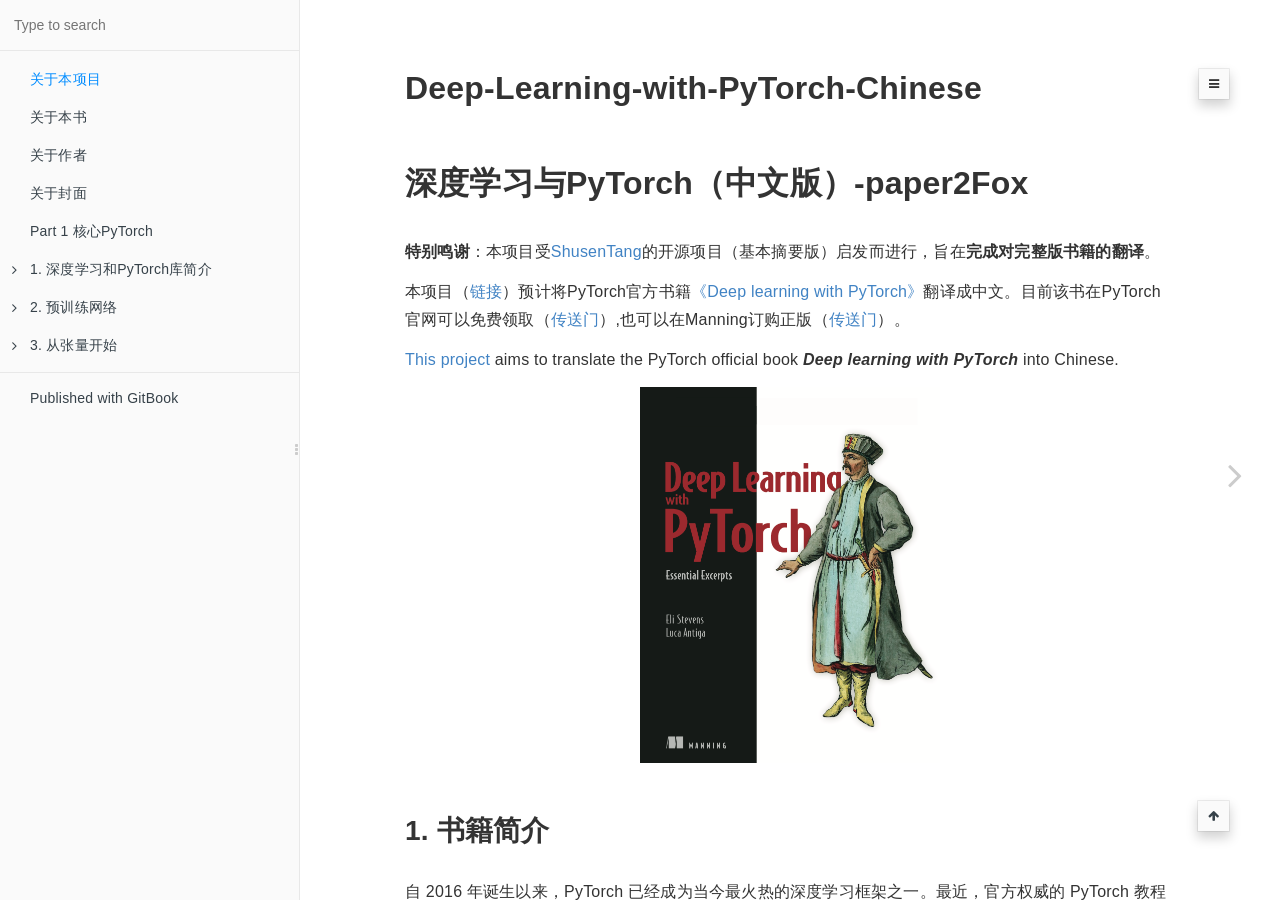
<file: index.html>
<!DOCTYPE HTML>
<html lang="" >
    <head>
        <meta charset="UTF-8">
        <meta content="text/html; charset=utf-8" http-equiv="Content-Type">
        <title>关于本项目 · 深度学习与PyTorch（中文版）</title>
        <meta http-equiv="X-UA-Compatible" content="IE=edge" />
        <meta name="description" content="">
        <meta name="generator" content="GitBook 3.2.3">
        <meta name="author" content="译者：paper2Fox">
        
        
    
    <link rel="stylesheet" href="gitbook/style.css">

    
            
                
                <link rel="stylesheet" href="gitbook/gitbook-plugin-search-pro/search.css">
                
            
                
                <link rel="stylesheet" href="gitbook/gitbook-plugin-prism/prism-solarizedlight.css">
                
            
                
                <link rel="stylesheet" href="gitbook/gitbook-plugin-bibtex-indexed-cite/style.css">
                
            
                
                <link rel="stylesheet" href="gitbook/gitbook-plugin-anchor-navigation-ex/style/plugin.css">
                
            
                
                <link rel="stylesheet" href="gitbook/gitbook-plugin-page-footer-ex/style/plugin.css">
                
            
                
                <link rel="stylesheet" href="gitbook/gitbook-plugin-splitter/splitter.css">
                
            
                
                <link rel="stylesheet" href="gitbook/gitbook-plugin-code/plugin.css">
                
            
                
                <link rel="stylesheet" href="gitbook/gitbook-plugin-expandable-chapters-small/expandable-chapters-small.css">
                
            
                
                <link rel="stylesheet" href="gitbook/gitbook-plugin-katex/katex.min.css">
                
            
                
                <link rel="stylesheet" href="gitbook/gitbook-plugin-auto-scroll-table/website.css">
                
            
                
                <link rel="stylesheet" href="gitbook/gitbook-plugin-fontsettings/website.css">
                
            
        

    

    
        
    
        
    
        
    
        
    
        
    
        
    

        
    
    
    
    <meta name="HandheldFriendly" content="true"/>
    <meta name="viewport" content="width=device-width, initial-scale=1, user-scalable=no">
    <meta name="apple-mobile-web-app-capable" content="yes">
    <meta name="apple-mobile-web-app-status-bar-style" content="black">
    <link rel="apple-touch-icon-precomposed" sizes="152x152" href="gitbook/images/apple-touch-icon-precomposed-152.png">
    <link rel="shortcut icon" href="gitbook/images/favicon.ico" type="image/x-icon">

    
    <link rel="next" href="about/about_this_book.html" />
    
    

    <style>
    @media only screen and (max-width: 640px) {
        .book-header .hidden-mobile {
            display: none;
        }
    }
    </style>
    <script>
        window["gitbook-plugin-github-buttons"] = {"buttons":[{"user":"paper2Fox","repo":"Deep-Learning-with-PyTorch-Chinese","type":["star","watch","fork"],"size":"large","count":true}]};
    </script>

    </head>
    <body>
        
<div class="book">
    <div class="book-summary">
        
            
<div id="book-search-input" role="search">
    <input type="text" placeholder="Type to search" />
</div>

            
                <nav role="navigation">
                


<ul class="summary">
    
    

    

    
        
        
    
        <li class="chapter active" data-level="1.1" data-path="./">
            
                <a href="./">
            
                    
                    关于本项目
            
                </a>
            

            
        </li>
    
        <li class="chapter " data-level="1.2" data-path="about/about_this_book.html">
            
                <a href="about/about_this_book.html">
            
                    
                    关于本书
            
                </a>
            

            
        </li>
    
        <li class="chapter " data-level="1.3" data-path="about/about_the_authors.html">
            
                <a href="about/about_the_authors.html">
            
                    
                    关于作者
            
                </a>
            

            
        </li>
    
        <li class="chapter " data-level="1.4" data-path="about/about_the_cover_illustration.html">
            
                <a href="about/about_the_cover_illustration.html">
            
                    
                    关于封面
            
                </a>
            

            
        </li>
    
        <li class="chapter " data-level="1.5" data-path="Chapter1/1.0.html">
            
                <a href="Chapter1/1.0.html">
            
                    
                    Part 1 核心PyTorch
            
                </a>
            

            
        </li>
    
        <li class="chapter " data-level="1.6" data-path="Chapter1/1.1.html">
            
                <a href="Chapter1/1.1.html">
            
                    
                    1. 深度学习和PyTorch库简介
            
                </a>
            

            
            <ul class="articles">
                
    
        <li class="chapter " data-level="1.6.1" data-path="Chapter1/1.1.html">
            
                <a href="Chapter1/1.1.html#chap1-1">
            
                    
                    1.1 深度学习革命
            
                </a>
            

            
        </li>
    
        <li class="chapter " data-level="1.6.2" data-path="Chapter1/1.1.html">
            
                <a href="Chapter1/1.1.html#chap1-2">
            
                    
                    1.2 深度学习：PyTorch
            
                </a>
            

            
        </li>
    
        <li class="chapter " data-level="1.6.3" data-path="Chapter1/1.1.html">
            
                <a href="Chapter1/1.1.html#chap1-3">
            
                    
                    1.3 为什么使用深度学习
            
                </a>
            

            
        </li>
    
        <li class="chapter " data-level="1.6.4" data-path="Chapter1/1.1.html">
            
                <a href="Chapter1/1.1.html#chap1-4">
            
                    
                    1.4 概述PyTorch如何支持深度学习项目
            
                </a>
            

            
        </li>
    
        <li class="chapter " data-level="1.6.5" data-path="Chapter1/1.1.html">
            
                <a href="Chapter1/1.1.html#chap1-5">
            
                    
                    1.5 硬件和软件要求
            
                </a>
            

            
        </li>
    
        <li class="chapter " data-level="1.6.6" data-path="Chapter1/1.1.html">
            
                <a href="Chapter1/1.1.html#chap1-6">
            
                    
                    1.6 练习
            
                </a>
            

            
        </li>
    
        <li class="chapter " data-level="1.6.7" data-path="Chapter1/1.1.html">
            
                <a href="Chapter1/1.1.html#chap1-7">
            
                    
                    1.7 小结
            
                </a>
            

            
        </li>
    

            </ul>
            
        </li>
    
        <li class="chapter " data-level="1.7" data-path="Chapter2/2.1.html">
            
                <a href="Chapter2/2.1.html">
            
                    
                    2. 预训练网络
            
                </a>
            

            
            <ul class="articles">
                
    
        <li class="chapter " data-level="1.7.1" data-path="Chapter2/2.1.html">
            
                <a href="Chapter2/2.1.html#chap2-1">
            
                    
                    2.1 一种可识别图像主体的预训练网络
            
                </a>
            

            
        </li>
    
        <li class="chapter " data-level="1.7.2" data-path="Chapter2/2.1.html">
            
                <a href="Chapter2/2.1.html#chap2-2">
            
                    
                    2.2 一种从伪到真的预训练模型
            
                </a>
            

            
        </li>
    
        <li class="chapter " data-level="1.7.3" data-path="Chapter2/2.1.html">
            
                <a href="Chapter2/2.1.html#chap2-3">
            
                    
                    2.3 一种描述场景的预训练网络
            
                </a>
            

            
        </li>
    
        <li class="chapter " data-level="1.7.4" data-path="Chapter2/2.1.html">
            
                <a href="Chapter2/2.1.html#chap2-4">
            
                    
                    2.4 Torch Hub
            
                </a>
            

            
        </li>
    
        <li class="chapter " data-level="1.7.5" data-path="Chapter2/2.1.html">
            
                <a href="Chapter2/2.1.html#chap2-5">
            
                    
                    2.5 结论
            
                </a>
            

            
        </li>
    
        <li class="chapter " data-level="1.7.6" data-path="Chapter2/2.1.html">
            
                <a href="Chapter2/2.1.html#chap2-6">
            
                    
                    2.6 练习
            
                </a>
            

            
        </li>
    
        <li class="chapter " data-level="1.7.7" data-path="Chapter2/2.1.html">
            
                <a href="Chapter2/2.1.html#chap2-7">
            
                    
                    2.7 小结
            
                </a>
            

            
        </li>
    

            </ul>
            
        </li>
    
        <li class="chapter " data-level="1.8" data-path="Chapter3/3.1.html">
            
                <a href="Chapter3/3.1.html">
            
                    
                    3. 从张量开始
            
                </a>
            

            
            <ul class="articles">
                
    
        <li class="chapter " data-level="1.8.1" data-path="Chapter3/3.1.html">
            
                <a href="Chapter3/3.1.html#chap3-1">
            
                    
                    3.1 浮点数世界
            
                </a>
            

            
        </li>
    
        <li class="chapter " data-level="1.8.2" data-path="Chapter3/3.1.html">
            
                <a href="Chapter3/3.1.html#chap3-2">
            
                    
                    3.2 张量：多维数组
            
                </a>
            

            
        </li>
    
        <li class="chapter " data-level="1.8.3" data-path="Chapter3/3.1.html">
            
                <a href="Chapter3/3.1.html#chap3-3">
            
                    
                    3.3 索引张量
            
                </a>
            

            
        </li>
    
        <li class="chapter " data-level="1.8.4" data-path="Chapter3/3.1.html">
            
                <a href="Chapter3/3.1.html#chap3-4">
            
                    
                    3.4 命名张量
            
                </a>
            

            
        </li>
    
        <li class="chapter " data-level="1.8.5" data-path="Chapter3/3.1.html">
            
                <a href="Chapter3/3.1.html#chap3-5">
            
                    
                    3.5 张量元素类型
            
                </a>
            

            
        </li>
    
        <li class="chapter " data-level="1.8.6" data-path="Chapter3/3.1.html">
            
                <a href="Chapter3/3.1.html#chap3-6">
            
                    
                    3.6 张量API
            
                </a>
            

            
        </li>
    
        <li class="chapter " data-level="1.8.7" data-path="Chapter3/3.1.html">
            
                <a href="Chapter3/3.1.html#chap3-7">
            
                    
                    3.7 张量：存储的风景
            
                </a>
            

            
        </li>
    
        <li class="chapter " data-level="1.8.8" data-path="Chapter3/3.1.html">
            
                <a href="Chapter3/3.1.html#chap3-8">
            
                    
                    3.8 张量元数据：尺寸、偏移和步长
            
                </a>
            

            
        </li>
    
        <li class="chapter " data-level="1.8.9" data-path="Chapter3/3.1.html">
            
                <a href="Chapter3/3.1.html#chap3-9">
            
                    
                    3.9 移动张量至GPU
            
                </a>
            

            
        </li>
    
        <li class="chapter " data-level="1.8.10" data-path="Chapter3/3.1.html">
            
                <a href="Chapter3/3.1.html#chap3-10">
            
                    
                    3.10 NumPy互操作性
            
                </a>
            

            
        </li>
    
        <li class="chapter " data-level="1.8.11" data-path="Chapter3/3.1.html">
            
                <a href="Chapter3/3.1.html#chap3-11">
            
                    
                    3.11 广义张量也是张量
            
                </a>
            

            
        </li>
    
        <li class="chapter " data-level="1.8.12" data-path="Chapter3/3.1.html">
            
                <a href="Chapter3/3.1.html#chap3-12">
            
                    
                    3.12 序列化张量
            
                </a>
            

            
        </li>
    
        <li class="chapter " data-level="1.8.13" data-path="Chapter3/3.1.html">
            
                <a href="Chapter3/3.1.html#chap3-13">
            
                    
                    3.13 结论
            
                </a>
            

            
        </li>
    
        <li class="chapter " data-level="1.8.14" data-path="Chapter3/3.1.html">
            
                <a href="Chapter3/3.1.html#chap3-14">
            
                    
                    3.14 练习
            
                </a>
            

            
        </li>
    
        <li class="chapter " data-level="1.8.15" data-path="Chapter3/3.1.html">
            
                <a href="Chapter3/3.1.html#chap3-15">
            
                    
                    3.15 小结
            
                </a>
            

            
        </li>
    

            </ul>
            
        </li>
    

    

    <li class="divider"></li>

    <li>
        <a href="https://www.gitbook.com" target="blank" class="gitbook-link">
            Published with GitBook
        </a>
    </li>
</ul>


                </nav>
            
        
    </div>

    <div class="book-body">
        
            <div class="body-inner">
                
                    

<div class="book-header" role="navigation">
    

    <!-- Title -->
    <h1>
        <i class="fa fa-circle-o-notch fa-spin"></i>
        <a href="." >关于本项目</a>
    </h1>
</div>




                    <div class="page-wrapper" tabindex="-1" role="main">
                        <div class="page-inner">
                            
<div id="book-search-results">
    <div class="search-noresults">
    
                                <section class="normal markdown-section">
                                
                                <div id="anchor-navigation-ex-navbar"><i class="fa fa-navicon"></i><ul><li><span class="title-icon "></span><a href="#deep-learning-with-pytorch-chinese"><b></b>Deep-Learning-with-PyTorch-Chinese</a></li><li><span class="title-icon "></span><a href="#&#x6DF1;&#x5EA6;&#x5B66;&#x4E60;&#x4E0E;pytorch&#xFF08;&#x4E2D;&#x6587;&#x7248;&#xFF09;-paper2fox"><b></b>&#x6DF1;&#x5EA6;&#x5B66;&#x4E60;&#x4E0E;PyTorch&#xFF08;&#x4E2D;&#x6587;&#x7248;&#xFF09;-paper2Fox</a></li><ul><li><span class="title-icon "></span><a href="#1-&#x4E66;&#x7C4D;&#x7B80;&#x4ECB;"><b></b>1. &#x4E66;&#x7C4D;&#x7B80;&#x4ECB;</a></li><li><span class="title-icon "></span><a href="#2-&#x9879;&#x76EE;&#x7B80;&#x4ECB;"><b></b>2. &#x9879;&#x76EE;&#x7B80;&#x4ECB;</a></li><li><span class="title-icon "></span><a href="#httpspaper2foxgithubiodeep-learning-with-pytorch-chinese"><b></b>https://paper2fox.github.io/Deep-Learning-with-PyTorch-Chinese/</a></li><li><span class="title-icon "></span><a href="#3-&#x76EE;&#x5F55;"><b></b>3. &#x76EE;&#x5F55;</a></li><li><span class="title-icon "></span><a href="#4-&#x58F0;&#x660E;"><b></b>4. &#x58F0;&#x660E;</a></li><li><span class="title-icon "></span><a href="#license"><b></b>LICENSE</a></li></ul></ul></div><a href="#deep-learning-with-pytorch-chinese" id="anchorNavigationExGoTop"><i class="fa fa-arrow-up"></i></a><h1 id="deep-learning-with-pytorch-chinese"><a name="deep-learning-with-pytorch-chinese" class="anchor-navigation-ex-anchor" href="#deep-learning-with-pytorch-chinese"><i class="fa fa-link" aria-hidden="true"></i></a>Deep-Learning-with-PyTorch-Chinese</h1>
<h1 id="&#x6DF1;&#x5EA6;&#x5B66;&#x4E60;&#x4E0E;pytorch&#xFF08;&#x4E2D;&#x6587;&#x7248;&#xFF09;-paper2fox"><a name="&#x6DF1;&#x5EA6;&#x5B66;&#x4E60;&#x4E0E;pytorch&#xFF08;&#x4E2D;&#x6587;&#x7248;&#xFF09;-paper2fox" class="anchor-navigation-ex-anchor" href="#&#x6DF1;&#x5EA6;&#x5B66;&#x4E60;&#x4E0E;pytorch&#xFF08;&#x4E2D;&#x6587;&#x7248;&#xFF09;-paper2fox"><i class="fa fa-link" aria-hidden="true"></i></a>&#x6DF1;&#x5EA6;&#x5B66;&#x4E60;&#x4E0E;PyTorch&#xFF08;&#x4E2D;&#x6587;&#x7248;&#xFF09;-paper2Fox</h1>
<p><strong>&#x7279;&#x522B;&#x9E23;&#x8C22;</strong>&#xFF1A;&#x672C;&#x9879;&#x76EE;&#x53D7;<a href="https://github.com/ShusenTang/Deep-Learning-with-PyTorch-Chinese" target="_blank">ShusenTang</a>&#x7684;&#x5F00;&#x6E90;&#x9879;&#x76EE;&#xFF08;&#x57FA;&#x672C;&#x6458;&#x8981;&#x7248;&#xFF09;&#x542F;&#x53D1;&#x800C;&#x8FDB;&#x884C;&#xFF0C;&#x65E8;&#x5728;<strong>&#x5B8C;&#x6210;&#x5BF9;&#x5B8C;&#x6574;&#x7248;&#x4E66;&#x7C4D;&#x7684;&#x7FFB;&#x8BD1;</strong>&#x3002;</p>
<p>&#x672C;&#x9879;&#x76EE;&#xFF08;<a href="https://github.com/paper2Fox/Deep-Learning-with-PyTorch-Chinese" target="_blank">&#x94FE;&#x63A5;</a>&#xFF09;&#x9884;&#x8BA1;&#x5C06;PyTorch&#x5B98;&#x65B9;&#x4E66;&#x7C4D;<a href="https://pytorch.org/deep-learning-with-pytorch" target="_blank">&#x300A;Deep learning with PyTorch&#x300B;</a>&#x7FFB;&#x8BD1;&#x6210;&#x4E2D;&#x6587;&#x3002;&#x76EE;&#x524D;&#x8BE5;&#x4E66;&#x5728;PyTorch&#x5B98;&#x7F51;&#x53EF;&#x4EE5;&#x514D;&#x8D39;&#x9886;&#x53D6;&#xFF08;<a href="https://pytorch.org/assets/deep-learning/Deep-Learning-with-PyTorch.pdf" target="_blank">&#x4F20;&#x9001;&#x95E8;</a>&#xFF09;,&#x4E5F;&#x53EF;&#x4EE5;&#x5728;Manning&#x8BA2;&#x8D2D;&#x6B63;&#x7248;&#xFF08;<a href="https://www.manning.com/books/deep-learning-with-pytorch" target="_blank">&#x4F20;&#x9001;&#x95E8;</a>&#xFF09;&#x3002;</p>
<p><a href="https://github.com/paper2Fox/Deep-Learning-with-PyTorch-Chinese" target="_blank">This project</a> aims to translate the PyTorch official book <strong><em>Deep learning with PyTorch</em></strong> into Chinese.</p>
<div align="center">
<img width="300" src="img/cover.png" alt="cover">
</div>

<h2 id="1-&#x4E66;&#x7C4D;&#x7B80;&#x4ECB;"><a name="1-&#x4E66;&#x7C4D;&#x7B80;&#x4ECB;" class="anchor-navigation-ex-anchor" href="#1-&#x4E66;&#x7C4D;&#x7B80;&#x4ECB;"><i class="fa fa-link" aria-hidden="true"></i></a>1. &#x4E66;&#x7C4D;&#x7B80;&#x4ECB;</h2>
<p>&#x81EA; 2016 &#x5E74;&#x8BDE;&#x751F;&#x4EE5;&#x6765;&#xFF0C;PyTorch &#x5DF2;&#x7ECF;&#x6210;&#x4E3A;&#x5F53;&#x4ECA;&#x6700;&#x706B;&#x70ED;&#x7684;&#x6DF1;&#x5EA6;&#x5B66;&#x4E60;&#x6846;&#x67B6;&#x4E4B;&#x4E00;&#x3002;&#x6700;&#x8FD1;&#xFF0C;&#x5B98;&#x65B9;&#x6743;&#x5A01;&#x7684; PyTorch &#x6559;&#x7A0B;&#x4E66;&#x300A;Deep learning with PyTorch&#x300B;&#x7EC8;&#x4E8E;&#x95EE;&#x4E16;&#x4E86;&#xFF0C;&#x6D88;&#x606F;&#x4E00;&#x51FA;&#x5C31;&#x83B7;&#x5F97;&#x5DE8;&#x4F6C; Yann LeCun &#x529B;&#x8350;&#xFF0C;&#x662F;&#x5165;&#x95E8;PyTorch&#x53CA;&#x6DF1;&#x5EA6;&#x5B66;&#x4E60;&#x7684;&#x7EDD;&#x4F73;&#x6559;&#x6750;&#x3002;&#x4F5C;&#x8005;&#xFF1A;<strong>ELI STEVENS, LUCA ANTIGA, AND THOMAS VIEHMANN</strong></p>
<div align="center">
<img width="350" src="img/twitter.png" alt="twitter">
</div>

<p>&#x76EE;&#x524D;&#xFF0C;<a href="https://pytorch.org/assets/deep-learning/Deep-Learning-with-PyTorch.pdf" target="_blank">PyTorch&#x5B98;&#x7F51;&#x63D0;&#x4F9B;&#x7684;PDF</a>&#x5DF2;&#x7ECF;&#x662F;<strong>2020&#x5E74;7&#x6708;&#x6B63;&#x5F0F;&#x51FA;&#x7248;</strong>&#x7684;&#x5B8C;&#x6574;&#x7248;&#xFF0C;&#x5171;<strong>522</strong>&#x9875;&#xFF0C;&#x5185;&#x5BB9;&#x5171;&#x5305;&#x62EC;&#x4EE5;&#x4E0B;&#x4E09;&#x5927;&#x90E8;&#x5206;&#xFF1A;</p>
<ol>
<li>&#x6838;&#x5FC3;PyTorch&#xFF08;&#x7B2C;1-8&#x7AE0;&#xFF09;</li>
<li>&#x4ECE;&#x73B0;&#x5B9E;&#x4E16;&#x754C;&#x4E2D;&#x7684;&#x56FE;&#x50CF;&#x4E2D;&#x5B66;&#x4E60;&#xFF1A;&#x80BA;&#x764C;&#x7684;&#x65E9;&#x671F;&#x53D1;&#x73B0;&#xFF08;&#x7B2C;9-14&#x7AE0;&#xFF09;</li>
<li>&#x90E8;&#x7F72;&#xFF08;&#x7B2C;15&#x7AE0;&#xFF09;</li>
</ol>
<p>&#x8BE5;&#x4E66;&#x63D0;&#x4F9B;&#x4E86;&#x8BE6;&#x7EC6;&#x7684;&#x52A8;&#x624B;&#x5165;&#x95E8;&#xFF0C;&#x4ECB;&#x7ECD;&#x4E86;&#x5982;&#x4F55;&#x4F7F;&#x7528;&#x6D41;&#x884C;&#x7684;&#x5F00;&#x6E90;&#x673A;&#x5668;&#x5B66;&#x4E60;&#x6846;&#x67B6;<strong>PyTorch</strong>&#x6784;&#x5EFA;&#x548C;&#x8BAD;&#x7EC3;&#x795E;&#x7ECF;&#x7F51;&#x7EDC;&#x3002;&#x5185;&#x5BB9;&#x6DB5;&#x76D6;&#xFF1A;</p>
<ul>
<li>&#x6DF1;&#x5EA6;&#x5B66;&#x4E60;&#x548C;PyTorch&#x5E93;&#x7B80;&#x4ECB;</li>
<li>&#x9884;&#x8BAD;&#x7EC3;&#x7F51;&#x7EDC;</li>
<li>&#x5F20;&#x91CF;</li>
<li>&#x5B66;&#x4E60;&#x673A;&#x5236;</li>
<li>&#x4F7F;&#x7528;&#x795E;&#x7ECF;&#x7F51;&#x7EDC;&#x62DF;&#x5408;&#x6570;&#x636E;</li>
<li>&#x4F7F;&#x7528;&#x5377;&#x79EF;&#x6CDB;&#x5316;</li>
<li>&#x771F;&#x5B9E;&#x793A;&#x4F8B;&#xFF1A;&#x5EFA;&#x7ACB;&#x7528;&#x4E8E;&#x764C;&#x75C7;&#x68C0;&#x6D4B;&#x7684;&#x795E;&#x7ECF;&#x7F51;&#x7EDC;</li>
<li>&#x90E8;&#x7F72;&#x5230;&#x751F;&#x4EA7;</li>
</ul>
<p><strong>&#x539F;&#x4E66;&#x7684;GitHub</strong><a href="https://github.com/deep-learning-with-pytorch/dlwpt-code" target="_blank">&#x94FE;&#x63A5;</a>&#x63D0;&#x4F9B;&#x4E86;&#x53EF;&#x8FD0;&#x884C;&#x4EE3;&#x7801;&#x548C;&#x6570;&#x636E;&#x96C6;&#x4E0B;&#x8F7D;&#xFF0C;&#x672C;&#x9879;&#x76EE;&#x4E0D;&#x518D;&#x53E6;&#x884C;&#x642C;&#x8FD0;&#xFF0C;&#x8BF7;&#x8BFB;&#x8005;&#x4EEC;&#x79FB;&#x6B65;&#x539F;&#x8D34;&#x3002;</p>
<p><strong>Manning</strong>&#x8D2D;&#x4E70;&#x4E0B;&#x8F7D;&#x94FE;&#x63A5;: <a href="https://www.manning.com/books/deep-learning-with-pytorch" target="_blank">https://www.manning.com/books/deep-learning-with-pytorch</a></p>
<p><strong>Amazon</strong>&#x8D2D;&#x4E70;&#x4E0B;&#x8F7D;&#x94FE;&#x63A5;: <a href="https://amzn.to/38Iwrff" target="_blank">https://amzn.to/38Iwrff</a> (affiliate link)</p>
<p>&#x539F;&#x4E66;&#x52D8;&#x8BEF;&#x53EF;&#x4EE5;&#x5728;manning &#x67E5;&#x627E;, &#x6216;&#x8005;&#x67E5;&#x770B; <a href="https://deep-learning-with-pytorch.github.io/dlwpt-code/errata.html" target="_blank">https://deep-learning-with-pytorch.github.io/dlwpt-code/errata.html</a></p>
<h2 id="2-&#x9879;&#x76EE;&#x7B80;&#x4ECB;"><a name="2-&#x9879;&#x76EE;&#x7B80;&#x4ECB;" class="anchor-navigation-ex-anchor" href="#2-&#x9879;&#x76EE;&#x7B80;&#x4ECB;"><i class="fa fa-link" aria-hidden="true"></i></a>2. &#x9879;&#x76EE;&#x7B80;&#x4ECB;</h2>
<p><strong>&#x672C;&#x9879;&#x76EE;&#x8BA1;&#x5212;&#x5C06;&#x539F;&#x4E66;&#x7FFB;&#x8BD1;&#x6210;&#x4E2D;&#x6587;&#xFF0C;&#x76EE;&#x524D;&#x6B63;&#x6301;&#x7EED;&#x66F4;&#x65B0;&#x4E2D;&#x3002;</strong></p>
<p><strong>&#x300A;&#x6DF1;&#x5EA6;&#x5B66;&#x4E60;&#x4E0E;PyTorch&#x300B;</strong> &#x9762;&#x5411;&#x5BF9;PyTorch&#x611F;&#x5174;&#x8DA3;&#xFF0C;&#x5C24;&#x5176;&#x662F;&#x60F3;&#x5FEB;&#x901F;&#x5165;&#x95E8;PyTorch&#x7684;&#x7AE5;&#x978B;&#x3002;&#x672C;&#x9879;&#x76EE;&#x5E76;&#x4E0D;&#x8981;&#x6C42;&#x4F60;&#x6709;&#x4EFB;&#x4F55;&#x6DF1;&#x5EA6;&#x5B66;&#x4E60;&#x6216;&#x8005;&#x673A;&#x5668;&#x5B66;&#x4E60;&#x7684;&#x80CC;&#x666F;&#x77E5;&#x8BC6;&#xFF0C;&#x4F60;&#x53EA;&#x9700;&#x4E86;&#x89E3;&#x57FA;&#x7840;&#x7684;&#x6570;&#x5B66;&#x548C;&#x7F16;&#x7A0B;&#xFF0C;&#x5982;&#x57FA;&#x7840;&#x7684;&#x7EBF;&#x6027;&#x4EE3;&#x6570;&#x3001;&#x5FAE;&#x5206;&#x548C;&#x6982;&#x7387;&#xFF0C;&#x4EE5;&#x53CA;&#x57FA;&#x7840;&#x7684;Python&#x7F16;&#x7A0B;&#x3002;&#x76F8;&#x6BD4;&#x4E8E;&#x5176;&#x4ED6;&#x7684;&#x53C2;&#x8003;&#x578B;&#x6559;&#x6750;&#xFF0C;&#x8FD9;&#x672C;&#x4E66;&#x662F;&#x901A;&#x8FC7;&#x9010;&#x6B65;&#x6DF1;&#x5165;&#x8FDB;&#x800C;&#x638C;&#x63E1;PyTorch&#x7684;&#x4E0D;&#x4E8C;&#x4E4B;&#x9009;&#x3002;</p>
<p>&#x672C;<a href="https://github.com/paper2Fox/Deep-Learning-with-PyTorch-Chinese" target="_blank">&#x4ED3;&#x5E93;</a>&#x7684;master&#x5206;&#x652F;&#x5C06;&#x63D0;&#x4F9B;markdown&#x683C;&#x5F0F;&#x7684;&#x4E2D;&#x6587;&#x7FFB;&#x8BD1;&#xFF0C;&#x540E;&#x7EED;&#x4F1A;&#x63A8;&#x51FA;&#x53EF;&#x4F9B;&#x4E0B;&#x8F7D;&#x7684;&#x7248;&#x672C;&#x3002;&#x76EE;&#x524D;&#x6682;&#x65F6;&#x4EC5;&#x63D0;&#x4F9B;<strong>Gitbook&#x5728;&#x7EBF;&#x9884;&#x89C8;</strong>&#x3002;</p>
<p><strong>&#x5728;&#x7EBF;&#x9884;&#x89C8;&#xFF1A;</strong></p>
<h2 id="httpspaper2foxgithubiodeep-learning-with-pytorch-chinese"><a name="httpspaper2foxgithubiodeep-learning-with-pytorch-chinese" class="anchor-navigation-ex-anchor" href="#httpspaper2foxgithubiodeep-learning-with-pytorch-chinese"><i class="fa fa-link" aria-hidden="true"></i></a><a href="https://paper2fox.github.io/Deep-Learning-with-PyTorch-Chinese/" target="_blank">https://paper2fox.github.io/Deep-Learning-with-PyTorch-Chinese/</a></h2>
<p>&#x6B22;&#x8FCE;&#x5BF9;&#x672C;&#x9879;&#x76EE;&#x505A;&#x51FA;&#x8D21;&#x732E;&#x6216;&#x63D0;&#x51FA;issue&#x3002;</p>
<h2 id="3-&#x76EE;&#x5F55;"><a name="3-&#x76EE;&#x5F55;" class="anchor-navigation-ex-anchor" href="#3-&#x76EE;&#x5F55;"><i class="fa fa-link" aria-hidden="true"></i></a>3. &#x76EE;&#x5F55;</h2>
<ul>
<li><a href="./">&#x5173;&#x4E8E;&#x672C;&#x9879;&#x76EE;</a></li>
<li><a href="about/about_this_book.html">&#x5173;&#x4E8E;&#x672C;&#x4E66;</a></li>
<li><a href="about/about_the_authors.html">&#x5173;&#x4E8E;&#x4F5C;&#x8005;</a></li>
<li><p><a href="about/about_the_cover_illustration.html">&#x5173;&#x4E8E;&#x5C01;&#x9762;</a></p>
</li>
<li><p><a href="Chapter1/1.0.html">Part 1 &#x6838;&#x5FC3;PyTorch</a></p>
</li>
<li><a href="Chapter1/1.1.html">1. &#x6DF1;&#x5EA6;&#x5B66;&#x4E60;&#x548C;PyTorch&#x5E93;&#x7B80;&#x4ECB;</a><ul>
<li><a href="Chapter1/1.1.html#chap1-1">1.1 &#x6DF1;&#x5EA6;&#x5B66;&#x4E60;&#x9769;&#x547D;</a></li>
<li><a href="Chapter1/1.1.html#chap1-2">1.2 &#x6DF1;&#x5EA6;&#x5B66;&#x4E60;&#xFF1A;PyTorch</a></li>
<li><a href="Chapter1/1.1.html#chap1-3">1.3 &#x4E3A;&#x4EC0;&#x4E48;&#x4F7F;&#x7528;&#x6DF1;&#x5EA6;&#x5B66;&#x4E60;</a> </li>
<li><a href="Chapter1/1.1.html#chap1-4">1.4 &#x6982;&#x8FF0;PyTorch&#x5982;&#x4F55;&#x652F;&#x6301;&#x6DF1;&#x5EA6;&#x5B66;&#x4E60;&#x9879;&#x76EE;</a>   </li>
<li><a href="Chapter1/1.1.html#chap1-5">1.5 &#x786C;&#x4EF6;&#x548C;&#x8F6F;&#x4EF6;&#x8981;&#x6C42;</a>  </li>
<li><a href="Chapter1/1.1.html#chap1-6">1.6 &#x7EC3;&#x4E60;</a>  </li>
<li><a href="Chapter1/1.1.html#chap1-7">1.7 &#x5C0F;&#x7ED3;</a></li>
</ul>
</li>
<li><a href="Chapter2/2.1.html">2. &#x9884;&#x8BAD;&#x7EC3;&#x7F51;&#x7EDC;</a>     <ul>
<li><a href="Chapter2/2.1.html#chap2-1">2.1 &#x4E00;&#x79CD;&#x53EF;&#x8BC6;&#x522B;&#x56FE;&#x50CF;&#x4E3B;&#x4F53;&#x7684;&#x9884;&#x8BAD;&#x7EC3;&#x7F51;&#x7EDC;</a></li>
<li><a href="Chapter2/2.1.html#chap2-2">2.2 &#x4E00;&#x79CD;&#x4ECE;&#x4F2A;&#x5230;&#x771F;&#x7684;&#x9884;&#x8BAD;&#x7EC3;&#x6A21;&#x578B;</a></li>
<li><a href="Chapter2/2.1.html#chap2-3">2.3 &#x4E00;&#x79CD;&#x63CF;&#x8FF0;&#x573A;&#x666F;&#x7684;&#x9884;&#x8BAD;&#x7EC3;&#x7F51;&#x7EDC;</a></li>
<li><a href="Chapter2/2.1.html#chap2-4">2.4 Torch Hub</a></li>
<li><a href="Chapter2/2.1.html#chap2-5">2.5 &#x7ED3;&#x8BBA;</a></li>
<li><a href="Chapter2/2.1.html#chap2-6">2.6 &#x7EC3;&#x4E60;</a></li>
<li><a href="Chapter2/2.1.html#chap2-7">2.7 &#x5C0F;&#x7ED3;</a></li>
</ul>
</li>
<li><a href="Chapter3/3.1.html">3. &#x4ECE;&#x5F20;&#x91CF;&#x5F00;&#x59CB;</a>     <ul>
<li><a href="Chapter3/3.1.html#chap3-1">3.1 &#x6D6E;&#x70B9;&#x6570;&#x4E16;&#x754C;</a></li>
<li><a href="Chapter3/3.1.html#chap3-2">3.2 &#x5F20;&#x91CF;&#xFF1A;&#x591A;&#x7EF4;&#x6570;&#x7EC4;</a></li>
<li><a href="Chapter3/3.1.html#chap3-3">3.3 &#x7D22;&#x5F15;&#x5F20;&#x91CF;</a></li>
<li><a href="Chapter3/3.1.html#chap3-4">3.4 &#x547D;&#x540D;&#x5F20;&#x91CF;</a></li>
<li><a href="Chapter3/3.1.html#chap3-5">3.5 &#x5F20;&#x91CF;&#x5143;&#x7D20;&#x7C7B;&#x578B;</a></li>
<li><a href="Chapter3/3.1.html#chap3-6">3.6 &#x5F20;&#x91CF;API</a></li>
<li><a href="Chapter3/3.1.html#chap3-7">3.7 &#x5F20;&#x91CF;&#xFF1A;&#x5B58;&#x50A8;&#x7684;&#x98CE;&#x666F;</a></li>
<li><a href="Chapter3/3.1.html#chap3-8">3.8 &#x5F20;&#x91CF;&#x5143;&#x6570;&#x636E;&#xFF1A;&#x5C3A;&#x5BF8;&#x3001;&#x504F;&#x79FB;&#x548C;&#x6B65;&#x957F;</a></li>
<li><a href="Chapter3/3.1.html#chap3-9">3.9 &#x79FB;&#x52A8;&#x5F20;&#x91CF;&#x81F3;GPU</a></li>
<li><a href="Chapter3/3.1.html#chap3-10">3.10 NumPy&#x4E92;&#x64CD;&#x4F5C;&#x6027;</a></li>
<li><a href="Chapter3/3.1.html#chap3-11">3.11 &#x5E7F;&#x4E49;&#x5F20;&#x91CF;&#x4E5F;&#x662F;&#x5F20;&#x91CF;</a></li>
<li><a href="Chapter3/3.1.html#chap3-12">3.12 &#x5E8F;&#x5217;&#x5316;&#x5F20;&#x91CF;</a></li>
<li><a href="Chapter3/3.1.html#chap3-13">3.13 &#x7ED3;&#x8BBA;</a></li>
<li><a href="Chapter3/3.1.html#chap3-14">3.14 &#x7EC3;&#x4E60;</a></li>
<li><a href="Chapter3/3.1.html#chap3-15">3.15 &#x5C0F;&#x7ED3;</a></li>
</ul>
</li>
</ul>
<p><strong>&#x672A;&#x5B8C;&#x5F85;&#x7EED;</strong></p>
<h2 id="4-&#x58F0;&#x660E;"><a name="4-&#x58F0;&#x660E;" class="anchor-navigation-ex-anchor" href="#4-&#x58F0;&#x660E;"><i class="fa fa-link" aria-hidden="true"></i></a>4. &#x58F0;&#x660E;</h2>
<ul>
<li>&#x8BD1;&#x8005;&#x7EAF;&#x7CB9;&#x51FA;&#x4E8E;&#x5B66;&#x4E60;&#x76EE;&#x7684;&#x4E0E;&#x4E2A;&#x4EBA;&#x5174;&#x8DA3;&#x800C;&#x8FDB;&#x884C;&#x7FFB;&#x8BD1;&#xFF0C;&#x4E0D;&#x8FFD;&#x6C42;&#x4EFB;&#x4F55;&#x7ECF;&#x6D4E;&#x5229;&#x76CA;&#xFF1B;</li>
<li>&#x672C;&#x9879;&#x76EE;&#x4EC5;&#x9650;&#x4E8E;&#x5B66;&#x4E60;&#x7814;&#x7A76;&#x76EE;&#x7684;&#x7684;&#x4F7F;&#x7528;&#xFF0C;&#x8BD1;&#x8005;&#x4FDD;&#x7559;&#x5BF9;&#x6B64;&#x9879;&#x76EE;&#x7684;&#x7F72;&#x540D;&#x6743;&#xFF0C;&#x4EFB;&#x4F55;&#x8F6C;&#x8F7D;&#x5FC5;&#x987B;&#x6CE8;&#x660E;&#x51FA;&#x5904;&#xFF0C;&#x4F46;&#x4E0D;&#x5F97;&#x7528;&#x4E8E;&#x4EFB;&#x4F55;&#x5546;&#x4E1A;&#x7528;&#x9014;&#xFF1B;</li>
<li>&#x4F7F;&#x7528;&#x672C;&#x9879;&#x76EE;&#x5BF9;&#x539F;&#x8457;&#x7684;&#x4FB5;&#x6743;&#x884C;&#x4E3A;&#x6216;&#x8005;&#x8FDD;&#x53CD;&#x77E5;&#x8BC6;&#x4EA7;&#x6743;&#x4FDD;&#x62A4;&#x6CD5;&#x7684;&#x4EFB;&#x4F55;&#x884C;&#x4E3A;&#xFF0C;&#x4E0E;&#x8BD1;&#x8005;&#x65E0;&#x5173;&#xFF1B;</li>
<li>&#x6709;&#x80FD;&#x529B;&#x9605;&#x8BFB;&#x82F1;&#x6587;&#x4E66;&#x7C4D;&#x8005;&#x8BF7;&#x9605;&#x8BFB;&#x539F;&#x7248;&#x6216;&#x8D2D;&#x4E70;&#x5B8C;&#x6574;&#x7248;&#x4E66;&#x7C4D;&#x3002;</li>
</ul>
<h2 id="license"><a name="license" class="anchor-navigation-ex-anchor" href="#license"><i class="fa fa-link" aria-hidden="true"></i></a>LICENSE</h2>
<p>CC BY-NC&#xFF08;&#x7F72;&#x540D;-&#x975E;&#x5546;&#x4E1A;&#x6027;&#x4F7F;&#x7528;&#xFF09;4.0</p>
<footer class="page-footer-ex"> <span class="page-footer-ex-copyright"> By <a href="https://github.com/paper2Fox" target="_blank">paper2Fox</a>&#xFF0C;&#x4F7F;&#x7528;<a href="https://creativecommons.org/licenses/by-sa/4.0/" target="_blank">&#x77E5;&#x8BC6;&#x5171;&#x4EAB; &#x7F72;&#x540D;-&#x76F8;&#x540C;&#x65B9;&#x5F0F;&#x5171;&#x4EAB; 4.0&#x534F;&#x8BAE;</a>&#x53D1;&#x5E03; </span> &#xA0;&#xA0;&#xA0;&#xA0;&#xA0;&#xA0;&#xA0;&#xA0;&#xA0;&#xA0; <span class="page-footer-ex-footer-update"> &#x6B64;&#x9875;&#x9762;&#x4FEE;&#x8BA2;&#x4E8E;&#xFF1A; 2020-12-25 15:20:22 </span> </footer>
                                
                                </section>
                            
    </div>
    <div class="search-results">
        <div class="has-results">
            
            <h1 class="search-results-title"><span class='search-results-count'></span> results matching "<span class='search-query'></span>"</h1>
            <ul class="search-results-list"></ul>
            
        </div>
        <div class="no-results">
            
            <h1 class="search-results-title">No results matching "<span class='search-query'></span>"</h1>
            
        </div>
    </div>
</div>

                        </div>
                    </div>
                
            </div>

            
                
                
                <a href="about/about_this_book.html" class="navigation navigation-next navigation-unique" aria-label="Next page: 关于本书">
                    <i class="fa fa-angle-right"></i>
                </a>
                
            
        
    </div>

    <script>
        var gitbook = gitbook || [];
        gitbook.push(function() {
            gitbook.page.hasChanged({"page":{"title":"关于本项目","level":"1.1","depth":1,"next":{"title":"关于本书","level":"1.2","depth":1,"path":"about/about_this_book.md","ref":"about/about_this_book.md","articles":[]},"dir":"ltr"},"config":{"plugins":["-lunr","-search","search-pro","-sharing","github-buttons","ga","-highlight","prism","bibtex-indexed-cite","anchor-navigation-ex","page-footer-ex","splitter","todo","code","expandable-chapters-small","splitter","katex","auto-scroll-table"],"styles":{"website":"styles/website.css","pdf":"styles/pdf.css","epub":"styles/epub.css","mobi":"styles/mobi.css","ebook":"styles/ebook.css","print":"styles/print.css"},"pluginsConfig":{"prism":{"ignore":["mermaid","eval-js"],"css":["prismjs/themes/prism-solarizedlight.css"]},"todo":{},"page-footer-ex":{"copyright":"By [paper2Fox](https://github.com/paper2Fox)，使用[知识共享 署名-相同方式共享 4.0协议](https://creativecommons.org/licenses/by-sa/4.0/)发布","markdown":true,"update_format":"YYYY-MM-DD HH:mm:ss","update_label":"此页面修订于："},"splitter":{},"search-pro":{"cutWordLib":"nodejieba","defineWord":["Gitbook Use"]},"auto-scroll-table":{},"code":{"copyButtons":true},"katex":{},"fontsettings":{"theme":"white","family":"sans","size":2},"anchor-navigation-ex":{"associatedWithSummary":true,"float":{"floatIcon":"fa fa-navicon","level1Icon":"","level2Icon":"","level3Icon":"","showLevelIcon":false},"mode":"float","multipleH1":true,"pageTop":{"level1Icon":"","level2Icon":"","level3Icon":"","showLevelIcon":false},"printLog":false,"showGoTop":true,"showLevel":false},"bibtex-indexed-cite":{"path":"/"},"github-buttons":{"buttons":[{"user":"paper2Fox","repo":"Deep-Learning-with-PyTorch-Chinese","type":["star","watch","fork"],"size":"large","count":true}]},"expandable-chapters-small":{},"ga":{"configuration":"auto","token":"UA-131910384-3"},"theme-default":{"styles":{"website":"styles/website.css","pdf":"styles/pdf.css","epub":"styles/epub.css","mobi":"styles/mobi.css","ebook":"styles/ebook.css","print":"styles/print.css"},"showLevel":false}},"theme":"default","author":"译者：paper2Fox","pdf":{"pageNumbers":true,"fontSize":12,"fontFamily":"Arial","paperSize":"a4","chapterMark":"pagebreak","pageBreaksBefore":"/","margin":{"right":62,"left":62,"top":56,"bottom":56}},"structure":{"langs":"LANGS.md","readme":"README.md","glossary":"GLOSSARY.md","summary":"SUMMARY.md"},"bibCount":0,"variables":{},"title":"深度学习与PyTorch（中文版）","bib":[],"gitbook":"*"},"file":{"path":"README.md","mtime":"2020-12-25T15:20:22.001Z","type":"markdown"},"gitbook":{"version":"3.2.3","time":"2020-12-25T15:21:06.584Z"},"basePath":".","book":{"language":""}});
        });
    </script>
</div>

        
    <script src="gitbook/gitbook.js"></script>
    <script src="gitbook/theme.js"></script>
    
        
        <script src="gitbook/gitbook-plugin-search-pro/jquery.mark.min.js"></script>
        
    
        
        <script src="gitbook/gitbook-plugin-search-pro/search.js"></script>
        
    
        
        <script src="gitbook/gitbook-plugin-github-buttons/plugin.js"></script>
        
    
        
        <script src="gitbook/gitbook-plugin-ga/plugin.js"></script>
        
    
        
        <script src="gitbook/gitbook-plugin-splitter/splitter.js"></script>
        
    
        
        <script src="gitbook/gitbook-plugin-code/plugin.js"></script>
        
    
        
        <script src="gitbook/gitbook-plugin-expandable-chapters-small/expandable-chapters-small.js"></script>
        
    
        
        <script src="gitbook/gitbook-plugin-auto-scroll-table/plugin.js"></script>
        
    
        
        <script src="gitbook/gitbook-plugin-fontsettings/fontsettings.js"></script>
        
    

    </body>
</html>
</file>
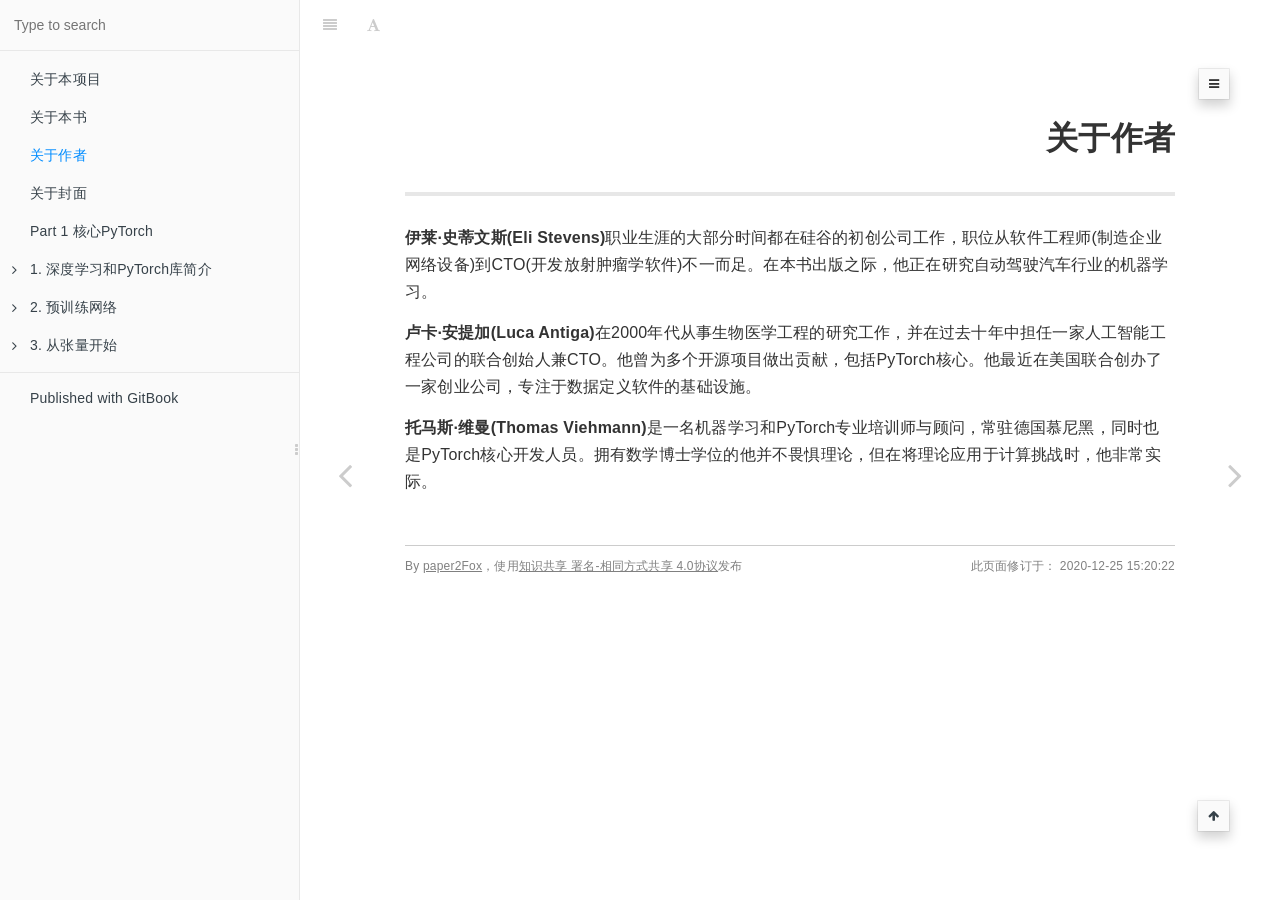
<file: about/about_the_authors.html>
<!DOCTYPE HTML>
<html lang="" >
    <head>
        <meta charset="UTF-8">
        <meta content="text/html; charset=utf-8" http-equiv="Content-Type">
        <title>关于作者 · 深度学习与PyTorch（中文版）</title>
        <meta http-equiv="X-UA-Compatible" content="IE=edge" />
        <meta name="description" content="">
        <meta name="generator" content="GitBook 3.2.3">
        <meta name="author" content="译者：paper2Fox">
        
        
    
    <link rel="stylesheet" href="../gitbook/style.css">

    
            
                
                <link rel="stylesheet" href="../gitbook/gitbook-plugin-search-pro/search.css">
                
            
                
                <link rel="stylesheet" href="../gitbook/gitbook-plugin-prism/prism-solarizedlight.css">
                
            
                
                <link rel="stylesheet" href="../gitbook/gitbook-plugin-bibtex-indexed-cite/style.css">
                
            
                
                <link rel="stylesheet" href="../gitbook/gitbook-plugin-anchor-navigation-ex/style/plugin.css">
                
            
                
                <link rel="stylesheet" href="../gitbook/gitbook-plugin-page-footer-ex/style/plugin.css">
                
            
                
                <link rel="stylesheet" href="../gitbook/gitbook-plugin-splitter/splitter.css">
                
            
                
                <link rel="stylesheet" href="../gitbook/gitbook-plugin-code/plugin.css">
                
            
                
                <link rel="stylesheet" href="../gitbook/gitbook-plugin-expandable-chapters-small/expandable-chapters-small.css">
                
            
                
                <link rel="stylesheet" href="../gitbook/gitbook-plugin-katex/katex.min.css">
                
            
                
                <link rel="stylesheet" href="../gitbook/gitbook-plugin-auto-scroll-table/website.css">
                
            
                
                <link rel="stylesheet" href="../gitbook/gitbook-plugin-fontsettings/website.css">
                
            
        

    

    
        
    
        
    
        
    
        
    
        
    
        
    

        
    
    
    
    <meta name="HandheldFriendly" content="true"/>
    <meta name="viewport" content="width=device-width, initial-scale=1, user-scalable=no">
    <meta name="apple-mobile-web-app-capable" content="yes">
    <meta name="apple-mobile-web-app-status-bar-style" content="black">
    <link rel="apple-touch-icon-precomposed" sizes="152x152" href="../gitbook/images/apple-touch-icon-precomposed-152.png">
    <link rel="shortcut icon" href="../gitbook/images/favicon.ico" type="image/x-icon">

    
    <link rel="next" href="about_the_cover_illustration.html" />
    
    
    <link rel="prev" href="about_this_book.html" />
    

    <style>
    @media only screen and (max-width: 640px) {
        .book-header .hidden-mobile {
            display: none;
        }
    }
    </style>
    <script>
        window["gitbook-plugin-github-buttons"] = {"buttons":[{"user":"paper2Fox","repo":"Deep-Learning-with-PyTorch-Chinese","type":["star","watch","fork"],"size":"large","count":true}]};
    </script>

    </head>
    <body>
        
<div class="book">
    <div class="book-summary">
        
            
<div id="book-search-input" role="search">
    <input type="text" placeholder="Type to search" />
</div>

            
                <nav role="navigation">
                


<ul class="summary">
    
    

    

    
        
        
    
        <li class="chapter " data-level="1.1" data-path="../">
            
                <a href="../">
            
                    
                    关于本项目
            
                </a>
            

            
        </li>
    
        <li class="chapter " data-level="1.2" data-path="about_this_book.html">
            
                <a href="about_this_book.html">
            
                    
                    关于本书
            
                </a>
            

            
        </li>
    
        <li class="chapter active" data-level="1.3" data-path="about_the_authors.html">
            
                <a href="about_the_authors.html">
            
                    
                    关于作者
            
                </a>
            

            
        </li>
    
        <li class="chapter " data-level="1.4" data-path="about_the_cover_illustration.html">
            
                <a href="about_the_cover_illustration.html">
            
                    
                    关于封面
            
                </a>
            

            
        </li>
    
        <li class="chapter " data-level="1.5" data-path="../Chapter1/1.0.html">
            
                <a href="../Chapter1/1.0.html">
            
                    
                    Part 1 核心PyTorch
            
                </a>
            

            
        </li>
    
        <li class="chapter " data-level="1.6" data-path="../Chapter1/1.1.html">
            
                <a href="../Chapter1/1.1.html">
            
                    
                    1. 深度学习和PyTorch库简介
            
                </a>
            

            
            <ul class="articles">
                
    
        <li class="chapter " data-level="1.6.1" data-path="../Chapter1/1.1.html">
            
                <a href="../Chapter1/1.1.html#chap1-1">
            
                    
                    1.1 深度学习革命
            
                </a>
            

            
        </li>
    
        <li class="chapter " data-level="1.6.2" data-path="../Chapter1/1.1.html">
            
                <a href="../Chapter1/1.1.html#chap1-2">
            
                    
                    1.2 深度学习：PyTorch
            
                </a>
            

            
        </li>
    
        <li class="chapter " data-level="1.6.3" data-path="../Chapter1/1.1.html">
            
                <a href="../Chapter1/1.1.html#chap1-3">
            
                    
                    1.3 为什么使用深度学习
            
                </a>
            

            
        </li>
    
        <li class="chapter " data-level="1.6.4" data-path="../Chapter1/1.1.html">
            
                <a href="../Chapter1/1.1.html#chap1-4">
            
                    
                    1.4 概述PyTorch如何支持深度学习项目
            
                </a>
            

            
        </li>
    
        <li class="chapter " data-level="1.6.5" data-path="../Chapter1/1.1.html">
            
                <a href="../Chapter1/1.1.html#chap1-5">
            
                    
                    1.5 硬件和软件要求
            
                </a>
            

            
        </li>
    
        <li class="chapter " data-level="1.6.6" data-path="../Chapter1/1.1.html">
            
                <a href="../Chapter1/1.1.html#chap1-6">
            
                    
                    1.6 练习
            
                </a>
            

            
        </li>
    
        <li class="chapter " data-level="1.6.7" data-path="../Chapter1/1.1.html">
            
                <a href="../Chapter1/1.1.html#chap1-7">
            
                    
                    1.7 小结
            
                </a>
            

            
        </li>
    

            </ul>
            
        </li>
    
        <li class="chapter " data-level="1.7" data-path="../Chapter2/2.1.html">
            
                <a href="../Chapter2/2.1.html">
            
                    
                    2. 预训练网络
            
                </a>
            

            
            <ul class="articles">
                
    
        <li class="chapter " data-level="1.7.1" data-path="../Chapter2/2.1.html">
            
                <a href="../Chapter2/2.1.html#chap2-1">
            
                    
                    2.1 一种可识别图像主体的预训练网络
            
                </a>
            

            
        </li>
    
        <li class="chapter " data-level="1.7.2" data-path="../Chapter2/2.1.html">
            
                <a href="../Chapter2/2.1.html#chap2-2">
            
                    
                    2.2 一种从伪到真的预训练模型
            
                </a>
            

            
        </li>
    
        <li class="chapter " data-level="1.7.3" data-path="../Chapter2/2.1.html">
            
                <a href="../Chapter2/2.1.html#chap2-3">
            
                    
                    2.3 一种描述场景的预训练网络
            
                </a>
            

            
        </li>
    
        <li class="chapter " data-level="1.7.4" data-path="../Chapter2/2.1.html">
            
                <a href="../Chapter2/2.1.html#chap2-4">
            
                    
                    2.4 Torch Hub
            
                </a>
            

            
        </li>
    
        <li class="chapter " data-level="1.7.5" data-path="../Chapter2/2.1.html">
            
                <a href="../Chapter2/2.1.html#chap2-5">
            
                    
                    2.5 结论
            
                </a>
            

            
        </li>
    
        <li class="chapter " data-level="1.7.6" data-path="../Chapter2/2.1.html">
            
                <a href="../Chapter2/2.1.html#chap2-6">
            
                    
                    2.6 练习
            
                </a>
            

            
        </li>
    
        <li class="chapter " data-level="1.7.7" data-path="../Chapter2/2.1.html">
            
                <a href="../Chapter2/2.1.html#chap2-7">
            
                    
                    2.7 小结
            
                </a>
            

            
        </li>
    

            </ul>
            
        </li>
    
        <li class="chapter " data-level="1.8" data-path="../Chapter3/3.1.html">
            
                <a href="../Chapter3/3.1.html">
            
                    
                    3. 从张量开始
            
                </a>
            

            
            <ul class="articles">
                
    
        <li class="chapter " data-level="1.8.1" data-path="../Chapter3/3.1.html">
            
                <a href="../Chapter3/3.1.html#chap3-1">
            
                    
                    3.1 浮点数世界
            
                </a>
            

            
        </li>
    
        <li class="chapter " data-level="1.8.2" data-path="../Chapter3/3.1.html">
            
                <a href="../Chapter3/3.1.html#chap3-2">
            
                    
                    3.2 张量：多维数组
            
                </a>
            

            
        </li>
    
        <li class="chapter " data-level="1.8.3" data-path="../Chapter3/3.1.html">
            
                <a href="../Chapter3/3.1.html#chap3-3">
            
                    
                    3.3 索引张量
            
                </a>
            

            
        </li>
    
        <li class="chapter " data-level="1.8.4" data-path="../Chapter3/3.1.html">
            
                <a href="../Chapter3/3.1.html#chap3-4">
            
                    
                    3.4 命名张量
            
                </a>
            

            
        </li>
    
        <li class="chapter " data-level="1.8.5" data-path="../Chapter3/3.1.html">
            
                <a href="../Chapter3/3.1.html#chap3-5">
            
                    
                    3.5 张量元素类型
            
                </a>
            

            
        </li>
    
        <li class="chapter " data-level="1.8.6" data-path="../Chapter3/3.1.html">
            
                <a href="../Chapter3/3.1.html#chap3-6">
            
                    
                    3.6 张量API
            
                </a>
            

            
        </li>
    
        <li class="chapter " data-level="1.8.7" data-path="../Chapter3/3.1.html">
            
                <a href="../Chapter3/3.1.html#chap3-7">
            
                    
                    3.7 张量：存储的风景
            
                </a>
            

            
        </li>
    
        <li class="chapter " data-level="1.8.8" data-path="../Chapter3/3.1.html">
            
                <a href="../Chapter3/3.1.html#chap3-8">
            
                    
                    3.8 张量元数据：尺寸、偏移和步长
            
                </a>
            

            
        </li>
    
        <li class="chapter " data-level="1.8.9" data-path="../Chapter3/3.1.html">
            
                <a href="../Chapter3/3.1.html#chap3-9">
            
                    
                    3.9 移动张量至GPU
            
                </a>
            

            
        </li>
    
        <li class="chapter " data-level="1.8.10" data-path="../Chapter3/3.1.html">
            
                <a href="../Chapter3/3.1.html#chap3-10">
            
                    
                    3.10 NumPy互操作性
            
                </a>
            

            
        </li>
    
        <li class="chapter " data-level="1.8.11" data-path="../Chapter3/3.1.html">
            
                <a href="../Chapter3/3.1.html#chap3-11">
            
                    
                    3.11 广义张量也是张量
            
                </a>
            

            
        </li>
    
        <li class="chapter " data-level="1.8.12" data-path="../Chapter3/3.1.html">
            
                <a href="../Chapter3/3.1.html#chap3-12">
            
                    
                    3.12 序列化张量
            
                </a>
            

            
        </li>
    
        <li class="chapter " data-level="1.8.13" data-path="../Chapter3/3.1.html">
            
                <a href="../Chapter3/3.1.html#chap3-13">
            
                    
                    3.13 结论
            
                </a>
            

            
        </li>
    
        <li class="chapter " data-level="1.8.14" data-path="../Chapter3/3.1.html">
            
                <a href="../Chapter3/3.1.html#chap3-14">
            
                    
                    3.14 练习
            
                </a>
            

            
        </li>
    
        <li class="chapter " data-level="1.8.15" data-path="../Chapter3/3.1.html">
            
                <a href="../Chapter3/3.1.html#chap3-15">
            
                    
                    3.15 小结
            
                </a>
            

            
        </li>
    

            </ul>
            
        </li>
    

    

    <li class="divider"></li>

    <li>
        <a href="https://www.gitbook.com" target="blank" class="gitbook-link">
            Published with GitBook
        </a>
    </li>
</ul>


                </nav>
            
        
    </div>

    <div class="book-body">
        
            <div class="body-inner">
                
                    

<div class="book-header" role="navigation">
    

    <!-- Title -->
    <h1>
        <i class="fa fa-circle-o-notch fa-spin"></i>
        <a href=".." >关于作者</a>
    </h1>
</div>




                    <div class="page-wrapper" tabindex="-1" role="main">
                        <div class="page-inner">
                            
<div id="book-search-results">
    <div class="search-noresults">
    
                                <section class="normal markdown-section">
                                
                                <div id="anchor-navigation-ex-navbar"><i class="fa fa-navicon"></i><ul><li><span class="title-icon "></span><a href="#&#x5173;&#x4E8E;&#x4F5C;&#x8005;"><b></b>&#x5173;&#x4E8E;&#x4F5C;&#x8005;</a></li></ul></div><a href="#&#x5173;&#x4E8E;&#x4F5C;&#x8005;" id="anchorNavigationExGoTop"><i class="fa fa-arrow-up"></i></a><h1 id="&#x5173;&#x4E8E;&#x4F5C;&#x8005;"><a name="&#x5173;&#x4E8E;&#x4F5C;&#x8005;" class="anchor-navigation-ex-anchor" href="#&#x5173;&#x4E8E;&#x4F5C;&#x8005;"><i class="fa fa-link" aria-hidden="true"></i></a><p align="right">&#x5173;&#x4E8E;&#x4F5C;&#x8005;</p></h1>
<hr>
<p><b>&#x4F0A;&#x83B1;&#xB7;&#x53F2;&#x8482;&#x6587;&#x65AF;(Eli Stevens)</b>&#x804C;&#x4E1A;&#x751F;&#x6DAF;&#x7684;&#x5927;&#x90E8;&#x5206;&#x65F6;&#x95F4;&#x90FD;&#x5728;&#x7845;&#x8C37;&#x7684;&#x521D;&#x521B;&#x516C;&#x53F8;&#x5DE5;&#x4F5C;&#xFF0C;&#x804C;&#x4F4D;&#x4ECE;&#x8F6F;&#x4EF6;&#x5DE5;&#x7A0B;&#x5E08;(&#x5236;&#x9020;&#x4F01;&#x4E1A;&#x7F51;&#x7EDC;&#x8BBE;&#x5907;)&#x5230;CTO(&#x5F00;&#x53D1;&#x653E;&#x5C04;&#x80BF;&#x7624;&#x5B66;&#x8F6F;&#x4EF6;)&#x4E0D;&#x4E00;&#x800C;&#x8DB3;&#x3002;&#x5728;&#x672C;&#x4E66;&#x51FA;&#x7248;&#x4E4B;&#x9645;&#xFF0C;&#x4ED6;&#x6B63;&#x5728;&#x7814;&#x7A76;&#x81EA;&#x52A8;&#x9A7E;&#x9A76;&#x6C7D;&#x8F66;&#x884C;&#x4E1A;&#x7684;&#x673A;&#x5668;&#x5B66;&#x4E60;&#x3002;</p>
<p><b>&#x5362;&#x5361;&#xB7;&#x5B89;&#x63D0;&#x52A0;(Luca Antiga)</b>&#x5728;2000&#x5E74;&#x4EE3;&#x4ECE;&#x4E8B;&#x751F;&#x7269;&#x533B;&#x5B66;&#x5DE5;&#x7A0B;&#x7684;&#x7814;&#x7A76;&#x5DE5;&#x4F5C;&#xFF0C;&#x5E76;&#x5728;&#x8FC7;&#x53BB;&#x5341;&#x5E74;&#x4E2D;&#x62C5;&#x4EFB;&#x4E00;&#x5BB6;&#x4EBA;&#x5DE5;&#x667A;&#x80FD;&#x5DE5;&#x7A0B;&#x516C;&#x53F8;&#x7684;&#x8054;&#x5408;&#x521B;&#x59CB;&#x4EBA;&#x517C;CTO&#x3002;&#x4ED6;&#x66FE;&#x4E3A;&#x591A;&#x4E2A;&#x5F00;&#x6E90;&#x9879;&#x76EE;&#x505A;&#x51FA;&#x8D21;&#x732E;&#xFF0C;&#x5305;&#x62EC;PyTorch&#x6838;&#x5FC3;&#x3002;&#x4ED6;&#x6700;&#x8FD1;&#x5728;&#x7F8E;&#x56FD;&#x8054;&#x5408;&#x521B;&#x529E;&#x4E86;&#x4E00;&#x5BB6;&#x521B;&#x4E1A;&#x516C;&#x53F8;&#xFF0C;&#x4E13;&#x6CE8;&#x4E8E;&#x6570;&#x636E;&#x5B9A;&#x4E49;&#x8F6F;&#x4EF6;&#x7684;&#x57FA;&#x7840;&#x8BBE;&#x65BD;&#x3002;</p>
<p><b>&#x6258;&#x9A6C;&#x65AF;&#xB7;&#x7EF4;&#x66FC;(Thomas Viehmann)</b>&#x662F;&#x4E00;&#x540D;&#x673A;&#x5668;&#x5B66;&#x4E60;&#x548C;PyTorch&#x4E13;&#x4E1A;&#x57F9;&#x8BAD;&#x5E08;&#x4E0E;&#x987E;&#x95EE;&#xFF0C;&#x5E38;&#x9A7B;&#x5FB7;&#x56FD;&#x6155;&#x5C3C;&#x9ED1;&#xFF0C;&#x540C;&#x65F6;&#x4E5F;&#x662F;PyTorch&#x6838;&#x5FC3;&#x5F00;&#x53D1;&#x4EBA;&#x5458;&#x3002;&#x62E5;&#x6709;&#x6570;&#x5B66;&#x535A;&#x58EB;&#x5B66;&#x4F4D;&#x7684;&#x4ED6;&#x5E76;&#x4E0D;&#x754F;&#x60E7;&#x7406;&#x8BBA;&#xFF0C;&#x4F46;&#x5728;&#x5C06;&#x7406;&#x8BBA;&#x5E94;&#x7528;&#x4E8E;&#x8BA1;&#x7B97;&#x6311;&#x6218;&#x65F6;&#xFF0C;&#x4ED6;&#x975E;&#x5E38;&#x5B9E;&#x9645;&#x3002;</p>
<footer class="page-footer-ex"> <span class="page-footer-ex-copyright"> By <a href="https://github.com/paper2Fox" target="_blank">paper2Fox</a>&#xFF0C;&#x4F7F;&#x7528;<a href="https://creativecommons.org/licenses/by-sa/4.0/" target="_blank">&#x77E5;&#x8BC6;&#x5171;&#x4EAB; &#x7F72;&#x540D;-&#x76F8;&#x540C;&#x65B9;&#x5F0F;&#x5171;&#x4EAB; 4.0&#x534F;&#x8BAE;</a>&#x53D1;&#x5E03; </span> &#xA0;&#xA0;&#xA0;&#xA0;&#xA0;&#xA0;&#xA0;&#xA0;&#xA0;&#xA0; <span class="page-footer-ex-footer-update"> &#x6B64;&#x9875;&#x9762;&#x4FEE;&#x8BA2;&#x4E8E;&#xFF1A; 2020-12-25 15:20:22 </span> </footer>
                                
                                </section>
                            
    </div>
    <div class="search-results">
        <div class="has-results">
            
            <h1 class="search-results-title"><span class='search-results-count'></span> results matching "<span class='search-query'></span>"</h1>
            <ul class="search-results-list"></ul>
            
        </div>
        <div class="no-results">
            
            <h1 class="search-results-title">No results matching "<span class='search-query'></span>"</h1>
            
        </div>
    </div>
</div>

                        </div>
                    </div>
                
            </div>

            
                
                <a href="about_this_book.html" class="navigation navigation-prev " aria-label="Previous page: 关于本书">
                    <i class="fa fa-angle-left"></i>
                </a>
                
                
                <a href="about_the_cover_illustration.html" class="navigation navigation-next " aria-label="Next page: 关于封面">
                    <i class="fa fa-angle-right"></i>
                </a>
                
            
        
    </div>

    <script>
        var gitbook = gitbook || [];
        gitbook.push(function() {
            gitbook.page.hasChanged({"page":{"title":"关于作者","level":"1.3","depth":1,"next":{"title":"关于封面","level":"1.4","depth":1,"path":"about/about_the_cover_illustration.md","ref":"about/about_the_cover_illustration.md","articles":[]},"previous":{"title":"关于本书","level":"1.2","depth":1,"path":"about/about_this_book.md","ref":"about/about_this_book.md","articles":[]},"dir":"ltr"},"config":{"plugins":["-lunr","-search","search-pro","-sharing","github-buttons","ga","-highlight","prism","bibtex-indexed-cite","anchor-navigation-ex","page-footer-ex","splitter","todo","code","expandable-chapters-small","splitter","katex","auto-scroll-table"],"styles":{"website":"styles/website.css","pdf":"styles/pdf.css","epub":"styles/epub.css","mobi":"styles/mobi.css","ebook":"styles/ebook.css","print":"styles/print.css"},"pluginsConfig":{"prism":{"ignore":["mermaid","eval-js"],"css":["prismjs/themes/prism-solarizedlight.css"]},"todo":{},"page-footer-ex":{"copyright":"By [paper2Fox](https://github.com/paper2Fox)，使用[知识共享 署名-相同方式共享 4.0协议](https://creativecommons.org/licenses/by-sa/4.0/)发布","markdown":true,"update_format":"YYYY-MM-DD HH:mm:ss","update_label":"此页面修订于："},"splitter":{},"search-pro":{"cutWordLib":"nodejieba","defineWord":["Gitbook Use"]},"auto-scroll-table":{},"code":{"copyButtons":true},"katex":{},"fontsettings":{"theme":"white","family":"sans","size":2},"anchor-navigation-ex":{"associatedWithSummary":true,"float":{"floatIcon":"fa fa-navicon","level1Icon":"","level2Icon":"","level3Icon":"","showLevelIcon":false},"mode":"float","multipleH1":true,"pageTop":{"level1Icon":"","level2Icon":"","level3Icon":"","showLevelIcon":false},"printLog":false,"showGoTop":true,"showLevel":false},"bibtex-indexed-cite":{"path":"/"},"github-buttons":{"buttons":[{"user":"paper2Fox","repo":"Deep-Learning-with-PyTorch-Chinese","type":["star","watch","fork"],"size":"large","count":true}]},"expandable-chapters-small":{},"ga":{"configuration":"auto","token":"UA-131910384-3"},"theme-default":{"styles":{"website":"styles/website.css","pdf":"styles/pdf.css","epub":"styles/epub.css","mobi":"styles/mobi.css","ebook":"styles/ebook.css","print":"styles/print.css"},"showLevel":false}},"theme":"default","author":"译者：paper2Fox","pdf":{"pageNumbers":true,"fontSize":12,"fontFamily":"Arial","paperSize":"a4","chapterMark":"pagebreak","pageBreaksBefore":"/","margin":{"right":62,"left":62,"top":56,"bottom":56}},"structure":{"langs":"LANGS.md","readme":"README.md","glossary":"GLOSSARY.md","summary":"SUMMARY.md"},"bibCount":0,"variables":{},"title":"深度学习与PyTorch（中文版）","bib":[],"gitbook":"*"},"file":{"path":"about/about_the_authors.md","mtime":"2020-12-25T15:20:22.001Z","type":"markdown"},"gitbook":{"version":"3.2.3","time":"2020-12-25T15:21:06.584Z"},"basePath":"..","book":{"language":""}});
        });
    </script>
</div>

        
    <script src="../gitbook/gitbook.js"></script>
    <script src="../gitbook/theme.js"></script>
    
        
        <script src="../gitbook/gitbook-plugin-search-pro/jquery.mark.min.js"></script>
        
    
        
        <script src="../gitbook/gitbook-plugin-search-pro/search.js"></script>
        
    
        
        <script src="../gitbook/gitbook-plugin-github-buttons/plugin.js"></script>
        
    
        
        <script src="../gitbook/gitbook-plugin-ga/plugin.js"></script>
        
    
        
        <script src="../gitbook/gitbook-plugin-splitter/splitter.js"></script>
        
    
        
        <script src="../gitbook/gitbook-plugin-code/plugin.js"></script>
        
    
        
        <script src="../gitbook/gitbook-plugin-expandable-chapters-small/expandable-chapters-small.js"></script>
        
    
        
        <script src="../gitbook/gitbook-plugin-auto-scroll-table/plugin.js"></script>
        
    
        
        <script src="../gitbook/gitbook-plugin-fontsettings/fontsettings.js"></script>
        
    

    </body>
</html>
</file>
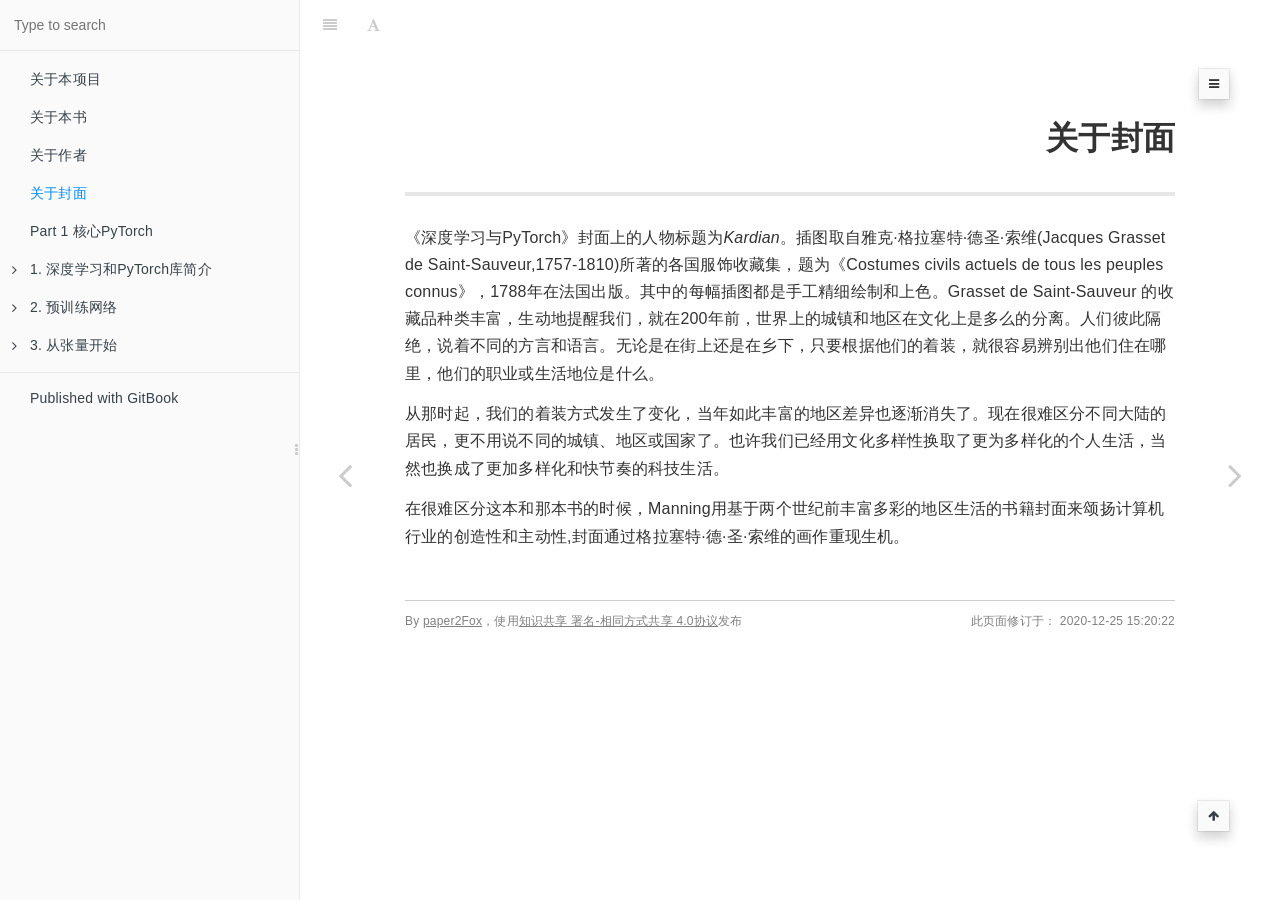
<file: about/about_the_cover_illustration.html>
<!DOCTYPE HTML>
<html lang="" >
    <head>
        <meta charset="UTF-8">
        <meta content="text/html; charset=utf-8" http-equiv="Content-Type">
        <title>关于封面 · 深度学习与PyTorch（中文版）</title>
        <meta http-equiv="X-UA-Compatible" content="IE=edge" />
        <meta name="description" content="">
        <meta name="generator" content="GitBook 3.2.3">
        <meta name="author" content="译者：paper2Fox">
        
        
    
    <link rel="stylesheet" href="../gitbook/style.css">

    
            
                
                <link rel="stylesheet" href="../gitbook/gitbook-plugin-search-pro/search.css">
                
            
                
                <link rel="stylesheet" href="../gitbook/gitbook-plugin-prism/prism-solarizedlight.css">
                
            
                
                <link rel="stylesheet" href="../gitbook/gitbook-plugin-bibtex-indexed-cite/style.css">
                
            
                
                <link rel="stylesheet" href="../gitbook/gitbook-plugin-anchor-navigation-ex/style/plugin.css">
                
            
                
                <link rel="stylesheet" href="../gitbook/gitbook-plugin-page-footer-ex/style/plugin.css">
                
            
                
                <link rel="stylesheet" href="../gitbook/gitbook-plugin-splitter/splitter.css">
                
            
                
                <link rel="stylesheet" href="../gitbook/gitbook-plugin-code/plugin.css">
                
            
                
                <link rel="stylesheet" href="../gitbook/gitbook-plugin-expandable-chapters-small/expandable-chapters-small.css">
                
            
                
                <link rel="stylesheet" href="../gitbook/gitbook-plugin-katex/katex.min.css">
                
            
                
                <link rel="stylesheet" href="../gitbook/gitbook-plugin-auto-scroll-table/website.css">
                
            
                
                <link rel="stylesheet" href="../gitbook/gitbook-plugin-fontsettings/website.css">
                
            
        

    

    
        
    
        
    
        
    
        
    
        
    
        
    

        
    
    
    
    <meta name="HandheldFriendly" content="true"/>
    <meta name="viewport" content="width=device-width, initial-scale=1, user-scalable=no">
    <meta name="apple-mobile-web-app-capable" content="yes">
    <meta name="apple-mobile-web-app-status-bar-style" content="black">
    <link rel="apple-touch-icon-precomposed" sizes="152x152" href="../gitbook/images/apple-touch-icon-precomposed-152.png">
    <link rel="shortcut icon" href="../gitbook/images/favicon.ico" type="image/x-icon">

    
    <link rel="next" href="../Chapter1/1.0.html" />
    
    
    <link rel="prev" href="about_the_authors.html" />
    

    <style>
    @media only screen and (max-width: 640px) {
        .book-header .hidden-mobile {
            display: none;
        }
    }
    </style>
    <script>
        window["gitbook-plugin-github-buttons"] = {"buttons":[{"user":"paper2Fox","repo":"Deep-Learning-with-PyTorch-Chinese","type":["star","watch","fork"],"size":"large","count":true}]};
    </script>

    </head>
    <body>
        
<div class="book">
    <div class="book-summary">
        
            
<div id="book-search-input" role="search">
    <input type="text" placeholder="Type to search" />
</div>

            
                <nav role="navigation">
                


<ul class="summary">
    
    

    

    
        
        
    
        <li class="chapter " data-level="1.1" data-path="../">
            
                <a href="../">
            
                    
                    关于本项目
            
                </a>
            

            
        </li>
    
        <li class="chapter " data-level="1.2" data-path="about_this_book.html">
            
                <a href="about_this_book.html">
            
                    
                    关于本书
            
                </a>
            

            
        </li>
    
        <li class="chapter " data-level="1.3" data-path="about_the_authors.html">
            
                <a href="about_the_authors.html">
            
                    
                    关于作者
            
                </a>
            

            
        </li>
    
        <li class="chapter active" data-level="1.4" data-path="about_the_cover_illustration.html">
            
                <a href="about_the_cover_illustration.html">
            
                    
                    关于封面
            
                </a>
            

            
        </li>
    
        <li class="chapter " data-level="1.5" data-path="../Chapter1/1.0.html">
            
                <a href="../Chapter1/1.0.html">
            
                    
                    Part 1 核心PyTorch
            
                </a>
            

            
        </li>
    
        <li class="chapter " data-level="1.6" data-path="../Chapter1/1.1.html">
            
                <a href="../Chapter1/1.1.html">
            
                    
                    1. 深度学习和PyTorch库简介
            
                </a>
            

            
            <ul class="articles">
                
    
        <li class="chapter " data-level="1.6.1" data-path="../Chapter1/1.1.html">
            
                <a href="../Chapter1/1.1.html#chap1-1">
            
                    
                    1.1 深度学习革命
            
                </a>
            

            
        </li>
    
        <li class="chapter " data-level="1.6.2" data-path="../Chapter1/1.1.html">
            
                <a href="../Chapter1/1.1.html#chap1-2">
            
                    
                    1.2 深度学习：PyTorch
            
                </a>
            

            
        </li>
    
        <li class="chapter " data-level="1.6.3" data-path="../Chapter1/1.1.html">
            
                <a href="../Chapter1/1.1.html#chap1-3">
            
                    
                    1.3 为什么使用深度学习
            
                </a>
            

            
        </li>
    
        <li class="chapter " data-level="1.6.4" data-path="../Chapter1/1.1.html">
            
                <a href="../Chapter1/1.1.html#chap1-4">
            
                    
                    1.4 概述PyTorch如何支持深度学习项目
            
                </a>
            

            
        </li>
    
        <li class="chapter " data-level="1.6.5" data-path="../Chapter1/1.1.html">
            
                <a href="../Chapter1/1.1.html#chap1-5">
            
                    
                    1.5 硬件和软件要求
            
                </a>
            

            
        </li>
    
        <li class="chapter " data-level="1.6.6" data-path="../Chapter1/1.1.html">
            
                <a href="../Chapter1/1.1.html#chap1-6">
            
                    
                    1.6 练习
            
                </a>
            

            
        </li>
    
        <li class="chapter " data-level="1.6.7" data-path="../Chapter1/1.1.html">
            
                <a href="../Chapter1/1.1.html#chap1-7">
            
                    
                    1.7 小结
            
                </a>
            

            
        </li>
    

            </ul>
            
        </li>
    
        <li class="chapter " data-level="1.7" data-path="../Chapter2/2.1.html">
            
                <a href="../Chapter2/2.1.html">
            
                    
                    2. 预训练网络
            
                </a>
            

            
            <ul class="articles">
                
    
        <li class="chapter " data-level="1.7.1" data-path="../Chapter2/2.1.html">
            
                <a href="../Chapter2/2.1.html#chap2-1">
            
                    
                    2.1 一种可识别图像主体的预训练网络
            
                </a>
            

            
        </li>
    
        <li class="chapter " data-level="1.7.2" data-path="../Chapter2/2.1.html">
            
                <a href="../Chapter2/2.1.html#chap2-2">
            
                    
                    2.2 一种从伪到真的预训练模型
            
                </a>
            

            
        </li>
    
        <li class="chapter " data-level="1.7.3" data-path="../Chapter2/2.1.html">
            
                <a href="../Chapter2/2.1.html#chap2-3">
            
                    
                    2.3 一种描述场景的预训练网络
            
                </a>
            

            
        </li>
    
        <li class="chapter " data-level="1.7.4" data-path="../Chapter2/2.1.html">
            
                <a href="../Chapter2/2.1.html#chap2-4">
            
                    
                    2.4 Torch Hub
            
                </a>
            

            
        </li>
    
        <li class="chapter " data-level="1.7.5" data-path="../Chapter2/2.1.html">
            
                <a href="../Chapter2/2.1.html#chap2-5">
            
                    
                    2.5 结论
            
                </a>
            

            
        </li>
    
        <li class="chapter " data-level="1.7.6" data-path="../Chapter2/2.1.html">
            
                <a href="../Chapter2/2.1.html#chap2-6">
            
                    
                    2.6 练习
            
                </a>
            

            
        </li>
    
        <li class="chapter " data-level="1.7.7" data-path="../Chapter2/2.1.html">
            
                <a href="../Chapter2/2.1.html#chap2-7">
            
                    
                    2.7 小结
            
                </a>
            

            
        </li>
    

            </ul>
            
        </li>
    
        <li class="chapter " data-level="1.8" data-path="../Chapter3/3.1.html">
            
                <a href="../Chapter3/3.1.html">
            
                    
                    3. 从张量开始
            
                </a>
            

            
            <ul class="articles">
                
    
        <li class="chapter " data-level="1.8.1" data-path="../Chapter3/3.1.html">
            
                <a href="../Chapter3/3.1.html#chap3-1">
            
                    
                    3.1 浮点数世界
            
                </a>
            

            
        </li>
    
        <li class="chapter " data-level="1.8.2" data-path="../Chapter3/3.1.html">
            
                <a href="../Chapter3/3.1.html#chap3-2">
            
                    
                    3.2 张量：多维数组
            
                </a>
            

            
        </li>
    
        <li class="chapter " data-level="1.8.3" data-path="../Chapter3/3.1.html">
            
                <a href="../Chapter3/3.1.html#chap3-3">
            
                    
                    3.3 索引张量
            
                </a>
            

            
        </li>
    
        <li class="chapter " data-level="1.8.4" data-path="../Chapter3/3.1.html">
            
                <a href="../Chapter3/3.1.html#chap3-4">
            
                    
                    3.4 命名张量
            
                </a>
            

            
        </li>
    
        <li class="chapter " data-level="1.8.5" data-path="../Chapter3/3.1.html">
            
                <a href="../Chapter3/3.1.html#chap3-5">
            
                    
                    3.5 张量元素类型
            
                </a>
            

            
        </li>
    
        <li class="chapter " data-level="1.8.6" data-path="../Chapter3/3.1.html">
            
                <a href="../Chapter3/3.1.html#chap3-6">
            
                    
                    3.6 张量API
            
                </a>
            

            
        </li>
    
        <li class="chapter " data-level="1.8.7" data-path="../Chapter3/3.1.html">
            
                <a href="../Chapter3/3.1.html#chap3-7">
            
                    
                    3.7 张量：存储的风景
            
                </a>
            

            
        </li>
    
        <li class="chapter " data-level="1.8.8" data-path="../Chapter3/3.1.html">
            
                <a href="../Chapter3/3.1.html#chap3-8">
            
                    
                    3.8 张量元数据：尺寸、偏移和步长
            
                </a>
            

            
        </li>
    
        <li class="chapter " data-level="1.8.9" data-path="../Chapter3/3.1.html">
            
                <a href="../Chapter3/3.1.html#chap3-9">
            
                    
                    3.9 移动张量至GPU
            
                </a>
            

            
        </li>
    
        <li class="chapter " data-level="1.8.10" data-path="../Chapter3/3.1.html">
            
                <a href="../Chapter3/3.1.html#chap3-10">
            
                    
                    3.10 NumPy互操作性
            
                </a>
            

            
        </li>
    
        <li class="chapter " data-level="1.8.11" data-path="../Chapter3/3.1.html">
            
                <a href="../Chapter3/3.1.html#chap3-11">
            
                    
                    3.11 广义张量也是张量
            
                </a>
            

            
        </li>
    
        <li class="chapter " data-level="1.8.12" data-path="../Chapter3/3.1.html">
            
                <a href="../Chapter3/3.1.html#chap3-12">
            
                    
                    3.12 序列化张量
            
                </a>
            

            
        </li>
    
        <li class="chapter " data-level="1.8.13" data-path="../Chapter3/3.1.html">
            
                <a href="../Chapter3/3.1.html#chap3-13">
            
                    
                    3.13 结论
            
                </a>
            

            
        </li>
    
        <li class="chapter " data-level="1.8.14" data-path="../Chapter3/3.1.html">
            
                <a href="../Chapter3/3.1.html#chap3-14">
            
                    
                    3.14 练习
            
                </a>
            

            
        </li>
    
        <li class="chapter " data-level="1.8.15" data-path="../Chapter3/3.1.html">
            
                <a href="../Chapter3/3.1.html#chap3-15">
            
                    
                    3.15 小结
            
                </a>
            

            
        </li>
    

            </ul>
            
        </li>
    

    

    <li class="divider"></li>

    <li>
        <a href="https://www.gitbook.com" target="blank" class="gitbook-link">
            Published with GitBook
        </a>
    </li>
</ul>


                </nav>
            
        
    </div>

    <div class="book-body">
        
            <div class="body-inner">
                
                    

<div class="book-header" role="navigation">
    

    <!-- Title -->
    <h1>
        <i class="fa fa-circle-o-notch fa-spin"></i>
        <a href=".." >关于封面</a>
    </h1>
</div>




                    <div class="page-wrapper" tabindex="-1" role="main">
                        <div class="page-inner">
                            
<div id="book-search-results">
    <div class="search-noresults">
    
                                <section class="normal markdown-section">
                                
                                <div id="anchor-navigation-ex-navbar"><i class="fa fa-navicon"></i><ul><li><span class="title-icon "></span><a href="#&#x5173;&#x4E8E;&#x5C01;&#x9762;"><b></b>&#x5173;&#x4E8E;&#x5C01;&#x9762;</a></li></ul></div><a href="#&#x5173;&#x4E8E;&#x5C01;&#x9762;" id="anchorNavigationExGoTop"><i class="fa fa-arrow-up"></i></a><h1 id="&#x5173;&#x4E8E;&#x5C01;&#x9762;"><a name="&#x5173;&#x4E8E;&#x5C01;&#x9762;" class="anchor-navigation-ex-anchor" href="#&#x5173;&#x4E8E;&#x5C01;&#x9762;"><i class="fa fa-link" aria-hidden="true"></i></a><p align="right">&#x5173;&#x4E8E;&#x5C01;&#x9762;</p></h1>
<hr>
<p>&#x300A;&#x6DF1;&#x5EA6;&#x5B66;&#x4E60;&#x4E0E;PyTorch&#x300B;&#x5C01;&#x9762;&#x4E0A;&#x7684;&#x4EBA;&#x7269;&#x6807;&#x9898;&#x4E3A;<em>Kardian</em>&#x3002;&#x63D2;&#x56FE;&#x53D6;&#x81EA;&#x96C5;&#x514B;&#xB7;&#x683C;&#x62C9;&#x585E;&#x7279;&#xB7;&#x5FB7;&#x5723;&#xB7;&#x7D22;&#x7EF4;(Jacques Grasset de Saint-Sauveur,1757-1810)&#x6240;&#x8457;&#x7684;&#x5404;&#x56FD;&#x670D;&#x9970;&#x6536;&#x85CF;&#x96C6;&#xFF0C;&#x9898;&#x4E3A;&#x300A;Costumes civils actuels de tous les peuples connus&#x300B;&#xFF0C;1788&#x5E74;&#x5728;&#x6CD5;&#x56FD;&#x51FA;&#x7248;&#x3002;&#x5176;&#x4E2D;&#x7684;&#x6BCF;&#x5E45;&#x63D2;&#x56FE;&#x90FD;&#x662F;&#x624B;&#x5DE5;&#x7CBE;&#x7EC6;&#x7ED8;&#x5236;&#x548C;&#x4E0A;&#x8272;&#x3002;Grasset de Saint-Sauveur &#x7684;&#x6536;&#x85CF;&#x54C1;&#x79CD;&#x7C7B;&#x4E30;&#x5BCC;&#xFF0C;&#x751F;&#x52A8;&#x5730;&#x63D0;&#x9192;&#x6211;&#x4EEC;&#xFF0C;&#x5C31;&#x5728;200&#x5E74;&#x524D;&#xFF0C;&#x4E16;&#x754C;&#x4E0A;&#x7684;&#x57CE;&#x9547;&#x548C;&#x5730;&#x533A;&#x5728;&#x6587;&#x5316;&#x4E0A;&#x662F;&#x591A;&#x4E48;&#x7684;&#x5206;&#x79BB;&#x3002;&#x4EBA;&#x4EEC;&#x5F7C;&#x6B64;&#x9694;&#x7EDD;&#xFF0C;&#x8BF4;&#x7740;&#x4E0D;&#x540C;&#x7684;&#x65B9;&#x8A00;&#x548C;&#x8BED;&#x8A00;&#x3002;&#x65E0;&#x8BBA;&#x662F;&#x5728;&#x8857;&#x4E0A;&#x8FD8;&#x662F;&#x5728;&#x4E61;&#x4E0B;&#xFF0C;&#x53EA;&#x8981;&#x6839;&#x636E;&#x4ED6;&#x4EEC;&#x7684;&#x7740;&#x88C5;&#xFF0C;&#x5C31;&#x5F88;&#x5BB9;&#x6613;&#x8FA8;&#x522B;&#x51FA;&#x4ED6;&#x4EEC;&#x4F4F;&#x5728;&#x54EA;&#x91CC;&#xFF0C;&#x4ED6;&#x4EEC;&#x7684;&#x804C;&#x4E1A;&#x6216;&#x751F;&#x6D3B;&#x5730;&#x4F4D;&#x662F;&#x4EC0;&#x4E48;&#x3002;</p>
<p>&#x4ECE;&#x90A3;&#x65F6;&#x8D77;&#xFF0C;&#x6211;&#x4EEC;&#x7684;&#x7740;&#x88C5;&#x65B9;&#x5F0F;&#x53D1;&#x751F;&#x4E86;&#x53D8;&#x5316;&#xFF0C;&#x5F53;&#x5E74;&#x5982;&#x6B64;&#x4E30;&#x5BCC;&#x7684;&#x5730;&#x533A;&#x5DEE;&#x5F02;&#x4E5F;&#x9010;&#x6E10;&#x6D88;&#x5931;&#x4E86;&#x3002;&#x73B0;&#x5728;&#x5F88;&#x96BE;&#x533A;&#x5206;&#x4E0D;&#x540C;&#x5927;&#x9646;&#x7684;&#x5C45;&#x6C11;&#xFF0C;&#x66F4;&#x4E0D;&#x7528;&#x8BF4;&#x4E0D;&#x540C;&#x7684;&#x57CE;&#x9547;&#x3001;&#x5730;&#x533A;&#x6216;&#x56FD;&#x5BB6;&#x4E86;&#x3002;&#x4E5F;&#x8BB8;&#x6211;&#x4EEC;&#x5DF2;&#x7ECF;&#x7528;&#x6587;&#x5316;&#x591A;&#x6837;&#x6027;&#x6362;&#x53D6;&#x4E86;&#x66F4;&#x4E3A;&#x591A;&#x6837;&#x5316;&#x7684;&#x4E2A;&#x4EBA;&#x751F;&#x6D3B;&#xFF0C;&#x5F53;&#x7136;&#x4E5F;&#x6362;&#x6210;&#x4E86;&#x66F4;&#x52A0;&#x591A;&#x6837;&#x5316;&#x548C;&#x5FEB;&#x8282;&#x594F;&#x7684;&#x79D1;&#x6280;&#x751F;&#x6D3B;&#x3002;</p>
<p>&#x5728;&#x5F88;&#x96BE;&#x533A;&#x5206;&#x8FD9;&#x672C;&#x548C;&#x90A3;&#x672C;&#x4E66;&#x7684;&#x65F6;&#x5019;&#xFF0C;Manning&#x7528;&#x57FA;&#x4E8E;&#x4E24;&#x4E2A;&#x4E16;&#x7EAA;&#x524D;&#x4E30;&#x5BCC;&#x591A;&#x5F69;&#x7684;&#x5730;&#x533A;&#x751F;&#x6D3B;&#x7684;&#x4E66;&#x7C4D;&#x5C01;&#x9762;&#x6765;&#x9882;&#x626C;&#x8BA1;&#x7B97;&#x673A;&#x884C;&#x4E1A;&#x7684;&#x521B;&#x9020;&#x6027;&#x548C;&#x4E3B;&#x52A8;&#x6027;,&#x5C01;&#x9762;&#x901A;&#x8FC7;&#x683C;&#x62C9;&#x585E;&#x7279;&#xB7;&#x5FB7;&#xB7;&#x5723;&#xB7;&#x7D22;&#x7EF4;&#x7684;&#x753B;&#x4F5C;&#x91CD;&#x73B0;&#x751F;&#x673A;&#x3002;</p>
<footer class="page-footer-ex"> <span class="page-footer-ex-copyright"> By <a href="https://github.com/paper2Fox" target="_blank">paper2Fox</a>&#xFF0C;&#x4F7F;&#x7528;<a href="https://creativecommons.org/licenses/by-sa/4.0/" target="_blank">&#x77E5;&#x8BC6;&#x5171;&#x4EAB; &#x7F72;&#x540D;-&#x76F8;&#x540C;&#x65B9;&#x5F0F;&#x5171;&#x4EAB; 4.0&#x534F;&#x8BAE;</a>&#x53D1;&#x5E03; </span> &#xA0;&#xA0;&#xA0;&#xA0;&#xA0;&#xA0;&#xA0;&#xA0;&#xA0;&#xA0; <span class="page-footer-ex-footer-update"> &#x6B64;&#x9875;&#x9762;&#x4FEE;&#x8BA2;&#x4E8E;&#xFF1A; 2020-12-25 15:20:22 </span> </footer>
                                
                                </section>
                            
    </div>
    <div class="search-results">
        <div class="has-results">
            
            <h1 class="search-results-title"><span class='search-results-count'></span> results matching "<span class='search-query'></span>"</h1>
            <ul class="search-results-list"></ul>
            
        </div>
        <div class="no-results">
            
            <h1 class="search-results-title">No results matching "<span class='search-query'></span>"</h1>
            
        </div>
    </div>
</div>

                        </div>
                    </div>
                
            </div>

            
                
                <a href="about_the_authors.html" class="navigation navigation-prev " aria-label="Previous page: 关于作者">
                    <i class="fa fa-angle-left"></i>
                </a>
                
                
                <a href="../Chapter1/1.0.html" class="navigation navigation-next " aria-label="Next page: Part 1 核心PyTorch">
                    <i class="fa fa-angle-right"></i>
                </a>
                
            
        
    </div>

    <script>
        var gitbook = gitbook || [];
        gitbook.push(function() {
            gitbook.page.hasChanged({"page":{"title":"关于封面","level":"1.4","depth":1,"next":{"title":"Part 1 核心PyTorch","level":"1.5","depth":1,"path":"Chapter1/1.0.md","ref":"./Chapter1/1.0.md","articles":[]},"previous":{"title":"关于作者","level":"1.3","depth":1,"path":"about/about_the_authors.md","ref":"about/about_the_authors.md","articles":[]},"dir":"ltr"},"config":{"plugins":["-lunr","-search","search-pro","-sharing","github-buttons","ga","-highlight","prism","bibtex-indexed-cite","anchor-navigation-ex","page-footer-ex","splitter","todo","code","expandable-chapters-small","splitter","katex","auto-scroll-table"],"styles":{"website":"styles/website.css","pdf":"styles/pdf.css","epub":"styles/epub.css","mobi":"styles/mobi.css","ebook":"styles/ebook.css","print":"styles/print.css"},"pluginsConfig":{"prism":{"ignore":["mermaid","eval-js"],"css":["prismjs/themes/prism-solarizedlight.css"]},"todo":{},"page-footer-ex":{"copyright":"By [paper2Fox](https://github.com/paper2Fox)，使用[知识共享 署名-相同方式共享 4.0协议](https://creativecommons.org/licenses/by-sa/4.0/)发布","markdown":true,"update_format":"YYYY-MM-DD HH:mm:ss","update_label":"此页面修订于："},"splitter":{},"search-pro":{"cutWordLib":"nodejieba","defineWord":["Gitbook Use"]},"auto-scroll-table":{},"code":{"copyButtons":true},"katex":{},"fontsettings":{"theme":"white","family":"sans","size":2},"anchor-navigation-ex":{"associatedWithSummary":true,"float":{"floatIcon":"fa fa-navicon","level1Icon":"","level2Icon":"","level3Icon":"","showLevelIcon":false},"mode":"float","multipleH1":true,"pageTop":{"level1Icon":"","level2Icon":"","level3Icon":"","showLevelIcon":false},"printLog":false,"showGoTop":true,"showLevel":false},"bibtex-indexed-cite":{"path":"/"},"github-buttons":{"buttons":[{"user":"paper2Fox","repo":"Deep-Learning-with-PyTorch-Chinese","type":["star","watch","fork"],"size":"large","count":true}]},"expandable-chapters-small":{},"ga":{"configuration":"auto","token":"UA-131910384-3"},"theme-default":{"styles":{"website":"styles/website.css","pdf":"styles/pdf.css","epub":"styles/epub.css","mobi":"styles/mobi.css","ebook":"styles/ebook.css","print":"styles/print.css"},"showLevel":false}},"theme":"default","author":"译者：paper2Fox","pdf":{"pageNumbers":true,"fontSize":12,"fontFamily":"Arial","paperSize":"a4","chapterMark":"pagebreak","pageBreaksBefore":"/","margin":{"right":62,"left":62,"top":56,"bottom":56}},"structure":{"langs":"LANGS.md","readme":"README.md","glossary":"GLOSSARY.md","summary":"SUMMARY.md"},"bibCount":0,"variables":{},"title":"深度学习与PyTorch（中文版）","bib":[],"gitbook":"*"},"file":{"path":"about/about_the_cover_illustration.md","mtime":"2020-12-25T15:20:22.001Z","type":"markdown"},"gitbook":{"version":"3.2.3","time":"2020-12-25T15:21:06.584Z"},"basePath":"..","book":{"language":""}});
        });
    </script>
</div>

        
    <script src="../gitbook/gitbook.js"></script>
    <script src="../gitbook/theme.js"></script>
    
        
        <script src="../gitbook/gitbook-plugin-search-pro/jquery.mark.min.js"></script>
        
    
        
        <script src="../gitbook/gitbook-plugin-search-pro/search.js"></script>
        
    
        
        <script src="../gitbook/gitbook-plugin-github-buttons/plugin.js"></script>
        
    
        
        <script src="../gitbook/gitbook-plugin-ga/plugin.js"></script>
        
    
        
        <script src="../gitbook/gitbook-plugin-splitter/splitter.js"></script>
        
    
        
        <script src="../gitbook/gitbook-plugin-code/plugin.js"></script>
        
    
        
        <script src="../gitbook/gitbook-plugin-expandable-chapters-small/expandable-chapters-small.js"></script>
        
    
        
        <script src="../gitbook/gitbook-plugin-auto-scroll-table/plugin.js"></script>
        
    
        
        <script src="../gitbook/gitbook-plugin-fontsettings/fontsettings.js"></script>
        
    

    </body>
</html>
</file>
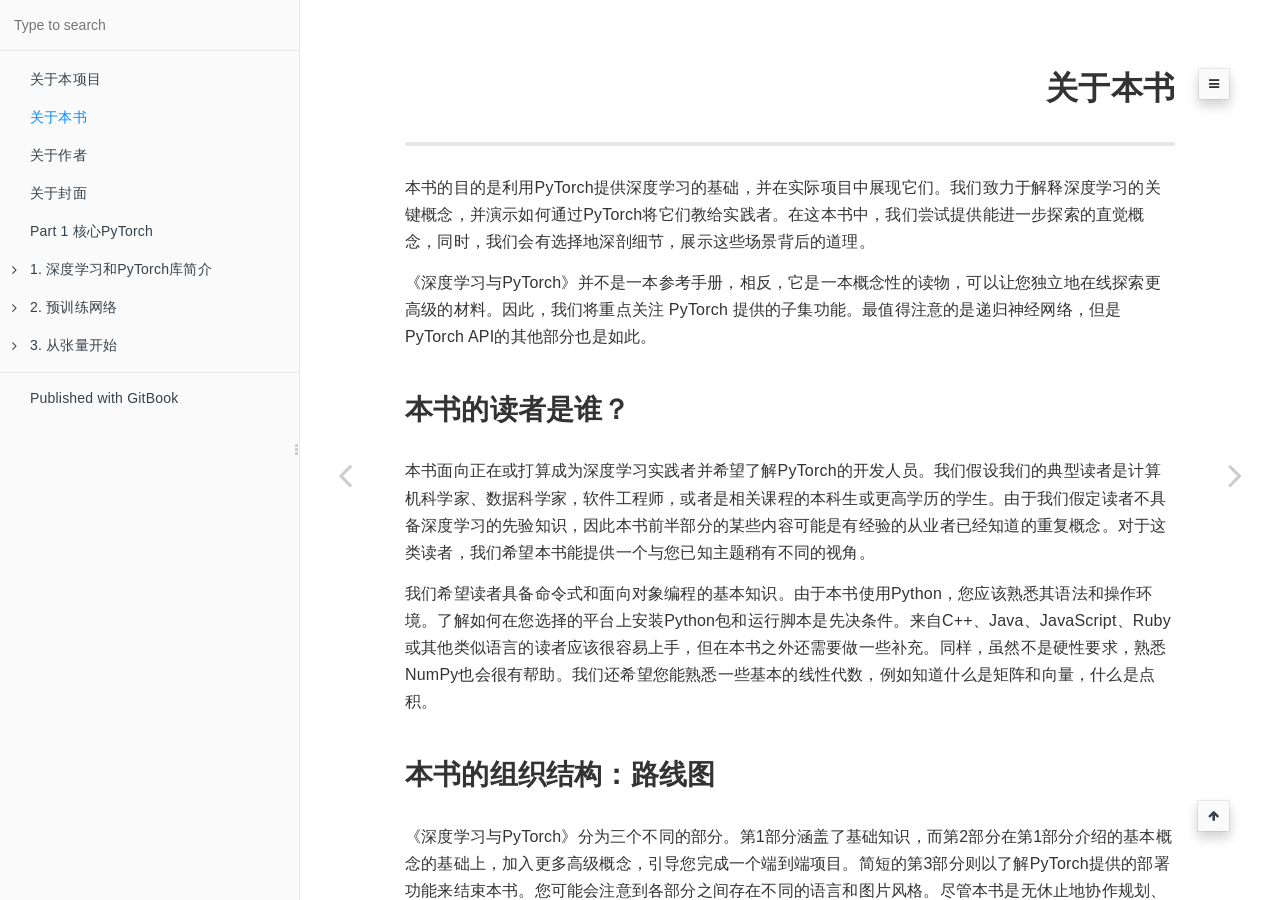
<file: about/about_this_book.html>
<!DOCTYPE HTML>
<html lang="" >
    <head>
        <meta charset="UTF-8">
        <meta content="text/html; charset=utf-8" http-equiv="Content-Type">
        <title>关于本书 · 深度学习与PyTorch（中文版）</title>
        <meta http-equiv="X-UA-Compatible" content="IE=edge" />
        <meta name="description" content="">
        <meta name="generator" content="GitBook 3.2.3">
        <meta name="author" content="译者：paper2Fox">
        
        
    
    <link rel="stylesheet" href="../gitbook/style.css">

    
            
                
                <link rel="stylesheet" href="../gitbook/gitbook-plugin-search-pro/search.css">
                
            
                
                <link rel="stylesheet" href="../gitbook/gitbook-plugin-prism/prism-solarizedlight.css">
                
            
                
                <link rel="stylesheet" href="../gitbook/gitbook-plugin-bibtex-indexed-cite/style.css">
                
            
                
                <link rel="stylesheet" href="../gitbook/gitbook-plugin-anchor-navigation-ex/style/plugin.css">
                
            
                
                <link rel="stylesheet" href="../gitbook/gitbook-plugin-page-footer-ex/style/plugin.css">
                
            
                
                <link rel="stylesheet" href="../gitbook/gitbook-plugin-splitter/splitter.css">
                
            
                
                <link rel="stylesheet" href="../gitbook/gitbook-plugin-code/plugin.css">
                
            
                
                <link rel="stylesheet" href="../gitbook/gitbook-plugin-expandable-chapters-small/expandable-chapters-small.css">
                
            
                
                <link rel="stylesheet" href="../gitbook/gitbook-plugin-katex/katex.min.css">
                
            
                
                <link rel="stylesheet" href="../gitbook/gitbook-plugin-auto-scroll-table/website.css">
                
            
                
                <link rel="stylesheet" href="../gitbook/gitbook-plugin-fontsettings/website.css">
                
            
        

    

    
        
    
        
    
        
    
        
    
        
    
        
    

        
    
    
    
    <meta name="HandheldFriendly" content="true"/>
    <meta name="viewport" content="width=device-width, initial-scale=1, user-scalable=no">
    <meta name="apple-mobile-web-app-capable" content="yes">
    <meta name="apple-mobile-web-app-status-bar-style" content="black">
    <link rel="apple-touch-icon-precomposed" sizes="152x152" href="../gitbook/images/apple-touch-icon-precomposed-152.png">
    <link rel="shortcut icon" href="../gitbook/images/favicon.ico" type="image/x-icon">

    
    <link rel="next" href="about_the_authors.html" />
    
    
    <link rel="prev" href="../" />
    

    <style>
    @media only screen and (max-width: 640px) {
        .book-header .hidden-mobile {
            display: none;
        }
    }
    </style>
    <script>
        window["gitbook-plugin-github-buttons"] = {"buttons":[{"user":"paper2Fox","repo":"Deep-Learning-with-PyTorch-Chinese","type":["star","watch","fork"],"size":"large","count":true}]};
    </script>

    </head>
    <body>
        
<div class="book">
    <div class="book-summary">
        
            
<div id="book-search-input" role="search">
    <input type="text" placeholder="Type to search" />
</div>

            
                <nav role="navigation">
                


<ul class="summary">
    
    

    

    
        
        
    
        <li class="chapter " data-level="1.1" data-path="../">
            
                <a href="../">
            
                    
                    关于本项目
            
                </a>
            

            
        </li>
    
        <li class="chapter active" data-level="1.2" data-path="about_this_book.html">
            
                <a href="about_this_book.html">
            
                    
                    关于本书
            
                </a>
            

            
        </li>
    
        <li class="chapter " data-level="1.3" data-path="about_the_authors.html">
            
                <a href="about_the_authors.html">
            
                    
                    关于作者
            
                </a>
            

            
        </li>
    
        <li class="chapter " data-level="1.4" data-path="about_the_cover_illustration.html">
            
                <a href="about_the_cover_illustration.html">
            
                    
                    关于封面
            
                </a>
            

            
        </li>
    
        <li class="chapter " data-level="1.5" data-path="../Chapter1/1.0.html">
            
                <a href="../Chapter1/1.0.html">
            
                    
                    Part 1 核心PyTorch
            
                </a>
            

            
        </li>
    
        <li class="chapter " data-level="1.6" data-path="../Chapter1/1.1.html">
            
                <a href="../Chapter1/1.1.html">
            
                    
                    1. 深度学习和PyTorch库简介
            
                </a>
            

            
            <ul class="articles">
                
    
        <li class="chapter " data-level="1.6.1" data-path="../Chapter1/1.1.html">
            
                <a href="../Chapter1/1.1.html#chap1-1">
            
                    
                    1.1 深度学习革命
            
                </a>
            

            
        </li>
    
        <li class="chapter " data-level="1.6.2" data-path="../Chapter1/1.1.html">
            
                <a href="../Chapter1/1.1.html#chap1-2">
            
                    
                    1.2 深度学习：PyTorch
            
                </a>
            

            
        </li>
    
        <li class="chapter " data-level="1.6.3" data-path="../Chapter1/1.1.html">
            
                <a href="../Chapter1/1.1.html#chap1-3">
            
                    
                    1.3 为什么使用深度学习
            
                </a>
            

            
        </li>
    
        <li class="chapter " data-level="1.6.4" data-path="../Chapter1/1.1.html">
            
                <a href="../Chapter1/1.1.html#chap1-4">
            
                    
                    1.4 概述PyTorch如何支持深度学习项目
            
                </a>
            

            
        </li>
    
        <li class="chapter " data-level="1.6.5" data-path="../Chapter1/1.1.html">
            
                <a href="../Chapter1/1.1.html#chap1-5">
            
                    
                    1.5 硬件和软件要求
            
                </a>
            

            
        </li>
    
        <li class="chapter " data-level="1.6.6" data-path="../Chapter1/1.1.html">
            
                <a href="../Chapter1/1.1.html#chap1-6">
            
                    
                    1.6 练习
            
                </a>
            

            
        </li>
    
        <li class="chapter " data-level="1.6.7" data-path="../Chapter1/1.1.html">
            
                <a href="../Chapter1/1.1.html#chap1-7">
            
                    
                    1.7 小结
            
                </a>
            

            
        </li>
    

            </ul>
            
        </li>
    
        <li class="chapter " data-level="1.7" data-path="../Chapter2/2.1.html">
            
                <a href="../Chapter2/2.1.html">
            
                    
                    2. 预训练网络
            
                </a>
            

            
            <ul class="articles">
                
    
        <li class="chapter " data-level="1.7.1" data-path="../Chapter2/2.1.html">
            
                <a href="../Chapter2/2.1.html#chap2-1">
            
                    
                    2.1 一种可识别图像主体的预训练网络
            
                </a>
            

            
        </li>
    
        <li class="chapter " data-level="1.7.2" data-path="../Chapter2/2.1.html">
            
                <a href="../Chapter2/2.1.html#chap2-2">
            
                    
                    2.2 一种从伪到真的预训练模型
            
                </a>
            

            
        </li>
    
        <li class="chapter " data-level="1.7.3" data-path="../Chapter2/2.1.html">
            
                <a href="../Chapter2/2.1.html#chap2-3">
            
                    
                    2.3 一种描述场景的预训练网络
            
                </a>
            

            
        </li>
    
        <li class="chapter " data-level="1.7.4" data-path="../Chapter2/2.1.html">
            
                <a href="../Chapter2/2.1.html#chap2-4">
            
                    
                    2.4 Torch Hub
            
                </a>
            

            
        </li>
    
        <li class="chapter " data-level="1.7.5" data-path="../Chapter2/2.1.html">
            
                <a href="../Chapter2/2.1.html#chap2-5">
            
                    
                    2.5 结论
            
                </a>
            

            
        </li>
    
        <li class="chapter " data-level="1.7.6" data-path="../Chapter2/2.1.html">
            
                <a href="../Chapter2/2.1.html#chap2-6">
            
                    
                    2.6 练习
            
                </a>
            

            
        </li>
    
        <li class="chapter " data-level="1.7.7" data-path="../Chapter2/2.1.html">
            
                <a href="../Chapter2/2.1.html#chap2-7">
            
                    
                    2.7 小结
            
                </a>
            

            
        </li>
    

            </ul>
            
        </li>
    
        <li class="chapter " data-level="1.8" data-path="../Chapter3/3.1.html">
            
                <a href="../Chapter3/3.1.html">
            
                    
                    3. 从张量开始
            
                </a>
            

            
            <ul class="articles">
                
    
        <li class="chapter " data-level="1.8.1" data-path="../Chapter3/3.1.html">
            
                <a href="../Chapter3/3.1.html#chap3-1">
            
                    
                    3.1 浮点数世界
            
                </a>
            

            
        </li>
    
        <li class="chapter " data-level="1.8.2" data-path="../Chapter3/3.1.html">
            
                <a href="../Chapter3/3.1.html#chap3-2">
            
                    
                    3.2 张量：多维数组
            
                </a>
            

            
        </li>
    
        <li class="chapter " data-level="1.8.3" data-path="../Chapter3/3.1.html">
            
                <a href="../Chapter3/3.1.html#chap3-3">
            
                    
                    3.3 索引张量
            
                </a>
            

            
        </li>
    
        <li class="chapter " data-level="1.8.4" data-path="../Chapter3/3.1.html">
            
                <a href="../Chapter3/3.1.html#chap3-4">
            
                    
                    3.4 命名张量
            
                </a>
            

            
        </li>
    
        <li class="chapter " data-level="1.8.5" data-path="../Chapter3/3.1.html">
            
                <a href="../Chapter3/3.1.html#chap3-5">
            
                    
                    3.5 张量元素类型
            
                </a>
            

            
        </li>
    
        <li class="chapter " data-level="1.8.6" data-path="../Chapter3/3.1.html">
            
                <a href="../Chapter3/3.1.html#chap3-6">
            
                    
                    3.6 张量API
            
                </a>
            

            
        </li>
    
        <li class="chapter " data-level="1.8.7" data-path="../Chapter3/3.1.html">
            
                <a href="../Chapter3/3.1.html#chap3-7">
            
                    
                    3.7 张量：存储的风景
            
                </a>
            

            
        </li>
    
        <li class="chapter " data-level="1.8.8" data-path="../Chapter3/3.1.html">
            
                <a href="../Chapter3/3.1.html#chap3-8">
            
                    
                    3.8 张量元数据：尺寸、偏移和步长
            
                </a>
            

            
        </li>
    
        <li class="chapter " data-level="1.8.9" data-path="../Chapter3/3.1.html">
            
                <a href="../Chapter3/3.1.html#chap3-9">
            
                    
                    3.9 移动张量至GPU
            
                </a>
            

            
        </li>
    
        <li class="chapter " data-level="1.8.10" data-path="../Chapter3/3.1.html">
            
                <a href="../Chapter3/3.1.html#chap3-10">
            
                    
                    3.10 NumPy互操作性
            
                </a>
            

            
        </li>
    
        <li class="chapter " data-level="1.8.11" data-path="../Chapter3/3.1.html">
            
                <a href="../Chapter3/3.1.html#chap3-11">
            
                    
                    3.11 广义张量也是张量
            
                </a>
            

            
        </li>
    
        <li class="chapter " data-level="1.8.12" data-path="../Chapter3/3.1.html">
            
                <a href="../Chapter3/3.1.html#chap3-12">
            
                    
                    3.12 序列化张量
            
                </a>
            

            
        </li>
    
        <li class="chapter " data-level="1.8.13" data-path="../Chapter3/3.1.html">
            
                <a href="../Chapter3/3.1.html#chap3-13">
            
                    
                    3.13 结论
            
                </a>
            

            
        </li>
    
        <li class="chapter " data-level="1.8.14" data-path="../Chapter3/3.1.html">
            
                <a href="../Chapter3/3.1.html#chap3-14">
            
                    
                    3.14 练习
            
                </a>
            

            
        </li>
    
        <li class="chapter " data-level="1.8.15" data-path="../Chapter3/3.1.html">
            
                <a href="../Chapter3/3.1.html#chap3-15">
            
                    
                    3.15 小结
            
                </a>
            

            
        </li>
    

            </ul>
            
        </li>
    

    

    <li class="divider"></li>

    <li>
        <a href="https://www.gitbook.com" target="blank" class="gitbook-link">
            Published with GitBook
        </a>
    </li>
</ul>


                </nav>
            
        
    </div>

    <div class="book-body">
        
            <div class="body-inner">
                
                    

<div class="book-header" role="navigation">
    

    <!-- Title -->
    <h1>
        <i class="fa fa-circle-o-notch fa-spin"></i>
        <a href=".." >关于本书</a>
    </h1>
</div>




                    <div class="page-wrapper" tabindex="-1" role="main">
                        <div class="page-inner">
                            
<div id="book-search-results">
    <div class="search-noresults">
    
                                <section class="normal markdown-section">
                                
                                <div id="anchor-navigation-ex-navbar"><i class="fa fa-navicon"></i><ul><li><span class="title-icon "></span><a href="#&#x5173;&#x4E8E;&#x672C;&#x4E66;"><b></b>&#x5173;&#x4E8E;&#x672C;&#x4E66;</a></li><ul><li><span class="title-icon "></span><a href="#&#x672C;&#x4E66;&#x7684;&#x8BFB;&#x8005;&#x662F;&#x8C01;&#xFF1F;"><b></b>&#x672C;&#x4E66;&#x7684;&#x8BFB;&#x8005;&#x662F;&#x8C01;&#xFF1F;</a></li><li><span class="title-icon "></span><a href="#&#x672C;&#x4E66;&#x7684;&#x7EC4;&#x7EC7;&#x7ED3;&#x6784;&#xFF1A;&#x8DEF;&#x7EBF;&#x56FE;"><b></b>&#x672C;&#x4E66;&#x7684;&#x7EC4;&#x7EC7;&#x7ED3;&#x6784;&#xFF1A;&#x8DEF;&#x7EBF;&#x56FE;</a></li><li><span class="title-icon "></span><a href="#&#x5173;&#x4E8E;&#x4EE3;&#x7801;"><b></b>&#x5173;&#x4E8E;&#x4EE3;&#x7801;</a></li><li><span class="title-icon "></span><a href="#&#x786C;&#x4EF6;&#x548C;&#x8F6F;&#x4EF6;&#x9700;&#x6C42;"><b></b>&#x786C;&#x4EF6;&#x548C;&#x8F6F;&#x4EF6;&#x9700;&#x6C42;</a></li><li><span class="title-icon "></span><a href="#livebook&#x8BBA;&#x575B;"><b></b>liveBook&#x8BBA;&#x575B;</a></li><li><span class="title-icon "></span><a href="#&#x5176;&#x4ED6;&#x5728;&#x7EBF;&#x8D44;&#x6E90;"><b></b>&#x5176;&#x4ED6;&#x5728;&#x7EBF;&#x8D44;&#x6E90;</a></li></ul></ul></div><a href="#&#x5173;&#x4E8E;&#x672C;&#x4E66;" id="anchorNavigationExGoTop"><i class="fa fa-arrow-up"></i></a><h1 id="&#x5173;&#x4E8E;&#x672C;&#x4E66;"><a name="&#x5173;&#x4E8E;&#x672C;&#x4E66;" class="anchor-navigation-ex-anchor" href="#&#x5173;&#x4E8E;&#x672C;&#x4E66;"><i class="fa fa-link" aria-hidden="true"></i></a><p align="right">&#x5173;&#x4E8E;&#x672C;&#x4E66;</p></h1>
<hr>
<p>&#x672C;&#x4E66;&#x7684;&#x76EE;&#x7684;&#x662F;&#x5229;&#x7528;PyTorch&#x63D0;&#x4F9B;&#x6DF1;&#x5EA6;&#x5B66;&#x4E60;&#x7684;&#x57FA;&#x7840;&#xFF0C;&#x5E76;&#x5728;&#x5B9E;&#x9645;&#x9879;&#x76EE;&#x4E2D;&#x5C55;&#x73B0;&#x5B83;&#x4EEC;&#x3002;&#x6211;&#x4EEC;&#x81F4;&#x529B;&#x4E8E;&#x89E3;&#x91CA;&#x6DF1;&#x5EA6;&#x5B66;&#x4E60;&#x7684;&#x5173;&#x952E;&#x6982;&#x5FF5;&#xFF0C;&#x5E76;&#x6F14;&#x793A;&#x5982;&#x4F55;&#x901A;&#x8FC7;PyTorch&#x5C06;&#x5B83;&#x4EEC;&#x6559;&#x7ED9;&#x5B9E;&#x8DF5;&#x8005;&#x3002;&#x5728;&#x8FD9;&#x672C;&#x4E66;&#x4E2D;&#xFF0C;&#x6211;&#x4EEC;&#x5C1D;&#x8BD5;&#x63D0;&#x4F9B;&#x80FD;&#x8FDB;&#x4E00;&#x6B65;&#x63A2;&#x7D22;&#x7684;&#x76F4;&#x89C9;&#x6982;&#x5FF5;&#xFF0C;&#x540C;&#x65F6;&#xFF0C;&#x6211;&#x4EEC;&#x4F1A;&#x6709;&#x9009;&#x62E9;&#x5730;&#x6DF1;&#x5256;&#x7EC6;&#x8282;&#xFF0C;&#x5C55;&#x793A;&#x8FD9;&#x4E9B;&#x573A;&#x666F;&#x80CC;&#x540E;&#x7684;&#x9053;&#x7406;&#x3002;</p>
<p>&#x300A;&#x6DF1;&#x5EA6;&#x5B66;&#x4E60;&#x4E0E;PyTorch&#x300B;&#x5E76;&#x4E0D;&#x662F;&#x4E00;&#x672C;&#x53C2;&#x8003;&#x624B;&#x518C;&#xFF0C;&#x76F8;&#x53CD;&#xFF0C;&#x5B83;&#x662F;&#x4E00;&#x672C;&#x6982;&#x5FF5;&#x6027;&#x7684;&#x8BFB;&#x7269;&#xFF0C;&#x53EF;&#x4EE5;&#x8BA9;&#x60A8;&#x72EC;&#x7ACB;&#x5730;&#x5728;&#x7EBF;&#x63A2;&#x7D22;&#x66F4;&#x9AD8;&#x7EA7;&#x7684;&#x6750;&#x6599;&#x3002;&#x56E0;&#x6B64;&#xFF0C;&#x6211;&#x4EEC;&#x5C06;&#x91CD;&#x70B9;&#x5173;&#x6CE8; PyTorch &#x63D0;&#x4F9B;&#x7684;&#x5B50;&#x96C6;&#x529F;&#x80FD;&#x3002;&#x6700;&#x503C;&#x5F97;&#x6CE8;&#x610F;&#x7684;&#x662F;&#x9012;&#x5F52;&#x795E;&#x7ECF;&#x7F51;&#x7EDC;&#xFF0C;&#x4F46;&#x662F;PyTorch API&#x7684;&#x5176;&#x4ED6;&#x90E8;&#x5206;&#x4E5F;&#x662F;&#x5982;&#x6B64;&#x3002;</p>
<h2 id="&#x672C;&#x4E66;&#x7684;&#x8BFB;&#x8005;&#x662F;&#x8C01;&#xFF1F;"><a name="&#x672C;&#x4E66;&#x7684;&#x8BFB;&#x8005;&#x662F;&#x8C01;&#xFF1F;" class="anchor-navigation-ex-anchor" href="#&#x672C;&#x4E66;&#x7684;&#x8BFB;&#x8005;&#x662F;&#x8C01;&#xFF1F;"><i class="fa fa-link" aria-hidden="true"></i></a>&#x672C;&#x4E66;&#x7684;&#x8BFB;&#x8005;&#x662F;&#x8C01;&#xFF1F;</h2>
<p>&#x672C;&#x4E66;&#x9762;&#x5411;&#x6B63;&#x5728;&#x6216;&#x6253;&#x7B97;&#x6210;&#x4E3A;&#x6DF1;&#x5EA6;&#x5B66;&#x4E60;&#x5B9E;&#x8DF5;&#x8005;&#x5E76;&#x5E0C;&#x671B;&#x4E86;&#x89E3;PyTorch&#x7684;&#x5F00;&#x53D1;&#x4EBA;&#x5458;&#x3002;&#x6211;&#x4EEC;&#x5047;&#x8BBE;&#x6211;&#x4EEC;&#x7684;&#x5178;&#x578B;&#x8BFB;&#x8005;&#x662F;&#x8BA1;&#x7B97;&#x673A;&#x79D1;&#x5B66;&#x5BB6;&#x3001;&#x6570;&#x636E;&#x79D1;&#x5B66;&#x5BB6;&#xFF0C;&#x8F6F;&#x4EF6;&#x5DE5;&#x7A0B;&#x5E08;&#xFF0C;&#x6216;&#x8005;&#x662F;&#x76F8;&#x5173;&#x8BFE;&#x7A0B;&#x7684;&#x672C;&#x79D1;&#x751F;&#x6216;&#x66F4;&#x9AD8;&#x5B66;&#x5386;&#x7684;&#x5B66;&#x751F;&#x3002;&#x7531;&#x4E8E;&#x6211;&#x4EEC;&#x5047;&#x5B9A;&#x8BFB;&#x8005;&#x4E0D;&#x5177;&#x5907;&#x6DF1;&#x5EA6;&#x5B66;&#x4E60;&#x7684;&#x5148;&#x9A8C;&#x77E5;&#x8BC6;&#xFF0C;&#x56E0;&#x6B64;&#x672C;&#x4E66;&#x524D;&#x534A;&#x90E8;&#x5206;&#x7684;&#x67D0;&#x4E9B;&#x5185;&#x5BB9;&#x53EF;&#x80FD;&#x662F;&#x6709;&#x7ECF;&#x9A8C;&#x7684;&#x4ECE;&#x4E1A;&#x8005;&#x5DF2;&#x7ECF;&#x77E5;&#x9053;&#x7684;&#x91CD;&#x590D;&#x6982;&#x5FF5;&#x3002;&#x5BF9;&#x4E8E;&#x8FD9;&#x7C7B;&#x8BFB;&#x8005;&#xFF0C;&#x6211;&#x4EEC;&#x5E0C;&#x671B;&#x672C;&#x4E66;&#x80FD;&#x63D0;&#x4F9B;&#x4E00;&#x4E2A;&#x4E0E;&#x60A8;&#x5DF2;&#x77E5;&#x4E3B;&#x9898;&#x7A0D;&#x6709;&#x4E0D;&#x540C;&#x7684;&#x89C6;&#x89D2;&#x3002;</p>
<p>&#x6211;&#x4EEC;&#x5E0C;&#x671B;&#x8BFB;&#x8005;&#x5177;&#x5907;&#x547D;&#x4EE4;&#x5F0F;&#x548C;&#x9762;&#x5411;&#x5BF9;&#x8C61;&#x7F16;&#x7A0B;&#x7684;&#x57FA;&#x672C;&#x77E5;&#x8BC6;&#x3002;&#x7531;&#x4E8E;&#x672C;&#x4E66;&#x4F7F;&#x7528;Python&#xFF0C;&#x60A8;&#x5E94;&#x8BE5;&#x719F;&#x6089;&#x5176;&#x8BED;&#x6CD5;&#x548C;&#x64CD;&#x4F5C;&#x73AF;&#x5883;&#x3002;&#x4E86;&#x89E3;&#x5982;&#x4F55;&#x5728;&#x60A8;&#x9009;&#x62E9;&#x7684;&#x5E73;&#x53F0;&#x4E0A;&#x5B89;&#x88C5;Python&#x5305;&#x548C;&#x8FD0;&#x884C;&#x811A;&#x672C;&#x662F;&#x5148;&#x51B3;&#x6761;&#x4EF6;&#x3002;&#x6765;&#x81EA;C++&#x3001;Java&#x3001;JavaScript&#x3001;Ruby&#x6216;&#x5176;&#x4ED6;&#x7C7B;&#x4F3C;&#x8BED;&#x8A00;&#x7684;&#x8BFB;&#x8005;&#x5E94;&#x8BE5;&#x5F88;&#x5BB9;&#x6613;&#x4E0A;&#x624B;&#xFF0C;&#x4F46;&#x5728;&#x672C;&#x4E66;&#x4E4B;&#x5916;&#x8FD8;&#x9700;&#x8981;&#x505A;&#x4E00;&#x4E9B;&#x8865;&#x5145;&#x3002;&#x540C;&#x6837;&#xFF0C;&#x867D;&#x7136;&#x4E0D;&#x662F;&#x786C;&#x6027;&#x8981;&#x6C42;&#xFF0C;&#x719F;&#x6089;NumPy&#x4E5F;&#x4F1A;&#x5F88;&#x6709;&#x5E2E;&#x52A9;&#x3002;&#x6211;&#x4EEC;&#x8FD8;&#x5E0C;&#x671B;&#x60A8;&#x80FD;&#x719F;&#x6089;&#x4E00;&#x4E9B;&#x57FA;&#x672C;&#x7684;&#x7EBF;&#x6027;&#x4EE3;&#x6570;&#xFF0C;&#x4F8B;&#x5982;&#x77E5;&#x9053;&#x4EC0;&#x4E48;&#x662F;&#x77E9;&#x9635;&#x548C;&#x5411;&#x91CF;&#xFF0C;&#x4EC0;&#x4E48;&#x662F;&#x70B9;&#x79EF;&#x3002;</p>
<h2 id="&#x672C;&#x4E66;&#x7684;&#x7EC4;&#x7EC7;&#x7ED3;&#x6784;&#xFF1A;&#x8DEF;&#x7EBF;&#x56FE;"><a name="&#x672C;&#x4E66;&#x7684;&#x7EC4;&#x7EC7;&#x7ED3;&#x6784;&#xFF1A;&#x8DEF;&#x7EBF;&#x56FE;" class="anchor-navigation-ex-anchor" href="#&#x672C;&#x4E66;&#x7684;&#x7EC4;&#x7EC7;&#x7ED3;&#x6784;&#xFF1A;&#x8DEF;&#x7EBF;&#x56FE;"><i class="fa fa-link" aria-hidden="true"></i></a>&#x672C;&#x4E66;&#x7684;&#x7EC4;&#x7EC7;&#x7ED3;&#x6784;&#xFF1A;&#x8DEF;&#x7EBF;&#x56FE;</h2>
<p>&#x300A;&#x6DF1;&#x5EA6;&#x5B66;&#x4E60;&#x4E0E;PyTorch&#x300B;&#x5206;&#x4E3A;&#x4E09;&#x4E2A;&#x4E0D;&#x540C;&#x7684;&#x90E8;&#x5206;&#x3002;&#x7B2C;1&#x90E8;&#x5206;&#x6DB5;&#x76D6;&#x4E86;&#x57FA;&#x7840;&#x77E5;&#x8BC6;&#xFF0C;&#x800C;&#x7B2C;2&#x90E8;&#x5206;&#x5728;&#x7B2C;1&#x90E8;&#x5206;&#x4ECB;&#x7ECD;&#x7684;&#x57FA;&#x672C;&#x6982;&#x5FF5;&#x7684;&#x57FA;&#x7840;&#x4E0A;&#xFF0C;&#x52A0;&#x5165;&#x66F4;&#x591A;&#x9AD8;&#x7EA7;&#x6982;&#x5FF5;&#xFF0C;&#x5F15;&#x5BFC;&#x60A8;&#x5B8C;&#x6210;&#x4E00;&#x4E2A;&#x7AEF;&#x5230;&#x7AEF;&#x9879;&#x76EE;&#x3002;&#x7B80;&#x77ED;&#x7684;&#x7B2C;3&#x90E8;&#x5206;&#x5219;&#x4EE5;&#x4E86;&#x89E3;PyTorch&#x63D0;&#x4F9B;&#x7684;&#x90E8;&#x7F72;&#x529F;&#x80FD;&#x6765;&#x7ED3;&#x675F;&#x672C;&#x4E66;&#x3002;&#x60A8;&#x53EF;&#x80FD;&#x4F1A;&#x6CE8;&#x610F;&#x5230;&#x5404;&#x90E8;&#x5206;&#x4E4B;&#x95F4;&#x5B58;&#x5728;&#x4E0D;&#x540C;&#x7684;&#x8BED;&#x8A00;&#x548C;&#x56FE;&#x7247;&#x98CE;&#x683C;&#x3002;&#x5C3D;&#x7BA1;&#x672C;&#x4E66;&#x662F;&#x65E0;&#x4F11;&#x6B62;&#x5730;&#x534F;&#x4F5C;&#x89C4;&#x5212;&#x3001;&#x8BA8;&#x8BBA;&#x548C;&#x7F16;&#x8F91;&#x7684;&#x7ED3;&#x679C;&#xFF0C;&#x4F46;&#x5199;&#x4F5C;&#x548C;&#x7ED8;&#x5236;&#x56FE;&#x7247;&#x7684;&#x5DE5;&#x4F5C;&#x5374;&#x662F;&#x7531;&#x5404;&#x4F4D;&#x4F5C;&#x8005;&#x5206;&#x62C5;&#x5B8C;&#x6210;&#x7684;&#x3002;Luca&#x4E3B;&#x8981;&#x8D1F;&#x8D23;&#x7B2C;1&#x90E8;&#x5206;&#xFF0C;Eli&#x8D1F;&#x8D23;&#x7B2C;2&#x90E8;&#x5206;<a href="#jump2"><sup>2</sup></a>&#xFF0C;Thomas&#x5219;&#x8BD5;&#x56FE;&#x5C06;&#x7B2C;3&#x90E8;&#x5206;&#x7684;&#x98CE;&#x683C;&#x4E0E;&#x524D;&#x4E24;&#x90E8;&#x5206;&#x76F8;&#x878D;&#x5408;&#x3002;&#x4E0E;&#x5176;&#x8FFD;&#x6C42;&#x6700;&#x4F4E;&#x9650;&#x5EA6;&#x7684;&#x7EDF;&#x4E00;&#x6027;&#xFF0C;&#x6211;&#x4EEC;&#x51B3;&#x5B9A;&#x4FDD;&#x7559;&#x5404;&#x90E8;&#x5206;&#x7279;&#x6709;&#x7684;&#x539F;&#x8C8C;&#x3002;</p>
<p>&#xA0;&#xA0;&#xA0;&#xA0;&#x4EE5;&#x4E0B;&#x662F;&#x5404;&#x90E8;&#x5206;&#x7684;&#x5206;&#x89E3;&#xFF0C;&#x5E76;&#x7B80;&#x8981;&#x4ECB;&#x7ECD;&#x4E86;&#x5404;&#x90E8;&#x5206;&#x3002;</p>
<p><strong>PART 1</strong></p>
<p>&#x5728;&#x7B2C;1&#x90E8;&#x5206;&#x4E2D;&#xFF0C;&#x6211;&#x4EEC;&#x5C06;&#x8FC8;&#x51FA;&#x4F7F;&#x7528;PyTorch&#x7684;&#x7B2C;&#x4E00;&#x6B65;&#xFF0C;&#x57F9;&#x517B;&#x7406;&#x89E3;&#x5F00;&#x53D1;PyTorch&#x9879;&#x76EE;&#x6240;&#x9700;&#x7684;&#x57FA;&#x672C;&#x6280;&#x80FD;&#xFF0C;&#x5E76;&#x5F00;&#x59CB;&#x6784;&#x5EFA;&#x6211;&#x4EEC;&#x81EA;&#x5DF1;&#x7684;&#x9879;&#x76EE;&#x3002;&#x6211;&#x4EEC;&#x5C06;&#x4ECB;&#x7ECD;PyTorch API&#x548C;&#x4E00;&#x4E9B;&#x4EE4;PyTorch&#x6210;&#x4E3A;&#x5E93;&#x7684;&#x5E55;&#x540E;&#x7279;&#x6027;&#xFF0C;&#x5E76;&#x7740;&#x624B;&#x8BAD;&#x7EC3;&#x4E00;&#x4E2A;&#x521D;&#x59CB;&#x7684;&#x5206;&#x7C7B;&#x6A21;&#x578B;&#x3002;&#x5728;&#x7B2C;1&#x90E8;&#x5206;&#x7ED3;&#x675F;&#x65F6;&#xFF0C;&#x6211;&#x4EEC;&#x5C06;&#x4E3A;&#x5904;&#x7406;&#x4E00;&#x4E2A;&#x771F;&#x5B9E;&#x7684;&#x9879;&#x76EE;&#x800C;&#x505A;&#x597D;&#x51C6;&#x5907;&#x3002;</p>
<p>&#x7B2C;1&#x7AE0;&#x4ECB;&#x7ECD;&#x4E86;PyTorch&#x4F5C;&#x4E3A;&#x4E00;&#x4E2A;&#x5E93;&#x53CA;&#x5176;&#x5728;&#x6DF1;&#x5EA6;&#x5B66;&#x4E60;&#x9769;&#x547D;&#x4E2D;&#x7684;&#x5730;&#x4F4D;&#xFF0C;&#x5E76;&#x89E6;&#x53CA;&#x4E86;PyTorch&#x6709;&#x522B;&#x4E8E;&#x5176;&#x4ED6;&#x6DF1;&#x5EA6;&#x5B66;&#x4E60;&#x6846;&#x67B6;&#x7684;&#x5730;&#x65B9;&#x3002;
&#x7B2C;2&#x7AE0;&#x901A;&#x8FC7;&#x8FD0;&#x884C;&#x9884;&#x8BAD;&#x7EC3;&#x7F51;&#x7EDC;&#x7684;&#x793A;&#x4F8B;&#x6765;&#x5C55;&#x793A;PyTorch&#x7684;&#x8FD0;&#x884C;&#x60C5;&#x51B5;&#xFF0C;&#x5B83;&#x6F14;&#x793A;&#x4E86;&#x5982;&#x4F55;&#x5728;PyTorch Hub&#x4E2D;&#x4E0B;&#x8F7D;&#x548C;&#x8FD0;&#x884C;&#x6A21;&#x578B;&#x3002;
&#x7B2C;3&#x7AE0;&#x4ECB;&#x7ECD;&#x4E86;PyTorch&#x7684;&#x57FA;&#x672C;&#x6784;&#x4EF6;--&#x5F20;&#x91CF;&#xFF0C;&#x5C55;&#x793A;&#x4E86;&#x5B83;&#x7684;API&#xFF0C;&#x5E76;&#x5728;&#x4ECB;&#x7ECD;&#x4E86;&#x4E00;&#x4E9B;&#x5E55;&#x540E;&#x7684;&#x5B9E;&#x73B0;&#x7EC6;&#x8282;&#x3002;
&#x7B2C;4&#x7AE0;&#x6F14;&#x793A;&#x4E86;&#x5982;&#x4F55;&#x5C06;&#x4E0D;&#x540C;&#x7C7B;&#x578B;&#x7684;&#x6570;&#x636E;&#x8868;&#x793A;&#x4E3A;&#x5F20;&#x91CF;&#xFF0C;&#x4EE5;&#x53CA;&#x6DF1;&#x5EA6;&#x5B66;&#x4E60;&#x6A21;&#x578B;&#x5BF9;&#x5F20;&#x91CF;&#x5F62;&#x72B6;&#x7684;&#x9884;&#x671F;&#x3002;
&#x7B2C;5&#x7AE0;&#x4ECB;&#x7ECD;&#x4E86;&#x901A;&#x8FC7;&#x68AF;&#x5EA6;&#x4E0B;&#x964D;&#x8FDB;&#x884C;&#x5B66;&#x4E60;&#x7684;&#x673A;&#x5236;&#xFF0C;&#x4EE5;&#x53CA;PyTorch&#x5982;&#x4F55;&#x4F7F;&#x5176;&#x5B9E;&#x73B0;&#x81EA;&#x52A8;&#x5FAE;&#x5206;&#x529F;&#x80FD;&#x3002;
&#x7B2C;6&#x7AE0;&#x5C55;&#x793A;&#x4E86;&#x5728;PyTorch&#x4E2D;&#x4F7F;&#x7528;<code>nn</code>&#x548C;<code>optim</code>&#x6A21;&#x5757;&#x6784;&#x5EFA;&#x548C;&#x8BAD;&#x7EC3;&#x56DE;&#x5F52;&#x795E;&#x7ECF;&#x7F51;&#x7EDC;&#x7684;&#x8FC7;&#x7A0B;&#x3002;
&#x7B2C;7&#x7AE0;&#x5728;&#x4E0A;&#x4E00;&#x7AE0;&#x7684;&#x57FA;&#x7840;&#x4E0A;&#xFF0C;&#x521B;&#x5EFA;&#x4E00;&#x4E2A;&#x7528;&#x4E8E;&#x56FE;&#x50CF;&#x5206;&#x7C7B;&#x7684;&#x5168;&#x8FDE;&#x63A5;&#x6A21;&#x578B;&#xFF0C;&#x5E76;&#x6269;&#x5C55;PyTorch API&#x7684;&#x77E5;&#x8BC6;&#x3002;
&#x7B2C;8&#x7AE0;&#x4ECB;&#x7ECD;&#x4E86;&#x5377;&#x79EF;&#x795E;&#x7ECF;&#x7F51;&#x7EDC;&#xFF0C;&#x5E76;&#x6269;&#x5C55;&#x4E86;&#x7528;&#x4E8E;&#x6784;&#x5EFA;&#x795E;&#x7ECF;&#x7F51;&#x7EDC;&#x6A21;&#x578B;&#x53CA;&#x5176;PyTorch&#x5B9E;&#x73B0;&#x7684;&#x66F4;&#x591A;&#x9AD8;&#x7EA7;&#x6982;&#x5FF5;&#x3002;</p>
<p><strong>PART 2</strong></p>
<p>&#x5728;&#x7B2C;2&#x90E8;&#x5206;&#x4E2D;&#xFF0C;&#x6BCF;&#x4E00;&#x7AE0;&#x90FD;&#x4F7F;&#x6211;&#x4EEC;&#x66F4;&#x63A5;&#x8FD1;&#x81EA;&#x52A8;&#x68C0;&#x6D4B;&#x80BA;&#x764C;&#x7684;&#x7EFC;&#x5408;&#x89E3;&#x51B3;&#x65B9;&#x6848;&#x3002;&#x6211;&#x4EEC;&#x5C06;&#x4EE5;&#x8FD9;&#x4E00;&#x96BE;&#x9898;&#x4E3A;&#x52A8;&#x529B;&#xFF0C;&#x5C55;&#x793A;&#x89E3;&#x51B3;&#x764C;&#x75C7;&#x7B5B;&#x67E5;&#x7B49;&#x5927;&#x89C4;&#x6A21;&#x95EE;&#x9898;&#x6240;&#x9700;&#x7684;&#x5B9E;&#x9645;&#x65B9;&#x6CD5;&#x3002;&#x8FD9;&#x662F;&#x4E00;&#x4E2A;&#x4E13;&#x6CE8;&#x4E8E;&#x6E05;&#x6D01;&#x5DE5;&#x7A0B;&#x3001;&#x6545;&#x969C;&#x6392;&#x9664;&#x548C;&#x95EE;&#x9898;&#x89E3;&#x51B3;&#x7684;&#x5927;&#x578B;&#x9879;&#x76EE;&#x3002;</p>
<p>&#x7B2C;9&#x7AE0;&#x63CF;&#x8FF0;&#x4E86;&#x6211;&#x4EEC;&#x5C06;&#x7528;&#x4E8E;&#x80BA;&#x90E8;&#x80BF;&#x7624;&#x5206;&#x7C7B;&#x7684;&#x7AEF;&#x5230;&#x7AEF;&#x7B56;&#x7565;&#xFF0C;&#x4ECE;&#x8BA1;&#x7B97;&#x673A;&#x65AD;&#x5C42;&#x626B;&#x63CF;(CT)&#x6210;&#x50CF;&#x5F00;&#x59CB;&#x3002;
&#x7B2C;10&#x7AE0;&#x4F7F;&#x7528;&#x6807;&#x51C6;PyTorch API&#x52A0;&#x8F7D;&#x4EBA;&#x4F53;&#x6CE8;&#x91CA;&#x6570;&#x636E;&#x4EE5;&#x53CA;&#x6765;&#x81EA;CT&#x626B;&#x63CF;&#x7684;&#x56FE;&#x50CF;&#xFF0C;&#x5E76;&#x5C06;&#x76F8;&#x5173;&#x4FE1;&#x606F;&#x8F6C;&#x6362;&#x4E3A;&#x5F20;&#x91CF;&#x3002;
&#x7B2C;11&#x7AE0;&#x4ECB;&#x7ECD;&#x4E86;&#x4E00;&#x4E2A;&#x4F7F;&#x7528;&#x7B2C;10&#x7AE0;&#x4E2D;&#x4ECB;&#x7ECD;&#x7684;&#x8BAD;&#x7EC3;&#x6570;&#x636E;&#x7684;&#x4E00;&#x7EA7;&#x5206;&#x7C7B;&#x6A21;&#x578B;&#xFF0C;&#x6211;&#x4EEC;&#x5BF9;&#x8BE5;&#x6A21;&#x578B;&#x8FDB;&#x884C;&#x4E86;&#x8BAD;&#x7EC3;&#xFF0C;&#x5E76;&#x6536;&#x96C6;&#x4E86;&#x57FA;&#x672C;&#x7684;&#x6027;&#x80FD;&#x6307;&#x6807;&#x3002;
&#x6211;&#x4EEC;&#x8FD8;&#x4ECB;&#x7ECD;&#x4E86;&#x5982;&#x4F55;&#x4F7F;&#x7528;TensorBoard&#x6765;&#x76D1;&#x63A7;&#x8BAD;&#x7EC3;&#x3002;
&#x7B2C;12&#x7AE0;&#x63A2;&#x7D22;&#x5E76;&#x5B9E;&#x73B0;&#x4E86;&#x6807;&#x51C6;&#x7684;&#x6027;&#x80FD;&#x6307;&#x6807;&#xFF0C;&#x5E76;&#x4F7F;&#x7528;&#x8FD9;&#x4E9B;&#x6307;&#x6807;&#x6765;&#x5224;&#x522B;&#x8BAD;&#x7EC3;&#x6A21;&#x578B;&#x7684;&#x7F3A;&#x9677;&#x3002;&#x7136;&#x540E;&#xFF0C;&#x6211;&#x4EEC;&#x901A;&#x8FC7;&#x4F7F;&#x7528;&#x6570;&#x636E;&#x5E73;&#x8861;&#x548C;&#x6570;&#x636E;&#x589E;&#x5F3A;&#x7684;&#x6539;&#x8FDB;&#x8BAD;&#x7EC3;&#x96C6;&#x6765;&#x7F13;&#x89E3;&#x8FD9;&#x4E9B;&#x7F3A;&#x9677;&#x3002;
&#x7B2C;13&#x7AE0;&#x63CF;&#x8FF0;&#x4E86;&#x5206;&#x5272;&#xFF0C;&#x8FD9;&#x662F;&#x4E00;&#x79CD;&#x50CF;&#x7D20;&#x5230;&#x50CF;&#x7D20;&#x7684;&#x6A21;&#x578B;&#x67B6;&#x6784;&#xFF0C;&#x6211;&#x4EEC;&#x4F7F;&#x7528;&#x5B83;&#x6765;&#x751F;&#x6210;&#x8986;&#x76D6;&#x6574;&#x4E2A;CT&#x626B;&#x63CF;&#x56FE;&#x50CF;&#x7684;&#x53EF;&#x80FD;&#x80BF;&#x7624;&#x4F4D;&#x7F6E;&#x7684;&#x70ED;&#x56FE;&#x3002;
&#x8FD9;&#x5F20;&#x70ED;&#x56FE;&#x53EF;&#x4EE5;&#x7528;&#x4E8E;&#x5728;&#x672A;&#x7ECF;&#x4EBA;&#x7C7B;&#x5224;&#x522B;&#x7684;CT&#x626B;&#x63CF;&#x56FE;&#x7247;&#x4E0A;&#x5BFB;&#x627E;&#x80BF;&#x7624;&#x4F4D;&#x7F6E;&#x3002;
&#x7B2C;14&#x7AE0;&#x5B9E;&#x73B0;&#x4E86;&#x6700;&#x7EC8;&#x7684;&#x7AEF;&#x5230;&#x7AEF;&#x9879;&#x76EE;&#xFF1A;&#x4F7F;&#x7528;&#x6211;&#x4EEC;&#x7684;&#x65B0;&#x578B;&#x5206;&#x5272;&#x6A21;&#x578B;&#x5BF9;&#x764C;&#x75C7;&#x60A3;&#x8005;&#x8FDB;&#x884C;&#x8BCA;&#x65AD;&#xFF0C;&#x7136;&#x540E;&#x8FDB;&#x884C;&#x5206;&#x7C7B;&#x3002;</p>
<p><strong>PART 3</strong></p>
<p>&#x7B2C;3&#x90E8;&#x5206;&#x662F;&#x6709;&#x5173;&#x90E8;&#x7F72;&#x7684;&#x5355;&#x7AE0;&#x3002; &#x7B2C;15&#x7AE0;&#x6982;&#x8FF0;&#x4E86;&#x5982;&#x4F55;&#x5C06;PyTorch&#x6A21;&#x578B;&#x90E8;&#x7F72;&#x5230;&#x7B80;&#x5355;&#x7684;Web&#x670D;&#x52A1;&#x91CC;&#xFF0C;&#x5982;&#x4F55;&#x5C06;&#x5176;&#x5D4C;&#x5165;C++&#x7A0B;&#x5E8F;&#x6216;&#x5C06;&#x5176;&#x79FB;&#x690D;&#x5230;&#x624B;&#x673A;&#x4E2D;&#x3002;</p>
<h2 id="&#x5173;&#x4E8E;&#x4EE3;&#x7801;"><a name="&#x5173;&#x4E8E;&#x4EE3;&#x7801;" class="anchor-navigation-ex-anchor" href="#&#x5173;&#x4E8E;&#x4EE3;&#x7801;"><i class="fa fa-link" aria-hidden="true"></i></a>&#x5173;&#x4E8E;&#x4EE3;&#x7801;</h2>
<p>&#x672C;&#x4E66;&#x4E2D;&#x7684;&#x6240;&#x6709;&#x4EE3;&#x7801;&#x90FD;&#x662F;&#x4E3A;Python 3.6&#x6216;&#x66F4;&#x9AD8;&#x7248;&#x672C;&#x7F16;&#x5199;&#x7684;&#x3002;&#x8BE5;&#x4E66;&#x7684;&#x4EE3;&#x7801;&#x53EF;&#x4ECE;Manning&#x7684;&#x7F51;&#x7AD9;(<a href="https://www.manning.com/books/deep-learning-with-pytorch" target="_blank">https://www.manning.com/books/deep-learning-with-pytorch</a>) &#x548C;GitHub(<a href="https://github.com/deep-learning-withpytorch/dlwpt-code" target="_blank">https://github.com/deep-learning-withpytorch/dlwpt-code</a>) &#x4E0B;&#x8F7D;&#x3002;&#x7248;&#x672C;3.6.8&#x662F;&#x64B0;&#x5199;&#x672C;&#x6587;&#x65F6;&#x7684;&#x6700;&#x65B0;&#x7248;&#x672C;&#xFF0C;&#x4E5F;&#x662F;&#x6211;&#x4EEC;&#x7528;&#x6765;&#x6D4B;&#x8BD5;&#x672C;&#x4E66;&#x4E2D;&#x793A;&#x4F8B;&#x7684;&#x7248;&#x672C;&#x3002; &#x4F8B;&#x5982;&#xFF1A;</p>
<pre class="language-"><code class="lang-python">$ python
Python <span class="token number">3.6</span><span class="token number">.8</span> <span class="token punctuation">(</span>default<span class="token punctuation">,</span> Jan <span class="token number">14</span> <span class="token number">2019</span><span class="token punctuation">,</span> <span class="token number">11</span><span class="token punctuation">:</span><span class="token number">02</span><span class="token punctuation">:</span><span class="token number">34</span><span class="token punctuation">)</span>
<span class="token punctuation">[</span>GCC <span class="token number">8.0</span><span class="token number">.1</span> <span class="token number">20180414</span> on linux
Type <span class="token string">&quot;help&quot;</span><span class="token punctuation">,</span> <span class="token string">&quot;copyright&quot;</span><span class="token punctuation">,</span> <span class="token string">&quot;credits&quot;</span> <span class="token keyword">or</span> <span class="token string">&quot;license&quot;</span> <span class="token keyword">for</span> more information<span class="token punctuation">.</span>
<span class="token operator">&gt;&gt;</span><span class="token operator">&gt;</span>
</code></pre>
<p>&#x5728;Bash&#x63D0;&#x793A;&#x7B26;&#x4E0B;&#x8F93;&#x5165;&#x7684;&#x547D;&#x4EE4;&#x884C;&#x4EE5;<code>$</code>&#x5F00;&#x5934;&#xFF08;&#x4F8B;&#x5982;&#xFF0C;&#x672C;&#x793A;&#x4F8B;&#x4E2D;&#x7684;<code>$ python</code>&#x884C;&#xFF09;&#x3002;&#x56FA;&#x5B9A;&#x5BBD;&#x5EA6;&#x7684;&#x5185;&#x8054;&#x4EE3;&#x7801;&#x770B;&#x8D77;&#x6765;&#x50CF;<code>self</code>&#x3002;</p>
<p>&#x4EE5;<code>&gt;&gt;&gt;</code>&#x5F00;&#x5934;&#x7684;&#x4EE3;&#x7801;&#x5757;&#x662F;Python&#x4EA4;&#x4E92;&#x5F0F;&#x63D0;&#x793A;&#x7B26;&#x4E0B;&#x4F1A;&#x8BDD;&#x7684;&#x8BB0;&#x5F55;&#x3002;<code>&gt;&gt;&gt;</code>&#x5B57;&#x7B26;&#x4E0D;&#x5E94;&#x89C6;&#x4E3A;&#x8F93;&#x5165;&#xFF1B;&#x672C;&#x4E66;&#x4E2D;&#x4E0D;&#x4EE5;<code>&gt;&gt;&gt;</code>&#x6216;&#x8005;<code>...</code>&#x5F00;&#x5934;&#x7684;&#x6587;&#x672C;&#x884C;&#x90FD;&#x662F;&#x8F93;&#x51FA;&#x3002;&#x5728;&#x67D0;&#x4E9B;&#x60C5;&#x51B5;&#x4E0B;&#xFF0C;&#x4F1A;&#x5728;<code>&gt;&gt;&gt;</code>&#x524D;&#x63D2;&#x5165;&#x989D;&#x5916;&#x7684;&#x7A7A;&#x884C;&#xFF0C;&#x4EE5;&#x63D0;&#x9AD8;&#x6253;&#x5370;&#x65F6;&#x7684;&#x53EF;&#x8BFB;&#x6027;&#x3002;&#x5F53;&#x60A8;&#x5728;&#x4EA4;&#x4E92;&#x63D0;&#x793A;&#x7B26;&#x4E0B;&#x5B9E;&#x9645;&#x8F93;&#x5165;&#x6587;&#x672C;&#x65F6;&#xFF0C;&#x4E0D;&#x5305;&#x62EC;&#x8FD9;&#x4E9B;&#x7A7A;&#x884C;&#xFF1A;</p>
<pre class="language-"><code class="lang-bash"><span class="token operator">&gt;&gt;</span><span class="token operator">&gt;</span> print<span class="token punctuation">(</span><span class="token string">&quot;Hello, world!&quot;</span><span class="token punctuation">)</span> 
Hello, world<span class="token operator">!</span>
                                <span class="token operator">&lt;</span>-----------&#x8FD9;&#x4E00;&#x7A7A;&#x884C;&#x5728;&#x5B9E;&#x9645;&#x8FD0;&#x884C;&#x65F6;&#x4E0D;&#x4F1A;&#x51FA;&#x73B0;
<span class="token operator">&gt;&gt;</span><span class="token operator">&gt;</span> print<span class="token punctuation">(</span><span class="token string">&quot;Until next time...&quot;</span><span class="token punctuation">)</span> 
Until next time<span class="token punctuation">..</span>.
</code></pre>
<p>&#x6211;&#x4EEC;&#x8FD8;&#x5927;&#x91CF;&#x4F7F;&#x7528;&#x4E86;Jupyter Notebook&#xFF0C;&#x5982;&#x7B2C;1&#x7AE0;&#x7B2C;1.5.1&#x8282;&#x6240;&#x8FF0;&#x3002; &#x4F5C;&#x4E3A;&#x5B98;&#x65B9;GitHub&#x5B58;&#x50A8;&#x5E93;&#x7684;&#x4E00;&#x90E8;&#x5206;&#xFF0C;&#x6211;&#x4EEC;&#x63D0;&#x4F9B;&#x7684;notebook&#x4E2D;&#x7684;&#x4EE3;&#x7801;&#x5982;&#x4E0B;&#x6240;&#x793A;&#xFF1A;</p>
<pre class="language-"><code class="lang-python"><span class="token comment"># In[1]: </span>
<span class="token keyword">print</span><span class="token punctuation">(</span><span class="token string">&quot;Hello, world!&quot;</span><span class="token punctuation">)</span> 

<span class="token comment"># Out[1]: </span>
Hello<span class="token punctuation">,</span> world!

<span class="token comment"># In[2]: </span>
<span class="token keyword">print</span><span class="token punctuation">(</span><span class="token string">&quot;Until next time...&quot;</span><span class="token punctuation">)</span> 

<span class="token comment"># Out[2]: </span>
Until <span class="token builtin">next</span> time<span class="token punctuation">.</span><span class="token punctuation">.</span><span class="token punctuation">.</span>
</code></pre>
<p>&#x51E0;&#x4E4E;&#x6211;&#x4EEC;&#x6240;&#x6709;&#x7684;&#x793A;&#x4F8B;&#x7B14;&#x8BB0;&#x672C;&#x90FD;&#x5728;&#x7B2C;&#x4E00;&#x4E2A;&#x5355;&#x5143;&#x683C;&#x4E2D;&#x5305;&#x542B;&#x4EE5;&#x4E0B;&#x6837;&#x677F;&#xFF08;&#x5728;&#x524D;&#x51E0;&#x7AE0;&#x4E2D;&#x53EF;&#x80FD;&#x4F1A;&#x9057;&#x6F0F;&#x4E00;&#x4E9B;&#x884C;&#xFF09;&#xFF0C;&#x4E4B;&#x540E;&#xFF0C;&#x6211;&#x4EEC;&#x4F1A;&#x5C06;&#x5176;&#x7565;&#x8FC7;&#xFF1A;</p>
<pre class="language-"><code class="lang-python"><span class="token comment"># In[1]: </span>
<span class="token operator">%</span>matplotlib inline 
<span class="token keyword">from</span> matplotlib <span class="token keyword">import</span> pyplot <span class="token keyword">as</span> plt 
<span class="token keyword">import</span> numpy <span class="token keyword">as</span> np 

<span class="token keyword">import</span> torch 
<span class="token keyword">import</span> torch<span class="token punctuation">.</span>nn <span class="token keyword">as</span> nn 
<span class="token keyword">import</span> torch<span class="token punctuation">.</span>nn<span class="token punctuation">.</span>functional <span class="token keyword">as</span> F 
<span class="token keyword">import</span> torch<span class="token punctuation">.</span>optim <span class="token keyword">as</span> optim 

torch<span class="token punctuation">.</span>set_printoptions<span class="token punctuation">(</span>edgeitems<span class="token operator">=</span><span class="token number">2</span><span class="token punctuation">)</span> 
torch<span class="token punctuation">.</span>manual_seed<span class="token punctuation">(</span><span class="token number">123</span><span class="token punctuation">)</span>
</code></pre>
<p>&#x6B64;&#x5916;&#xFF0C;&#x4EE3;&#x7801;&#x5757;&#x662F;<code>.py</code>&#x6E90;&#x6587;&#x4EF6;&#x7684;&#x90E8;&#x5206;&#x6216;&#x5168;&#x90E8;&#x3002;</p>
<p><strong>Listing 15.1 main.py:5, def man</strong></p>
<pre class="language-"><code class="lang-python"><span class="token keyword">def</span> <span class="token function">main</span><span class="token punctuation">(</span><span class="token punctuation">)</span><span class="token punctuation">:</span> 
    <span class="token keyword">print</span><span class="token punctuation">(</span><span class="token string">&quot;Hello, world!&quot;</span><span class="token punctuation">)</span> 

<span class="token keyword">if</span> __name__ <span class="token operator">==</span> <span class="token string">&apos;__main__&apos;</span><span class="token punctuation">:</span> 
    main<span class="token punctuation">(</span><span class="token punctuation">)</span>
</code></pre>
<p>&#x672C;&#x4E66;&#x4E2D;&#x7684;&#x8BB8;&#x591A;&#x4EE3;&#x7801;&#x6837;&#x672C;&#x90FD;&#x662F;&#x4EE5;&#x4E24;&#x683C;&#x7F29;&#x8FDB;&#x7684;&#x65B9;&#x5F0F;&#x5448;&#x73B0;&#x7684;&#x3002;&#x7531;&#x4E8E;&#x5370;&#x5237;&#x7684;&#x5C40;&#x9650;&#x6027;&#xFF0C;&#x4EE3;&#x7801;&#x5217;&#x8868;&#x6BCF;&#x884C;&#x88AB;&#x9650;&#x5236;&#x5728;80&#x4E2A;&#x5B57;&#x7B26;&#x5185;&#xFF0C;&#x8FD9;&#x5BF9;&#x4E8E;&#x5927;&#x91CF;&#x7F29;&#x8FDB;&#x7684;&#x4EE3;&#x7801;&#x6BB5;&#x6765;&#x8BF4;&#x53EF;&#x80FD;&#x4E0D;&#x5207;&#x5B9E;&#x9645;&#x3002;&#x4F7F;&#x7528;&#x4E24;&#x4E2A;&#x7A7A;&#x683C;&#x7F29;&#x8FDB;&#x6709;&#x52A9;&#x4E8E;&#x51CF;&#x8F7B;&#x539F;&#x672C;&#x4F1A;&#x51FA;&#x73B0;&#x7684;&#x8FC7;&#x5EA6;&#x6362;&#x884C;&#x95EE;&#x9898;&#x3002;&#x6240;&#x6709;&#x53EF;&#x4F9B;&#x672C;&#x4E66;&#x4E0B;&#x8F7D;&#x7684;&#x4EE3;&#x7801;(&#x540C;&#x6837;&#xFF0C;&#x5728; <a href="https://www.manning.com/books/deep-learningwith-pytorch" target="_blank">https://www.manning.com/books/deep-learningwith-pytorch</a> &#x548C; <a href="https://github.com/deep-learning-with-pytorch/dlwpt-code" target="_blank">https://github.com/deep-learning-with-pytorch/dlwpt-code</a>) &#x90FD;&#x4F7F;&#x7528;&#x4E86;&#x4E00;&#x81F4;&#x7684;&#x56DB;&#x4E2A;&#x7A7A;&#x683C;&#x7F29;&#x8FDB;&#x3002;&#x4EE5;<code>_t</code>&#x4E3A;&#x540E;&#x7F00;&#x547D;&#x540D;&#x7684;&#x53D8;&#x91CF;&#x662F;&#x5B58;&#x50A8;&#x5728;CPU&#x5185;&#x5B58;&#x4E2D;&#x7684;&#x5F20;&#x91CF;&#xFF0C;<code>_g</code>&#x662F;&#x5B58;&#x50A8;&#x5728;GPU&#x5185;&#x5B58;&#x4E2D;&#x7684;&#x5F20;&#x91CF;&#xFF0C;<code>_a</code>&#x662F;<code>NumPy</code>&#x6570;&#x7EC4;&#x3002;</p>
<h2 id="&#x786C;&#x4EF6;&#x548C;&#x8F6F;&#x4EF6;&#x9700;&#x6C42;"><a name="&#x786C;&#x4EF6;&#x548C;&#x8F6F;&#x4EF6;&#x9700;&#x6C42;" class="anchor-navigation-ex-anchor" href="#&#x786C;&#x4EF6;&#x548C;&#x8F6F;&#x4EF6;&#x9700;&#x6C42;"><i class="fa fa-link" aria-hidden="true"></i></a>&#x786C;&#x4EF6;&#x548C;&#x8F6F;&#x4EF6;&#x9700;&#x6C42;</h2>
<p>&#x7B2C;1&#x90E8;&#x5206;&#x88AB;&#x8BBE;&#x8BA1;&#x4E3A;&#x4E0D;&#x9700;&#x8981;&#x4EFB;&#x4F55;&#x7279;&#x5B9A;&#x7684;&#x8BA1;&#x7B97;&#x8D44;&#x6E90;&#x3002;&#x4EFB;&#x4F55;&#x6700;&#x65B0;&#x7684;&#x8BA1;&#x7B97;&#x673A;&#x6216;&#x5728;&#x7EBF;&#x8BA1;&#x7B97;&#x8D44;&#x6E90;&#x90FD;&#x662F;&#x8DB3;&#x591F;&#x7684;&#x3002;&#x540C;&#x6837;&#xFF0C;&#x4E5F;&#x4E0D;&#x9700;&#x8981;&#x7279;&#x5B9A;&#x7684;&#x64CD;&#x4F5C;&#x7CFB;&#x7EDF;&#x3002;&#x5728;&#x7B2C;2&#x90E8;&#x5206;&#x4E2D;&#xFF0C;&#x6211;&#x4EEC;&#x9884;&#x8BA1;&#x5B8C;&#x6210;&#x66F4;&#x9AD8;&#x7EA7;&#x793A;&#x4F8B;&#x7684;&#x5B8C;&#x6574;&#x57F9;&#x8BAD;&#x8FD0;&#x884C;&#x5C06;&#x9700;&#x8981;&#x652F;&#x6301;&#x4E00;&#x4E2A;&#x652F;&#x6301;CUDA&#x7684;GPU&#x3002;&#x7B2C;2&#x90E8;&#x5206;&#x4E2D;&#x4F7F;&#x7528;&#x7684;&#x8BBE;&#x5907;&#x9ED8;&#x8BA4;&#x53C2;&#x6570;&#x5747;&#x5047;&#x8BBE;GPU&#x5177;&#x6709;8 GB&#x7684;RAM(&#x6211;&#x4EEC;&#x5EFA;&#x8BAE;&#x4F7F;&#x7528;NVIDIA GTX 1070&#x6216;&#x66F4;&#x9AD8;&#x7248;&#x672C;)&#xFF0C;&#x4F46;&#x662F;&#x5982;&#x679C;&#x60A8;&#x7684;&#x786C;&#x4EF6;&#x53EF;&#x7528;&#x7684;RAM&#x8F83;&#x5C11;&#xFF0C;&#x53EF;&#x4EE5;&#x8C03;&#x6574;&#x8FD9;&#x4E9B;&#x53C2;&#x6570;&#x3002;&#x7B2C;2&#x90E8;&#x5206;&#x7684;&#x764C;&#x75C7;&#x68C0;&#x6D4B;&#x9879;&#x76EE;&#x6240;&#x9700;&#x7684;&#x539F;&#x59CB;&#x6570;&#x636E;&#x4E0B;&#x8F7D;&#x91CF;&#x7EA6;&#x4E3A;60 GB&#xFF0C;&#x7CFB;&#x7EDF;&#x4E0A;&#x603B;&#x5171;&#x9700;&#x8981;200 GB(&#x81F3;&#x5C11;)&#x53EF;&#x7528;&#x78C1;&#x76D8;&#x7A7A;&#x95F4;&#x7528;&#x4E8E;&#x8BAD;&#x7EC3;&#x6A21;&#x578B;&#x3002;&#x5E78;&#x8FD0;&#x7684;&#x662F;&#xFF0C;&#x5728;&#x7EBF;&#x8BA1;&#x7B97;&#x670D;&#x52A1;&#x6700;&#x8FD1;&#x5F00;&#x59CB;&#x514D;&#x8D39;&#x63D0;&#x4F9B;GPU&#x65F6;&#x95F4;&#x3002;&#x6211;&#x4EEC;&#x5C06;&#x5728;&#x76F8;&#x5E94;&#x7684;&#x7AE0;&#x8282;&#x4E2D;&#x66F4;&#x8BE6;&#x7EC6;&#x5730;&#x8BA8;&#x8BBA;&#x8BA1;&#x7B97;&#x9700;&#x6C42;&#x3002;</p>
<p>&#x60A8;&#x9700;&#x8981;Python 3.6&#x6216;&#x66F4;&#x9AD8;&#x7248;&#x672C;&#x7684;&#x7248;&#x672C;&#xFF1B;&#x53EF;&#x5728;Python&#x7F51;&#x7AD9;(<a href="https://www.python.org/downloads" target="_blank">https://www.python.org/downloads</a>) &#x4E0A;&#x627E;&#x5230;&#x76F8;&#x5173;&#x8BF4;&#x660E;&#x3002;&#x6709;&#x5173; PyTorch&#x7684;&#x5B89;&#x88C5;&#x4FE1;&#x606F;&#xFF0C;&#x8BF7;&#x53C2;&#x9605; PyTorch &#x5B98;&#x65B9;&#x7F51;&#x7AD9; (<a href="https://pytorch.org/get-started/locally" target="_blank">https://pytorch.org/get-started/locally</a>) &#x4E0A;&#x7684;&#x5165;&#x95E8;&#x6307;&#x5357;&#x3002;&#x6211;&#x4EEC;&#x5EFA;&#x8BAE;Windows&#x7528;&#x6237;&#x4F7F;&#x7528;Anaconda&#x6216;Miniconda (<a href="https://www.anaconda.com/distribution" target="_blank">https://www.anaconda.com/distribution</a> &#x6216; <a href="https://docs.conda.io/en/latest/miniconda.html" target="_blank">https://docs.conda.io/en/latest/miniconda.html</a>) &#x8FDB;&#x884C;&#x5B89;&#x88C5;&#x3002;&#x5176;&#x4ED6;&#x64CD;&#x4F5C;&#x7CFB;&#x7EDF;&#x5982;Linux&#x901A;&#x5E38;&#x6709;&#x66F4;&#x591A;&#x7684;&#x53EF;&#x884C;&#x9009;&#x9879;&#xFF0C;<code>Pip</code>&#x662F;Python&#x6700;&#x5E38;&#x7528;&#x7684;&#x5305;&#x7BA1;&#x7406;&#x5668;&#x3002;&#x6211;&#x4EEC;&#x63D0;&#x4F9B;&#x4E86;&#x4E00;&#x4E2A;requirements.txt&#x6587;&#x4EF6;&#xFF0C;<code>Pip</code>&#x53EF;&#x4EE5;&#x7528;&#x5B83;&#x6765;&#x5904;&#x7406;Python&#x7684;&#x4F9D;&#x8D56;&#x9700;&#x6C42;&#x3002;&#x7531;&#x4E8E;&#x76EE;&#x524D;&#x7684;&#x82F9;&#x679C;&#x7B14;&#x8BB0;&#x672C;&#x7535;&#x8111;&#x4E0D;&#x5305;&#x542B;&#x652F;&#x6301;CUDA&#x7684;GPU&#xFF0C;&#x56E0;&#x6B64;PyTorch&#x7684;macOS&#x9884;&#x7F16;&#x8BD1;&#x5305;&#x53EA;&#x652F;&#x6301;CPU&#x3002;&#x5F53;&#x7136;&#xFF0C;&#x6709;&#x7ECF;&#x9A8C;&#x7684;&#x7528;&#x6237;&#x53EF;&#x4EE5;&#x81EA;&#x7531;&#x5730;&#x4EE5;&#x6700;&#x7B26;&#x5408;&#x60A8;&#x9996;&#x9009;&#x5F00;&#x53D1;&#x73AF;&#x5883;&#x7684;&#x65B9;&#x5F0F;&#x5B89;&#x88C5;&#x8F6F;&#x4EF6;&#x5305;&#x3002;</p>
<h2 id="livebook&#x8BBA;&#x575B;"><a name="livebook&#x8BBA;&#x575B;" class="anchor-navigation-ex-anchor" href="#livebook&#x8BBA;&#x575B;"><i class="fa fa-link" aria-hidden="true"></i></a>liveBook&#x8BBA;&#x575B;</h2>
<p>&#x8D2D;&#x4E70;&#x300A;&#x6DF1;&#x5EA6;&#x5B66;&#x4E60;&#x4E0E;PyTorch&#x300B;&#x5305;&#x62EC;&#x514D;&#x8D39;&#x8BBF;&#x95EE;&#x7531;Manning Publications&#x8FD0;&#x8425;&#x7684;&#x79C1;&#x4EBA;&#x7F51;&#x7EDC;&#x8BBA;&#x575B;&#xFF0C;&#x60A8;&#x53EF;&#x4EE5;&#x5728;&#x8BE5;&#x8BBA;&#x575B;&#x4E0A;&#x5BF9;&#x672C;&#x4E66;&#x53D1;&#x8868;&#x8BC4;&#x8BBA;&#xFF0C;&#x63D0;&#x51FA;&#x6280;&#x672F;&#x95EE;&#x9898;&#xFF0C;&#x5E76;&#x4ECE;&#x4F5C;&#x8005;&#x548C;&#x5176;&#x4ED6;&#x7528;&#x6237;&#x90A3;&#x91CC;&#x83B7;&#x5F97;&#x5E2E;&#x52A9;&#x3002;&#x8981;&#x8BBF;&#x95EE;&#x8BE5;&#x8BBA;&#x575B;&#xFF0C;&#x8BF7;&#x8BBF;&#x95EE; <a href="https://livebook.manning.com/#&#xFF01;/book/deep-learning-with-pytorch/discussion" target="_blank">https://livebook.manning.com/#&#xFF01;/book/deep-learning-with-pytorch/discussion</a> &#x3002;&#x60A8;&#x53EF;&#x4EE5;&#x5728; <a href="https://livebook.manning.com/#&#xFF01;/discussion" target="_blank">https://livebook.manning.com/#&#xFF01;/discussion</a> &#x4E86;&#x89E3;&#x66F4;&#x591A;&#x5173;&#x4E8E;Manning&#x8BBA;&#x575B;&#x548C;&#x884C;&#x4E3A;&#x89C4;&#x5219;&#x7684;&#x4FE1;&#x606F;&#x3002;Manning&#x5BF9;&#x8BFB;&#x8005;&#x627F;&#x8BFA;&#x63D0;&#x4F9B;&#x4E00;&#x4E2A;&#x573A;&#x6240;&#xFF0C;&#x8BA9;&#x4E2A;&#x4EBA;&#x8BFB;&#x8005;&#x4E4B;&#x95F4;&#x548C;&#x8BFB;&#x8005;&#x4E0E;&#x4F5C;&#x8005;&#x4E4B;&#x95F4;&#x53EF;&#x4EE5;&#x8FDB;&#x884C;&#x6709;&#x610F;&#x4E49;&#x7684;&#x5BF9;&#x8BDD;&#x3002;&#x8FD9;&#x4E0D;&#x662F;&#x5BF9;&#x4F5C;&#x8005;&#x7684;&#x4EFB;&#x4F55;&#x5177;&#x4F53;&#x53C2;&#x4E0E;&#x91CF;&#x7684;&#x627F;&#x8BFA;&#xFF0C;&#x4ED6;&#x4EEC;&#x5BF9;&#x8BBA;&#x575B;&#x7684;&#x8D21;&#x732E;&#x4ECD;&#x7136;&#x662F;&#x81EA;&#x613F;&#x7684;&#xFF08;&#x4E14;&#x65E0;&#x507F;&#x7684;&#xFF09;&#x3002;&#x6211;&#x4EEC;&#x5EFA;&#x8BAE;&#x60A8;&#x5C1D;&#x8BD5;&#x5411;&#x4ED6;&#x4EEC;&#x63D0;&#x51FA;&#x4E00;&#x4E9B;&#x5177;&#x6709;&#x6311;&#x6218;&#x6027;&#x7684;&#x95EE;&#x9898;&#xFF0C;&#x4EE5;&#x514D;&#x4ED6;&#x4EEC;&#x5931;&#x53BB;&#x5174;&#x8DA3;&#x3002;&#x53EA;&#x8981;&#x8BE5;&#x4E66;&#x8FD8;&#x5728;&#x5370;&#x5237;&#xFF0C;&#x5C31;&#x53EF;&#x4EE5;&#x4ECE;&#x51FA;&#x7248;&#x5546;&#x7684;&#x7F51;&#x7AD9;&#x4E0A;&#x8BBF;&#x95EE;&#x8BBA;&#x575B;&#x5E76;&#x83B7;&#x5F97;&#x4EE5;&#x524D;&#x8BA8;&#x8BBA;&#x7684;&#x5B58;&#x6863;&#x3002;</p>
<h2 id="&#x5176;&#x4ED6;&#x5728;&#x7EBF;&#x8D44;&#x6E90;"><a name="&#x5176;&#x4ED6;&#x5728;&#x7EBF;&#x8D44;&#x6E90;" class="anchor-navigation-ex-anchor" href="#&#x5176;&#x4ED6;&#x5728;&#x7EBF;&#x8D44;&#x6E90;"><i class="fa fa-link" aria-hidden="true"></i></a>&#x5176;&#x4ED6;&#x5728;&#x7EBF;&#x8D44;&#x6E90;</h2>
<p>&#x867D;&#x7136;&#x8FD9;&#x672C;&#x4E66;&#x6CA1;&#x6709;&#x5047;&#x8BBE;&#x8BFB;&#x8005;&#x9700;&#x8981;&#x5177;&#x5907;&#x6DF1;&#x5EA6;&#x5B66;&#x4E60;&#x7684;&#x5148;&#x9A8C;&#x77E5;&#x8BC6;&#xFF0C;&#x4F46;&#x5B83;&#x6CA1;&#x6709;&#x5305;&#x62EC;&#x6DF1;&#x5EA6;&#x5B66;&#x4E60;&#x7684;&#x57FA;&#x7840;&#x4ECB;&#x7ECD;&#x3002;&#x6211;&#x4EEC;&#x6DB5;&#x76D6;&#x4E86;&#x57FA;&#x7840;&#x77E5;&#x8BC6;&#xFF0C;&#x4F46;&#x6211;&#x4EEC;&#x7684;&#x91CD;&#x70B9;&#x662F;&#x719F;&#x7EC3;&#x4F7F;&#x7528;PyTorch&#x5E93;&#x3002;&#x6211;&#x4EEC;&#x9F13;&#x52B1;&#x611F;&#x5174;&#x8DA3;&#x7684;&#x8BFB;&#x8005;&#x5728;&#x9605;&#x8BFB;&#x672C;&#x4E66;&#x4E4B;&#x524D;&#x3001;&#x671F;&#x95F4;&#x6216;&#x4E4B;&#x540E;&#x5EFA;&#x7ACB;&#x8D77;&#x5BF9;&#x6DF1;&#x5EA6;&#x5B66;&#x4E60;&#x7684;&#x76F4;&#x89C2;&#x7406;&#x89E3;&#x3002;&#x4E3A;&#x6B64;&#xFF0C;<em>Grokking Deep Learning</em> (<a href="https://www.manning.com/books/grokking-deep-learning" target="_blank">https://www.manning.com/books/grokking-deep-learning</a>) &#x662F;&#x4E00;&#x672C;&#x5F88;&#x597D;&#x7684;&#x8D44;&#x6E90;&#xFF0C;&#x5B83;&#x53EF;&#x4EE5;&#x5E2E;&#x52A9;&#x6211;&#x4EEC;&#x5BF9;&#x6DF1;&#x5EA6;&#x795E;&#x7ECF;&#x7F51;&#x7EDC;&#x7684;&#x57FA;&#x7840;&#x673A;&#x5236;&#x5EFA;&#x7ACB;&#x8D77;&#x5F3A;&#x5927;&#x7684;&#x5FC3;&#x7406;&#x6A21;&#x578B;&#x548C;&#x76F4;&#x89C9;&#x7406;&#x89E3;&#x3002;&#x8981;&#x60F3;&#x83B7;&#x5F97;&#x5168;&#x9762;&#x7684;&#x4ECB;&#x7ECD;&#x548C;&#x53C2;&#x8003;&#xFF0C;&#x6211;&#x4EEC;&#x5EFA;&#x8BAE;&#x60A8;&#x9605;&#x8BFB;Goodfellow et al.&#x7684;<em>Deep Learning</em> (<a href="https://www.deeplearningbook.org)&#x3002;&#x5F53;&#x7136;&#xFF0C;Manning" target="_blank">https://www.deeplearningbook.org)&#x3002;&#x5F53;&#x7136;&#xFF0C;Manning</a> Publications&#x4E5F;&#x5177;&#x6709;&#x5927;&#x91CF;&#x7684;&#x6DF1;&#x5EA6;&#x5B66;&#x4E60;&#x4E66;&#x76EE;(<a href="https://www.manning.com/CATALOG#SECTION-83)&#xFF0C;&#x6DB5;&#x76D6;&#x4E86;&#x8BE5;&#x9886;&#x57DF;&#x7684;&#x5404;&#x79CD;&#x4E3B;&#x9898;&#x3002;&#x6839;&#x636E;&#x60A8;&#x7684;&#x5174;&#x8DA3;&#xFF0C;&#x5B83;&#x4EEC;&#x4E2D;&#x7684;&#x8BB8;&#x591A;&#x90FD;&#x503C;&#x5F97;&#x6210;&#x4E3A;&#x60A8;&#x9605;&#x8BFB;&#x7684;&#x4E0B;&#x4E00;&#x672C;&#x4E66;&#x3002;" target="_blank">https://www.manning.com/CATALOG#SECTION-83)&#xFF0C;&#x6DB5;&#x76D6;&#x4E86;&#x8BE5;&#x9886;&#x57DF;&#x7684;&#x5404;&#x79CD;&#x4E3B;&#x9898;&#x3002;&#x6839;&#x636E;&#x60A8;&#x7684;&#x5174;&#x8DA3;&#xFF0C;&#x5B83;&#x4EEC;&#x4E2D;&#x7684;&#x8BB8;&#x591A;&#x90FD;&#x503C;&#x5F97;&#x6210;&#x4E3A;&#x60A8;&#x9605;&#x8BFB;&#x7684;&#x4E0B;&#x4E00;&#x672C;&#x4E66;&#x3002;</a></p>
<hr>
<p><span id="jump2"><sup>2</sup></span> Eli&#x548C;Thomas&#x7684;&#x4E00;&#x4E9B;&#x827A;&#x672F;&#x4F5C;&#x54C1;&#x51FA;&#x73B0;&#x5728;&#x4E86;&#x5176;&#x4ED6;&#x90E8;&#x5206;&#xFF1B;&#x5982;&#x679C;&#x60A8;&#x53D1;&#x73B0;&#x5728;&#x67D0;&#x4E2A;&#x7AE0;&#x8282;&#x4E2D;&#xFF0C;&#x98CE;&#x683C;&#x6539;&#x53D8;&#x4E86;&#xFF0C;&#x4E0D;&#x8981;&#x611F;&#x5230;&#x9707;&#x60CA;&#xFF01;</p>
<footer class="page-footer-ex"> <span class="page-footer-ex-copyright"> By <a href="https://github.com/paper2Fox" target="_blank">paper2Fox</a>&#xFF0C;&#x4F7F;&#x7528;<a href="https://creativecommons.org/licenses/by-sa/4.0/" target="_blank">&#x77E5;&#x8BC6;&#x5171;&#x4EAB; &#x7F72;&#x540D;-&#x76F8;&#x540C;&#x65B9;&#x5F0F;&#x5171;&#x4EAB; 4.0&#x534F;&#x8BAE;</a>&#x53D1;&#x5E03; </span> &#xA0;&#xA0;&#xA0;&#xA0;&#xA0;&#xA0;&#xA0;&#xA0;&#xA0;&#xA0; <span class="page-footer-ex-footer-update"> &#x6B64;&#x9875;&#x9762;&#x4FEE;&#x8BA2;&#x4E8E;&#xFF1A; 2020-12-25 15:20:22 </span> </footer>
                                
                                </section>
                            
    </div>
    <div class="search-results">
        <div class="has-results">
            
            <h1 class="search-results-title"><span class='search-results-count'></span> results matching "<span class='search-query'></span>"</h1>
            <ul class="search-results-list"></ul>
            
        </div>
        <div class="no-results">
            
            <h1 class="search-results-title">No results matching "<span class='search-query'></span>"</h1>
            
        </div>
    </div>
</div>

                        </div>
                    </div>
                
            </div>

            
                
                <a href="../" class="navigation navigation-prev " aria-label="Previous page: 关于本项目">
                    <i class="fa fa-angle-left"></i>
                </a>
                
                
                <a href="about_the_authors.html" class="navigation navigation-next " aria-label="Next page: 关于作者">
                    <i class="fa fa-angle-right"></i>
                </a>
                
            
        
    </div>

    <script>
        var gitbook = gitbook || [];
        gitbook.push(function() {
            gitbook.page.hasChanged({"page":{"title":"关于本书","level":"1.2","depth":1,"next":{"title":"关于作者","level":"1.3","depth":1,"path":"about/about_the_authors.md","ref":"about/about_the_authors.md","articles":[]},"previous":{"title":"关于本项目","level":"1.1","depth":1,"path":"README.md","ref":"./README.md","articles":[]},"dir":"ltr"},"config":{"plugins":["-lunr","-search","search-pro","-sharing","github-buttons","ga","-highlight","prism","bibtex-indexed-cite","anchor-navigation-ex","page-footer-ex","splitter","todo","code","expandable-chapters-small","splitter","katex","auto-scroll-table"],"styles":{"website":"styles/website.css","pdf":"styles/pdf.css","epub":"styles/epub.css","mobi":"styles/mobi.css","ebook":"styles/ebook.css","print":"styles/print.css"},"pluginsConfig":{"prism":{"ignore":["mermaid","eval-js"],"css":["prismjs/themes/prism-solarizedlight.css"]},"todo":{},"page-footer-ex":{"copyright":"By [paper2Fox](https://github.com/paper2Fox)，使用[知识共享 署名-相同方式共享 4.0协议](https://creativecommons.org/licenses/by-sa/4.0/)发布","markdown":true,"update_format":"YYYY-MM-DD HH:mm:ss","update_label":"此页面修订于："},"splitter":{},"search-pro":{"cutWordLib":"nodejieba","defineWord":["Gitbook Use"]},"auto-scroll-table":{},"code":{"copyButtons":true},"katex":{},"fontsettings":{"theme":"white","family":"sans","size":2},"anchor-navigation-ex":{"associatedWithSummary":true,"float":{"floatIcon":"fa fa-navicon","level1Icon":"","level2Icon":"","level3Icon":"","showLevelIcon":false},"mode":"float","multipleH1":true,"pageTop":{"level1Icon":"","level2Icon":"","level3Icon":"","showLevelIcon":false},"printLog":false,"showGoTop":true,"showLevel":false},"bibtex-indexed-cite":{"path":"/"},"github-buttons":{"buttons":[{"user":"paper2Fox","repo":"Deep-Learning-with-PyTorch-Chinese","type":["star","watch","fork"],"size":"large","count":true}]},"expandable-chapters-small":{},"ga":{"configuration":"auto","token":"UA-131910384-3"},"theme-default":{"styles":{"website":"styles/website.css","pdf":"styles/pdf.css","epub":"styles/epub.css","mobi":"styles/mobi.css","ebook":"styles/ebook.css","print":"styles/print.css"},"showLevel":false}},"theme":"default","author":"译者：paper2Fox","pdf":{"pageNumbers":true,"fontSize":12,"fontFamily":"Arial","paperSize":"a4","chapterMark":"pagebreak","pageBreaksBefore":"/","margin":{"right":62,"left":62,"top":56,"bottom":56}},"structure":{"langs":"LANGS.md","readme":"README.md","glossary":"GLOSSARY.md","summary":"SUMMARY.md"},"bibCount":0,"variables":{},"title":"深度学习与PyTorch（中文版）","bib":[],"gitbook":"*"},"file":{"path":"about/about_this_book.md","mtime":"2020-12-25T15:20:22.001Z","type":"markdown"},"gitbook":{"version":"3.2.3","time":"2020-12-25T15:21:06.584Z"},"basePath":"..","book":{"language":""}});
        });
    </script>
</div>

        
    <script src="../gitbook/gitbook.js"></script>
    <script src="../gitbook/theme.js"></script>
    
        
        <script src="../gitbook/gitbook-plugin-search-pro/jquery.mark.min.js"></script>
        
    
        
        <script src="../gitbook/gitbook-plugin-search-pro/search.js"></script>
        
    
        
        <script src="../gitbook/gitbook-plugin-github-buttons/plugin.js"></script>
        
    
        
        <script src="../gitbook/gitbook-plugin-ga/plugin.js"></script>
        
    
        
        <script src="../gitbook/gitbook-plugin-splitter/splitter.js"></script>
        
    
        
        <script src="../gitbook/gitbook-plugin-code/plugin.js"></script>
        
    
        
        <script src="../gitbook/gitbook-plugin-expandable-chapters-small/expandable-chapters-small.js"></script>
        
    
        
        <script src="../gitbook/gitbook-plugin-auto-scroll-table/plugin.js"></script>
        
    
        
        <script src="../gitbook/gitbook-plugin-fontsettings/fontsettings.js"></script>
        
    

    </body>
</html>
</file>
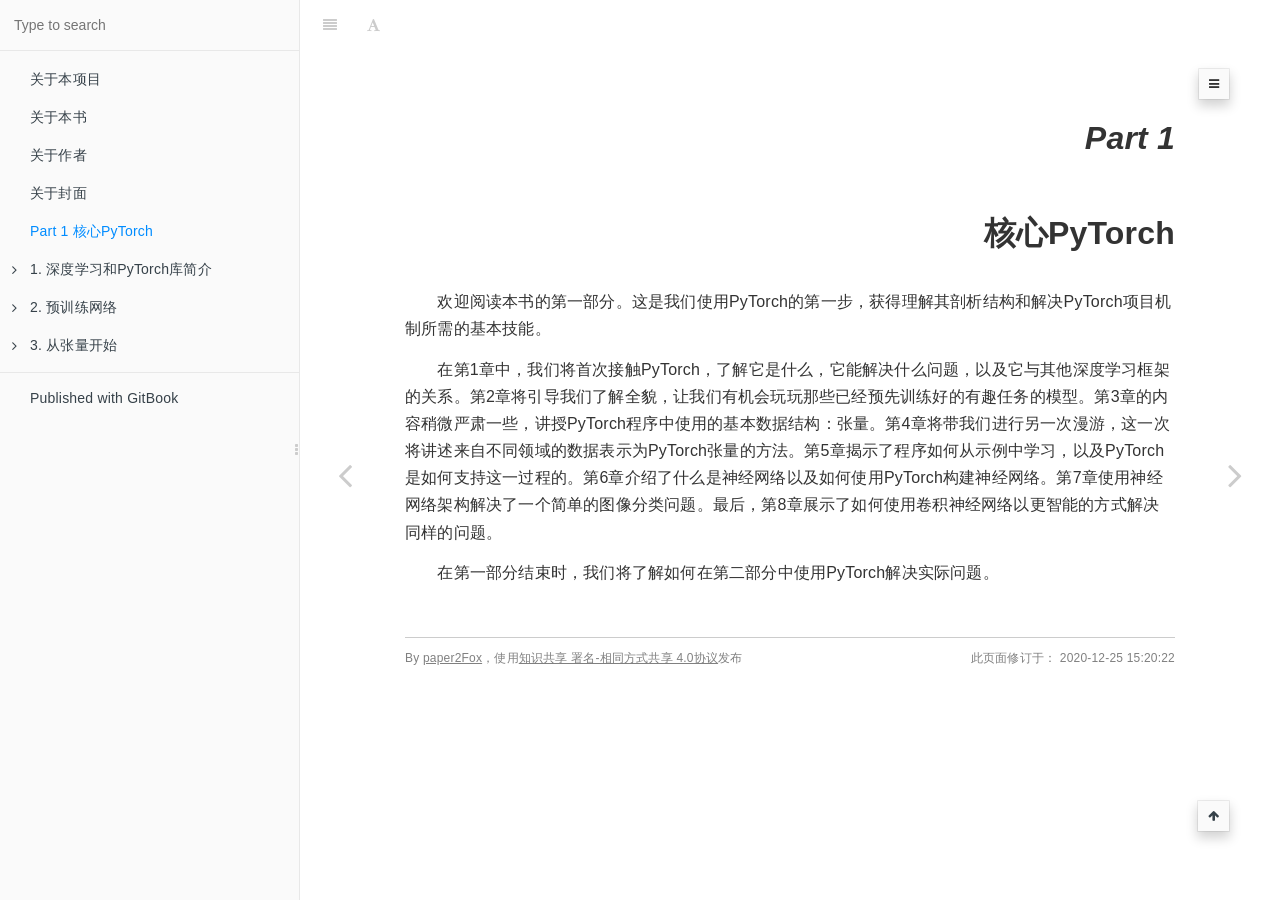
<file: Chapter1/1.0.html>
<!DOCTYPE HTML>
<html lang="" >
    <head>
        <meta charset="UTF-8">
        <meta content="text/html; charset=utf-8" http-equiv="Content-Type">
        <title>Part 1 核心PyTorch · 深度学习与PyTorch（中文版）</title>
        <meta http-equiv="X-UA-Compatible" content="IE=edge" />
        <meta name="description" content="">
        <meta name="generator" content="GitBook 3.2.3">
        <meta name="author" content="译者：paper2Fox">
        
        
    
    <link rel="stylesheet" href="../gitbook/style.css">

    
            
                
                <link rel="stylesheet" href="../gitbook/gitbook-plugin-search-pro/search.css">
                
            
                
                <link rel="stylesheet" href="../gitbook/gitbook-plugin-prism/prism-solarizedlight.css">
                
            
                
                <link rel="stylesheet" href="../gitbook/gitbook-plugin-bibtex-indexed-cite/style.css">
                
            
                
                <link rel="stylesheet" href="../gitbook/gitbook-plugin-anchor-navigation-ex/style/plugin.css">
                
            
                
                <link rel="stylesheet" href="../gitbook/gitbook-plugin-page-footer-ex/style/plugin.css">
                
            
                
                <link rel="stylesheet" href="../gitbook/gitbook-plugin-splitter/splitter.css">
                
            
                
                <link rel="stylesheet" href="../gitbook/gitbook-plugin-code/plugin.css">
                
            
                
                <link rel="stylesheet" href="../gitbook/gitbook-plugin-expandable-chapters-small/expandable-chapters-small.css">
                
            
                
                <link rel="stylesheet" href="../gitbook/gitbook-plugin-katex/katex.min.css">
                
            
                
                <link rel="stylesheet" href="../gitbook/gitbook-plugin-auto-scroll-table/website.css">
                
            
                
                <link rel="stylesheet" href="../gitbook/gitbook-plugin-fontsettings/website.css">
                
            
        

    

    
        
    
        
    
        
    
        
    
        
    
        
    

        
    
    
    
    <meta name="HandheldFriendly" content="true"/>
    <meta name="viewport" content="width=device-width, initial-scale=1, user-scalable=no">
    <meta name="apple-mobile-web-app-capable" content="yes">
    <meta name="apple-mobile-web-app-status-bar-style" content="black">
    <link rel="apple-touch-icon-precomposed" sizes="152x152" href="../gitbook/images/apple-touch-icon-precomposed-152.png">
    <link rel="shortcut icon" href="../gitbook/images/favicon.ico" type="image/x-icon">

    
    <link rel="next" href="1.1.html" />
    
    
    <link rel="prev" href="../about/about_the_cover_illustration.html" />
    

    <style>
    @media only screen and (max-width: 640px) {
        .book-header .hidden-mobile {
            display: none;
        }
    }
    </style>
    <script>
        window["gitbook-plugin-github-buttons"] = {"buttons":[{"user":"paper2Fox","repo":"Deep-Learning-with-PyTorch-Chinese","type":["star","watch","fork"],"size":"large","count":true}]};
    </script>

    </head>
    <body>
        
<div class="book">
    <div class="book-summary">
        
            
<div id="book-search-input" role="search">
    <input type="text" placeholder="Type to search" />
</div>

            
                <nav role="navigation">
                


<ul class="summary">
    
    

    

    
        
        
    
        <li class="chapter " data-level="1.1" data-path="../">
            
                <a href="../">
            
                    
                    关于本项目
            
                </a>
            

            
        </li>
    
        <li class="chapter " data-level="1.2" data-path="../about/about_this_book.html">
            
                <a href="../about/about_this_book.html">
            
                    
                    关于本书
            
                </a>
            

            
        </li>
    
        <li class="chapter " data-level="1.3" data-path="../about/about_the_authors.html">
            
                <a href="../about/about_the_authors.html">
            
                    
                    关于作者
            
                </a>
            

            
        </li>
    
        <li class="chapter " data-level="1.4" data-path="../about/about_the_cover_illustration.html">
            
                <a href="../about/about_the_cover_illustration.html">
            
                    
                    关于封面
            
                </a>
            

            
        </li>
    
        <li class="chapter active" data-level="1.5" data-path="1.0.html">
            
                <a href="1.0.html">
            
                    
                    Part 1 核心PyTorch
            
                </a>
            

            
        </li>
    
        <li class="chapter " data-level="1.6" data-path="1.1.html">
            
                <a href="1.1.html">
            
                    
                    1. 深度学习和PyTorch库简介
            
                </a>
            

            
            <ul class="articles">
                
    
        <li class="chapter " data-level="1.6.1" data-path="1.1.html">
            
                <a href="1.1.html#chap1-1">
            
                    
                    1.1 深度学习革命
            
                </a>
            

            
        </li>
    
        <li class="chapter " data-level="1.6.2" data-path="1.1.html">
            
                <a href="1.1.html#chap1-2">
            
                    
                    1.2 深度学习：PyTorch
            
                </a>
            

            
        </li>
    
        <li class="chapter " data-level="1.6.3" data-path="1.1.html">
            
                <a href="1.1.html#chap1-3">
            
                    
                    1.3 为什么使用深度学习
            
                </a>
            

            
        </li>
    
        <li class="chapter " data-level="1.6.4" data-path="1.1.html">
            
                <a href="1.1.html#chap1-4">
            
                    
                    1.4 概述PyTorch如何支持深度学习项目
            
                </a>
            

            
        </li>
    
        <li class="chapter " data-level="1.6.5" data-path="1.1.html">
            
                <a href="1.1.html#chap1-5">
            
                    
                    1.5 硬件和软件要求
            
                </a>
            

            
        </li>
    
        <li class="chapter " data-level="1.6.6" data-path="1.1.html">
            
                <a href="1.1.html#chap1-6">
            
                    
                    1.6 练习
            
                </a>
            

            
        </li>
    
        <li class="chapter " data-level="1.6.7" data-path="1.1.html">
            
                <a href="1.1.html#chap1-7">
            
                    
                    1.7 小结
            
                </a>
            

            
        </li>
    

            </ul>
            
        </li>
    
        <li class="chapter " data-level="1.7" data-path="../Chapter2/2.1.html">
            
                <a href="../Chapter2/2.1.html">
            
                    
                    2. 预训练网络
            
                </a>
            

            
            <ul class="articles">
                
    
        <li class="chapter " data-level="1.7.1" data-path="../Chapter2/2.1.html">
            
                <a href="../Chapter2/2.1.html#chap2-1">
            
                    
                    2.1 一种可识别图像主体的预训练网络
            
                </a>
            

            
        </li>
    
        <li class="chapter " data-level="1.7.2" data-path="../Chapter2/2.1.html">
            
                <a href="../Chapter2/2.1.html#chap2-2">
            
                    
                    2.2 一种从伪到真的预训练模型
            
                </a>
            

            
        </li>
    
        <li class="chapter " data-level="1.7.3" data-path="../Chapter2/2.1.html">
            
                <a href="../Chapter2/2.1.html#chap2-3">
            
                    
                    2.3 一种描述场景的预训练网络
            
                </a>
            

            
        </li>
    
        <li class="chapter " data-level="1.7.4" data-path="../Chapter2/2.1.html">
            
                <a href="../Chapter2/2.1.html#chap2-4">
            
                    
                    2.4 Torch Hub
            
                </a>
            

            
        </li>
    
        <li class="chapter " data-level="1.7.5" data-path="../Chapter2/2.1.html">
            
                <a href="../Chapter2/2.1.html#chap2-5">
            
                    
                    2.5 结论
            
                </a>
            

            
        </li>
    
        <li class="chapter " data-level="1.7.6" data-path="../Chapter2/2.1.html">
            
                <a href="../Chapter2/2.1.html#chap2-6">
            
                    
                    2.6 练习
            
                </a>
            

            
        </li>
    
        <li class="chapter " data-level="1.7.7" data-path="../Chapter2/2.1.html">
            
                <a href="../Chapter2/2.1.html#chap2-7">
            
                    
                    2.7 小结
            
                </a>
            

            
        </li>
    

            </ul>
            
        </li>
    
        <li class="chapter " data-level="1.8" data-path="../Chapter3/3.1.html">
            
                <a href="../Chapter3/3.1.html">
            
                    
                    3. 从张量开始
            
                </a>
            

            
            <ul class="articles">
                
    
        <li class="chapter " data-level="1.8.1" data-path="../Chapter3/3.1.html">
            
                <a href="../Chapter3/3.1.html#chap3-1">
            
                    
                    3.1 浮点数世界
            
                </a>
            

            
        </li>
    
        <li class="chapter " data-level="1.8.2" data-path="../Chapter3/3.1.html">
            
                <a href="../Chapter3/3.1.html#chap3-2">
            
                    
                    3.2 张量：多维数组
            
                </a>
            

            
        </li>
    
        <li class="chapter " data-level="1.8.3" data-path="../Chapter3/3.1.html">
            
                <a href="../Chapter3/3.1.html#chap3-3">
            
                    
                    3.3 索引张量
            
                </a>
            

            
        </li>
    
        <li class="chapter " data-level="1.8.4" data-path="../Chapter3/3.1.html">
            
                <a href="../Chapter3/3.1.html#chap3-4">
            
                    
                    3.4 命名张量
            
                </a>
            

            
        </li>
    
        <li class="chapter " data-level="1.8.5" data-path="../Chapter3/3.1.html">
            
                <a href="../Chapter3/3.1.html#chap3-5">
            
                    
                    3.5 张量元素类型
            
                </a>
            

            
        </li>
    
        <li class="chapter " data-level="1.8.6" data-path="../Chapter3/3.1.html">
            
                <a href="../Chapter3/3.1.html#chap3-6">
            
                    
                    3.6 张量API
            
                </a>
            

            
        </li>
    
        <li class="chapter " data-level="1.8.7" data-path="../Chapter3/3.1.html">
            
                <a href="../Chapter3/3.1.html#chap3-7">
            
                    
                    3.7 张量：存储的风景
            
                </a>
            

            
        </li>
    
        <li class="chapter " data-level="1.8.8" data-path="../Chapter3/3.1.html">
            
                <a href="../Chapter3/3.1.html#chap3-8">
            
                    
                    3.8 张量元数据：尺寸、偏移和步长
            
                </a>
            

            
        </li>
    
        <li class="chapter " data-level="1.8.9" data-path="../Chapter3/3.1.html">
            
                <a href="../Chapter3/3.1.html#chap3-9">
            
                    
                    3.9 移动张量至GPU
            
                </a>
            

            
        </li>
    
        <li class="chapter " data-level="1.8.10" data-path="../Chapter3/3.1.html">
            
                <a href="../Chapter3/3.1.html#chap3-10">
            
                    
                    3.10 NumPy互操作性
            
                </a>
            

            
        </li>
    
        <li class="chapter " data-level="1.8.11" data-path="../Chapter3/3.1.html">
            
                <a href="../Chapter3/3.1.html#chap3-11">
            
                    
                    3.11 广义张量也是张量
            
                </a>
            

            
        </li>
    
        <li class="chapter " data-level="1.8.12" data-path="../Chapter3/3.1.html">
            
                <a href="../Chapter3/3.1.html#chap3-12">
            
                    
                    3.12 序列化张量
            
                </a>
            

            
        </li>
    
        <li class="chapter " data-level="1.8.13" data-path="../Chapter3/3.1.html">
            
                <a href="../Chapter3/3.1.html#chap3-13">
            
                    
                    3.13 结论
            
                </a>
            

            
        </li>
    
        <li class="chapter " data-level="1.8.14" data-path="../Chapter3/3.1.html">
            
                <a href="../Chapter3/3.1.html#chap3-14">
            
                    
                    3.14 练习
            
                </a>
            

            
        </li>
    
        <li class="chapter " data-level="1.8.15" data-path="../Chapter3/3.1.html">
            
                <a href="../Chapter3/3.1.html#chap3-15">
            
                    
                    3.15 小结
            
                </a>
            

            
        </li>
    

            </ul>
            
        </li>
    

    

    <li class="divider"></li>

    <li>
        <a href="https://www.gitbook.com" target="blank" class="gitbook-link">
            Published with GitBook
        </a>
    </li>
</ul>


                </nav>
            
        
    </div>

    <div class="book-body">
        
            <div class="body-inner">
                
                    

<div class="book-header" role="navigation">
    

    <!-- Title -->
    <h1>
        <i class="fa fa-circle-o-notch fa-spin"></i>
        <a href=".." >Part 1 核心PyTorch</a>
    </h1>
</div>




                    <div class="page-wrapper" tabindex="-1" role="main">
                        <div class="page-inner">
                            
<div id="book-search-results">
    <div class="search-noresults">
    
                                <section class="normal markdown-section">
                                
                                <div id="anchor-navigation-ex-navbar"><i class="fa fa-navicon"></i><ul><li><span class="title-icon "></span><a href="#part-1"><b></b>Part 1</a></li><li><span class="title-icon "></span><a href="#&#x6838;&#x5FC3;pytorch"><b></b>&#x6838;&#x5FC3;PyTorch</a></li></ul></div><a href="#part-1" id="anchorNavigationExGoTop"><i class="fa fa-arrow-up"></i></a><h1 id="part-1"><a name="part-1" class="anchor-navigation-ex-anchor" href="#part-1"><i class="fa fa-link" aria-hidden="true"></i></a><i><p align="right">Part 1</p></i></h1>
<h1 id="&#x6838;&#x5FC3;pytorch"><a name="&#x6838;&#x5FC3;pytorch" class="anchor-navigation-ex-anchor" href="#&#x6838;&#x5FC3;pytorch"><i class="fa fa-link" aria-hidden="true"></i></a><p align="right">&#x6838;&#x5FC3;PyTorch</p></h1>
<p>&#x2003;&#x2003;&#x6B22;&#x8FCE;&#x9605;&#x8BFB;&#x672C;&#x4E66;&#x7684;&#x7B2C;&#x4E00;&#x90E8;&#x5206;&#x3002;&#x8FD9;&#x662F;&#x6211;&#x4EEC;&#x4F7F;&#x7528;PyTorch&#x7684;&#x7B2C;&#x4E00;&#x6B65;&#xFF0C;&#x83B7;&#x5F97;&#x7406;&#x89E3;&#x5176;&#x5256;&#x6790;&#x7ED3;&#x6784;&#x548C;&#x89E3;&#x51B3;PyTorch&#x9879;&#x76EE;&#x673A;&#x5236;&#x6240;&#x9700;&#x7684;&#x57FA;&#x672C;&#x6280;&#x80FD;&#x3002;</p>
<p>&#x2003;&#x2003;&#x5728;&#x7B2C;1&#x7AE0;&#x4E2D;&#xFF0C;&#x6211;&#x4EEC;&#x5C06;&#x9996;&#x6B21;&#x63A5;&#x89E6;PyTorch&#xFF0C;&#x4E86;&#x89E3;&#x5B83;&#x662F;&#x4EC0;&#x4E48;&#xFF0C;&#x5B83;&#x80FD;&#x89E3;&#x51B3;&#x4EC0;&#x4E48;&#x95EE;&#x9898;&#xFF0C;&#x4EE5;&#x53CA;&#x5B83;&#x4E0E;&#x5176;&#x4ED6;&#x6DF1;&#x5EA6;&#x5B66;&#x4E60;&#x6846;&#x67B6;&#x7684;&#x5173;&#x7CFB;&#x3002;&#x7B2C;2&#x7AE0;&#x5C06;&#x5F15;&#x5BFC;&#x6211;&#x4EEC;&#x4E86;&#x89E3;&#x5168;&#x8C8C;&#xFF0C;&#x8BA9;&#x6211;&#x4EEC;&#x6709;&#x673A;&#x4F1A;&#x73A9;&#x73A9;&#x90A3;&#x4E9B;&#x5DF2;&#x7ECF;&#x9884;&#x5148;&#x8BAD;&#x7EC3;&#x597D;&#x7684;&#x6709;&#x8DA3;&#x4EFB;&#x52A1;&#x7684;&#x6A21;&#x578B;&#x3002;&#x7B2C;3&#x7AE0;&#x7684;&#x5185;&#x5BB9;&#x7A0D;&#x5FAE;&#x4E25;&#x8083;&#x4E00;&#x4E9B;&#xFF0C;&#x8BB2;&#x6388;PyTorch&#x7A0B;&#x5E8F;&#x4E2D;&#x4F7F;&#x7528;&#x7684;&#x57FA;&#x672C;&#x6570;&#x636E;&#x7ED3;&#x6784;&#xFF1A;&#x5F20;&#x91CF;&#x3002;&#x7B2C;4&#x7AE0;&#x5C06;&#x5E26;&#x6211;&#x4EEC;&#x8FDB;&#x884C;&#x53E6;&#x4E00;&#x6B21;&#x6F2B;&#x6E38;&#xFF0C;&#x8FD9;&#x4E00;&#x6B21;&#x5C06;&#x8BB2;&#x8FF0;&#x6765;&#x81EA;&#x4E0D;&#x540C;&#x9886;&#x57DF;&#x7684;&#x6570;&#x636E;&#x8868;&#x793A;&#x4E3A;PyTorch&#x5F20;&#x91CF;&#x7684;&#x65B9;&#x6CD5;&#x3002;&#x7B2C;5&#x7AE0;&#x63ED;&#x793A;&#x4E86;&#x7A0B;&#x5E8F;&#x5982;&#x4F55;&#x4ECE;&#x793A;&#x4F8B;&#x4E2D;&#x5B66;&#x4E60;&#xFF0C;&#x4EE5;&#x53CA;PyTorch&#x662F;&#x5982;&#x4F55;&#x652F;&#x6301;&#x8FD9;&#x4E00;&#x8FC7;&#x7A0B;&#x7684;&#x3002;&#x7B2C;6&#x7AE0;&#x4ECB;&#x7ECD;&#x4E86;&#x4EC0;&#x4E48;&#x662F;&#x795E;&#x7ECF;&#x7F51;&#x7EDC;&#x4EE5;&#x53CA;&#x5982;&#x4F55;&#x4F7F;&#x7528;PyTorch&#x6784;&#x5EFA;&#x795E;&#x7ECF;&#x7F51;&#x7EDC;&#x3002;&#x7B2C;7&#x7AE0;&#x4F7F;&#x7528;&#x795E;&#x7ECF;&#x7F51;&#x7EDC;&#x67B6;&#x6784;&#x89E3;&#x51B3;&#x4E86;&#x4E00;&#x4E2A;&#x7B80;&#x5355;&#x7684;&#x56FE;&#x50CF;&#x5206;&#x7C7B;&#x95EE;&#x9898;&#x3002;&#x6700;&#x540E;&#xFF0C;&#x7B2C;8&#x7AE0;&#x5C55;&#x793A;&#x4E86;&#x5982;&#x4F55;&#x4F7F;&#x7528;&#x5377;&#x79EF;&#x795E;&#x7ECF;&#x7F51;&#x7EDC;&#x4EE5;&#x66F4;&#x667A;&#x80FD;&#x7684;&#x65B9;&#x5F0F;&#x89E3;&#x51B3;&#x540C;&#x6837;&#x7684;&#x95EE;&#x9898;&#x3002;</p>
<p>&#x2003;&#x2003;&#x5728;&#x7B2C;&#x4E00;&#x90E8;&#x5206;&#x7ED3;&#x675F;&#x65F6;&#xFF0C;&#x6211;&#x4EEC;&#x5C06;&#x4E86;&#x89E3;&#x5982;&#x4F55;&#x5728;&#x7B2C;&#x4E8C;&#x90E8;&#x5206;&#x4E2D;&#x4F7F;&#x7528;PyTorch&#x89E3;&#x51B3;&#x5B9E;&#x9645;&#x95EE;&#x9898;&#x3002;</p>
<footer class="page-footer-ex"> <span class="page-footer-ex-copyright"> By <a href="https://github.com/paper2Fox" target="_blank">paper2Fox</a>&#xFF0C;&#x4F7F;&#x7528;<a href="https://creativecommons.org/licenses/by-sa/4.0/" target="_blank">&#x77E5;&#x8BC6;&#x5171;&#x4EAB; &#x7F72;&#x540D;-&#x76F8;&#x540C;&#x65B9;&#x5F0F;&#x5171;&#x4EAB; 4.0&#x534F;&#x8BAE;</a>&#x53D1;&#x5E03; </span> &#xA0;&#xA0;&#xA0;&#xA0;&#xA0;&#xA0;&#xA0;&#xA0;&#xA0;&#xA0; <span class="page-footer-ex-footer-update"> &#x6B64;&#x9875;&#x9762;&#x4FEE;&#x8BA2;&#x4E8E;&#xFF1A; 2020-12-25 15:20:22 </span> </footer>
                                
                                </section>
                            
    </div>
    <div class="search-results">
        <div class="has-results">
            
            <h1 class="search-results-title"><span class='search-results-count'></span> results matching "<span class='search-query'></span>"</h1>
            <ul class="search-results-list"></ul>
            
        </div>
        <div class="no-results">
            
            <h1 class="search-results-title">No results matching "<span class='search-query'></span>"</h1>
            
        </div>
    </div>
</div>

                        </div>
                    </div>
                
            </div>

            
                
                <a href="../about/about_the_cover_illustration.html" class="navigation navigation-prev " aria-label="Previous page: 关于封面">
                    <i class="fa fa-angle-left"></i>
                </a>
                
                
                <a href="1.1.html" class="navigation navigation-next " aria-label="Next page: 1. 深度学习和PyTorch库简介">
                    <i class="fa fa-angle-right"></i>
                </a>
                
            
        
    </div>

    <script>
        var gitbook = gitbook || [];
        gitbook.push(function() {
            gitbook.page.hasChanged({"page":{"title":"Part 1 核心PyTorch","level":"1.5","depth":1,"next":{"title":"1. 深度学习和PyTorch库简介","level":"1.6","depth":1,"path":"Chapter1/1.1.md","ref":"./Chapter1/1.1.md","articles":[{"title":"1.1 深度学习革命","level":"1.6.1","depth":2,"anchor":"#chap1-1","path":"Chapter1/1.1.md","ref":"./Chapter1/1.1.md#chap1-1","articles":[]},{"title":"1.2 深度学习：PyTorch","level":"1.6.2","depth":2,"anchor":"#chap1-2","path":"Chapter1/1.1.md","ref":"./Chapter1/1.1.md#chap1-2","articles":[]},{"title":"1.3 为什么使用深度学习","level":"1.6.3","depth":2,"anchor":"#chap1-3","path":"Chapter1/1.1.md","ref":"./Chapter1/1.1.md#chap1-3","articles":[]},{"title":"1.4 概述PyTorch如何支持深度学习项目","level":"1.6.4","depth":2,"anchor":"#chap1-4","path":"Chapter1/1.1.md","ref":"./Chapter1/1.1.md#chap1-4","articles":[]},{"title":"1.5 硬件和软件要求","level":"1.6.5","depth":2,"anchor":"#chap1-5","path":"Chapter1/1.1.md","ref":"./Chapter1/1.1.md#chap1-5","articles":[]},{"title":"1.6 练习","level":"1.6.6","depth":2,"anchor":"#chap1-6","path":"Chapter1/1.1.md","ref":"./Chapter1/1.1.md#chap1-6","articles":[]},{"title":"1.7 小结","level":"1.6.7","depth":2,"anchor":"#chap1-7","path":"Chapter1/1.1.md","ref":"./Chapter1/1.1.md#chap1-7","articles":[]}]},"previous":{"title":"关于封面","level":"1.4","depth":1,"path":"about/about_the_cover_illustration.md","ref":"about/about_the_cover_illustration.md","articles":[]},"dir":"ltr"},"config":{"plugins":["-lunr","-search","search-pro","-sharing","github-buttons","ga","-highlight","prism","bibtex-indexed-cite","anchor-navigation-ex","page-footer-ex","splitter","todo","code","expandable-chapters-small","splitter","katex","auto-scroll-table"],"styles":{"website":"styles/website.css","pdf":"styles/pdf.css","epub":"styles/epub.css","mobi":"styles/mobi.css","ebook":"styles/ebook.css","print":"styles/print.css"},"pluginsConfig":{"prism":{"ignore":["mermaid","eval-js"],"css":["prismjs/themes/prism-solarizedlight.css"]},"todo":{},"page-footer-ex":{"copyright":"By [paper2Fox](https://github.com/paper2Fox)，使用[知识共享 署名-相同方式共享 4.0协议](https://creativecommons.org/licenses/by-sa/4.0/)发布","markdown":true,"update_format":"YYYY-MM-DD HH:mm:ss","update_label":"此页面修订于："},"splitter":{},"search-pro":{"cutWordLib":"nodejieba","defineWord":["Gitbook Use"]},"auto-scroll-table":{},"code":{"copyButtons":true},"katex":{},"fontsettings":{"theme":"white","family":"sans","size":2},"anchor-navigation-ex":{"associatedWithSummary":true,"float":{"floatIcon":"fa fa-navicon","level1Icon":"","level2Icon":"","level3Icon":"","showLevelIcon":false},"mode":"float","multipleH1":true,"pageTop":{"level1Icon":"","level2Icon":"","level3Icon":"","showLevelIcon":false},"printLog":false,"showGoTop":true,"showLevel":false},"bibtex-indexed-cite":{"path":"/"},"github-buttons":{"buttons":[{"user":"paper2Fox","repo":"Deep-Learning-with-PyTorch-Chinese","type":["star","watch","fork"],"size":"large","count":true}]},"expandable-chapters-small":{},"ga":{"configuration":"auto","token":"UA-131910384-3"},"theme-default":{"styles":{"website":"styles/website.css","pdf":"styles/pdf.css","epub":"styles/epub.css","mobi":"styles/mobi.css","ebook":"styles/ebook.css","print":"styles/print.css"},"showLevel":false}},"theme":"default","author":"译者：paper2Fox","pdf":{"pageNumbers":true,"fontSize":12,"fontFamily":"Arial","paperSize":"a4","chapterMark":"pagebreak","pageBreaksBefore":"/","margin":{"right":62,"left":62,"top":56,"bottom":56}},"structure":{"langs":"LANGS.md","readme":"README.md","glossary":"GLOSSARY.md","summary":"SUMMARY.md"},"bibCount":0,"variables":{},"title":"深度学习与PyTorch（中文版）","bib":[],"gitbook":"*"},"file":{"path":"Chapter1/1.0.md","mtime":"2020-12-25T15:20:22.001Z","type":"markdown"},"gitbook":{"version":"3.2.3","time":"2020-12-25T15:21:06.584Z"},"basePath":"..","book":{"language":""}});
        });
    </script>
</div>

        
    <script src="../gitbook/gitbook.js"></script>
    <script src="../gitbook/theme.js"></script>
    
        
        <script src="../gitbook/gitbook-plugin-search-pro/jquery.mark.min.js"></script>
        
    
        
        <script src="../gitbook/gitbook-plugin-search-pro/search.js"></script>
        
    
        
        <script src="../gitbook/gitbook-plugin-github-buttons/plugin.js"></script>
        
    
        
        <script src="../gitbook/gitbook-plugin-ga/plugin.js"></script>
        
    
        
        <script src="../gitbook/gitbook-plugin-splitter/splitter.js"></script>
        
    
        
        <script src="../gitbook/gitbook-plugin-code/plugin.js"></script>
        
    
        
        <script src="../gitbook/gitbook-plugin-expandable-chapters-small/expandable-chapters-small.js"></script>
        
    
        
        <script src="../gitbook/gitbook-plugin-auto-scroll-table/plugin.js"></script>
        
    
        
        <script src="../gitbook/gitbook-plugin-fontsettings/fontsettings.js"></script>
        
    

    </body>
</html>
</file>
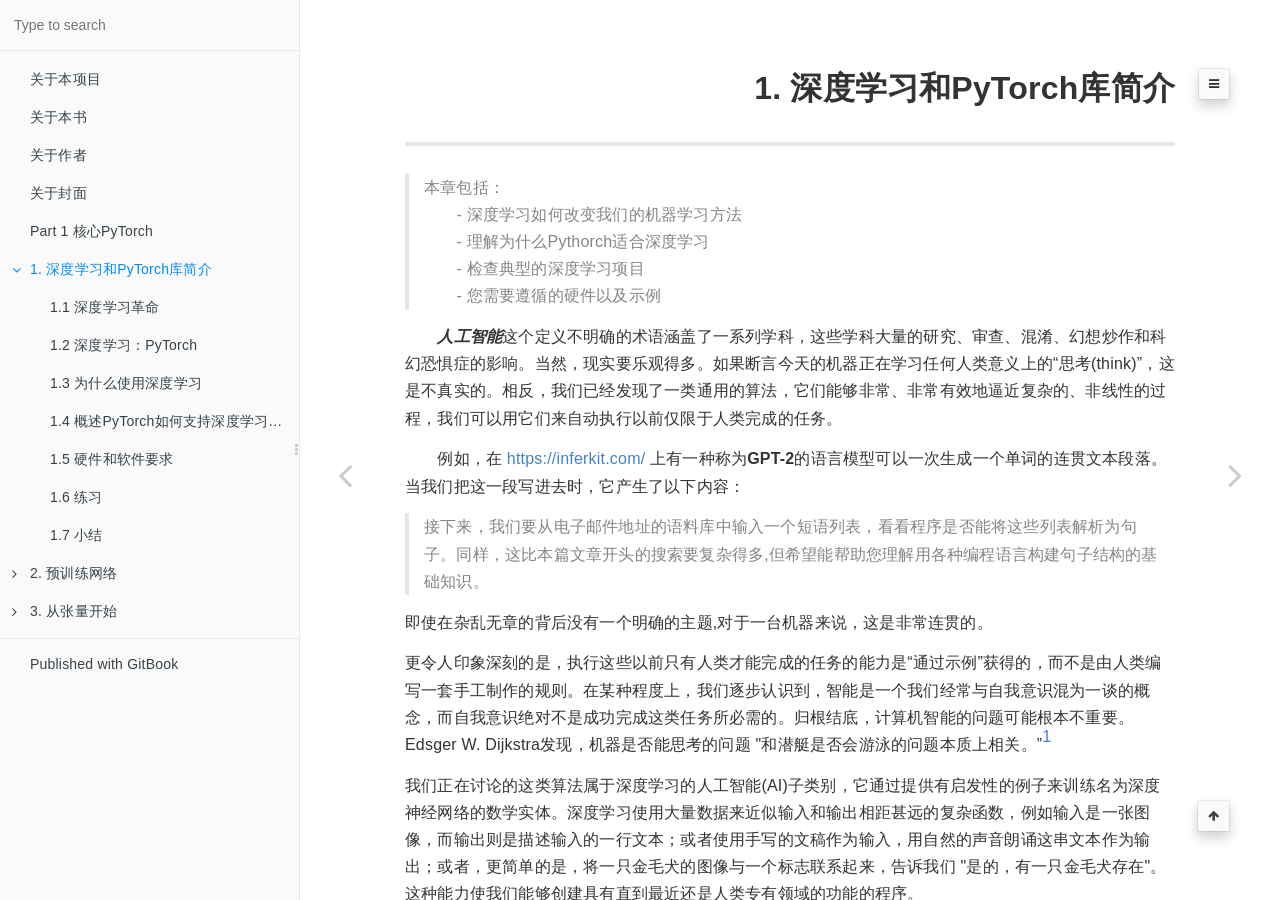
<file: Chapter1/1.1.html>
<!DOCTYPE HTML>
<html lang="" >
    <head>
        <meta charset="UTF-8">
        <meta content="text/html; charset=utf-8" http-equiv="Content-Type">
        <title>1. 深度学习和PyTorch库简介 · 深度学习与PyTorch（中文版）</title>
        <meta http-equiv="X-UA-Compatible" content="IE=edge" />
        <meta name="description" content="">
        <meta name="generator" content="GitBook 3.2.3">
        <meta name="author" content="译者：paper2Fox">
        
        
    
    <link rel="stylesheet" href="../gitbook/style.css">

    
            
                
                <link rel="stylesheet" href="../gitbook/gitbook-plugin-search-pro/search.css">
                
            
                
                <link rel="stylesheet" href="../gitbook/gitbook-plugin-prism/prism-solarizedlight.css">
                
            
                
                <link rel="stylesheet" href="../gitbook/gitbook-plugin-bibtex-indexed-cite/style.css">
                
            
                
                <link rel="stylesheet" href="../gitbook/gitbook-plugin-anchor-navigation-ex/style/plugin.css">
                
            
                
                <link rel="stylesheet" href="../gitbook/gitbook-plugin-page-footer-ex/style/plugin.css">
                
            
                
                <link rel="stylesheet" href="../gitbook/gitbook-plugin-splitter/splitter.css">
                
            
                
                <link rel="stylesheet" href="../gitbook/gitbook-plugin-code/plugin.css">
                
            
                
                <link rel="stylesheet" href="../gitbook/gitbook-plugin-expandable-chapters-small/expandable-chapters-small.css">
                
            
                
                <link rel="stylesheet" href="../gitbook/gitbook-plugin-katex/katex.min.css">
                
            
                
                <link rel="stylesheet" href="../gitbook/gitbook-plugin-auto-scroll-table/website.css">
                
            
                
                <link rel="stylesheet" href="../gitbook/gitbook-plugin-fontsettings/website.css">
                
            
        

    

    
        
    
        
    
        
    
        
    
        
    
        
    

        
    
    
    
    <meta name="HandheldFriendly" content="true"/>
    <meta name="viewport" content="width=device-width, initial-scale=1, user-scalable=no">
    <meta name="apple-mobile-web-app-capable" content="yes">
    <meta name="apple-mobile-web-app-status-bar-style" content="black">
    <link rel="apple-touch-icon-precomposed" sizes="152x152" href="../gitbook/images/apple-touch-icon-precomposed-152.png">
    <link rel="shortcut icon" href="../gitbook/images/favicon.ico" type="image/x-icon">

    
    <link rel="next" href="1.1.html" />
    
    
    <link rel="prev" href="1.0.html" />
    

    <style>
    @media only screen and (max-width: 640px) {
        .book-header .hidden-mobile {
            display: none;
        }
    }
    </style>
    <script>
        window["gitbook-plugin-github-buttons"] = {"buttons":[{"user":"paper2Fox","repo":"Deep-Learning-with-PyTorch-Chinese","type":["star","watch","fork"],"size":"large","count":true}]};
    </script>

    </head>
    <body>
        
<div class="book">
    <div class="book-summary">
        
            
<div id="book-search-input" role="search">
    <input type="text" placeholder="Type to search" />
</div>

            
                <nav role="navigation">
                


<ul class="summary">
    
    

    

    
        
        
    
        <li class="chapter " data-level="1.1" data-path="../">
            
                <a href="../">
            
                    
                    关于本项目
            
                </a>
            

            
        </li>
    
        <li class="chapter " data-level="1.2" data-path="../about/about_this_book.html">
            
                <a href="../about/about_this_book.html">
            
                    
                    关于本书
            
                </a>
            

            
        </li>
    
        <li class="chapter " data-level="1.3" data-path="../about/about_the_authors.html">
            
                <a href="../about/about_the_authors.html">
            
                    
                    关于作者
            
                </a>
            

            
        </li>
    
        <li class="chapter " data-level="1.4" data-path="../about/about_the_cover_illustration.html">
            
                <a href="../about/about_the_cover_illustration.html">
            
                    
                    关于封面
            
                </a>
            

            
        </li>
    
        <li class="chapter " data-level="1.5" data-path="1.0.html">
            
                <a href="1.0.html">
            
                    
                    Part 1 核心PyTorch
            
                </a>
            

            
        </li>
    
        <li class="chapter active" data-level="1.6" data-path="1.1.html">
            
                <a href="1.1.html">
            
                    
                    1. 深度学习和PyTorch库简介
            
                </a>
            

            
            <ul class="articles">
                
    
        <li class="chapter " data-level="1.6.1" data-path="1.1.html">
            
                <a href="1.1.html#chap1-1">
            
                    
                    1.1 深度学习革命
            
                </a>
            

            
        </li>
    
        <li class="chapter " data-level="1.6.2" data-path="1.1.html">
            
                <a href="1.1.html#chap1-2">
            
                    
                    1.2 深度学习：PyTorch
            
                </a>
            

            
        </li>
    
        <li class="chapter " data-level="1.6.3" data-path="1.1.html">
            
                <a href="1.1.html#chap1-3">
            
                    
                    1.3 为什么使用深度学习
            
                </a>
            

            
        </li>
    
        <li class="chapter " data-level="1.6.4" data-path="1.1.html">
            
                <a href="1.1.html#chap1-4">
            
                    
                    1.4 概述PyTorch如何支持深度学习项目
            
                </a>
            

            
        </li>
    
        <li class="chapter " data-level="1.6.5" data-path="1.1.html">
            
                <a href="1.1.html#chap1-5">
            
                    
                    1.5 硬件和软件要求
            
                </a>
            

            
        </li>
    
        <li class="chapter " data-level="1.6.6" data-path="1.1.html">
            
                <a href="1.1.html#chap1-6">
            
                    
                    1.6 练习
            
                </a>
            

            
        </li>
    
        <li class="chapter " data-level="1.6.7" data-path="1.1.html">
            
                <a href="1.1.html#chap1-7">
            
                    
                    1.7 小结
            
                </a>
            

            
        </li>
    

            </ul>
            
        </li>
    
        <li class="chapter " data-level="1.7" data-path="../Chapter2/2.1.html">
            
                <a href="../Chapter2/2.1.html">
            
                    
                    2. 预训练网络
            
                </a>
            

            
            <ul class="articles">
                
    
        <li class="chapter " data-level="1.7.1" data-path="../Chapter2/2.1.html">
            
                <a href="../Chapter2/2.1.html#chap2-1">
            
                    
                    2.1 一种可识别图像主体的预训练网络
            
                </a>
            

            
        </li>
    
        <li class="chapter " data-level="1.7.2" data-path="../Chapter2/2.1.html">
            
                <a href="../Chapter2/2.1.html#chap2-2">
            
                    
                    2.2 一种从伪到真的预训练模型
            
                </a>
            

            
        </li>
    
        <li class="chapter " data-level="1.7.3" data-path="../Chapter2/2.1.html">
            
                <a href="../Chapter2/2.1.html#chap2-3">
            
                    
                    2.3 一种描述场景的预训练网络
            
                </a>
            

            
        </li>
    
        <li class="chapter " data-level="1.7.4" data-path="../Chapter2/2.1.html">
            
                <a href="../Chapter2/2.1.html#chap2-4">
            
                    
                    2.4 Torch Hub
            
                </a>
            

            
        </li>
    
        <li class="chapter " data-level="1.7.5" data-path="../Chapter2/2.1.html">
            
                <a href="../Chapter2/2.1.html#chap2-5">
            
                    
                    2.5 结论
            
                </a>
            

            
        </li>
    
        <li class="chapter " data-level="1.7.6" data-path="../Chapter2/2.1.html">
            
                <a href="../Chapter2/2.1.html#chap2-6">
            
                    
                    2.6 练习
            
                </a>
            

            
        </li>
    
        <li class="chapter " data-level="1.7.7" data-path="../Chapter2/2.1.html">
            
                <a href="../Chapter2/2.1.html#chap2-7">
            
                    
                    2.7 小结
            
                </a>
            

            
        </li>
    

            </ul>
            
        </li>
    
        <li class="chapter " data-level="1.8" data-path="../Chapter3/3.1.html">
            
                <a href="../Chapter3/3.1.html">
            
                    
                    3. 从张量开始
            
                </a>
            

            
            <ul class="articles">
                
    
        <li class="chapter " data-level="1.8.1" data-path="../Chapter3/3.1.html">
            
                <a href="../Chapter3/3.1.html#chap3-1">
            
                    
                    3.1 浮点数世界
            
                </a>
            

            
        </li>
    
        <li class="chapter " data-level="1.8.2" data-path="../Chapter3/3.1.html">
            
                <a href="../Chapter3/3.1.html#chap3-2">
            
                    
                    3.2 张量：多维数组
            
                </a>
            

            
        </li>
    
        <li class="chapter " data-level="1.8.3" data-path="../Chapter3/3.1.html">
            
                <a href="../Chapter3/3.1.html#chap3-3">
            
                    
                    3.3 索引张量
            
                </a>
            

            
        </li>
    
        <li class="chapter " data-level="1.8.4" data-path="../Chapter3/3.1.html">
            
                <a href="../Chapter3/3.1.html#chap3-4">
            
                    
                    3.4 命名张量
            
                </a>
            

            
        </li>
    
        <li class="chapter " data-level="1.8.5" data-path="../Chapter3/3.1.html">
            
                <a href="../Chapter3/3.1.html#chap3-5">
            
                    
                    3.5 张量元素类型
            
                </a>
            

            
        </li>
    
        <li class="chapter " data-level="1.8.6" data-path="../Chapter3/3.1.html">
            
                <a href="../Chapter3/3.1.html#chap3-6">
            
                    
                    3.6 张量API
            
                </a>
            

            
        </li>
    
        <li class="chapter " data-level="1.8.7" data-path="../Chapter3/3.1.html">
            
                <a href="../Chapter3/3.1.html#chap3-7">
            
                    
                    3.7 张量：存储的风景
            
                </a>
            

            
        </li>
    
        <li class="chapter " data-level="1.8.8" data-path="../Chapter3/3.1.html">
            
                <a href="../Chapter3/3.1.html#chap3-8">
            
                    
                    3.8 张量元数据：尺寸、偏移和步长
            
                </a>
            

            
        </li>
    
        <li class="chapter " data-level="1.8.9" data-path="../Chapter3/3.1.html">
            
                <a href="../Chapter3/3.1.html#chap3-9">
            
                    
                    3.9 移动张量至GPU
            
                </a>
            

            
        </li>
    
        <li class="chapter " data-level="1.8.10" data-path="../Chapter3/3.1.html">
            
                <a href="../Chapter3/3.1.html#chap3-10">
            
                    
                    3.10 NumPy互操作性
            
                </a>
            

            
        </li>
    
        <li class="chapter " data-level="1.8.11" data-path="../Chapter3/3.1.html">
            
                <a href="../Chapter3/3.1.html#chap3-11">
            
                    
                    3.11 广义张量也是张量
            
                </a>
            

            
        </li>
    
        <li class="chapter " data-level="1.8.12" data-path="../Chapter3/3.1.html">
            
                <a href="../Chapter3/3.1.html#chap3-12">
            
                    
                    3.12 序列化张量
            
                </a>
            

            
        </li>
    
        <li class="chapter " data-level="1.8.13" data-path="../Chapter3/3.1.html">
            
                <a href="../Chapter3/3.1.html#chap3-13">
            
                    
                    3.13 结论
            
                </a>
            

            
        </li>
    
        <li class="chapter " data-level="1.8.14" data-path="../Chapter3/3.1.html">
            
                <a href="../Chapter3/3.1.html#chap3-14">
            
                    
                    3.14 练习
            
                </a>
            

            
        </li>
    
        <li class="chapter " data-level="1.8.15" data-path="../Chapter3/3.1.html">
            
                <a href="../Chapter3/3.1.html#chap3-15">
            
                    
                    3.15 小结
            
                </a>
            

            
        </li>
    

            </ul>
            
        </li>
    

    

    <li class="divider"></li>

    <li>
        <a href="https://www.gitbook.com" target="blank" class="gitbook-link">
            Published with GitBook
        </a>
    </li>
</ul>


                </nav>
            
        
    </div>

    <div class="book-body">
        
            <div class="body-inner">
                
                    

<div class="book-header" role="navigation">
    

    <!-- Title -->
    <h1>
        <i class="fa fa-circle-o-notch fa-spin"></i>
        <a href=".." >1. 深度学习和PyTorch库简介</a>
    </h1>
</div>




                    <div class="page-wrapper" tabindex="-1" role="main">
                        <div class="page-inner">
                            
<div id="book-search-results">
    <div class="search-noresults">
    
                                <section class="normal markdown-section">
                                
                                <div id="anchor-navigation-ex-navbar"><i class="fa fa-navicon"></i><ul><li><span class="title-icon "></span><a href="#1-&#x6DF1;&#x5EA6;&#x5B66;&#x4E60;&#x548C;pytorch&#x5E93;&#x7B80;&#x4ECB;"><b></b>1. &#x6DF1;&#x5EA6;&#x5B66;&#x4E60;&#x548C;PyTorch&#x5E93;&#x7B80;&#x4ECB;</a></li><ul><li><span class="title-icon "></span><a href="#11-&#x6DF1;&#x5EA6;&#x5B66;&#x4E60;&#x9769;&#x547D;"><b></b>1.1 &#x6DF1;&#x5EA6;&#x5B66;&#x4E60;&#x9769;&#x547D;</a></li><li><span class="title-icon "></span><a href="#12-&#x6DF1;&#x5EA6;&#x5B66;&#x4E60;&#xFF1A;pytorch"><b></b>1.2 &#x6DF1;&#x5EA6;&#x5B66;&#x4E60;&#xFF1A;PyTorch</a></li><li><span class="title-icon "></span><a href="#13-&#x4E3A;&#x4EC0;&#x4E48;&#x4F7F;&#x7528;&#x6DF1;&#x5EA6;&#x5B66;&#x4E60;"><b></b>1.3 &#x4E3A;&#x4EC0;&#x4E48;&#x4F7F;&#x7528;&#x6DF1;&#x5EA6;&#x5B66;&#x4E60;</a></li><ul><li><span class="title-icon "></span><a href="#131-&#x6DF1;&#x5EA6;&#x5B66;&#x4E60;&#x7ADE;&#x4E89;&#x683C;&#x5C40;"><b></b>1.3.1 &#x6DF1;&#x5EA6;&#x5B66;&#x4E60;&#x7ADE;&#x4E89;&#x683C;&#x5C40;</a></li></ul><li><span class="title-icon "></span><a href="#14-&#x6982;&#x8FF0;pytorch&#x5982;&#x4F55;&#x652F;&#x6301;&#x6DF1;&#x5EA6;&#x5B66;&#x4E60;&#x9879;&#x76EE;"><b></b>1.4 &#x6982;&#x8FF0;PyTorch&#x5982;&#x4F55;&#x652F;&#x6301;&#x6DF1;&#x5EA6;&#x5B66;&#x4E60;&#x9879;&#x76EE;</a></li><li><span class="title-icon "></span><a href="#15-&#x786C;&#x4EF6;&#x548C;&#x8F6F;&#x4EF6;&#x8981;&#x6C42;"><b></b>1.5 &#x786C;&#x4EF6;&#x548C;&#x8F6F;&#x4EF6;&#x8981;&#x6C42;</a></li><ul><li><span class="title-icon "></span><a href="#151-&#x4F7F;&#x7528;jupyter-notebooks"><b></b>1.5.1 &#x4F7F;&#x7528;Jupyter Notebooks</a></li></ul><li><span class="title-icon "></span><a href="#16-&#x7EC3;&#x4E60;"><b></b>1.6 &#x7EC3;&#x4E60;</a></li><li><span class="title-icon "></span><a href="#17-&#x5C0F;&#x7ED3;"><b></b>1.7 &#x5C0F;&#x7ED3;</a></li></ul></ul></div><a href="#1-&#x6DF1;&#x5EA6;&#x5B66;&#x4E60;&#x548C;pytorch&#x5E93;&#x7B80;&#x4ECB;" id="anchorNavigationExGoTop"><i class="fa fa-arrow-up"></i></a><h1 id="1-&#x6DF1;&#x5EA6;&#x5B66;&#x4E60;&#x548C;pytorch&#x5E93;&#x7B80;&#x4ECB;"><a name="1-&#x6DF1;&#x5EA6;&#x5B66;&#x4E60;&#x548C;pytorch&#x5E93;&#x7B80;&#x4ECB;" class="anchor-navigation-ex-anchor" href="#1-&#x6DF1;&#x5EA6;&#x5B66;&#x4E60;&#x548C;pytorch&#x5E93;&#x7B80;&#x4ECB;"><i class="fa fa-link" aria-hidden="true"></i></a><p align="right">1. &#x6DF1;&#x5EA6;&#x5B66;&#x4E60;&#x548C;PyTorch&#x5E93;&#x7B80;&#x4ECB;</p></h1>
<hr>
<blockquote>
<p>&#x672C;&#x7AE0;&#x5305;&#x62EC;&#xFF1A;<br>&#x2003;&#x2003;- &#x6DF1;&#x5EA6;&#x5B66;&#x4E60;&#x5982;&#x4F55;&#x6539;&#x53D8;&#x6211;&#x4EEC;&#x7684;&#x673A;&#x5668;&#x5B66;&#x4E60;&#x65B9;&#x6CD5;<br>&#x2003;&#x2003;- &#x7406;&#x89E3;&#x4E3A;&#x4EC0;&#x4E48;Pythorch&#x9002;&#x5408;&#x6DF1;&#x5EA6;&#x5B66;&#x4E60;<br>&#x2003;&#x2003;- &#x68C0;&#x67E5;&#x5178;&#x578B;&#x7684;&#x6DF1;&#x5EA6;&#x5B66;&#x4E60;&#x9879;&#x76EE;<br>&#x2003;&#x2003;- &#x60A8;&#x9700;&#x8981;&#x9075;&#x5FAA;&#x7684;&#x786C;&#x4EF6;&#x4EE5;&#x53CA;&#x793A;&#x4F8B;  </p>
</blockquote>
<p>&#x2003;&#x2003;<i><b>&#x4EBA;&#x5DE5;&#x667A;&#x80FD;</b></i>&#x8FD9;&#x4E2A;&#x5B9A;&#x4E49;&#x4E0D;&#x660E;&#x786E;&#x7684;&#x672F;&#x8BED;&#x6DB5;&#x76D6;&#x4E86;&#x4E00;&#x7CFB;&#x5217;&#x5B66;&#x79D1;&#xFF0C;&#x8FD9;&#x4E9B;&#x5B66;&#x79D1;&#x5927;&#x91CF;&#x7684;&#x7814;&#x7A76;&#x3001;&#x5BA1;&#x67E5;&#x3001;&#x6DF7;&#x6DC6;&#x3001;&#x5E7B;&#x60F3;&#x7092;&#x4F5C;&#x548C;&#x79D1;&#x5E7B;&#x6050;&#x60E7;&#x75C7;&#x7684;&#x5F71;&#x54CD;&#x3002;&#x5F53;&#x7136;&#xFF0C;&#x73B0;&#x5B9E;&#x8981;&#x4E50;&#x89C2;&#x5F97;&#x591A;&#x3002;&#x5982;&#x679C;&#x65AD;&#x8A00;&#x4ECA;&#x5929;&#x7684;&#x673A;&#x5668;&#x6B63;&#x5728;&#x5B66;&#x4E60;&#x4EFB;&#x4F55;&#x4EBA;&#x7C7B;&#x610F;&#x4E49;&#x4E0A;&#x7684;&#x201C;&#x601D;&#x8003;(think)&#x201D;&#xFF0C;&#x8FD9;&#x662F;&#x4E0D;&#x771F;&#x5B9E;&#x7684;&#x3002;&#x76F8;&#x53CD;&#xFF0C;&#x6211;&#x4EEC;&#x5DF2;&#x7ECF;&#x53D1;&#x73B0;&#x4E86;&#x4E00;&#x7C7B;&#x901A;&#x7528;&#x7684;&#x7B97;&#x6CD5;&#xFF0C;&#x5B83;&#x4EEC;&#x80FD;&#x591F;&#x975E;&#x5E38;&#x3001;&#x975E;&#x5E38;&#x6709;&#x6548;&#x5730;&#x903C;&#x8FD1;&#x590D;&#x6742;&#x7684;&#x3001;&#x975E;&#x7EBF;&#x6027;&#x7684;&#x8FC7;&#x7A0B;&#xFF0C;&#x6211;&#x4EEC;&#x53EF;&#x4EE5;&#x7528;&#x5B83;&#x4EEC;&#x6765;&#x81EA;&#x52A8;&#x6267;&#x884C;&#x4EE5;&#x524D;&#x4EC5;&#x9650;&#x4E8E;&#x4EBA;&#x7C7B;&#x5B8C;&#x6210;&#x7684;&#x4EFB;&#x52A1;&#x3002;  </p>
<p>&#x2003;&#x2003;&#x4F8B;&#x5982;&#xFF0C;&#x5728; <a href="https://inferkit.com/" target="_blank">https://inferkit.com/</a> &#x4E0A;&#x6709;&#x4E00;&#x79CD;&#x79F0;&#x4E3A;<strong>GPT-2</strong>&#x7684;&#x8BED;&#x8A00;&#x6A21;&#x578B;&#x53EF;&#x4EE5;&#x4E00;&#x6B21;&#x751F;&#x6210;&#x4E00;&#x4E2A;&#x5355;&#x8BCD;&#x7684;&#x8FDE;&#x8D2F;&#x6587;&#x672C;&#x6BB5;&#x843D;&#x3002;&#x5F53;&#x6211;&#x4EEC;&#x628A;&#x8FD9;&#x4E00;&#x6BB5;&#x5199;&#x8FDB;&#x53BB;&#x65F6;&#xFF0C;&#x5B83;&#x4EA7;&#x751F;&#x4E86;&#x4EE5;&#x4E0B;&#x5185;&#x5BB9;&#xFF1A;</p>
<blockquote>
<p>&#x63A5;&#x4E0B;&#x6765;&#xFF0C;&#x6211;&#x4EEC;&#x8981;&#x4ECE;&#x7535;&#x5B50;&#x90AE;&#x4EF6;&#x5730;&#x5740;&#x7684;&#x8BED;&#x6599;&#x5E93;&#x4E2D;&#x8F93;&#x5165;&#x4E00;&#x4E2A;&#x77ED;&#x8BED;&#x5217;&#x8868;&#xFF0C;&#x770B;&#x770B;&#x7A0B;&#x5E8F;&#x662F;&#x5426;&#x80FD;&#x5C06;&#x8FD9;&#x4E9B;&#x5217;&#x8868;&#x89E3;&#x6790;&#x4E3A;&#x53E5;&#x5B50;&#x3002;&#x540C;&#x6837;&#xFF0C;&#x8FD9;&#x6BD4;&#x672C;&#x7BC7;&#x6587;&#x7AE0;&#x5F00;&#x5934;&#x7684;&#x641C;&#x7D22;&#x8981;&#x590D;&#x6742;&#x5F97;&#x591A;,&#x4F46;&#x5E0C;&#x671B;&#x80FD;&#x5E2E;&#x52A9;&#x60A8;&#x7406;&#x89E3;&#x7528;&#x5404;&#x79CD;&#x7F16;&#x7A0B;&#x8BED;&#x8A00;&#x6784;&#x5EFA;&#x53E5;&#x5B50;&#x7ED3;&#x6784;&#x7684;&#x57FA;&#x7840;&#x77E5;&#x8BC6;&#x3002;</p>
</blockquote>
<p>&#x5373;&#x4F7F;&#x5728;&#x6742;&#x4E71;&#x65E0;&#x7AE0;&#x7684;&#x80CC;&#x540E;&#x6CA1;&#x6709;&#x4E00;&#x4E2A;&#x660E;&#x786E;&#x7684;&#x4E3B;&#x9898;,&#x5BF9;&#x4E8E;&#x4E00;&#x53F0;&#x673A;&#x5668;&#x6765;&#x8BF4;&#xFF0C;&#x8FD9;&#x662F;&#x975E;&#x5E38;&#x8FDE;&#x8D2F;&#x7684;&#x3002;</p>
<p>&#x66F4;&#x4EE4;&#x4EBA;&#x5370;&#x8C61;&#x6DF1;&#x523B;&#x7684;&#x662F;&#xFF0C;&#x6267;&#x884C;&#x8FD9;&#x4E9B;&#x4EE5;&#x524D;&#x53EA;&#x6709;&#x4EBA;&#x7C7B;&#x624D;&#x80FD;&#x5B8C;&#x6210;&#x7684;&#x4EFB;&#x52A1;&#x7684;&#x80FD;&#x529B;&#x662F;&#x201C;&#x901A;&#x8FC7;&#x793A;&#x4F8B;&#x201D;&#x83B7;&#x5F97;&#x7684;&#xFF0C;&#x800C;&#x4E0D;&#x662F;&#x7531;&#x4EBA;&#x7C7B;&#x7F16;&#x5199;&#x4E00;&#x5957;&#x624B;&#x5DE5;&#x5236;&#x4F5C;&#x7684;&#x89C4;&#x5219;&#x3002;&#x5728;&#x67D0;&#x79CD;&#x7A0B;&#x5EA6;&#x4E0A;&#xFF0C;&#x6211;&#x4EEC;&#x9010;&#x6B65;&#x8BA4;&#x8BC6;&#x5230;&#xFF0C;&#x667A;&#x80FD;&#x662F;&#x4E00;&#x4E2A;&#x6211;&#x4EEC;&#x7ECF;&#x5E38;&#x4E0E;&#x81EA;&#x6211;&#x610F;&#x8BC6;&#x6DF7;&#x4E3A;&#x4E00;&#x8C08;&#x7684;&#x6982;&#x5FF5;&#xFF0C;&#x800C;&#x81EA;&#x6211;&#x610F;&#x8BC6;&#x7EDD;&#x5BF9;&#x4E0D;&#x662F;&#x6210;&#x529F;&#x5B8C;&#x6210;&#x8FD9;&#x7C7B;&#x4EFB;&#x52A1;&#x6240;&#x5FC5;&#x9700;&#x7684;&#x3002;&#x5F52;&#x6839;&#x7ED3;&#x5E95;&#xFF0C;&#x8BA1;&#x7B97;&#x673A;&#x667A;&#x80FD;&#x7684;&#x95EE;&#x9898;&#x53EF;&#x80FD;&#x6839;&#x672C;&#x4E0D;&#x91CD;&#x8981;&#x3002;Edsger W. Dijkstra&#x53D1;&#x73B0;&#xFF0C;&#x673A;&#x5668;&#x662F;&#x5426;&#x80FD;&#x601D;&#x8003;&#x7684;&#x95EE;&#x9898; &quot;&#x548C;&#x6F5C;&#x8247;&#x662F;&#x5426;&#x4F1A;&#x6E38;&#x6CF3;&#x7684;&#x95EE;&#x9898;&#x672C;&#x8D28;&#x4E0A;&#x76F8;&#x5173;&#x3002;&#x201D;<a href="#jump1-1"><sup>1</sup></a></p>
<p>&#x6211;&#x4EEC;&#x6B63;&#x5728;&#x8BA8;&#x8BBA;&#x7684;&#x8FD9;&#x7C7B;&#x7B97;&#x6CD5;&#x5C5E;&#x4E8E;&#x6DF1;&#x5EA6;&#x5B66;&#x4E60;&#x7684;&#x4EBA;&#x5DE5;&#x667A;&#x80FD;(AI)&#x5B50;&#x7C7B;&#x522B;&#xFF0C;&#x5B83;&#x901A;&#x8FC7;&#x63D0;&#x4F9B;&#x6709;&#x542F;&#x53D1;&#x6027;&#x7684;&#x4F8B;&#x5B50;&#x6765;&#x8BAD;&#x7EC3;&#x540D;&#x4E3A;&#x6DF1;&#x5EA6;&#x795E;&#x7ECF;&#x7F51;&#x7EDC;&#x7684;&#x6570;&#x5B66;&#x5B9E;&#x4F53;&#x3002;&#x6DF1;&#x5EA6;&#x5B66;&#x4E60;&#x4F7F;&#x7528;&#x5927;&#x91CF;&#x6570;&#x636E;&#x6765;&#x8FD1;&#x4F3C;&#x8F93;&#x5165;&#x548C;&#x8F93;&#x51FA;&#x76F8;&#x8DDD;&#x751A;&#x8FDC;&#x7684;&#x590D;&#x6742;&#x51FD;&#x6570;&#xFF0C;&#x4F8B;&#x5982;&#x8F93;&#x5165;&#x662F;&#x4E00;&#x5F20;&#x56FE;&#x50CF;&#xFF0C;&#x800C;&#x8F93;&#x51FA;&#x5219;&#x662F;&#x63CF;&#x8FF0;&#x8F93;&#x5165;&#x7684;&#x4E00;&#x884C;&#x6587;&#x672C;&#xFF1B;&#x6216;&#x8005;&#x4F7F;&#x7528;&#x624B;&#x5199;&#x7684;&#x6587;&#x7A3F;&#x4F5C;&#x4E3A;&#x8F93;&#x5165;&#xFF0C;&#x7528;&#x81EA;&#x7136;&#x7684;&#x58F0;&#x97F3;&#x6717;&#x8BF5;&#x8FD9;&#x4E32;&#x6587;&#x672C;&#x4F5C;&#x4E3A;&#x8F93;&#x51FA;&#xFF1B;&#x6216;&#x8005;&#xFF0C;&#x66F4;&#x7B80;&#x5355;&#x7684;&#x662F;&#xFF0C;&#x5C06;&#x4E00;&#x53EA;&#x91D1;&#x6BDB;&#x72AC;&#x7684;&#x56FE;&#x50CF;&#x4E0E;&#x4E00;&#x4E2A;&#x6807;&#x5FD7;&#x8054;&#x7CFB;&#x8D77;&#x6765;&#xFF0C;&#x544A;&#x8BC9;&#x6211;&#x4EEC; &quot;&#x662F;&#x7684;&#xFF0C;&#x6709;&#x4E00;&#x53EA;&#x91D1;&#x6BDB;&#x72AC;&#x5B58;&#x5728;&quot;&#x3002;&#x8FD9;&#x79CD;&#x80FD;&#x529B;&#x4F7F;&#x6211;&#x4EEC;&#x80FD;&#x591F;&#x521B;&#x5EFA;&#x5177;&#x6709;&#x76F4;&#x5230;&#x6700;&#x8FD1;&#x8FD8;&#x662F;&#x4EBA;&#x7C7B;&#x4E13;&#x6709;&#x9886;&#x57DF;&#x7684;&#x529F;&#x80FD;&#x7684;&#x7A0B;&#x5E8F;&#x3002;</p>
<h2 id="11-&#x6DF1;&#x5EA6;&#x5B66;&#x4E60;&#x9769;&#x547D;"><a name="11-&#x6DF1;&#x5EA6;&#x5B66;&#x4E60;&#x9769;&#x547D;" class="anchor-navigation-ex-anchor" href="#11-&#x6DF1;&#x5EA6;&#x5B66;&#x4E60;&#x9769;&#x547D;"><i class="fa fa-link" aria-hidden="true"></i></a>1.1 <span id="chap1-1">&#x6DF1;&#x5EA6;&#x5B66;&#x4E60;&#x9769;&#x547D;</span></h2>
<p>&#x2003;&#x2003;&#x4E3A;&#x4E86;&#x9886;&#x4F1A;&#x8FD9;&#x79CD;&#x6DF1;&#x5EA6;&#x5B66;&#x4E60;&#x65B9;&#x6CD5;&#x6240;&#x5E26;&#x6765;&#x7684;&#x8303;&#x5F0F;&#x8F6C;&#x53D8;&#xFF0C;&#x8BA9;&#x6211;&#x4EEC;&#x56DE;&#x8FC7;&#x5934;&#x6765;&#x770B;&#x4E00;&#x770B;&#x3002;&#x76F4;&#x5230;&#x8FC7;&#x53BB;&#x5341;&#x5E74;&#xFF0C;&#x5F52;&#x4E8E;<strong>&#x673A;&#x5668;&#x5B66;&#x4E60;</strong>&#x6807;&#x7B7E;&#x4E0B;&#x7684;&#x66F4;&#x5E7F;&#x6CDB;&#x7684;&#x4E00;&#x7C7B;&#x7CFB;&#x7EDF;&#x90FD;&#x4E25;&#x91CD;&#x4F9D;&#x8D56;&#x4E8E;<strong>&#x7279;&#x5F81;&#x5DE5;&#x7A0B;</strong>&#x3002;&#x7279;&#x5F81;&#x662F;&#x5BF9;&#x8F93;&#x5165;&#x6570;&#x636E;&#x7684;&#x8F6C;&#x6362;&#xFF0C;&#x4FBF;&#x4E8E;&#x4E0B;&#x6E38;&#x7B97;&#x6CD5;&#xFF08;&#x5982;&#x5206;&#x7C7B;&#x5668;&#xFF09;&#x5728;&#x65B0;&#x6570;&#x636E;&#x4E0A;&#x4EA7;&#x751F;&#x6B63;&#x786E;&#x7684;&#x7ED3;&#x679C;&#x3002;&#x7279;&#x5F81;&#x5DE5;&#x7A0B;&#x5305;&#x62EC;&#x63D0;&#x51FA;&#x6B63;&#x786E;&#x7684;&#x53D8;&#x6362;&#xFF0C;&#x4EE5;&#x4FBF;&#x4E0B;&#x6E38;&#x7B97;&#x6CD5;&#x80FD;&#x591F;&#x89E3;&#x51B3;&#x4EFB;&#x52A1;&#x3002;&#x4F8B;&#x5982;&#xFF0C;&#x4E3A;&#x4E86;&#x533A;&#x5206;&#x624B;&#x5199;&#x6570;&#x5B57;&#x56FE;&#x50CF;&#x4E2D;&#x7684;1&#x548C;0&#xFF0C;&#x6211;&#x4EEC;&#x4F1A;&#x60F3;&#x51FA;&#x4E00;&#x7EC4;&#x6EE4;&#x6CE2;&#x5668;&#x6765;&#x4F30;&#x8BA1;&#x56FE;&#x50CF;&#x4E0A;&#x7684;&#x8FB9;&#x7F18;&#x65B9;&#x5411;&#xFF0C;&#x7136;&#x540E;&#x8BAD;&#x7EC3;&#x5206;&#x7C7B;&#x5668;&#x6765;&#x9884;&#x6D4B;&#x7ED9;&#x5B9A;&#x8FB9;&#x7F18;&#x65B9;&#x5411;&#x5206;&#x5E03;&#x7684;&#x6B63;&#x786E;&#x6570;&#x5B57;&#x3002;&#x53E6;&#x4E00;&#x4E2A;&#x6709;&#x7528;&#x7684;&#x7279;&#x5F81;&#x53EF;&#x80FD;&#x662F;&#x5C01;&#x95ED;&#x7684;&#x5B54;&#x6D1E;&#x7684;&#x6570;&#x91CF;&#xFF0C;&#x5982;&#x5728;0&#x3001;8&#xFF0C;&#x7279;&#x522B;&#x662F;&#x73AF;&#x72B6;2(loopy twos)&#x4E2D;&#x770B;&#x5230;&#x7684;&#x3002;</p>
<p>&#x2003;&#x2003;&#x53E6;&#x4E00;&#x65B9;&#x9762;&#xFF0C;&#x6DF1;&#x5EA6;&#x5B66;&#x4E60;&#x5904;&#x7406;&#x81EA;&#x52A8;&#x5730;&#x4ECE;&#x539F;&#x59CB;&#x6570;&#x636E;&#x4E2D;&#x627E;&#x5230;&#x8FD9;&#x6837;&#x7684;&#x8868;&#x5F81;&#xFF0C;&#x4EE5;&#x4FBF;&#x6210;&#x529F;&#x5730;&#x6267;&#x884C;&#x4EFB;&#x52A1;&#x3002;&#x5728;1&#x5BF9;0&#x7684;&#x793A;&#x4F8B;&#x4E2D;&#xFF0C;&#x8FC7;&#x6EE4;&#x5668;&#x5C06;&#x5728;&#x8BAD;&#x7EC3;&#x671F;&#x95F4;&#x901A;&#x8FC7;&#x8FED;&#x4EE3;&#x67E5;&#x770B;&#x6210;&#x5BF9;&#x7684;&#x793A;&#x4F8B;&#x548C;&#x76EE;&#x6807;&#x6807;&#x7B7E;&#x6765;&#x5B8C;&#x5584;&#x3002;&#x8FD9;&#x5E76;&#x4E0D;&#x662F;&#x8BF4;&#x7279;&#x5F81;&#x5DE5;&#x7A0B;&#x4E0D;&#x9002;&#x5408;&#x6DF1;&#x5EA6;&#x5B66;&#x4E60;&#xFF0C;&#x6211;&#x4EEC;&#x7ECF;&#x5E38;&#x9700;&#x8981;&#x5728;&#x5B66;&#x4E60;&#x7CFB;&#x7EDF;&#x4E2D;&#x6CE8;&#x5165;&#x67D0;&#x79CD;&#x5F62;&#x5F0F;&#x7684;&#x5148;&#x9A8C;&#x77E5;&#x8BC6;&#x3002;&#x7136;&#x800C;&#xFF0C;&#x795E;&#x7ECF;&#x7F51;&#x7EDC;&#x901A;&#x8FC7;&#x6444;&#x53D6;&#x6570;&#x636E;&#x5E76;&#x6839;&#x636E;&#x793A;&#x4F8B;&#x63D0;&#x53D6;&#x6709;&#x7528;&#x7684;&#x8868;&#x5F81;&#x7684;&#x80FD;&#x529B;&#x662F;&#x6DF1;&#x5EA6;&#x5B66;&#x4E60;&#x5982;&#x6B64;&#x5F3A;&#x5927;&#x7684;&#x539F;&#x56E0;&#x3002;&#x6DF1;&#x5EA6;&#x5B66;&#x4E60;&#x4ECE;&#x4E1A;&#x8005;&#x7684;&#x91CD;&#x70B9;&#x4E0D;&#x662F;&#x624B;&#x5DE5;&#x5236;&#x4F5C;&#x8FD9;&#x4E9B;&#x8868;&#x5F81;&#xFF0C;&#x800C;&#x662F;&#x5BF9;&#x6570;&#x5B66;&#x5B9E;&#x4F53;&#x8FDB;&#x884C;&#x64CD;&#x4F5C;&#xFF0C;&#x4F7F;&#x5176;&#x81EA;&#x4E3B;&#x5730;&#x4ECE;&#x8BAD;&#x7EC3;&#x6570;&#x636E;&#x4E2D;&#x53D1;&#x73B0;&#x8868;&#x5F81;&#x3002;&#x901A;&#x5E38;&#xFF0C;&#x8FD9;&#x4E9B;&#x81EA;&#x52A8;&#x521B;&#x5EFA;&#x7684;&#x7279;&#x5F81;&#x6BD4;&#x624B;&#x5DE5;&#x521B;&#x5EFA;&#x7684;&#x7279;&#x5F81;&#x66F4;&#x597D;&#xFF01;&#x4E0E;&#x8BB8;&#x591A;&#x98A0;&#x8986;&#x6027;&#x6280;&#x672F;&#x4E00;&#x6837;&#xFF0C;&#x8FD9;&#x4E00;&#x4E8B;&#x5B9E;&#x5BFC;&#x81F4;&#x4E86;&#x89C2;&#x70B9;&#x7684;&#x6539;&#x53D8;&#x3002;</p>
<p>&#x2003;&#x2003;&#x5728;&#x56FE;1.1&#x7684;&#x5DE6;&#x4FA7;&#xFF0C;&#x6211;&#x4EEC;&#x770B;&#x5230;&#x4ECE;&#x4E1A;&#x8005;&#x5FD9;&#x7740;&#x5B9A;&#x4E49;&#x5DE5;&#x7A0B;&#x7279;&#x5F81;&#xFF0C;&#x5E76;&#x5C06;&#x5176;&#x53CD;&#x9988;&#x7ED9;&#x5B66;&#x4E60;&#x7B97;&#x6CD5;&#xFF1B;&#x4EFB;&#x52A1;&#x4E0A;&#x7684;&#x7ED3;&#x679C;&#x5C06;&#x548C;&#x4ECE;&#x4E1A;&#x8005;&#x5DE5;&#x7A0B;&#x4E0A;&#x9009;&#x62E9;&#x7684;&#x7279;&#x5F81;&#x4E00;&#x6837;&#x597D;&#x3002;&#x5728;&#x53F3;&#x4FA7;&#xFF0C;&#x901A;&#x8FC7;&#x6DF1;&#x5EA6;&#x5B66;&#x4E60;&#xFF0C;&#x5C06;&#x539F;&#x59CB;&#x6570;&#x636E;&#x53CD;&#x9988;&#x7ED9;&#x7B97;&#x6CD5;&#xFF0C;&#x5728;&#x81EA;&#x8EAB;&#x4EFB;&#x52A1;&#x6027;&#x80FD;&#x4F18;&#x5316;&#x7684;&#x5F15;&#x5BFC;&#x4E0B;&#xFF0C;&#x81EA;&#x52A8;&#x63D0;&#x53D6;&#x5C42;&#x6B21;&#x5316;&#x7279;&#x5F81;&#xFF1B;&#x4EFB;&#x52A1;&#x7684;&#x7ED3;&#x679C;&#x5C06;&#x548C;&#x4ECE;&#x4E1A;&#x8005;&#x63A8;&#x52A8;&#x7B97;&#x6CD5;&#x671D;&#x7740;&#x76EE;&#x6807;&#x524D;&#x8FDB;&#x7684;&#x80FD;&#x529B;&#x4E00;&#x6837;&#x597D;&#x3002;</p>
<p><center>&#x56FE;1.1 &#x6DF1;&#x5EA6;&#x5B66;&#x4E60;&#x4EA4;&#x6362;&#x4E86;&#x624B;&#x5DE5;&#x5236;&#x4F5C;&#x529F;&#x80FD;&#x7684;&#x9700;&#x6C42;&#xFF0C;&#x4EE5;&#x6EE1;&#x8DB3;&#x6570;&#x636E;&#x548C;&#x8BA1;&#x7B97;&#x9700;&#x6C42;&#x7684;&#x589E;&#x52A0;</center></p>
<div align="center">
<img src="../img/Chap1/1-1.png">
</div>

<p>&#x4ECE;&#x56FE;1.1&#x7684;&#x53F3;&#x4FA7;&#x5F00;&#x59CB;&#xFF0C;&#x6211;&#x4EEC;&#x5DF2;&#x7ECF;&#x77A5;&#x89C1;&#x4E86;&#x6267;&#x884C;&#x6210;&#x529F;&#x7684;&#x6DF1;&#x5EA6;&#x5B66;&#x4E60;&#x6240;&#x9700;&#x7684;&#x6761;&#x4EF6;&#xFF1A;</p>
<ul>
<li>&#x6211;&#x4EEC;&#x9700;&#x8981;&#x4E00;&#x79CD;&#x65B9;&#x6CD5;&#x6765;&#x63D0;&#x53D6;&#x6211;&#x4EEC;&#x624B;&#x5934;&#x7684;&#x4EFB;&#x4F55;&#x6570;&#x636E;&#x3002;</li>
<li>&#x6211;&#x4EEC;&#x9700;&#x8981;&#x4EE5;&#x67D0;&#x79CD;&#x65B9;&#x5F0F;&#x5B9A;&#x4E49;&#x6DF1;&#x5EA6;&#x5B66;&#x4E60;&#x673A;&#x5668;&#x3002;</li>
<li>&#x6211;&#x4EEC;&#x5FC5;&#x987B;&#x6709;&#x4E00;&#x79CD;&#x81EA;&#x52A8;&#x5316;&#x7684;&#x65B9;&#x5F0F;&#xFF0C;<strong>&#x8BAD;&#x7EC3;</strong>&#xFF0C;&#x4EE5;&#x83B7;&#x5F97;&#x6709;&#x7528;&#x7684;&#x8868;&#x5F81;&#xFF0C;&#x5E76;&#x4F7F;&#x673A;&#x5668;&#x4EA7;&#x751F;&#x671F;&#x671B;&#x7684;&#x8F93;&#x51FA;&#x3002;</li>
</ul>
<p>&#x2003;&#x2003;&#x8FD9;&#x8BA9;&#x6211;&#x4EEC;&#x4E0D;&#x5F97;&#x4E0D;&#x4ED4;&#x7EC6;&#x8003;&#x8651;&#x6211;&#x4EEC;&#x4E00;&#x76F4;&#x5728;&#x8BF4;&#x7684;<strong>&#x8BAD;&#x7EC3;</strong>&#x8FD9;&#x4EF6;&#x4E8B;&#x3002;&#x5728;&#x8BAD;&#x7EC3;&#x8FC7;&#x7A0B;&#x4E2D;&#xFF0C;&#x6211;&#x4EEC;&#x4F7F;&#x7528;&#x4E00;&#x4E2A;<strong>&#x6807;&#x51C6;</strong>&#xFF0C;&#x5373;&#x6A21;&#x578B;&#x8F93;&#x51FA;&#x548C;&#x53C2;&#x8003;&#x6570;&#x636E;&#x7684;&#x5B9E;&#x503C;&#x51FD;&#x6570;&#xFF0C;&#x4E3A;&#x6211;&#x4EEC;&#x6A21;&#x578B;&#x7684;&#x671F;&#x671B;&#x8F93;&#x51FA;&#x548C;&#x5B9E;&#x9645;&#x8F93;&#x51FA;&#x4E4B;&#x95F4;&#x7684;&#x5DEE;&#x5F02;&#x63D0;&#x4F9B;&#x4E00;&#x4E2A;&#x6570;&#x503C;&#x5206;&#x6570;&#xFF08;&#x6309;&#x7167;&#x60EF;&#x4F8B;&#xFF0C;&#x5206;&#x6570;&#x8D8A;&#x4F4E;&#x901A;&#x5E38;&#x8D8A;&#x597D;&#xFF09;&#x3002;&#x8BAD;&#x7EC3;&#x5305;&#x62EC;&#x901A;&#x8FC7;&#x9010;&#x6B65;&#x4FEE;&#x6539;&#x6211;&#x4EEC;&#x7684;&#x6DF1;&#x5EA6;&#x5B66;&#x4E60;&#x673A;&#x5668;&#x6765;&#x63A8;&#x52A8;&#x6807;&#x51C6;&#x5411;&#x66F4;&#x4F4E;&#x7684;&#x5206;&#x6570;&#x53D1;&#x5C55;&#xFF0C;&#x76F4;&#x5230;&#x5B83;&#x8FBE;&#x5230;&#x4F4E;&#x5206;&#xFF0C;&#x5373;&#x4F7F;&#x662F;&#x5728;&#x8BAD;&#x7EC3;&#x671F;&#x95F4;&#x6CA1;&#x6709;&#x770B;&#x5230;&#x7684;&#x6570;&#x636E;&#x4E0A;&#x4E5F;&#x662F;&#x5982;&#x6B64;&#x3002;</p>
<h2 id="12-&#x6DF1;&#x5EA6;&#x5B66;&#x4E60;&#xFF1A;pytorch"><a name="12-&#x6DF1;&#x5EA6;&#x5B66;&#x4E60;&#xFF1A;pytorch" class="anchor-navigation-ex-anchor" href="#12-&#x6DF1;&#x5EA6;&#x5B66;&#x4E60;&#xFF1A;pytorch"><i class="fa fa-link" aria-hidden="true"></i></a><span id="chap1-2">1.2 &#x6DF1;&#x5EA6;&#x5B66;&#x4E60;&#xFF1A;PyTorch</span></h2>
<p>&#x2003;&#x2003;PyTorch&#x662F;&#x4E00;&#x4E2A;Python&#x7A0B;&#x5E8F;&#x5E93;&#xFF0C;&#x6709;&#x52A9;&#x4E8E;&#x6784;&#x5EFA;&#x6DF1;&#x5EA6;&#x5B66;&#x4E60;&#x9879;&#x76EE;&#x3002;&#x5B83;&#x5F3A;&#x8C03;&#x7075;&#x6D3B;&#x6027;&#xFF0C;&#x5141;&#x8BB8;&#x91C7;&#x7528;&#x4E60;&#x60EF;&#x6027;&#x7684;Python&#x8868;&#x8FBE;&#x6DF1;&#x5EA6;&#x5B66;&#x4E60;&#x6A21;&#x578B;&#x3002;&#x8FD9;&#x79CD;&#x4EB2;&#x548C;&#x529B;&#x548C;&#x6613;&#x7528;&#x6027;&#x5728;&#x7814;&#x7A76;&#x793E;&#x533A;&#x4E2D;&#x627E;&#x5230;&#x4E86;&#x65E9;&#x671F;&#x7684;&#x91C7;&#x7528;&#x8005;&#xFF0C;&#x81EA;&#x9996;&#x6B21;&#x53D1;&#x5E03;&#x4EE5;&#x6765;&#x7684;&#x51E0;&#x5E74;&#x4E2D;&#xFF0C;&#x5B83;&#x6A2A;&#x8DE8;&#x5E7F;&#x6CDB;&#x7684;&#x5E94;&#x7528;&#x9886;&#x57DF;&#xFF0C;&#x5DF2;&#x7ECF;&#x6210;&#x957F;&#x4E3A;&#x6700;&#x7A81;&#x51FA;&#x7684;&#x6DF1;&#x5EA6;&#x5B66;&#x4E60;&#x5DE5;&#x5177;&#x4E4B;&#x4E00;&#x3002;</p>
<p>&#x2003;&#x2003;&#x6B63;&#x5982;Python&#x5BF9;&#x7F16;&#x7A0B;&#x7684;&#x4F5C;&#x7528;&#x4E00;&#x6837;&#xFF0C;PyTorch&#x63D0;&#x4F9B;&#x4E86;&#x4E00;&#x4E2A;&#x5F88;&#x597D;&#x7684;&#x6DF1;&#x5EA6;&#x5B66;&#x4E60;&#x5165;&#x95E8;&#x3002;&#x540C;&#x65F6;&#xFF0C;&#x4E8B;&#x5B9E;&#x8BC1;&#x660E;&#xFF0C;PyTorch&#x5B8C;&#x5168;&#x6709;&#x8D44;&#x683C;&#x5728;&#x4E13;&#x4E1A;&#x80CC;&#x666F;&#x4E0B;&#x7528;&#x4E8E;&#x771F;&#x5B9E;&#x4E16;&#x754C;&#x7684;&#x9AD8;&#x7CBE;&#x5C16;&#x5DE5;&#x4F5C;&#x3002;&#x6211;&#x4EEC;&#x76F8;&#x4FE1;&#xFF0C;PyTorch&#x6E05;&#x6670;&#x7684;&#x8BED;&#x6CD5;&#x3001;&#x7CBE;&#x7B80;&#x7684;API&#x548C;&#x6613;&#x4E8E;&#x8C03;&#x8BD5;&#x4F7F;&#x5176;&#x6210;&#x4E3A;&#x5F15;&#x8FDB;&#x6DF1;&#x5EA6;&#x5B66;&#x4E60;&#x7684;&#x7EDD;&#x4F73;&#x9009;&#x62E9;&#x3002;&#x6211;&#x4EEC;&#x5F3A;&#x70C8;&#x5EFA;&#x8BAE;&#x5B66;&#x4E60;PyTorch&#x4F5C;&#x4E3A;&#x60A8;&#x7684;&#x7B2C;&#x4E00;&#x4E2A;&#x6DF1;&#x5EA6;&#x5B66;&#x4E60;&#x5E93;&#x3002;&#x81F3;&#x4E8E;&#x5B83;&#x662F;&#x5426;&#x5E94;&#x8BE5;&#x6210;&#x4E3A;&#x60A8;&#x5B66;&#x4E60;&#x7684;&#x6700;&#x540E;&#x4E00;&#x4E2A;&#x6DF1;&#x5EA6;&#x5B66;&#x4E60;&#x5E93;&#xFF0C;&#x5C06;&#x7531;&#x60A8;&#x81EA;&#x5DF1;&#x51B3;&#x5B9A;&#x3002;</p>
<p>&#x2003;&#x2003;&#x4E8B;&#x5B9E;&#x4E0A;&#xFF0C;&#x56FE;1.1&#x4E2D;&#x7684;&#x6DF1;&#x5EA6;&#x5B66;&#x4E60;&#x673A;&#x7684;&#x6838;&#x5FC3;&#x662F;&#x4E00;&#x4E2A;&#x5C06;&#x8F93;&#x5165;&#x6620;&#x5C04;&#x5230;&#x8F93;&#x51FA;&#x7684;&#x76F8;&#x5F53;&#x590D;&#x6742;&#x7684;&#x6570;&#x5B66;&#x51FD;&#x6570;&#x3002;&#x4E3A;&#x4E86;&#x4FBF;&#x4E8E;&#x8868;&#x8FBE;&#x6B64;&#x51FD;&#x6570;&#xFF0C;PyTorch&#x63D0;&#x4F9B;&#x4E86;&#x6838;&#x5FC3;&#x6570;&#x636E;&#x7ED3;&#x6784;-<strong>&#x5F20;&#x91CF;</strong>&#xFF0C;&#x5B83;&#x662F;&#x4E00;&#x4E2A;&#x591A;&#x7EF4;&#x6570;&#x7EC4;&#xFF0C;&#x4E0E;NumPy&#x6570;&#x7EC4;&#x6709;&#x8BB8;&#x591A;&#x76F8;&#x4F3C;&#x4E4B;&#x5904;&#x3002;&#x56F4;&#x7ED5;&#x8FD9;&#x4E00;&#x57FA;&#x7840;&#xFF0C;PyTorch&#x63D0;&#x4F9B;&#x4E86;&#x5728;&#x4E13;&#x7528;&#x786C;&#x4EF6;&#x4E0A;&#x6267;&#x884C;&#x52A0;&#x901F;&#x6570;&#x5B66;&#x8FD0;&#x7B97;&#x7684;&#x529F;&#x80FD;&#xFF0C;&#x8FD9;&#x4F7F;&#x5F97;&#x8BBE;&#x8BA1;&#x795E;&#x7ECF;&#x7F51;&#x7EDC;&#x7ED3;&#x6784;&#x5E76;&#x5728;&#x5355;&#x673A;&#x6216;&#x5E76;&#x884C;&#x8BA1;&#x7B97;&#x8D44;&#x6E90;&#x4E0A;&#x8FDB;&#x884C;&#x8BAD;&#x7EC3;&#x53D8;&#x5F97;&#x975E;&#x5E38;&#x65B9;&#x4FBF;&#x3002;</p>
<p>&#x2003;&#x2003;&#x672C;&#x4E66;&#x65E8;&#x5728;&#x4E3A;&#x8F6F;&#x4EF6;&#x5DE5;&#x7A0B;&#x5E08;&#x3001;&#x6570;&#x636E;&#x79D1;&#x5B66;&#x5BB6;&#x548C;&#x719F;&#x7EC3;&#x638C;&#x63E1;Python&#x7684;&#x5B66;&#x751F;&#x63D0;&#x4F9B;&#x4E00;&#x4E2A;&#x8D77;&#x70B9;&#xFF0C;&#x8BA9;&#x4ED6;&#x4EEC;&#x80FD;&#x591F;&#x81EA;&#x5982;&#x5730;&#x4F7F;&#x7528;PyTorch&#x6765;&#x6784;&#x5EFA;&#x6DF1;&#x5EA6;&#x5B66;&#x4E60;&#x9879;&#x76EE;&#x3002;&#x6211;&#x4EEC;&#x5E0C;&#x671B;&#x672C;&#x4E66;&#x5C3D;&#x53EF;&#x80FD;&#x5730;&#x901A;&#x4FD7;&#x6613;&#x61C2;&#x548C;&#x5B9E;&#x7528;&#xFF0C;&#x6211;&#x4EEC;&#x5E0C;&#x671B;&#x60A8;&#x80FD;&#x591F;&#x5C06;&#x672C;&#x4E66;&#x4E2D;&#x7684;&#x6982;&#x5FF5;&#x5E94;&#x7528;&#x5230;&#x5176;&#x4ED6;&#x9886;&#x57DF;&#x3002;&#x4E3A;&#x6B64;&#xFF0C;&#x6211;&#x4EEC;&#x91C7;&#x7528;&#x4E86;&#x5B9E;&#x8DF5;&#x7684;&#x65B9;&#x6CD5;&#xFF0C;&#x5E76;&#x9F13;&#x52B1;&#x60A8;&#x968F;&#x65F6;&#x51C6;&#x5907;&#x597D;&#x60A8;&#x7684;&#x8BA1;&#x7B97;&#x673A;&#xFF0C;&#x8FD9;&#x6837;&#x60A8;&#x5C31;&#x53EF;&#x4EE5;&#x4F7F;&#x7528;&#x8FD9;&#x4E9B;&#x793A;&#x4F8B;&#xFF0C;&#x5E76;&#x5C06;&#x5B83;&#x4EEC;&#x8FDB;&#x4E00;&#x6B65;&#x63A8;&#x5E7F;&#x3002;&#x5F53;&#x6211;&#x4EEC;&#x8BFB;&#x5B8C;&#x672C;&#x4E66;&#x7684;&#x65F6;&#x5019;&#xFF0C;&#x6211;&#x4EEC;&#x5E0C;&#x671B;&#x60A8;&#x80FD;&#x591F;&#x5728;&#x4F18;&#x79C0;&#x7684;&#x5B98;&#x65B9;&#x6587;&#x6863;&#x7684;&#x652F;&#x6301;&#x4E0B;&#xFF0C;&#x5229;&#x7528;&#x4E00;&#x4E2A;&#x6570;&#x636E;&#x6E90;&#xFF0C;&#x6784;&#x5EFA;&#x51FA;&#x4E00;&#x4E2A;&#x6DF1;&#x5EA6;&#x5B66;&#x4E60;&#x9879;&#x76EE;&#x3002;</p>
<p>&#x2003;&#x2003;&#x5C3D;&#x7BA1;&#x6211;&#x4EEC;&#x5F3A;&#x8C03;&#x4F7F;&#x7528;PyTorch&#x6784;&#x5EFA;&#x6DF1;&#x5EA6;&#x5B66;&#x4E60;&#x7CFB;&#x7EDF;&#x7684;&#x5B9E;&#x7528;&#x6027;&#xFF0C;&#x4F46;&#x6211;&#x4EEC;&#x76F8;&#x4FE1;&#xFF0C;&#x63D0;&#x4F9B;&#x4E00;&#x4E2A;&#x6613;&#x61C2;&#x7684;&#x57FA;&#x7840;&#x6DF1;&#x5EA6;&#x5B66;&#x4E60;&#x5DE5;&#x5177;&#x7684;&#x4ECB;&#x7ECD;&#xFF0C;&#x4E0D;&#x4EC5;&#x4EC5;&#x662F;&#x4E3A;&#x4E86;&#x4FC3;&#x8FDB;&#x65B0;&#x6280;&#x672F;&#x6280;&#x80FD;&#x7684;&#x83B7;&#x5F97;&#xFF0C;&#x66F4;&#x662F;&#x4E3A;&#x4E86;&#x8BA9;&#x6765;&#x81EA;&#x5E7F;&#x6CDB;&#x5B66;&#x79D1;&#x7684;&#x65B0;&#x4E00;&#x4EE3;&#x79D1;&#x5B66;&#x5BB6;&#x3001;&#x5DE5;&#x7A0B;&#x5E08;&#x548C;&#x4ECE;&#x4E1A;&#x4EBA;&#x5458;&#x638C;&#x63E1;&#x5DE5;&#x4F5C;&#x77E5;&#x8BC6;&#xFF0C;&#x5728;&#x672A;&#x6765;&#x51E0;&#x5341;&#x5E74;&#x5185;&#x6210;&#x4E3A;&#x8BB8;&#x591A;&#x8F6F;&#x4EF6;&#x9879;&#x76EE;&#x7684;&#x652F;&#x67F1;&#x3002;</p>
<p>&#x2003;&#x2003;&#x4E3A;&#x4E86;&#x5145;&#x5206;&#x5229;&#x7528;&#x8FD9;&#x672C;&#x4E66;&#xFF0C;&#x60A8;&#x9700;&#x8981;&#x51C6;&#x5907;&#x4E24;&#x6837;&#x4E1C;&#x897F;&#xFF1A;</p>
<ul>
<li>&#x6709;&#x4E00;&#x5B9A;&#x7684;Python&#x7F16;&#x7A0B;&#x7ECF;&#x9A8C;&#x3002;&#x6211;&#x4EEC;&#x4E0D;&#x6253;&#x7B97;&#x5728;&#x8FD9;&#x4E00;&#x70B9;&#x4E0A;&#x505A;&#x4EFB;&#x4F55;&#x5C1D;&#x8BD5;&#xFF1B;&#x60A8;&#x9700;&#x8981;&#x638C;&#x63E1;Python&#x6570;&#x636E;&#x7C7B;&#x578B;&#x3001;&#x7C7B;&#x3001;&#x6D6E;&#x70B9;&#x6570;&#x5B57;&#x7B49;&#x3002;</li>
<li>&#x613F;&#x610F;&#x6DF1;&#x5165;&#x7814;&#x7A76;&#x5E76;&#x52A8;&#x624B;&#x64CD;&#x4F5C;&#x3002;&#x6211;&#x4EEC;&#x5C06;&#x4ECE;&#x57FA;&#x7840;&#x77E5;&#x8BC6;&#x5F00;&#x59CB;&#xFF0C;&#x79EF;&#x7D2F;&#x6211;&#x4EEC;&#x7684;&#x5DE5;&#x4F5C;&#x77E5;&#x8BC6;&#x3002;&#x5982;&#x679C;&#x60A8;&#x80FD;&#x8DDF;&#x7740;&#x6211;&#x4EEC;&#x4E00;&#x8D77;&#x5B66;&#x4E60;&#xFF0C;&#x60A8;&#x5C06;&#x4F1A;&#x8F7B;&#x677E;&#x5F88;&#x591A;&#x3002;</li>
</ul>
<p>&#x2003;&#x2003;&#x300A;&#x6DF1;&#x5EA6;&#x5B66;&#x4E60;&#x4E0E;PyTorch&#x300B;&#x5206;&#x4E3A;&#x4E09;&#x4E2A;&#x4E0D;&#x540C;&#x7684;&#x90E8;&#x5206;&#x3002;&#x7B2C;1&#x90E8;&#x5206;&#x6DB5;&#x76D6;&#x4E86;&#x57FA;&#x7840;&#x77E5;&#x8BC6;&#xFF0C;&#x8BE6;&#x7EC6;&#x7814;&#x7A76;&#x4E86;PyTorch&#x63D0;&#x4F9B;&#x7684;&#x8BBE;&#x65BD;&#xFF0C;&#x4EE5;&#x4FBF;&#x901A;&#x8FC7;&#x4EE3;&#x7801;&#x5C06;&#x56FE;1.1&#x4E2D;&#x7684;&#x6DF1;&#x5EA6;&#x5B66;&#x4E60;&#x6846;&#x67B6;&#x4ED8;&#x8BF8;&#x5B9E;&#x65BD;&#x3002;&#x7B2C;2&#x90E8;&#x5206;&#x5C06;&#x5F15;&#x5BFC;&#x60A8;&#x5B8C;&#x6210;&#x4E00;&#x4E2A;&#x6D89;&#x53CA;&#x533B;&#x5B66;&#x6210;&#x50CF;&#x7684;&#x7AEF;&#x5230;&#x7AEF;&#x9879;&#x76EE;&#xFF1A;&#x5728;CT&#x626B;&#x63CF;&#x4E2D;&#x67E5;&#x627E;&#x80BF;&#x7624;&#x5E76;&#x5BF9;&#x5176;&#x8FDB;&#x884C;&#x5206;&#x7C7B;&#xFF0C;&#x5728;&#x7B2C;1&#x90E8;&#x5206;&#x4ECB;&#x7ECD;&#x7684;&#x57FA;&#x672C;&#x6982;&#x5FF5;&#x57FA;&#x7840;&#x6784;&#x5EFA;&#xFF0C;&#x5E76;&#x6DFB;&#x52A0;&#x66F4;&#x9AD8;&#x7EA7;&#x7684;&#x4E3B;&#x9898;&#x3002;&#x7B80;&#x77ED;&#x7684;&#x7B2C;3&#x90E8;&#x5206;&#x4EE5;&#x4E86;&#x89E3;PyTorch&#x4E3A;&#x5C06;&#x6DF1;&#x5EA6;&#x5B66;&#x4E60;&#x6A21;&#x578B;&#x90E8;&#x7F72;&#x5230;&#x751F;&#x4EA7;&#x4E2D;&#x6240;&#x63D0;&#x4F9B;&#x7684;&#x529F;&#x80FD;&#x6765;&#x7ED3;&#x675F;&#x672C;&#x4E66;&#x3002;</p>
<p>&#x2003;&#x2003;&#x6DF1;&#x5EA6;&#x5B66;&#x4E60;&#x662F;&#x4E00;&#x4E2A;&#x5DE8;&#x5927;&#x7684;&#x9886;&#x57DF;&#x3002;&#x5728;&#x672C;&#x4E66;&#x4E2D;&#xFF0C;&#x6211;&#x4EEC;&#x5C06;&#x4ECB;&#x7ECD;&#x8BE5;&#x9886;&#x57DF;&#x4E2D;&#x7684;&#x4E00;&#x5C0F;&#x90E8;&#x5206;&#xFF1A;&#x5177;&#x4F53;&#x6765;&#x8BF4;&#xFF0C;&#x5229;&#x7528;&#x5E38;&#x89C1;&#x4E8E;&#x56FE;&#x50CF;&#x5904;&#x7406;&#x7684;2D&#x548C;3D&#x6570;&#x636E;&#x96C6;&#xFF0C;&#x91C7;&#x7EB3;PyTorch&#x5B9E;&#x73B0;&#x8F83;&#x5C0F;&#x8303;&#x56F4;&#x7684;&#x5206;&#x7C7B;&#x548C;&#x5206;&#x5272;&#x9879;&#x76EE;&#x3002;&#x672C;&#x4E66;&#x4E13;&#x6CE8;&#x4E8E;&#x5B9E;&#x7528;&#x7684;PyTorch&#xFF0C;&#x76EE;&#x7684;&#x662F;&#x6DB5;&#x76D6;&#x8DB3;&#x591F;&#x591A;&#x7684;&#x9886;&#x57DF;&#xFF0C;&#x8BA9;&#x60A8;&#x80FD;&#x591F;&#x7528;&#x6DF1;&#x5EA6;&#x5B66;&#x4E60;&#x89E3;&#x51B3;&#x73B0;&#x5B9E;&#x4E16;&#x754C;&#x7684;&#x673A;&#x5668;&#x5B66;&#x4E60;&#x95EE;&#x9898;&#xFF0C;&#x4F8B;&#x5982;&#x5728;&#x89C6;&#x89C9;&#x9886;&#x57DF;&#xFF0C;&#x6216;&#x8005;&#x63A2;&#x7D22;&#x7814;&#x7A76;&#x6587;&#x732E;&#x4E2D;&#x51FA;&#x73B0;&#x7684;&#x65B0;&#x6A21;&#x578B;&#x3002;&#x4E0E;&#x6DF1;&#x5EA6;&#x5B66;&#x4E60;&#x7814;&#x7A76;&#x76F8;&#x5173;&#x7684;&#x5927;&#x90E8;&#x5206;&#xFF08;&#x5982;&#x679C;&#x4E0D;&#x662F;&#x5168;&#x90E8;&#xFF09;&#x6700;&#x65B0;&#x51FA;&#x7248;&#x7269;&#x90FD;&#x53EF;&#x4EE5;&#x5728;arXiV&#x516C;&#x5171;&#x9884;&#x5370;&#x672C;&#x5E93;&#x4E2D;&#x627E;&#x5230;&#xFF0C;&#x8BE5;&#x5E93;&#x6258;&#x7BA1;&#x5728; <a href="https://arxiv.org" target="_blank">https://arxiv.org</a>. <a href="#jump1-2"><sup>2</sup></a></p>
<h2 id="13-&#x4E3A;&#x4EC0;&#x4E48;&#x4F7F;&#x7528;&#x6DF1;&#x5EA6;&#x5B66;&#x4E60;"><a name="13-&#x4E3A;&#x4EC0;&#x4E48;&#x4F7F;&#x7528;&#x6DF1;&#x5EA6;&#x5B66;&#x4E60;" class="anchor-navigation-ex-anchor" href="#13-&#x4E3A;&#x4EC0;&#x4E48;&#x4F7F;&#x7528;&#x6DF1;&#x5EA6;&#x5B66;&#x4E60;"><i class="fa fa-link" aria-hidden="true"></i></a><span id="chap1-3">1.3 &#x4E3A;&#x4EC0;&#x4E48;&#x4F7F;&#x7528;&#x6DF1;&#x5EA6;&#x5B66;&#x4E60;</span></h2>
<p>&#x2003;&#x2003;&#x6B63;&#x5982;&#x6211;&#x4EEC;&#x5DF2;&#x7ECF;&#x8BF4;&#x8FC7;&#x7684;&#xFF0C;&#x6DF1;&#x5EA6;&#x5B66;&#x4E60;&#x5141;&#x8BB8;&#x6211;&#x4EEC;&#x901A;&#x8FC7;&#x5C06;&#x6211;&#x4EEC;&#x7684;&#x6A21;&#x578B;&#x66B4;&#x9732;&#x5728;&#x8BF4;&#x660E;&#x6027;&#x7684;&#x4F8B;&#x5B50;&#x4E2D;&#xFF0C;&#x6765;&#x6267;&#x884C;&#x975E;&#x5E38;&#x5E7F;&#x6CDB;&#x7684;&#x590D;&#x6742;&#x4EFB;&#x52A1;&#xFF0C;&#x6BD4;&#x5982;&#x673A;&#x5668;&#x7FFB;&#x8BD1;&#x3001;&#x73A9;&#x7B56;&#x7565;&#x6E38;&#x620F;&#x6216;&#x8BC6;&#x522B;&#x6DF7;&#x4E71;&#x573A;&#x666F;&#x4E2D;&#x7684;&#x5BF9;&#x8C61;&#x3002;&#x4E3A;&#x4E86;&#x5728;&#x5B9E;&#x8DF5;&#x4E2D;&#x505A;&#x5230;&#x8FD9;&#x4E00;&#x70B9;&#xFF0C;&#x6211;&#x4EEC;&#x9700;&#x8981;&#x7684;&#x5DE5;&#x5177;&#x5FC5;&#x987B;&#x662F;&#x7075;&#x6D3B;&#x7684;&#xFF0C;&#x4EE5;&#x4FBF;&#x5B83;&#x4EEC;&#x80FD;&#x591F;&#x9002;&#x5E94;&#x5982;&#x6B64;&#x5E7F;&#x6CDB;&#x7684;&#x95EE;&#x9898;&#xFF0C;&#x5E76;&#x4E14;&#x8981;&#x9AD8;&#x6548;&#xFF0C;&#x53EF;&#x4EE5;&#x5728;&#x5408;&#x7406;&#x7684;&#x65F6;&#x95F4;&#x5185;&#x5BF9;&#x5927;&#x91CF;&#x6570;&#x636E;&#x8FDB;&#x884C;&#x8BAD;&#x7EC3;&#xFF1B;&#x800C;&#x4E14;&#x6211;&#x4EEC;&#x9700;&#x8981;&#x8BAD;&#x7EC3;&#x540E;&#x7684;&#x6A21;&#x578B;&#x5728;&#x8F93;&#x5165;&#x5B58;&#x5728;&#x53EF;&#x53D8;&#x6027;&#x7684;&#x60C5;&#x51B5;&#x4E0B;&#x6B63;&#x786E;&#x6267;&#x884C;&#x3002;&#x8BA9;&#x6211;&#x4EEC;&#x6765;&#x770B;&#x770B;&#x6211;&#x4EEC;&#x51B3;&#x5B9A;&#x4F7F;&#x7528;PyTorch&#x7684;&#x4E00;&#x4E9B;&#x539F;&#x56E0;&#x3002;</p>
<p>&#x2003;&#x2003;PyTorch&#x5F88;&#x5BB9;&#x6613;&#x88AB;&#x63A8;&#x8350;&#xFF0C;&#x56E0;&#x4E3A;&#x5B83;&#x975E;&#x5E38;&#x7B80;&#x5355;&#x3002;&#x8BB8;&#x591A;&#x7814;&#x7A76;&#x4EBA;&#x5458;&#x548C;&#x4ECE;&#x4E1A;&#x4EBA;&#x5458;&#x53D1;&#x73B0;&#x5B83;&#x6613;&#x4E8E;&#x5B66;&#x4E60;&#x3001;&#x4F7F;&#x7528;&#x3001;&#x6269;&#x5C55;&#x548C;&#x8C03;&#x8BD5;&#x3002;&#x5B83;&#x662F;Python&#x5F0F;&#x7684;&#xFF0C;&#x867D;&#x7136;&#x50CF;&#x4EFB;&#x4F55;&#x590D;&#x6742;&#x7684;&#x9886;&#x57DF;&#x4E00;&#x6837;&#xFF0C;&#x5B83;&#x4E5F;&#x6709;&#x6CE8;&#x610F;&#x4E8B;&#x9879;&#x548C;&#x6700;&#x4F73;&#x5B9E;&#x8DF5;&#xFF0C;&#x4F46;&#x4F7F;&#x7528;&#x8BE5;&#x5E93;&#x4E00;&#x822C;&#x4F1A;&#x8BA9;&#x4E4B;&#x524D;&#x4F7F;&#x7528;&#x8FC7;Python&#x7684;&#x5F00;&#x53D1;&#x8005;&#x611F;&#x5230;&#x719F;&#x6089;&#x3002;</p>
<p>&#x2003;&#x2003;&#x66F4;&#x5177;&#x4F53;&#x5730;&#x8BF4;&#xFF0C;&#x5728;PyTorch&#x4E2D;&#x7F16;&#x5199;&#x6DF1;&#x5EA6;&#x5B66;&#x4E60;&#x673A;&#x662F;&#x975E;&#x5E38;&#x81EA;&#x7136;&#x7684;&#x3002;PyTorch&#x4E3A;&#x6211;&#x4EEC;&#x63D0;&#x4F9B;&#x4E86;&#x4E00;&#x79CD;&#x6570;&#x636E;&#x7C7B;&#x578B;&#xFF0C;<strong>&#x5F20;&#x91CF;(Tensor)</strong>&#xFF0C;&#x901A;&#x5E38;&#x7528;&#x4E8E;&#x4FDD;&#x5B58;&#x6570;&#x5B57;&#x3001;&#x5411;&#x91CF;&#x3001;&#x77E9;&#x9635;&#x6216;&#x6570;&#x7EC4;&#x3002;&#x6B64;&#x5916;&#xFF0C;&#x5B83;&#x8FD8;&#x63D0;&#x4F9B;&#x4E86;&#x5BF9;&#x5B83;&#x4EEC;&#x8FDB;&#x884C;&#x64CD;&#x4F5C;&#x7684;&#x51FD;&#x6570;&#x3002;&#x6211;&#x4EEC;&#x53EF;&#x4EE5;&#x4F7F;&#x7528;&#x5B83;&#x4EEC;&#x8FDB;&#x884C;&#x589E;&#x91CF;&#x7F16;&#x7A0B;&#xFF0C;&#x5982;&#x679C;&#x9700;&#x8981;&#xFF0C;&#x8FD8;&#x53EF;&#x4EE5;&#x8FDB;&#x884C;&#x4EA4;&#x4E92;&#x5F0F;&#x7F16;&#x7A0B;&#xFF0C;&#x5C31;&#x50CF;&#x6211;&#x4EEC;&#x5728;Python&#x4E2D;&#x4E60;&#x60EF;&#x7684;&#x90A3;&#x6837;&#x3002;&#x5982;&#x679C;&#x60A8;&#x4E86;&#x89E3;NumPy&#xFF0C;&#x8FD9;&#x5C06;&#x975E;&#x5E38;&#x719F;&#x6089;&#x3002;</p>
<p>&#x2003;&#x2003;&#x7136;&#x800C;&#xFF0C;PyTorch&#x63D0;&#x4F9B;&#x4E86;&#x4E24;&#x70B9;&#x4F7F;&#x5176;&#x4E0E;&#x6DF1;&#x5EA6;&#x5B66;&#x4E60;&#x7279;&#x522B;&#x76F8;&#x5173;&#x7684;&#x4E1C;&#x897F;&#xFF1A;&#x7B2C;&#x4E00;&#xFF0C;&#x5B83;&#x4F7F;&#x7528;&#x56FE;&#x5F62;&#x5904;&#x7406;&#x5355;&#x5143;(GPU)&#x63D0;&#x4F9B;&#x52A0;&#x901F;&#x8BA1;&#x7B97;&#xFF0C;&#x901A;&#x5E38;&#x6BD4;&#x5728;CPU&#x4E0A;&#x8FDB;&#x884C;&#x76F8;&#x540C;&#x7684;&#x8BA1;&#x7B97;&#x63D0;&#x901F;50&#x500D;&#x3002;&#x5176;&#x6B21;&#xFF0C;PyTorch&#x63D0;&#x4F9B;&#x4E86;&#x652F;&#x6301;&#x5BF9;&#x901A;&#x7528;&#x6570;&#x5B66;&#x8868;&#x8FBE;&#x5F0F;&#x8FDB;&#x884C;&#x6570;&#x503C;&#x4F18;&#x5316;&#x7684;&#x8BBE;&#x65BD;&#xFF0C;&#x800C;&#x6DF1;&#x5EA6;&#x5B66;&#x4E60;&#x5C06;&#x4F7F;&#x7528;&#x8FD9;&#x4E9B;&#x8868;&#x8FBE;&#x5F0F;&#x8FDB;&#x884C;&#x8BAD;&#x7EC3;&#x3002;&#x8BF7;&#x6CE8;&#x610F;&#xFF0C;&#x8FD9;&#x4E24;&#x4E2A;&#x529F;&#x80FD;&#x4E00;&#x822C;&#x90FD;&#x9002;&#x7528;&#x4E8E;&#x79D1;&#x5B66;&#x8BA1;&#x7B97;&#xFF0C;&#x800C;&#x4E0D;&#x4EC5;&#x4EC5;&#x4E13;&#x7528;&#x4E8E;&#x6DF1;&#x5EA6;&#x5B66;&#x4E60;&#x3002;&#x4E8B;&#x5B9E;&#x4E0A;&#xFF0C;&#x6211;&#x4EEC;&#x53EF;&#x4EE5;&#x653E;&#x5FC3;&#x5730;&#x5C06;PyTorch&#x5B9A;&#x6027;&#x4E3A;&#x4E00;&#x4E2A;&#x5728;Python&#x4E2D;&#x4E3A;&#x79D1;&#x5B66;&#x8BA1;&#x7B97;&#x63D0;&#x4F9B;&#x4F18;&#x5316;&#x652F;&#x6301;&#x7684;&#x9AD8;&#x6027;&#x80FD;&#x5E93;&#x3002;</p>
<p>&#x2003;&#x2003;PyTorch&#x7684;&#x4E00;&#x4E2A;&#x8BBE;&#x8BA1;&#x9A71;&#x52A8;&#x56E0;&#x7D20;&#x662F;&#x8868;&#x73B0;&#x529B;&#xFF0C;&#x5B83;&#x5141;&#x8BB8;&#x5F00;&#x53D1;&#x4EBA;&#x5458;&#x5B9E;&#x73B0;&#x590D;&#x6742;&#x7684;&#x6A21;&#x578B;&#xFF0C;&#x800C;&#x4E0D;&#x4F1A;&#x88AB;&#x5E93;&#x5F3A;&#x52A0;&#x8FC7;&#x591A;&#x7684;&#x590D;&#x6742;&#x6027;(&#x5B83;&#x4E0D;&#x662F;&#x4E00;&#x4E2A;&#x6846;&#x67B6;&#xFF01;)&#x3002;PyTorch&#x53EF;&#x4EE5;&#x8BF4;&#x662F;&#x6DF1;&#x5EA6;&#x5B66;&#x4E60;&#x9886;&#x57DF;&#x4E2D;&#x6700;&#x80FD;&#x5C06;&#x60F3;&#x6CD5;&#x65E0;&#x7F1D;&#x7FFB;&#x8BD1;&#x6210;Python&#x4EE3;&#x7801;&#x7684;&#x5E93;&#x4E4B;&#x4E00;&#x3002;&#x51FA;&#x4E8E;&#x8FD9;&#x4E2A;&#x539F;&#x56E0;&#xFF0C;PyTorch &#x5728;&#x7814;&#x7A76;&#x4E2D;&#x5F97;&#x5230;&#x4E86;&#x5E7F;&#x6CDB;&#x7684;&#x91C7;&#x7528;&#xFF0C;&#x8FD9;&#x4E00;&#x70B9;&#x4ECE;&#x56FD;&#x9645;&#x4F1A;&#x8BAE;&#x4E0A;&#x7684;&#x9AD8;&#x5F15;&#x7528;&#x7387;&#x5C31;&#x53EF;&#x4EE5;&#x770B;&#x51FA;<a href="#jump1-3"><sup>3</sup></a>&#x3002;</p>
<p>&#x2003;&#x2003;PyTorch&#x4E5F;&#x6709;&#x4E00;&#x6BB5;&#x4ECE;&#x7814;&#x7A76;&#x548C;&#x5F00;&#x53D1;&#x8FC7;&#x6E21;&#x5230;&#x751F;&#x4EA7;&#x7684;&#x4EE4;&#x4EBA;&#x4FE1;&#x670D;&#x7684;&#x5386;&#x53F2;&#x3002;&#x867D;&#x7136;PyTorch&#x6700;&#x521D;&#x4E13;&#x6CE8;&#x4E8E;&#x7814;&#x7A76;&#x5DE5;&#x4F5C;&#x6D41;&#xFF0C;&#x4F46;&#x5B83;&#x5DF2;&#x7ECF;&#x914D;&#x5907;&#x4E86;&#x9AD8;&#x6027;&#x80FD;&#x7684;C++ runtime&#xFF0C;&#x53EF;&#x4EE5;&#x4E0D;&#x4F9D;&#x8D56;Python&#x90E8;&#x7F72;&#x6A21;&#x578B;&#x8FDB;&#x884C;&#x63A8;&#x7406;&#xFF0C;&#x5E76;&#x53EF;&#x7528;&#x4E8E;&#x7528;C++&#x8BBE;&#x8BA1;&#x548C;&#x8BAD;&#x7EC3;&#x6A21;&#x578B;&#x3002;&#x5B83;&#x8FD8;&#x589E;&#x52A0;&#x4E86;&#x4E0E;&#x5176;&#x4ED6;&#x8BED;&#x8A00;&#x7684;&#x7ED1;&#x5B9A;&#xFF0C;&#x4EE5;&#x53CA;&#x7528;&#x4E8E;&#x90E8;&#x7F72;&#x5230;&#x79FB;&#x52A8;&#x8BBE;&#x5907;&#x7684;&#x63A5;&#x53E3;&#x3002;&#x8FD9;&#x4E9B;&#x529F;&#x80FD;&#x4F7F;&#x6211;&#x4EEC;&#x80FD;&#x591F;&#x5229;&#x7528;PyTorch&#x7684;&#x7075;&#x6D3B;&#x6027;&#xFF0C;&#x5E76;&#x5C06;&#x5176;&#x5F15;&#x5165;&#x5230;&#x4E86;&#x96BE;&#x4EE5;&#x83B7;&#x5F97;&#x5B8C;&#x6574;&#x7684;Python runtime&#x6216;&#x5F00;&#x9500;&#x6602;&#x8D35;&#x7684;&#x5E94;&#x7528;&#x7A0B;&#x5E8F;&#x4E2D;&#x3002;</p>
<p>&#x2003;&#x2003;&#x5F53;&#x7136;&#xFF0C;&#x58F0;&#x79F0;&#x6613;&#x7528;&#x6027;&#x548C;&#x9AD8;&#x6027;&#x80FD;&#x662F;&#x5FAE;&#x4E0D;&#x8DB3;&#x9053;&#x7684;&#x3002;&#x6211;&#x4EEC;&#x5E0C;&#x671B;&#xFF0C;&#x5F53;&#x60A8;&#x8BFB;&#x5B8C;&#x8FD9;&#x672C;&#x4E66;&#x7684;&#x65F6;&#x5019;&#xFF0C;&#x60A8;&#x4F1A;&#x540C;&#x610F;&#x6211;&#x4EEC;&#x7684;&#x8BF4;&#x6CD5;&#xFF0C;&#x6211;&#x4EEC;&#x5728;&#x8FD9;&#x91CC;&#x7684;&#x8BF4;&#x6CD5;&#x662F;&#x6709;&#x6839;&#x636E;&#x7684;&#x3002;</p>
<h3 id="131-&#x6DF1;&#x5EA6;&#x5B66;&#x4E60;&#x7ADE;&#x4E89;&#x683C;&#x5C40;"><a name="131-&#x6DF1;&#x5EA6;&#x5B66;&#x4E60;&#x7ADE;&#x4E89;&#x683C;&#x5C40;" class="anchor-navigation-ex-anchor" href="#131-&#x6DF1;&#x5EA6;&#x5B66;&#x4E60;&#x7ADE;&#x4E89;&#x683C;&#x5C40;"><i class="fa fa-link" aria-hidden="true"></i></a>1.3.1 &#x6DF1;&#x5EA6;&#x5B66;&#x4E60;&#x7ADE;&#x4E89;&#x683C;&#x5C40;</h3>
<p>&#x2003;&#x2003;&#x867D;&#x7136;&#x6240;&#x6709;&#x7684;&#x7C7B;&#x6BD4;&#x90FD;&#x662F;&#x6709;&#x7F3A;&#x9677;&#x7684;&#xFF0C;&#x4F46;2017&#x5E74;1&#x6708;PyTorch 0.1&#x7684;&#x53D1;&#x5E03;&#x4F3C;&#x4E4E;&#x6807;&#x5FD7;&#x7740;&#x6DF1;&#x5EA6;&#x5B66;&#x4E60;&#x5E93;&#x3001;&#x5305;&#x88C5;&#x5668;&#x548C;&#x6570;&#x636E;&#x4EA4;&#x6362;&#x683C;&#x5F0F;&#x4ECE;&#x5BD2;&#x6B66;&#x7EAA;&#x7206;&#x70B8;&#x5F0F;&#x7684;&#x6269;&#x6563;&#x8FC7;&#x6E21;&#x5230;&#x4E86;&#x4E00;&#x4E2A;&#x6574;&#x5408;&#x548C;&#x7EDF;&#x4E00;&#x7684;&#x65F6;&#x4EE3;&#x3002;</p>
<blockquote>
<p>&#x6CE8;<br>&#x6700;&#x8FD1;&#xFF0C;&#x6DF1;&#x5EA6;&#x5B66;&#x4E60;&#x9886;&#x57DF;&#x7684;&#x53D1;&#x5C55;&#x975E;&#x5E38;&#x8FC5;&#x901F;&#xFF0C;&#x5F53;&#x60A8;&#x8BFB;&#x5230;&#x8FD9;&#x7BC7;&#x5370;&#x5237;&#x54C1;&#x7684;&#x65F6;&#x5019;&#xFF0C;&#x5B83;&#x5F88;&#x53EF;&#x80FD;&#x5DF2;&#x7ECF;&#x8FC7;&#x65F6;&#x4E86;&#x3002;&#x5982;&#x679C;&#x60A8;&#x4E0D;&#x719F;&#x6089;&#x8FD9;&#x91CC;&#x63D0;&#x5230;&#x7684;&#x4E00;&#x4E9B;&#x5E93;&#xFF0C;&#x90A3;&#x4E5F;&#x6CA1;&#x5173;&#x7CFB;&#x3002;</p>
</blockquote>
<p>&#x5728;PyTorch&#x7684;&#x7B2C;&#x4E00;&#x4E2A;&#x6D4B;&#x8BD5;&#x7248;&#x53D1;&#x5E03;&#x65F6;&#xFF1A;</p>
<ul>
<li>Theano&#x548C;TensorFlow&#x662F;&#x9996;&#x5C48;&#x4E00;&#x6307;&#x7684;&#x5E95;&#x5C42;&#x5E93;&#xFF0C;&#x5B83;&#x7684;&#x5DE5;&#x4F5C;&#x6A21;&#x5F0F;&#x662F;&#x8BA9;&#x7528;&#x6237;&#x5B9A;&#x4E49;&#x4E00;&#x4E2A;&#x8BA1;&#x7B97;&#x56FE;&#xFF0C;&#x7136;&#x540E;&#x6267;&#x884C;&#x5B83;&#x3002;</li>
<li>Lasagne&#x548C;Keras&#x662F;&#x56F4;&#x7ED5;Theano&#x7684;&#x9AD8;&#x7EA7;&#x5C01;&#x88C5;&#x5668;&#xFF0C;Keras&#x4E5F;&#x5C01;&#x88C5;&#x4E86;TensorFlow&#x548C;CNTK</li>
<li>Caffe&#x3001;Chainer&#x3001;DyNet&#x3001;Torch&#xFF08;&#x57FA;&#x4E8E;Lua&#x7684;PyTorch&#x7684;&#x524D;&#x8EAB;&#xFF09;&#x3001;MXNet&#x3001;CNTK&#x3001;DL4J&#x7B49;&#x586B;&#x8865;&#x4E86;&#x751F;&#x6001;&#x7CFB;&#x7EDF;&#x4E2D;&#x7684;&#x5404;&#x79CD;&#x7A7A;&#x7F3A;&#x3002;</li>
</ul>
<p>&#x5728;&#x968F;&#x540E;&#x7684;&#x5927;&#x7EA6;&#x4E24;&#x5E74;&#x65F6;&#x95F4;&#x91CC;&#xFF0C;&#x683C;&#x5C40;&#x53D1;&#x751F;&#x4E86;&#x5DE8;&#x5927;&#x7684;&#x53D8;&#x5316;&#x3002;&#x793E;&#x533A;&#x57FA;&#x672C;&#x4E0A;&#x5DE9;&#x56FA;&#x4E86;PyTorch&#x6216;TensorFlow&#x7684;&#x5730;&#x4F4D;&#xFF0C;&#x9664;&#x4E86;&#x90A3;&#x4E9B;&#x586B;&#x8865;&#x7279;&#x5B9A;&#x5E02;&#x573A;&#x7684;&#x5E93;&#x4E4B;&#x5916;&#xFF0C;&#x5176;&#x4ED6;&#x5E93;&#x7684;&#x91C7;&#x7528;&#x7387;&#x4E5F;&#x5728;&#x51CF;&#x5C11;&#x3002;&#x7B80;&#x800C;&#x8A00;&#x4E4B;&#xFF1A;</p>
<ul>
<li>Theano&#xFF0C;&#x6700;&#x65E9;&#x7684;&#x6DF1;&#x5EA6;&#x5B66;&#x4E60;&#x6846;&#x67B6;&#x4E4B;&#x4E00;&#xFF0C;&#x5DF2;&#x7ECF;&#x505C;&#x6B62;&#x4E86;&#x4E3B;&#x52A8;&#x5F00;&#x53D1;&#x3002;</li>
<li>TensorFlow&#xFF1A;<ul>
<li>&#x5B8C;&#x5168;&#x878D;&#x5408;&#x4E86;Keras&#xFF0C;&#x5C06;&#x5176;&#x63D0;&#x5347;&#x4E3A;&#x4E00;&#x6D41;&#x7684;API </li>
<li>&#x63D0;&#x4F9B;&#x4E86;&#x4E00;&#x4E2A;&#x5373;&#x65F6;&#x6267;&#x884C;&#x7684; &quot;eager mode&quot;&#xFF0C;&#x8FD9;&#x4E0E;PyTorch&#x5904;&#x7406;&#x8BA1;&#x7B97;&#x7684;&#x65B9;&#x5F0F;&#x6709;&#x4E9B;&#x76F8;&#x4F3C; </li>
<li>&#x53D1;&#x5E03;&#x4E86;&#x9ED8;&#x8BA4;&#x91C7;&#x7528;eager mode&#x7684;TF 2.0</li>
</ul>
</li>
<li>JAX&#xFF0C;&#x662F;Google&#x5F00;&#x53D1;&#x7684;&#x4E00;&#x4E2A;&#x72EC;&#x7ACB;&#x4E8E;TensorFlow&#x7684;&#x5E93;&#xFF0C;&#x4F5C;&#x4E3A;&#x4E00;&#x4E2A;&#x4E0E;NumPy&#x5BF9;&#x7B49;&#x7684;&#x5E93;&#xFF0C;&#x5177;&#x6709;GPU&#x3001;autograd&#x548C;JIT&#x529F;&#x80FD;&#xFF0C;&#x5B83;&#x5DF2;&#x7ECF;&#x5F00;&#x59CB;&#x83B7;&#x5F97;&#x5438;&#x5F15;&#x529B;&#x3002;</li>
<li>PyTorch&#xFF1A;<ul>
<li>&#x4F7F;&#x7528;Caffe2&#x4F5C;&#x4E3A;&#x540E;&#x7AEF;</li>
<li>&#x66FF;&#x6362;&#x4E86;&#x5927;&#x90E8;&#x5206;&#x4ECE;&#x57FA;&#x4E8E;Lua&#x7684;Torch&#x9879;&#x76EE;&#x4E2D;&#x91CD;&#x7528;&#x7684;&#x4F4E;&#x7EA7;&#x4EE3;&#x7801;</li>
<li>&#x589E;&#x52A0;&#x4E86;&#x5BF9;ONNX&#x7684;&#x652F;&#x6301;&#xFF0C;ONNX&#x662F;&#x4E00;&#x79CD;&#x5382;&#x5546;&#x4E2D;&#x7ACB;&#x7684;&#x6A21;&#x578B;&#x63CF;&#x8FF0;&#x548C;&#x4EA4;&#x6362;&#x683C;&#x5F0F;</li>
<li>&#x589E;&#x52A0;&#x4E86;&#x4E00;&#x4E2A;&#x5EF6;&#x8FDF;&#x6267;&#x884C;&#x7684; &quot;graph mode &quot;runtime&#xFF0C;&#x79F0;&#x4E3A;TorchScript</li>
<li>&#x53D1;&#x5E03;&#x4E86;1.0&#x7248;&#x672C;</li>
<li>&#x53D6;&#x4EE3;&#x4E86;CNTK&#x548C;Chainer&#xFF0C;&#x6210;&#x4E3A;&#x5404;&#x81EA;&#x516C;&#x53F8;&#x8D5E;&#x52A9;&#x5546;&#x9009;&#x62E9;&#x7684;&#x6846;&#x67B6;</li>
</ul>
</li>
</ul>
<p>TensorFlow&#x62E5;&#x6709;&#x5F3A;&#x5927;&#x7684;&#x751F;&#x4EA7;&#x6E20;&#x9053;&#x3001;&#x5E7F;&#x6CDB;&#x7684;&#x884C;&#x4E1A;&#x793E;&#x533A;&#x548C;&#x5DE8;&#x5927;&#x7684;&#x5E02;&#x573A;&#x4EFD;&#x989D;&#x3002;&#x7531;&#x4E8E;&#x5176;&#x6613;&#x7528;&#x6027;&#xFF0C;PyTorch&#x5728;&#x7814;&#x7A76;&#x548C;&#x6559;&#x5B66;&#x754C;&#x53D6;&#x5F97;&#x4E86;&#x5DE8;&#x5927;&#x7684;&#x8FDB;&#x5C55;&#xFF0C;&#x81EA;&#x90A3;&#x4EE5;&#x6765;&#xFF0C;&#x968F;&#x7740;&#x7814;&#x7A76;&#x4EBA;&#x5458;&#x548C;&#x6BD5;&#x4E1A;&#x751F;&#x57F9;&#x8BAD;&#x5B66;&#x751F;&#x5E76;&#x8F6C;&#x5411;&#x5DE5;&#x4E1A;&#x754C;&#xFF0C;PyTorch&#x7684;&#x53D1;&#x5C55;&#x52BF;&#x5934;&#x6709;&#x6240;&#x589E;&#x5F3A;&#x3002;&#x5728;&#x751F;&#x4EA7;&#x89E3;&#x51B3;&#x65B9;&#x6848;&#x65B9;&#x9762;&#xFF0C;&#x5B83;&#x4E5F;&#x79EF;&#x7D2F;&#x4E86;&#x52A8;&#x529B;&#x3002;&#x6709;&#x8DA3;&#x7684;&#x662F;&#xFF0C;&#x968F;&#x7740;TorchScript&#x548C;eager mode&#x7684;&#x51FA;&#x73B0;&#xFF0C;PyTorch&#x548C;TensorFlow&#x7684;&#x529F;&#x80FD;&#x96C6;&#x90FD;&#x5F00;&#x59CB;&#x4E0E;&#x5BF9;&#x65B9;&#x7684;&#x529F;&#x80FD;&#x96C6;&#x8D8B;&#x4E8E;&#x4E00;&#x81F4;&#xFF0C;&#x5C3D;&#x7BA1;&#x8FD9;&#x4E9B;&#x529F;&#x80FD;&#x7684;&#x5448;&#x73B0;&#x65B9;&#x5F0F;&#x548C;&#x6574;&#x4F53;&#x4F53;&#x9A8C;&#x4ECD;&#x7136;&#x6709;&#x5F88;&#x5927;&#x7684;&#x4E0D;&#x540C;&#x3002;</p>
<h2 id="14-&#x6982;&#x8FF0;pytorch&#x5982;&#x4F55;&#x652F;&#x6301;&#x6DF1;&#x5EA6;&#x5B66;&#x4E60;&#x9879;&#x76EE;"><a name="14-&#x6982;&#x8FF0;pytorch&#x5982;&#x4F55;&#x652F;&#x6301;&#x6DF1;&#x5EA6;&#x5B66;&#x4E60;&#x9879;&#x76EE;" class="anchor-navigation-ex-anchor" href="#14-&#x6982;&#x8FF0;pytorch&#x5982;&#x4F55;&#x652F;&#x6301;&#x6DF1;&#x5EA6;&#x5B66;&#x4E60;&#x9879;&#x76EE;"><i class="fa fa-link" aria-hidden="true"></i></a><span id="chap1-4">1.4 &#x6982;&#x8FF0;PyTorch&#x5982;&#x4F55;&#x652F;&#x6301;&#x6DF1;&#x5EA6;&#x5B66;&#x4E60;&#x9879;&#x76EE;</span></h2>
<p>&#x2003;&#x2003;&#x6211;&#x4EEC;&#x5DF2;&#x7ECF;&#x63D0;&#x5230;&#x4E86;PyTorch&#x4E2D;&#x7684;&#x4E00;&#x4E9B;&#x7EC4;&#x4EF6;&#x3002;&#x73B0;&#x5728;&#xFF0C;&#x8BA9;&#x6211;&#x4EEC;&#x82B1;&#x70B9;&#x65F6;&#x95F4;&#x6765;&#x6B63;&#x5F0F;&#x786E;&#x5B9A;&#x4E00;&#x4E0B;&#x6784;&#x6210;PyTorch&#x7684;&#x4E3B;&#x8981;&#x7EC4;&#x4EF6;&#x7684;&#x9AD8;&#x7EA7;&#x5730;&#x56FE;&#x3002;&#x6211;&#x4EEC;&#x53EF;&#x4EE5;&#x901A;&#x8FC7;&#x89C2;&#x5BDF;&#x6DF1;&#x5EA6;&#x5B66;&#x4E60;&#x9879;&#x76EE;&#x9700;&#x8981;&#x4ECE;PyTorch&#x4E2D;&#x83B7;&#x5F97;&#x4EC0;&#x4E48;&#x6765;&#x5B9E;&#x73B0;&#x8FD9;&#x4E00;&#x76EE;&#x6807;&#x3002;</p>
<p>&#x2003;&#x2003;&#x9996;&#x5148;&#xFF0C;PyTorch&#x7684;&quot;Py&quot;&#x548C;Python&#x4E00;&#x6837;&#xFF0C;&#x4F46;&#x91CC;&#x9762;&#x6709;&#x5F88;&#x591A;&#x975E;Python&#x7684;&#x4EE3;&#x7801;&#x3002;&#x5B9E;&#x9645;&#x4E0A;&#xFF0C;&#x51FA;&#x4E8E;&#x6027;&#x80FD;&#x8003;&#x8651;&#xFF0C;PyTorch&#x7684;&#x5927;&#x90E8;&#x5206;&#x4EE3;&#x7801;&#x662F;&#x7528;C++&#x548C;CUDA (<a href="https://www.geforce.com/hardware/technology/cuda" target="_blank">https://www.geforce.com/hardware/technology/cuda</a>) &#x7F16;&#x5199;&#x7684;&#xFF0C;CUDA&#x662F;NVIDIA&#x7684;&#x4E00;&#x79CD;&#x7C7B;&#x4F3C;&#x4E8E;C++&#x7684;&#x8BED;&#x8A00;&#xFF0C;&#x7ECF;&#x8FC7;&#x7F16;&#x8BD1;&#x540E;&#x53EF;&#x4EE5;&#x5728;GPU&#x4E0A;&#x5927;&#x89C4;&#x6A21;&#x5E76;&#x884C;&#x8FD0;&#x884C;&#x3002;&#x6709;&#x4E00;&#x4E9B;&#x65B9;&#x6CD5;&#x53EF;&#x4EE5;&#x76F4;&#x63A5;&#x4ECE;C++&#x4E2D;&#x8FD0;&#x884C;PyTorch&#xFF0C;&#x6211;&#x4EEC;&#x5C06;&#x5728;&#x7B2C;15&#x7AE0;&#x4E2D;&#x7814;&#x7A76;&#x8FD9;&#x4E9B;&#x65B9;&#x6CD5;&#x3002;&#x8FD9;&#x79CD;&#x80FD;&#x529B;&#x7684;&#x52A8;&#x673A;&#x4E4B;&#x4E00;&#x662F;&#x4E3A;&#x5728;&#x751F;&#x4EA7;&#x4E2D;&#x90E8;&#x7F72;&#x6A21;&#x578B;&#x63D0;&#x4F9B;&#x53EF;&#x9760;&#x7684;&#x7B56;&#x7565;&#x3002;&#x7136;&#x800C;&#xFF0C;&#x5927;&#x591A;&#x6570;&#x65F6;&#x5019;&#xFF0C;&#x6211;&#x4EEC;&#x4F1A;&#x4ECE;Python&#x4E2D;&#x4E0E;PyTorch&#x8FDB;&#x884C;&#x4EA4;&#x4E92;&#xFF0C;&#x6784;&#x5EFA;&#x6A21;&#x578B;&#x3001;&#x8BAD;&#x7EC3;&#x6A21;&#x578B;&#xFF0C;&#x5E76;&#x4F7F;&#x7528;&#x8BAD;&#x7EC3;&#x540E;&#x7684;&#x6A21;&#x578B;&#x6765;&#x89E3;&#x51B3;&#x5B9E;&#x9645;&#x95EE;&#x9898;&#x3002;</p>
<p>&#x2003;&#x2003;&#x4E8B;&#x5B9E;&#x4E0A;&#xFF0C;Python API&#x662F;PyTorch&#x5728;&#x53EF;&#x7528;&#x6027;&#x548C;&#x4E0E;&#x66F4;&#x5E7F;&#x6CDB;&#x7684;Python&#x751F;&#x6001;&#x7CFB;&#x7EDF;&#x96C6;&#x6210;&#x65B9;&#x9762;&#x7684;&#x4EAE;&#x70B9;&#x3002;&#x8BA9;&#x6211;&#x4EEC;&#x6765;&#x770B;&#x770B;PyTorch&#x7684;&#x5FC3;&#x7406;&#x6A21;&#x578B;&#x3002;</p>
<p>&#x2003;&#x2003;&#x6B63;&#x5982;&#x6211;&#x4EEC;&#x5DF2;&#x7ECF;&#x63D0;&#x5230;&#x7684;&#xFF0C;PyTorch&#x7684;&#x6838;&#x5FC3;&#x662F;&#x4E00;&#x4E2A;&#x63D0;&#x4F9B;&#x591A;&#x7EF4;&#x6570;&#x7EC4;&#x7684;&#x5E93;&#xFF0C;&#x4E5F;&#x5C31;&#x662F; PyTorch&#x7684;&#x672F;&#x8BED;&#x4E2D;&#x7684; <code>tensors</code>&#xFF08;&#x5F20;&#x91CF;&#xFF0C;&#x6211;&#x4EEC;&#x5C06;&#x5728;&#x7B2C;3&#x7AE0;&#x4E2D;&#x8BE6;&#x7EC6;&#x4ECB;&#x7ECD;&#xFF09;&#xFF0C;&#x4EE5;&#x53CA;&#x7531; <code>torch</code>&#x6A21;&#x5757;&#x63D0;&#x4F9B;&#x7684;&#x5173;&#x4E8E;&#x5B83;&#x4EEC;&#x7684;&#x5927;&#x91CF;&#x64CD;&#x4F5C;&#x5E93;&#x3002;<code>tensors</code> &#x548C;&#x5BF9;&#x5B83;&#x4EEC;&#x7684;&#x64CD;&#x4F5C;&#x90FD;&#x53EF;&#x4EE5;&#x5728; CPU &#x6216; GPU &#x4E0A;&#x4F7F;&#x7528;&#x3002;&#x5728;PyTorch&#x4E2D;&#xFF0C;&#x5C06;&#x8BA1;&#x7B97;&#x4ECE;CPU&#x8F6C;&#x79FB;&#x5230;GPU&#x4E0A;&#xFF0C;&#x6240;&#x9700;&#x8981;&#x7684;&#x4E0D;&#x8FC7;&#x662F;&#x4E00;&#x4E24;&#x4E2A;&#x989D;&#x5916;&#x7684;&#x51FD;&#x6570;&#x8C03;&#x7528;&#x3002;PyTorch &#x63D0;&#x4F9B;&#x7684;&#x7B2C;&#x4E8C;&#x9879;&#x6838;&#x5FC3;&#x529F;&#x80FD;&#x662F;&#xFF0C;&#x80FD;&#x591F;&#x8BA9;<code>tensors</code>&#x8DDF;&#x8E2A;&#x5BF9;&#x5176;&#x6267;&#x884C;&#x7684;&#x64CD;&#x4F5C;&#xFF0C;&#x5E76;&#x5206;&#x6790;&#x8BA1;&#x7B97;&#x8F93;&#x51FA;&#x76F8;&#x5BF9;&#x4E8E;&#x4EFB;&#x4F55;&#x8F93;&#x5165;&#x7684;&#x5BFC;&#x6570;&#x3002;&#x8FD9;&#x662F;&#x7528;&#x4E8E;&#x6570;&#x503C;&#x4F18;&#x5316;&#x7684;&#xFF0C;&#x800C;&#x4E14;&#x662F;&#x7531; <code>tensors</code>&#x901A;&#x8FC7;PyTorch&#x5E93;&#x4E0B;&#x7684; <code>autograd</code> &#x5F15;&#x64CE;&#x8C03;&#x5EA6;&#x800C;&#x539F;&#x751F;&#x63D0;&#x4F9B;&#x7684;&#x3002;</p>
<p>&#x2003;&#x2003;&#x901A;&#x8FC7;&#x62E5;&#x6709;&#x5F20;&#x91CF;&#x548C;&#x652F;&#x6301;&#x81EA;&#x52A8;&#x68AF;&#x5EA6;&#x7684;&#x5F20;&#x91CF;&#x6807;&#x51C6;&#x5E93;&#xFF0C;PyTorch&#x53EF;&#x4EE5;&#x7528;&#x4E8E;&#x7269;&#x7406;&#x3001;&#x6E32;&#x67D3;&#x3001;&#x4F18;&#x5316;&#x3001;&#x6A21;&#x62DF;&#x3001;&#x5EFA;&#x6A21;&#x7B49;-&#x6211;&#x4EEC;&#x5F88;&#x6709;&#x53EF;&#x80FD;&#x5728;&#x6574;&#x4E2A;&#x79D1;&#x5B66;&#x5E94;&#x7528;&#x9886;&#x57DF;&#x770B;&#x5230;PyTorch&#x4EE5;&#x521B;&#x9020;&#x6027;&#x7684;&#x65B9;&#x5F0F;&#x88AB;&#x4F7F;&#x7528;&#x3002;&#x4F46;PyTorch&#x9996;&#x5148;&#x662F;&#x4E00;&#x4E2A;&#x6DF1;&#x5EA6;&#x5B66;&#x4E60;&#x5E93;&#xFF0C;&#x56E0;&#x6B64;&#x5B83;&#x63D0;&#x4F9B;&#x4E86;&#x6784;&#x5EFA;&#x548C;&#x8BAD;&#x7EC3;&#x795E;&#x7ECF;&#x7F51;&#x7EDC;&#x6240;&#x9700;&#x7684;&#x6240;&#x6709;&#x6784;&#x4EF6;&#x3002;&#x56FE;1.2&#x663E;&#x793A;&#x4E86;&#x52A0;&#x8F7D;&#x6570;&#x636E;&#x3001;&#x8BAD;&#x7EC3;&#x6A21;&#x578B;&#xFF0C;&#x7136;&#x540E;&#x5C06;&#x8BE5;&#x6A21;&#x578B;&#x90E8;&#x7F72;&#x5230;&#x751F;&#x4EA7;&#x73AF;&#x5883;&#x4E2D;&#x7684;&#x6807;&#x51C6;&#x8BBE;&#x7F6E;&#x3002;</p>
<p>&#x2003;&#x2003;&#x6784;&#x5EFA;&#x795E;&#x7ECF;&#x7F51;&#x7EDC;&#x7684;&#x6838;&#x5FC3;PyTorch&#x6A21;&#x5757;&#x4F4D;&#x4E8E;<code>torch.nn</code>&#x4E2D;&#xFF0C;&#x5B83;&#x63D0;&#x4F9B;&#x4E86;&#x5E38;&#x89C1;&#x7684;&#x795E;&#x7ECF;&#x7F51;&#x7EDC;&#x5C42;&#x548C;&#x5176;&#x4ED6;&#x67B6;&#x6784;&#x7EC4;&#x4EF6;&#x3002;&#x5168;&#x8FDE;&#x63A5;&#x5C42;&#x3001;&#x5377;&#x79EF;&#x5C42;&#x3001;&#x6FC0;&#x6D3B;&#x51FD;&#x6570;&#x548C;&#x635F;&#x5931;&#x51FD;&#x6570;&#x90FD;&#x53EF;&#x4EE5;&#x5728;&#x8FD9;&#x91CC;&#x627E;&#x5230;&#xFF08;&#x6211;&#x4EEC;&#x5C06;&#x5728;&#x672C;&#x4E66;&#x7684;&#x5176;&#x4ED6;&#x90E8;&#x5206;&#x8BE6;&#x7EC6;&#x4ECB;&#x7ECD;&#x8FD9;&#x4E9B;&#x5185;&#x5BB9;&#x7684;&#x542B;&#x4E49;&#xFF09;&#x3002;&#x8FD9;&#x4E9B;&#x7EC4;&#x4EF6;&#x53EF;&#x4EE5;&#x7528;&#x6765;&#x5EFA;&#x7ACB;&#x548C;&#x521D;&#x59CB;&#x5316;&#x6211;&#x4EEC;&#x5728;&#x56FE;1.2&#x4E2D;&#x5FC3;&#x770B;&#x5230;&#x7684;&#x672A;&#x7ECF;&#x8BAD;&#x7EC3;&#x7684;&#x6A21;&#x578B;&#x3002;&#x4E3A;&#x4E86;&#x8BAD;&#x7EC3;&#x6211;&#x4EEC;&#x7684;&#x6A21;&#x578B;&#xFF0C;&#x6211;&#x4EEC;&#x9700;&#x8981;&#x4E00;&#x4E9B;&#x989D;&#x5916;&#x7684;&#x4E1C;&#x897F;&#xFF1A;&#x8BAD;&#x7EC3;&#x6570;&#x636E;&#x6E90;&#x3001;&#x4F7F;&#x6A21;&#x578B;&#x9002;&#x5E94;&#x8BAD;&#x7EC3;&#x6570;&#x636E;&#x7684;&#x4F18;&#x5316;&#x5668;&#xFF0C;&#x4EE5;&#x53CA;&#x5C06;&#x6A21;&#x578B;&#x548C;&#x6570;&#x636E;&#x9001;&#x5230;&#x5B9E;&#x9645;&#x6267;&#x884C;&#x8BAD;&#x7EC3;&#x6A21;&#x578B;&#x6240;&#x9700;&#x8BA1;&#x7B97;&#x7684;&#x786C;&#x4EF6;&#x7684;&#x65B9;&#x6CD5;&#x3002;</p>
<p><center>&#x56FE;1.2 PyTorch&#x9879;&#x76EE;&#x7684;&#x57FA;&#x672C;&#x3001;&#x9AD8;&#x7EA7;&#x7ED3;&#x6784;&#xFF0C;&#x5305;&#x62EC;&#x6570;&#x636E;&#x52A0;&#x8F7D;&#x3001;&#x57F9;&#x8BAD;&#x548C;&#x90E8;&#x7F72;&#x5230;&#x751F;&#x4EA7;</center></p>
<div align="center">
<img src="../img/Chap1/1-2.png">
</div>

<p>&#x2003;&#x2003;&#x5728;&#x56FE;1.2&#x5DE6;&#x4FA7;&#xFF0C;&#x6211;&#x4EEC;&#x770B;&#x5230;&#xFF0C;&#x5728;&#x8BAD;&#x7EC3;&#x6570;&#x636E;&#x5230;&#x8FBE;&#x6211;&#x4EEC;&#x7684;&#x6A21;&#x578B;&#x4E4B;&#x524D;&#xFF0C;&#x9700;&#x8981;&#x8FDB;&#x884C;&#x76F8;&#x5F53;&#x591A;&#x7684;&#x6570;&#x636E;&#x5904;&#x7406;<a href="#jump1-4"><sup>4</sup></a>&#x3002;&#x9996;&#x5148;&#xFF0C;&#x7269;&#x7406;&#x83B7;&#x53D6;&#x6570;&#x636E;&#xFF0C;&#x901A;&#x5E38;&#x662F;&#x4ECE;&#x67D0;&#x79CD;&#x7C7B;&#x578B;&#x7684;&#x5B58;&#x50A8;&#x4E2D;&#x83B7;&#x53D6;&#x6570;&#x636E;&#x4F5C;&#x4E3A;&#x6570;&#x636E;&#x6E90;&#x3002;&#x7136;&#x540E;&#xFF0C;&#x6211;&#x4EEC;&#x9700;&#x8981;&#x5C06;&#x6570;&#x636E;&#x4E2D;&#x7684;&#x6BCF;&#x4E2A;&#x6837;&#x672C;&#x8F6C;&#x6362;&#x4E3A;PyTorch&#x80FD;&#x591F;&#x5B9E;&#x9645;&#x5904;&#x7406;&#x7684;&#x4E1C;&#x897F;&#xFF1A;tensors(&#x5F20;&#x91CF;)&#x3002;&#x5728;&#x6211;&#x4EEC;&#x7684;&#x81EA;&#x5B9A;&#x4E49;&#x6570;&#x636E;&#xFF08;&#x65E0;&#x8BBA;&#x5176;&#x683C;&#x5F0F;&#x5982;&#x4F55;&#xFF09;&#x548C;&#x6807;&#x51C6;&#x5316;&#x7684; PyTorch &#x5F20;&#x91CF;&#x4E4B;&#x95F4;&#x7684;&#x6865;&#x6881;&#x5C31;&#x662F; <code>torch.utils.data</code> &#x4E2D; PyTorch &#x63D0;&#x4F9B;&#x7684; <code>Dataset</code> &#x7C7B;&#x3002;&#x7531;&#x4E8E;&#x8FD9;&#x4E2A;&#x8FC7;&#x7A0B;&#x5728;&#x4E0D;&#x540C;&#x7684;&#x95EE;&#x9898;&#x4E0A;&#x6709;&#x5F88;&#x5927;&#x7684;&#x5DEE;&#x5F02;&#xFF0C;&#x6240;&#x4EE5;&#x6211;&#x4EEC;&#x5FC5;&#x987B;&#x81EA;&#x5DF1;&#x5B9E;&#x73B0;&#x8FD9;&#x4E2A;&#x6570;&#x636E;&#x6E90;&#x3002;&#x6211;&#x4EEC;&#x5C06;&#x5728;&#x7B2C;4&#x7AE0;&#x4E2D;&#x8BE6;&#x7EC6;&#x7814;&#x7A76;&#x5982;&#x4F55;&#x5C06;&#x6211;&#x4EEC;&#x53EF;&#x80FD;&#x8981;&#x5904;&#x7406;&#x7684;&#x5404;&#x79CD;&#x7C7B;&#x578B;&#x7684;&#x6570;&#x636E;&#x8868;&#x793A;&#x4E3A;&#x5F20;&#x91CF;&#x3002;</p>
<p>&#x2003;&#x2003;&#x7531;&#x4E8E;&#x6570;&#x636E;&#x5B58;&#x50A8;&#x5F80;&#x5F80;&#x5F88;&#x6162;&#xFF0C;&#x7279;&#x522B;&#x662F;&#x7531;&#x4E8E;&#x8BBF;&#x95EE;&#x5EF6;&#x8FDF;&#xFF0C;&#x6211;&#x4EEC;&#x5E0C;&#x671B;&#x80FD;&#x5B9E;&#x73B0;&#x6570;&#x636E;&#x52A0;&#x8F7D;&#x7684;&#x5E76;&#x884C;&#x5316;&#x3002;&#x4F46;&#x7531;&#x4E8E;Python&#x8BF8;&#x591A;&#x4F18;&#x70B9;&#x5E76;&#x4E0D;&#x5305;&#x62EC;&#x7B80;&#x5355;&#x3001;&#x9AD8;&#x6548;&#x3001;&#x5E76;&#x884C;&#x5904;&#x7406;&#xFF0C;&#x56E0;&#x6B64;&#x6211;&#x4EEC;&#x5C06;&#x9700;&#x8981;&#x591A;&#x4E2A;&#x8FDB;&#x7A0B;&#x6765;&#x52A0;&#x8F7D;&#x6211;&#x4EEC;&#x7684;&#x6570;&#x636E;&#xFF0C;&#x4EE5;&#x4FBF;&#x5C06;&#x5B83;&#x4EEC;&#x7EC4;&#x88C5;&#x6210;<code>batches</code>&#x6279;&#x5904;&#x7406;&#xFF1A;&#x5305;&#x542B;&#x591A;&#x4E2A;&#x6837;&#x672C;&#x7684;&#x5F20;&#x91CF;&#x3002;&#x8FD9;&#x76F8;&#x5F53;&#x590D;&#x6742;&#xFF1B;&#x4F46;&#x7531;&#x4E8E;&#x5B83;&#x4E5F;&#x6BD4;&#x8F83;&#x901A;&#x7528;&#xFF0C;PyTorch&#x5728;<code>DataLoader</code>&#x7C7B;&#x4E2D;&#x5F88;&#x5BB9;&#x6613;&#x5730;&#x63D0;&#x4F9B;&#x4E86;&#x6240;&#x6709;&#x8FD9;&#x4E9B;&#x3002;&#x5B83;&#x7684;&#x5B9E;&#x4F8B;&#x53EF;&#x4EE5;&#x6D3E;&#x751F;&#x751F;&#x5B50;&#x8FDB;&#x7A0B;&#xFF0C;&#x4EE5;&#x4FBF;&#x5728;&#x540E;&#x53F0;&#x4ECE;&#x6570;&#x636E;&#x96C6;&#x4E2D;&#x52A0;&#x8F7D;&#x6570;&#x636E;&#xFF0C;&#x8FD9;&#x6837;&#xFF0C;&#x53EA;&#x8981;&#x8BAD;&#x7EC3;&#x5FAA;&#x73AF;&#x80FD;&#x591F;&#x4F7F;&#x7528;&#x5B83;&#xFF0C;&#x5B83;&#x5C31;&#x53EF;&#x4EE5;&#x51C6;&#x5907;&#x597D;&#x5E76;&#x7B49;&#x5F85;&#x8BAD;&#x7EC3;&#x5FAA;&#x73AF;&#x3002;&#x6211;&#x4EEC;&#x5C06;&#x5728;&#x7B2C;7&#x7AE0;&#x8BA4;&#x8BC6;&#x548C;&#x4F7F;&#x7528;<code>Dataset</code>&#x548C;<code>DataLoader</code>&#x3002;</p>
<p>&#x2003;&#x2003;&#x6709;&#x4E86;&#x83B7;&#x53D6;&#x6279;&#x91CF;&#x6837;&#x672C;&#x7684;&#x673A;&#x5236;&#xFF0C;&#x6211;&#x4EEC;&#x53EF;&#x4EE5;&#x8F6C;&#x5411;&#x56FE;1.2&#x4E2D;&#x5FC3;&#x7684;&#x8BAD;&#x7EC3;&#x5FAA;&#x73AF;&#x672C;&#x8EAB;&#x3002;&#x901A;&#x5E38;&#x60C5;&#x51B5;&#x4E0B;&#xFF0C;&#x8BAD;&#x7EC3;&#x5FAA;&#x73AF;&#x662F;&#x4F5C;&#x4E3A;&#x4E00;&#x4E2A;&#x6807;&#x51C6;&#x7684;Python <code>for</code>&#x5FAA;&#x73AF;&#x6765;&#x5B9E;&#x73B0;&#x7684;&#x3002;&#x5728;&#x6700;&#x7B80;&#x5355;&#x7684;&#x60C5;&#x51B5;&#x4E0B;&#xFF0C;&#x6A21;&#x578B;&#x5728;&#x672C;&#x5730;CPU&#x6216;&#x5355;&#x4E2A;GPU&#x4E0A;&#x8FD0;&#x884C;&#x6240;&#x9700;&#x7684;&#x8BA1;&#x7B97;&#xFF0C;&#x4E00;&#x65E6;&#x8BAD;&#x7EC3;&#x5FAA;&#x73AF;&#x6709;&#x4E86;&#x6570;&#x636E;&#xFF0C;&#x8BA1;&#x7B97;&#x5C31;&#x53EF;&#x4EE5;&#x7ACB;&#x5373;&#x5F00;&#x59CB;&#x3002;&#x8FD9;&#x6709;&#x53EF;&#x80FD;&#x662F;&#x4F60;&#x7684;&#x57FA;&#x672C;&#x8BBE;&#x7F6E;&#xFF0C;&#x8FD9;&#x4E5F;&#x662F;&#x6211;&#x4EEC;&#x5728;&#x672C;&#x4E66;&#x4E2D;&#x5047;&#x8BBE;&#x7684;&#x8BBE;&#x7F6E;&#x3002;</p>
<p>&#x2003;&#x2003;&#x5728;&#x8BAD;&#x7EC3;&#x5FAA;&#x73AF;&#x7684;&#x6BCF;&#x4E00;&#x6B65;&#xFF0C;&#x6211;&#x4EEC;&#x90FD;&#x4F1A;&#x6839;&#x636E;&#x4ECE;&#x6570;&#x636E;&#x52A0;&#x8F7D;&#x5668;&#x83B7;&#x5F97;&#x7684;&#x6837;&#x672C;&#x6765;&#x8BC4;&#x4F30;&#x6211;&#x4EEC;&#x7684;&#x6A21;&#x578B;&#x3002;&#x7136;&#x540E;&#xFF0C;&#x6211;&#x4EEC;&#x4F7F;&#x7528;&#x67D0;&#x79CD;<strong>&#x6807;&#x51C6;</strong>&#x6216;<strong>&#x635F;&#x5931;&#x51FD;&#x6570;</strong>&#x5C06;&#x6A21;&#x578B;&#x7684;&#x8F93;&#x51FA;&#x4E0E;&#x9884;&#x671F;&#x8F93;&#x51FA;&#xFF08;&#x76EE;&#x6807;&#xFF09;&#x8FDB;&#x884C;&#x6BD4;&#x8F83;&#x3002;&#x6B63;&#x5982;&#x5B83;&#x63D0;&#x4F9B;&#x4E86;&#x7528;&#x4E8E;&#x6784;&#x5EFA;&#x6A21;&#x578B;&#x7684;&#x7EC4;&#x4EF6;&#x4E00;&#x6837;&#xFF0C;PyTorch&#x4E5F;&#x6709;&#x5404;&#x79CD;&#x635F;&#x5931;&#x51FD;&#x6570;&#x4F9B;&#x6211;&#x4EEC;&#x4F7F;&#x7528;&#x3002;&#x5B83;&#x4EEC;&#x4E5F;&#x5728; <code>torch.nn</code> &#x4E2D;&#x63D0;&#x4F9B;&#x3002;&#x5728;&#x5C06;&#x6211;&#x4EEC;&#x7684;&#x5B9E;&#x9645;&#x8F93;&#x51FA;&#x4E0E;&#x5177;&#x6709;&#x635F;&#x5931;&#x51FD;&#x6570;&#x7684;&#x7406;&#x60F3;&#x8F93;&#x51FA;&#x8FDB;&#x884C;&#x6BD4;&#x8F83;&#x4E4B;&#x540E;&#xFF0C;&#x6211;&#x4EEC;&#x9700;&#x8981;&#x7A0D;&#x5FAE;&#x6539;&#x52A8;&#x6A21;&#x578B;&#xFF0C;&#x4F7F;&#x5176;&#x8F93;&#x51FA;&#x66F4;&#x63A5;&#x8FD1;&#x76EE;&#x6807;&#x503C;&#x3002;&#x5982;&#x524D;&#x6240;&#x8FF0;&#xFF0C;&#x8FD9;&#x5C31;&#x662F; <code>PyTorch autograd</code> &#x5F15;&#x64CE;&#x7684;&#x4F5C;&#x7528;&#xFF1B;&#x4F46;&#x6211;&#x4EEC;&#x8FD8;&#x9700;&#x8981;&#x4E00;&#x4E2A;<strong>&#x4F18;&#x5316;&#x5668;</strong>&#x6765;&#x8FDB;&#x884C;&#x66F4;&#x65B0;&#xFF0C;&#x8FD9;&#x5C31;&#x662F; PyTorch &#x5728; <code>torch.optim</code> &#x4E2D;&#x4E3A;&#x6211;&#x4EEC;&#x63D0;&#x4F9B;&#x7684;&#x529F;&#x80FD;&#x3002;&#x6211;&#x4EEC;&#x5C06;&#x5728;&#x7B2C;5&#x7AE0;&#x4E2D;&#x5F00;&#x59CB;&#x7814;&#x7A76;&#x4F7F;&#x7528;&#x635F;&#x5931;&#x51FD;&#x6570;&#x548C;&#x4F18;&#x5316;&#x5668;&#x7684;&#x8BAD;&#x7EC3;&#x5FAA;&#x73AF;&#xFF0C;&#x7136;&#x540E;&#x5728;&#x7B2C;6&#x7AE0;&#x5230;&#x7B2C;8&#x7AE0;&#x4E2D;&#x78E8;&#x7EC3;&#x6211;&#x4EEC;&#x7684;&#x6280;&#x80FD;&#xFF0C;&#x6700;&#x540E;&#x518D;&#x7740;&#x624B;&#x8FDB;&#x884C;&#x7B2C;2&#x90E8;&#x5206;&#x7684;&#x5927;&#x9879;&#x76EE;&#x3002;</p>
<p>&#x2003;&#x2003;&#x4F7F;&#x7528;&#x66F4;&#x590D;&#x6742;&#x7684;&#x786C;&#x4EF6;&#x8D8A;&#x6765;&#x8D8A;&#x5E38;&#x89C1;&#xFF0C;&#x6BD4;&#x5982;&#x591A;&#x4E2A;GPU&#x6216;&#x591A;&#x53F0;&#x673A;&#x5668;&#x4E3A;&#x8BAD;&#x7EC3;&#x4E00;&#x4E2A;&#x5927;&#x578B;&#x6A21;&#x578B;&#x5171;&#x540C;&#x8D21;&#x732E;&#x81EA;&#x5DF1;&#x7684;&#x8D44;&#x6E90;&#xFF0C;&#x5982;&#x56FE;1.2&#x5E95;&#x90E8;&#x4E2D;&#x5FC3;&#x6240;&#x793A;&#x3002;&#x5728;&#x8FD9;&#x4E9B;&#x60C5;&#x51B5;&#x4E0B;&#xFF0C;&#x53EF;&#x4EE5;&#x91C7;&#x7528; <code>torch.nn.parallel.Distributed-DataParallel</code> &#x548C; <code>torch.distributed</code> &#x5B50;&#x6A21;&#x5757;&#x6765;&#x4F7F;&#x7528;&#x989D;&#x5916;&#x7684;&#x786C;&#x4EF6;&#x3002;</p>
<p>&#x2003;&#x2003;&#x8BAD;&#x7EC3;&#x5FAA;&#x73AF;&#x53EF;&#x80FD;&#x662F;&#x6DF1;&#x5EA6;&#x5B66;&#x4E60;&#x9879;&#x76EE;&#x4E2D;&#x6700;&#x4E4F;&#x5473;&#x5374;&#x6700;&#x8017;&#x65F6;&#x7684;&#x90E8;&#x5206;&#x3002;&#x5728;&#x5B83;&#x7ED3;&#x675F;&#x65F6;&#xFF0C;&#x6211;&#x4EEC;&#x5F97;&#x5230;&#x7684;&#x56DE;&#x62A5;&#x662F;&#x4E00;&#x4E2A;&#x6A21;&#x578B;&#xFF0C;&#x5B83;&#x7684;&#x53C2;&#x6570;&#x5DF2;&#x7ECF;&#x5728;&#x6211;&#x4EEC;&#x7684;&#x4EFB;&#x52A1;&#x4E0A;&#x5F97;&#x5230;&#x4E86;&#x4F18;&#x5316;&#xFF1A;&#x56FE;&#x4E2D;&#x8BAD;&#x7EC3;&#x5FAA;&#x73AF;&#x53F3;&#x8FB9;&#x63CF;&#x7ED8;&#x7684;<strong>&#x8BAD;&#x7EC3;&#x6A21;&#x578B;</strong>&#x3002;&#x6709;&#x4E00;&#x4E2A;&#x6A21;&#x578B;&#x6765;&#x89E3;&#x51B3;&#x4EFB;&#x52A1;&#x662F;&#x5F88;&#x597D;&#x7684;&#xFF0C;&#x4F46;&#x4E3A;&#x4E86;&#x8BA9;&#x5B83;&#x6709;&#x7528;&#xFF0C;&#x6211;&#x4EEC;&#x5FC5;&#x987B;&#x628A;&#x5B83;&#x653E;&#x5728;&#x9700;&#x8981;&#x5DE5;&#x4F5C;&#x7684;&#x5730;&#x65B9;&#x3002;&#x8FD9;&#x4E2A;&#x8FC7;&#x7A0B;&#x4E2D;&#x7684;&#x90E8;&#x7F72;&#x90E8;&#x5206;&#xFF0C;&#x5982;&#x56FE;1.2&#x4E2D;&#x53F3;&#x4FA7;&#x63CF;&#x7ED8;&#xFF0C;&#x53EF;&#x80FD;&#x6D89;&#x53CA;&#x5C06;&#x6A21;&#x578B;&#x653E;&#x5728;&#x670D;&#x52A1;&#x5668;&#x4E0A;&#xFF0C;&#x6216;&#x8005;&#x5BFC;&#x51FA;&#x6A21;&#x578B;&#x52A0;&#x8F7D;&#x5230;&#x4E91;&#x5F15;&#x64CE;&#x3002;&#x6216;&#x8005;&#x6211;&#x4EEC;&#x53EF;&#x80FD;&#x4F1A;&#x5C06;&#x5176;&#x4E0E;&#x4E00;&#x4E2A;&#x66F4;&#x5927;&#x7684;&#x5E94;&#x7528;&#x7A0B;&#x5E8F;&#x96C6;&#x6210;&#xFF0C;&#x6216;&#x8005;&#x5728;&#x624B;&#x673A;&#x4E0A;&#x8FD0;&#x884C;&#x3002;</p>
<p>&#x2003;&#x2003;&#x90E8;&#x7F72;&#x5B9E;&#x8DF5;&#x7684;&#x4E00;&#x4E2A;&#x7279;&#x5B9A;&#x6B65;&#x9AA4;&#x53EF;&#x4EE5;&#x662F;&#x5BFC;&#x51FA;&#x6A21;&#x578B;&#x3002;&#x5982;&#x524D;&#x6240;&#x8FF0;&#xFF0C;PyTorch&#x9ED8;&#x8BA4;&#x4E3A;&#x7ACB;&#x5373;&#x6267;&#x884C;&#x6A21;&#x578B;&#xFF08;EAGER&#x6A21;&#x5F0F;&#xFF09;&#x3002;&#x6BCF;&#x5F53;&#x6D89;&#x53CA;PyTorch&#x7684;&#x6307;&#x4EE4;&#x88AB;Python&#x89E3;&#x91CA;&#x5668;&#x6267;&#x884C;&#x65F6;&#xFF0C;&#x76F8;&#x5E94;&#x7684;&#x64CD;&#x4F5C;&#x5C31;&#x4F1A;&#x88AB;&#x5E95;&#x5C42;&#x7684;C++&#x6216;CUDA&#x5B9E;&#x73B0;&#x7ACB;&#x5373;&#x6267;&#x884C;&#x3002;&#x968F;&#x7740;&#x5BF9; tensors &#x8FDB;&#x884C;&#x64CD;&#x4F5C;&#x7684;&#x6307;&#x4EE4;&#x589E;&#x591A;&#xFF0C;&#x540E;&#x7AEF;&#x5B9E;&#x73B0;&#x4F1A;&#x6267;&#x884C;&#x66F4;&#x591A;&#x7684;&#x64CD;&#x4F5C;&#x3002;</p>
<p>PyTorch&#x8FD8;&#x63D0;&#x4F9B;&#x4E86;&#x4E00;&#x79CD;&#x901A;&#x8FC7;TorchScript&#x63D0;&#x524D;&#x7F16;&#x8BD1;&#x6A21;&#x578B;&#x7684;&#x65B9;&#x6CD5;&#x3002;
&#x4F7F;&#x7528;TorchScript&#xFF0C;PyTorch&#x53EF;&#x4EE5;&#x5C06;&#x6A21;&#x578B;&#x5E8F;&#x5217;&#x5316;&#x4E3A;&#x4E00;&#x7EC4;&#x6307;&#x4EE4;&#xFF0C;&#x8FD9;&#x4E9B;&#x6307;&#x4EE4;&#x53EF;&#x4EE5;&#x72EC;&#x7ACB;&#x4E8E;Python&#x8C03;&#x7528;&#xFF1A;&#x6BD4;&#x65B9;&#x8BF4;&#xFF0C;&#x4ECE;C++&#x7A0B;&#x5E8F;&#x6216;&#x5728;&#x79FB;&#x52A8;&#x8BBE;&#x5907;&#x4E0A;&#x8C03;&#x7528;&#x3002;
&#x6211;&#x4EEC;&#x53EF;&#x4EE5;&#x5C06;&#x5176;&#x89C6;&#x4E3A;&#x5177;&#x6709;&#x7279;&#x5B9A;&#x4E8E;&#x5F20;&#x91CF;&#x64CD;&#x4F5C;&#x7684;&#x6709;&#x9650;&#x6307;&#x4EE4;&#x96C6;&#x7684;&#x865A;&#x62DF;&#x673A;&#x3002;
&#x8FD9;&#x5141;&#x8BB8;&#x6211;&#x4EEC;&#x5C06;&#x6A21;&#x578B;&#x5BFC;&#x51FA;&#x4E3A;&#x4E0E;PyTorch&#x8FD0;&#x884C;&#x65F6;&#x4E00;&#x8D77;&#x4F7F;&#x7528;&#x7684;TorchScript&#xFF0C;&#x6216;&#x8005;&#x4EE5;&#x79F0;&#x4E3A;ONNX&#x7684;&#x6807;&#x51C6;&#x5316;&#x683C;&#x5F0F;&#x5BFC;&#x51FA;&#x3002;
&#x8FD9;&#x4E9B;&#x529F;&#x80FD;&#x662F;PyTorch&#x751F;&#x4EA7;&#x90E8;&#x7F72;&#x529F;&#x80FD;&#x7684;&#x57FA;&#x7840;&#x3002;
&#x6211;&#x4EEC;&#x5C06;&#x5728;&#x7B2C;15&#x7AE0;&#x4E2D;&#x8BA8;&#x8BBA;&#x8FD9;&#x4E00;&#x70B9;&#x3002;</p>
<p>PyTorch &#x8FD8;&#x63D0;&#x4F9B;&#x4E86;&#x4E00;&#x79CD;&#x901A;&#x8FC7; <code>TorchScript</code> &#x63D0;&#x524D;&#x7F16;&#x8BD1;&#x6A21;&#x578B;&#x7684;&#x65B9;&#x6CD5;&#x3002;&#x4F7F;&#x7528;TorchScript&#xFF0C;PyTorch&#x53EF;&#x4EE5;&#x5C06;&#x6A21;&#x578B;&#x5E8F;&#x5217;&#x5316;&#x4E3A;&#x4E00;&#x5957;&#x72EC;&#x7ACB;&#x4E8E;Python&#x8C03;&#x7528;&#x7684;&#x6307;&#x4EE4;&#xFF1A;&#x6BD4;&#x5982;&#x8BF4;&#xFF0C;&#x4ECE;C++&#x7A0B;&#x5E8F;&#x6216;&#x79FB;&#x52A8;&#x8BBE;&#x5907;&#x4E0A;&#x8C03;&#x7528;&#x3002;&#x6211;&#x4EEC;&#x53EF;&#x4EE5;&#x5C06;&#x5176;&#x89C6;&#x4E3A;&#x5177;&#x6709;&#x7279;&#x5B9A;&#x4E8E;&#x5F20;&#x91CF;&#x64CD;&#x4F5C;&#x7684;&#x6709;&#x9650;&#x6307;&#x4EE4;&#x96C6;&#x7684;&#x865A;&#x62DF;&#x673A;&#x3002;&#x8FD9;&#x4F7F;&#x5F97;&#x6211;&#x4EEC;&#x53EF;&#x4EE5;&#x5C06;&#x6A21;&#x578B;&#x5BFC;&#x51FA;&#xFF0C;&#x6216;&#x8005;&#x4F5C;&#x4E3A;<code>TorchScript</code>&#x4E0E;<code>PyTorch runtime</code>&#x4E00;&#x8D77;&#x4F7F;&#x7528;&#xFF0C;&#x6216;&#x8005;&#x4EE5;&#x540D;&#x4E3A;<code>ONNX</code>&#x7684;&#x6807;&#x51C6;&#x5316;&#x683C;&#x5F0F;&#x5BFC;&#x51FA;&#x3002;&#x8FD9;&#x4E9B;&#x529F;&#x80FD;&#x662F; PyTorch &#x751F;&#x4EA7;&#x90E8;&#x7F72;&#x80FD;&#x529B;&#x7684;&#x57FA;&#x7840;&#x3002;&#x6211;&#x4EEC;&#x5C06;&#x5728;&#x7B2C; 15 &#x7AE0;&#x4E2D;&#x4ECB;&#x7ECD;&#x8FD9;&#x4E00;&#x70B9;&#x3002;</p>
<h2 id="15-&#x786C;&#x4EF6;&#x548C;&#x8F6F;&#x4EF6;&#x8981;&#x6C42;"><a name="15-&#x786C;&#x4EF6;&#x548C;&#x8F6F;&#x4EF6;&#x8981;&#x6C42;" class="anchor-navigation-ex-anchor" href="#15-&#x786C;&#x4EF6;&#x548C;&#x8F6F;&#x4EF6;&#x8981;&#x6C42;"><i class="fa fa-link" aria-hidden="true"></i></a><span id="chap1-5">1.5 &#x786C;&#x4EF6;&#x548C;&#x8F6F;&#x4EF6;&#x8981;&#x6C42;</span></h2>
<p>&#x2003;&#x2003;&#x672C;&#x4E66;&#x9700;&#x8981;&#x5BF9;&#x6D89;&#x53CA;&#x5927;&#x91CF;&#x6570;&#x503C;&#x8BA1;&#x7B97;&#x7684;&#x4EFB;&#x52A1;&#x8FDB;&#x884C;&#x7F16;&#x7A0B;&#x548C;&#x8FD0;&#x884C;&#xFF0C;&#x5982;&#x5927;&#x91CF;&#x77E9;&#x9635;&#x7684;&#x4E58;&#x6CD5;&#x3002;&#x4E8B;&#x5B9E;&#x8BC1;&#x660E;&#xFF0C;&#x5728;&#x65B0;&#x7684;&#x6570;&#x636E;&#x4E0A;&#x8FD0;&#x884C;&#x4E00;&#x4E2A;&#x9884;&#x5148;&#x8BAD;&#x7EC3;&#x597D;&#x7684;&#x7F51;&#x7EDC;&#xFF0C;&#x662F;&#x4EFB;&#x4F55;&#x4E00;&#x53F0;&#x6700;&#x65B0;&#x7684;&#x7B14;&#x8BB0;&#x672C;&#x7535;&#x8111;&#x6216;&#x4E2A;&#x4EBA;&#x8BA1;&#x7B97;&#x673A;&#x90FD;&#x80FD;&#x505A;&#x5230;&#x7684;&#x3002;&#x5373;&#x4F7F;&#x662F;&#x91C7;&#x7528;&#x9884;&#x8BAD;&#x7EC3;&#x7684;&#x7F51;&#x7EDC;&#xFF0C;&#x5E76;&#x5BF9;&#x5176;&#x4E2D;&#x7684;&#x4E00;&#x5C0F;&#x90E8;&#x5206;&#x8FDB;&#x884C;&#x518D;&#x8BAD;&#x7EC3;&#xFF0C;&#x4F7F;&#x5176;&#x5728;&#x65B0;&#x7684;&#x6570;&#x636E;&#x96C6;&#x4E0A;&#x4E13;&#x4E1A;&#x5316;&#xFF0C;&#x4E5F;&#x4E0D;&#x4E00;&#x5B9A;&#x9700;&#x8981;&#x4E13;&#x95E8;&#x7684;&#x786C;&#x4EF6;&#x3002;&#x4F60;&#x53EF;&#x4EE5;&#x4F7F;&#x7528;&#x6807;&#x51C6;&#x7684;&#x4E2A;&#x4EBA;&#x8BA1;&#x7B97;&#x673A;&#x6216;&#x7B14;&#x8BB0;&#x672C;&#x7535;&#x8111;&#x6765;&#x8DDF;&#x8FDB;&#x6211;&#x4EEC;&#x5728;&#x672C;&#x4E66;&#x7B2C;1&#x90E8;&#x5206;&#x6240;&#x505A;&#x7684;&#x4E00;&#x5207;&#x3002;</p>
<p>&#x2003;&#x2003;&#x7136;&#x800C;&#xFF0C;&#x6211;&#x4EEC;&#x9884;&#x8BA1;&#xFF0C;&#x5B8C;&#x6210;&#x7B2C;2&#x90E8;&#x5206;&#x4E2D;&#x66F4;&#x9AD8;&#x7EA7;&#x7684;&#x793A;&#x4F8B;&#x7684;&#x5B8C;&#x6574;&#x8BAD;&#x7EC3;&#x8FD0;&#x884C;&#x5C06;&#x9700;&#x8981;&#x4E00;&#x4E2A;&#x652F;&#x6301;CUDA&#x7684;GPU&#x3002;&#x7B2C;2&#x90E8;&#x5206;&#x4E2D;&#x4F7F;&#x7528;&#x7684;&#x9ED8;&#x8BA4;&#x53C2;&#x6570;&#x5047;&#x8BBE;GPU&#x7684;&#x5185;&#x5B58;&#x4E3A;8 GB&#xFF08;&#x6211;&#x4EEC;&#x5EFA;&#x8BAE;&#x4F7F;&#x7528;NVIDIA GTX 1070&#x6216;&#x66F4;&#x9AD8;&#x7248;&#x672C;&#xFF09;&#xFF0C;&#x4F46;&#x5982;&#x679C;&#x4F60;&#x7684;&#x786C;&#x4EF6;&#x53EF;&#x7528;&#x5185;&#x5B58;&#x8F83;&#x5C11;&#xFF0C;&#x8FD9;&#x4E9B;&#x53C2;&#x6570;&#x53EF;&#x4EE5;&#x8C03;&#x6574;&#x3002;&#x9700;&#x8981;&#x8BF4;&#x660E;&#x7684;&#x662F;&#xFF1A;&#x5982;&#x679C;&#x4F60;&#x613F;&#x610F;&#x7B49;&#x5F85;&#xFF0C;&#x8FD9;&#x6837;&#x7684;&#x786C;&#x4EF6;&#x5E76;&#x4E0D;&#x662F;&#x5FC5;&#x987B;&#x7684;&#xFF0C;&#x4F46;&#x5728;GPU&#x4E0A;&#x8FD0;&#x884C;&#x81F3;&#x5C11;&#x53EF;&#x4EE5;&#x5C06;&#x8BAD;&#x7EC3;&#x65F6;&#x95F4;&#x7F29;&#x77ED;&#x4E00;&#x4E2A;&#x6570;&#x91CF;&#x7EA7;&#xFF08;&#x901A;&#x5E38;&#x4F1A;&#x5FEB;40-50&#x500D;&#xFF09;&#x3002;&#x5355;&#x72EC;&#x6765;&#x770B;&#xFF0C;&#x8BA1;&#x7B97;&#x53C2;&#x6570;&#x66F4;&#x65B0;&#x6240;&#x9700;&#x7684;&#x64CD;&#x4F5C;&#x5728;&#x73B0;&#x4EE3;&#x786C;&#x4EF6;&#x4E0A;&#xFF08;&#x4ECE;&#x51E0;&#x5206;&#x4E4B;&#x4E00;&#x79D2;&#x5230;&#x51E0;&#x79D2;&#xFF09;&#x662F;&#x5F88;&#x5FEB;&#x7684;&#xFF0C;&#x6BD4;&#x5982;&#x5178;&#x578B;&#x7684;&#x7B14;&#x8BB0;&#x672C;&#x7535;&#x8111;CPU&#x3002;&#x95EE;&#x9898;&#x5728;&#x4E8E;&#xFF0C;&#x8BAD;&#x7EC3;&#x6D89;&#x53CA;&#x53CD;&#x590D;&#x3001;&#x591A;&#x6B21;&#x5730;&#x8FD0;&#x884C;&#x8FD9;&#x4E9B;&#x64CD;&#xFF0C;&#x589E;&#x91CF;&#x66F4;&#x65B0;&#x7F51;&#x7EDC;&#x53C2;&#x6570;&#xFF0C;&#x4EE5;&#x6700;&#x5C0F;&#x5316;&#x8BAD;&#x7EC3;&#x8BEF;&#x5DEE;&#x3002;</p>
<p>&#x2003;&#x2003;&#x4E2D;&#x7B49;&#x89C4;&#x6A21;&#x7684;&#x7F51;&#x7EDC;&#x5728;&#x914D;&#x5907;&#x597D;GPU&#x7684;&#x5DE5;&#x4F5C;&#x7AD9;&#x4E0A;&#x4ECE;&#x5934;&#x5F00;&#x59CB;&#x8BAD;&#x7EC3;&#x5927;&#x578B;&#x771F;&#x5B9E;&#x4E16;&#x754C;&#x7684;&#x6570;&#x636E;&#x96C6;&#x53EF;&#x80FD;&#x9700;&#x8981;&#x6570;&#x5C0F;&#x65F6;&#x5230;&#x6570;&#x5929;&#x7684;&#x65F6;&#x95F4;&#x3002;&#x901A;&#x8FC7;&#x5728;&#x540C;&#x4E00;&#x53F0;&#x673A;&#x5668;&#x4E0A;&#x4F7F;&#x7528;&#x591A;&#x4E2A;GPU&#xFF0C;&#x751A;&#x81F3;&#x5728;&#x914D;&#x5907;&#x591A;&#x4E2A;GPU&#x7684;&#x673A;&#x5668;&#x96C6;&#x7FA4;&#x4F7F;&#x7528;&#x591A;&#x4E2A;GPU&#xFF0C;&#x53EF;&#x4EE5;&#x8FDB;&#x4E00;&#x6B65;&#x7F29;&#x77ED;&#x8FD9;&#x4E00;&#x65F6;&#x95F4;&#x3002;&#x591A;&#x4E8F;&#x4E86;&#x4E91;&#x8BA1;&#x7B97;&#x63D0;&#x4F9B;&#x5546;&#x63D0;&#x4F9B;&#x7684;&#x670D;&#x52A1;&#xFF0C;&#x8FD9;&#x4E9B;&#x914D;&#x7F6E;&#x5E76;&#x4E0D;&#x50CF;&#x542C;&#x8D77;&#x6765;&#x90A3;&#x6837;&#x4EE4;&#x4EBA;&#x671B;&#x800C;&#x5374;&#x6B65;&#x3002;DAWNBench (<a href="https://dawn.cs.stanford.edu/benchmark/index.html" target="_blank">https://dawn.cs.stanford.edu/benchmark/index.html</a>) &#x662F;&#x65AF;&#x5766;&#x798F;&#x5927;&#x5B66;&#x7684;&#x4E00;&#x4E2A;&#x6709;&#x8DA3;&#x7684;&#x8BA1;&#x5212;&#xFF0C;&#x65E8;&#x5728;&#x63D0;&#x4F9B;&#x4E0E;&#x516C;&#x5F00;&#x53EF;&#x7528;&#x6570;&#x636E;&#x96C6;&#x4E0A;&#x7684;&#x5E38;&#x89C1;&#x6DF1;&#x5EA6;&#x5B66;&#x4E60;&#x4EFB;&#x52A1;&#x76F8;&#x5173;&#x7684;&#x8BAD;&#x7EC3;&#x65F6;&#x95F4;&#x548C;&#x4E91;&#x8BA1;&#x7B97;&#x6210;&#x672C;&#x7684;&#x57FA;&#x51C6;&#x3002;</p>
<p>&#x2003;&#x2003;&#x56E0;&#x6B64;&#xFF0C;&#x5982;&#x679C;&#x4F60;&#x5728;&#x9605;&#x8BFB;&#x81F3;&#x7B2C;2&#x90E8;&#x5206;&#x65F6;&#xFF0C;&#x5DF2;&#x7ECF;&#x62E5;&#x4E00;&#x4E2A;GPU&#xFF0C;&#x90A3;&#x5C31;&#x592A;&#x597D;&#x4E86;&#x3002;&#x5426;&#x5219;&#xFF0C;&#x6211;&#x4EEC;&#x5EFA;&#x8BAE;&#x67E5;&#x770B;&#x5404;&#x79CD;&#x4E91;&#x5E73;&#x53F0;&#x7684;&#x4EA7;&#x54C1;&#xFF0C;&#x5176;&#x4E2D;&#x8BB8;&#x591A;&#x5E73;&#x53F0;&#x63D0;&#x4F9B;&#x4E86;&#x652F;&#x6301;GPU&#x7684;Jupyter Notebooks&#xFF0C;&#x5E76;&#x9884;&#x88C5;&#x4E86;PyTorch&#xFF0C;&#x901A;&#x5E38;&#x662F;&#x6709;&#x514D;&#x8D39;&#x914D;&#x989D;&#x7684;&#x3002;Google Colaboratory (<a href="https://colab.research.google.com" target="_blank">https://colab.research.google.com</a>) &#x662F;&#x4E00;&#x4E2A;&#x5F88;&#x597D;&#x7684;&#x5F00;&#x59CB;&#x3002;</p>
<p>&#x2003;&#x2003;&#x6700;&#x540E;&#x4E00;&#x4E2A;&#x8003;&#x8651;&#x4E8B;&#x9879;&#x662F;&#x64CD;&#x4F5C;&#x7CFB;&#x7EDF;(OS)&#x3002;PyTorch&#x4ECE;&#x7B2C;&#x4E00;&#x4E2A;&#x7248;&#x672C;&#x5F00;&#x59CB;&#x5C31;&#x652F;&#x6301;Linux&#x548C;MacOS&#xFF0C;&#x5E76;&#x5728;2018&#x5E74;&#x83B7;&#x5F97;&#x4E86;Windows&#x7684;&#x652F;&#x6301;&#x3002;&#x7531;&#x4E8E;&#x76EE;&#x524D;&#x7684;&#x82F9;&#x679C;&#x7B14;&#x8BB0;&#x672C;&#x7535;&#x8111;&#x4E0D;&#x5305;&#x62EC;&#x652F;&#x6301;CUDA&#x7684;GPU&#xFF0C;&#x56E0;&#x6B64;PyTorch&#x7684;&#x9884;&#x7F16;&#x8BD1;MacOS&#x8F6F;&#x4EF6;&#x5305;&#x4EC5;&#x9002;&#x7528;&#x4E8E;CPU&#x3002;&#x5728;&#x6574;&#x672C;&#x4E66;&#x4E2D;&#xFF0C;&#x6211;&#x4EEC;&#x5C06;&#x5C3D;&#x91CF;&#x907F;&#x514D;&#x5047;&#x8BBE;&#x60A8;&#x6B63;&#x5728;&#x8FD0;&#x884C;&#x7279;&#x5B9A;&#x7684;&#x64CD;&#x4F5C;&#x7CFB;&#x7EDF;&#xFF0C;&#x5C3D;&#x7BA1;&#x7B2C;2&#x90E8;&#x5206;&#x4E2D;&#x7684;&#x4E00;&#x4E9B;&#x811A;&#x672C;&#x4F3C;&#x4E4E;&#x662F;&#x4ECE;Linux&#x4E0B;&#x7684;Bash&#x547D;&#x4EE4;&#x63D0;&#x793A;&#x884C;&#x8FD0;&#x884C;&#x7684;&#x3002;&#x8FD9;&#x4E9B;&#x811A;&#x672C;&#x7684;&#x547D;&#x4EE4;&#x884C;&#x5E94;&#x8BE5;&#x5F88;&#x5BB9;&#x6613;&#x8F6C;&#x6362;&#x4E3A;&#x4E0E;Windows&#x517C;&#x5BB9;&#x7684;&#x5F62;&#x5F0F;&#x3002;&#x4E3A;&#x65B9;&#x4FBF;&#x8D77;&#x89C1;&#xFF0C;&#x5728;&#x53EF;&#x80FD;&#x7684;&#x60C5;&#x51B5;&#x4E0B;&#xFF0C;&#x4EE3;&#x7801;&#x5C06;&#x6309;&#x7167;&#x4ECE;Jupyter Notebook&#x4E2D;&#x8FD0;&#x884C;&#x7684;&#x65B9;&#x5F0F;&#x5217;&#x51FA;&#x3002;</p>
<p>&#x2003;&#x2003;&#x6709;&#x5173;&#x5B89;&#x88C5;&#x4FE1;&#x606F;&#xFF0C;&#x8BF7;&#x53C2;&#x89C1;PyTorch&#x5B98;&#x65B9;&#x7F51;&#x7AD9; (<a href="https://pytorch.org/get-started/locally" target="_blank">https://pytorch.org/get-started/locally</a>) &#x4E0A;&#x7684;&#x5165;&#x95E8;&#x6307;&#x5357;&#x3002;&#x6211;&#x4EEC;&#x5EFA;&#x8BAE;Windows&#x7528;&#x6237;&#x4F7F;&#x7528;Anaconda&#x6216;Miniconda (<a href="https://www.anaconda.com/distribution" target="_blank">https://www.anaconda.com/distribution</a> &#x6216; <a href="https://docs.conda.io/en/latest/miniconda.html" target="_blank">https://docs.conda.io/en/latest/miniconda.html</a>) &#x8FDB;&#x884C;&#x5B89;&#x88C5;&#x3002;&#x5176;&#x4ED6;&#x64CD;&#x4F5C;&#x7CFB;&#x7EDF;(&#x5982;Linux)&#x901A;&#x5E38;&#x5177;&#x6709;&#x66F4;&#x5E7F;&#x6CDB;&#x7684;&#x53EF;&#x7528;&#x9009;&#x9879;&#xFF0C;<code>Pip</code> &#x662F;Python&#x6700;&#x5E38;&#x89C1;&#x7684;&#x5305;&#x7BA1;&#x7406;&#x5668;&#x3002;&#x6211;&#x4EEC;&#x63D0;&#x4F9B;&#x4E86;&#x4E00;&#x4E2A;<code>requirements.txt</code>&#x6587;&#x4EF6;&#xFF0C;pip&#x53EF;&#x4EE5;&#x4F7F;&#x7528;&#x8BE5;&#x6587;&#x4EF6;&#x5B89;&#x88C5;&#x4F9D;&#x8D56;&#x9879;&#x3002;&#x5F53;&#x7136;&#xFF0C;&#x6709;&#x7ECF;&#x9A8C;&#x7684;&#x7528;&#x6237;&#x53EF;&#x4EE5;&#x81EA;&#x7531;&#x5730;&#x4EE5;&#x4E0E;&#x60A8;&#x9996;&#x9009;&#x7684;&#x5F00;&#x53D1;&#x73AF;&#x5883;&#x6700;&#x517C;&#x5BB9;&#x7684;&#x65B9;&#x5F0F;&#x5B89;&#x88C5;&#x8F6F;&#x4EF6;&#x5305;&#x3002;</p>
<p>&#x2003;&#x2003;&#x7B2C;2&#x90E8;&#x5206;&#x4E5F;&#x6709;&#x4E00;&#x4E9B;&#x4E0D;&#x5C0F;&#x7684;&#x4E0B;&#x8F7D;&#x5E26;&#x5BBD;&#x548C;&#x78C1;&#x76D8;&#x7A7A;&#x95F4;&#x8981;&#x6C42;&#x3002;&#x7B2C;2&#x90E8;&#x5206;&#x4E2D;&#x764C;&#x75C7;&#x68C0;&#x6D4B;&#x9879;&#x76EE;&#x6240;&#x9700;&#x7684;&#x539F;&#x59CB;&#x6570;&#x636E;&#x4E0B;&#x8F7D;&#x91CF;&#x7EA6;&#x4E3A;60 GB&#xFF0C;&#x89E3;&#x538B;&#x540E;&#x9700;&#x8981;&#x7EA6;120 GB&#x7684;&#x7A7A;&#x95F4;&#x3002;&#x538B;&#x7F29;&#x540E;&#x7684;&#x6570;&#x636E;&#x53EF;&#x4EE5;&#x5728;&#x89E3;&#x538B;&#x540E;&#x5220;&#x9664;&#x3002;&#x6B64;&#x5916;&#xFF0C;&#x51FA;&#x4E8E;&#x6027;&#x80FD;&#x8003;&#x8651;&#xFF0C;&#x8981;&#x7F13;&#x5B58;&#x90E8;&#x5206;&#x6570;&#x636E;&#xFF0C;&#x5728;&#x8BAD;&#x7EC3;&#x65F6;&#x8FD8;&#x9700;&#x8981;80GB&#x3002;&#x4F60;&#x5C06;&#x9700;&#x8981;&#x5728;&#x7CFB;&#x7EDF;&#x4E0A;&#x51C6;&#x5907;&#x603B;&#x5171;200 GB&#xFF08;&#x81F3;&#x5C11;&#xFF09;&#x7684;&#x53EF;&#x7528;&#x78C1;&#x76D8;&#x7A7A;&#x95F4;&#xFF0C;&#x7528;&#x4E8E;&#x8BAD;&#x7EC3;&#x3002;&#x867D;&#x7136;&#x53EF;&#x4EE5;&#x4F7F;&#x7528;&#x7F51;&#x7EDC;&#x5B58;&#x50A8;&#xFF0C;&#x4F46;&#x5982;&#x679C;&#x7F51;&#x7EDC;&#x8BBF;&#x95EE;&#x901F;&#x5EA6;&#x6162;&#x4E8E;&#x672C;&#x5730;&#x78C1;&#x76D8;&#xFF0C;&#x5219;&#x53EF;&#x80FD;&#x4F1A;&#x6709;&#x8BAD;&#x7EC3;&#x901F;&#x5EA6;&#x635F;&#x5931;&#x3002;&#x4F60;&#x6700;&#x597D;&#x5728;&#x672C;&#x5730;SSD&#x4E0A;&#x6709;&#x7A7A;&#x95F4;&#x6765;&#x5B58;&#x50A8;&#x6570;&#x636E;&#xFF0C;&#x4EE5;&#x4FBF;&#x5FEB;&#x901F;&#x68C0;&#x7D22;&#x3002;</p>
<h3 id="151-&#x4F7F;&#x7528;jupyter-notebooks"><a name="151-&#x4F7F;&#x7528;jupyter-notebooks" class="anchor-navigation-ex-anchor" href="#151-&#x4F7F;&#x7528;jupyter-notebooks"><i class="fa fa-link" aria-hidden="true"></i></a>1.5.1 &#x4F7F;&#x7528;Jupyter Notebooks</h3>
<p>&#x2003;&#x2003;&#x6211;&#x4EEC;&#x5C06;&#x5047;&#x8BBE;&#x60A8;&#x5DF2;&#x7ECF;&#x5B89;&#x88C5;&#x4E86;PyTorch&#x548C;&#x5176;&#x4ED6;&#x4F9D;&#x8D56;&#x9879;&#xFF0C;&#x5E76;&#x4E14;&#x5DF2;&#x7ECF;&#x9A8C;&#x8BC1;&#x4E86;&#x4E00;&#x5207;&#x6B63;&#x5E38;&#x3002;&#x524D;&#x9762;&#x6211;&#x4EEC;&#x63D0;&#x5230;&#x4E86;&#x9075;&#x5FAA;&#x672C;&#x4E66;&#x4E2D;&#x7684;&#x4EE3;&#x7801;&#x7684;&#x53EF;&#x80FD;&#x6027;&#x3002;&#x6211;&#x4EEC;&#x5C06;&#x5728;&#x793A;&#x4F8B;&#x4EE3;&#x7801;&#x4E2D;&#x5927;&#x91CF;&#x4F7F;&#x7528;<code>Jupyter Notebooks</code>&#x3002;<code>Jupyter Notebook</code>&#x5728;&#x6D4F;&#x89C8;&#x5668;&#x4E2D;&#x663E;&#x793A;&#x4E3A;&#x4E00;&#x4E2A;&#x9875;&#x9762;&#xFF0C;&#x6211;&#x4EEC;&#x53EF;&#x4EE5;&#x901A;&#x8FC7;&#x5B83;&#x4EA4;&#x4E92;&#x5F0F;&#x5730;&#x8FD0;&#x884C;&#x4EE3;&#x7801;&#x3002;&#x4EE3;&#x7801;&#x7531;&#x4E00;&#x4E2A;<code>kernel</code>&#xFF08;&#x5185;&#x6838;&#xFF09;&#x8FDB;&#x884C;&#x8BC4;&#x4F30;&#xFF0C;&#x8BE5;<code>kernel</code>&#x662F;&#x4E00;&#x4E2A;&#x8FD0;&#x884C;&#x5728;&#x670D;&#x52A1;&#x5668;&#x4E0A;&#x7684;&#x8FDB;&#x7A0B;&#xFF0C;&#x5B83;&#x968F;&#x65F6;&#x51C6;&#x5907;&#x63A5;&#x6536;&#x4EE3;&#x7801;&#x6267;&#x884C;&#x5E76;&#x5C06;&#x7ED3;&#x679C;&#x53D1;&#x56DE;&#xFF0C;&#x7136;&#x540E;&#x5728;&#x9875;&#x9762;&#x4E0A;&#x5185;&#x8054;&#x6E32;&#x67D3;&#x3002;<code>notebook</code>&#x5C06;&#x5185;&#x6838;&#x7684;&#x72B6;&#x6001;&#x548C;&#x4EE3;&#x7801;&#x8BC4;&#x4F30;&#x8FC7;&#x7A0B;&#x4E2D;&#x5B9A;&#x4E49;&#x7684;&#x53D8;&#x91CF;&#x4E00;&#x6837;&#xFF0C;&#x7EF4;&#x62A4;&#x5728;&#x5185;&#x5B58;&#x4E2D;&#xFF0C;&#x76F4;&#x5230;&#x5B83;&#x88AB;&#x7EC8;&#x6B62;&#x6216;&#x91CD;&#x65B0;&#x542F;&#x52A8;&#x3002;&#x6211;&#x4EEC;&#x4E0E;<code>notebook</code>&#x4EA4;&#x4E92;&#x7684;&#x57FA;&#x672C;&#x5355;&#x4F4D;&#x662F;&#x4E00;&#x4E2A;<code>cell</code>&#xFF08;&#x5355;&#x5143;&#x683C;&#xFF09;&#xFF1A;&#x9875;&#x9762;&#x4E0A;&#x7684;&#x4E00;&#x4E2A;&#x65B9;&#x6846;&#xFF0C;&#x6211;&#x4EEC;&#x53EF;&#x4EE5;&#x5728;&#x5176;&#x4E2D;&#x952E;&#x5165;&#x4EE3;&#x7801;&#x5E76;&#x8BA9;&#x5185;&#x6838;&#x5BF9;&#x5176;&#x6C42;&#x503C;(&#x901A;&#x8FC7;&#x83DC;&#x5355;&#x9879;&#x6216;&#x6309;Shift-Enter)&#x3002;&#x6211;&#x4EEC;&#x53EF;&#x4EE5;&#x5728;&#x4E00;&#x4E2A;<code>notebook</code>&#x4E2D;&#x6DFB;&#x52A0;&#x591A;&#x4E2A;<code>cell</code>&#xFF0C;&#x65B0;&#x7684;<code>cell</code>&#x5C06;&#x53EF;&#x89C1;&#x6211;&#x4EEC;&#x5728;&#x524D;&#x9762;&#x7684;<code>cell</code>&#x4E2D;&#x521B;&#x5EFA;&#x7684;&#x53D8;&#x91CF;&#x3002;<code>cell</code>&#x7684;&#x6700;&#x540E;&#x4E00;&#x884C;&#x8FD4;&#x56DE;&#x7684;&#x503C;&#x5728;&#x6267;&#x884C;&#x540E;&#x4F1A;&#x88AB;&#x6253;&#x5370;&#x5728;<code>cell</code>&#x7684;&#x6B63;&#x4E0B;&#x65B9;&#xFF0C;&#x7ED8;&#x56FE;&#x4E5F;&#x662F;&#x5982;&#x6B64;&#x3002;&#x901A;&#x8FC7;&#x6DF7;&#x5408;&#x6E90;&#x4EE3;&#x7801;&#x3001;&#x8BC4;&#x4F30;&#x7ED3;&#x679C;&#x548C;Markdown&#x683C;&#x5F0F;&#x7684;&#x6587;&#x672C;&#x5355;&#x5143;&#x683C;&#xFF0C;&#x6211;&#x4EEC;&#x53EF;&#x4EE5;&#x751F;&#x6210;&#x6F02;&#x4EAE;&#x7684;&#x4EA4;&#x4E92;&#x5F0F;&#x6587;&#x6863;&#x3002;&#x4F60;&#x53EF;&#x4EE5;&#x5728;&#x9879;&#x76EE;&#x7F51;&#x7AD9; (<a href="https://jupyter.org" target="_blank">https://jupyter.org</a>) &#x4E0A;&#x9605;&#x8BFB;&#x5173;&#x4E8E;<code>Jupyter Notebooks</code>&#x7684;&#x6240;&#x6709;&#x5185;&#x5BB9;&#x3002;</p>
<p>&#x2003;&#x2003;&#x6B64;&#x65F6;&#xFF0C;&#x60A8;&#x9700;&#x8981;&#x4ECE;GitHub&#x7684;&#x4EE3;&#x7801;&#x7B7E;&#x51FA;&#x7684;&#x6839;&#x76EE;&#x5F55;&#x542F;&#x52A8;<code>notebook</code>&#x670D;&#x52A1;&#x5668;&#x3002;&#x5177;&#x4F53;&#x5982;&#x4F55;&#x542F;&#x52A8;&#x670D;&#x52A1;&#x5668;&#x53D6;&#x51B3;&#x4E8E;&#x4F60;&#x7684;&#x64CD;&#x4F5C;&#x7CFB;&#x7EDF;&#x7684;&#x7EC6;&#x8282;&#xFF0C;&#x4EE5;&#x53CA;&#x4F60;&#x5B89;&#x88C5;Jupyter&#x7684;&#x65B9;&#x5F0F;&#x548C;&#x4F4D;&#x7F6E;&#x3002;&#x5982;&#x679C;&#x60A8;&#x6709;&#x4EFB;&#x4F55;&#x95EE;&#x9898;&#xFF0C;&#x6B22;&#x8FCE;&#x5728;&#x672C;&#x4E66;&#x7684;&#x8BBA;&#x575B;&#x4E0A;&#x63D0;&#x95EE;&#x3002;5&#x542F;&#x52A8;&#x540E;&#xFF0C;&#x60A8;&#x7684;&#x9ED8;&#x8BA4;&#x6D4F;&#x89C8;&#x5668;&#x5C06;&#x5F39;&#x51FA;&#xFF0C;&#x663E;&#x793A;&#x672C;&#x5730;&#x7B14;&#x8BB0;&#x672C;&#x6587;&#x4EF6;&#x7684;&#x5217;&#x8868;&#x3002;</p>
<p>&#x2003;&#x2003;&#x8FD9;&#x65F6;&#xFF0C;&#x4F60;&#x9700;&#x8981;&#x4ECE;GitHub&#x7684;&#x4EE3;&#x7801;&#x7B7E;&#x51FA;&#x7684;&#x6839;&#x76EE;&#x5F55;&#x4E0B;&#x542F;&#x52A8;&#x7B14;&#x8BB0;&#x672C;&#x670D;&#x52A1;&#x5668;&#x3002;&#x5177;&#x4F53;&#x5982;&#x4F55;&#x542F;&#x52A8;&#x670D;&#x52A1;&#x5668;&#x53D6;&#x51B3;&#x4E8E;&#x4F60;&#x7684;&#x64CD;&#x4F5C;&#x7CFB;&#x7EDF;&#x7684;&#x7EC6;&#x8282;&#xFF0C;&#x4EE5;&#x53CA;&#x4F60;&#x5B89;&#x88C5;Jupyter&#x7684;&#x65B9;&#x5F0F;&#x548C;&#x5730;&#x70B9;&#x3002;&#x5982;&#x679C;&#x4F60;&#x6709;&#x95EE;&#x9898;&#xFF0C;&#x6B22;&#x8FCE;&#x5728;&#x672C;&#x4E66;&#x7684;&#x8BBA;&#x575B;&#x4E0A;&#x63D0;&#x95EE;<a href="#jump1-5"><sup>5</sup></a>&#x3002;&#x542F;&#x52A8;&#x540E;&#xFF0C;&#x4F60;&#x7684;&#x9ED8;&#x8BA4;&#x6D4F;&#x89C8;&#x5668;&#x4F1A;&#x5F39;&#x51FA;&#xFF0C;&#x663E;&#x793A;&#x672C;&#x5730;&#x7B14;&#x8BB0;&#x672C;&#x6587;&#x4EF6;&#x7684;&#x5217;&#x8868;&#x3002;</p>
<blockquote>
<p>&#x6CE8;
Jupyter Notebooks&#x662F;&#x901A;&#x8FC7;&#x4EE3;&#x7801;&#x8868;&#x8FBE;&#x548C;&#x7814;&#x7A76;&#x60F3;&#x6CD5;&#x7684;&#x5F3A;&#x5927;&#x5DE5;&#x5177;&#x3002;&#x867D;&#x7136;&#x6211;&#x4EEC;&#x8BA4;&#x4E3A;&#x5B83;&#x4EEC;&#x975E;&#x5E38;&#x9002;&#x5408;&#x6211;&#x4EEC;&#x8FD9;&#x672C;&#x4E66;&#x7684;&#x7528;&#x4F8B;&#xFF0C;&#x4F46;&#x5B83;&#x4EEC;&#x5E76;&#x4E0D;&#x9002;&#x5408;&#x6BCF;&#x4E2A;&#x4EBA;&#x3002;&#x6211;&#x4EEC;&#x8BA4;&#x4E3A;,&#x4E13;&#x6CE8;&#x4E8E;&#x6D88;&#x9664;&#x6469;&#x64E6;&#x548C;&#x6700;&#x5C0F;&#x5316;&#x8BA4;&#x77E5;&#x5F00;&#x9500;&#x662F;&#x5F88;&#x91CD;&#x8981;&#x7684;&#xFF0C;&#x8FD9;&#x5BF9;&#x6BCF;&#x4E2A;&#x4EBA;&#x6765;&#x8BF4;&#x90FD;&#x662F;&#x4E0D;&#x540C;&#x7684;&#x3002;&#x5728;&#x4F7F;&#x7528;PyTorch&#x8FDB;&#x884C;&#x8BD5;&#x9A8C;&#x671F;&#x95F4;&#xFF0C;&#x4F60;&#x53EF;&#x4EE5;&#x968F;&#x610F;&#x4F7F;&#x7528;&#x3002;</p>
</blockquote>
<p>&#x2003;&#x2003;&#x4E66;&#x4E2D;&#x6240;&#x6709;&#x5217;&#x8868;&#x7684;&#x5B8C;&#x6574;&#x5DE5;&#x4F5C;&#x4EE3;&#x7801;&#x53EF;&#x4EE5;&#x5728;&#x672C;&#x4E66;&#x7684;&#x7F51;&#x7AD9; (<a href="https://www.manning.com/books/deep-learning-with-pytorch" target="_blank">https://www.manning.com/books/deep-learning-with-pytorch</a>) &#x548C;&#x6211;&#x4EEC;&#x5728;GitHub&#x4E0A;&#x7684;&#x5B58;&#x50A8;&#x5E93; (<a href="https://github.com/deep-learning-with-pytorch/dlwpt-code" target="_blank">https://github.com/deep-learning-with-pytorch/dlwpt-code</a>) &#x4E2D;&#x627E;&#x5230;&#x3002;</p>
<h2 id="16-&#x7EC3;&#x4E60;"><a name="16-&#x7EC3;&#x4E60;" class="anchor-navigation-ex-anchor" href="#16-&#x7EC3;&#x4E60;"><i class="fa fa-link" aria-hidden="true"></i></a><span id="chap1-6">1.6 &#x7EC3;&#x4E60;</span></h2>
<ol>
<li>&#x542F;&#x52A8;Python&#xFF0C;&#x4EE5;&#x83B7;&#x5F97;&#x4EA4;&#x4E92;&#x5F0F;&#x63D0;&#x793A;&#x7A97;&#x53E3;&#x3002;<ol>
<li>&#x60A8;&#x4F7F;&#x7528;&#x7684;&#x662F;&#x4EC0;&#x4E48;Python&#x7248;&#x672C;&#xFF1F;&#x6211;&#x4EEC;&#x5E0C;&#x671B;&#x81F3;&#x5C11;&#x662F;3.6&#xFF01;</li>
<li>&#x60A8;&#x80FD;<code>import torch</code>&#x5417;&#xFF1F;&#x60A8;&#x5F97;&#x5230;&#x7684;&#x662F;&#x4EC0;&#x4E48;&#x7248;&#x672C;&#x7684;PyTorch&#xFF1F;</li>
<li><code>torch.cuda.is_available()</code>&#x7684;&#x7ED3;&#x679C;&#x662F;&#x4EC0;&#x4E48;&#xFF1F;&#x6839;&#x636E;&#x60A8;&#x4F7F;&#x7528;&#x7684;&#x786C;&#x4EF6;&#xFF0C;&#x5B83;&#x662F;&#x5426;&#x7B26;&#x5408;&#x60A8;&#x7684;&#x9884;&#x671F;&#xFF1F;</li>
</ol>
</li>
<li>&#x542F;&#x52A8;Jupyter notebook server&#x3002;<ol>
<li>Jupyter&#x4F7F;&#x7528;&#x7684;&#x662F;&#x4EC0;&#x4E48;&#x7248;&#x672C;&#x7684;Python&#xFF1F;</li>
<li>Jupyter&#x4F7F;&#x7528;&#x7684;<code>torch</code>&#x5E93;&#x7684;&#x4F4D;&#x7F6E;&#x4E0E;&#x60A8;&#x4ECE;&#x4EA4;&#x4E92;&#x63D0;&#x793A;&#x7B26;&#x5BFC;&#x5165;&#x7684;&#x4F4D;&#x7F6E;&#x76F8;&#x540C;&#x5417;&#xFF1F;</li>
</ol>
</li>
</ol>
<h2 id="17-&#x5C0F;&#x7ED3;"><a name="17-&#x5C0F;&#x7ED3;" class="anchor-navigation-ex-anchor" href="#17-&#x5C0F;&#x7ED3;"><i class="fa fa-link" aria-hidden="true"></i></a><span id="chap1-7">1.7 &#x5C0F;&#x7ED3;</span></h2>
<ul>
<li>&#x6DF1;&#x5EA6;&#x5B66;&#x4E60;&#x6A21;&#x578B;&#x4F1A;&#x81EA;&#x52A8;&#x5B66;&#x4E60;&#x4ECE;&#x5B9E;&#x4F8B;&#x4E2D;&#x5173;&#x8054;&#x8F93;&#x5165;&#x548C;&#x671F;&#x671B;&#x7684;&#x8F93;&#x51FA;&#x3002;</li>
<li>&#x50CF;PyTorch&#x8FD9;&#x6837;&#x7684;&#x5E93;&#x53EF;&#x4EE5;&#x8BA9;&#x60A8;&#x9AD8;&#x6548;&#x5730;&#x6784;&#x5EFA;&#x548C;&#x8BAD;&#x7EC3;&#x795E;&#x7ECF;&#x7F51;&#x7EDC;&#x6A21;&#x578B;&#x3002;</li>
<li>PyTorch&#x6700;&#x5927;&#x9650;&#x5EA6;&#x5730;&#x51CF;&#x5C11;&#x4E86;&#x8BA4;&#x77E5;&#x5F00;&#x9500;&#xFF0C;&#x540C;&#x65F6;&#x6CE8;&#x91CD;&#x7075;&#x6D3B;&#x6027;&#x548C;&#x901F;&#x5EA6;&#x3002;&#x5B83;&#x8FD8;&#x9ED8;&#x8BA4;&#x4E3A;&#x7ACB;&#x5373;&#x6267;&#x884C;&#x64CD;&#x4F5C;&#x3002;</li>
<li>TorchScript&#x5141;&#x8BB8;&#x6211;&#x4EEC;&#x9884;&#x7F16;&#x8BD1;&#x6A21;&#x578B;&#xFF0C;&#x4E0D;&#x4EC5;&#x53EF;&#x4EE5;&#x4ECE;Python&#x4E2D;&#x8C03;&#x7528;&#x5B83;&#x4EEC;&#xFF0C;&#x8FD8;&#x53EF;&#x4EE5;&#x4ECE;C++&#x7A0B;&#x5E8F;&#x548C;&#x79FB;&#x52A8;&#x8BBE;&#x5907;&#x4E0A;&#x8C03;&#x7528;&#x5B83;&#x4EEC;&#x3002;</li>
<li>&#x81EA;2017&#x5E74;&#x521D;&#x53D1;&#x5E03;PyTorch&#x4EE5;&#x6765;&#xFF0C;&#x6DF1;&#x5EA6;&#x5B66;&#x4E60;&#x5DE5;&#x5177;&#x751F;&#x6001;&#x7CFB;&#x7EDF;&#x5DF2;&#x7ECF;&#x660E;&#x663E;&#x5DE9;&#x56FA;&#x3002;</li>
<li>PyTorch&#x63D0;&#x4F9B;&#x4E86;&#x8BB8;&#x591A;&#x5B9E;&#x7528;&#x7A0B;&#x5E8F;&#x5E93;&#x6765;&#x4FC3;&#x8FDB;&#x6DF1;&#x5EA6;&#x5B66;&#x4E60;&#x9879;&#x76EE;&#x3002;</li>
</ul>
<hr>
<p><span id="jump1-1"> <sup>1</sup></span> Edsger W. Dijkstra, &#x201C;The Threats to Computing Science,&#x201D; <a href="http://mng.bz/nPJ5" target="_blank">http://mng.bz/nPJ5</a>.</p>
<p><span id="jump1-2"><sup>2</sup></span> &#x6211;&#x4EEC;&#x8FD8;&#x63A8;&#x8350;<a href="www.arxiv-sanity.com">www.arxiv-sanity.com</a>&#x5E2E;&#x52A9;&#x7EC4;&#x7EC7;&#x611F;&#x5174;&#x8DA3;&#x7684;&#x7814;&#x7A76;&#x8BBA;&#x6587;&#x3002;</p>
<p><span id="jump1-3"><sup>3</sup></span> &#x5728;2019&#x5E74;&#x56FD;&#x9645;&#x5B66;&#x4E60;&#x8868;&#x5F81;&#x4F1A;&#x8BAE;&#xFF08;ICLR&#xFF09;&#x4E0A;&#xFF0C;PyTorch&#x88AB;252&#x7BC7;&#x8BBA;&#x6587;&#x5F15;&#x7528;&#xFF0C;&#x9AD8;&#x4E8E;&#x4E0A;&#x4E00;&#x5E74;&#x7684;87&#x7BC7;&#xFF0C;&#x4E0E;TensorFlow&#x51FA;&#x73B0;&#x5728;266&#x7BC7;&#x8BBA;&#x6587;&#x4E2D;&#x7684;&#x6C34;&#x5E73;&#x76F8;&#x540C;&#x3002;</p>
<p><span id="jump1-5"><sup>5</sup></span> &#x8FD9;&#x53EA;&#x662F;&#x5373;&#x65F6;&#x5B8C;&#x6210;&#x7684;&#x6570;&#x636E;&#x51C6;&#x5907;&#xFF0C;&#x800C;&#x4E0D;&#x662F;&#x9884;&#x5904;&#x7406;&#xFF0C;&#x8FD9;&#x5728;&#x5B9E;&#x9645;&#x9879;&#x76EE;&#x4E2D;&#x53EF;&#x80FD;&#x662F;&#x76F8;&#x5F53;&#x5927;&#x7684;&#x4E00;&#x90E8;&#x5206;&#x3002;</p>
<p><span id="jump1-5"><sup>5</sup></span> <a href="https://forums.manning.com/forums/deep-learning-with-pytorch" target="_blank">https://forums.manning.com/forums/deep-learning-with-pytorch</a></p>
<footer class="page-footer-ex"> <span class="page-footer-ex-copyright"> By <a href="https://github.com/paper2Fox" target="_blank">paper2Fox</a>&#xFF0C;&#x4F7F;&#x7528;<a href="https://creativecommons.org/licenses/by-sa/4.0/" target="_blank">&#x77E5;&#x8BC6;&#x5171;&#x4EAB; &#x7F72;&#x540D;-&#x76F8;&#x540C;&#x65B9;&#x5F0F;&#x5171;&#x4EAB; 4.0&#x534F;&#x8BAE;</a>&#x53D1;&#x5E03; </span> &#xA0;&#xA0;&#xA0;&#xA0;&#xA0;&#xA0;&#xA0;&#xA0;&#xA0;&#xA0; <span class="page-footer-ex-footer-update"> &#x6B64;&#x9875;&#x9762;&#x4FEE;&#x8BA2;&#x4E8E;&#xFF1A; 2020-12-25 15:20:22 </span> </footer>
                                
                                </section>
                            
    </div>
    <div class="search-results">
        <div class="has-results">
            
            <h1 class="search-results-title"><span class='search-results-count'></span> results matching "<span class='search-query'></span>"</h1>
            <ul class="search-results-list"></ul>
            
        </div>
        <div class="no-results">
            
            <h1 class="search-results-title">No results matching "<span class='search-query'></span>"</h1>
            
        </div>
    </div>
</div>

                        </div>
                    </div>
                
            </div>

            
                
                <a href="1.0.html" class="navigation navigation-prev " aria-label="Previous page: Part 1 核心PyTorch">
                    <i class="fa fa-angle-left"></i>
                </a>
                
                
                <a href="1.1.html#chap1-1" class="navigation navigation-next " aria-label="Next page: 1.1 深度学习革命">
                    <i class="fa fa-angle-right"></i>
                </a>
                
            
        
    </div>

    <script>
        var gitbook = gitbook || [];
        gitbook.push(function() {
            gitbook.page.hasChanged({"page":{"title":"1. 深度学习和PyTorch库简介","level":"1.6","depth":1,"next":{"title":"1.1 深度学习革命","level":"1.6.1","depth":2,"anchor":"#chap1-1","path":"Chapter1/1.1.md","ref":"./Chapter1/1.1.md#chap1-1","articles":[]},"previous":{"title":"Part 1 核心PyTorch","level":"1.5","depth":1,"path":"Chapter1/1.0.md","ref":"./Chapter1/1.0.md","articles":[]},"dir":"ltr"},"config":{"plugins":["-lunr","-search","search-pro","-sharing","github-buttons","ga","-highlight","prism","bibtex-indexed-cite","anchor-navigation-ex","page-footer-ex","splitter","todo","code","expandable-chapters-small","splitter","katex","auto-scroll-table"],"styles":{"website":"styles/website.css","pdf":"styles/pdf.css","epub":"styles/epub.css","mobi":"styles/mobi.css","ebook":"styles/ebook.css","print":"styles/print.css"},"pluginsConfig":{"prism":{"ignore":["mermaid","eval-js"],"css":["prismjs/themes/prism-solarizedlight.css"]},"todo":{},"page-footer-ex":{"copyright":"By [paper2Fox](https://github.com/paper2Fox)，使用[知识共享 署名-相同方式共享 4.0协议](https://creativecommons.org/licenses/by-sa/4.0/)发布","markdown":true,"update_format":"YYYY-MM-DD HH:mm:ss","update_label":"此页面修订于："},"splitter":{},"search-pro":{"cutWordLib":"nodejieba","defineWord":["Gitbook Use"]},"auto-scroll-table":{},"code":{"copyButtons":true},"katex":{},"fontsettings":{"theme":"white","family":"sans","size":2},"anchor-navigation-ex":{"associatedWithSummary":true,"float":{"floatIcon":"fa fa-navicon","level1Icon":"","level2Icon":"","level3Icon":"","showLevelIcon":false},"mode":"float","multipleH1":true,"pageTop":{"level1Icon":"","level2Icon":"","level3Icon":"","showLevelIcon":false},"printLog":false,"showGoTop":true,"showLevel":false},"bibtex-indexed-cite":{"path":"/"},"github-buttons":{"buttons":[{"user":"paper2Fox","repo":"Deep-Learning-with-PyTorch-Chinese","type":["star","watch","fork"],"size":"large","count":true}]},"expandable-chapters-small":{},"ga":{"configuration":"auto","token":"UA-131910384-3"},"theme-default":{"styles":{"website":"styles/website.css","pdf":"styles/pdf.css","epub":"styles/epub.css","mobi":"styles/mobi.css","ebook":"styles/ebook.css","print":"styles/print.css"},"showLevel":false}},"theme":"default","author":"译者：paper2Fox","pdf":{"pageNumbers":true,"fontSize":12,"fontFamily":"Arial","paperSize":"a4","chapterMark":"pagebreak","pageBreaksBefore":"/","margin":{"right":62,"left":62,"top":56,"bottom":56}},"structure":{"langs":"LANGS.md","readme":"README.md","glossary":"GLOSSARY.md","summary":"SUMMARY.md"},"bibCount":0,"variables":{},"title":"深度学习与PyTorch（中文版）","bib":[],"gitbook":"*"},"file":{"path":"Chapter1/1.1.md","mtime":"2020-12-25T15:20:22.001Z","type":"markdown"},"gitbook":{"version":"3.2.3","time":"2020-12-25T15:21:06.584Z"},"basePath":"..","book":{"language":""}});
        });
    </script>
</div>

        
    <script src="../gitbook/gitbook.js"></script>
    <script src="../gitbook/theme.js"></script>
    
        
        <script src="../gitbook/gitbook-plugin-search-pro/jquery.mark.min.js"></script>
        
    
        
        <script src="../gitbook/gitbook-plugin-search-pro/search.js"></script>
        
    
        
        <script src="../gitbook/gitbook-plugin-github-buttons/plugin.js"></script>
        
    
        
        <script src="../gitbook/gitbook-plugin-ga/plugin.js"></script>
        
    
        
        <script src="../gitbook/gitbook-plugin-splitter/splitter.js"></script>
        
    
        
        <script src="../gitbook/gitbook-plugin-code/plugin.js"></script>
        
    
        
        <script src="../gitbook/gitbook-plugin-expandable-chapters-small/expandable-chapters-small.js"></script>
        
    
        
        <script src="../gitbook/gitbook-plugin-auto-scroll-table/plugin.js"></script>
        
    
        
        <script src="../gitbook/gitbook-plugin-fontsettings/fontsettings.js"></script>
        
    

    </body>
</html>
</file>
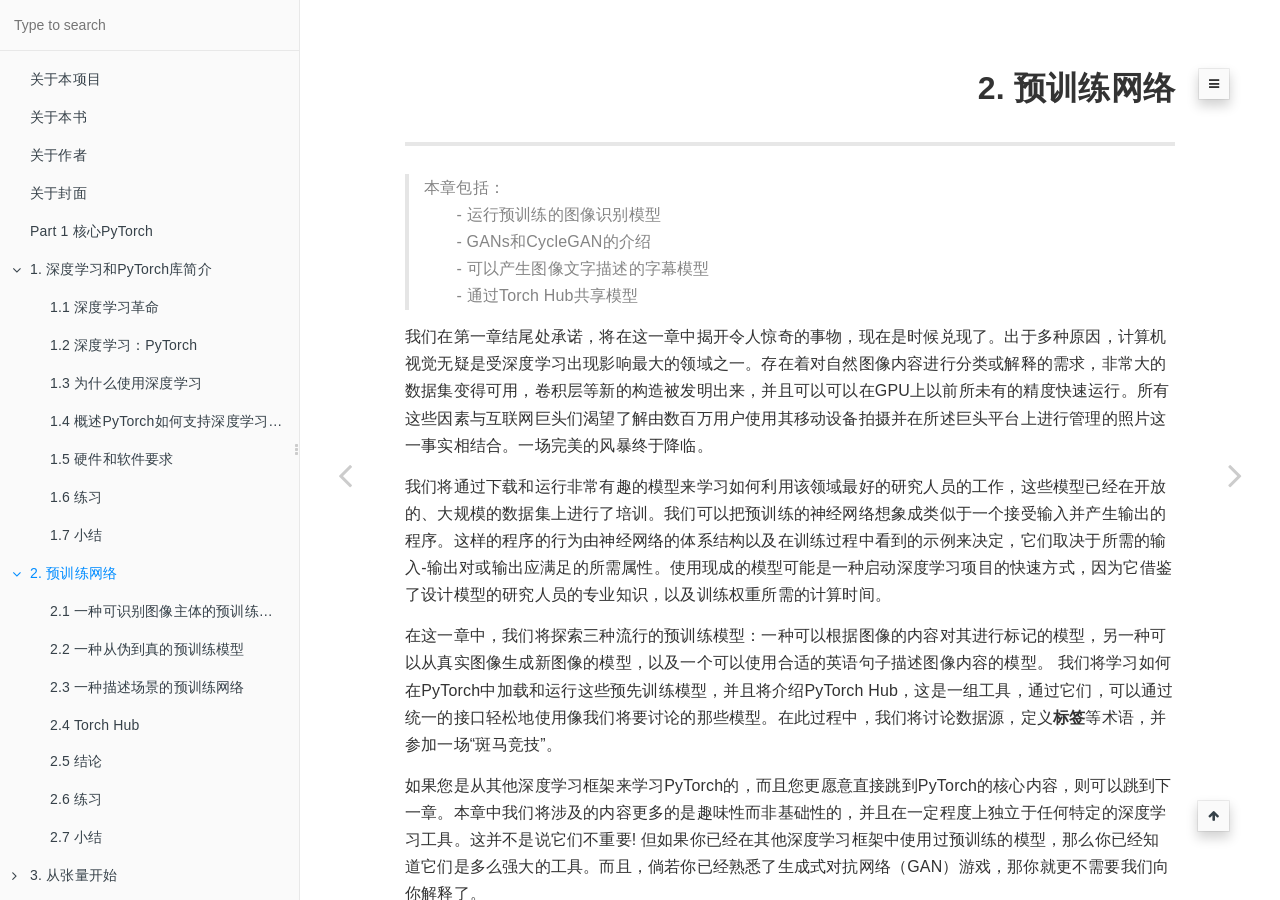
<file: Chapter2/2.1.html>
<!DOCTYPE HTML>
<html lang="" >
    <head>
        <meta charset="UTF-8">
        <meta content="text/html; charset=utf-8" http-equiv="Content-Type">
        <title>2. 预训练网络 · 深度学习与PyTorch（中文版）</title>
        <meta http-equiv="X-UA-Compatible" content="IE=edge" />
        <meta name="description" content="">
        <meta name="generator" content="GitBook 3.2.3">
        <meta name="author" content="译者：paper2Fox">
        
        
    
    <link rel="stylesheet" href="../gitbook/style.css">

    
            
                
                <link rel="stylesheet" href="../gitbook/gitbook-plugin-search-pro/search.css">
                
            
                
                <link rel="stylesheet" href="../gitbook/gitbook-plugin-prism/prism-solarizedlight.css">
                
            
                
                <link rel="stylesheet" href="../gitbook/gitbook-plugin-bibtex-indexed-cite/style.css">
                
            
                
                <link rel="stylesheet" href="../gitbook/gitbook-plugin-anchor-navigation-ex/style/plugin.css">
                
            
                
                <link rel="stylesheet" href="../gitbook/gitbook-plugin-page-footer-ex/style/plugin.css">
                
            
                
                <link rel="stylesheet" href="../gitbook/gitbook-plugin-splitter/splitter.css">
                
            
                
                <link rel="stylesheet" href="../gitbook/gitbook-plugin-code/plugin.css">
                
            
                
                <link rel="stylesheet" href="../gitbook/gitbook-plugin-expandable-chapters-small/expandable-chapters-small.css">
                
            
                
                <link rel="stylesheet" href="../gitbook/gitbook-plugin-katex/katex.min.css">
                
            
                
                <link rel="stylesheet" href="../gitbook/gitbook-plugin-auto-scroll-table/website.css">
                
            
                
                <link rel="stylesheet" href="../gitbook/gitbook-plugin-fontsettings/website.css">
                
            
        

    

    
        
    
        
    
        
    
        
    
        
    
        
    

        
    
    
    
    <meta name="HandheldFriendly" content="true"/>
    <meta name="viewport" content="width=device-width, initial-scale=1, user-scalable=no">
    <meta name="apple-mobile-web-app-capable" content="yes">
    <meta name="apple-mobile-web-app-status-bar-style" content="black">
    <link rel="apple-touch-icon-precomposed" sizes="152x152" href="../gitbook/images/apple-touch-icon-precomposed-152.png">
    <link rel="shortcut icon" href="../gitbook/images/favicon.ico" type="image/x-icon">

    
    <link rel="next" href="2.1.html" />
    
    
    <link rel="prev" href="../Chapter1/1.1.html" />
    

    <style>
    @media only screen and (max-width: 640px) {
        .book-header .hidden-mobile {
            display: none;
        }
    }
    </style>
    <script>
        window["gitbook-plugin-github-buttons"] = {"buttons":[{"user":"paper2Fox","repo":"Deep-Learning-with-PyTorch-Chinese","type":["star","watch","fork"],"size":"large","count":true}]};
    </script>

    </head>
    <body>
        
<div class="book">
    <div class="book-summary">
        
            
<div id="book-search-input" role="search">
    <input type="text" placeholder="Type to search" />
</div>

            
                <nav role="navigation">
                


<ul class="summary">
    
    

    

    
        
        
    
        <li class="chapter " data-level="1.1" data-path="../">
            
                <a href="../">
            
                    
                    关于本项目
            
                </a>
            

            
        </li>
    
        <li class="chapter " data-level="1.2" data-path="../about/about_this_book.html">
            
                <a href="../about/about_this_book.html">
            
                    
                    关于本书
            
                </a>
            

            
        </li>
    
        <li class="chapter " data-level="1.3" data-path="../about/about_the_authors.html">
            
                <a href="../about/about_the_authors.html">
            
                    
                    关于作者
            
                </a>
            

            
        </li>
    
        <li class="chapter " data-level="1.4" data-path="../about/about_the_cover_illustration.html">
            
                <a href="../about/about_the_cover_illustration.html">
            
                    
                    关于封面
            
                </a>
            

            
        </li>
    
        <li class="chapter " data-level="1.5" data-path="../Chapter1/1.0.html">
            
                <a href="../Chapter1/1.0.html">
            
                    
                    Part 1 核心PyTorch
            
                </a>
            

            
        </li>
    
        <li class="chapter " data-level="1.6" data-path="../Chapter1/1.1.html">
            
                <a href="../Chapter1/1.1.html">
            
                    
                    1. 深度学习和PyTorch库简介
            
                </a>
            

            
            <ul class="articles">
                
    
        <li class="chapter " data-level="1.6.1" data-path="../Chapter1/1.1.html">
            
                <a href="../Chapter1/1.1.html#chap1-1">
            
                    
                    1.1 深度学习革命
            
                </a>
            

            
        </li>
    
        <li class="chapter " data-level="1.6.2" data-path="../Chapter1/1.1.html">
            
                <a href="../Chapter1/1.1.html#chap1-2">
            
                    
                    1.2 深度学习：PyTorch
            
                </a>
            

            
        </li>
    
        <li class="chapter " data-level="1.6.3" data-path="../Chapter1/1.1.html">
            
                <a href="../Chapter1/1.1.html#chap1-3">
            
                    
                    1.3 为什么使用深度学习
            
                </a>
            

            
        </li>
    
        <li class="chapter " data-level="1.6.4" data-path="../Chapter1/1.1.html">
            
                <a href="../Chapter1/1.1.html#chap1-4">
            
                    
                    1.4 概述PyTorch如何支持深度学习项目
            
                </a>
            

            
        </li>
    
        <li class="chapter " data-level="1.6.5" data-path="../Chapter1/1.1.html">
            
                <a href="../Chapter1/1.1.html#chap1-5">
            
                    
                    1.5 硬件和软件要求
            
                </a>
            

            
        </li>
    
        <li class="chapter " data-level="1.6.6" data-path="../Chapter1/1.1.html">
            
                <a href="../Chapter1/1.1.html#chap1-6">
            
                    
                    1.6 练习
            
                </a>
            

            
        </li>
    
        <li class="chapter " data-level="1.6.7" data-path="../Chapter1/1.1.html">
            
                <a href="../Chapter1/1.1.html#chap1-7">
            
                    
                    1.7 小结
            
                </a>
            

            
        </li>
    

            </ul>
            
        </li>
    
        <li class="chapter active" data-level="1.7" data-path="2.1.html">
            
                <a href="2.1.html">
            
                    
                    2. 预训练网络
            
                </a>
            

            
            <ul class="articles">
                
    
        <li class="chapter " data-level="1.7.1" data-path="2.1.html">
            
                <a href="2.1.html#chap2-1">
            
                    
                    2.1 一种可识别图像主体的预训练网络
            
                </a>
            

            
        </li>
    
        <li class="chapter " data-level="1.7.2" data-path="2.1.html">
            
                <a href="2.1.html#chap2-2">
            
                    
                    2.2 一种从伪到真的预训练模型
            
                </a>
            

            
        </li>
    
        <li class="chapter " data-level="1.7.3" data-path="2.1.html">
            
                <a href="2.1.html#chap2-3">
            
                    
                    2.3 一种描述场景的预训练网络
            
                </a>
            

            
        </li>
    
        <li class="chapter " data-level="1.7.4" data-path="2.1.html">
            
                <a href="2.1.html#chap2-4">
            
                    
                    2.4 Torch Hub
            
                </a>
            

            
        </li>
    
        <li class="chapter " data-level="1.7.5" data-path="2.1.html">
            
                <a href="2.1.html#chap2-5">
            
                    
                    2.5 结论
            
                </a>
            

            
        </li>
    
        <li class="chapter " data-level="1.7.6" data-path="2.1.html">
            
                <a href="2.1.html#chap2-6">
            
                    
                    2.6 练习
            
                </a>
            

            
        </li>
    
        <li class="chapter " data-level="1.7.7" data-path="2.1.html">
            
                <a href="2.1.html#chap2-7">
            
                    
                    2.7 小结
            
                </a>
            

            
        </li>
    

            </ul>
            
        </li>
    
        <li class="chapter " data-level="1.8" data-path="../Chapter3/3.1.html">
            
                <a href="../Chapter3/3.1.html">
            
                    
                    3. 从张量开始
            
                </a>
            

            
            <ul class="articles">
                
    
        <li class="chapter " data-level="1.8.1" data-path="../Chapter3/3.1.html">
            
                <a href="../Chapter3/3.1.html#chap3-1">
            
                    
                    3.1 浮点数世界
            
                </a>
            

            
        </li>
    
        <li class="chapter " data-level="1.8.2" data-path="../Chapter3/3.1.html">
            
                <a href="../Chapter3/3.1.html#chap3-2">
            
                    
                    3.2 张量：多维数组
            
                </a>
            

            
        </li>
    
        <li class="chapter " data-level="1.8.3" data-path="../Chapter3/3.1.html">
            
                <a href="../Chapter3/3.1.html#chap3-3">
            
                    
                    3.3 索引张量
            
                </a>
            

            
        </li>
    
        <li class="chapter " data-level="1.8.4" data-path="../Chapter3/3.1.html">
            
                <a href="../Chapter3/3.1.html#chap3-4">
            
                    
                    3.4 命名张量
            
                </a>
            

            
        </li>
    
        <li class="chapter " data-level="1.8.5" data-path="../Chapter3/3.1.html">
            
                <a href="../Chapter3/3.1.html#chap3-5">
            
                    
                    3.5 张量元素类型
            
                </a>
            

            
        </li>
    
        <li class="chapter " data-level="1.8.6" data-path="../Chapter3/3.1.html">
            
                <a href="../Chapter3/3.1.html#chap3-6">
            
                    
                    3.6 张量API
            
                </a>
            

            
        </li>
    
        <li class="chapter " data-level="1.8.7" data-path="../Chapter3/3.1.html">
            
                <a href="../Chapter3/3.1.html#chap3-7">
            
                    
                    3.7 张量：存储的风景
            
                </a>
            

            
        </li>
    
        <li class="chapter " data-level="1.8.8" data-path="../Chapter3/3.1.html">
            
                <a href="../Chapter3/3.1.html#chap3-8">
            
                    
                    3.8 张量元数据：尺寸、偏移和步长
            
                </a>
            

            
        </li>
    
        <li class="chapter " data-level="1.8.9" data-path="../Chapter3/3.1.html">
            
                <a href="../Chapter3/3.1.html#chap3-9">
            
                    
                    3.9 移动张量至GPU
            
                </a>
            

            
        </li>
    
        <li class="chapter " data-level="1.8.10" data-path="../Chapter3/3.1.html">
            
                <a href="../Chapter3/3.1.html#chap3-10">
            
                    
                    3.10 NumPy互操作性
            
                </a>
            

            
        </li>
    
        <li class="chapter " data-level="1.8.11" data-path="../Chapter3/3.1.html">
            
                <a href="../Chapter3/3.1.html#chap3-11">
            
                    
                    3.11 广义张量也是张量
            
                </a>
            

            
        </li>
    
        <li class="chapter " data-level="1.8.12" data-path="../Chapter3/3.1.html">
            
                <a href="../Chapter3/3.1.html#chap3-12">
            
                    
                    3.12 序列化张量
            
                </a>
            

            
        </li>
    
        <li class="chapter " data-level="1.8.13" data-path="../Chapter3/3.1.html">
            
                <a href="../Chapter3/3.1.html#chap3-13">
            
                    
                    3.13 结论
            
                </a>
            

            
        </li>
    
        <li class="chapter " data-level="1.8.14" data-path="../Chapter3/3.1.html">
            
                <a href="../Chapter3/3.1.html#chap3-14">
            
                    
                    3.14 练习
            
                </a>
            

            
        </li>
    
        <li class="chapter " data-level="1.8.15" data-path="../Chapter3/3.1.html">
            
                <a href="../Chapter3/3.1.html#chap3-15">
            
                    
                    3.15 小结
            
                </a>
            

            
        </li>
    

            </ul>
            
        </li>
    

    

    <li class="divider"></li>

    <li>
        <a href="https://www.gitbook.com" target="blank" class="gitbook-link">
            Published with GitBook
        </a>
    </li>
</ul>


                </nav>
            
        
    </div>

    <div class="book-body">
        
            <div class="body-inner">
                
                    

<div class="book-header" role="navigation">
    

    <!-- Title -->
    <h1>
        <i class="fa fa-circle-o-notch fa-spin"></i>
        <a href=".." >2. 预训练网络</a>
    </h1>
</div>




                    <div class="page-wrapper" tabindex="-1" role="main">
                        <div class="page-inner">
                            
<div id="book-search-results">
    <div class="search-noresults">
    
                                <section class="normal markdown-section">
                                
                                <div id="anchor-navigation-ex-navbar"><i class="fa fa-navicon"></i><ul><li><span class="title-icon "></span><a href="#2-&#x9884;&#x8BAD;&#x7EC3;&#x7F51;&#x7EDC;"><b></b>2. &#x9884;&#x8BAD;&#x7EC3;&#x7F51;&#x7EDC;</a></li><ul><li><span class="title-icon "></span><a href="#21-&#x4E00;&#x79CD;&#x53EF;&#x8BC6;&#x522B;&#x56FE;&#x50CF;&#x4E3B;&#x4F53;&#x7684;&#x9884;&#x8BAD;&#x7EC3;&#x7F51;&#x7EDC;"><b></b>2.1 &#x4E00;&#x79CD;&#x53EF;&#x8BC6;&#x522B;&#x56FE;&#x50CF;&#x4E3B;&#x4F53;&#x7684;&#x9884;&#x8BAD;&#x7EC3;&#x7F51;&#x7EDC;</a></li><ul><li><span class="title-icon "></span><a href="#211-&#x83B7;&#x53D6;&#x7528;&#x4E8E;&#x56FE;&#x50CF;&#x8BC6;&#x522B;&#x7684;&#x9884;&#x8BAD;&#x7EC3;&#x7F51;&#x7EDC;"><b></b>2.1.1 &#x83B7;&#x53D6;&#x7528;&#x4E8E;&#x56FE;&#x50CF;&#x8BC6;&#x522B;&#x7684;&#x9884;&#x8BAD;&#x7EC3;&#x7F51;&#x7EDC;</a></li><li><span class="title-icon "></span><a href="#212-alexnet"><b></b>2.1.2 AlexNet</a></li><li><span class="title-icon "></span><a href="#213-resnet"><b></b>2.1.3 ResNet</a></li><li><span class="title-icon "></span><a href="#214-&#x51C6;&#x5907;&#xFF0C;&#x8BBE;&#x5B9A;&#xFF0C;&#x5373;&#x5C06;&#x8FD0;&#x884C;"><b></b>2.1.4 &#x51C6;&#x5907;&#xFF0C;&#x8BBE;&#x5B9A;&#xFF0C;&#x5373;&#x5C06;&#x8FD0;&#x884C;</a></li><li><span class="title-icon "></span><a href="#215-&#x8FD0;&#x884C;"><b></b>2.1.5 &#x8FD0;&#x884C;</a></li></ul><li><span class="title-icon "></span><a href="#22-&#x4E00;&#x79CD;&#x4ECE;&#x4F2A;&#x5230;&#x771F;&#x7684;&#x9884;&#x8BAD;&#x7EC3;&#x6A21;&#x578B;"><b></b>2.2 &#x4E00;&#x79CD;&#x4ECE;&#x4F2A;&#x5230;&#x771F;&#x7684;&#x9884;&#x8BAD;&#x7EC3;&#x6A21;&#x578B;</a></li><ul><li><span class="title-icon "></span><a href="#221-&#x751F;&#x6210;&#x5F0F;&#x5BF9;&#x6297;&#x7F51;&#x7EDC;&#x95EE;&#x9898;the-gan-game"><b></b>2.2.1 &#x751F;&#x6210;&#x5F0F;&#x5BF9;&#x6297;&#x7F51;&#x7EDC;&#x95EE;&#x9898;(The GAN game)</a></li><li><span class="title-icon "></span><a href="#222-cyclegan"><b></b>2.2.2 CycleGAN</a></li><li><span class="title-icon "></span><a href="#223-&#x628A;&#x9A6C;&#x53D8;&#x6210;&#x6591;&#x9A6C;&#x7684;&#x7F51;&#x7EDC;"><b></b>2.2.3 &#x628A;&#x9A6C;&#x53D8;&#x6210;&#x6591;&#x9A6C;&#x7684;&#x7F51;&#x7EDC;</a></li></ul><li><span class="title-icon "></span><a href="#23-&#x4E00;&#x79CD;&#x63CF;&#x8FF0;&#x573A;&#x666F;&#x7684;&#x9884;&#x8BAD;&#x7EC3;&#x7F51;&#x7EDC;"><b></b>2.3 &#x4E00;&#x79CD;&#x63CF;&#x8FF0;&#x573A;&#x666F;&#x7684;&#x9884;&#x8BAD;&#x7EC3;&#x7F51;&#x7EDC;</a></li><ul><li><span class="title-icon "></span><a href="#231-neuraltalk2"><b></b>2.3.1 NeuralTalk2</a></li></ul><li><span class="title-icon "></span><a href="#24-torch-hub"><b></b>2.4 Torch Hub</a></li><li><span class="title-icon "></span><a href="#25-&#x7ED3;&#x8BBA;"><b></b>2.5 &#x7ED3;&#x8BBA;</a></li><li><span class="title-icon "></span><a href="#26-&#x7EC3;&#x4E60;"><b></b>2.6 &#x7EC3;&#x4E60;</a></li><li><span class="title-icon "></span><a href="#27-&#x5C0F;&#x7ED3;"><b></b>2.7 &#x5C0F;&#x7ED3;</a></li></ul></ul></div><a href="#2-&#x9884;&#x8BAD;&#x7EC3;&#x7F51;&#x7EDC;" id="anchorNavigationExGoTop"><i class="fa fa-arrow-up"></i></a><h1 id="2-&#x9884;&#x8BAD;&#x7EC3;&#x7F51;&#x7EDC;"><a name="2-&#x9884;&#x8BAD;&#x7EC3;&#x7F51;&#x7EDC;" class="anchor-navigation-ex-anchor" href="#2-&#x9884;&#x8BAD;&#x7EC3;&#x7F51;&#x7EDC;"><i class="fa fa-link" aria-hidden="true"></i></a><p align="right">2. &#x9884;&#x8BAD;&#x7EC3;&#x7F51;&#x7EDC;</p></h1>
<hr>
<blockquote>
<p>&#x672C;&#x7AE0;&#x5305;&#x62EC;&#xFF1A;<br>&#x2003;&#x2003;- &#x8FD0;&#x884C;&#x9884;&#x8BAD;&#x7EC3;&#x7684;&#x56FE;&#x50CF;&#x8BC6;&#x522B;&#x6A21;&#x578B;<br>&#x2003;&#x2003;- GANs&#x548C;CycleGAN&#x7684;&#x4ECB;&#x7ECD;<br>&#x2003;&#x2003;- &#x53EF;&#x4EE5;&#x4EA7;&#x751F;&#x56FE;&#x50CF;&#x6587;&#x5B57;&#x63CF;&#x8FF0;&#x7684;&#x5B57;&#x5E55;&#x6A21;&#x578B;<br>&#x2003;&#x2003;- &#x901A;&#x8FC7;Torch Hub&#x5171;&#x4EAB;&#x6A21;&#x578B;  </p>
</blockquote>
<p>&#x6211;&#x4EEC;&#x5728;&#x7B2C;&#x4E00;&#x7AE0;&#x7ED3;&#x5C3E;&#x5904;&#x627F;&#x8BFA;&#xFF0C;&#x5C06;&#x5728;&#x8FD9;&#x4E00;&#x7AE0;&#x4E2D;&#x63ED;&#x5F00;&#x4EE4;&#x4EBA;&#x60CA;&#x5947;&#x7684;&#x4E8B;&#x7269;&#xFF0C;&#x73B0;&#x5728;&#x662F;&#x65F6;&#x5019;&#x5151;&#x73B0;&#x4E86;&#x3002;&#x51FA;&#x4E8E;&#x591A;&#x79CD;&#x539F;&#x56E0;&#xFF0C;&#x8BA1;&#x7B97;&#x673A;&#x89C6;&#x89C9;&#x65E0;&#x7591;&#x662F;&#x53D7;&#x6DF1;&#x5EA6;&#x5B66;&#x4E60;&#x51FA;&#x73B0;&#x5F71;&#x54CD;&#x6700;&#x5927;&#x7684;&#x9886;&#x57DF;&#x4E4B;&#x4E00;&#x3002;&#x5B58;&#x5728;&#x7740;&#x5BF9;&#x81EA;&#x7136;&#x56FE;&#x50CF;&#x5185;&#x5BB9;&#x8FDB;&#x884C;&#x5206;&#x7C7B;&#x6216;&#x89E3;&#x91CA;&#x7684;&#x9700;&#x6C42;&#xFF0C;&#x975E;&#x5E38;&#x5927;&#x7684;&#x6570;&#x636E;&#x96C6;&#x53D8;&#x5F97;&#x53EF;&#x7528;&#xFF0C;&#x5377;&#x79EF;&#x5C42;&#x7B49;&#x65B0;&#x7684;&#x6784;&#x9020;&#x88AB;&#x53D1;&#x660E;&#x51FA;&#x6765;&#xFF0C;&#x5E76;&#x4E14;&#x53EF;&#x4EE5;&#x53EF;&#x4EE5;&#x5728;GPU&#x4E0A;&#x4EE5;&#x524D;&#x6240;&#x672A;&#x6709;&#x7684;&#x7CBE;&#x5EA6;&#x5FEB;&#x901F;&#x8FD0;&#x884C;&#x3002;&#x6240;&#x6709;&#x8FD9;&#x4E9B;&#x56E0;&#x7D20;&#x4E0E;&#x4E92;&#x8054;&#x7F51;&#x5DE8;&#x5934;&#x4EEC;&#x6E34;&#x671B;&#x4E86;&#x89E3;&#x7531;&#x6570;&#x767E;&#x4E07;&#x7528;&#x6237;&#x4F7F;&#x7528;&#x5176;&#x79FB;&#x52A8;&#x8BBE;&#x5907;&#x62CD;&#x6444;&#x5E76;&#x5728;&#x6240;&#x8FF0;&#x5DE8;&#x5934;&#x5E73;&#x53F0;&#x4E0A;&#x8FDB;&#x884C;&#x7BA1;&#x7406;&#x7684;&#x7167;&#x7247;&#x8FD9;&#x4E00;&#x4E8B;&#x5B9E;&#x76F8;&#x7ED3;&#x5408;&#x3002;&#x4E00;&#x573A;&#x5B8C;&#x7F8E;&#x7684;&#x98CE;&#x66B4;&#x7EC8;&#x4E8E;&#x964D;&#x4E34;&#x3002;</p>
<p>&#x6211;&#x4EEC;&#x5C06;&#x901A;&#x8FC7;&#x4E0B;&#x8F7D;&#x548C;&#x8FD0;&#x884C;&#x975E;&#x5E38;&#x6709;&#x8DA3;&#x7684;&#x6A21;&#x578B;&#x6765;&#x5B66;&#x4E60;&#x5982;&#x4F55;&#x5229;&#x7528;&#x8BE5;&#x9886;&#x57DF;&#x6700;&#x597D;&#x7684;&#x7814;&#x7A76;&#x4EBA;&#x5458;&#x7684;&#x5DE5;&#x4F5C;&#xFF0C;&#x8FD9;&#x4E9B;&#x6A21;&#x578B;&#x5DF2;&#x7ECF;&#x5728;&#x5F00;&#x653E;&#x7684;&#x3001;&#x5927;&#x89C4;&#x6A21;&#x7684;&#x6570;&#x636E;&#x96C6;&#x4E0A;&#x8FDB;&#x884C;&#x4E86;&#x57F9;&#x8BAD;&#x3002;&#x6211;&#x4EEC;&#x53EF;&#x4EE5;&#x628A;&#x9884;&#x8BAD;&#x7EC3;&#x7684;&#x795E;&#x7ECF;&#x7F51;&#x7EDC;&#x60F3;&#x8C61;&#x6210;&#x7C7B;&#x4F3C;&#x4E8E;&#x4E00;&#x4E2A;&#x63A5;&#x53D7;&#x8F93;&#x5165;&#x5E76;&#x4EA7;&#x751F;&#x8F93;&#x51FA;&#x7684;&#x7A0B;&#x5E8F;&#x3002;&#x8FD9;&#x6837;&#x7684;&#x7A0B;&#x5E8F;&#x7684;&#x884C;&#x4E3A;&#x7531;&#x795E;&#x7ECF;&#x7F51;&#x7EDC;&#x7684;&#x4F53;&#x7CFB;&#x7ED3;&#x6784;&#x4EE5;&#x53CA;&#x5728;&#x8BAD;&#x7EC3;&#x8FC7;&#x7A0B;&#x4E2D;&#x770B;&#x5230;&#x7684;&#x793A;&#x4F8B;&#x6765;&#x51B3;&#x5B9A;&#xFF0C;&#x5B83;&#x4EEC;&#x53D6;&#x51B3;&#x4E8E;&#x6240;&#x9700;&#x7684;&#x8F93;&#x5165;-&#x8F93;&#x51FA;&#x5BF9;&#x6216;&#x8F93;&#x51FA;&#x5E94;&#x6EE1;&#x8DB3;&#x7684;&#x6240;&#x9700;&#x5C5E;&#x6027;&#x3002;&#x4F7F;&#x7528;&#x73B0;&#x6210;&#x7684;&#x6A21;&#x578B;&#x53EF;&#x80FD;&#x662F;&#x4E00;&#x79CD;&#x542F;&#x52A8;&#x6DF1;&#x5EA6;&#x5B66;&#x4E60;&#x9879;&#x76EE;&#x7684;&#x5FEB;&#x901F;&#x65B9;&#x5F0F;&#xFF0C;&#x56E0;&#x4E3A;&#x5B83;&#x501F;&#x9274;&#x4E86;&#x8BBE;&#x8BA1;&#x6A21;&#x578B;&#x7684;&#x7814;&#x7A76;&#x4EBA;&#x5458;&#x7684;&#x4E13;&#x4E1A;&#x77E5;&#x8BC6;&#xFF0C;&#x4EE5;&#x53CA;&#x8BAD;&#x7EC3;&#x6743;&#x91CD;&#x6240;&#x9700;&#x7684;&#x8BA1;&#x7B97;&#x65F6;&#x95F4;&#x3002;</p>
<p>&#x5728;&#x8FD9;&#x4E00;&#x7AE0;&#x4E2D;&#xFF0C;&#x6211;&#x4EEC;&#x5C06;&#x63A2;&#x7D22;&#x4E09;&#x79CD;&#x6D41;&#x884C;&#x7684;&#x9884;&#x8BAD;&#x7EC3;&#x6A21;&#x578B;&#xFF1A;&#x4E00;&#x79CD;&#x53EF;&#x4EE5;&#x6839;&#x636E;&#x56FE;&#x50CF;&#x7684;&#x5185;&#x5BB9;&#x5BF9;&#x5176;&#x8FDB;&#x884C;&#x6807;&#x8BB0;&#x7684;&#x6A21;&#x578B;&#xFF0C;&#x53E6;&#x4E00;&#x79CD;&#x53EF;&#x4EE5;&#x4ECE;&#x771F;&#x5B9E;&#x56FE;&#x50CF;&#x751F;&#x6210;&#x65B0;&#x56FE;&#x50CF;&#x7684;&#x6A21;&#x578B;&#xFF0C;&#x4EE5;&#x53CA;&#x4E00;&#x4E2A;&#x53EF;&#x4EE5;&#x4F7F;&#x7528;&#x5408;&#x9002;&#x7684;&#x82F1;&#x8BED;&#x53E5;&#x5B50;&#x63CF;&#x8FF0;&#x56FE;&#x50CF;&#x5185;&#x5BB9;&#x7684;&#x6A21;&#x578B;&#x3002;
&#x6211;&#x4EEC;&#x5C06;&#x5B66;&#x4E60;&#x5982;&#x4F55;&#x5728;PyTorch&#x4E2D;&#x52A0;&#x8F7D;&#x548C;&#x8FD0;&#x884C;&#x8FD9;&#x4E9B;&#x9884;&#x5148;&#x8BAD;&#x7EC3;&#x6A21;&#x578B;&#xFF0C;&#x5E76;&#x4E14;&#x5C06;&#x4ECB;&#x7ECD;PyTorch Hub&#xFF0C;&#x8FD9;&#x662F;&#x4E00;&#x7EC4;&#x5DE5;&#x5177;&#xFF0C;&#x901A;&#x8FC7;&#x5B83;&#x4EEC;&#xFF0C;&#x53EF;&#x4EE5;&#x901A;&#x8FC7;&#x7EDF;&#x4E00;&#x7684;&#x63A5;&#x53E3;&#x8F7B;&#x677E;&#x5730;&#x4F7F;&#x7528;&#x50CF;&#x6211;&#x4EEC;&#x5C06;&#x8981;&#x8BA8;&#x8BBA;&#x7684;&#x90A3;&#x4E9B;&#x6A21;&#x578B;&#x3002;&#x5728;&#x6B64;&#x8FC7;&#x7A0B;&#x4E2D;&#xFF0C;&#x6211;&#x4EEC;&#x5C06;&#x8BA8;&#x8BBA;&#x6570;&#x636E;&#x6E90;&#xFF0C;&#x5B9A;&#x4E49;<strong>&#x6807;&#x7B7E;</strong>&#x7B49;&#x672F;&#x8BED;&#xFF0C;&#x5E76;&#x53C2;&#x52A0;&#x4E00;&#x573A;&#x201C;&#x6591;&#x9A6C;&#x7ADE;&#x6280;&#x201D;&#x3002;</p>
<p>&#x5982;&#x679C;&#x60A8;&#x662F;&#x4ECE;&#x5176;&#x4ED6;&#x6DF1;&#x5EA6;&#x5B66;&#x4E60;&#x6846;&#x67B6;&#x6765;&#x5B66;&#x4E60;PyTorch&#x7684;&#xFF0C;&#x800C;&#x4E14;&#x60A8;&#x66F4;&#x613F;&#x610F;&#x76F4;&#x63A5;&#x8DF3;&#x5230;PyTorch&#x7684;&#x6838;&#x5FC3;&#x5185;&#x5BB9;&#xFF0C;&#x5219;&#x53EF;&#x4EE5;&#x8DF3;&#x5230;&#x4E0B;&#x4E00;&#x7AE0;&#x3002;&#x672C;&#x7AE0;&#x4E2D;&#x6211;&#x4EEC;&#x5C06;&#x6D89;&#x53CA;&#x7684;&#x5185;&#x5BB9;&#x66F4;&#x591A;&#x7684;&#x662F;&#x8DA3;&#x5473;&#x6027;&#x800C;&#x975E;&#x57FA;&#x7840;&#x6027;&#x7684;&#xFF0C;&#x5E76;&#x4E14;&#x5728;&#x4E00;&#x5B9A;&#x7A0B;&#x5EA6;&#x4E0A;&#x72EC;&#x7ACB;&#x4E8E;&#x4EFB;&#x4F55;&#x7279;&#x5B9A;&#x7684;&#x6DF1;&#x5EA6;&#x5B66;&#x4E60;&#x5DE5;&#x5177;&#x3002;&#x8FD9;&#x5E76;&#x4E0D;&#x662F;&#x8BF4;&#x5B83;&#x4EEC;&#x4E0D;&#x91CD;&#x8981;! &#x4F46;&#x5982;&#x679C;&#x4F60;&#x5DF2;&#x7ECF;&#x5728;&#x5176;&#x4ED6;&#x6DF1;&#x5EA6;&#x5B66;&#x4E60;&#x6846;&#x67B6;&#x4E2D;&#x4F7F;&#x7528;&#x8FC7;&#x9884;&#x8BAD;&#x7EC3;&#x7684;&#x6A21;&#x578B;&#xFF0C;&#x90A3;&#x4E48;&#x4F60;&#x5DF2;&#x7ECF;&#x77E5;&#x9053;&#x5B83;&#x4EEC;&#x662F;&#x591A;&#x4E48;&#x5F3A;&#x5927;&#x7684;&#x5DE5;&#x5177;&#x3002;&#x800C;&#x4E14;&#xFF0C;&#x5018;&#x82E5;&#x4F60;&#x5DF2;&#x7ECF;&#x719F;&#x6089;&#x4E86;&#x751F;&#x6210;&#x5F0F;&#x5BF9;&#x6297;&#x7F51;&#x7EDC;&#xFF08;GAN&#xFF09;&#x6E38;&#x620F;&#xFF0C;&#x90A3;&#x4F60;&#x5C31;&#x66F4;&#x4E0D;&#x9700;&#x8981;&#x6211;&#x4EEC;&#x5411;&#x4F60;&#x89E3;&#x91CA;&#x4E86;&#x3002;</p>
<p>&#x4E0D;&#x8FC7;&#xFF0C;&#x6211;&#x4EEC;&#x5E0C;&#x671B;&#x4F60;&#x80FD;&#x7EE7;&#x7EED;&#x9605;&#x8BFB;&#xFF0C;&#x56E0;&#x4E3A;&#x672C;&#x7AE0;&#x5728;&#x4E50;&#x8DA3;&#x4E4B;&#x4E0B;&#x9690;&#x85CF;&#x4E86;&#x4E00;&#x4E9B;&#x91CD;&#x8981;&#x7684;&#x6280;&#x80FD;&#x3002;&#x5B66;&#x4E60;&#x5982;&#x4F55;&#x4F7F;&#x7528; PyTorch &#x8FD0;&#x884C;&#x9884;&#x8BAD;&#x7EC3;&#x7684;&#x6A21;&#x578B;&#x662F;&#x4E00;&#x9879;&#x6709;&#x7528;&#x7684;&#x6280;&#x80FD;--&#x8FD9;&#x70B9;&#x5B8C;&#x5168;&#x6CA1;&#x9519;&#x3002;&#x5982;&#x679C;&#x6A21;&#x578B;&#x662F;&#x5728;&#x4E00;&#x4E2A;&#x5927;&#x578B;&#x6570;&#x636E;&#x96C6;&#x4E0A;&#x8BAD;&#x7EC3;&#x51FA;&#x6765;&#x7684;&#xFF0C;&#x5219;&#x7279;&#x522B;&#x6709;&#x7528;&#x3002;&#x6211;&#x4EEC;&#x9700;&#x8981;&#x4E60;&#x60EF;&#x4E8E;&#x5728;&#x771F;&#x5B9E;&#x4E16;&#x754C;&#x7684;&#x6570;&#x636E;&#x4E0A;&#x83B7;&#x53D6;&#x548C;&#x8FD0;&#x884C;&#x795E;&#x7ECF;&#x7F51;&#x7EDC;&#x7684;&#x673A;&#x5236;&#xFF0C;&#x7136;&#x540E;&#x5BF9;&#x5176;&#x8F93;&#x51FA;&#x8FDB;&#x884C;&#x53EF;&#x89C6;&#x5316;&#x548C;&#x8BC4;&#x4F30;&#xFF0C;&#x65E0;&#x8BBA;&#x6211;&#x4EEC;&#x662F;&#x5426;&#x5BF9;&#x5176;&#x8FDB;&#x884C;&#x4E86;&#x8BAD;&#x7EC3;&#x3002;</p>
<h2 id="21-&#x4E00;&#x79CD;&#x53EF;&#x8BC6;&#x522B;&#x56FE;&#x50CF;&#x4E3B;&#x4F53;&#x7684;&#x9884;&#x8BAD;&#x7EC3;&#x7F51;&#x7EDC;"><a name="21-&#x4E00;&#x79CD;&#x53EF;&#x8BC6;&#x522B;&#x56FE;&#x50CF;&#x4E3B;&#x4F53;&#x7684;&#x9884;&#x8BAD;&#x7EC3;&#x7F51;&#x7EDC;" class="anchor-navigation-ex-anchor" href="#21-&#x4E00;&#x79CD;&#x53EF;&#x8BC6;&#x522B;&#x56FE;&#x50CF;&#x4E3B;&#x4F53;&#x7684;&#x9884;&#x8BAD;&#x7EC3;&#x7F51;&#x7EDC;"><i class="fa fa-link" aria-hidden="true"></i></a>2.1 <span id="chap2-1">&#x4E00;&#x79CD;&#x53EF;&#x8BC6;&#x522B;&#x56FE;&#x50CF;&#x4E3B;&#x4F53;&#x7684;&#x9884;&#x8BAD;&#x7EC3;&#x7F51;&#x7EDC;</span></h2>
<p>&#x4F5C;&#x4E3A;&#x6211;&#x4EEC;&#x6DF1;&#x5EA6;&#x5B66;&#x4E60;&#x7684;&#x9996;&#x6B21;&#x5C1D;&#x8BD5;&#xFF0C;&#x6211;&#x4EEC;&#x5C06;&#x8FD0;&#x884C;&#x4E00;&#x4E2A;&#x6700;&#x5148;&#x8FDB;&#x7684;&#x6DF1;&#x5EA6;&#x795E;&#x7ECF;&#x7F51;&#x7EDC;&#xFF0C;&#x8BE5;&#x7F51;&#x7EDC;&#x7ECF;&#x8FC7;&#x4E86;&#x5BF9;&#x8C61;&#x8BC6;&#x522B;&#x4EFB;&#x52A1;&#x7684;&#x9884;&#x5148;&#x8BAD;&#x7EC3;&#x3002;&#x6709;&#x8BB8;&#x591A;&#x9884;&#x8BAD;&#x7EC3;&#x7684;&#x7F51;&#x7EDC;&#x53EF;&#x4EE5;&#x901A;&#x8FC7;&#x6E90;&#x4EE3;&#x7801;&#x5B58;&#x50A8;&#x5E93;&#x8BBF;&#x95EE;&#x5230;&#x3002;&#x7814;&#x7A76;&#x4EBA;&#x5458;&#x5728;&#x53D1;&#x8868;&#x8BBA;&#x6587;&#x7684;&#x540C;&#x65F6;&#x53D1;&#x5E03;&#x4ED6;&#x4EEC;&#x7684;&#x6E90;&#x4EE3;&#x7801;&#x662F;&#x5F88;&#x5E38;&#x89C1;&#x7684;&#xFF0C;&#x901A;&#x5E38;&#x4EE3;&#x7801;&#x4E2D;&#x4F1A;&#x9644;&#x5E26;&#x6709;&#x901A;&#x8FC7;&#x5728;&#x53C2;&#x8003;&#x6570;&#x636E;&#x96C6;&#x4E0A;&#x8BAD;&#x7EC3;&#x6A21;&#x578B;&#x83B7;&#x5F97;&#x7684;&#x6743;&#x91CD;&#x3002;&#x4F8B;&#x5982;&#xFF0C;&#x4F7F;&#x7528;&#x5176;&#x4E2D;&#x4E00;&#x79CD;&#x6A21;&#x578B;&#x53EF;&#x4EE5;&#x8BA9;&#x6211;&#x4EEC;&#x8F7B;&#x677E;&#x5730;&#x4E3A;&#x4E0B;&#x4E00;&#x4E2A;Web&#x670D;&#x52A1;&#x914D;&#x5907;&#x56FE;&#x50CF;&#x8BC6;&#x522B;&#x529F;&#x80FD;&#x3002;</p>
<p>&#x6211;&#x4EEC;&#x5728;&#x8FD9;&#x91CC;&#x8981;&#x63A2;&#x8BA8;&#x7684;&#x9884;&#x8BAD;&#x7EC3;&#x7F51;&#x7EDC;&#x662F;&#x5728;ImageNet&#x6570;&#x636E;&#x96C6;&#x7684;&#x4E00;&#x4E2A;&#x5B50;&#x96C6;&#x4E0A;&#x8BAD;&#x7EC3;&#x5F97;&#x5230;&#x7684; (<a href="http://imagenet.stanford.edu" target="_blank">http://imagenet.stanford.edu</a>) &#x3002;ImageNet&#x662F;&#x7531;&#x65AF;&#x5766;&#x798F;&#x5927;&#x5B66;&#x7EF4;&#x62A4;&#x7684;&#x5305;&#x542B;1400&#x591A;&#x4E07;&#x5F20;&#x56FE;&#x50CF;&#x7684;&#x5E9E;&#x5927;&#x7684;&#x6570;&#x636E;&#x96C6;&#x3002;&#x6240;&#x6709;&#x56FE;&#x50CF;&#x90FD;&#x7528;&#x6765;&#x81EA;wordnet&#x6570;&#x636E;&#x96C6; (<a href="http://wordnet.princeton.edu" target="_blank">http://wordnet.princeton.edu</a>) &#x7684;&#x540D;&#x8BCD;&#x5C42;&#x6B21;&#x7ED3;&#x6784;&#x8FDB;&#x884C;&#x4E86;&#x6807;&#x8BB0;&#xFF0C;&#x800C;&#x8BE5;&#x6570;&#x636E;&#x96C6;&#x53C8;&#x662F;&#x4E00;&#x4E2A;&#x5927;&#x578B;&#x7684;&#x82F1;&#x8BED;&#x8BCD;&#x6C47;&#x6570;&#x636E;&#x5E93;&#x3002;</p>
<p>ImageNet&#x6570;&#x636E;&#x96C6;&#x4E0E;&#x5176;&#x4ED6;&#x4E00;&#x4E9B;&#x516C;&#x5171;&#x6570;&#x636E;&#x96C6;&#x4E00;&#x6837;&#xFF0C;&#x8D77;&#x6E90;&#x4E8E;&#x5B66;&#x672F;&#x7ADE;&#x8D5B;&#x3002;&#x7ADE;&#x8D5B;&#x5386;&#x6765;&#x662F;&#x4E00;&#x4E9B;&#x673A;&#x6784;&#x548C;&#x516C;&#x53F8;&#x7684;&#x7814;&#x7A76;&#x4EBA;&#x5458;&#x7ECF;&#x5E38;&#x76F8;&#x4E92;&#x6311;&#x6218;&#x7684;&#x4E3B;&#x8981;&#x8D5B;&#x573A;&#x3002;&#x5176;&#x4E2D;&#xFF0C;ImageNet&#x5927;&#x89C4;&#x6A21;&#x89C6;&#x89C9;&#x8BC6;&#x522B;&#x6311;&#x6218;&#x8D5B;&#xFF08;ILSVRC&#xFF09;&#x81EA;2010&#x5E74;&#x521B;&#x529E;&#x4EE5;&#x6765;&#x5C31;&#x5E7F;&#x53D7;&#x6B22;&#x8FCE;&#x3002;&#x8FD9;&#x9879;&#x7279;&#x6B8A;&#x7684;&#x6BD4;&#x8D5B;&#x57FA;&#x4E8E;&#x591A;&#x9879;&#x4EFB;&#x52A1;&#xFF0C;&#x6BCF;&#x5E74;&#x7684;&#x4EFB;&#x52A1;&#x5185;&#x5BB9;&#x53EF;&#x80FD;&#x4F1A;&#x6709;&#x6240;&#x4E0D;&#x540C;&#xFF0C;&#x5982;&#x56FE;&#x50CF;&#x5206;&#x7C7B;&#xFF08;&#x544A;&#x8BC9;&#x56FE;&#x50CF;&#x4E2D;&#x5305;&#x542B;&#x54EA;&#x4E9B;&#x5BF9;&#x8C61;&#x7C7B;&#x522B;&#xFF09;&#x3001;&#x5BF9;&#x8C61;&#x5B9A;&#x4F4D;&#xFF08;&#x8BC6;&#x522B;&#x5BF9;&#x8C61;&#x5728;&#x56FE;&#x50CF;&#x4E2D;&#x7684;&#x4F4D;&#x7F6E;&#xFF09;&#x3001;&#x5BF9;&#x8C61;&#x68C0;&#x6D4B;&#xFF08;&#x8BC6;&#x522B;&#x548C;&#x6807;&#x8BB0;&#x56FE;&#x50CF;&#x4E2D;&#x7684;&#x5BF9;&#x8C61;&#xFF09;&#x3001;&#x573A;&#x666F;&#x5206;&#x7C7B;&#xFF08;&#x5BF9;&#x56FE;&#x50CF;&#x4E2D;&#x7684;&#x60C5;&#x51B5;&#x8FDB;&#x884C;&#x5206;&#x7C7B;&#xFF09;&#x548C;&#x573A;&#x666F;&#x89E3;&#x6790;&#xFF08;&#x5C06;&#x56FE;&#x50CF;&#x5206;&#x5272;&#x6210;&#x4E0E;&#x8BED;&#x4E49;&#x7C7B;&#x522B;&#x76F8;&#x5173;&#x7684;&#x533A;&#x57DF;&#xFF0C;&#x4F8B;&#x5982;&#x5976;&#x725B;&#x3001;&#x623F;&#x5B50;&#x3001;&#x5976;&#x916A;&#x3001;&#x5E3D;&#x5B50;&#xFF09;&#x3002;&#x5177;&#x4F53;&#x6765;&#x8BF4;&#xFF0C;&#x56FE;&#x50CF;&#x5206;&#x7C7B;&#x4EFB;&#x52A1;&#x5305;&#x62EC;&#x83B7;&#x53D6;&#x4E00;&#x5F20;&#x8F93;&#x5165;&#x56FE;&#x50CF;&#xFF0C;&#x5E76;&#x4ECE;1000&#x4E2A;&#x603B;&#x7C7B;&#x522B;&#x4E2D;&#x4EA7;&#x751F;5&#x4E2A;&#x6807;&#x7B7E;&#x5217;&#x8868;&#xFF0C;&#x6309;&#x7F6E;&#x4FE1;&#x5EA6;&#x6392;&#x5E8F;&#xFF0C;&#x63CF;&#x8FF0;&#x56FE;&#x50CF;&#x7684;&#x5185;&#x5BB9;&#x3002;</p>
<p>ILSVRC&#x7684;&#x8BAD;&#x7EC3;&#x96C6;&#x7531;120&#x4E07;&#x5F20;&#x56FE;&#x50CF;&#x7EC4;&#x6210;&#xFF0C;&#x8FD9;&#x4E9B;&#x56FE;&#x50CF;&#x7528;1000&#x4E2A;&#x540D;&#x8BCD;&#x4E2D;&#x4E4B;&#x4E00;&#x8FDB;&#x884C;&#x6807;&#x6CE8;&#xFF08;&#x4F8B;&#x5982; &quot;dog&quot;&#xFF09;&#xFF0C;&#x79F0;&#x4E3A;&#x56FE;&#x50CF;&#x7684;&#x7C7B;&#x522B;&#x3002;&#x5728;&#x8FD9;&#x4E2A;&#x610F;&#x4E49;&#x4E0A;&#x8BB2;&#xFF0C;&#x6211;&#x4EEC;&#x5C06;&#x4EA4;&#x66FF;&#x4F7F;&#x7528;<strong>label(&#x6807;&#x7B7E;)</strong> &#x548C;<strong>clase(&#x7C7B;)</strong> &#x8FD9;&#x4E24;&#x4E2A;&#x672F;&#x8BED;&#x3002;&#x6211;&#x4EEC;&#x53EF;&#x4EE5;&#x4ECE;&#x56FE;2.1&#x4E2D;&#x67E5;&#x770B;&#x4E00;&#x4E0B;ImageNet&#x4E2D;&#x7684;&#x56FE;&#x50CF;&#x3002;</p>
<center>&#x56FE;2.1 ImageNet&#x4E2D;&#x7684;&#x90E8;&#x5206;&#x56FE;&#x7247;&#x6837;&#x672C;</center>

<div align="center">
<img src="../img/Chap2/2-1.png">
</div>

<p>&#x8FD8;&#x6709;&#xFF0C;</p>
<center>&#x56FE;2.2 &#x63A8;&#x65AD;&#x8FC7;&#x7A0B;</center>

<div align="center">
<img src="../img/Chap2/2-2.png">
</div>

<p>&#x6211;&#x4EEC;&#x6700;&#x7EC8;&#x8981;&#x80FD;&#x591F;&#x628A;&#x6211;&#x4EEC;&#x81EA;&#x5DF1;&#x7684;&#x56FE;&#x50CF;&#x8F93;&#x5165;&#x5230;&#x6211;&#x4EEC;&#x7684;&#x9884;&#x8BAD;&#x7EC3;&#x6A21;&#x578B;&#x4E2D;&#xFF0C;&#x5982;&#x56FE;2.2&#x6240;&#x793A;&#x3002;&#x8FD9;&#x4F1A;&#x4EA7;&#x751F;&#x8BE5;&#x56FE;&#x50CF;&#x7684;&#x9884;&#x6D4B;&#x6807;&#x7B7E;&#x5217;&#x8868;&#xFF0C;&#x7136;&#x540E;&#x6211;&#x4EEC;&#x53EF;&#x4EE5;&#x68C0;&#x67E5;&#x8BE5;&#x5217;&#x8868;&#x4EE5;&#x67E5;&#x770B;&#x6A21;&#x578B;&#x8BA4;&#x4E3A;&#x6211;&#x4EEC;&#x7684;&#x56FE;&#x50CF;&#x662F;&#x4EC0;&#x4E48;&#x3002;&#x6709;&#x4E9B;&#x56FE;&#x50CF;&#x7684;&#x9884;&#x6D4B;&#x5F88;&#x51C6;&#x786E;&#xFF0C;&#x800C;&#x6709;&#x4E9B;&#x56FE;&#x50CF;&#x5219;&#x4E0D;&#x4F1A;&#x3002;</p>
<p>&#x8F93;&#x5165;&#x7684;&#x56FE;&#x50CF;&#x5C06;&#x9996;&#x5148;&#x88AB;&#x9884;&#x5904;&#x7406;&#x6210;&#x4E00;&#x4E2A;&#x591A;&#x7EF4;&#x6570;&#x7EC4;&#x7C7B; <code>torch.Tensor</code> &#x7684;&#x5B9E;&#x4F8B;&#x3002;&#x5B83;&#x662F;&#x4E00;&#x4E2A;&#x6709;&#x9AD8;&#x5EA6;&#x548C;&#x5BBD;&#x5EA6;&#x7684;RGB&#x56FE;&#x50CF;&#xFF0C;&#x56E0;&#x6B64;&#x8BE5;&#x5F20;&#x91CF;&#x5C06;&#x5177;&#x6709;&#x4E09;&#x4E2A;&#x7EF4;&#x5EA6;&#xFF1A;&#x4E09;&#x4E2A;&#x989C;&#x8272;&#x901A;&#x9053;&#x4E0E;&#x4E24;&#x4E2A;&#x7279;&#x5B9A;&#x5C3A;&#x5BF8;&#x7684;&#x7A7A;&#x95F4;&#x56FE;&#x50CF;&#x7EF4;&#x5EA6;&#x3002;(&#x6211;&#x4EEC;&#x5C06;&#x5728;&#x7B2C;3&#x7AE0;&#x4E2D;&#x8BE6;&#x7EC6;&#x4ECB;&#x7ECD;&#x4EC0;&#x4E48;&#x662F;&#x5F20;&#x91CF;&#xFF0C;&#x4F46;&#x73B0;&#x5728;&#xFF0C;&#x5C06;&#x5176;&#x89C6;&#x4E3A;&#x50CF;&#x6D6E;&#x70B9;&#x6570;&#x5B57;&#x7684;&#x5411;&#x91CF;&#x6216;&#x77E9;&#x9635;&#x3002;) &#x6211;&#x4EEC;&#x7684;&#x6A21;&#x578B;&#x5C06;&#x628A;&#x9884;&#x5904;&#x7406;&#x540E;&#x7684;&#x8F93;&#x5165;&#x56FE;&#x50CF;&#x4F20;&#x5165;&#x9884;&#x8BAD;&#x7EC3;&#x7F51;&#x7EDC;&#xFF0C;&#x4EE5;&#x83B7;&#x5F97;&#x6BCF;&#x4E2A;&#x7C7B;&#x7684;&#x5206;&#x6570;&#x3002;&#x6839;&#x636E;&#x6743;&#x91CD;&#xFF0C;&#x6700;&#x9AD8;&#x7684;&#x5206;&#x6570;&#x5BF9;&#x5E94;&#x7740;&#x6700;&#x6709;&#x53EF;&#x80FD;&#x7684;&#x7C7B;&#x3002;&#x7136;&#x540E;&#xFF0C;&#x6BCF;&#x4E2A;&#x7C7B;&#x4F1A;&#x88AB;&#x4E00;&#x5BF9;&#x4E00;&#x5730;&#x6620;&#x5C04;&#x5230;&#x4E00;&#x4E2A;&#x7C7B;&#x6807;&#x7B7E;&#x4E0A;&#x3002;&#x8BE5;&#x8F93;&#x51FA;&#x5305;&#x542B;&#x5728;&#x4E00;&#x4E2A;&#x6709;1000&#x4E2A;&#x5143;&#x7D20;&#x7684;<code>torch.Tensor</code>&#x4E2D;&#xFF0C;&#x6BCF;&#x4E2A;&#x5143;&#x7D20;&#x4EE3;&#x8868;&#x4E0E;&#x8BE5;&#x7C7B;&#x76F8;&#x5173;&#x7684;&#x5206;&#x6570;&#x3002;</p>
<p>&#x5728;&#x5B8C;&#x6210;&#x6240;&#x6709;&#x64CD;&#x4F5C;&#x4E4B;&#x524D;&#xFF0C;&#x6211;&#x4EEC;&#x9700;&#x8981;&#x5F97;&#x5230;&#x7F51;&#x7EDC;&#x672C;&#x8EAB;&#xFF0C;&#x6DF1;&#x5165;&#x4E86;&#x89E3;&#x4E00;&#x4E0B;&#x5B83;&#x7684;&#x7ED3;&#x6784;&#xFF0C;&#x5E76;&#x638C;&#x63E1;&#x5982;&#x4F55;&#x5728;&#x4F7F;&#x7528;&#x6A21;&#x578B;&#x4E4B;&#x524D;&#x51C6;&#x5907;&#x597D;&#x6570;&#x636E;&#x3002;</p>
<h3 id="211-&#x83B7;&#x53D6;&#x7528;&#x4E8E;&#x56FE;&#x50CF;&#x8BC6;&#x522B;&#x7684;&#x9884;&#x8BAD;&#x7EC3;&#x7F51;&#x7EDC;"><a name="211-&#x83B7;&#x53D6;&#x7528;&#x4E8E;&#x56FE;&#x50CF;&#x8BC6;&#x522B;&#x7684;&#x9884;&#x8BAD;&#x7EC3;&#x7F51;&#x7EDC;" class="anchor-navigation-ex-anchor" href="#211-&#x83B7;&#x53D6;&#x7528;&#x4E8E;&#x56FE;&#x50CF;&#x8BC6;&#x522B;&#x7684;&#x9884;&#x8BAD;&#x7EC3;&#x7F51;&#x7EDC;"><i class="fa fa-link" aria-hidden="true"></i></a>2.1.1 &#x83B7;&#x53D6;&#x7528;&#x4E8E;&#x56FE;&#x50CF;&#x8BC6;&#x522B;&#x7684;&#x9884;&#x8BAD;&#x7EC3;&#x7F51;&#x7EDC;</h3>
<p>&#x5982;&#x4E0A;&#x6240;&#x8FF0;&#xFF0C;&#x6211;&#x4EEC;&#x73B0;&#x5728;&#x5C06;&#x4E3A;&#x81EA;&#x5DF1;&#x914D;&#x5907;&#x4E00;&#x4E2A;&#x5728;ImageNet&#x4E0A;&#x8BAD;&#x7EC3;&#x597D;&#x7684;&#x7F51;&#x7EDC;&#x3002;&#x4E3A;&#x6B64;&#xFF0C;&#x6211;&#x4EEC;&#x5C06;&#x770B;&#x770B;TorchVision&#x9879;&#x76EE; (<a href="https://github.com/pytorch/vision" target="_blank">https://github.com/pytorch/vision</a>) &#xFF0C;&#x5B83;&#x5305;&#x542B;&#x4E86;&#x4E00;&#x4E9B;&#x6027;&#x80FD;&#x6700;&#x597D;&#x7684;&#x8BA1;&#x7B97;&#x673A;&#x89C6;&#x89C9;&#x795E;&#x7ECF;&#x7F51;&#x7EDC;&#x67B6;&#x6784;&#xFF0C;&#x5982;AlexNet (<a href="http://mng.bz/lo6z" target="_blank">http://mng.bz/lo6z</a>) &#x3001;ResNet (<a href="https://arxiv.org/pdf/1512.03385.pdf" target="_blank">https://arxiv.org/pdf/1512.03385.pdf</a>) &#x548C;Inception v3 (<a href="https://arxiv.org/pdf/1512.00567.pdf" target="_blank">https://arxiv.org/pdf/1512.00567.pdf</a>) &#x3002;&#x5B83;&#x8FD8;&#x53EF;&#x4EE5;&#x8F7B;&#x677E;&#x8BBF;&#x95EE;ImageNet&#x7B49;&#x6570;&#x636E;&#x96C6;&#x548C;&#x5176;&#x4ED6;&#x5B9E;&#x7528;&#x7A0B;&#x5E8F;&#xFF0C;&#x4EE5;&#x4FBF;&#x5728;PyTorch&#x4E2D;&#x52A0;&#x5FEB;&#x8BA1;&#x7B97;&#x673A;&#x89C6;&#x89C9;&#x5E94;&#x7528;&#x7684;&#x901F;&#x5EA6;&#x3002;&#x6211;&#x4EEC;&#x5C06;&#x5728;&#x672C;&#x4E66;&#x4E2D;&#x8FDB;&#x4E00;&#x6B65;&#x63A2;&#x8BA8;&#x5176;&#x4E2D;&#x4E00;&#x4E9B;&#x5185;&#x5BB9;&#x3002;</p>
<p>&#x73B0;&#x5728;&#xFF0C;&#x8BA9;&#x6211;&#x4EEC;&#x52A0;&#x8F7D;&#x5E76;&#x8FD0;&#x884C;&#x4E24;&#x4E2A;&#x7F51;&#x7EDC;&#xFF1A;&#x9996;&#x5148;&#x662F;AlexNet&#xFF0C;&#x8FD9;&#x662F;&#x56FE;&#x50CF;&#x8BC6;&#x522B;&#x7684;&#x65E9;&#x671F;&#x7A81;&#x7834;&#x6027;&#x7F51;&#x7EDC;&#x4E4B;&#x4E00;&#xFF1B;&#x7136;&#x540E;&#x662F;&#x6B8B;&#x5DEE;&#x7F51;&#x7EDC;&#xFF0C;&#x7B80;&#x79F0;ResNet&#xFF0C;&#x5B83;&#x5728;2015&#x5E74;&#x8D62;&#x5F97;&#x4E86;ImageNet&#x5206;&#x7C7B;&#x3001;&#x68C0;&#x6D4B;&#x548C;&#x5B9A;&#x4F4D;&#x7B49;&#x6BD4;&#x8D5B;&#x3002;&#x5982;&#x679C;&#x4F60;&#x6CA1;&#x6709;&#x5728;&#x7B2C;1&#x7AE0;&#x4E2D;&#x542F;&#x52A8;&#x5E76;&#x8FD0;&#x884C;&#x8FC7;PyTorch&#xFF0C;&#x90A3;&#x4E48;&#x73B0;&#x5728;&#x662F;&#x8FDB;&#x884C;&#x6B64;&#x64CD;&#x4F5C;&#x7684;&#x597D;&#x65F6;&#x673A;&#x3002;  </p>
<p>&#x9884;&#x8BAD;&#x7EC3;&#x7684;&#x6A21;&#x578B;&#x53EF;&#x4EE5;&#x5728; <code>torchvision.models</code> &#x4E2D;&#x627E;&#x5230;(code/p1ch2/2 _pre_trained_networks.ipynb) &#x5982;&#xFF1A;</p>
<pre class="language-"><code class="lang-python"><span class="token comment"># In[1]:</span>
<span class="token keyword">from</span> torchvision <span class="token keyword">import</span> models
</code></pre>
<p>&#x6211;&#x4EEC;&#x53EF;&#x4EE5;&#x770B;&#x770B;&#x5B9E;&#x9645;&#x7684;&#x6A21;&#x578B;&#xFF1A;</p>
<pre class="language-"><code class="lang-python"><span class="token comment"># In[2]:</span>
<span class="token builtin">dir</span><span class="token punctuation">(</span>models<span class="token punctuation">)</span>

<span class="token comment"># Out[2]:</span>
<span class="token punctuation">[</span><span class="token string">&apos;AlexNet&apos;</span><span class="token punctuation">,</span>
<span class="token string">&apos;DenseNet&apos;</span><span class="token punctuation">,</span>
<span class="token string">&apos;Inception3&apos;</span><span class="token punctuation">,</span>
<span class="token string">&apos;ResNet&apos;</span><span class="token punctuation">,</span>
<span class="token string">&apos;SqueezeNet&apos;</span><span class="token punctuation">,</span>
<span class="token string">&apos;VGG&apos;</span><span class="token punctuation">,</span>
<span class="token punctuation">.</span><span class="token punctuation">.</span><span class="token punctuation">.</span>
<span class="token string">&apos;alexnet&apos;</span><span class="token punctuation">,</span>
<span class="token string">&apos;densenet&apos;</span><span class="token punctuation">,</span>
<span class="token string">&apos;densenet121&apos;</span><span class="token punctuation">,</span>
<span class="token punctuation">.</span><span class="token punctuation">.</span><span class="token punctuation">.</span>
<span class="token string">&apos;resnet&apos;</span><span class="token punctuation">,</span>
<span class="token string">&apos;resnet101&apos;</span><span class="token punctuation">,</span>
<span class="token string">&apos;resnet152&apos;</span><span class="token punctuation">,</span>
<span class="token punctuation">.</span><span class="token punctuation">.</span><span class="token punctuation">.</span>
<span class="token punctuation">]</span>
</code></pre>
<p>&#x8FD9;&#x4E9B;&#x5927;&#x5199;&#x7684;&#x540D;&#x79F0;&#x6307;&#x7684;&#x662F;&#x5B9E;&#x73B0;&#x4E86;&#x8BB8;&#x591A;&#x6D41;&#x884C;&#x6A21;&#x578B;&#x7684; Python &#x7C7B;&#x3002;&#x5B83;&#x4EEC;&#x5728;&#x67B6;&#x6784;&#x4E0A;&#x6709;&#x6240;&#x4E0D;&#x540C; -- &#x4E5F;&#x5C31;&#x662F;&#x8BF4;&#xFF0C;&#x5728;&#x8F93;&#x5165;&#x548C;&#x8F93;&#x51FA;&#x4E4B;&#x95F4;&#x7684;&#x64CD;&#x4F5C;&#x5B89;&#x6392;&#x4E0A;&#x6709;&#x6240;&#x4E0D;&#x540C;&#x3002;&#x5C0F;&#x5199;&#x7684;&#x540D;&#x5B57;&#x662F;&#x4FBF;&#x6377;&#x51FD;&#x6570;(convenience functions)&#xFF0C;&#x5B83;&#x4EEC;&#x8FD4;&#x56DE;&#x4ECE;&#x8FD9;&#x4E9B;&#x7C7B;&#x5B9E;&#x4F8B;&#x5316;&#x7684;&#x6A21;&#x578B;&#xFF0C;&#x6709;&#x65F6;&#x5E26;&#x6709;&#x4E0D;&#x540C;&#x7684;&#x53C2;&#x6570;&#x96C6;&#x3002;&#x4F8B;&#x5982;&#xFF0C;<code>resnet101</code>&#x8FD4;&#x56DE;&#x5177;&#x6709;101&#x5C42;&#x7684;<code>ResNet</code>&#x5B9E;&#x4F8B;&#xFF0C;<code>resnet18</code>&#x6709;18&#x5C42;&#xFF0C;&#x7B49;&#x7B49;&#x3002;&#x73B0;&#x5728;&#xFF0C;&#x6211;&#x4EEC;&#x5C06;&#x6CE8;&#x610F;&#x529B;&#x8F6C;&#x5411;AlexNet&#x3002;</p>
<h3 id="212-alexnet"><a name="212-alexnet" class="anchor-navigation-ex-anchor" href="#212-alexnet"><i class="fa fa-link" aria-hidden="true"></i></a>2.1.2 AlexNet</h3>
<p>AlexNet&#x67B6;&#x6784;&#x5728;2012&#x5E74;ILSVRC&#x4E0A;&#x5927;&#x83B7;&#x5168;&#x80DC;&#xFF0C;&#x53D6;&#x5F97;&#x4E86;&#x524D;5&#x9879;&#x6D4B;&#x8BD5;&#x9519;&#x8BEF;&#x7387;&#xFF08;&#x6B63;&#x786E;&#x7684;&#x6807;&#x7B7E;&#x5FC5;&#x987B;&#x5728;&#x524D;5&#x4E2A;&#x9884;&#x6D4B;&#x4E2D;&#xFF09;&#x4E3A;15.4&#xFF05;&#x7684;&#x597D;&#x6210;&#x7EE9;&#x3002;&#x76F8;&#x6BD4;&#x4E4B;&#x4E0B;&#xFF0C;&#x63D0;&#x4EA4;&#x7684;&#x7B2C;&#x4E8C;&#x540D;&#x5E76;&#x4E0D;&#x662F;&#x57FA;&#x4E8E;&#x6DF1;&#x5EA6;&#x7F51;&#x7EDC;&#x7684;&#xFF0C;&#x843D;&#x540E;&#x4E8E;26.2%&#x3002;&#x8FD9;&#x662F;&#x8BA1;&#x7B97;&#x673A;&#x89C6;&#x89C9;&#x5386;&#x53F2;&#x4E0A;&#x7684;&#x4E00;&#x4E2A;&#x51B3;&#x5B9A;&#x6027;&#x65F6;&#x523B;&#xFF1A;&#x793E;&#x533A;&#x5F00;&#x59CB;&#x610F;&#x8BC6;&#x5230;&#x6DF1;&#x5EA6;&#x5B66;&#x4E60;&#x5728;&#x89C6;&#x89C9;&#x4EFB;&#x52A1;&#x4E2D;&#x7684;&#x6F5C;&#x529B;&#x3002;&#x5728;&#x5B9E;&#x73B0;&#x8FD9;&#x4E00;&#x98DE;&#x8DC3;&#x4E4B;&#x540E;&#xFF0C;&#x4EE5;&#x66F4;&#x591A;&#x7684;&#x73B0;&#x4EE3;&#x4F53;&#x7CFB;&#x7ED3;&#x6784;&#x548C;&#x8BAD;&#x7EC3;&#x65B9;&#x6CD5;&#x4E0D;&#x65AD;&#x5730;&#x8FDB;&#x884C;&#x4E86;&#x6539;&#x8FDB;&#xFF0C;&#x4F7F;&#x524D;5&#x4F4D;&#x9519;&#x8BEF;&#x7387;&#x964D;&#x4F4E;&#x81F3;3&#xFF05;&#x3002;</p>
<p>&#x6309;&#x7167;&#x4ECA;&#x5929;&#x7684;&#x6807;&#x51C6;&#xFF0C;&#x4E0E;&#x6700;&#x5148;&#x8FDB;&#x7684;&#x6A21;&#x578B;&#x76F8;&#x6BD4;&#xFF0C;AlexNet&#x53EA;&#x662F;&#x4E00;&#x4E2A;&#x76F8;&#x5F53;&#x5C0F;&#x7684;&#x7F51;&#x7EDC;&#x3002;&#x4F46;&#x5728;&#x6211;&#x4EEC;&#x7684;&#x6848;&#x4F8B;&#x4E2D;&#xFF0C;&#x5B83;&#x662F;&#x521D;&#x63A2;&#x795E;&#x7ECF;&#x7F51;&#x7EDC;&#x7684;&#x5B8C;&#x7F8E;&#x4E4B;&#x9009;&#xFF0C;&#x4E5F;&#x5C06;&#x88AB;&#x7528;&#x6765;&#x5B66;&#x4E60;&#x5982;&#x4F55;&#x5728;&#x65B0;&#x56FE;&#x50CF;&#x4E0A;&#x8FD0;&#x884C;&#x5B83;&#x7684;&#x9884;&#x8BAD;&#x7EC3;&#x7248;&#x672C;&#x3002;</p>
<p>&#x6211;&#x4EEC;&#x53EF;&#x4EE5;&#x4ECE;&#x56FE;2.3&#x4E2D;&#x770B;&#x5230;AlexNet&#x7684;&#x7ED3;&#x6784;&#x3002;&#x5E76;&#x4E0D;&#x662F;&#x8BF4;&#x6211;&#x4EEC;&#x73B0;&#x5728;&#x5DF2;&#x7ECF;&#x5177;&#x5907;&#x4E86;&#x7406;&#x89E3;&#x5B83;&#x7684;&#x6240;&#x6709;&#x8981;&#x7D20;&#xFF0C;&#x4F46;&#x6211;&#x4EEC;&#x53EF;&#x4EE5;&#x9884;&#x89C1;&#x51E0;&#x4E2A;&#x65B9;&#x9762;&#x3002;&#x9996;&#x5148;&#xFF0C;&#x6BCF;&#x4E2A;&#x5757;&#x90FD;&#x7531;&#x4E00;&#x5806;&#x4E58;&#x6CD5;&#x548C;&#x52A0;&#x6CD5;&#x7EC4;&#x6210;&#xFF0C;&#x518D;&#x52A0;&#x4E0A;&#x6211;&#x4EEC;&#x5C06;&#x5728;&#x7B2C;5&#x7AE0;&#x4E86;&#x89E3;&#x7684;&#x8F93;&#x51FA;&#x4E2D;&#x7684;&#x5C11;&#x91CF;&#x5176;&#x4ED6;&#x51FD;&#x6570;&#x3002;&#x6211;&#x4EEC;&#x53EF;&#x4EE5;&#x628A;&#x5B83;&#x770B;&#x6210;&#x662F;&#x4E00;&#x4E2A;&#x6EE4;&#x6CE2;&#x5668;--&#x4E00;&#x4E2A;&#x628A;&#x5355;&#x4E2A;&#x6216;&#x591A;&#x4E2A;&#x56FE;&#x50CF;&#x4F5C;&#x4E3A;&#x8F93;&#x5165;&#x5E76;&#x4EA7;&#x751F;&#x5176;&#x4ED6;&#x56FE;&#x50CF;&#x4F5C;&#x4E3A;&#x8F93;&#x51FA;&#x7684;&#x51FD;&#x6570;&#x3002;&#x5728;&#x8BAD;&#x7EC3;&#x8FC7;&#x7A0B;&#x4E2D;&#xFF0C;&#x5B83;&#x5C06;&#x6839;&#x636E;&#x6240;&#x770B;&#x5230;&#x7684;&#x793A;&#x4F8B;&#x4EE5;&#x53CA;&#x8FD9;&#x4E9B;&#x793A;&#x4F8B;&#x7684;&#x671F;&#x671B;&#x8F93;&#x51FA;&#x6765;&#x786E;&#x5B9A;&#x5176;&#x6267;&#x884C;&#x65B9;&#x5F0F;&#x3002;</p>
<center>&#x56FE;2.3 AlexNet&#x7ED3;&#x6784;</center>

<div align="center">
<img src="../img/Chap2/2-3.png">
</div>

<p>&#x5728;&#x56FE;2.3&#x4E2D;&#xFF0C;&#x8F93;&#x5165;&#x56FE;&#x50CF;&#x4ECE;&#x5DE6;&#x4FA7;&#x8FDB;&#x5165;&#xFF0C;&#x5E76;&#x901A;&#x8FC7;&#x4E94;&#x4E2A;&#x6EE4;&#x6CE2;&#x5668;&#xFF0C;&#x6BCF;&#x4E2A;&#x8FC7;&#x6EE4;&#x5668;&#x90FD;&#x4F1A;&#x4EA7;&#x751F;&#x591A;&#x4E2A;&#x8F93;&#x51FA;&#x56FE;&#x50CF;&#x3002;&#x5728;&#x6BCF;&#x4E00;&#x6B21;&#x6EE4;&#x6CE2;&#x540E;&#xFF0C;&#x56FE;&#x50CF;&#x7684;&#x5C3A;&#x5BF8;&#x90FD;&#x4F1A;&#x7F29;&#x5C0F;&#xFF0C;&#x5982;&#x56FE;&#x6240;&#x793A;&#x3002;&#x7531;&#x6700;&#x540E;&#x4E00;&#x7EC4;&#x6EE4;&#x6CE2;&#x5668;&#x4EA7;&#x751F;&#x7684;&#x56FE;&#x50CF;&#x88AB;&#x8BBE;&#x7F6E;&#x4E3A;&#x4E00;&#x4E2A;4096&#x4E2A;&#x5143;&#x7D20;&#x7684;&#x4E00;&#x7EF4;&#x77E2;&#x91CF;&#xFF0C;&#x5E76;&#x88AB;&#x5206;&#x7C7B;&#x4EE5;&#x4EA7;&#x751F;1000&#x79CD;&#x8F93;&#x51FA;&#x6982;&#x7387;&#xFF0C;&#x6BCF;&#x4E2A;&#x8F93;&#x51FA;&#x7C7B;&#x522B;&#x5404;&#x4E00;&#x4E2A;&#x3002;</p>
<p>&#x4E3A;&#x4E86;&#x5728;&#x8F93;&#x5165;&#x56FE;&#x50CF;&#x4E0A;&#x8FD0;&#x884C;AlexNet&#x67B6;&#x6784;&#xFF0C;&#x6211;&#x4EEC;&#x53EF;&#x4EE5;&#x521B;&#x5EFA;AlexNet&#x7C7B;&#x7684;&#x5B9E;&#x4F8B;&#x3002;&#x5B83;&#x662F;&#x8FD9;&#x6837;&#x5B9E;&#x73B0;&#x7684;&#xFF1A;</p>
<pre class="language-"><code class="lang-python"><span class="token comment"># In[3]:</span>
alexnet <span class="token operator">=</span> models<span class="token punctuation">.</span>AlexNet<span class="token punctuation">(</span><span class="token punctuation">)</span>
</code></pre>
<p>&#x6B64;&#x5904;&#xFF0C;<code>alexnet</code>&#x662F;&#x4E00;&#x4E2A;&#x53EF;&#x4EE5;&#x8FD0;&#x884C;AlexNet&#x67B6;&#x6784;&#x7684;&#x5BF9;&#x8C61;&#x3002;&#x6211;&#x4EEC;&#x6682;&#x65F6;&#x6CA1;&#x6709;&#x5FC5;&#x8981;&#x53BB;&#x4E86;&#x89E3;&#x8FD9;&#x4E2A;&#x67B6;&#x6784;&#x7684;&#x7EC6;&#x8282;&#x76EE;&#x524D;&#xFF0C;<code>AlexNet</code>&#x53EA;&#x662F;&#x4E00;&#x4E2A;&#x53EF;&#x4EE5;&#x50CF;&#x51FD;&#x6570;&#x4E00;&#x6837;&#x8C03;&#x7528;&#x7684;&#x4E0D;&#x900F;&#x660E;&#x5BF9;&#x8C61;&#x3002;&#x901A;&#x8FC7;&#x5411;<code>alexnet</code>&#x63D0;&#x4F9B;&#x4E00;&#x4E9B;&#x7279;&#x5B9A;&#x5C3A;&#x5BF8;&#x7684;&#x8F93;&#x5165;&#x6570;&#x636E;&#xFF08;&#x6211;&#x4EEC;&#x5F88;&#x5FEB;&#x5C31;&#x4F1A;&#x770B;&#x5230;&#x8FD9;&#x7C7B;&#x8F93;&#x5165;&#x6570;&#x636E;&#x5E94;&#x8BE5;&#x662F;&#x4EC0;&#x4E48;&#xFF09;&#xFF0C;&#x6211;&#x4EEC;&#x5C06;&#x901A;&#x8FC7;&#x7F51;&#x7EDC;&#x8FD0;&#x884C;&#x4E00;&#x6B21;<strong>forward pass(&#x6B63;&#x5411;&#x4F20;&#x9012;)</strong>&#x3002;&#x4E5F;&#x5C31;&#x662F;&#x8BF4;&#xFF0C;&#x8F93;&#x5165;&#x5C06;&#x901A;&#x8FC7;&#x7B2C;&#x4E00;&#x7EC4;&#x795E;&#x7ECF;&#x5143;&#xFF0C;&#x5176;&#x8F93;&#x51FA;&#x5C06;&#x88AB;&#x9988;&#x9001;&#x7ED9;&#x4E0B;&#x4E00;&#x7EC4;&#x795E;&#x7ECF;&#x5143;&#xFF0C;&#x76F4;&#x5230;&#x6700;&#x7EC8;&#x7684;&#x8F93;&#x51FA;&#x3002;&#x5B9E;&#x9645;&#x4E0A;&#xFF0C;&#x5047;&#x8BBE;&#x6211;&#x4EEC;&#x6709;&#x4E00;&#x4E2A;&#x6B63;&#x786E;&#x7C7B;&#x578B;&#x7684;&#x8F93;&#x5165;&#x5BF9;&#x8C61;&#xFF0C;&#x6211;&#x4EEC;&#x53EF;&#x4EE5;&#x7528;<code>output = alexnet(input)</code>&#x6765;&#x8FDB;&#x884C;&#x6B63;&#x5411;&#x4F20;&#x9012;&#x3002;</p>
<p>&#x4F46;&#x662F;&#xFF0C;&#x5982;&#x679C;&#x8FD9;&#x6837;&#x505A;&#xFF0C;&#x6211;&#x4EEC;&#x5C06;&#x901A;&#x8FC7;&#x6574;&#x4E2A;&#x7F51;&#x7EDC;&#x9988;&#x9001;&#x6570;&#x636E;&#x4EE5;&#x4EA7;&#x751F;...&#x5783;&#x573E;&#xFF01; &#x8FD9;&#x662F;&#x56E0;&#x4E3A;&#x7F51;&#x7EDC;&#x5C1A;&#x672A;&#x5F97;&#x5230;&#x521D;&#x59CB;&#x5316;&#xFF1A;&#x5B83;&#x7684;&#x6743;&#x91CD;&#xFF0C;&#x4E5F;&#x5C31;&#x662F;&#x8F93;&#x5165;&#x76F8;&#x4E58;&#x548C;&#x76F8;&#x52A0;&#x7684;&#x6570;&#x5B57;&#x5C1A;&#x672A;&#x7ECF;&#x8FC7;&#x4EFB;&#x4F55;&#x8BAD;&#x7EC3;-&#x7F51;&#x7EDC;&#x672C;&#x8EAB;&#x662F;&#x4E00;&#x7247;&#x7A7A;&#x767D;&#xFF08;&#x6216;&#x8005;&#x8BF4;&#x662F;<strong>&#x968F;&#x673A;</strong>&#x7684;&#xFF09;&#x3002;&#x6211;&#x4EEC;&#x9700;&#x8981;&#x4ECE;&#x5934;&#x5F00;&#x59CB;&#x5BF9;&#x5176;&#x8FDB;&#x884C;&#x8BAD;&#x7EC3;&#xFF0C;&#x6216;&#x8005;&#x4ECE;&#x4EE5;&#x524D;&#x7684;&#x8BAD;&#x7EC3;&#x4E2D;&#x52A0;&#x8F7D;&#x6743;&#x91CD;&#xFF0C;&#x73B0;&#x5728;&#x6211;&#x4EEC;&#x5C06;&#x8FDB;&#x884C;&#x6B64;&#x64CD;&#x4F5C;&#x3002;</p>
<p>&#x4E3A;&#x6B64;&#xFF0C;&#x8BA9;&#x6211;&#x4EEC;&#x56DE;&#x5230;<code>models</code>&#x6A21;&#x5757;&#x3002;&#x6211;&#x4EEC;&#x4E86;&#x89E3;&#x5230;&#xFF0C;&#x5927;&#x5199;&#x540D;&#x79F0;&#x5BF9;&#x5E94;&#x4E8E;&#x5B9E;&#x73B0;&#x8BA1;&#x7B97;&#x673A;&#x89C6;&#x89C9;&#x4F53;&#x7CFB;&#x7ED3;&#x6784;&#x7684;&#x6D41;&#x884C;&#x7684;&#x7C7B;&#x3002;&#x53E6;&#x4E00;&#x65B9;&#x9762;&#xFF0C;&#x5C0F;&#x5199;&#x540D;&#x79F0;&#x662F;&#x7528;&#x9884;&#x5B9A;&#x6570;&#x91CF;&#x7684;&#x5C42;&#x548C;&#x5355;&#x4F4D;&#x5B9E;&#x4F8B;&#x5316;&#x6A21;&#x578B;&#xFF0C;&#x5E76;&#x53EF;&#x4EE5;&#x9009;&#x62E9;&#x5C06;&#x9884;&#x8BAD;&#x7EC3;&#x7684;&#x6743;&#x91CD;&#x4E0B;&#x8F7D;&#x5E76;&#x52A0;&#x8F7D;&#x5230;&#x5176;&#x4E2D;&#x7684;&#x51FD;&#x6570;&#x3002; &#x8BF7;&#x6CE8;&#x610F;&#xFF0C;&#x5176;&#x5B9E;&#x5E76;&#x6CA1;&#x6709;&#x5FC5;&#x8981;&#x4F7F;&#x7528;&#x8FD9;&#x4E9B;&#x51FD;&#x6570;&#xFF1A;&#x5B83;&#x4EEC;&#x53EA;&#x662F;&#x4F7F;&#x60A8;&#x53EF;&#x4EE5;&#x65B9;&#x4FBF;&#x5730;&#x4F7F;&#x7528;&#x4E0E;&#x9884;&#x8BAD;&#x7EC3;&#x7F51;&#x7EDC;&#x7684;&#x6784;&#x5EFA;&#x65B9;&#x5F0F;&#x5339;&#x914D;&#x7684;&#x591A;&#x4E2A;&#x5C42;&#x548C;&#x5355;&#x5143;&#x6765;&#x5B9E;&#x4F8B;&#x5316;&#x6A21;&#x578B;&#x3002;</p>
<h3 id="213-resnet"><a name="213-resnet" class="anchor-navigation-ex-anchor" href="#213-resnet"><i class="fa fa-link" aria-hidden="true"></i></a>2.1.3 ResNet</h3>
<p>&#x957F;&#x8FDC;&#x6765;&#x770B;&#xFF0C;&#x5728;2015&#x5E74;&#x6B8B;&#x5DEE;&#x7F51;&#x7EDC;&#x51FA;&#x73B0;&#x4E4B;&#x524D;&#xFF0C;&#x5B9E;&#x73B0;&#x5982;&#x6B64;&#x6DF1;&#x5EA6;&#x7684;&#x7A33;&#x5B9A;&#x8BAD;&#x7EC3;&#x88AB;&#x8BA4;&#x4E3A;&#x662F;&#x6781;&#x5176;&#x56F0;&#x96BE;&#x7684;&#x3002;&#x6B8B;&#x5DEE;&#x7F51;&#x7EDC;&#x91C7;&#x7528;&#x4E86;&#x4E00;&#x5B9A;&#x7684;&#x6280;&#x5DE7;&#xFF0C;&#x8BA9;&#x5B83;&#x6210;&#x4E3A;&#x4E86;&#x53EF;&#x80FD;&#xFF0C;&#x5E76;&#x501F;&#x6B64;&#x4E00;&#x4E3E;&#x6253;&#x7834;&#x4E86;&#x5F53;&#x5E74;&#x7684;&#x51E0;&#x9879;&#x57FA;&#x51C6;&#x3002;</p>
<p>&#x73B0;&#x5728;&#x8BA9;&#x6211;&#x4EEC;&#x521B;&#x5EFA;&#x4E00;&#x4E2A;&#x7F51;&#x7EDC;&#x5B9E;&#x4F8B;&#x3002;&#x6211;&#x4EEC;&#x5C06;&#x4F20;&#x9012;&#x4E00;&#x4E2A;&#x53C2;&#x6570;&#xFF0C;&#x6307;&#x793A;&#x51FD;&#x6570;&#x4E0B;&#x8F7D;&#x5728;ImageNet&#x6570;&#x636E;&#x96C6;&#x4E0A;&#x8BAD;&#x7EC3;&#x7684; resnet101&#x7684;&#x6743;&#x91CD;&#xFF0C;&#x5176;&#x4E2D;&#x5305;&#x62EC;120&#x4E07;&#x5F20;&#x56FE;&#x7247;&#x548C;1000&#x4E2A;&#x7C7B;&#x522B;&#xFF1A;</p>
<pre class="language-"><code class="lang-python"><span class="token comment"># In[4]:</span>
resnet <span class="token operator">=</span> models<span class="token punctuation">.</span>resnet101<span class="token punctuation">(</span>pretrained<span class="token operator">=</span><span class="token boolean">True</span><span class="token punctuation">)</span>
</code></pre>
<p>&#x5F53;&#x6211;&#x4EEC;&#x76EF;&#x7740;&#x4E0B;&#x8F7D;&#x8FDB;&#x5EA6;&#x65F6;&#xFF0C;&#x53EF;&#x4EE5;&#x82B1;&#x4E00;&#x70B9;&#x65F6;&#x95F4;&#x6B23;&#x8D4F;&#x4E00;&#x4E0B;<code>resnet101</code>&#x7684;4450&#x4E07;&#x4E2A;&#x53C2;&#x6570;-&#x5176;&#x4E2D;&#x6709;&#x8BB8;&#x591A;&#x53C2;&#x6570;&#x53EF;&#x4EE5;&#x81EA;&#x52A8;&#x4F18;&#x5316;&#xFF01;</p>
<h3 id="214-&#x51C6;&#x5907;&#xFF0C;&#x8BBE;&#x5B9A;&#xFF0C;&#x5373;&#x5C06;&#x8FD0;&#x884C;"><a name="214-&#x51C6;&#x5907;&#xFF0C;&#x8BBE;&#x5B9A;&#xFF0C;&#x5373;&#x5C06;&#x8FD0;&#x884C;" class="anchor-navigation-ex-anchor" href="#214-&#x51C6;&#x5907;&#xFF0C;&#x8BBE;&#x5B9A;&#xFF0C;&#x5373;&#x5C06;&#x8FD0;&#x884C;"><i class="fa fa-link" aria-hidden="true"></i></a>2.1.4 &#x51C6;&#x5907;&#xFF0C;&#x8BBE;&#x5B9A;&#xFF0C;&#x5373;&#x5C06;&#x8FD0;&#x884C;</h3>
<p>&#x597D;&#xFF0C;&#x6211;&#x4EEC;&#x521A;&#x521A;&#x5F97;&#x5230;&#x4EC0;&#x4E48;&#xFF1F; &#x65E2;&#x7136;&#x6211;&#x4EEC;&#x5F88;&#x597D;&#x5947;&#xFF0C;&#x6211;&#x4EEC;&#x5C31;&#x6765;&#x770B;&#x4E00;&#x4E0B;<code>resnet101</code>&#x662F;&#x4EC0;&#x4E48;&#x6837;&#x5B50;&#x7684;&#x3002;&#x6211;&#x4EEC;&#x53EF;&#x4EE5;&#x901A;&#x8FC7;&#x6253;&#x5370;&#x8FD4;&#x56DE;&#x6A21;&#x578B;&#x7684;&#x503C;&#x6765;&#x505A;&#x5230;&#x8FD9;&#x4E00;&#x70B9;&#x3002;&#x8FD9;&#x4E3A;&#x6211;&#x4EEC;&#x63D0;&#x4F9B;&#x4E86;2.3&#x4E2D;&#x770B;&#x5230;&#x7684;&#x76F8;&#x540C;&#x7C7B;&#x578B;&#x4FE1;&#x606F;&#x7684;&#x6587;&#x672C;&#x8868;&#x793A;&#xFF0C;&#x5E76;&#x63D0;&#x4F9B;&#x4E86;&#x6709;&#x5173;&#x7F51;&#x7EDC;&#x7ED3;&#x6784;&#x7684;&#x8BE6;&#x7EC6;&#x4FE1;&#x606F;&#x3002;&#x76EE;&#x524D;&#x4F4D;&#x7F6E;&#xFF0C;&#x4FE1;&#x606F;&#x91CF;&#x53EF;&#x80FD;&#x6709;&#x70B9;&#x5927;&#xFF0C;&#x4F46;&#x662F;&#x968F;&#x7740;&#x672C;&#x4E66;&#x7684;&#x8FDB;&#x5C55;&#xFF0C;&#x6211;&#x4EEC;&#x5C06;&#x63D0;&#x9AD8;&#x7406;&#x89E3;&#x6B64;&#x4EE3;&#x7801;&#x5185;&#x6DB5;&#x7684;&#x80FD;&#x529B;&#xFF1A;</p>
<pre class="language-"><code class="lang-python"><span class="token comment"># In[5]:</span>
resnet

<span class="token comment"># Out[5]:</span>
ResNet<span class="token punctuation">(</span>
  <span class="token punctuation">(</span>conv1<span class="token punctuation">)</span><span class="token punctuation">:</span> Conv2d<span class="token punctuation">(</span><span class="token number">3</span><span class="token punctuation">,</span> <span class="token number">64</span><span class="token punctuation">,</span> kernel_size<span class="token operator">=</span><span class="token punctuation">(</span><span class="token number">7</span><span class="token punctuation">,</span> <span class="token number">7</span><span class="token punctuation">)</span><span class="token punctuation">,</span> stride<span class="token operator">=</span><span class="token punctuation">(</span><span class="token number">2</span><span class="token punctuation">,</span> <span class="token number">2</span><span class="token punctuation">)</span><span class="token punctuation">,</span> padding<span class="token operator">=</span><span class="token punctuation">(</span><span class="token number">3</span><span class="token punctuation">,</span> <span class="token number">3</span><span class="token punctuation">)</span><span class="token punctuation">,</span>
                  bias<span class="token operator">=</span><span class="token boolean">False</span><span class="token punctuation">)</span>
  <span class="token punctuation">(</span>bn1<span class="token punctuation">)</span><span class="token punctuation">:</span> BatchNorm2d<span class="token punctuation">(</span><span class="token number">64</span><span class="token punctuation">,</span> eps<span class="token operator">=</span><span class="token number">1e</span><span class="token operator">-</span><span class="token number">05</span><span class="token punctuation">,</span> momentum<span class="token operator">=</span><span class="token number">0.1</span><span class="token punctuation">,</span> affine<span class="token operator">=</span><span class="token boolean">True</span><span class="token punctuation">,</span>
                     track_running_stats<span class="token operator">=</span><span class="token boolean">True</span><span class="token punctuation">)</span>
  <span class="token punctuation">(</span>relu<span class="token punctuation">)</span><span class="token punctuation">:</span> ReLU<span class="token punctuation">(</span>inplace<span class="token punctuation">)</span>
  <span class="token punctuation">(</span>maxpool<span class="token punctuation">)</span><span class="token punctuation">:</span> MaxPool2d<span class="token punctuation">(</span>kernel_size<span class="token operator">=</span><span class="token number">3</span><span class="token punctuation">,</span> stride<span class="token operator">=</span><span class="token number">2</span><span class="token punctuation">,</span> padding<span class="token operator">=</span><span class="token number">1</span><span class="token punctuation">,</span> dilation<span class="token operator">=</span><span class="token number">1</span><span class="token punctuation">,</span>
                       ceil_mode<span class="token operator">=</span><span class="token boolean">False</span><span class="token punctuation">)</span>
  <span class="token punctuation">(</span>layer1<span class="token punctuation">)</span><span class="token punctuation">:</span> Sequential<span class="token punctuation">(</span>
    <span class="token punctuation">(</span><span class="token number">0</span><span class="token punctuation">)</span><span class="token punctuation">:</span> Bottleneck<span class="token punctuation">(</span>
<span class="token punctuation">.</span><span class="token punctuation">.</span><span class="token punctuation">.</span>
    <span class="token punctuation">)</span>
  <span class="token punctuation">)</span>
  <span class="token punctuation">(</span>avgpool<span class="token punctuation">)</span><span class="token punctuation">:</span> AvgPool2d<span class="token punctuation">(</span>kernel_size<span class="token operator">=</span><span class="token number">7</span><span class="token punctuation">,</span> stride<span class="token operator">=</span><span class="token number">1</span><span class="token punctuation">,</span> padding<span class="token operator">=</span><span class="token number">0</span><span class="token punctuation">)</span>
  <span class="token punctuation">(</span>fc<span class="token punctuation">)</span><span class="token punctuation">:</span> Linear<span class="token punctuation">(</span>in_features<span class="token operator">=</span><span class="token number">2048</span><span class="token punctuation">,</span> out_features<span class="token operator">=</span><span class="token number">1000</span><span class="token punctuation">,</span> bias<span class="token operator">=</span><span class="token boolean">True</span><span class="token punctuation">)</span>
<span class="token punctuation">)</span>
</code></pre>
<p>&#x6211;&#x4EEC;&#x5728;&#x8FD9;&#x91CC;&#x770B;&#x5230;&#x7684;&#x662F;<code>modules</code>&#xFF0C;&#x6BCF;&#x884C;&#x4E00;&#x4E2A;&#x3002;&#x8BF7;&#x6CE8;&#x610F;&#xFF0C;&#x5B83;&#x4EEC;&#x4E0E;Python&#x6A21;&#x5757;&#x6CA1;&#x6709;&#x4EFB;&#x4F55;&#x5171;&#x540C;&#x4E4B;&#x5904;&#xFF1A;&#x5B83;&#x4EEC;&#x662F;&#x5355;&#x4E2A;&#x64CD;&#x4F5C;&#xFF0C;&#x662F;&#x795E;&#x7ECF;&#x7F51;&#x7EDC;&#x7684;&#x6784;&#x5EFA;&#x5757;&#x3002;&#x5B83;&#x4EEC;&#x5728;&#x5176;&#x4ED6;&#x6DF1;&#x5EA6;&#x5B66;&#x4E60;&#x6846;&#x67B6;&#x4E2D;&#x4E5F;&#x88AB;&#x79F0;&#x4E3A;<strong>layers(&#x5C42;)</strong>&#x3002;</p>
<p>&#x5982;&#x679C;&#x6211;&#x4EEC;&#x5411;&#x4E0B;&#x6EDA;&#x52A8;&#xFF0C;&#x6211;&#x4EEC;&#x4F1A;&#x770B;&#x5230;&#x5F88;&#x591A;<strong>Bottleneck</strong>&#x6A21;&#x5757;&#x4E00;&#x4E2A;&#x63A5;&#x4E00;&#x4E2A;&#x5730;&#x91CD;&#x590D;&#xFF08;101&#x4E2A;&#xFF01;&#xFF09;&#xFF0C;&#x5176;&#x4E2D;&#x5305;&#x542B;&#x5377;&#x79EF;&#x548C;&#x5176;&#x4ED6;&#x6A21;&#x5757;&#x3002;&#x8FD9;&#x5C31;&#x662F;&#x4E00;&#x4E2A;&#x5178;&#x578B;&#x7684;&#x8BA1;&#x7B97;&#x673A;&#x89C6;&#x89C9;&#x6DF1;&#x5EA6;&#x795E;&#x7ECF;&#x7F51;&#x7EDC;&#x7684;&#x89E3;&#x5256;&#x7ED3;&#x6784;&#xFF1A;&#x4E00;&#x4E2A;&#x6216;&#x591A;&#x6216;&#x5C11;&#x6709;&#x987A;&#x5E8F;&#x7684;&#x6EE4;&#x6CE2;&#x5668;&#x548C;&#x975E;&#x7EBF;&#x6027;&#x51FD;&#x6570;&#x7684;&#x7EA7;&#x8054;&#xFF0C;&#x6700;&#x7EC8;&#x4EE5;&#x5C42;&#xFF08;<code>fc</code>&#xFF09;&#x4E3A;1000&#x4E2A;&#x8F93;&#x51FA;&#x7C7B;&#xFF08;<code>out_features</code>&#xFF09;&#x4E2D;&#x7684;&#x6BCF;&#x4E00;&#x4E2A;&#x4EA7;&#x751F;&#x5BF9;&#x5E94;&#x5206;&#x6570;&#x800C;&#x7ED3;&#x675F;&#x3002;</p>
<p><code>resnet</code>&#x53D8;&#x91CF;&#x53EF;&#x4EE5;&#x50CF;&#x51FD;&#x6570;&#x4E00;&#x6837;&#x88AB;&#x8C03;&#x7528;&#xFF0C;&#x5C06;&#x4E00;&#x5F20;&#x6216;&#x591A;&#x5F20;&#x56FE;&#x50CF;&#x4F5C;&#x4E3A;&#x8F93;&#x5165;&#xFF0C;&#x5E76;&#x4E3A;1,000&#x4E2A;ImageNet&#x7C7B;&#x4E2D;&#x7684;&#x6BCF;&#x4E00;&#x4E2A;&#x4EA7;&#x751F;&#x76F8;&#x540C;&#x6570;&#x91CF;&#x7684;&#x5206;&#x6570;&#x3002;&#x53EF;&#x4EE5;&#x50CF;&#x8C03;&#x7528;&#x51FD;&#x6570;&#x4E00;&#x6837;&#x8C03;&#x7528;<code>resnet</code>&#x53D8;&#x91CF;&#xFF0C;&#x5B83;&#x63A5;&#x53D7;&#x4E00;&#x5F20;&#x6216;&#x591A;&#x5F20;&#x56FE;&#x50CF;&#x4F5C;&#x4E3A;&#x8F93;&#x5165;&#xFF0C;&#x5E76;&#x4E3A;1000&#x4E2A;ImageNet&#x7C7B;&#x4E2D;&#x7684;&#x6BCF;&#x4E2A;&#x7C7B;&#x751F;&#x6210;&#x76F8;&#x540C;&#x6570;&#x91CF;&#x7684;&#x5206;&#x6570;&#x3002;&#x7136;&#x800C;&#xFF0C;&#x5728;&#x6267;&#x884C;&#x6B64;&#x64CD;&#x4F5C;&#x4E4B;&#x524D;&#xFF0C;&#x6211;&#x4EEC;&#x5FC5;&#x987B;&#x5BF9;&#x8F93;&#x5165;&#x56FE;&#x50CF;&#x8FDB;&#x884C;&#x9884;&#x5904;&#x7406;&#xFF0C;&#x4F7F;&#x5B83;&#x4EEC;&#x7684;&#x5927;&#x5C0F;&#x5408;&#x9002;&#xFF0C;&#x5E76;&#x4E14;&#x4F7F;&#x5B83;&#x4EEC;&#x7684;&#x503C;&#xFF08;&#x989C;&#x8272;&#xFF09;&#x5927;&#x81F4;&#x5904;&#x4E8E;&#x76F8;&#x540C;&#x7684;&#x6570;&#x503C;&#x8303;&#x56F4;&#x5185;&#x3002;&#x4E3A;&#x4E86;&#x505A;&#x5230;&#x8FD9;&#x4E00;&#x70B9;&#xFF0C;<code>torchvision</code>&#x6A21;&#x5757;&#x63D0;&#x4F9B;&#x4E86;&#x53D8;&#x6362;&#xFF0C;&#x5B83;&#x5141;&#x8BB8;&#x6211;&#x4EEC;&#x5FEB;&#x901F;&#x5B9A;&#x4E49;&#x57FA;&#x672C;&#x9884;&#x5904;&#x7406;&#x51FD;&#x6570;&#x7684;&#x7BA1;&#x9053;&#xFF1A;</p>
<pre class="language-"><code class="lang-python"><span class="token comment"># In[6]:</span>
<span class="token keyword">from</span> torchvision <span class="token keyword">import</span> transforms
preprocess <span class="token operator">=</span> transforms<span class="token punctuation">.</span>Compose<span class="token punctuation">(</span><span class="token punctuation">[</span>
        transforms<span class="token punctuation">.</span>Resize<span class="token punctuation">(</span><span class="token number">256</span><span class="token punctuation">)</span><span class="token punctuation">,</span>
        transforms<span class="token punctuation">.</span>CenterCrop<span class="token punctuation">(</span><span class="token number">224</span><span class="token punctuation">)</span><span class="token punctuation">,</span>
        transforms<span class="token punctuation">.</span>ToTensor<span class="token punctuation">(</span><span class="token punctuation">)</span><span class="token punctuation">,</span>
        transforms<span class="token punctuation">.</span>Normalize<span class="token punctuation">(</span>
            mean<span class="token operator">=</span><span class="token punctuation">[</span><span class="token number">0.485</span><span class="token punctuation">,</span> <span class="token number">0.456</span><span class="token punctuation">,</span> <span class="token number">0.406</span><span class="token punctuation">]</span><span class="token punctuation">,</span>
            std<span class="token operator">=</span><span class="token punctuation">[</span><span class="token number">0.229</span><span class="token punctuation">,</span> <span class="token number">0.224</span><span class="token punctuation">,</span> <span class="token number">0.225</span><span class="token punctuation">]</span>
        <span class="token punctuation">)</span><span class="token punctuation">]</span><span class="token punctuation">)</span>
</code></pre>
<p>&#x5728;&#x672C;&#x4F8B;&#x4E2D;&#xFF0C;&#x6211;&#x4EEC;&#x5B9A;&#x4E49;&#x4E86;&#x4E00;&#x4E2A;&#x9884;&#x5904;&#x7406;&#x51FD;&#x6570;&#xFF0C;&#x8BE5;&#x51FD;&#x6570;&#x4F1A;&#x628A;&#x8F93;&#x5165;&#x56FE;&#x50CF;&#x7F29;&#x653E;&#x4E3A;256&#xD7;256&#xFF0C;&#x5728;&#x4E2D;&#x5FC3;&#x4F4D;&#x7F6E;&#x5C06;&#x56FE;&#x50CF;&#x88C1;&#x526A;&#x4E3A; 24&#xD7;224&#xFF0C;&#x5C06;&#x5176;&#x8F6C;&#x6362;&#x4E3A;&#x5F20;&#x91CF;&#xFF08;PyTorch&#x591A;&#x7EF4;&#x6570;&#x7EC4;&#xFF1A;&#x5728;&#x672C;&#x4F8B;&#x4E2D;&#xFF0C;&#x662F;&#x4E00;&#x4E2A;&#x5177;&#x6709;&#x989C;&#x8272;&#x3001;&#x9AD8;&#x5EA6;&#x548C;&#x5BBD;&#x5EA6;&#x7684;3D&#x6570;&#x7EC4;&#xFF09;&#xFF0C;&#x5E76;&#x5BF9;&#x5176; RGB&#xFF08;&#x7EA2;&#x3001;&#x7EFF;&#x3001;&#x84DD;&#xFF09;&#x5206;&#x91CF;&#x8FDB;&#x884C;&#x5F52;&#x4E00;&#x5316;&#x5904;&#x7406;&#xFF0C;&#x4F7F;&#x5B83;&#x4EEC;&#x5177;&#x6709;&#x5B9A;&#x4E49;&#x7684;&#x5E73;&#x5747;&#x503C;&#x548C;&#x6807;&#x51C6;&#x5DEE;&#x3002;&#x5982;&#x679C;&#x6211;&#x4EEC;&#x5E0C;&#x671B;&#x7F51;&#x7EDC;&#x4EA7;&#x751F;&#x6709;&#x610F;&#x4E49;&#x7684;&#x7B54;&#x6848;&#xFF0C;&#x8FD9;&#x4E9B;&#x9700;&#x8981;&#x4E0E;&#x8BAD;&#x7EC3;&#x671F;&#x95F4;&#x5448;&#x73B0;&#x7ED9;&#x7F51;&#x7EDC;&#x7684;&#x5185;&#x5BB9;&#x76F8;&#x5339;&#x914D;&#x3002;&#x5F53;&#x6211;&#x4EEC;&#x5728;7.1.3&#x8282;&#x6DF1;&#x5165;&#x7814;&#x7A76;&#x5236;&#x4F5C;&#x6211;&#x4EEC;&#x81EA;&#x5DF1;&#x7684;&#x56FE;&#x50CF;&#x8BC6;&#x522B;&#x6A21;&#x578B;&#x65F6;&#xFF0C;&#x6211;&#x4EEC;&#x5C06;&#x66F4;&#x6DF1;&#x5165;&#x5730;&#x4E86;&#x89E3;&#x53D8;&#x6362;&#x3002;</p>
<p>&#x73B0;&#x5728;&#x6211;&#x4EEC;&#x53EF;&#x4EE5;&#x6293;&#x53D6;&#x4E00;&#x5F20;&#x6211;&#x4EEC;&#x6700;&#x559C;&#x6B22;&#x7684;&#x72D7;&#x7684;&#x56FE;&#x7247;&#xFF08;&#x6BD4;&#x5982;&#x8BF4;&#xFF0C;GitHub repo&#x4E2D;&#x7684;bobby.jpg&#xFF09;&#xFF0C;&#x5BF9;&#x5176;&#x8FDB;&#x884C;&#x9884;&#x5904;&#x7406;&#xFF0C;&#x7136;&#x540E;&#x770B;&#x770B;ResNet&#x5BF9;&#x5B83;&#x7684;&#x5224;&#x65AD;&#x3002;&#x6211;&#x4EEC;&#x53EF;&#x4EE5;&#x5148;&#x7528;Pillow (<a href="https://pillow.readthedocs.io/en/stable" target="_blank">https://pillow.readthedocs.io/en/stable</a>) &#x4ECE;&#x672C;&#x5730;&#x6587;&#x4EF6;&#x7CFB;&#x7EDF;&#x52A0;&#x8F7D;&#x4E00;&#x5F20;&#x56FE;&#x7247;&#xFF0C;Pillow&#x662F;Python&#x7684;&#x4E00;&#x4E2A;&#x56FE;&#x50CF;&#x5904;&#x7406;&#x6A21;&#x5757;&#xFF1A;</p>
<pre class="language-"><code class="lang-python"><span class="token comment"># In[7]:</span>
<span class="token keyword">from</span> PIL <span class="token keyword">import</span> Image
img <span class="token operator">=</span> Image<span class="token punctuation">.</span><span class="token builtin">open</span><span class="token punctuation">(</span><span class="token string">&quot;../data/p1ch2/bobby.jpg&quot;</span><span class="token punctuation">)</span>
</code></pre>
<p>&#x5982;&#x679C;&#x6211;&#x4EEC;&#x4ECE;Jupyter Notebook&#x8FDB;&#x884C;&#x8DDF;&#x8E2A;&#xFF0C;&#x5219;&#x53EF;&#x4EE5;&#x6267;&#x884C;&#x4EE5;&#x4E0B;&#x64CD;&#x4F5C;&#x6765;&#x67E5;&#x770B;&#x5185;&#x8054;&#x56FE;&#x7247;(&#x5B83;&#x5C06;&#x663E;&#x793A;&#x5728;<code>&lt;PIL.JpegImagePlugin ...</code>&#x4E2D;)&#xFF1A;</p>
<pre class="language-"><code class="lang-python"><span class="token comment"># In[8]:</span>
img
<span class="token comment"># Out[8]:</span>
<span class="token operator">&lt;</span>PIL<span class="token punctuation">.</span>JpegImagePlugin<span class="token punctuation">.</span>JpegImageFile image mode<span class="token operator">=</span>RGB size<span class="token operator">=</span>1280x720 at
 <span class="token number">0x1B1601360B8</span><span class="token operator">&gt;</span>
</code></pre>
<p> &#x6216;&#x8005;&#xFF0C;&#x6211;&#x4EEC;&#x53EF;&#x4EE5;&#x8C03;&#x7528;<code>show</code>&#x65B9;&#x6CD5;&#xFF0C;&#x5F39;&#x51FA;&#x4E00;&#x4E2A;&#x5E26;&#x6709;&#x67E5;&#x770B;&#x5668;&#x7684;&#x7A97;&#x53E3;&#xFF0C;&#x5C31;&#x53EF;&#x4EE5;&#x770B;&#x5230;&#x56FE;2.4&#x6240;&#x793A;&#x7684;&#x56FE;&#x50CF;&#xFF1A;</p>
<center>&#x56FE;2.4 &#x72D7;&#x72D7;&#xFF0C;&#x6211;&#x4EEC;&#x7279;&#x522B;&#x8F93;&#x5165;&#x7684;&#x56FE;&#x7247;</center>

<div align="center">
<img src="../img/Chap2/2-4.png">
</div>

<p>&#x7136;&#x540E;&#xFF0C;</p>
<pre class="language-"><code class="lang-python"><span class="token operator">&gt;&gt;</span><span class="token operator">&gt;</span> img<span class="token punctuation">.</span>show<span class="token punctuation">(</span><span class="token punctuation">)</span>
</code></pre>
<p>&#x63A5;&#x4E0B;&#x6765;&#xFF0C;&#x6211;&#x4EEC;&#x53EF;&#x4EE5;&#x901A;&#x8FC7;&#x9884;&#x5904;&#x7406;&#x7BA1;&#x9053;&#x4F20;&#x9012;&#x56FE;&#x50CF;&#xFF1A;</p>
<pre class="language-"><code class="lang-python"><span class="token comment"># In[9]:</span>
img_t <span class="token operator">=</span> preprocess<span class="token punctuation">(</span>img<span class="token punctuation">)</span>
</code></pre>
<p>&#x7136;&#x540E;&#xFF0C;&#x6211;&#x4EEC;&#x53EF;&#x4EE5;&#x4EE5;&#x7F51;&#x7EDC;&#x671F;&#x671B;&#x7684;&#x65B9;&#x5F0F;&#x5BF9;&#x8F93;&#x5165;&#x5F20;&#x91CF;&#x8FDB;&#x884C;&#x91CD;&#x5851;&#x3001;&#x88C1;&#x526A;&#x548C;&#x5F52;&#x4E00;&#x5316;&#x3002;&#x6211;&#x4EEC;&#x5C06;&#x5728;&#x63A5;&#x4E0B;&#x6765;&#x7684;&#x4E24;&#x7AE0;&#x4E2D;&#x4E86;&#x89E3;&#x66F4;&#x591A;&#x7684;&#x5185;&#x5BB9;&#xFF0C;&#x73B0;&#x5728;&#x5148;&#x7A0D;&#x7B49;&#x7247;&#x523B;&#x3002;</p>
<pre class="language-"><code class="lang-python"><span class="token comment"># In[10]:</span>
<span class="token keyword">import</span> torch
batch_t <span class="token operator">=</span> torch<span class="token punctuation">.</span>unsqueeze<span class="token punctuation">(</span>img_t<span class="token punctuation">,</span> <span class="token number">0</span><span class="token punctuation">)</span>
</code></pre>
<p>&#x6211;&#x4EEC;&#x73B0;&#x5728;&#x51C6;&#x5907;&#x597D;&#x8FD0;&#x884C;&#x6211;&#x4EEC;&#x7684;&#x6A21;&#x578B;&#x4E86;&#x3002;</p>
<h3 id="215-&#x8FD0;&#x884C;"><a name="215-&#x8FD0;&#x884C;" class="anchor-navigation-ex-anchor" href="#215-&#x8FD0;&#x884C;"><i class="fa fa-link" aria-hidden="true"></i></a>2.1.5 &#x8FD0;&#x884C;</h3>
<p>&#x5728;&#x65B0;&#x7684;&#x6570;&#x636E;&#x4E0A;&#x8FD0;&#x884C;&#x8BAD;&#x7EC3;&#x597D;&#x7684;&#x6A21;&#x578B;&#x7684;&#x8FC7;&#x7A0B;&#xFF0C;&#x5728;&#x6DF1;&#x5EA6;&#x5B66;&#x4E60;&#x754C;&#x79F0;&#x4E3A;<strong>inference(&#x63A8;&#x7406;)</strong>&#x3002;&#x4E3A;&#x4E86;&#x8FDB;&#x884C;&#x63A8;&#x7406;&#xFF0C;&#x6211;&#x4EEC;&#x9700;&#x8981;&#x5C06;&#x7F51;&#x7EDC;&#x7F6E;&#x4E8E;<code>eval</code>&#x6A21;&#x5F0F;:</p>
<pre class="language-"><code class="lang-python"><span class="token comment"># In[11]:</span>
resnet<span class="token punctuation">.</span><span class="token builtin">eval</span><span class="token punctuation">(</span><span class="token punctuation">)</span>

<span class="token comment"># Out[11]:</span>
ResNet<span class="token punctuation">(</span>
  <span class="token punctuation">(</span>conv1<span class="token punctuation">)</span><span class="token punctuation">:</span> Conv2d<span class="token punctuation">(</span><span class="token number">3</span><span class="token punctuation">,</span> <span class="token number">64</span><span class="token punctuation">,</span> kernel_size<span class="token operator">=</span><span class="token punctuation">(</span><span class="token number">7</span><span class="token punctuation">,</span> <span class="token number">7</span><span class="token punctuation">)</span><span class="token punctuation">,</span> stride<span class="token operator">=</span><span class="token punctuation">(</span><span class="token number">2</span><span class="token punctuation">,</span> <span class="token number">2</span><span class="token punctuation">)</span><span class="token punctuation">,</span> padding<span class="token operator">=</span><span class="token punctuation">(</span><span class="token number">3</span><span class="token punctuation">,</span> <span class="token number">3</span><span class="token punctuation">)</span><span class="token punctuation">,</span>
                  bias<span class="token operator">=</span><span class="token boolean">False</span><span class="token punctuation">)</span>
  <span class="token punctuation">(</span>bn1<span class="token punctuation">)</span><span class="token punctuation">:</span> BatchNorm2d<span class="token punctuation">(</span><span class="token number">64</span><span class="token punctuation">,</span> eps<span class="token operator">=</span><span class="token number">1e</span><span class="token operator">-</span><span class="token number">05</span><span class="token punctuation">,</span> momentum<span class="token operator">=</span><span class="token number">0.1</span><span class="token punctuation">,</span> affine<span class="token operator">=</span><span class="token boolean">True</span><span class="token punctuation">,</span>
                     track_running_stats<span class="token operator">=</span><span class="token boolean">True</span><span class="token punctuation">)</span>
  <span class="token punctuation">(</span>relu<span class="token punctuation">)</span><span class="token punctuation">:</span> ReLU<span class="token punctuation">(</span>inplace<span class="token punctuation">)</span>
  <span class="token punctuation">(</span>maxpool<span class="token punctuation">)</span><span class="token punctuation">:</span> MaxPool2d<span class="token punctuation">(</span>kernel_size<span class="token operator">=</span><span class="token number">3</span><span class="token punctuation">,</span> stride<span class="token operator">=</span><span class="token number">2</span><span class="token punctuation">,</span> padding<span class="token operator">=</span><span class="token number">1</span><span class="token punctuation">,</span> dilation<span class="token operator">=</span><span class="token number">1</span><span class="token punctuation">,</span>
                       ceil_mode<span class="token operator">=</span><span class="token boolean">False</span><span class="token punctuation">)</span>
  <span class="token punctuation">(</span>layer1<span class="token punctuation">)</span><span class="token punctuation">:</span> Sequential<span class="token punctuation">(</span>
    <span class="token punctuation">(</span><span class="token number">0</span><span class="token punctuation">)</span><span class="token punctuation">:</span> Bottleneck<span class="token punctuation">(</span>
<span class="token punctuation">.</span><span class="token punctuation">.</span><span class="token punctuation">.</span>
    <span class="token punctuation">)</span>
  <span class="token punctuation">)</span>
  <span class="token punctuation">(</span>avgpool<span class="token punctuation">)</span><span class="token punctuation">:</span> AvgPool2d<span class="token punctuation">(</span>kernel_size<span class="token operator">=</span><span class="token number">7</span><span class="token punctuation">,</span> stride<span class="token operator">=</span><span class="token number">1</span><span class="token punctuation">,</span> padding<span class="token operator">=</span><span class="token number">0</span><span class="token punctuation">)</span>
  <span class="token punctuation">(</span>fc<span class="token punctuation">)</span><span class="token punctuation">:</span> Linear<span class="token punctuation">(</span>in_features<span class="token operator">=</span><span class="token number">2048</span><span class="token punctuation">,</span> out_features<span class="token operator">=</span><span class="token number">1000</span><span class="token punctuation">,</span> bias<span class="token operator">=</span><span class="token boolean">True</span><span class="token punctuation">)</span>
<span class="token punctuation">)</span>
</code></pre>
<p>&#x5982;&#x679C;&#x6211;&#x4EEC;&#x5FD8;&#x8BB0;&#x4E86;&#x8FD9;&#x6837;&#x505A;&#xFF0C;&#x4E00;&#x4E9B;&#x9884;&#x5148;&#x8BAD;&#x7EC3;&#x7684;&#x6A21;&#x578B;&#xFF0C;&#x5982;<strong>batch normalization(&#x6279;&#x5F52;&#x4E00;&#x5316;)</strong> &#x548C;<strong>dropout(&#x968F;&#x673A;&#x5931;&#x6D3B;)</strong>&#xFF0C;&#x56E0;&#x4E3A;&#x5B83;&#x4EEC;&#x5185;&#x90E8;&#x7684;&#x5DE5;&#x4F5C;&#x65B9;&#x5F0F;,&#x5C06;&#x4E0D;&#x4F1A;&#x4EA7;&#x751F;&#x6709;&#x610F;&#x4E49;&#x7684;&#x7B54;&#x6848;&#x3002;&#x65E2;&#x7136;&#x5DF2;&#x7ECF;&#x8BBE;&#x7F6E;&#x4E86;<code>eval</code>&#xFF0C;&#x6211;&#x4EEC;&#x5C31;&#x53EF;&#x4EE5;&#x8FDB;&#x884C;&#x63A8;&#x7406;&#x4E86;&#xFF1A;</p>
<pre class="language-"><code class="lang-python"><span class="token comment"># In[12]:</span>
out <span class="token operator">=</span> resnet<span class="token punctuation">(</span>batch_t<span class="token punctuation">)</span>
out

<span class="token comment"># Out[12]:</span>
tensor<span class="token punctuation">(</span><span class="token punctuation">[</span><span class="token punctuation">[</span> <span class="token operator">-</span><span class="token number">3.4803</span><span class="token punctuation">,</span>  <span class="token operator">-</span><span class="token number">1.6618</span><span class="token punctuation">,</span>  <span class="token operator">-</span><span class="token number">2.4515</span><span class="token punctuation">,</span>  <span class="token operator">-</span><span class="token number">3.2662</span><span class="token punctuation">,</span>  <span class="token operator">-</span><span class="token number">3.2466</span><span class="token punctuation">,</span>  <span class="token operator">-</span><span class="token number">1.3611</span><span class="token punctuation">,</span>
          <span class="token operator">-</span><span class="token number">2.0465</span><span class="token punctuation">,</span>  <span class="token operator">-</span><span class="token number">2.5112</span><span class="token punctuation">,</span>  <span class="token operator">-</span><span class="token number">1.3043</span><span class="token punctuation">,</span>  <span class="token operator">-</span><span class="token number">2.8900</span><span class="token punctuation">,</span>  <span class="token operator">-</span><span class="token number">1.6862</span><span class="token punctuation">,</span>  <span class="token operator">-</span><span class="token number">1.3055</span><span class="token punctuation">,</span>
<span class="token punctuation">.</span><span class="token punctuation">.</span><span class="token punctuation">.</span>
           <span class="token number">2.8674</span><span class="token punctuation">,</span>  <span class="token operator">-</span><span class="token number">3.7442</span><span class="token punctuation">,</span>   <span class="token number">1.5085</span><span class="token punctuation">,</span>  <span class="token operator">-</span><span class="token number">3.2500</span><span class="token punctuation">,</span>  <span class="token operator">-</span><span class="token number">2.4894</span><span class="token punctuation">,</span>  <span class="token operator">-</span><span class="token number">0.3354</span><span class="token punctuation">,</span>
           <span class="token number">0.1286</span><span class="token punctuation">,</span>  <span class="token operator">-</span><span class="token number">1.1355</span><span class="token punctuation">,</span>   <span class="token number">3.3969</span><span class="token punctuation">,</span>   <span class="token number">4.4584</span><span class="token punctuation">]</span><span class="token punctuation">]</span><span class="token punctuation">)</span>
</code></pre>
<p>&#x521A;&#x521A;&#x53D1;&#x751F;&#x4E86;&#x4E00;&#x7EC4;&#x6D89;&#x53CA;4450&#x4E07;&#x4E2A;&#x53C2;&#x6570;&#x7684;&#x60CA;&#x4EBA;&#x64CD;&#x4F5C;&#xFF0C;&#x6BCF;&#x4E2A;ImageNet&#x7C7B;&#x4EA7;&#x751F;1000&#x4E2A;&#x5206;&#x6570;&#x7684;&#x5411;&#x91CF;&#x3002;&#x8FD9;&#x5E76;&#x6CA1;&#x6709;&#x82B1;&#x8D39;&#x592A;&#x591A;&#x65F6;&#x95F4;&#xFF0C;&#x662F;&#x5417;&#xFF1F;</p>
<p>&#x6211;&#x4EEC;&#x73B0;&#x5728;&#x9700;&#x8981;&#x627E;&#x51FA;&#x83B7;&#x5F97;&#x6700;&#x9AD8;&#x5206;&#x7684;&#x7C7B;&#x7684;&#x6807;&#x7B7E;&#x3002;&#x8FD9;&#x5C06;&#x544A;&#x8BC9;&#x6211;&#x4EEC;&#x6A21;&#x578B;&#x5728;&#x56FE;&#x50CF;&#x4E2D;&#x770B;&#x5230;&#x4E86;&#x4EC0;&#x4E48;&#x3002;&#x5982;&#x679C;&#x6807;&#x7B7E;&#x4E0E;&#x4EBA;&#x7C7B;&#x63CF;&#x8FF0;&#x56FE;&#x50CF;&#x7684;&#x65B9;&#x5F0F;&#x76F8;&#x543B;&#x5408;&#xFF0C;&#x90A3;&#x5C31;&#x592A;&#x68D2;&#x4E86;&#xFF01;&#x8FD9;&#x610F;&#x5473;&#x7740;&#x4E00;&#x5207;&#x6B63;&#x5E38;&#x3002;&#x5982;&#x679C;&#x6CA1;&#x6709;&#xFF0C;&#x8981;&#x4E48;&#x662F;&#x5728;&#x8BAD;&#x7EC3;&#x8FC7;&#x7A0B;&#x4E2D;&#x51FA;&#x4E86;&#x95EE;&#x9898;&#xFF0C;&#x8981;&#x4E48;&#x662F;&#x56FE;&#x50CF;&#x4E0E;&#x6A21;&#x578B;&#x9884;&#x671F;&#x7684;&#x5DEE;&#x5F02;&#x592A;&#x5927;&#xFF0C;&#x4EE5;&#x81F3;&#x4E8E;&#x6A21;&#x578B;&#x65E0;&#x6CD5;&#x6B63;&#x786E;&#x5904;&#x7406;&#x5B83;&#xFF0C;&#x6216;&#x8005;&#x5B58;&#x5728;&#x5176;&#x4ED6;&#x7C7B;&#x4F3C;&#x7684;&#x95EE;&#x9898;&#x3002;</p>
<p>&#x4E3A;&#x4E86;&#x67E5;&#x770B;&#x9884;&#x6D4B;&#x6807;&#x7B7E;&#x7684;&#x5217;&#x8868;&#xFF0C;&#x6211;&#x4EEC;&#x5C06;&#x52A0;&#x8F7D;&#x4E00;&#x4E2A;&#x6587;&#x672C;&#x6587;&#x4EF6;&#xFF0C;&#x6309;&#x7167;&#x8BAD;&#x7EC3;&#x65F6;&#x5448;&#x73B0;&#x7ED9;&#x7F51;&#x7EDC;&#x7684;&#x76F8;&#x540C;&#x987A;&#x5E8F;&#x5217;&#x51FA;&#x6807;&#x7B7E;&#xFF0C;&#x7136;&#x540E;&#x6211;&#x4EEC;&#x5C06;&#x5728;<strong>index(&#x7D22;&#x5F15;)</strong> &#x5904;&#x6311;&#x51FA;&#x7F51;&#x7EDC;&#x4EA7;&#x751F;&#x6700;&#x9AD8;&#x5206;&#x7684;&#x6807;&#x7B7E;&#x3002;&#x51E0;&#x4E4E;&#x6240;&#x6709;&#x7528;&#x4E8E;&#x56FE;&#x50CF;&#x8BC6;&#x522B;&#x7684;&#x6A21;&#x578B;&#xFF0C;&#x5176;&#x8F93;&#x51FA;&#x7684;&#x5F62;&#x5F0F;&#x90FD;&#x4E0E;&#x6211;&#x4EEC;&#x5373;&#x5C06;&#x4F7F;&#x7528;&#x7684;&#x7C7B;&#x4F3C;&#x3002;</p>
<p>&#x8BA9;&#x6211;&#x4EEC;&#x52A0;&#x8F7D;&#x5305;&#x542B;ImageNet&#x6570;&#x636E;&#x96C6;&#x7C7B;&#x7684;1000&#x4E2A;&#x6807;&#x7B7E;&#x7684;&#x6587;&#x4EF6;&#xFF1A;</p>
<pre class="language-"><code class="lang-python"><span class="token comment"># In[13]:</span>
<span class="token keyword">with</span> <span class="token builtin">open</span><span class="token punctuation">(</span><span class="token string">&apos;../data/p1ch2/imagenet_classes.txt&apos;</span><span class="token punctuation">)</span> <span class="token keyword">as</span> f<span class="token punctuation">:</span>
    labels <span class="token operator">=</span> <span class="token punctuation">[</span>line<span class="token punctuation">.</span>strip<span class="token punctuation">(</span><span class="token punctuation">)</span> <span class="token keyword">for</span> line <span class="token keyword">in</span> f<span class="token punctuation">.</span>readlines<span class="token punctuation">(</span><span class="token punctuation">)</span><span class="token punctuation">]</span>
</code></pre>
<p>&#x8FD9;&#x65F6;&#xFF0C;&#x6211;&#x4EEC;&#x9700;&#x8981;&#x786E;&#x5B9A;&#x4E4B;&#x524D;&#x5F97;&#x5230;&#x7684;<code>out</code>&#x5F20;&#x91CF;&#x4E2D;&#x6700;&#x5927;&#x5206;&#x503C;&#x6240;&#x5BF9;&#x5E94;&#x7684;&#x7D22;&#x5F15;&#x3002;&#x6211;&#x4EEC;&#x53EF;&#x4EE5;&#x4F7F;&#x7528;PyTorch&#x4E2D;&#x7684;<code>max</code>&#x51FD;&#x6570;&#x6765;&#x5B8C;&#x6210;&#xFF0C;&#x5B83;&#x53EF;&#x4EE5;&#x8F93;&#x51FA;&#x5F20;&#x91CF;&#x4E2D;&#x7684;&#x6700;&#x5927;&#x503C;&#x4EE5;&#x53CA;&#x8BE5;&#x6700;&#x5927;&#x503C;&#x7684;&#x7D22;&#x5F15;&#xFF1A;</p>
<pre class="language-"><code class="lang-python"><span class="token comment"># In[14]:</span>
_<span class="token punctuation">,</span> index <span class="token operator">=</span> torch<span class="token punctuation">.</span><span class="token builtin">max</span><span class="token punctuation">(</span>out<span class="token punctuation">,</span> <span class="token number">1</span><span class="token punctuation">)</span>
</code></pre>
<p>&#x73B0;&#x5728;,&#x6211;&#x4EEC;&#x53EF;&#x4EE5;&#x4F7F;&#x7528;&#x7D22;&#x5F15;&#x6765;&#x8BBF;&#x95EE;&#x6807;&#x7B7E;&#x3002;&#x8FD9;&#x91CC;&#xFF0C;<code>index</code>&#x5E76;&#x4E0D;&#x662F;&#x4E00;&#x4E2A;&#x666E;&#x901A;&#x7684;Python&#x6570;&#x5B57;&#xFF0C;&#x800C;&#x662F;&#x4E00;&#x4E2A;&#x4E00;&#x5143;&#xFF0C;&#x4E00;&#x7EF4;&#x7684;&#x5F20;&#x91CF;(&#x5177;&#x4F53;&#x6765;&#x8BF4;&#x662F;<code>tensor([207]</code>)&#xFF0C;&#x6240;&#x4EE5;&#x6211;&#x4EEC;&#x9700;&#x8981;&#x4F7F;&#x7528;<code>index[0]</code>&#x83B7;&#x53D6;&#x5B9E;&#x9645;&#x7684;&#x6570;&#x503C;&#x4F5C;&#x4E3A;&#x7D22;&#x5F15;&#x8FDB;&#x5165;&#x6211;&#x4EEC;&#x7684;&#x6807;&#x7B7E;&#x5217;&#x8868;&#x3002;&#x6211;&#x4EEC;&#x8FD8;&#x4F7F;&#x7528; <code>torch.nn.functional.softmax</code> (<a href="http://mng.bz/BYnq" target="_blank">http://mng.bz/BYnq</a>) &#x5C06;&#x6211;&#x4EEC;&#x7684;&#x8F93;&#x51FA;&#x5F52;&#x4E00;&#x5316;&#x5230; [0, 1] &#x8303;&#x56F4;&#x5185;&#xFF0C;&#x7136;&#x540E;&#x9664;&#x4EE5;&#x603B;&#x548C;&#x3002;&#x8FD9;&#x4F7F;&#x6211;&#x4EEC;&#x5927;&#x81F4;&#x4E86;&#x89E3;&#x8BE5;&#x6A21;&#x578B;&#x5BF9;&#x5176;&#x9884;&#x6D4B;&#x7684;&#x4FE1;&#x5FC3;&#x3002;&#x5728;&#x8FD9;&#x79CD;&#x60C5;&#x51B5;&#x4E0B;&#xFF0C;&#x6A21;&#x578B;&#x6709;96%&#x7684;&#x628A;&#x63E1;&#x786E;&#x5B9A;&#x5B83;&#x6240;&#x770B;&#x5230;&#x7684;&#x662F;&#x4E00;&#x53EA;&#x91D1;&#x6BDB;&#x72AC;&#xFF1A;</p>
<pre class="language-"><code class="lang-python"><span class="token comment"># In[15]:</span>
percentage <span class="token operator">=</span> torch<span class="token punctuation">.</span>nn<span class="token punctuation">.</span>functional<span class="token punctuation">.</span>softmax<span class="token punctuation">(</span>out<span class="token punctuation">,</span> dim<span class="token operator">=</span><span class="token number">1</span><span class="token punctuation">)</span><span class="token punctuation">[</span><span class="token number">0</span><span class="token punctuation">]</span> <span class="token operator">*</span> <span class="token number">100</span>
labels<span class="token punctuation">[</span>index<span class="token punctuation">[</span><span class="token number">0</span><span class="token punctuation">]</span><span class="token punctuation">]</span><span class="token punctuation">,</span> percentage<span class="token punctuation">[</span>index<span class="token punctuation">[</span><span class="token number">0</span><span class="token punctuation">]</span><span class="token punctuation">]</span><span class="token punctuation">.</span>item<span class="token punctuation">(</span><span class="token punctuation">)</span>

<span class="token comment"># Out[15]:</span>
<span class="token punctuation">(</span><span class="token string">&apos;golden retriever&apos;</span><span class="token punctuation">,</span> <span class="token number">96.29334259033203</span><span class="token punctuation">)</span>
</code></pre>
<p>&#x5594;&#xFF0C;&#x771F;&#x662F;&#x4E00;&#x6761;&#x597D;&#x72D7;&#x72D7;~</p>
<p>&#x7531;&#x4E8E;&#x6A21;&#x578B;&#x4EA7;&#x751F;&#x4E86;&#x5206;&#x6570;&#xFF0C;&#x6211;&#x4EEC;&#x8FD8;&#x53EF;&#x4EE5;&#x627E;&#x51FA;&#x7B2C;&#x4E8C;&#x53EF;&#x80FD;&#x6027;&#x3001;&#x7B2C;&#x4E09;&#x53EF;&#x80FD;&#x6027;&#x7B49;&#x3002;&#x4E3A;&#x6B64;&#xFF0C;&#x6211;&#x4EEC;&#x53EF;&#x4EE5;&#x4F7F;&#x7528;<code>sort</code>&#x51FD;&#x6570;&#xFF0C;&#x5C06;&#x6570;&#x503C;&#x6309;&#x5347;&#x5E8F;&#x6216;&#x964D;&#x5E8F;&#x8FDB;&#x884C;&#x6392;&#x5E8F;&#xFF0C;&#x540C;&#x65F6;&#x63D0;&#x4F9B;&#x6392;&#x5E8F;&#x540E;&#x7684;&#x6570;&#x503C;&#x5728;&#x539F;&#x59CB;&#x6570;&#x7EC4;&#x4E2D;&#x7684;&#x7D22;&#x5F15;&#xFF1A;</p>
<pre class="language-"><code class="lang-python"><span class="token comment"># In[16]:</span>
_<span class="token punctuation">,</span> indices <span class="token operator">=</span> torch<span class="token punctuation">.</span>sort<span class="token punctuation">(</span>out<span class="token punctuation">,</span> descending<span class="token operator">=</span><span class="token boolean">True</span><span class="token punctuation">)</span>
<span class="token punctuation">[</span><span class="token punctuation">(</span>labels<span class="token punctuation">[</span>idx<span class="token punctuation">]</span><span class="token punctuation">,</span> percentage<span class="token punctuation">[</span>idx<span class="token punctuation">]</span><span class="token punctuation">.</span>item<span class="token punctuation">(</span><span class="token punctuation">)</span><span class="token punctuation">)</span> <span class="token keyword">for</span> idx <span class="token keyword">in</span> indices<span class="token punctuation">[</span><span class="token number">0</span><span class="token punctuation">]</span><span class="token punctuation">[</span><span class="token punctuation">:</span><span class="token number">5</span><span class="token punctuation">]</span><span class="token punctuation">]</span>

<span class="token comment"># Out[16]:</span>
<span class="token punctuation">[</span><span class="token punctuation">(</span><span class="token string">&apos;golden retriever&apos;</span><span class="token punctuation">,</span> <span class="token number">96.29334259033203</span><span class="token punctuation">)</span><span class="token punctuation">,</span>
 <span class="token punctuation">(</span><span class="token string">&apos;Labrador retriever&apos;</span><span class="token punctuation">,</span> <span class="token number">2.80812406539917</span><span class="token punctuation">)</span><span class="token punctuation">,</span>
 <span class="token punctuation">(</span><span class="token string">&apos;cocker spaniel, English cocker spaniel, cocker&apos;</span><span class="token punctuation">,</span> <span class="token number">0.28267428278923035</span><span class="token punctuation">)</span><span class="token punctuation">,</span>
 <span class="token punctuation">(</span><span class="token string">&apos;redbone&apos;</span><span class="token punctuation">,</span> <span class="token number">0.2086310237646103</span><span class="token punctuation">)</span><span class="token punctuation">,</span>
 <span class="token punctuation">(</span><span class="token string">&apos;tennis ball&apos;</span><span class="token punctuation">,</span> <span class="token number">0.11621569097042084</span><span class="token punctuation">)</span><span class="token punctuation">]</span>
</code></pre>
<p>&#x6211;&#x4EEC;&#x770B;&#x5230;&#x524D;&#x56DB;&#x4E2A;&#x90FD;&#x662F;&#x72D7;(&#x8C01;&#x80FD;&#x60F3;&#x5230;redbone&#x662F;&#x4E00;&#x4E2A;&#x54C1;&#x79CD;&#x5462;&#xFF1F;)&#xFF0C;&#x4E4B;&#x540E;&#x4E8B;&#x60C5;&#x5C31;&#x5F00;&#x59CB;&#x53D8;&#x5F97;&#x6709;&#x8DA3;&#x4E86;&#x3002;&#x7B2C;&#x4E94;&#x4E2A;&#x7B54;&#x6848;&#x662F;&quot;&#x7F51;&#x7403;&quot;&#xFF0C;&#x53EF;&#x80FD;&#x662F;&#x56E0;&#x4E3A;&#x9644;&#x8FD1;&#x6709;&#x8DB3;&#x591F;&#x591A;&#x7684;&#x5E26;&#x72D7;&#x7684;&#x7F51;&#x7403;&#x56FE;&#x7247;&#xFF0C;&#x6A21;&#x578B;&#x672C;&#x8D28;&#x4E0A;&#x662F;&#x5728;&#x8BF4;&#xFF1A;&quot;&#x6709;0.1%&#x7684;&#x53EF;&#x80FD;&#x6027;&#xFF0C;&#x6211;&#x5B8C;&#x5168;&#x8BEF;&#x89E3;&#x4E86;&#x7F51;&#x7403;&#x662F;&#x4EC0;&#x4E48;&#x3002;&quot; &#x8FD9;&#x662F;&#x4E00;&#x4E2A;&#x5F88;&#x597D;&#x7684;&#x4F8B;&#x5B50;&#xFF0C;&#x8BF4;&#x660E;&#x4E86;&#x4EBA;&#x7C7B;&#x548C;&#x795E;&#x7ECF;&#x7F51;&#x7EDC;&#x770B;&#x5F85;&#x4E16;&#x754C;&#x7684;&#x6839;&#x672C;&#x5DEE;&#x5F02;&#xFF0C;&#x4E5F;&#x8BF4;&#x660E;&#x4E86;&#x5947;&#x602A;&#x7684;&#x3001;&#x5FAE;&#x5999;&#x7684;&#x504F;&#x5DEE;&#x662F;&#x591A;&#x4E48;&#x5BB9;&#x6613;&#x6F5C;&#x5165;&#x6211;&#x4EEC;&#x7684;&#x6570;&#x636E;&#x3002;</p>
<p>&#x5B9E;&#x64CD;&#x65F6;&#x95F4;&#x5230;&#x4E86;! &#x6211;&#x4EEC;&#x53EF;&#x4EE5;&#x7EE7;&#x7EED;&#x7528;&#x968F;&#x673A;&#x56FE;&#x50CF;&#x6765;&#x6D4B;&#x8BD5;&#x6211;&#x4EEC;&#x7684;&#x7F51;&#x7EDC;&#xFF0C;&#x5E76;&#x67E5;&#x770B;&#x5176;&#x7ED3;&#x679C;&#x3002;&#x7F51;&#x7EDC;&#x7684;&#x6210;&#x529F;&#x7A0B;&#x5EA6;&#x5F88;&#x5927;&#x7A0B;&#x5EA6;&#x4E0A;&#x53D6;&#x51B3;&#x4E8E;&#x8BAD;&#x7EC3;&#x96C6;&#x4E2D;&#x7684;&#x4E3B;&#x4F53;&#x662F;&#x5426;&#x5F97;&#x5230;&#x4E86;&#x5F88;&#x597D;&#x7684;&#x4EE3;&#x8868;&#x3002;&#x5982;&#x679C;&#x6211;&#x4EEC;&#x63D0;&#x51FA;&#x4E00;&#x5F20;&#x5305;&#x542B;&#x8BAD;&#x7EC3;&#x96C6;&#x4E4B;&#x5916;&#x7684;&#x4E3B;&#x4F53;&#x7684;&#x56FE;&#x50CF;&#xFF0C;&#x7F51;&#x7EDC;&#x5F88;&#x6709;&#x53EF;&#x80FD;&#x4F1A;&#x5F97;&#x51FA;&#x4E00;&#x4E2A;&#x7F6E;&#x4FE1;&#x5EA6;&#x76F8;&#x5F53;&#x9AD8;&#x7684;&#x9519;&#x8BEF;&#x7B54;&#x6848;&#x3002;&#x5B9E;&#x9A8C;&#x4E00;&#x4E0B;&#xFF0C;&#x611F;&#x53D7;&#x4E00;&#x4E0B;&#x6A21;&#x578B;&#x5BF9;&#x672A;&#x66FE;&#x89C1;&#x8FC7;&#x7684;&#x6570;&#x636E;&#x7684;&#x53CD;&#x5E94;&#x662F;&#x5F88;&#x6709;&#x7528;&#x7684;&#x3002;</p>
<p>&#x6211;&#x4EEC;&#x521A;&#x521A;&#x8FD0;&#x884C;&#x4E86;&#x4E00;&#x5F20;&#x7F51;&#x7EDC;&#xFF0C;&#x8BE5;&#x7F51;&#x7EDC;&#x5728;2015&#x5E74;&#x8D62;&#x5F97;&#x4E86;&#x56FE;&#x50CF;&#x5206;&#x7C7B;&#x6BD4;&#x8D5B;&#x3002;&#x5B83;&#x5B66;&#x4F1A;&#x4E86;&#x4ECE;&#x72D7;&#x548C;&#x5927;&#x91CF;&#x5176;&#x4ED6;&#x771F;&#x5B9E;&#x4E16;&#x754C;&#x7684;&#x5BF9;&#x8C61;&#x7684;&#x793A;&#x4F8B;&#x4E2D;&#x8BC6;&#x522B;&#x51FA;&#x4E86;&#x6211;&#x4EEC;&#x7684;&#x72D7;&#x3002;&#x4ECE;&#x56FE;&#x50CF;&#x751F;&#x6210;&#x5F00;&#x59CB;&#xFF0C;&#x6211;&#x4EEC;&#x73B0;&#x5728;&#x5C06;&#x4E86;&#x89E3;&#x4E0D;&#x540C;&#x7684;&#x67B6;&#x6784;&#x662F;&#x5982;&#x4F55;&#x5B9E;&#x73B0;&#x5176;&#x4ED6;&#x7C7B;&#x578B;&#x7684;&#x4EFB;&#x52A1;&#x7684;&#x3002;</p>
<h2 id="22-&#x4E00;&#x79CD;&#x4ECE;&#x4F2A;&#x5230;&#x771F;&#x7684;&#x9884;&#x8BAD;&#x7EC3;&#x6A21;&#x578B;"><a name="22-&#x4E00;&#x79CD;&#x4ECE;&#x4F2A;&#x5230;&#x771F;&#x7684;&#x9884;&#x8BAD;&#x7EC3;&#x6A21;&#x578B;" class="anchor-navigation-ex-anchor" href="#22-&#x4E00;&#x79CD;&#x4ECE;&#x4F2A;&#x5230;&#x771F;&#x7684;&#x9884;&#x8BAD;&#x7EC3;&#x6A21;&#x578B;"><i class="fa fa-link" aria-hidden="true"></i></a>2.2 <span id="chap2-2">&#x4E00;&#x79CD;&#x4ECE;&#x4F2A;&#x5230;&#x771F;&#x7684;&#x9884;&#x8BAD;&#x7EC3;&#x6A21;&#x578B;</span></h2>
<p>&#x8BA9;&#x6211;&#x4EEC;&#x6682;&#x65F6;&#x5047;&#x8BBE;&#x4E00;&#x4E0B;&#xFF0C;&#x6211;&#x4EEC;&#x662F;&#x804C;&#x4E1A;&#x7F6A;&#x72AF;&#xFF0C;&#x60F3;&#x5012;&#x5356;&#x51FA;&#x552E;&#x8457;&#x540D;&#x827A;&#x672F;&#x5BB6;&#x201C;&#x4E22;&#x5931;&#x201D;&#x753B;&#x4F5C;&#x7684;&#x8D5D;&#x54C1;&#x3002;&#x8003;&#x8651;&#x5230;&#x6211;&#x4EEC;&#x662F;&#x7F6A;&#x72AF;&#xFF0C;&#x800C;&#x4E0D;&#x662F;&#x753B;&#x5BB6;&#xFF0C;&#x6240;&#x4EE5;&#x5F53;&#x6211;&#x4EEC;&#x753B;&#x51FA;&#x4F26;&#x52C3;&#x6717;&#x548C;&#x6BD5;&#x52A0;&#x7D22;&#x7684;&#x8D5D;&#x54C1;&#x65F6;&#xFF0C;&#x5F88;&#x5FEB;&#x5C31;&#x4F1A;&#x88AB;&#x53D1;&#x73B0;&#x5B83;&#x4EEC;&#x662F;&#x4E1A;&#x4F59;&#x7684;&#x4EFF;&#x5236;&#x54C1;&#xFF0C;&#x800C;&#x4E0D;&#x662F;&#x771F;&#x54C1;&#x3002;&#x5373;&#x4F7F;&#x6211;&#x4EEC;&#x82B1;&#x4E86;&#x5F88;&#x591A;&#x65F6;&#x95F4;&#x7EC3;&#x4E60;&#xFF0C;&#x6700;&#x7EC8;&#x5F97;&#x5230;&#x4E00;&#x5F20;&#x6211;&#x4EEC;&#x65E0;&#x6CD5;&#x5206;&#x8FA8;&#x771F;&#x4F2A;&#x7684;&#x753B;&#x4F5C;&#xFF0C;&#x4F46;&#x5982;&#x679C;&#x60F3;&#x5728;&#x5F53;&#x5730;&#x7684;&#x827A;&#x672F;&#x54C1;&#x62CD;&#x5356;&#x884C;&#x5192;&#x5145;&#x884C;&#x9A97;&#x7684;&#x65F6;&#x5019;&#xFF0C;&#x6211;&#x4EEC;&#x4ECD;&#x65E7;&#x4F1A;&#x88AB;&#x7ACB;&#x523B;&#x626B;&#x5730;&#x51FA;&#x95E8;&#x3002;&#x66F4;&#x7CDF;&#x7CD5;&#x7684;&#x662F;&#xFF0C;&#x88AB;&#x6279;&#x5224;&#x201C;&#x8FD9;&#x662F;&#x5192;&#x724C;&#x8D27;&#xFF0C;&#x6EDA;&#x7C97;&#x201D;&#x5E76;&#x4E0D;&#x80FD;&#x5E2E;&#x52A9;&#x6211;&#x4EEC;&#x6539;&#x8FDB;&#x3002;&#x6211;&#x4EEC;&#x5C06;&#x4E0D;&#x5F97;&#x4E0D;&#x968F;&#x673A;&#x5C1D;&#x8BD5;&#x4E00;&#x5927;&#x5806;&#x4E1C;&#x897F;&#xFF0C;&#x5224;&#x65AD;&#x54EA;&#x4E9B;&#x9700;&#x8981;<strong>&#x7A0D;&#x5FAE;</strong>&#x957F;&#x4E00;&#x70B9;&#x7684;&#x65F6;&#x95F4;&#x624D;&#x80FD;&#x88AB;&#x8BC6;&#x522B;&#x4E3A;&#x8D5D;&#x54C1;&#xFF0C;&#x5E76;&#x5728;&#x6211;&#x4EEC;&#x672A;&#x6765;&#x7684;&#x5C1D;&#x8BD5;&#x4E2D;&#x589E;&#x5F3A;&#x8FD9;&#x4E9B;&#x7279;&#x5F81;&#xFF0C;&#x800C;&#x8FD9;&#x5C06;&#x82B1;&#x8D39;&#x592A;&#x591A;&#x7684;&#x65F6;&#x95F4;&#x3002;</p>
<p>&#x76F8;&#x53CD;&#xFF0C;&#x6211;&#x4EEC;&#x53EF;&#x4EE5;&#x627E;&#x4E00;&#x4F4D;&#x7F3A;&#x5FB7;&#x7684;&#x827A;&#x672F;&#x53F2;&#x5B66;&#x5BB6;&#x6765;&#x68C0;&#x67E5;&#x6211;&#x4EEC;&#x7684;&#x4F5C;&#x54C1;&#xFF0C;&#x5E76;&#x51C6;&#x786E;&#x544A;&#x8BC9;&#x6211;&#x4EEC;&#x8FD9;&#x5E45;&#x753B;&#x770B;&#x8D77;&#x6765;&#x4E0D;&#x5BF9;&#x52B2;&#x7684;&#x539F;&#x56E0;&#x3002;&#x6709;&#x4E86;&#x8FD9;&#x4E9B;&#x53CD;&#x9988;&#xFF0C;&#x6211;&#x4EEC;&#x5C31;&#x53EF;&#x4EE5;&#x7528;&#x6E05;&#x6670;&#x3001;&#x76F4;&#x63A5;&#x7684;&#x65B9;&#x5F0F;&#x6765;&#x6539;&#x8FDB;&#x6211;&#x4EEC;&#x7684;&#x4F5C;&#x54C1;&#xFF0C;&#x76F4;&#x5230;&#x6211;&#x4EEC;&#x7684;&#x7C97;&#x7565;&#x5B66;&#x8005;&#x65E0;&#x6CD5;&#x518D;&#x5206;&#x8FA8;&#x51FA;&#x6211;&#x4EEC;&#x7684;&#x753B;&#x4F5C;&#x548C;&#x771F;&#x8FF9;&#x7684;&#x533A;&#x522B;&#x3002;</p>
<p>&#x5F88;&#x5FEB;&#xFF0C;&#x6211;&#x4EEC;&#x7684;&#x201C;Botticelli&#x201D;(&#x8BD1;&#x8005;&#x6CE8;&#xFF1A;&#x6CE2;&#x63D0;&#x5207;&#x5229;&#xFF0C;&#x4F5B;&#x7F57;&#x4F26;&#x8428;&#x753B;&#x6D3E;&#x8457;&#x540D;&#x753B;&#x5BB6;)&#x5C31;&#x4F1A;&#x51FA;&#x73B0;&#x5728;&#x5362;&#x6D6E;&#x5BAB;&#xFF0C;&#x800C;&#x4ED6;&#x4EEC;&#x7684;&#x201C;Benjamins&#x201D;(&#x8BD1;&#x8005;&#x6CE8;&#xFF1A;&#x672C;&#x6770;&#x660E;&#xB7;&#x5BCC;&#x5170;&#x514B;&#x6797;&#xFF0C;100&#x7F8E;&#x5143;&#x4E0A;&#x5370;&#x5237;&#x7684;&#x4EBA;&#x7269;)&#x5C31;&#x4F1A;&#x53D8;&#x5230;&#x6211;&#x4EEC;&#x7684;&#x53E3;&#x888B;&#x91CC;&#x3002;&#x4E00;&#x591C;&#x66B4;&#x5BCC;!</p>
<p>&#x867D;&#x7136;&#x8FD9;&#x79CD;&#x60C5;&#x51B5;&#x6709;&#x70B9;&#x6ED1;&#x7A3D;&#xFF0C;&#x4F46;&#x6F5C;&#x5728;&#x7684;&#x57FA;&#x7840;&#x6280;&#x672F;&#x662F;&#x53EF;&#x9760;&#x7684;&#xFF0C;&#x5E76;&#x4E14;&#x53EF;&#x80FD;&#x4F1A;&#x5728;&#x672A;&#x6765;&#x51E0;&#x5E74;&#x5BF9;&#x6570;&#x5B57;&#x6570;&#x636E;&#x7684;&#x771F;&#x5B9E;&#x6027;&#x8BA4;&#x77E5;&#x4EA7;&#x751F;&#x6DF1;&#x8FDC;&#x5F71;&#x54CD;&#x3002;&#x9274;&#x4E8E;&#x81EA;&#x52A8;&#x751F;&#x6210;&#x5177;&#x6709;&#x8BF4;&#x670D;&#x529B;&#x7684;&#x4F2A;&#x56FE;&#x50CF;&#x548C;&#x4F2A;&#x89C6;&#x9891;&#x7684;&#x8FC7;&#x7A0B;&#x5C06;&#x975E;&#x5E38;&#x5BB9;&#x6613;&#xFF0C;&quot;&#x7167;&#x7247;&#x8BC1;&#x636E;&quot;&#x7684;&#x6574;&#x4E2A;&#x6982;&#x5FF5;&#x5F88;&#x53EF;&#x80FD;&#x53D8;&#x5F97;&#x4E0D;&#x90A3;&#x4E48;&#x53EF;&#x9760;&#x3002;&#x552F;&#x4E00;&#x7684;&#x5173;&#x952E;&#x56E0;&#x7D20;&#x662F;&#x6570;&#x636E;&#x3002;&#x8BA9;&#x6211;&#x4EEC;&#x770B;&#x770B;&#x8FD9;&#x4E2A;&#x8FC7;&#x7A0B;&#x662F;&#x5982;&#x4F55;&#x8FD0;&#x4F5C;&#x7684;&#x3002;</p>
<h3 id="221-&#x751F;&#x6210;&#x5F0F;&#x5BF9;&#x6297;&#x7F51;&#x7EDC;&#x95EE;&#x9898;the-gan-game"><a name="221-&#x751F;&#x6210;&#x5F0F;&#x5BF9;&#x6297;&#x7F51;&#x7EDC;&#x95EE;&#x9898;the-gan-game" class="anchor-navigation-ex-anchor" href="#221-&#x751F;&#x6210;&#x5F0F;&#x5BF9;&#x6297;&#x7F51;&#x7EDC;&#x95EE;&#x9898;the-gan-game"><i class="fa fa-link" aria-hidden="true"></i></a>2.2.1 &#x751F;&#x6210;&#x5F0F;&#x5BF9;&#x6297;&#x7F51;&#x7EDC;&#x95EE;&#x9898;(The GAN game)</h3>
<p>&#x5728;&#x6DF1;&#x5EA6;&#x5B66;&#x4E60;&#x7684;&#x80CC;&#x666F;&#x4E0B;&#xFF0C;&#x6211;&#x4EEC;&#x521A;&#x624D;&#x63CF;&#x8FF0;&#x7684;&#x662F;GAN game&#xFF0C;&#x5728;&#x8FD9;&#x573A;&#x535A;&#x5F08;&#x4E2D;&#xFF0C;&#x4E24;&#x4E2A;&#x7F51;&#x7EDC;&#xFF08;&#x4E00;&#x4E2A;&#x5145;&#x5F53;&#x7ED8;&#x753B;&#x8005;&#xFF0C;&#x53E6;&#x4E00;&#x4E2A;&#x5145;&#x5F53;&#x827A;&#x672F;&#x53F2;&#x5B66;&#x5BB6;&#xFF09;&#x5728;&#x521B;&#x9020;&#x548C;&#x68C0;&#x6D4B;&#x4F2A;&#x9020;&#x65B9;&#x9762;&#x76F8;&#x4E92;&#x7ADE;&#x4E89;&#xFF0C;&#x4EE5;&#x671F;&#x80DC;&#x8FC7;&#x5F7C;&#x6B64;&#x3002;</p>
<p>GAN&#x4EE3;&#x8868;<strong>&#x751F;&#x6210;&#x5F0F;&#x5BF9;&#x6297;&#x7F51;&#x7EDC;(generative adversarial network)</strong>&#xFF0C;<strong>&#x751F;&#x6210;&#x5F0F;(generative)</strong> &#x610F;&#x5473;&#x7740;&#x6B63;&#x5728;&#x521B;&#x9020;&#x67D0;&#x79CD;&#x4E1C;&#x897F;(&#x5728;&#x672C;&#x4F8B;&#x4E2D;&#xFF0C;&#x662F;&#x4F2A;&#x9020;&#x7684;&#x540D;&#x4F5C;)&#xFF0C;<strong>&#x5BF9;&#x6297;&#x6027;(adversarial)</strong> &#x610F;&#x5473;&#x7740;&#x4E24;&#x4E2A;&#x7F51;&#x7EDC;&#x5728;&#x7ADE;&#x4E89;&#xFF0C;&#x8BD5;&#x56FE;&#x80DC;&#x8FC7;&#x5BF9;&#x65B9;&#xFF0C;&#x81F3;&#x4E8E;<strong>&#x7F51;&#x7EDC;(network)</strong>&#xFF0C;&#x663E;&#x800C;&#x6613;&#x89C1;&#x3002;&#x8FD9;&#x4E9B;&#x7F51;&#x7EDC;&#x662F;&#x6700;&#x8FD1;&#x6DF1;&#x5EA6;&#x5B66;&#x4E60;&#x7814;&#x7A76;&#x4E2D;&#x6700;&#x5177;&#x539F;&#x521B;&#x6027;&#x7684;&#x6210;&#x679C;&#x4E4B;&#x4E00;&#x3002;</p>
<p>&#x8BF7;&#x8BB0;&#x4F4F;&#xFF0C;&#x6211;&#x4EEC;&#x7684;&#x9996;&#x8981;&#x76EE;&#x6807;&#x662F;&#x751F;&#x6210;&#x4E00;&#x7C7B;&#x4E0D;&#x80FD;&#x88AB;&#x8BC6;&#x522B;&#x4E3A;&#x5047;&#x7684;&#x56FE;&#x50CF;&#x7684;&#x5408;&#x6210;&#x793A;&#x4F8B;&#x3002;&#x5F53;&#x4E0E;&#x6B63;&#x5E38;&#x7684;&#x793A;&#x4F8B;&#x6DF7;&#x5230;&#x4E00;&#x8D77;&#x65F6;&#xFF0C;&#x719F;&#x7EC3;&#x7684;&#x5BA1;&#x67E5;&#x5458;&#x4E5F;&#x5C06;&#x5F88;&#x96BE;&#x5224;&#x65AD;&#x54EA;&#x4E9B;&#x662F;&#x771F;&#x7684;&#xFF0C;&#x54EA;&#x4E9B;&#x662F;&#x6211;&#x4EEC;&#x7684;&#x8D5D;&#x54C1;&#x3002;</p>
<p><strong>&#x751F;&#x6210;&#x5668;</strong>&#x7F51;&#x7EDC;&#x5728;&#x6211;&#x4EEC;&#x7684;&#x6848;&#x4F8B;&#x4E2D;&#x5145;&#x5F53;&#x753B;&#x5BB6;&#x7684;&#x89D2;&#x8272;&#xFF0C;&#x4EFB;&#x52A1;&#x662F;&#x4ECE;&#x4EFB;&#x610F;&#x8F93;&#x5165;&#x5F00;&#x59CB;&#x751F;&#x6210;&#x903C;&#x771F;&#x7684;&#x56FE;&#x50CF;&#x3002;
<strong>&#x5224;&#x522B;&#x5668;</strong>&#x7F51;&#x7EDC;&#x5219;&#x662F;&#x4E0D;&#x9053;&#x5FB7;&#x7684;&#x827A;&#x672F;&#x68C0;&#x67E5;&#x5458;&#xFF0C;&#x9700;&#x8981;&#x5224;&#x65AD;&#x7ED9;&#x5B9A;&#x7684;&#x56FE;&#x50CF;&#x662F;&#x7531;&#x751F;&#x6210;&#x5668;&#x4F2A;&#x9020;&#x7684;&#x8FD8;&#x662F;&#x5C5E;&#x4E8E;&#x4E00;&#x7EC4;&#x771F;&#x5B9E;&#x7684;&#x56FE;&#x50CF;&#x3002;&#x5BF9;&#x4E8E;&#x5927;&#x591A;&#x6570;&#x6DF1;&#x5EA6;&#x5B66;&#x4E60;&#x67B6;&#x6784;&#x800C;&#x8A00;&#xFF0C;&#x8FD9;&#x79CD;&#x7531;&#x4E24;&#x4E2A;&#x7F51;&#x7EDC;&#x7EC4;&#x6210;&#x7684;&#x8BBE;&#x8BA1;&#x90FD;&#x662F;&#x975E;&#x5178;&#x578B;&#x7684;&#xFF0C;&#x4F46;&#x5F53;&#x7528;&#x4E8E;&#x5B9E;&#x73B0;GAN game&#x65F6;&#xFF0C;&#x53EF;&#x80FD;&#x4F1A;&#x4EA7;&#x751F;&#x4EE4;&#x4EBA;&#x96BE;&#x4EE5;&#x7F6E;&#x4FE1;&#x7684;&#x7ED3;&#x679C;&#x3002;</p>
<center>&#x56FE;2.5 GAN game&#x7684;&#x6982;&#x5FF5;</center>

<div align="center">
<img src="../img/Chap2/2-5.png">
</div>

<p>&#x56FE;2.5&#x663E;&#x793A;&#x4E86;&#x6B63;&#x5728;&#x53D1;&#x751F;&#x7684;&#x4E8B;&#x60C5;&#x7684;&#x5927;&#x81F4;&#x6D41;&#x7A0B;&#x3002;&#x751F;&#x6210;&#x5668;&#x7684;&#x6700;&#x7EC8;&#x76EE;&#x6807;&#x662F;&#x6B3A;&#x9A97;&#x5224;&#x522B;&#x5668;&#xFF0C;&#x4F7F;&#x5176;&#x6DF7;&#x6DC6;&#x771F;&#x5047;&#x56FE;&#x50CF;&#x3002;&#x5224;&#x522B;&#x5668;&#x7684;&#x6700;&#x7EC8;&#x76EE;&#x6807;&#x662F;&#x627E;&#x51FA;&#x5B83;&#x662F;&#x4F55;&#x65F6;&#x88AB;&#x6B3A;&#x9A97;&#x7684;&#xFF0C;&#x4F46;&#x5B83;&#x4E5F;&#x6709;&#x52A9;&#x4E8E;&#x544A;&#x77E5;&#x751F;&#x6210;&#x5668;&#x751F;&#x6210;&#x56FE;&#x50CF;&#x4E2D;&#x7684;&#x53EF;&#x8BC6;&#x522B;&#x9519;&#x8BEF;&#x3002;&#x4E00;&#x5F00;&#x59CB;&#xFF0C;&#x751F;&#x6210;&#x5668;&#x751F;&#x6210;&#x7684;&#x662F;&#x6DF7;&#x4E71;&#x7684;&#x4E09;&#x773C;&#x602A;&#x7269;&#xFF0C;&#x770B;&#x8D77;&#x6765;&#x4E00;&#x70B9;&#x4E5F;&#x4E0D;&#x50CF;&#x4F26;&#x52C3;&#x6717;&#x7684;&#x8096;&#x50CF;&#x3002;&#x5224;&#x522B;&#x5668;&#x53EF;&#x4EE5;&#x5F88;&#x5BB9;&#x6613;&#x5730;&#x5C06;&#x6DF7;&#x4E71;&#x7684;&#x753B;&#x4E0E;&#x771F;&#x5B9E;&#x7684;&#x753B;&#x533A;&#x5206;&#x5F00;&#x6765;&#x3002;&#x5728;&#x8BAD;&#x7EC3;&#x8FDB;&#x884C;&#x65F6;&#xFF0C;&#x4FE1;&#x606F;&#x4ECE;&#x5224;&#x522B;&#x5668;&#x56DE;&#x6D41;&#xFF0C;&#x751F;&#x6210;&#x5668;&#x5229;&#x7528;&#x8FD9;&#x4E9B;&#x4FE1;&#x606F;&#x8FDB;&#x884C;&#x6539;&#x8FDB;&#x3002;&#x7B49;&#x5230;&#x8BAD;&#x7EC3;&#x7ED3;&#x675F;&#x65F6;&#xFF0C;&#x751F;&#x6210;&#x5668;&#x80FD;&#x591F;&#x4EA7;&#x751F;&#x4EE4;&#x4EBA;&#x4FE1;&#x670D;&#x7684;&#x8D5D;&#x54C1;&#xFF0C;&#x5224;&#x522B;&#x5668;&#x4E0D;&#x518D;&#x80FD;&#x533A;&#x5206;&#x54EA;&#x4E2A;&#x662F;&#x54EA;&#x4E2A;&#x3002;</p>
<p>&#x8BF7;&#x6CE8;&#x610F;&#xFF0C;&#x6211;&#x4EEC;&#x4E0D;&#x5E94;&#x8BE5;&#x4ECE;&#x5B57;&#x9762;&#x4E0A;&#x7406;&#x89E3;&quot;&#x5224;&#x522B;&#x5668;&#x83B7;&#x80DC;&quot;&#x6216; &quot;&#x751F;&#x6210;&#x5668;&#x83B7;&#x80DC;&quot;--&#x4E24;&#x8005;&#x4E4B;&#x95F4;&#x5E76;&#x6CA1;&#x6709;&#x660E;&#x786E;&#x7684;&#x7ADE;&#x8D5B;&#x3002;&#x7136;&#x800C;&#xFF0C;&#x8FD9;&#x4E24;&#x4E2A;&#x7F51;&#x7EDC;&#x90FD;&#x662F;&#x57FA;&#x4E8E;&#x5BF9;&#x65B9;&#x7684;&#x7ED3;&#x679C;&#x8FDB;&#x884C;&#x8BAD;&#x7EC3;&#x7684;&#xFF0C;&#x8FD9;&#x63A8;&#x52A8;&#x4E86;&#x6BCF;&#x4E2A;&#x7F51;&#x7EDC;&#x53C2;&#x6570;&#x7684;&#x4F18;&#x5316;&#x3002;</p>
<p>&#x8FD9;&#x9879;&#x6280;&#x672F;&#x5DF2;&#x7ECF;&#x8BC1;&#x660E;&#xFF0C;&#x5B83;&#x672C;&#x8EAB;&#x80FD;&#x591F;&#x901A;&#x8FC7;&#x566A;&#x58F0;&#x548C;&#x6761;&#x4EF6;&#x4FE1;&#x53F7;&#x8BAD;&#x7EC3;&#x51FA;&#x80FD;&#x751F;&#x6210;&#x903C;&#x771F;&#x7684;&#x56FE;&#x50CF;&#x7684;&#x751F;&#x6210;&#x5668;&#xFF0C;&#x6BD4;&#x5982;&#x5C5E;&#x6027;(&#x4F8B;&#x5982;&#xFF0C;&#x9488;&#x5BF9;&#x4EBA;&#x8138;&#xFF1A;&#x5E74;&#x8F7B;&#x3001;&#x5973;&#x6027;&#x3001;&#x6234;&#x773C;&#x955C;)&#x6216;&#x53E6;&#x4E00;&#x5E45;&#x56FE;&#x50CF;&#x3002;&#x6362;&#x53E5;&#x8BDD;&#x8BF4;&#xFF0C;&#x8BAD;&#x7EC3;&#x6709;&#x7D20;&#x7684;&#x751F;&#x6210;&#x5668;&#x53EF;&#x4EE5;&#x5B66;&#x4E60;&#x4E00;&#x79CD;&#x5408;&#x7406;&#x7684;&#x6A21;&#x578B;&#xFF0C;&#x751F;&#x6210;&#x5373;&#x4F7F;&#x5728;&#x4EBA;&#x7C7B;&#x68C0;&#x67E5;&#x65F6;&#x4E5F;&#x770B;&#x8D77;&#x6765;&#x5F88;&#x771F;&#x5B9E;&#x7684;&#x56FE;&#x50CF;&#x3002;</p>
<h3 id="222-cyclegan"><a name="222-cyclegan" class="anchor-navigation-ex-anchor" href="#222-cyclegan"><i class="fa fa-link" aria-hidden="true"></i></a>2.2.2 CycleGAN</h3>
<p>&#x8FD9;&#x4E2A;&#x6982;&#x5FF5;&#x7684;&#x4E00;&#x4E2A;&#x6709;&#x8DA3;&#x7684;&#x6F14;&#x53D8;&#x662F;CycleGAN&#x3002;CycleGAN&#x53EF;&#x4EE5;&#x5C06;&#x4E00;&#x4E2A;&#x9886;&#x57DF;&#x7684;&#x56FE;&#x50CF;&#x8F6C;&#x5316;&#x4E3A;&#x53E6;&#x4E00;&#x4E2A;&#x9886;&#x57DF;&#x7684;&#x56FE;&#x50CF;&#xFF08;&#x7136;&#x540E;&#x518D;&#x8FD4;&#x56DE;&#xFF09;&#xFF0C;&#x800C;&#x4E0D;&#x9700;&#x8981;&#x6211;&#x4EEC;&#x5728;&#x8BAD;&#x7EC3;&#x96C6;&#x4E2D;&#x663E;&#x5F0F;&#x5730;&#x63D0;&#x4F9B;&#x5339;&#x914D;&#x5BF9;&#x3002;</p>
<p>&#x5728;&#x56FE;2.6&#x4E2D;&#xFF0C;&#x6211;&#x4EEC;&#x5C55;&#x793A;&#x4E86;&#x4E00;&#x4E2A;CycleGAN&#x7684;&#x5DE5;&#x4F5C;&#x6D41;&#xFF0C;&#x4EFB;&#x52A1;&#x662F;&#x5C06;&#x4E00;&#x5F20;&#x9A6C;&#x7684;&#x7167;&#x7247;&#x53D8;&#x6210;&#x6591;&#x9A6C;&#xFF0C;&#x53CD;&#x4E4B;&#x4EA6;&#x7136;&#x3002;&#x8BF7;&#x6CE8;&#x610F;&#xFF0C;&#x5176;&#x4E2D;&#x6709;&#x4E24;&#x4E2A;&#x72EC;&#x7ACB;&#x7684;&#x751F;&#x6210;&#x5668;&#x7F51;&#x7EDC;&#xFF0C;&#x4EE5;&#x53CA;&#x4E24;&#x4E2A;&#x4E0D;&#x540C;&#x7684;&#x5224;&#x522B;&#x5668;&#x3002;</p>
<center>&#x56FE;2.6 &#x7ECF;&#x8FC7;&#x8BAD;&#x7EC3;&#x7684;CycleGAN&#x53EF;&#x4EE5;&#x6B3A;&#x9A97;&#x4E24;&#x4E2A;&#x5224;&#x522B;&#x5668;&#x7F51;&#x7EDC;</center>

<div align="center">
<img src="../img/Chap2/2-6.png">
</div>

<p>&#x5982;&#x56FE;&#x6240;&#x793A;&#xFF0C;&#x7B2C;&#x4E00;&#x4E2A;&#x751F;&#x6210;&#x5668;&#x4ECE;&#x5C5E;&#x4E8E;&#x4E0D;&#x540C;&#x5206;&#x5E03;&#xFF08;&#x9A6C;&#xFF09;&#x7684;&#x56FE;&#x50CF;&#x5F00;&#x59CB;&#x5B66;&#x4E60;&#x751F;&#x6210;&#x7B26;&#x5408;&#x76EE;&#x6807;&#x5206;&#x5E03;&#xFF08;&#x672C;&#x4F8B;&#x4E2D;&#x662F;&#x6591;&#x9A6C;&#xFF09;&#x7684;&#x56FE;&#x50CF;&#xFF0C;&#x8FD9;&#x6837;&#x5224;&#x522B;&#x5668;&#x5C31;&#x65E0;&#x6CD5;&#x5206;&#x8FA8;&#x4ECE;&#x9A6C;&#x7684;&#x7167;&#x7247;&#x751F;&#x6210;&#x7684;&#x56FE;&#x50CF;&#x662F;&#x5426;&#x771F;&#x7684;&#x662F;&#x6591;&#x9A6C;&#x7684;&#x7167;&#x7247;&#x3002;&#x4E0E;&#x6B64;&#x540C;&#x65F6;--&#x8FD9;&#x4E5F;&#x5C31;&#x662F;&#x7F29;&#x5199;&#x4E2D;&#x7684;<strong>Cycle</strong>&#x524D;&#x7F00;&#x7684;&#x542B;&#x4E49;--&#x751F;&#x6210;&#x7684;&#x5047;&#x6591;&#x9A6C;&#x901A;&#x8FC7;&#x4E0D;&#x540C;&#x7684;&#x751F;&#x6210;&#x5668;&#x88AB;&#x9001;&#x5230;&#x53E6;&#x4E00;&#x4E2A;&#x65B9;&#x5411;&#xFF08;&#x672C;&#x4F8B;&#x4E2D;&#x662F;&#x6591;&#x9A6C;&#x5230;&#x9A6C;&#xFF09;&#xFF0C;&#x7531;&#x53E6;&#x4E00;&#x8FB9;&#x7684;&#x53E6;&#x4E00;&#x4E2A;&#x5224;&#x522B;&#x5668;&#x6765;&#x5224;&#x65AD;&#x3002;&#x521B;&#x5EFA;&#x8FD9;&#x6837;&#x4E00;&#x4E2A;&#x5FAA;&#x73AF;&#xFF0C;&#x5927;&#x5927;&#x7A33;&#x5B9A;&#x4E86;&#x8BAD;&#x7EC3;&#x8FC7;&#x7A0B;&#xFF0C;&#x8FD9;&#x89E3;&#x51B3;&#x4E86;GANs&#x6700;&#x521D;&#x7684;&#x4E00;&#x4E2A;&#x95EE;&#x9898;&#x3002;</p>
<p>&#x6709;&#x8DA3;&#x7684;&#x662F;&#xFF0C;&#x6B64;&#x65F6;&#xFF0C;&#x6211;&#x4EEC;&#x4E0D;&#x9700;&#x8981;&#x5339;&#x914D;&#x7684;&#x9A6C;/&#x6591;&#x9A6C;&#x5BF9;&#x4F5C;&#x4E3A;&#x57FA;&#x7840;&#x4E8B;&#x5B9E;&#xFF08;&#x795D;&#x60A8;&#x597D;&#x8FD0;&#xFF0C;&#x8BA9;&#x4ED6;&#x4EEC;&#x5339;&#x914D;&#xFF01;&#xFF09;&#x3002;&#x4ECE;&#x4E00;&#x7EC4;&#x4E0D;&#x76F8;&#x5173;&#x7684;&#x9A6C;&#x5339;&#x56FE;&#x50CF;&#x548C;&#x6591;&#x9A6C;&#x7167;&#x7247;&#x5F00;&#x59CB;&#xFF0C;&#x8BA9;&#x751F;&#x6210;&#x5668;&#x5B66;&#x4E60;&#x5176;&#x4EFB;&#x52A1;&#xFF0C;&#x8FD9;&#x5DF2;&#x7ECF;&#x8D85;&#x8D8A;&#x4E86;&#x7EAF;&#x7CB9;&#x7684;&#x76D1;&#x7763;&#x73AF;&#x5883;&#x3002;&#x8FD9;&#x4E2A;&#x6A21;&#x578B;&#x7684;&#x610F;&#x4E49;&#x8FDC;&#x4E0D;&#x6B62;&#x4E8E;&#x6B64;&#xFF1A;&#x751F;&#x6210;&#x5668;&#x5B66;&#x4F1A;&#x4E86;&#x5982;&#x4F55;&#x5728;&#x6CA1;&#x6709;&#x76D1;&#x7763;&#x6307;&#x5BFC;&#x4EC0;&#x4E48;&#x662F;&#x4EC0;&#x4E48;&#x7684;&#x60C5;&#x51B5;&#x4E0B;&#xFF0C;&#x9009;&#x62E9;&#x6027;&#x5730;&#x6539;&#x53D8;&#x573A;&#x666F;&#x4E2D;&#x7269;&#x4F53;&#x7684;&#x5916;&#x89C2;&#x3002;&#x6CA1;&#x6709;&#x4EFB;&#x4F55;&#x4FE1;&#x53F7;&#x6307;&#x660E;&#x9B03;&#x6BDB;&#x662F;&#x9B03;&#x6BDB;&#xFF0C;&#x817F;&#x662F;&#x817F;&#xFF0C;&#x4F46;&#x5B83;&#x4EEC;&#x786E;&#x5B9E;&#x4F1A;&#x88AB;&#x7FFB;&#x8BD1;&#x6210;&#x4E0E;&#x5176;&#x4ED6;&#x52A8;&#x7269;&#x7684;&#x89E3;&#x5256;&#x5B66;&#x4E00;&#x81F4;&#x7684;&#x4E1C;&#x897F;&#x3002;</p>
<h3 id="223-&#x628A;&#x9A6C;&#x53D8;&#x6210;&#x6591;&#x9A6C;&#x7684;&#x7F51;&#x7EDC;"><a name="223-&#x628A;&#x9A6C;&#x53D8;&#x6210;&#x6591;&#x9A6C;&#x7684;&#x7F51;&#x7EDC;" class="anchor-navigation-ex-anchor" href="#223-&#x628A;&#x9A6C;&#x53D8;&#x6210;&#x6591;&#x9A6C;&#x7684;&#x7F51;&#x7EDC;"><i class="fa fa-link" aria-hidden="true"></i></a>2.2.3 &#x628A;&#x9A6C;&#x53D8;&#x6210;&#x6591;&#x9A6C;&#x7684;&#x7F51;&#x7EDC;</h3>
<p>&#x6211;&#x4EEC;&#x73B0;&#x5728;&#x5C31;&#x53EF;&#x4EE5;&#x4F7F;&#x7528;&#x6B64;&#x6A21;&#x578B;&#x3002;CycleGAN&#x7F51;&#x7EDC;&#x5DF2;&#x7ECF;&#x5728;&#x4ECE;ImageNet&#x6570;&#x636E;&#x96C6;&#x4E2D;&#x63D0;&#x53D6;&#x7684;&#xFF08;&#x4E0D;&#x76F8;&#x5173;&#x7684;&#xFF09;&#x9A6C;&#x5339;&#x56FE;&#x50CF;&#x548C;&#x6591;&#x9A6C;&#x56FE;&#x50CF;&#x7684;&#x6570;&#x636E;&#x96C6;&#x4E0A;&#x8FDB;&#x884C;&#x4E86;&#x8BAD;&#x7EC3;&#x3002;&#x8BE5;&#x7F51;&#x7EDC;&#x5B66;&#x4E60;&#x4E86;&#x628A;&#x5355;&#x5F20;&#x6216;&#x591A;&#x5F20;&#x9A6C;&#x7684;&#x56FE;&#x50CF;&#x5168;&#x90E8;&#x53D8;&#x6210;&#x6591;&#x9A6C;&#xFF0C;&#x800C;&#x56FE;&#x50CF;&#x7684;&#x5176;&#x4F59;&#x90E8;&#x5206;&#x5219;&#x5C3D;&#x53EF;&#x80FD;&#x4FDD;&#x6301;&#x4E0D;&#x53D8;&#x3002;&#x867D;&#x7136;&#x5728;&#x8FC7;&#x53BB;&#x7684;&#x51E0;&#x5343;&#x5E74;&#x91CC;&#xFF0C;&#x4EBA;&#x7C7B;&#x5E76;&#x6CA1;&#x6709;&#x62FC;&#x547D;&#x53BB;&#x5BFB;&#x627E;&#x4E00;&#x4E2A;&#x80FD;&#x628A;&#x9A6C;&#x53D8;&#x6210;&#x6591;&#x9A6C;&#x7684;&#x5DE5;&#x5177;&#xFF0C;&#x4F46;&#x8FD9;&#x9879;&#x4EFB;&#x52A1;&#x5C55;&#x793A;&#x4E86;&#x8FD9;&#x4E9B;&#x67B6;&#x6784;&#x5728;<strong>&#x8FDC;&#x7A0B;&#x76D1;&#x7763;(distant supervision)</strong>&#x4E0B;&#x6A21;&#x62DF;&#x590D;&#x6742;&#x7684;&#x73B0;&#x5B9E;&#x4E16;&#x754C;&#x8FC7;&#x7A0B;&#x7684;&#x80FD;&#x529B;&#x3002;&#x867D;&#x7136;&#x5B83;&#x4EEC;&#x6709;&#x5176;&#x5C40;&#x9650;&#x6027;&#xFF0C;&#x4F46;&#x6709;&#x8FF9;&#x8C61;&#x8868;&#x660E;&#xFF0C;&#x5728;&#x4E0D;&#x4E45;&#x7684;&#x5C06;&#x6765;&#xFF0C;&#x6211;&#x4EEC;&#x5C06;&#x65E0;&#x6CD5;&#x5728;&#x89C6;&#x9891;&#x76F4;&#x64AD;&#x4E2D;&#x533A;&#x5206;&#x771F;&#x5047;&#xFF0C;&#x8FD9;&#x662F;&#x4E00;&#x4E2A;&#x68D8;&#x624B;&#x7684;&#x95EE;&#x9898;&#xFF0C;&#x6211;&#x4EEC;&#x6682;&#x65F6;&#x53EF;&#x4EE5;&#x4E0D;&#x53BB;&#x7406;&#x4F1A;&#x3002;</p>
<p>&#x4F7F;&#x7528;&#x9884;&#x5148;&#x8BAD;&#x7EC3;&#x597D;&#x7684;CycleGAN&#x5C06;&#x4F7F;&#x6211;&#x4EEC;&#x6709;&#x673A;&#x4F1A;&#x66F4;&#x8FD1;&#x4E00;&#x6B65;&#x5730;&#x89C2;&#x5BDF;&#x4E00;&#x4E2A;&#x7F51;&#x7EDC;--&#x5728;&#x672C;&#x4F8B;&#x4E2D;&#x662F;&#x4E00;&#x4E2A;&#x751F;&#x6210;&#x5668;--&#x662F;&#x5982;&#x4F55;&#x5B9E;&#x73B0;&#x7684;&#x3002;&#x6211;&#x4EEC;&#x5C06;&#x4F7F;&#x7528;&#x6211;&#x4EEC;&#x7684;&#x8001;&#x670B;&#x53CB;ResNet&#x3002;&#x6211;&#x4EEC;&#x5C06;&#x5728;&#x5C4F;&#x5E55;&#x5916;&#x5B9A;&#x4E49;&#x4E00;&#x4E2A;<code>ResNetGenerator</code>&#x7C7B;&#x3002;&#x4EE3;&#x7801;&#x4F4D;&#x4E8E;3_cyclegan.ipynb &#x6587;&#x4EF6;&#x7684;&#x7B2C;&#x4E00;&#x4E2A;&#x5355;&#x5143;&#x683C;&#x4E2D;&#xFF0C;&#x4F46;&#x76EE;&#x524D;&#x4E0E;&#x5B83;&#x7684;&#x5B9E;&#x73B0;&#x65E0;&#x5173;&#xFF0C;&#x800C;&#x4E14;&#x5728;&#x6211;&#x4EEC;&#x83B7;&#x5F97;&#x66F4;&#x591A;&#x7684;PyTorch&#x7ECF;&#x9A8C;&#x4E4B;&#x524D;&#xFF0C;&#x5B83;&#x592A;&#x590D;&#x6742;&#x4E86;&#xFF0C;&#x96BE;&#x4EE5;&#x7406;&#x89E3;&#x3002;&#x73B0;&#x5728;&#xFF0C;&#x6211;&#x4EEC;&#x5173;&#x6CE8;&#x7684;&#x662F;&#x5B83;&#x80FD;&#x505A;&#x4EC0;&#x4E48;&#xFF0C;&#x800C;&#x4E0D;&#x662F;&#x5B83;&#x5982;&#x4F55;&#x505A;&#x5230;&#x7684;&#x3002;&#x8BA9;&#x6211;&#x4EEC;&#x7528;&#x9ED8;&#x8BA4;&#x53C2;&#x6570;&#x5B9E;&#x4F8B;&#x5316;&#x8FD9;&#x4E2A;&#x7C7B;&#xFF08;code/p1ch2/3_cyclegan.ipynb&#xFF09;&#xFF0C;&#x5982;&#xFF1A;</p>
<pre class="language-"><code class="lang-python"><span class="token comment"># In[2]:</span>
netG <span class="token operator">=</span> ResNetGenerator<span class="token punctuation">(</span><span class="token punctuation">)</span>
</code></pre>
<p><code>netG</code>&#x6A21;&#x578B;&#x5DF2;&#x7ECF;&#x88AB;&#x521B;&#x5EFA;&#xFF0C;&#x4F46;&#x5B83;&#x5305;&#x542B;&#x968F;&#x673A;&#x6743;&#x91CD;&#x3002;&#x6211;&#x4EEC;&#x524D;&#x9762;&#x63D0;&#x5230;&#xFF0C;&#x5C06;&#x8FD0;&#x884C;&#x4E00;&#x4E2A;&#x5DF2;&#x7ECF;&#x5728; horse2zebra &#x6570;&#x636E;&#x96C6;&#x4E0A;&#x9884;&#x5148;&#x8BAD;&#x7EC3;&#x8FC7;&#x7684;&#x751F;&#x6210;&#x5668;&#x6A21;&#x578B;&#xFF0C;&#x5176;&#x8BAD;&#x7EC3;&#x96C6;&#x5305;&#x542B;&#x4E24;&#x7EC4;&#xFF1A;&#x5206;&#x522B;&#x4E3A; 1068 &#x5F20;&#x548C; 1335 &#x5F20;&#x9A6C;&#x548C;&#x6591;&#x9A6C;&#x7684;&#x56FE;&#x50CF;&#x3002;&#x8BE5;&#x6570;&#x636E;&#x96C6;&#x4F4D;&#x4E8E; <a href="http://mng.bz/8pKP" target="_blank">http://mng.bz/8pKP</a> &#x3002;&#x6A21;&#x578B;&#x7684;&#x6743;&#x91CD;&#x5DF2;&#x7ECF;&#x4FDD;&#x5B58;&#x5728;&#x4E00;&#x4E2A;<code>.pth</code>&#x6587;&#x4EF6;&#x4E2D;&#xFF0C;&#x5B83;&#x53EA;&#x4E0D;&#x8FC7;&#x662F;&#x6A21;&#x578B;&#x7684;&#x5F20;&#x91CF;&#x53C2;&#x6570;&#x7684;<code>pickle</code>&#x6587;&#x4EF6;&#x3002;&#x6211;&#x4EEC;&#x53EF;&#x4EE5;&#x4F7F;&#x7528;&#x6A21;&#x578B;&#x7684; <code>load _state_dict</code> &#x65B9;&#x6CD5;&#x5C06;&#x8FD9;&#x4E9B;&#x52A0;&#x8F7D;&#x5230; <code>ResNetGenerator</code> &#x4E2D;&#xFF1A;</p>
<pre class="language-"><code class="lang-python"><span class="token comment"># In[3]:</span>
model_path <span class="token operator">=</span> <span class="token string">&apos;../data/p1ch2/horse2zebra_0.4.0.pth&apos;</span>
model_data <span class="token operator">=</span> torch<span class="token punctuation">.</span>load<span class="token punctuation">(</span>model_path<span class="token punctuation">)</span>
netG<span class="token punctuation">.</span>load_state_dict<span class="token punctuation">(</span>model_data<span class="token punctuation">)</span>
</code></pre>
<p>&#x6B64;&#x65F6;&#xFF0C;<code>netG</code>&#x5DF2;&#x7ECF;&#x83B7;&#x5F97;&#x4E86;&#x5B83;&#x5728;&#x8BAD;&#x7EC3;&#x4E2D;&#x83B7;&#x5F97;&#x7684;&#x6240;&#x6709;&#x6570;&#x636E;&#x3002;&#x8BF7;&#x6CE8;&#x610F;&#xFF0C;&#x8FD9;&#x5B8C;&#x5168;&#x7B49;&#x540C;&#x4E8E;&#x6211;&#x4EEC;&#x5728;2.1.3&#x8282;&#x4E2D;&#x4ECE;<code>torchvision</code>&#x52A0;&#x8F7D;<code>resnet101</code>&#xFF0C;&#x53EA;&#x662F;<code>torchvision.resnet101</code>&#x51FD;&#x6570;&#x5BF9;&#x6211;&#x4EEC;&#x9690;&#x85CF;&#x4E86;&#x52A0;&#x8F7D;&#x8FC7;&#x7A0B;&#x3002;</p>
<p>&#x8BA9;&#x6211;&#x4EEC;&#x5C06;&#x7F51;&#x7EDC;&#x7F6E;&#x4E8E;<code>eval</code>&#x6A21;&#x5F0F;&#xFF0C;&#x5C31;&#x50CF;&#x5BF9;<code>resnet101</code>&#x6240;&#x505A;&#x7684;&#x90A3;&#x6837;&#xFF1A;</p>
<pre class="language-"><code class="lang-python"><span class="token comment"># In[4]:</span>
netG<span class="token punctuation">.</span><span class="token builtin">eval</span><span class="token punctuation">(</span><span class="token punctuation">)</span>

<span class="token comment"># Out[4]:</span>
ResNetGenerator<span class="token punctuation">(</span>
  <span class="token punctuation">(</span>model<span class="token punctuation">)</span><span class="token punctuation">:</span> Sequential<span class="token punctuation">(</span>
<span class="token punctuation">.</span><span class="token punctuation">.</span><span class="token punctuation">.</span>
  <span class="token punctuation">)</span>
<span class="token punctuation">)</span>
</code></pre>
<p>&#x6309;&#x7167;&#x6211;&#x4EEC;&#x4E4B;&#x524D;&#x7684;&#x505A;&#x6CD5;&#x6253;&#x5370;&#x51FA;&#x6A21;&#x578B;&#xFF0C;&#x6211;&#x4EEC;&#x53EF;&#x4EE5;&#x7406;&#x89E3;&#x3001;&#x8003;&#x8651;&#x5230;&#x5B83;&#x7684;&#x4F5C;&#x7528;&#xFF0C;&#x5176;&#x5B9E;&#x5B83;&#x662F;&#x76F8;&#x5F53;&#x7CBE;&#x7B80;&#x7684;&#x3002;&#x5B83;&#x83B7;&#x53D6;&#x4E00;&#x5F20;&#x56FE;&#x7247;&#xFF0C;&#x901A;&#x8FC7;&#x89C2;&#x5BDF;&#x50CF;&#x7D20;&#x6765;&#x8BC6;&#x522B;&#x5176;&#x4E2D;&#x7684;&#x4E00;&#x5339;&#x6216;&#x591A;&#x5339;&#x9A6C;&#xFF0C;&#x5E76;&#x5355;&#x72EC;&#x4FEE;&#x6539;&#x8FD9;&#x4E9B;&#x50CF;&#x7D20;&#x7684;&#x503C;&#xFF0C;&#x4F7F;&#x8F93;&#x51FA;&#x7684;&#x56FE;&#x50CF;&#x770B;&#x8D77;&#x6765;&#x50CF;&#x4E00;&#x5339;&#x53EF;&#x4FE1;&#x7684;&#x6591;&#x9A6C;&#x3002;&#x6211;&#x4EEC;&#x4E0D;&#x4F1A;&#x5728;&#x6253;&#x5370;&#x51FA;&#x6765;&#x7684;&#x56FE;&#x50CF;&#x4E2D;&#xFF08;&#x6216;&#x8005;&#x8BF4;&#x5728;&#x6E90;&#x4EE3;&#x7801;&#x4E2D;&#xFF09;&#x8BC6;&#x522B;&#x51FA;&#x4EFB;&#x4F55;&#x7C7B;&#x4F3C;&#x6591;&#x9A6C;&#x7684;&#x4E1C;&#x897F;&#xFF1A;&#x90A3;&#x662F;&#x56E0;&#x4E3A;&#x91CC;&#x9762;&#x6CA1;&#x6709;&#x4E0D;&#x5B58;&#x5728;&#x4EFB;&#x4F55;&#x7C7B;&#x4F3C;&#x6591;&#x9A6C;&#x7684;&#x4E1C;&#x897F;&#x3002;&#x7F51;&#x7EDC;&#x662F;&#x53EA;&#x662F;&#x4E00;&#x4E2A;&#x6846;&#x67B6;--&#x5173;&#x952E;&#x5728;&#x4E8E;&#x6743;&#x91CD;&#x91CC;&#x3002;</p>
<p>&#x6211;&#x4EEC;&#x51C6;&#x5907;&#x52A0;&#x8F7D;&#x4E00;&#x5339;&#x9A6C;&#x7684;&#x968F;&#x673A;&#x56FE;&#x50CF;&#xFF0C;&#x770B;&#x770B;&#x6211;&#x4EEC;&#x7684;&#x751F;&#x6210;&#x5668;&#x4F1A;&#x4EA7;&#x751F;&#x4EC0;&#x4E48;&#x3002;&#x9996;&#x5148;&#xFF0C;&#x6211;&#x4EEC;&#x9700;&#x8981;&#x5BFC;&#x5165;<code>PIL</code>&#x548C;<code>torchvision</code>&#xFF0C;&#x5982;&#xFF1A;</p>
<pre class="language-"><code class="lang-python"><span class="token comment"># In[5]:</span>
<span class="token keyword">from</span> PIL <span class="token keyword">import</span> Image
<span class="token keyword">from</span> torchvision <span class="token keyword">import</span> transforms
</code></pre>
<p>&#x7136;&#x540E;&#xFF0C;&#x6211;&#x4EEC;&#x5B9A;&#x4E49;&#x4E86;&#x4E00;&#x4E9B;&#x8F93;&#x5165;&#x8F6C;&#x6362;&#xFF0C;&#x4EE5;&#x786E;&#x4FDD;&#x6570;&#x636E;&#x4EE5;&#x6B63;&#x786E;&#x7684;&#x5F62;&#x72B6;&#x548C;&#x5927;&#x5C0F;&#x8FDB;&#x5165;&#x7F51;&#x7EDC;&#xFF1A;</p>
<pre class="language-"><code class="lang-python"><span class="token comment"># In[6]:</span>
preprocess <span class="token operator">=</span> transforms<span class="token punctuation">.</span>Compose<span class="token punctuation">(</span><span class="token punctuation">[</span>transforms<span class="token punctuation">.</span>Resize<span class="token punctuation">(</span><span class="token number">256</span><span class="token punctuation">)</span><span class="token punctuation">,</span>
                                 transforms<span class="token punctuation">.</span>ToTensor<span class="token punctuation">(</span><span class="token punctuation">)</span><span class="token punctuation">]</span><span class="token punctuation">)</span>
</code></pre>
<p>&#x8BA9;&#x6211;&#x4EEC;&#x6253;&#x5F00;&#x4E00;&#x5F20;&#x9A6C;&#x7684;&#x6587;&#x4EF6;(&#x5982;&#x56FE;2.7&#x6240;&#x793A;)&#xFF1A;</p>
<center>&#x56FE;2.7 &#x4E00;&#x4E2A;&#x7537;&#x4EBA;&#x9A91;&#x7740;&#x4E00;&#x5339;&#x70C8;&#x9A6C;</center>

<div align="center">
<img src="../img/Chap2/2-7.png">
</div>

<pre class="language-"><code class="lang-python"><span class="token comment"># In[7]:</span>
img <span class="token operator">=</span> Image<span class="token punctuation">.</span><span class="token builtin">open</span><span class="token punctuation">(</span><span class="token string">&quot;../data/p1ch2/horse.jpg&quot;</span><span class="token punctuation">)</span>
img
</code></pre>
<p>&#x597D;&#x4E86;&#xFF0C;&#x9A6C;&#x80CC;&#x4E0A;&#x6709;&#x4F4D;&#x8001;&#x5144;&#x3002;(&#x4ECE;&#x56FE;&#x7247;&#x4E0A;&#x770B;&#xFF0C;&#x4ED6;&#x5F85;&#x4E0D;&#x4E45;&#x3002;)&#x603B;&#x4E4B;&#xFF0C;&#x8BA9;&#x6211;&#x4EEC;&#x901A;&#x8FC7;&#x9884;&#x5904;&#x7406;&#xFF0C;&#x628A;&#x5B83;&#x53D8;&#x6210;&#x4E00;&#x4E2A;&#x5F62;&#x72B6;&#x6B63;&#x786E;&#x7684;&#x53D8;&#x91CF;&#xFF1A;</p>
<pre class="language-"><code class="lang-python"><span class="token comment"># In[8]:</span>
img_t <span class="token operator">=</span> preprocess<span class="token punctuation">(</span>img<span class="token punctuation">)</span>
batch_t <span class="token operator">=</span> torch<span class="token punctuation">.</span>unsqueeze<span class="token punctuation">(</span>img_t<span class="token punctuation">,</span> <span class="token number">0</span><span class="token punctuation">)</span>
</code></pre>
<p>&#x6211;&#x4EEC;&#x73B0;&#x5728;&#x4E0D;&#x7528;&#x8003;&#x8651;&#x7EC6;&#x8282;&#xFF0C;&#x91CD;&#x8981;&#x7684;&#x662F;&#x6211;&#x4EEC;&#x8981;&#x8DDF;&#x7740;&#x5C1D;&#x8BD5;&#x3002;&#x6B64;&#x65F6;&#xFF0C;&#x53EF;&#x4EE5;&#x5C06;<code>batch_t</code>&#x53D1;&#x9001;&#x5230;&#x6211;&#x4EEC;&#x7684;&#x6A21;&#x578B;&#xFF1A;</p>
<pre class="language-"><code class="lang-python"><span class="token comment"># In[9]:</span>
batch_out <span class="token operator">=</span> netG<span class="token punctuation">(</span>batch_t<span class="token punctuation">)</span>
</code></pre>
<p><code>batch_out</code> &#x73B0;&#x5728;&#x662F;&#x751F;&#x6210;&#x5668;&#x7684;&#x8F93;&#x51FA;&#xFF0C;&#x6211;&#x4EEC;&#x53EF;&#x4EE5;&#x5C06;&#x5176;&#x8F6C;&#x6362;&#x56DE;&#x56FE;&#x50CF;:</p>
<pre class="language-"><code class="lang-python"><span class="token comment"># In[10]:</span>
out_t <span class="token operator">=</span> <span class="token punctuation">(</span>batch_out<span class="token punctuation">.</span>data<span class="token punctuation">.</span>squeeze<span class="token punctuation">(</span><span class="token punctuation">)</span> <span class="token operator">+</span> <span class="token number">1.0</span><span class="token punctuation">)</span> <span class="token operator">/</span> <span class="token number">2.0</span>
out_img <span class="token operator">=</span> transforms<span class="token punctuation">.</span>ToPILImage<span class="token punctuation">(</span><span class="token punctuation">)</span><span class="token punctuation">(</span>out_t<span class="token punctuation">)</span>
<span class="token comment"># out_img.save(&apos;../data/p1ch2/zebra.jpg&apos;)</span>
out_img

<span class="token comment"># Out[10]:</span>
<span class="token operator">&lt;</span>PIL<span class="token punctuation">.</span>Image<span class="token punctuation">.</span>Image image mode<span class="token operator">=</span>RGB size<span class="token operator">=</span>316x256 at <span class="token number">0x23B24634F98</span><span class="token operator">&gt;</span>
</code></pre>
<p>&#x54E6;&#xFF0C;&#x4F19;&#x8BA1;&#x3002;&#x8C01;&#x4F1A;&#x90A3;&#x6837;&#x9A91;&#x6591;&#x9A6C;&#x5462;&#xFF1F;&#x751F;&#x6210;&#x7684;&#x56FE;&#x50CF;(&#x56FE;2.8)&#x5E76;&#x4E0D;&#x5B8C;&#x7F8E;&#xFF0C;&#x4F46;&#x8003;&#x8651;&#x5230;&#x8BA9;&#x7F51;&#x7EDC;&#x53D1;&#x73B0;&#x6709;&#x4EBA;(&#x67D0;&#x79CD;&#x7A0B;&#x5EA6;&#x4E0A;)&#x9A91;&#x5728;&#x9A6C;&#x80CC;&#x4E0A;&#x4F3C;&#x4E4E;&#x662F;&#x6709;&#x70B9;&#x4E0D;&#x5BFB;&#x5E38;&#x3002;&#x503C;&#x5F97;&#x91CD;&#x7533;&#x7684;&#x662F;&#xFF0C;&#x5B66;&#x4E60;&#x8FC7;&#x7A0B;&#x5E76;&#x6CA1;&#x6709;&#x7ECF;&#x8FC7;&#x76F4;&#x63A5;&#x76D1;&#x7763;&#xFF0C;&#x5373;&#x5C31;&#x662F;&#xFF0C;&#x4EBA;&#x7C7B;&#x63CF;&#x7ED8;&#x4E86;&#x6570;&#x4E07;&#x5339;&#x9A6C;&#xFF0C;&#x6216;&#x8005;&#x624B;&#x52A8;PS&#x4E86;&#x6570;&#x5343;&#x6761;&#x6591;&#x9A6C;&#x6761;&#x7EB9;&#x3002;&#x751F;&#x6210;&#x5668;&#x5DF2;&#x7ECF;&#x5B66;&#x4F1A;&#x4E86;&#x751F;&#x6210;&#x4E00;&#x4E2A;&#x80FD;&#x8BA9;&#x5224;&#x522B;&#x5668;&#x8BEF;&#x8BA4;&#x4E3A;&#x90A3;&#x662F;&#x6591;&#x9A6C;&#x7684;&#x56FE;&#x50CF;&#xFF0C;&#x800C;&#x4E14;&#x8FD9;&#x4E2A;&#x56FE;&#x50CF;&#x6CA1;&#x6709;&#x4EFB;&#x4F55;&#x8E4A;&#x8DF7;&#xFF08;&#x663E;&#x7136;&#x5224;&#x522B;&#x5668;&#x4ECE;&#x6765;&#x6CA1;&#x6709;&#x53BB;&#x8FC7;&#x9A6C;&#x672F;&#x6BD4;&#x8D5B;&#xFF09;</p>
<center>&#x56FE;2.8 &#x4E00;&#x4E2A;&#x7537;&#x4EBA;&#x9A91;&#x7740;&#x4E00;&#x5339;&#x6591;&#x9A6C;</center>

<div align="center">
<img src="../img/Chap2/2-8.png">
</div>


<p>&#x5DF2;&#x7ECF;&#x4F7F;&#x7528;&#x5BF9;&#x6297;&#x5F0F;&#x8BAD;&#x7EC3;&#x6216;&#x5176;&#x4ED6;&#x65B9;&#x6CD5;&#x5F00;&#x53D1;&#x4E86;&#x8BB8;&#x591A;&#x6709;&#x8DA3;&#x7684;&#x751F;&#x6210;&#x5668;&#x3002;&#x5176;&#x4E2D;&#x4E00;&#x4E9B;&#x80FD;&#x591F;&#x521B;&#x9020;&#x51FA;&#x4E0D;&#x5B58;&#x5728;&#x7684;&#x53EF;&#x4FE1;&#x7684;&#x4EBA;&#x8138;&#xFF1B;&#x53E6;&#x4E00;&#x4E9B;&#x80FD;&#x591F;&#x5C06;&#x8349;&#x56FE;&#x8F6C;&#x5316;&#x4E3A;&#x865A;&#x6784;&#x666F;&#x89C2;&#x7684;&#x903C;&#x771F;&#x7684;&#x56FE;&#x7247;&#x3002;&#x751F;&#x6210;&#x5F0F;&#x6A21;&#x578B;&#x8FD8;&#x5728;&#x63A2;&#x7D22;&#x5982;&#x4F55;&#x4EA7;&#x751F;&#x771F;&#x5B9E;&#x7684;&#x58F0;&#x97F3;&#x3001;&#x53EF;&#x4FE1;&#x7684;&#x6587;&#x672C;&#x548C;&#x4EE4;&#x4EBA;&#x6109;&#x5FEB;&#x7684;&#x97F3;&#x4E50;&#x3002;&#x8FD9;&#x4E9B;&#x6A21;&#x578B;&#x5F88;&#x53EF;&#x80FD;&#x6210;&#x4E3A;&#x672A;&#x6765;&#x652F;&#x6301;&#x521B;&#x4F5C;&#x8FC7;&#x7A0B;&#x7684;&#x5DE5;&#x5177;&#x7684;&#x57FA;&#x7840;&#x3002;</p>
<p>&#x4E25;&#x8083;&#x5730;&#x8BF4;&#xFF0C;&#x5F88;&#x96BE;&#x5938;&#x5927;&#x8FD9;&#x79CD;&#x5DE5;&#x4F5C;&#x7684;&#x610F;&#x4E49;&#x3002;&#x50CF;&#x6211;&#x4EEC;&#x521A;&#x521A;&#x4E0B;&#x8F7D;&#x7684;&#x5DE5;&#x5177;&#x53EA;&#x4F1A;&#x53D8;&#x5F97;&#x66F4;&#x9AD8;&#x8D28;&#x91CF;&#x548C;&#x66F4;&#x666E;&#x904D;&#x3002;&#x5C24;&#x5176;&#x662F;&#x6362;&#x8138;&#x6280;&#x672F;&#xFF0C;&#x5DF2;&#x7ECF;&#x5F97;&#x5230;&#x4E86;&#x5A92;&#x4F53;&#x7684;&#x5E7F;&#x6CDB;&#x5173;&#x6CE8;&#x3002;&#x641C;&#x7D22; &quot;deep fakes&quot;&#xFF0C;&#x4F1A;&#x53D1;&#x73B0;&#x5927;&#x91CF;&#x7684;&#x793A;&#x4F8B;&#x5185;&#x5BB9;<a href="#jump2-1"><sup>1</sup></a>&#xFF08;&#x4E0D;&#x8FC7;&#x6211;&#x4EEC;&#x5FC5;&#x987B;&#x6CE8;&#x610F;&#x5230;&#xFF0C;&#x6709;&#x5927;&#x91CF;&#x4E0D;&#x5B89;&#x5168;&#x7684;&#x5DE5;&#x4F5C;&#x5185;&#x5BB9;&#x88AB;&#x6807;&#x6CE8;&#x4E3A;&#x6B64;&#x7C7B;&#xFF0C;&#x5BF9;&#x4E8E;&#x4E92;&#x8054;&#x7F51;&#x4E0A;&#x7684;&#x6240;&#x6709;&#x5185;&#x5BB9;&#xFF0C;&#x8BF7;&#x8C28;&#x614E;&#x70B9;&#x51FB;&#xFF09;&#x3002;</p>
<p>&#x5230;&#x76EE;&#x524D;&#x4E3A;&#x6B62;&#xFF0C;&#x6211;&#x4EEC;&#x5DF2;&#x7ECF;&#x6709;&#x673A;&#x4F1A;&#x4F7F;&#x7528;&#x4E00;&#x4E2A;&#x80FD;&#x770B;&#x5230;&#x56FE;&#x50CF;&#x7684;&#x6A21;&#x578B;&#x548C;&#x4E00;&#x4E2A;&#x80FD;&#x751F;&#x6210;&#x65B0;&#x56FE;&#x50CF;&#x7684;&#x6A21;&#x578B;&#x3002;&#x6211;&#x4EEC;&#x5C06;&#x4EE5;&#x4E00;&#x4E2A;&#x6D89;&#x53CA;&#x5230;&#x66F4;&#x591A;&#x57FA;&#x672C;&#x8981;&#x7D20;&#x7684;&#x6A21;&#x578B;&#x6765;&#x7ED3;&#x675F;&#x6211;&#x4EEC;&#x7684;&#x65C5;&#x7A0B;&#xFF1A;&#x81EA;&#x7136;&#x8BED;&#x8A00;&#x3002;</p>
<h2 id="23-&#x4E00;&#x79CD;&#x63CF;&#x8FF0;&#x573A;&#x666F;&#x7684;&#x9884;&#x8BAD;&#x7EC3;&#x7F51;&#x7EDC;"><a name="23-&#x4E00;&#x79CD;&#x63CF;&#x8FF0;&#x573A;&#x666F;&#x7684;&#x9884;&#x8BAD;&#x7EC3;&#x7F51;&#x7EDC;" class="anchor-navigation-ex-anchor" href="#23-&#x4E00;&#x79CD;&#x63CF;&#x8FF0;&#x573A;&#x666F;&#x7684;&#x9884;&#x8BAD;&#x7EC3;&#x7F51;&#x7EDC;"><i class="fa fa-link" aria-hidden="true"></i></a>2.3 <span id="chap2-3">&#x4E00;&#x79CD;&#x63CF;&#x8FF0;&#x573A;&#x666F;&#x7684;&#x9884;&#x8BAD;&#x7EC3;&#x7F51;&#x7EDC;</span></h2>
<p>&#x4E3A;&#x4E86;&#x83B7;&#x5F97;&#x6D89;&#x53CA;&#x81EA;&#x7136;&#x8BED;&#x8A00;&#x7684;&#x6A21;&#x578B;&#x7684;&#x7B2C;&#x4E00;&#x624B;&#x7ECF;&#x9A8C;&#xFF0C;&#x6211;&#x4EEC;&#x5C06;&#x4F7F;&#x7528;&#x7531;Ruotian Luo&#x6177;&#x6168;&#x63D0;&#x4F9B;&#x7684;&#x9884;&#x8BAD;&#x7EC3;&#x7684;&#x56FE;&#x50CF;&#x5B57;&#x5E55;&#x6A21;&#x578B;&#x3002;<a href="#jump2-2"><sup>2</sup></a>&#x8FD9;&#x662F;&#x7531;Andrej Karpathy&#x5B9E;&#x73B0;&#x7684;NeuralTalk2&#x6A21;&#x578B;&#x3002;&#x5F53;&#x5448;&#x73B0;&#x81EA;&#x7136;&#x56FE;&#x50CF;&#x65F6;&#xFF0C;&#x8FD9;&#x79CD;&#x6A21;&#x578B;&#x4F1A;&#x751F;&#x6210;&#x63CF;&#x8FF0;&#x573A;&#x666F;&#x7684;&#x82F1;&#x6587;&#x6807;&#x9898;&#xFF0C;&#x5982;&#x56FE;2.9&#x6240;&#x793A;&#x3002;&#x8BE5;&#x6A21;&#x578B;&#x5728;&#x5E9E;&#x5927;&#x7684;&#x56FE;&#x50CF;&#x6570;&#x636E;&#x96C6;&#x4E0A;&#x8FDB;&#x884C;&#x8BAD;&#x7EC3;&#xFF0C;&#x5E76;&#x914D;&#x4E0A;&#x4E86;&#x6210;&#x5BF9;&#x7684;&#x53E5;&#x5B50;&#x63CF;&#x8FF0;&#xFF0C;&#x4F8B;&#x5982;&#xFF0C;&#x201C;&#x864E;&#x6591;&#x732B;&#x501A;&#x5728;&#x6728;&#x684C;&#x4E0A;&#xFF0C;&#x4E00;&#x53EA;&#x722A;&#x5B50;&#x653E;&#x5728;&#x6FC0;&#x5149;&#x9F20;&#x6807;&#x4E0A;&#xFF0C;&#x53E6;&#x4E00;&#x53EA;&#x722A;&#x5B50;&#x653E;&#x5728;&#x9ED1;&#x8272;&#x7B14;&#x8BB0;&#x672C;&#x7535;&#x8111;&#x4E0A;&#x3002;&#x201D;<a href="#jump2-3"><sup>3</sup></a></p>
<center>&#x56FE;2.9 &#x5B57;&#x5E55;&#x6A21;&#x578B;&#x7684;&#x6982;&#x5FF5;</center>

<div align="center">
<img src="../img/Chap2/2-9.png">
</div>

<p>&#x6B64;&#x5B57;&#x5E55;&#x6A21;&#x578B;&#x6709;&#x4E24;&#x4E2A;&#x76F8;&#x8FDE;&#x7684;&#x90E8;&#x5206;&#x3002;&#x6A21;&#x578B;&#x7684;&#x524D;&#x534A;&#x90E8;&#x5206;&#x662F;&#x4E00;&#x4E2A;&#x7F51;&#x7EDC;&#xFF0C;&#x5B83;&#x5B66;&#x4E60;&#x751F;&#x6210;&#x573A;&#x666F;&#x7684; &quot;&#x63CF;&#x8FF0;&#x6027; &quot;&#x6570;&#x5B57;&#x8868;&#x793A;&#xFF08;&#x864E;&#x6591;&#x732B;&#x3001;&#x6FC0;&#x5149;&#x9F20;&#x6807;&#x3001;&#x722A;&#x5B50;&#xFF09;&#xFF0C;&#x7136;&#x540E;&#x5C06;&#x8FD9;&#x4E9B;&#x6570;&#x5B57;&#x8868;&#x793A;&#x4F5C;&#x4E3A;&#x540E;&#x534A;&#x90E8;&#x5206;&#x7684;&#x8F93;&#x5165;&#x3002;&#x540E;&#x534A;&#x90E8;&#x5206;&#x662F;&#x4E00;&#x4E2A;<strong>&#x5FAA;&#x73AF;&#x795E;&#x7ECF;&#x7F51;&#x7EDC;( recurrent neural network )</strong> &#xFF0C;&#x901A;&#x8FC7;&#x628A;&#x8FD9;&#x4E9B;&#x6570;&#x503C;&#x63CF;&#x8FF0;&#x653E;&#x5728;&#x4E00;&#x8D77;&#xFF0C;&#x751F;&#x6210;&#x4E00;&#x4E2A;&#x8FDE;&#x8D2F;&#x7684;&#x53E5;&#x5B50;&#x3002;&#x6A21;&#x578B;&#x7684;&#x4E24;&#x534A;&#x90E8;&#x5206;&#x4E00;&#x8D77;&#x5BF9;&#x56FE;&#x50CF;-&#x5B57;&#x5E55;&#x5BF9;&#x8FDB;&#x884C;&#x8BAD;&#x7EC3;&#x3002;</p>
<p>&#x6A21;&#x578B;&#x7684;&#x540E;&#x534A;&#x90E8;&#x5206;&#x4E4B;&#x6240;&#x4EE5;&#x88AB;&#x79F0;&#x4E3A;<strong>&#x5FAA;&#x73AF;</strong>&#xFF0C;&#x662F;&#x56E0;&#x4E3A;&#x5B83;&#x5728;&#x540E;&#x7EED;&#x7684;&#x524D;&#x5411;&#x4F20;&#x9012;&#x4E2D;&#x751F;&#x6210;&#x5176;&#x8F93;&#x51FA;&#xFF08;&#x5355;&#x4E2A;&#x5355;&#x8BCD;&#xFF09;&#xFF0C;&#x5176;&#x4E2D;&#x6BCF;&#x4E2A;&#x524D;&#x5411;&#x4F20;&#x9012;&#x7684;&#x8F93;&#x5165;&#x5305;&#x62EC;&#x524D;&#x4E00;&#x4E2A;&#x524D;&#x5411;&#x4F20;&#x9012;&#x7684;&#x8F93;&#x51FA;&#x3002;&#x8FD9;&#x5C31;&#x4EA7;&#x751F;&#x4E86;&#x4E0B;&#x4E00;&#x4E2A;&#x8BCD;&#x5BF9;&#x4E4B;&#x524D;&#x751F;&#x6210;&#x7684;&#x8BCD;&#x7684;&#x4F9D;&#x8D56;&#x5173;&#x7CFB;&#xFF0C;&#x6B63;&#x5982;&#x6211;&#x4EEC;&#x5728;&#x5904;&#x7406;&#x53E5;&#x5B50;&#x6216;&#x4E00;&#x822C;&#x5E8F;&#x5217;&#x65F6;&#x6240;&#x671F;&#x671B;&#x7684;&#x90A3;&#x6837;&#x3002;</p>
<h3 id="231-neuraltalk2"><a name="231-neuraltalk2" class="anchor-navigation-ex-anchor" href="#231-neuraltalk2"><i class="fa fa-link" aria-hidden="true"></i></a>2.3.1 NeuralTalk2</h3>
<p><code>NeuralTalk2</code>&#x6A21;&#x578B;&#x4FDD;&#x5B58;&#x5728; <a href="https://github.com/deep-learning-withpytorch/ImageCaptioning.pytorch" target="_blank">https://github.com/deep-learning-withpytorch/ImageCaptioning.pytorch</a> &#xFF0C;&#x6211;&#x4EEC;&#x53EF;&#x4EE5;&#x5728;<code>data</code>&#x6587;&#x4EF6;&#x5939;&#x4E2D;&#x653E;&#x5165;&#x4E00;&#x7CFB;&#x5217;&#x56FE;&#x7247;&#x5E76;&#x8FD0;&#x884C;&#x4EE5;&#x4E0B;&#x811A;&#x672C;&#xFF1A;</p>
<pre class="language-"><code class="lang-python">python <span class="token builtin">eval</span><span class="token punctuation">.</span>py <span class="token operator">-</span><span class="token operator">-</span>model <span class="token punctuation">.</span><span class="token operator">/</span>data<span class="token operator">/</span>FC<span class="token operator">/</span>fc<span class="token operator">-</span>model<span class="token punctuation">.</span>pth<span class="token operator">-</span><span class="token operator">-</span>infos_path <span class="token punctuation">.</span><span class="token operator">/</span>data<span class="token operator">/</span>FC<span class="token operator">/</span>fc<span class="token operator">-</span>infos<span class="token punctuation">.</span>pkl <span class="token operator">-</span><span class="token operator">-</span>image_folder <span class="token punctuation">.</span><span class="token operator">/</span>data
</code></pre>
<p>&#x8BA9;&#x6211;&#x4EEC;&#x8BD5;&#x8BD5;&#x6211;&#x4EEC;&#x7684; horse.jpg&#x3002;&#x5B83;&#x63CF;&#x8FF0;&#x5230;&#xFF0C;&#x201C;&#x4E00;&#x4E2A;&#x7537;&#x5B50;&#x5728;&#x6C99;&#x6EE9;&#x4E0A;&#x9A91;&#x9A6C;&#x201D;&#xFF0C;&#x76F8;&#x5F53;&#x6B63;&#x786E;&#x3002;</p>
<p>&#x73B0;&#x5728;&#xFF0C;&#x4E3A;&#x4E86;&#x597D;&#x73A9;&#xFF0C;&#x8BA9;&#x6211;&#x4EEC;&#x770B;&#x770B;&#x6211;&#x4EEC;&#x7684;CycleGAN&#x662F;&#x5426;&#x4E5F;&#x80FD;&#x9A97;&#x8FC7;&#x8FD9;&#x4E2A;NeuralTalk2&#x6A21;&#x578B;&#x3002;&#x8BA9;&#x6211;&#x4EEC;&#x5728;data&#x6587;&#x4EF6;&#x5939;&#x4E2D;&#x6DFB;&#x52A0;zebra.jpg&#x56FE;&#x7247;&#xFF0C;&#x7136;&#x540E;&#x91CD;&#x65B0;&#x8FD0;&#x884C;&#x6A21;&#x578B;:&quot;&#x4E00;&#x7FA4;&#x6591;&#x9A6C;&#x7AD9;&#x5728;&#x7530;&#x91CE;&#x91CC;&quot;&#x3002; &#x597D;&#x5427;&#xFF0C;&#x5B83;&#x628A;&#x52A8;&#x7269;&#x5F04;&#x5BF9;&#x4E86;&#xFF0C;&#x4F46;&#x5B83;&#x5728;&#x56FE;&#x50CF;&#x4E2D;&#x770B;&#x5230;&#x4E86;&#x4E0D;&#x6B62;&#x4E00;&#x53EA;&#x6591;&#x9A6C;&#x3002;&#x5F53;&#x7136;&#xFF0C;&#x8FD9;&#x5E76;&#x4E0D;&#x662F;&#x8FD9;&#x4E2A;&#x7F51;&#x7EDC;&#x6240;&#x89C1;&#x8FC7;&#x7684;&#x6591;&#x9A6C;&#x7684;&#x59FF;&#x6001;&#xFF0C;&#x4E5F;&#x6CA1;&#x6709;&#x89C1;&#x8FC7;&#x9A91;&#x5728;&#x6591;&#x9A6C;&#x4E0A;&#x7684;&#x9A91;&#x624B;&#xFF08;&#x5E26;&#x6709;&#x4E00;&#x4E9B;&#x865A;&#x5047;&#x7684;&#x6591;&#x9A6C;&#x56FE;&#x6848;&#xFF09;&#x3002;&#x6B64;&#x5916;&#xFF0C;&#x5728;&#x8BAD;&#x7EC3;&#x6570;&#x636E;&#x96C6;&#x4E2D;&#xFF0C;&#x6591;&#x9A6C;&#x5F88;&#x6709;&#x53EF;&#x80FD;&#x662F;&#x4EE5;&#x7FA4;&#x4F53;&#x7684;&#x5F62;&#x5F0F;&#x88AB;&#x63CF;&#x7ED8;&#x51FA;&#x6765;&#x7684;&#xFF0C;&#x6240;&#x4EE5;&#x6211;&#x4EEC;&#x53EF;&#x80FD;&#x67E5;&#x5230;&#x4E00;&#x70B9;&#x504F;&#x5DEE;&#x3002;&#x5B57;&#x5E55;&#x751F;&#x6210;&#x7F51;&#x7EDC;&#x4E5F;&#x6CA1;&#x6709;&#x63CF;&#x8FF0;&#x9A91;&#x624B;&#x7684;&#x60C5;&#x51B5;&#x3002;&#x540C;&#x6837;&#xFF0C;&#x8FD9;&#x53EF;&#x80FD;&#x662F;&#x51FA;&#x4E8E;&#x540C;&#x6837;&#x7684;&#x539F;&#x56E0;&#xFF1A;&#x5728;&#x8BAD;&#x7EC3;&#x6570;&#x636E;&#x96C6;&#x4E2D;&#xFF0C;&#x7F51;&#x7EDC;&#x6CA1;&#x6709;&#x663E;&#x793A;&#x9A91;&#x5728;&#x6591;&#x9A6C;&#x4E0A;&#x7684;&#x9A91;&#x624B;&#x3002;&#x4E0D;&#x7BA1;&#x600E;&#x4E48;&#x8BF4;&#xFF0C;&#x8FD9;&#x662F;&#x4E00;&#x9879;&#x4EE4;&#x4EBA;&#x5370;&#x8C61;&#x6DF1;&#x523B;&#x7684;&#x58EE;&#x4E3E;&#xFF1A;&#x6211;&#x4EEC;&#x751F;&#x6210;&#x4E86;&#x4E00;&#x4E2A;&#x4E0D;&#x53EF;&#x80FD;&#x5B58;&#x5728;&#x7684;&#x60C5;&#x51B5;&#x4E0B;&#x7684;&#x5047;&#x56FE;&#x50CF;&#xFF0C;&#x800C;&#x5B57;&#x5E55;&#x7F51;&#x7EDC;&#x4E5F;&#x8DB3;&#x591F;&#x7075;&#x6D3B;&#x5230;&#x80FD;&#x591F;&#x6B63;&#x786E;&#x5730;&#x8BC6;&#x522B;&#x51FA;&#x4E3B;&#x9898;&#x3002;</p>
<p>&#x6211;&#x4EEC;&#x60F3;&#x5F3A;&#x8C03;&#x7684;&#x662F;&#xFF0C;&#x8FD9;&#x6837;&#x7684;&#x4E1C;&#x897F;&#xFF0C;&#x5728;&#x6DF1;&#x5EA6;&#x5B66;&#x4E60;&#x51FA;&#x73B0;&#x4E4B;&#x524D;&#xFF0C;&#x662F;&#x6781;&#x96BE;&#x5B9E;&#x73B0;&#x7684;&#xFF0C;&#x4F46;&#x73B0;&#x5728;&#x53EA;&#x8981;&#x6709;&#x4E00;&#x4E2A;&#x5BF9;&#x9A6C;&#x6216;&#x6591;&#x9A6C;&#x4E00;&#x65E0;&#x6240;&#x77E5;&#x7684;&#x901A;&#x7528;&#x67B6;&#x6784;&#xFF0C;&#x4EE5;&#x53CA;&#x4E00;&#x4E2A;&#x56FE;&#x50CF;&#x53CA;&#x5176;&#x63CF;&#x8FF0;&#x7684;&#x8BED;&#x6599;&#x5E93;&#xFF08;&#x672C;&#x4F8B;&#x4E2D;&#x662F;MS COCO&#x6570;&#x636E;&#x96C6;&#xFF09;&#xFF0C;&#x5C31;&#x53EF;&#x4EE5;&#x7528;&#x4E0D;&#x5230;&#x4E00;&#x5343;&#x884C;&#x7684;&#x4EE3;&#x7801;&#x6765;&#x5B9E;&#x73B0;&#x3002;&#x6CA1;&#x6709;&#x786C;&#x7F16;&#x7801;&#x7684;&#x6807;&#x51C6;&#x6216;&#x8BED;&#x6CD5;--&#x5305;&#x62EC;&#x53E5;&#x5B50;&#x5728;&#x5185;&#x7684;&#x6240;&#x6709;&#x4E1C;&#x897F;&#x90FD;&#x662F;&#x4ECE;&#x6570;&#x636E;&#x4E2D;&#x7684;&#x6A21;&#x5F0F;&#x4E2D;&#x4EA7;&#x751F;&#x7684;&#x3002;</p>
<p>&#x5728;&#x67D0;&#x79CD;&#x7A0B;&#x5EA6;&#x4E0A;&#xFF0C;&#x6700;&#x540E;&#x4E00;&#x4E2A;&#x6848;&#x4F8B;&#x4E2D;&#x7684;&#x7F51;&#x7EDC;&#x4F53;&#x7CFB;&#x7ED3;&#x6784;&#x6BD4;&#x6211;&#x4EEC;&#x4E4B;&#x524D;&#x770B;&#x5230;&#x7684;&#x590D;&#x6742;&#xFF0C;&#x56E0;&#x4E3A;&#x5B83;&#x5305;&#x62EC;&#x4E24;&#x4E2A;&#x7F51;&#x7EDC;&#x3002;
&#x4E00;&#x79CD;&#x662F;&#x5FAA;&#x73AF;&#x7684;&#xFF0C;&#x4F46;&#x5B83;&#x662F;&#x7531;&#x76F8;&#x540C;&#x7684;&#x6784;&#x4EF6;&#x6784;&#x5EFA;&#x7684;&#xFF0C;&#x800C;&#x6240;&#x6709;&#x8FD9;&#x4E9B;&#x6784;&#x5EFA;&#x5757;&#x90FD;&#x662F;&#x7531;PyTorch&#x63D0;&#x4F9B;&#x7684;&#x3002;</p>
<p>&#x5728;&#x64B0;&#x5199;&#x672C;&#x6587;&#x65F6;&#xFF0C;&#x50CF;&#x8FD9;&#x6837;&#x7684;&#x6A21;&#x578B;&#x66F4;&#x591A;&#x7684;&#x662F;&#x4F5C;&#x4E3A;&#x5E94;&#x7528;&#x7814;&#x7A76;&#x6216;&#x65B0;&#x5947;&#x9879;&#x76EE;&#x800C;&#x5B58;&#x5728;&#xFF0C;&#x800C;&#x4E0D;&#x662F;&#x6709;&#x660E;&#x786E;&#x5B9A;&#x4E49;&#x548C;&#x5177;&#x4F53;&#x7528;&#x9014;&#x7684;&#x4E1C;&#x897F;&#x3002;&#x7ED3;&#x679C;&#x867D;&#x7136;&#x5F88;&#x6709;&#x5E0C;&#x671B;&#xFF0C;&#x4F46;&#x8FD8;&#x6CA1;&#x6709;&#x597D;&#x5230;&#x53EF;&#x4EE5;&#x4F7F;&#x7528;&#x7684;&#x7A0B;&#x5EA6;......&#x968F;&#x7740;&#x65F6;&#x95F4;&#x7684;&#x63A8;&#x79FB;&#xFF08;&#x548C;&#x989D;&#x5916;&#x7684;&#x8BAD;&#x7EC3;&#x6570;&#x636E;&#xFF09;&#xFF0C;&#x6211;&#x4EEC;&#x5E94;&#x8BE5;&#x671F;&#x671B;&#x8FD9;&#x7C7B;&#x6A21;&#x578B;&#x80FD;&#x591F;&#x5411;&#x6709;&#x89C6;&#x89C9;&#x969C;&#x788D;&#x7684;&#x4EBA;&#x63CF;&#x8FF0;&#x4E16;&#x754C;&#xFF0C;&#x4ECE;&#x89C6;&#x9891;&#x4E2D;&#x8F6C;&#x5F55;&#x573A;&#x666F;&#xFF0C;&#x5E76;&#x6267;&#x884C;&#x5176;&#x4ED6;&#x7C7B;&#x4F3C;&#x7684;&#x4EFB;&#x52A1;&#x3002;</p>
<h2 id="24-torch-hub"><a name="24-torch-hub" class="anchor-navigation-ex-anchor" href="#24-torch-hub"><i class="fa fa-link" aria-hidden="true"></i></a>2.4 <span id="chap2-4">Torch Hub</span></h2>
<p>&#x2003;&#x2003;&#x4ECE;&#x6DF1;&#x5EA6;&#x5B66;&#x4E60;&#x7684;&#x65E9;&#x671F;&#x5F00;&#x59CB;&#xFF0C;&#x5C31;&#x5DF2;&#x7ECF;&#x53D1;&#x5E03;&#x4E86;&#x9884;&#x8BAD;&#x7EC3;&#x6A21;&#x578B;&#xFF0C;&#x4F46;&#x662F;&#x76F4;&#x5230;PyTorch 1.0&#x4E3A;&#x6B62;&#xFF0C;&#x8FD8;&#x6CA1;&#x6709;&#x529E;&#x6CD5;&#x786E;&#x4FDD;&#x7528;&#x6237;&#x6709;&#x7EDF;&#x4E00;&#x7684;&#x754C;&#x9762;&#x6765;&#x83B7;&#x53D6;&#x5B83;&#x4EEC;&#x3002;&#x6B63;&#x5982;&#x6211;&#x4EEC;&#x5728;&#x672C;&#x7AE0;&#x524D;&#x9762;&#x6240;&#x770B;&#x5230;&#x7684;&#xFF0C;TorchVision&#x662F;&#x4E00;&#x4E2A;&#x5E72;&#x51C0;&#x63A5;&#x53E3;&#x7684;&#x4F18;&#x79C0;&#x4F8B;&#x5B50;&#xFF0C;&#x4F46;&#x662F;&#x6B63;&#x5982;&#x6211;&#x4EEC;&#x5728;CycleGAN&#x548C;NeuralTalk2&#x4E2D;&#x6240;&#x89C1;&#xFF0C;&#x5176;&#x4ED6;&#x4F5C;&#x8005;&#x9009;&#x62E9;&#x4E86;&#x4E0D;&#x540C;&#x7684;&#x8BBE;&#x8BA1;&#x7406;&#x5FF5;&#x3002;</p>
<p>&#x2003;&#x2003;PyTorch 1.0&#x5F15;&#x5165;&#x4E86;Torch Hub&#x673A;&#x5236;&#xFF0C;&#x4F5C;&#x8005;&#x53EF;&#x4EE5;&#x901A;&#x8FC7;&#x5B83;&#x5728;GitHub&#x4E0A;&#x53D1;&#x5E03;&#x5177;&#x6709;&#x6216;&#x4E0D;&#x5177;&#x6709;&#x9884;&#x8BAD;&#x7EC3;&#x6743;&#x91CD;&#x7684;&#x6A21;&#x578B;&#xFF0C;&#x5E76;&#x5229;&#x7528;PyTorch&#x53EF;&#x7406;&#x89E3;&#x7684;&#x63A5;&#x53E3;&#x6765;&#x516C;&#x5F00;&#x5B83;&#x3002;&#x8FD9;&#x4F7F;&#x5F97;&#x4ECE;&#x7B2C;&#x4E09;&#x65B9;&#x52A0;&#x8F7D;&#x9884;&#x8BAD;&#x7EC3;&#x6A21;&#x578B;&#x5C31;&#x50CF;&#x52A0;&#x8F7D;TorchVision&#x6A21;&#x578B;&#x4E00;&#x6837;&#x5BB9;&#x6613;&#x3002;</p>
<p>&#x2003;&#x2003;&#x4F5C;&#x8005;&#x901A;&#x8FC7;Torch Hub&#x673A;&#x5236;&#x53D1;&#x5E03;&#x6A21;&#x578B;&#x65F6;&#xFF0C;&#x6240;&#x9700;&#x8981;&#x505A;&#x7684;&#x5C31;&#x662F;&#x5728;GitHub&#x4ED3;&#x5E93;&#x7684;&#x6839;&#x76EE;&#x5F55;&#x4E0B;&#x653E;&#x7F6E;&#x4E00;&#x4E2A;&#x540D;&#x4E3A; <code>hubconf.py</code>&#x7684;&#x6587;&#x4EF6;&#x3002;&#x8BE5;&#x6587;&#x4EF6;&#x5177;&#x6709;&#x975E;&#x5E38;&#x7B80;&#x5355;&#x7684;&#x7ED3;&#x6784;&#xFF1A;</p>
<pre class="language-"><code class="lang-python">dependencies <span class="token operator">=</span> <span class="token punctuation">[</span><span class="token string">&apos;torch&apos;</span><span class="token punctuation">,</span> <span class="token string">&apos;math&apos;</span><span class="token punctuation">]</span>

<span class="token keyword">def</span> <span class="token function">some_entry_fn</span><span class="token punctuation">(</span><span class="token operator">*</span>args<span class="token punctuation">,</span> <span class="token operator">**</span>kwargs<span class="token punctuation">)</span><span class="token punctuation">:</span>
    model <span class="token operator">=</span> build_some_model<span class="token punctuation">(</span><span class="token operator">*</span>args<span class="token punctuation">,</span> <span class="token operator">**</span>kwargs<span class="token punctuation">)</span>
    <span class="token keyword">return</span> model

<span class="token keyword">def</span> <span class="token function">another_entry_fn</span><span class="token punctuation">(</span><span class="token operator">*</span>args<span class="token punctuation">,</span> <span class="token operator">**</span>kwargs<span class="token punctuation">)</span><span class="token punctuation">:</span>
    model <span class="token operator">=</span> build_another_model<span class="token punctuation">(</span><span class="token operator">*</span>args<span class="token punctuation">,</span> <span class="token operator">**</span>kwargs<span class="token punctuation">)</span>
    <span class="token keyword">return</span> model
</code></pre>
<pre class="language-"><code class="lang-python">&#x5176;&#x4E2D;&#xFF0C;
dependencies <span class="token operator">=</span> <span class="token punctuation">[</span><span class="token string">&apos;torch&apos;</span><span class="token punctuation">,</span> <span class="token string">&apos;math&apos;</span><span class="token punctuation">]</span>    <span class="token operator">&lt;</span><span class="token operator">-</span><span class="token operator">-</span><span class="token operator">-</span><span class="token operator">-</span><span class="token operator">-</span><span class="token operator">-</span><span class="token operator">-</span><span class="token operator">-</span><span class="token operator">-</span><span class="token operator">-</span><span class="token operator">-</span>&#x53EF;&#x9009;&#x7684;&#x4EE3;&#x7801;&#x4F9D;&#x8D56;&#x7684;&#x6A21;&#x5757;&#x5217;&#x8868;

<span class="token keyword">def</span> <span class="token function">some_entry_fn</span><span class="token punctuation">(</span><span class="token operator">*</span>args<span class="token punctuation">,</span> <span class="token operator">**</span>kwargs<span class="token punctuation">)</span><span class="token punctuation">:</span> <span class="token operator">&lt;</span><span class="token operator">-</span><span class="token operator">-</span><span class="token operator">-</span><span class="token operator">-</span><span class="token operator">-</span><span class="token operator">-</span><span class="token operator">-</span><span class="token operator">-</span><span class="token operator">-</span><span class="token operator">-</span><span class="token operator">-</span>&#x8981;&#x4F5C;&#x4E3A;&#x5B58;&#x50A8;&#x5E93;&#x7684;&#x5165;&#x53E3;&#x70B9;&#x5411;&#x7528;&#x6237;&#x5F00;&#x653E;&#x7684;&#x4E00;&#x4E2A;&#x6216;&#x591A;&#x4E2A;&#x51FD;&#x6570;&#x3002;
                                    &#x8FD9;&#x4E9B;&#x51FD;&#x6570;&#x5E94;&#x6839;&#x636E;&#x53C2;&#x6570;&#x521D;&#x59CB;&#x5316;&#x6A21;&#x578B;&#x5E76;&#x8FD4;&#x56DE;&#x3002;
    <span class="token punctuation">.</span><span class="token punctuation">.</span><span class="token punctuation">.</span>
    <span class="token punctuation">.</span><span class="token punctuation">.</span><span class="token punctuation">.</span>
</code></pre>
<p>&#x2003;&#x2003;&#x4E3A;&#x4E86;&#x5BFB;&#x6C42;&#x6709;&#x8DA3;&#x7684;&#x9884;&#x8BAD;&#x7EC3;&#x6A21;&#x578B;&#xFF0C;&#x6211;&#x4EEC;&#x73B0;&#x5728;&#x53EF;&#x4EE5;&#x641C;&#x7D22;&#x5305;&#x542B;<code>hubconf.py</code>&#x7684;GitHub&#x4ED3;&#x5E93;&#xFF0C;&#x5E76;&#x4E14;&#x9A6C;&#x4E0A;&#x5C31;&#x77E5;&#x9053;&#x53EF;&#x4EE5;&#x4F7F;&#x7528;<code>torch.hub</code>&#x6A21;&#x5757;&#x52A0;&#x8F7D;&#x5B83;&#x4EEC;&#x3002;&#x8BA9;&#x6211;&#x4EEC;&#x770B;&#x770B;&#x5728;&#x5B9E;&#x8DF5;&#x4E2D;&#x662F;&#x5982;&#x4F55;&#x505A;&#x5230;&#x8FD9;&#x4E00;&#x70B9;&#x7684;&#x3002;&#x4E3A;&#x6B64;&#xFF0C;&#x6211;&#x4EEC;&#x5C06;&#x8FD4;&#x56DE;&#x5230;TorchVision&#xFF0C;&#x56E0;&#x4E3A;&#x5B83;&#x63D0;&#x4F9B;&#x4E86;&#x4E00;&#x4E2A;&#x5982;&#x4F55;&#x4E0E;Torch Hub&#x4EA4;&#x4E92;&#x7684;&#x6E05;&#x6670;&#x793A;&#x4F8B;&#x3002;</p>
<p>&#x2003;&#x2003;&#x8BA9;&#x6211;&#x4EEC;&#x8BBF;&#x95EE; <a href="https://github.com/pytorch/vision" target="_blank">https://github.com/pytorch/vision</a> &#xFF0C;&#x6CE8;&#x610F;&#x5230;&#x5B83;&#x5305;&#x542B;&#x4E00;&#x4E2A;<code>hubconf.py</code>&#x6587;&#x4EF6;&#x3002;&#x5F88;&#x597D;&#xFF0C;&#x68C0;&#x67E5;&#x5B8C;&#x6BD5;&#x3002;&#x9996;&#x5148;&#x8981;&#x505A;&#x7684;&#x662F;&#x5728;&#x8BE5;&#x6587;&#x4EF6;&#x4E2D;&#x67E5;&#x770B; repo &#x7684;&#x5165;&#x53E3;&#x70B9; (the entry points)--&#x6211;&#x4EEC;&#x7A0D;&#x540E;&#x9700;&#x8981;&#x6307;&#x5B9A;&#x5B83;&#x4EEC;&#x3002;&#x5728;TorchVision&#x7684;&#x4F8B;&#x5B50;&#x4E0B;&#xFF0C;&#x6709;&#x4E24;&#x4E2A;&#xFF1A;<code>resnet18</code>&#x548C;<code>resnet50</code>&#x3002;&#x6211;&#x4EEC;&#x5DF2;&#x7ECF;&#x77E5;&#x9053;&#x5B83;&#x4EEC;&#x7684;&#x4F5C;&#x7528;&#xFF1A;&#x5B83;&#x4EEC;&#x5206;&#x522B;&#x8FD4;&#x56DE;18&#x5C42;&#x548C;50&#x5C42;&#x7684;ResNet&#x6A21;&#x578B;&#x3002;&#x6211;&#x4EEC;&#x8FD8;&#x7559;&#x610F;&#x5230;&#xFF0C;&#x8FD9;&#x4E9B;&#x5165;&#x53E3;&#x70B9;&#x51FD;&#x6570;&#x5305;&#x542B;&#x4E00;&#x4E2A;&#x9884;&#x8BAD;&#x7EC3;&#x7684;&#x5173;&#x952E;&#x5B57;&#x53C2;&#x6570;&#x3002;&#x5982;&#x672C;&#x7AE0;&#x524D;&#x9762;&#x6240;&#x8FF0;&#xFF0C;&#x5982;&#x679C;&#x4E3A;True&#xFF0C;&#x5219;&#x8FD4;&#x56DE;&#x7684;&#x6A21;&#x578B;&#x5C06;&#x4F7F;&#x7528;&#x4ECE;ImageNet&#x83B7;&#x53D6;&#x7684;&#x6743;&#x91CD;&#x8FDB;&#x884C;&#x521D;&#x59CB;&#x5316;&#x3002;</p>
<p>&#x2003;&#x2003;&#x73B0;&#x5728;&#x6211;&#x4EEC;&#x77E5;&#x9053;&#x4E86;repo&#xFF0C;&#x5165;&#x53E3;&#x70B9;&#xFF0C;&#x8FD8;&#x6709;&#x4E00;&#x4E2A;&#x6709;&#x8DA3;&#x7684;&#x5173;&#x952E;&#x5B57;&#x53C2;&#x6570;&#x3002;&#x8FD9;&#x5C31;&#x662F;&#x6211;&#x4EEC;&#x9700;&#x8981;&#x4F7F;&#x7528; torch.hub &#x52A0;&#x8F7D;&#x6A21;&#x578B;&#x7684;&#x5168;&#x90E8;&#x5185;&#x5BB9;&#xFF0C;&#x751A;&#x81F3;&#x65E0;&#x9700;&#x514B;&#x9686; repo&#x3002;&#x6CA1;&#x9519;&#xFF0C;PyTorch &#x5C06;&#x4E3A;&#x6211;&#x4EEC;&#x5904;&#x7406;&#x8FD9;&#x4E9B;&#x5DE5;&#x4F5C;&#xFF1A;</p>
<pre class="language-"><code class="lang-python"><span class="token keyword">import</span> torch
<span class="token keyword">from</span> torch <span class="token keyword">import</span> hub

resnet18_model <span class="token operator">=</span> hub<span class="token punctuation">.</span>load<span class="token punctuation">(</span><span class="token string">&apos;pytorch/vision:master&apos;</span><span class="token punctuation">,</span>
                           <span class="token string">&apos;resnet18&apos;</span><span class="token punctuation">,</span>
                           pretrained<span class="token operator">=</span><span class="token boolean">True</span><span class="token punctuation">)</span>
</code></pre>
<pre class="language-"><code class="lang-python">&#x5176;&#x4E2D;&#xFF0C;hub<span class="token punctuation">.</span>load<span class="token punctuation">(</span><span class="token string">&apos;pytorch/vision:master&apos;</span><span class="token punctuation">,</span>    <span class="token operator">&lt;</span><span class="token operator">-</span><span class="token operator">-</span><span class="token operator">-</span><span class="token operator">-</span><span class="token operator">-</span><span class="token operator">-</span><span class="token operator">-</span><span class="token operator">-</span><span class="token operator">-</span><span class="token operator">-</span>GitHub repo&#x7684;name&#x548C;branch
                <span class="token string">&apos;resnet18&apos;</span><span class="token punctuation">,</span>                <span class="token operator">&lt;</span><span class="token operator">-</span><span class="token operator">-</span><span class="token operator">-</span><span class="token operator">-</span><span class="token operator">-</span><span class="token operator">-</span><span class="token operator">-</span><span class="token operator">-</span><span class="token operator">-</span><span class="token operator">-</span>&#x5165;&#x53E3;&#x70B9;&#x51FD;&#x6570;&#x7684;name
                pretrained<span class="token operator">=</span><span class="token boolean">True</span><span class="token punctuation">)</span>           <span class="token operator">&lt;</span><span class="token operator">-</span><span class="token operator">-</span><span class="token operator">-</span><span class="token operator">-</span><span class="token operator">-</span><span class="token operator">-</span><span class="token operator">-</span><span class="token operator">-</span><span class="token operator">-</span><span class="token operator">-</span>&#x5173;&#x952E;&#x5B57;&#x53C2;&#x6570;
</code></pre>
<p>&#x2003;&#x2003;&#x8FD9;&#x5C06;&#x4E0B;&#x8F7D; pytorch/vision &#x5B58;&#x50A8;&#x5E93;&#x7684;master&#x5206;&#x652F;&#x7684;&#x5FEB;&#x7167;&#x8FDE;&#x540C;&#x6743;&#x91CD;&#xFF0C;&#x5230;&#x672C;&#x5730;&#x76EE;&#x5F55; (&#x9ED8;&#x8BA4;&#x4E3A;&#x6211;&#x4EEC;&#x4E3B;&#x76EE;&#x5F55;&#x4E2D;&#x7684; .torch/hub)&#xFF0C;&#x7136;&#x540E;&#x8FD0;&#x884C; resnet18 &#x5165;&#x53E3;&#x70B9;&#x51FD;&#x6570;&#xFF0C;&#x8FD4;&#x56DE;&#x5B9E;&#x4F8B;&#x5316;&#x7684;&#x6A21;&#x578B;&#x3002;&#x6839;&#x636E;&#x73AF;&#x5883;&#x7684;&#x4E0D;&#x540C;&#xFF0C;Python&#x53EF;&#x80FD;&#x4F1A;&#x63D0;&#x793A;&#x7F3A;&#x5C11;&#x4E00;&#x4E2A;&#x6A21;&#x5757;&#xFF0C;&#x6BD4;&#x5982;<code>PIL</code>&#x3002;Torch Hub &#x4E0D;&#x4F1A;&#x5B89;&#x88C5;&#x7F3A;&#x5931;&#x7684;&#x4F9D;&#x8D56;&#x5173;&#x7CFB;&#xFF0C;&#x4F46;&#x5B83;&#x4F1A;&#x5411;&#x6211;&#x4EEC;&#x62A5;&#x544A;&#xFF0C;&#x4EE5;&#x4FBF;&#x6211;&#x4EEC;&#x91C7;&#x53D6;&#x884C;&#x52A8;&#x3002;</p>
<p>&#x2003;&#x2003;&#x6B64;&#x65F6;&#xFF0C;&#x6211;&#x4EEC;&#x53EF;&#x4EE5;&#x7528;&#x9002;&#x5F53;&#x7684;&#x53C2;&#x6570;&#x8C03;&#x7528;&#x8FD4;&#x56DE;&#x7684;&#x6A21;&#x578B;&#xFF0C;&#x5BF9;&#x5176;&#x8FDB;&#x884C;&#x524D;&#x5411;&#x4F20;&#x9012;&#xFF0C;&#x5C31;&#x50CF;&#x6211;&#x4EEC;&#x4E4B;&#x524D;&#x505A;&#x7684;&#x90A3;&#x6837;&#x3002;&#x597D;&#x5904;&#x5728;&#x4E8E;&#xFF0C;&#x73B0;&#x5728;&#x6BCF;&#x4E00;&#x4E2A;&#x901A;&#x8FC7;&#x8FD9;&#x79CD;&#x673A;&#x5236;&#x53D1;&#x5E03;&#x7684;&#x6A21;&#x578B;&#xFF0C;&#x6211;&#x4EEC;&#x90FD;&#x53EF;&#x4EE5;&#x4F7F;&#x7528;&#x540C;&#x6837;&#x7684;&#x65B9;&#x5F0F;&#x8BBF;&#x95EE;&#xFF0C;&#x8FD9;&#x8FDC;&#x8FDC;&#x8D85;&#x51FA;&#x4E86;&#x6211;&#x4EEC;&#x7684;&#x89C6;&#x91CE;&#x8303;&#x56F4;&#x3002;</p>
<p>&#x2003;&#x2003;<strong>&#x8BF7;&#x6CE8;&#x610F;</strong>&#xFF0C;&#x5165;&#x53E3;&#x70B9;&#x5E94;&#x8BE5;&#x8FD4;&#x56DE;&#x6A21;&#x578B;&#xFF1B;&#x4F46;&#x4E25;&#x683C;&#x5730;&#x8BF4;&#xFF0C;&#x5B83;&#x4EEC;&#x4E0D;&#x662F;&#x88AB;&#x5F3A;&#x5236;&#x8FD9;&#x6837;&#x6267;&#x884C;&#x7684;&#x3002;&#x4F8B;&#x5982;&#xFF0C;&#x6211;&#x4EEC;&#x53EF;&#x4EE5;&#x6709;&#x4E00;&#x4E2A;&#x7528;&#x4E8E;&#x8F6C;&#x6362;&#x8F93;&#x5165;&#x7684;&#x5165;&#x53E3;&#x70B9;&#x548C;&#x53E6;&#x4E00;&#x4E2A;&#x7528;&#x4E8E;&#x5C06;&#x8F93;&#x51FA;&#x6982;&#x7387;&#x8F6C;&#x6362;&#x4E3A;&#x6587;&#x672C;&#x6807;&#x7B7E;&#x7684;&#x5165;&#x53E3;&#x70B9;&#x3002;&#x6216;&#x8005;&#xFF0C;&#x6211;&#x4EEC;&#x53EF;&#x4EE5;&#x6709;&#x4E00;&#x4E2A;&#x5165;&#x53E3;&#x70B9;&#x53EA;&#x7528;&#x4E8E;&#x6A21;&#x578B;&#xFF0C;&#x800C;&#x53E6;&#x4E00;&#x4E2A;&#x5165;&#x53E3;&#x70B9;&#x5219;&#x5305;&#x62EC;&#x6A21;&#x578B;&#x4EE5;&#x53CA;&#x9884;&#x5904;&#x7406;&#x548C;&#x540E;&#x5904;&#x7406;&#x6B65;&#x9AA4;&#x3002;&#x901A;&#x8FC7;&#x5F00;&#x653E;&#x8FD9;&#x4E9B;&#x9009;&#x9879;&#xFF0C;PyTorch&#x5F00;&#x53D1;&#x4EBA;&#x5458;&#x4E3A;&#x793E;&#x533A;&#x63D0;&#x4F9B;&#x4E86;&#x8DB3;&#x591F;&#x7684;&#x6807;&#x51C6;&#x5316;&#x548C;&#x5F88;&#x5927;&#x7A0B;&#x5EA6;&#x7684;&#x7075;&#x6D3B;&#x6027;&#x3002;&#x6211;&#x4EEC;&#x5C06;&#x62ED;&#x76EE;&#x4EE5;&#x5F85;&#xFF0C;&#x770B;&#x770B;&#x4ECE;&#x8FD9;&#x79CD;&#x673A;&#x9047;&#x4E2D;&#x4F1A;&#x8BDE;&#x751F;&#x4EC0;&#x4E48;&#x6A21;&#x5F0F;&#x3002;</p>
<p>&#x2003;&#x2003;&#x5728;&#x64B0;&#x5199;&#x672C;&#x6587;&#x65F6;&#xFF0C;Torch Hub&#x8FD8;&#x5F88;&#x65B0;&#xFF0C;&#x4EE5;&#x8FD9;&#x79CD;&#x65B9;&#x5F0F;&#x53D1;&#x5E03;&#x7684;&#x6A21;&#x578B;&#x5E76;&#x4E0D;&#x591A;&#x3002;&#x6211;&#x4EEC;&#x53EF;&#x4EE5;&#x901A;&#x8FC7;&#x8C37;&#x6B4C;&#x641C;&#x7D22;&#x201C;github.com hubconf.py&#x201D;&#x627E;&#x5230;&#x5B83;&#x4EEC;&#x3002;&#x5E0C;&#x671B;&#x672A;&#x6765;&#x968F;&#x7740;&#x66F4;&#x591A;&#x4F5C;&#x8005;&#x901A;&#x8FC7;&#x8FD9;&#x4E2A;&#x6E20;&#x9053;&#x5206;&#x4EAB;&#x4ED6;&#x4EEC;&#x7684;&#x6A21;&#x578B;&#xFF0C;&#x8FD9;&#x4E2A;&#x5217;&#x8868;&#x4F1A;&#x8D8A;&#x6765;&#x8D8A;&#x957F;&#x3002;</p>
<h2 id="25-&#x7ED3;&#x8BBA;"><a name="25-&#x7ED3;&#x8BBA;" class="anchor-navigation-ex-anchor" href="#25-&#x7ED3;&#x8BBA;"><i class="fa fa-link" aria-hidden="true"></i></a>2.5 <span id="chap2-5">&#x7ED3;&#x8BBA;</span></h2>
<p>&#x2003;&#x2003;&#x6211;&#x4EEC;&#x5E0C;&#x671B;&#x8FD9;&#x662F;&#x4E00;&#x4E2A;&#x6709;&#x8DA3;&#x7684;&#x7AE0;&#x8282;&#x3002;&#x6211;&#x4EEC;&#x82B1;&#x4E86;&#x4E00;&#x4E9B;&#x65F6;&#x95F4;&#x5C1D;&#x8BD5;&#x4F7F;&#x7528;PyTorch&#x521B;&#x5EFA;&#x7684;&#x6A21;&#x578B;&#xFF0C;&#x8FD9;&#x4E9B;&#x6A21;&#x578B;&#x88AB;&#x4F18;&#x5316;&#x4E3A;&#x6267;&#x884C;&#x7279;&#x5B9A;&#x4EFB;&#x52A1;&#x3002;&#x5B9E;&#x9645;&#x4E0A;&#xFF0C;&#x6211;&#x4EEC;&#x4E4B;&#x4E2D;&#x66F4;&#x5177;&#x8FDB;&#x53D6;&#x7CBE;&#x795E;&#x7684;&#x4EBA;&#x5DF2;&#x7ECF;&#x53EF;&#x4EE5;&#x5C06;&#x5176;&#x4E2D;&#x4E00;&#x79CD;&#x6A21;&#x578B;&#x653E;&#x5728;&#x7F51;&#x7EDC;&#x670D;&#x52A1;&#x5668;&#x540E;&#x9762;&#xFF0C;&#x5E76;&#x5F00;&#x5C55;&#x4E1A;&#x52A1;&#xFF0C;&#x4E0E;&#x539F;&#x59CB;&#x4F5C;&#x8005;&#x5206;&#x4EAB;&#x6536;&#x76CA;&#xFF01;<a href="#jump2-4"><sup>4</sup></a>&#x4E00;&#x65E6;&#x6211;&#x4EEC;&#x4E86;&#x89E3;&#x4E86;&#x8FD9;&#x4E9B;&#x6A21;&#x578B;&#x662F;&#x5982;&#x4F55;&#x6784;&#x5EFA;&#x7684;&#xFF0C;&#x6211;&#x4EEC;&#x4E5F;&#x53EF;&#x4EE5;&#x5229;&#x7528;&#x5728;&#x8FD9;&#x91CC;&#x5B66;&#x5230;&#x7684;&#x77E5;&#x8BC6;&#x4E0B;&#x8F7D;&#x4E00;&#x4E2A;&#x9884;&#x5148;&#x8BAD;&#x7EC3;&#x597D;&#x7684;&#x6A21;&#x578B;&#xFF0C;&#x5E76;&#x5728;&#x7A0D;&#x6709;&#x4E0D;&#x540C;&#x7684;&#x4EFB;&#x52A1;&#x4E0A;&#x5FEB;&#x901F;&#x5BF9;&#x5176;&#x8FDB;&#x884C;&#x5FAE;&#x8C03;&#x3002;</p>
<p>&#x2003;&#x2003;&#x6211;&#x4EEC;&#x8FD8;&#x5C06;&#x4E86;&#x89E3;&#x5982;&#x4F55;&#x4F7F;&#x7528;&#x76F8;&#x540C;&#x7684;&#x6784;&#x5EFA;&#x5757;&#x6765;&#x6784;&#x5EFA;&#x5728;&#x4E0D;&#x540C;&#x7C7B;&#x578B;&#x6570;&#x636E;&#x4E0A;&#x5904;&#x7406;&#x4E0D;&#x540C;&#x95EE;&#x9898;&#x7684;&#x6A21;&#x578B;&#x3002;PyTorch&#x505A;&#x5F97;&#x7279;&#x522B;&#x6B63;&#x786E;&#x7684;&#x4E00;&#x70B9;&#x662F;&#xFF0C;&#x4EE5;&#x57FA;&#x672C;&#x5DE5;&#x5177;&#x96C6;&#x7684;&#x5F62;&#x5F0F;&#x63D0;&#x4F9B;&#x8FD9;&#x4E9B;&#x6784;&#x5EFA;&#x6A21;&#x5757;--&#x4ECE;API&#x7684;&#x89D2;&#x5EA6;&#x6765;&#x770B;&#xFF0C;PyTorch&#x5E76;&#x4E0D;&#x662F;&#x4E00;&#x4E2A;&#x975E;&#x5E38;&#x5E9E;&#x5927;&#x7684;&#x5E93;&#xFF0C;&#x5C24;&#x5176;&#x662F;&#x4E0E;&#x5176;&#x4ED6;&#x6DF1;&#x5EA6;&#x5B66;&#x4E60;&#x6846;&#x67B6;&#x76F8;&#x6BD4;&#x65F6;&#x3002;</p>
<p>&#x2003;&#x2003;&#x672C;&#x4E66;&#x5E76;&#x4E0D;&#x4FA7;&#x91CD;&#x4E8E;&#x5B8C;&#x6574;&#x7684;PyTorch API&#x6216;&#x56DE;&#x987E;&#x6DF1;&#x5EA6;&#x5B66;&#x4E60;&#x67B6;&#x6784;&#x3002;&#x76F8;&#x53CD;&#xFF0C;&#x6211;&#x4EEC;&#x5C06;&#x5EFA;&#x7ACB;&#x6709;&#x5173;&#x8FD9;&#x4E9B;&#x6784;&#x5EFA;&#x5757;&#x7684;&#x5B9E;&#x8DF5;&#x77E5;&#x8BC6;&#x3002;&#x8FD9;&#x6837;&#xFF0C;&#x60A8;&#x5C06;&#x80FD;&#x591F;&#x5728;&#x575A;&#x5B9E;&#x7684;&#x57FA;&#x7840;&#x4E0A;&#x4F7F;&#x7528;&#x4F18;&#x79C0;&#x7684;&#x5728;&#x7EBF;&#x6587;&#x6863;&#x548C;&#x5B58;&#x50A8;&#x5E93;&#x3002;</p>
<p>&#x2003;&#x2003;&#x4ECE;&#x4E0B;&#x4E00;&#x7AE0;&#x5F00;&#x59CB;&#xFF0C;&#x6211;&#x4EEC;&#x5C06;&#x5F00;&#x59CB;&#x4E00;&#x6BB5;&#x65C5;&#x7A0B;&#xFF0C;&#x4F7F;&#x6211;&#x4EEC;&#x80FD;&#x591F;&#x4F7F;&#x7528;PyTorch&#x4ECE;&#x5934;&#x5F00;&#x59CB;&#x6559;&#x6388;&#x50CF;&#x672C;&#x7AE0;&#x6240;&#x8FF0;&#x7684;&#x8BA1;&#x7B97;&#x673A;&#x6280;&#x80FD;&#x3002;&#x6211;&#x4EEC;&#x8FD8;&#x5C06;&#x5B66;&#x4E60;&#xFF0C;&#x4ECE;&#x9884;&#x8BAD;&#x7EC3;&#x7684;&#x7F51;&#x7EDC;&#x5F00;&#x59CB;&#x5E76;&#x5728;&#x65B0;&#x6570;&#x636E;&#x4E0A;&#x8FDB;&#x884C;&#x5FAE;&#x8C03;&#xFF0C;&#x800C;&#x4E0D;&#x662F;&#x4ECE;&#x5934;&#x5F00;&#x59CB;&#xFF0C;&#x662F;&#x89E3;&#x51B3;&#x73B0;&#x6709;&#x6570;&#x636E;&#x70B9;&#x7279;&#x522B;&#x5C11;&#x7684;&#x95EE;&#x9898;&#x7684;&#x6709;&#x6548;&#x65B9;&#x6CD5;&#x3002;&#x8FD9;&#x4E5F;&#x662F;&#x9884;&#x8BAD;&#x7EC3;&#x7F51;&#x7EDC;&#x6210;&#x4E3A;&#x6DF1;&#x5EA6;&#x5B66;&#x4E60;&#x4ECE;&#x4E1A;&#x8005;&#x5E94;&#x8BE5;&#x62E5;&#x6709;&#x7684;&#x91CD;&#x8981;&#x5DE5;&#x5177;&#x7684;&#x53E6;&#x4E00;&#x4E2A;&#x539F;&#x56E0;&#x3002;
&#x662F;&#x65F6;&#x5019;&#x5B66;&#x4E60;&#x7B2C;&#x4E00;&#x4E2A;&#x57FA;&#x672C;&#x6784;&#x4EF6;&#x4E86;&#xFF1A;<strong>tensors(&#x5F20;&#x91CF;)</strong>&#x3002;</p>
<h2 id="26-&#x7EC3;&#x4E60;"><a name="26-&#x7EC3;&#x4E60;" class="anchor-navigation-ex-anchor" href="#26-&#x7EC3;&#x4E60;"><i class="fa fa-link" aria-hidden="true"></i></a>2.6 <span id="chap2-6">&#x7EC3;&#x4E60;</span></h2>
<ol>
<li>&#x5C06;&#x91D1;&#x6BDB;&#x730E;&#x72AC;&#x7684;&#x56FE;&#x50CF;&#x8F93;&#x5165;&#x5230;&#x9A6C;-&#x6591;&#x9A6C;&#x7684;&#x6A21;&#x578B;&#x4E2D;&#x3002;<ol>
<li>&#x60A8;&#x9700;&#x8981;&#x5BF9;&#x56FE;&#x50CF;&#x8FDB;&#x884C;&#x4EC0;&#x4E48;&#x51C6;&#x5907;&#x5DE5;&#x4F5C;&#xFF1F;</li>
<li>&#x8F93;&#x51FA;&#x7ED3;&#x679C;&#x662F;&#x4EC0;&#x4E48;&#x6837;&#x7684;&#xFF1F;</li>
</ol>
</li>
<li>&#x5728;GitHub&#x4E0A;&#x641C;&#x7D22;&#x63D0;&#x4F9B;hubconf.py&#x6587;&#x4EF6;&#x7684;&#x9879;&#x76EE;&#x3002;<ol>
<li>&#x8FD4;&#x56DE;&#x4E86;&#x591A;&#x5C11;&#x4E2A;&#x4ED3;&#x5E93;&#xFF1F;</li>
<li>&#x627E;&#x5230;&#x4E00;&#x4E2A;&#x5E26;&#x6709;hubconf.py&#x7684;&#x6709;&#x8DA3;&#x9879;&#x76EE;&#x3002;&#x60A8;&#x53EF;&#x4EE5;&#x4ECE;&#x6587;&#x6863;&#x4E2D;&#x4E86;&#x89E3;&#x8BE5;&#x9879;&#x76EE;&#x7684;&#x76EE;&#x7684;&#x5417;&#xFF1F;</li>
<li>&#x5C06;&#x9879;&#x76EE;&#x52A0;&#x5165;&#x5230;&#x4E66;&#x7B7E;&#xFF0C;&#x5E76;&#x5728;&#x5B8C;&#x6210;&#x672C;&#x4E66;&#x540E;&#x518D;&#x6765;&#x56DE;&#x770B;&#x3002;&#x4F60;&#x80FD;&#x7406;&#x89E3;&#x8BE5;&#x9879;&#x76EE;&#x7684;&#x5B9E;&#x73B0;&#x5417;&#xFF1F;</li>
</ol>
</li>
</ol>
<h2 id="27-&#x5C0F;&#x7ED3;"><a name="27-&#x5C0F;&#x7ED3;" class="anchor-navigation-ex-anchor" href="#27-&#x5C0F;&#x7ED3;"><i class="fa fa-link" aria-hidden="true"></i></a>2.7 <span id="chap2-7">&#x5C0F;&#x7ED3;</span></h2>
<ul>
<li>&#x9884;&#x8BAD;&#x7EC3;&#x7F51;&#x7EDC;&#x662F;&#x4E00;&#x79CD;&#x5DF2;&#x7ECF;&#x5728;&#x6570;&#x636E;&#x96C6;&#x4E0A;&#x8BAD;&#x7EC3;&#x8FC7;&#x7684;&#x6A21;&#x578B;&#x3002;&#x8FD9;&#x6837;&#x7684;&#x7F51;&#x7EDC;&#x901A;&#x5E38;&#x53EF;&#x4EE5;&#x5728;&#x52A0;&#x8F7D;&#x7F51;&#x7EDC;&#x53C2;&#x6570;&#x540E;&#x7ACB;&#x5373;&#x4EA7;&#x751F;&#x6709;&#x7528;&#x7684;&#x7ED3;&#x679C;&#x3002;</li>
<li>&#x901A;&#x8FC7;&#x4E86;&#x89E3;&#x5982;&#x4F55;&#x4F7F;&#x7528;&#x9884;&#x8BAD;&#x7EC3;&#x6A21;&#x578B;&#xFF0C;&#x6211;&#x4EEC;&#x53EF;&#x4EE5;&#x5C06;&#x795E;&#x7ECF;&#x7F51;&#x7EDC;&#x96C6;&#x6210;&#x5230;&#x9879;&#x76EE;&#x4E2D;&#xFF0C;&#x800C;&#x65E0;&#x9700;&#x8BBE;&#x8BA1;&#x6216;&#x8BAD;&#x7EC3;&#x5B83;&#x3002;</li>
<li>AlexNet&#x548C;ResNet&#x662F;&#x4E24;&#x4E2A;&#x6DF1;&#x5EA6;&#x5377;&#x79EF;&#x7F51;&#x7EDC;&#xFF0C;&#x5B83;&#x4EEC;&#x5728;&#x53D1;&#x5E03;&#x540E;&#x7684;&#x51E0;&#x5E74;&#x91CC;&#x4E3A;&#x56FE;&#x50CF;&#x8BC6;&#x522B;&#x6811;&#x7ACB;&#x4E86;&#x65B0;&#x7684;&#x57FA;&#x51C6;&#x3002;</li>
<li>&#x751F;&#x6210;&#x5F0F;&#x5BF9;&#x6297;&#x7F51;&#x7EDC;&#xFF08;GANs&#xFF09;&#x6709;&#x4E24;&#x4E2A;&#x90E8;&#x5206;--<strong>&#x751F;&#x6210;&#x5668;</strong>&#x548C;<strong>&#x5224;&#x522B;&#x5668;</strong>--&#x5171;&#x540C;&#x5DE5;&#x4F5C;&#x4EE5;&#x4EA7;&#x751F;&#x4E0E;&#x771F;&#x5B9E;&#x7269;&#x54C1;&#x65E0;&#x6CD5;&#x533A;&#x5206;&#x7684;&#x8F93;&#x51FA;&#x3002;</li>
<li>CycleGAN&#x4F7F;&#x7528;&#x7684;&#x67B6;&#x6784;&#x652F;&#x6301;&#x5728;&#x4E24;&#x4E2A;&#x4E0D;&#x540C;&#x7C7B;&#x522B;&#x7684;&#x56FE;&#x50CF;&#x4E4B;&#x95F4;&#x6765;&#x56DE;&#x8F6C;&#x6362;&#x3002;</li>
<li>NeuralTalk2&#x4F7F;&#x7528;&#x6DF7;&#x5408;&#x6A21;&#x578B;&#x67B6;&#x6784;&#x6765;&#x6D88;&#x8D39;&#x56FE;&#x50CF;&#x5E76;&#x4EA7;&#x751F;&#x56FE;&#x50CF;&#x7684;&#x6587;&#x672C;&#x63CF;&#x8FF0;&#x3002;</li>
<li>Torch Hub&#x662F;&#x4F7F;&#x7528;&#x9002;&#x5F53;&#x7684;hubconf.py&#x6587;&#x4EF6;&#x4ECE;&#x4EFB;&#x4F55;&#x9879;&#x76EE;&#x52A0;&#x8F7D;&#x6A21;&#x578B;&#x548C;&#x6743;&#x91CD;&#x7684;&#x6807;&#x51C6;&#x5316;&#x65B9;&#x6CD5;&#x3002;</li>
</ul>
<hr>
<p><span id="jump2-1"><sup>1</sup></span> Vox&#x7684;&#x6587;&#x7AE0;&#x300A;&#x4E54;&#x4E39;&#xB7;&#x76AE;&#x5C14;&#x6A21;&#x62DF;&#x5965;&#x5DF4;&#x9A6C;&#x7684;&#x516C;&#x76CA;&#x5E7F;&#x544A;&#x662F;&#x5BF9;&#x5047;&#x65B0;&#x95FB;&#x7684;&#x53CC;&#x5411;&#x8B66;&#x544A;&#x300B;&#x4E2D;&#x4ECB;&#x7ECD;&#x4E86;&#x4E00;&#x4E2A;&#x76F8;&#x5173;&#x7684;&#x4F8B;&#x5B50;&#x3002;&#x4F5C;&#x8005;&#xFF1A;Aja Romano&#xFF1B; <a href="http://mng.bz/dxBz(warning:coarse" target="_blank">http://mng.bz/dxBz(warning:coarse</a> laguage) &#x3002;</p>
<p><span id="jump2-2"> <sup>2</sup></span> &#x6211;&#x4EEC;&#x62F7;&#x8D1D;&#x4E86;&#x4E00;&#x4EFD;&#x6B64;&#x4EE3;&#x7801;&#xFF0C; <a href="https://github.com/deep-learning-with-pytorch/ImageCaptioning.pytorch" target="_blank">https://github.com/deep-learning-with-pytorch/ImageCaptioning.pytorch</a>.</p>
<p><span id="jump2-3"> <sup>3</sup></span> Andrej Karpathy and Li Fei-Fei, &#x201C;Deep Visual-Semantic Alignments for Generating Image Descriptions,&#x201D; <a href="https://cs.stanford.edu/people/karpathy/cvpr2015.pdf" target="_blank">https://cs.stanford.edu/people/karpathy/cvpr2015.pdf</a>.</p>
<p><span id="jump2-4"> <sup>4</sup></span> &#x8054;&#x7CFB;&#x53D1;&#x5E03;&#x8005;&#xFF0C;&#x83B7;&#x53D6;&#x7279;&#x8BB8;&#x4F7F;&#x7528;&#x7684;&#x673A;&#x4F1A;!</p>
<footer class="page-footer-ex"> <span class="page-footer-ex-copyright"> By <a href="https://github.com/paper2Fox" target="_blank">paper2Fox</a>&#xFF0C;&#x4F7F;&#x7528;<a href="https://creativecommons.org/licenses/by-sa/4.0/" target="_blank">&#x77E5;&#x8BC6;&#x5171;&#x4EAB; &#x7F72;&#x540D;-&#x76F8;&#x540C;&#x65B9;&#x5F0F;&#x5171;&#x4EAB; 4.0&#x534F;&#x8BAE;</a>&#x53D1;&#x5E03; </span> &#xA0;&#xA0;&#xA0;&#xA0;&#xA0;&#xA0;&#xA0;&#xA0;&#xA0;&#xA0; <span class="page-footer-ex-footer-update"> &#x6B64;&#x9875;&#x9762;&#x4FEE;&#x8BA2;&#x4E8E;&#xFF1A; 2020-12-25 15:20:22 </span> </footer>
                                
                                </section>
                            
    </div>
    <div class="search-results">
        <div class="has-results">
            
            <h1 class="search-results-title"><span class='search-results-count'></span> results matching "<span class='search-query'></span>"</h1>
            <ul class="search-results-list"></ul>
            
        </div>
        <div class="no-results">
            
            <h1 class="search-results-title">No results matching "<span class='search-query'></span>"</h1>
            
        </div>
    </div>
</div>

                        </div>
                    </div>
                
            </div>

            
                
                <a href="../Chapter1/1.1.html#chap1-7" class="navigation navigation-prev " aria-label="Previous page: 1.7 小结">
                    <i class="fa fa-angle-left"></i>
                </a>
                
                
                <a href="2.1.html#chap2-1" class="navigation navigation-next " aria-label="Next page: 2.1 一种可识别图像主体的预训练网络">
                    <i class="fa fa-angle-right"></i>
                </a>
                
            
        
    </div>

    <script>
        var gitbook = gitbook || [];
        gitbook.push(function() {
            gitbook.page.hasChanged({"page":{"title":"2. 预训练网络","level":"1.7","depth":1,"next":{"title":"2.1 一种可识别图像主体的预训练网络","level":"1.7.1","depth":2,"anchor":"#chap2-1","path":"Chapter2/2.1.md","ref":"./Chapter2/2.1.md#chap2-1","articles":[]},"previous":{"title":"1.7 小结","level":"1.6.7","depth":2,"anchor":"#chap1-7","path":"Chapter1/1.1.md","ref":"./Chapter1/1.1.md#chap1-7","articles":[]},"dir":"ltr"},"config":{"plugins":["-lunr","-search","search-pro","-sharing","github-buttons","ga","-highlight","prism","bibtex-indexed-cite","anchor-navigation-ex","page-footer-ex","splitter","todo","code","expandable-chapters-small","splitter","katex","auto-scroll-table"],"styles":{"website":"styles/website.css","pdf":"styles/pdf.css","epub":"styles/epub.css","mobi":"styles/mobi.css","ebook":"styles/ebook.css","print":"styles/print.css"},"pluginsConfig":{"prism":{"ignore":["mermaid","eval-js"],"css":["prismjs/themes/prism-solarizedlight.css"]},"todo":{},"page-footer-ex":{"copyright":"By [paper2Fox](https://github.com/paper2Fox)，使用[知识共享 署名-相同方式共享 4.0协议](https://creativecommons.org/licenses/by-sa/4.0/)发布","markdown":true,"update_format":"YYYY-MM-DD HH:mm:ss","update_label":"此页面修订于："},"splitter":{},"search-pro":{"cutWordLib":"nodejieba","defineWord":["Gitbook Use"]},"auto-scroll-table":{},"code":{"copyButtons":true},"katex":{},"fontsettings":{"theme":"white","family":"sans","size":2},"anchor-navigation-ex":{"associatedWithSummary":true,"float":{"floatIcon":"fa fa-navicon","level1Icon":"","level2Icon":"","level3Icon":"","showLevelIcon":false},"mode":"float","multipleH1":true,"pageTop":{"level1Icon":"","level2Icon":"","level3Icon":"","showLevelIcon":false},"printLog":false,"showGoTop":true,"showLevel":false},"bibtex-indexed-cite":{"path":"/"},"github-buttons":{"buttons":[{"user":"paper2Fox","repo":"Deep-Learning-with-PyTorch-Chinese","type":["star","watch","fork"],"size":"large","count":true}]},"expandable-chapters-small":{},"ga":{"configuration":"auto","token":"UA-131910384-3"},"theme-default":{"styles":{"website":"styles/website.css","pdf":"styles/pdf.css","epub":"styles/epub.css","mobi":"styles/mobi.css","ebook":"styles/ebook.css","print":"styles/print.css"},"showLevel":false}},"theme":"default","author":"译者：paper2Fox","pdf":{"pageNumbers":true,"fontSize":12,"fontFamily":"Arial","paperSize":"a4","chapterMark":"pagebreak","pageBreaksBefore":"/","margin":{"right":62,"left":62,"top":56,"bottom":56}},"structure":{"langs":"LANGS.md","readme":"README.md","glossary":"GLOSSARY.md","summary":"SUMMARY.md"},"bibCount":0,"variables":{},"title":"深度学习与PyTorch（中文版）","bib":[],"gitbook":"*"},"file":{"path":"Chapter2/2.1.md","mtime":"2020-12-25T15:20:22.001Z","type":"markdown"},"gitbook":{"version":"3.2.3","time":"2020-12-25T15:21:06.584Z"},"basePath":"..","book":{"language":""}});
        });
    </script>
</div>

        
    <script src="../gitbook/gitbook.js"></script>
    <script src="../gitbook/theme.js"></script>
    
        
        <script src="../gitbook/gitbook-plugin-search-pro/jquery.mark.min.js"></script>
        
    
        
        <script src="../gitbook/gitbook-plugin-search-pro/search.js"></script>
        
    
        
        <script src="../gitbook/gitbook-plugin-github-buttons/plugin.js"></script>
        
    
        
        <script src="../gitbook/gitbook-plugin-ga/plugin.js"></script>
        
    
        
        <script src="../gitbook/gitbook-plugin-splitter/splitter.js"></script>
        
    
        
        <script src="../gitbook/gitbook-plugin-code/plugin.js"></script>
        
    
        
        <script src="../gitbook/gitbook-plugin-expandable-chapters-small/expandable-chapters-small.js"></script>
        
    
        
        <script src="../gitbook/gitbook-plugin-auto-scroll-table/plugin.js"></script>
        
    
        
        <script src="../gitbook/gitbook-plugin-fontsettings/fontsettings.js"></script>
        
    

    </body>
</html>
</file>
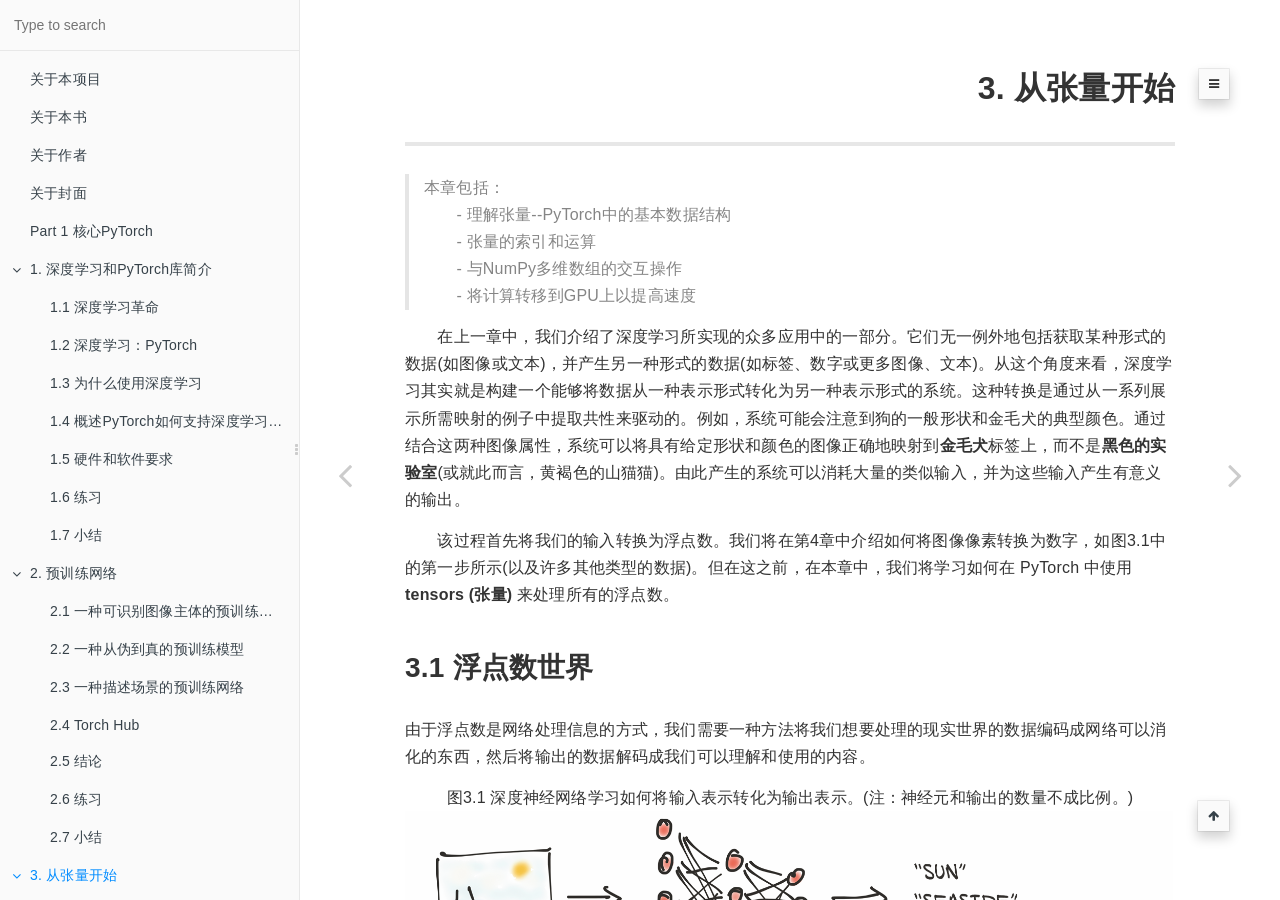
<file: Chapter3/3.1.html>
<!DOCTYPE HTML>
<html lang="" >
    <head>
        <meta charset="UTF-8">
        <meta content="text/html; charset=utf-8" http-equiv="Content-Type">
        <title>3. 从张量开始 · 深度学习与PyTorch（中文版）</title>
        <meta http-equiv="X-UA-Compatible" content="IE=edge" />
        <meta name="description" content="">
        <meta name="generator" content="GitBook 3.2.3">
        <meta name="author" content="译者：paper2Fox">
        
        
    
    <link rel="stylesheet" href="../gitbook/style.css">

    
            
                
                <link rel="stylesheet" href="../gitbook/gitbook-plugin-search-pro/search.css">
                
            
                
                <link rel="stylesheet" href="../gitbook/gitbook-plugin-prism/prism-solarizedlight.css">
                
            
                
                <link rel="stylesheet" href="../gitbook/gitbook-plugin-bibtex-indexed-cite/style.css">
                
            
                
                <link rel="stylesheet" href="../gitbook/gitbook-plugin-anchor-navigation-ex/style/plugin.css">
                
            
                
                <link rel="stylesheet" href="../gitbook/gitbook-plugin-page-footer-ex/style/plugin.css">
                
            
                
                <link rel="stylesheet" href="../gitbook/gitbook-plugin-splitter/splitter.css">
                
            
                
                <link rel="stylesheet" href="../gitbook/gitbook-plugin-code/plugin.css">
                
            
                
                <link rel="stylesheet" href="../gitbook/gitbook-plugin-expandable-chapters-small/expandable-chapters-small.css">
                
            
                
                <link rel="stylesheet" href="../gitbook/gitbook-plugin-katex/katex.min.css">
                
            
                
                <link rel="stylesheet" href="../gitbook/gitbook-plugin-auto-scroll-table/website.css">
                
            
                
                <link rel="stylesheet" href="../gitbook/gitbook-plugin-fontsettings/website.css">
                
            
        

    

    
        
    
        
    
        
    
        
    
        
    
        
    

        
    
    
    
    <meta name="HandheldFriendly" content="true"/>
    <meta name="viewport" content="width=device-width, initial-scale=1, user-scalable=no">
    <meta name="apple-mobile-web-app-capable" content="yes">
    <meta name="apple-mobile-web-app-status-bar-style" content="black">
    <link rel="apple-touch-icon-precomposed" sizes="152x152" href="../gitbook/images/apple-touch-icon-precomposed-152.png">
    <link rel="shortcut icon" href="../gitbook/images/favicon.ico" type="image/x-icon">

    
    <link rel="next" href="3.1.html" />
    
    
    <link rel="prev" href="../Chapter2/2.1.html" />
    

    <style>
    @media only screen and (max-width: 640px) {
        .book-header .hidden-mobile {
            display: none;
        }
    }
    </style>
    <script>
        window["gitbook-plugin-github-buttons"] = {"buttons":[{"user":"paper2Fox","repo":"Deep-Learning-with-PyTorch-Chinese","type":["star","watch","fork"],"size":"large","count":true}]};
    </script>

    </head>
    <body>
        
<div class="book">
    <div class="book-summary">
        
            
<div id="book-search-input" role="search">
    <input type="text" placeholder="Type to search" />
</div>

            
                <nav role="navigation">
                


<ul class="summary">
    
    

    

    
        
        
    
        <li class="chapter " data-level="1.1" data-path="../">
            
                <a href="../">
            
                    
                    关于本项目
            
                </a>
            

            
        </li>
    
        <li class="chapter " data-level="1.2" data-path="../about/about_this_book.html">
            
                <a href="../about/about_this_book.html">
            
                    
                    关于本书
            
                </a>
            

            
        </li>
    
        <li class="chapter " data-level="1.3" data-path="../about/about_the_authors.html">
            
                <a href="../about/about_the_authors.html">
            
                    
                    关于作者
            
                </a>
            

            
        </li>
    
        <li class="chapter " data-level="1.4" data-path="../about/about_the_cover_illustration.html">
            
                <a href="../about/about_the_cover_illustration.html">
            
                    
                    关于封面
            
                </a>
            

            
        </li>
    
        <li class="chapter " data-level="1.5" data-path="../Chapter1/1.0.html">
            
                <a href="../Chapter1/1.0.html">
            
                    
                    Part 1 核心PyTorch
            
                </a>
            

            
        </li>
    
        <li class="chapter " data-level="1.6" data-path="../Chapter1/1.1.html">
            
                <a href="../Chapter1/1.1.html">
            
                    
                    1. 深度学习和PyTorch库简介
            
                </a>
            

            
            <ul class="articles">
                
    
        <li class="chapter " data-level="1.6.1" data-path="../Chapter1/1.1.html">
            
                <a href="../Chapter1/1.1.html#chap1-1">
            
                    
                    1.1 深度学习革命
            
                </a>
            

            
        </li>
    
        <li class="chapter " data-level="1.6.2" data-path="../Chapter1/1.1.html">
            
                <a href="../Chapter1/1.1.html#chap1-2">
            
                    
                    1.2 深度学习：PyTorch
            
                </a>
            

            
        </li>
    
        <li class="chapter " data-level="1.6.3" data-path="../Chapter1/1.1.html">
            
                <a href="../Chapter1/1.1.html#chap1-3">
            
                    
                    1.3 为什么使用深度学习
            
                </a>
            

            
        </li>
    
        <li class="chapter " data-level="1.6.4" data-path="../Chapter1/1.1.html">
            
                <a href="../Chapter1/1.1.html#chap1-4">
            
                    
                    1.4 概述PyTorch如何支持深度学习项目
            
                </a>
            

            
        </li>
    
        <li class="chapter " data-level="1.6.5" data-path="../Chapter1/1.1.html">
            
                <a href="../Chapter1/1.1.html#chap1-5">
            
                    
                    1.5 硬件和软件要求
            
                </a>
            

            
        </li>
    
        <li class="chapter " data-level="1.6.6" data-path="../Chapter1/1.1.html">
            
                <a href="../Chapter1/1.1.html#chap1-6">
            
                    
                    1.6 练习
            
                </a>
            

            
        </li>
    
        <li class="chapter " data-level="1.6.7" data-path="../Chapter1/1.1.html">
            
                <a href="../Chapter1/1.1.html#chap1-7">
            
                    
                    1.7 小结
            
                </a>
            

            
        </li>
    

            </ul>
            
        </li>
    
        <li class="chapter " data-level="1.7" data-path="../Chapter2/2.1.html">
            
                <a href="../Chapter2/2.1.html">
            
                    
                    2. 预训练网络
            
                </a>
            

            
            <ul class="articles">
                
    
        <li class="chapter " data-level="1.7.1" data-path="../Chapter2/2.1.html">
            
                <a href="../Chapter2/2.1.html#chap2-1">
            
                    
                    2.1 一种可识别图像主体的预训练网络
            
                </a>
            

            
        </li>
    
        <li class="chapter " data-level="1.7.2" data-path="../Chapter2/2.1.html">
            
                <a href="../Chapter2/2.1.html#chap2-2">
            
                    
                    2.2 一种从伪到真的预训练模型
            
                </a>
            

            
        </li>
    
        <li class="chapter " data-level="1.7.3" data-path="../Chapter2/2.1.html">
            
                <a href="../Chapter2/2.1.html#chap2-3">
            
                    
                    2.3 一种描述场景的预训练网络
            
                </a>
            

            
        </li>
    
        <li class="chapter " data-level="1.7.4" data-path="../Chapter2/2.1.html">
            
                <a href="../Chapter2/2.1.html#chap2-4">
            
                    
                    2.4 Torch Hub
            
                </a>
            

            
        </li>
    
        <li class="chapter " data-level="1.7.5" data-path="../Chapter2/2.1.html">
            
                <a href="../Chapter2/2.1.html#chap2-5">
            
                    
                    2.5 结论
            
                </a>
            

            
        </li>
    
        <li class="chapter " data-level="1.7.6" data-path="../Chapter2/2.1.html">
            
                <a href="../Chapter2/2.1.html#chap2-6">
            
                    
                    2.6 练习
            
                </a>
            

            
        </li>
    
        <li class="chapter " data-level="1.7.7" data-path="../Chapter2/2.1.html">
            
                <a href="../Chapter2/2.1.html#chap2-7">
            
                    
                    2.7 小结
            
                </a>
            

            
        </li>
    

            </ul>
            
        </li>
    
        <li class="chapter active" data-level="1.8" data-path="3.1.html">
            
                <a href="3.1.html">
            
                    
                    3. 从张量开始
            
                </a>
            

            
            <ul class="articles">
                
    
        <li class="chapter " data-level="1.8.1" data-path="3.1.html">
            
                <a href="3.1.html#chap3-1">
            
                    
                    3.1 浮点数世界
            
                </a>
            

            
        </li>
    
        <li class="chapter " data-level="1.8.2" data-path="3.1.html">
            
                <a href="3.1.html#chap3-2">
            
                    
                    3.2 张量：多维数组
            
                </a>
            

            
        </li>
    
        <li class="chapter " data-level="1.8.3" data-path="3.1.html">
            
                <a href="3.1.html#chap3-3">
            
                    
                    3.3 索引张量
            
                </a>
            

            
        </li>
    
        <li class="chapter " data-level="1.8.4" data-path="3.1.html">
            
                <a href="3.1.html#chap3-4">
            
                    
                    3.4 命名张量
            
                </a>
            

            
        </li>
    
        <li class="chapter " data-level="1.8.5" data-path="3.1.html">
            
                <a href="3.1.html#chap3-5">
            
                    
                    3.5 张量元素类型
            
                </a>
            

            
        </li>
    
        <li class="chapter " data-level="1.8.6" data-path="3.1.html">
            
                <a href="3.1.html#chap3-6">
            
                    
                    3.6 张量API
            
                </a>
            

            
        </li>
    
        <li class="chapter " data-level="1.8.7" data-path="3.1.html">
            
                <a href="3.1.html#chap3-7">
            
                    
                    3.7 张量：存储的风景
            
                </a>
            

            
        </li>
    
        <li class="chapter " data-level="1.8.8" data-path="3.1.html">
            
                <a href="3.1.html#chap3-8">
            
                    
                    3.8 张量元数据：尺寸、偏移和步长
            
                </a>
            

            
        </li>
    
        <li class="chapter " data-level="1.8.9" data-path="3.1.html">
            
                <a href="3.1.html#chap3-9">
            
                    
                    3.9 移动张量至GPU
            
                </a>
            

            
        </li>
    
        <li class="chapter " data-level="1.8.10" data-path="3.1.html">
            
                <a href="3.1.html#chap3-10">
            
                    
                    3.10 NumPy互操作性
            
                </a>
            

            
        </li>
    
        <li class="chapter " data-level="1.8.11" data-path="3.1.html">
            
                <a href="3.1.html#chap3-11">
            
                    
                    3.11 广义张量也是张量
            
                </a>
            

            
        </li>
    
        <li class="chapter " data-level="1.8.12" data-path="3.1.html">
            
                <a href="3.1.html#chap3-12">
            
                    
                    3.12 序列化张量
            
                </a>
            

            
        </li>
    
        <li class="chapter " data-level="1.8.13" data-path="3.1.html">
            
                <a href="3.1.html#chap3-13">
            
                    
                    3.13 结论
            
                </a>
            

            
        </li>
    
        <li class="chapter " data-level="1.8.14" data-path="3.1.html">
            
                <a href="3.1.html#chap3-14">
            
                    
                    3.14 练习
            
                </a>
            

            
        </li>
    
        <li class="chapter " data-level="1.8.15" data-path="3.1.html">
            
                <a href="3.1.html#chap3-15">
            
                    
                    3.15 小结
            
                </a>
            

            
        </li>
    

            </ul>
            
        </li>
    

    

    <li class="divider"></li>

    <li>
        <a href="https://www.gitbook.com" target="blank" class="gitbook-link">
            Published with GitBook
        </a>
    </li>
</ul>


                </nav>
            
        
    </div>

    <div class="book-body">
        
            <div class="body-inner">
                
                    

<div class="book-header" role="navigation">
    

    <!-- Title -->
    <h1>
        <i class="fa fa-circle-o-notch fa-spin"></i>
        <a href=".." >3. 从张量开始</a>
    </h1>
</div>




                    <div class="page-wrapper" tabindex="-1" role="main">
                        <div class="page-inner">
                            
<div id="book-search-results">
    <div class="search-noresults">
    
                                <section class="normal markdown-section">
                                
                                <div id="anchor-navigation-ex-navbar"><i class="fa fa-navicon"></i><ul><li><span class="title-icon "></span><a href="#3-&#x4ECE;&#x5F20;&#x91CF;&#x5F00;&#x59CB;"><b></b>3. &#x4ECE;&#x5F20;&#x91CF;&#x5F00;&#x59CB;</a></li><ul><li><span class="title-icon "></span><a href="#31-&#x6D6E;&#x70B9;&#x6570;&#x4E16;&#x754C;"><b></b>3.1 &#x6D6E;&#x70B9;&#x6570;&#x4E16;&#x754C;</a></li><li><span class="title-icon "></span><a href="#32-&#x5F20;&#x91CF;&#xFF1A;&#x591A;&#x7EF4;&#x6570;&#x7EC4;"><b></b>3.2 &#x5F20;&#x91CF;&#xFF1A;&#x591A;&#x7EF4;&#x6570;&#x7EC4;</a></li><ul><li><span class="title-icon "></span><a href="#321-&#x4ECE;python&#x5217;&#x8868;&#x5230;pytorch&#x5F20;&#x91CF;"><b></b>3.2.1 &#x4ECE;Python&#x5217;&#x8868;&#x5230;PyTorch&#x5F20;&#x91CF;</a></li><li><span class="title-icon "></span><a href="#322-&#x6784;&#x5EFA;&#x6211;&#x4EEC;&#x7684;&#x7B2C;&#x4E00;&#x4E2A;&#x5F20;&#x91CF;"><b></b>3.2.2 &#x6784;&#x5EFA;&#x6211;&#x4EEC;&#x7684;&#x7B2C;&#x4E00;&#x4E2A;&#x5F20;&#x91CF;</a></li></ul><li><span class="title-icon "></span><a href="#323-&#x5F20;&#x91CF;&#x7684;&#x672C;&#x8D28;"><b></b>3.2.3 &#x5F20;&#x91CF;&#x7684;&#x672C;&#x8D28;</a></li><li><span class="title-icon "></span><a href="#33-&#x7D22;&#x5F15;&#x5F20;&#x91CF;"><b></b>3.3 &#x7D22;&#x5F15;&#x5F20;&#x91CF;</a></li><li><span class="title-icon "></span><a href="#34-&#x547D;&#x540D;&#x5F20;&#x91CF;"><b></b>3.4 &#x547D;&#x540D;&#x5F20;&#x91CF;</a></li><li><span class="title-icon "></span><a href="#35-&#x5F20;&#x91CF;&#x5143;&#x7D20;&#x7C7B;&#x578B;"><b></b>3.5 &#x5F20;&#x91CF;&#x5143;&#x7D20;&#x7C7B;&#x578B;</a></li><ul><li><span class="title-icon "></span><a href="#351-&#x4F7F;&#x7528;dtype&#x6307;&#x5B9A;&#x6570;&#x503C;&#x7C7B;&#x578B;"><b></b>3.5.1 &#x4F7F;&#x7528;dtype&#x6307;&#x5B9A;&#x6570;&#x503C;&#x7C7B;&#x578B;</a></li><li><span class="title-icon "></span><a href="#352-&#x9002;&#x5408;&#x5404;&#x79CD;&#x573A;&#x5408;&#x7684;dtype"><b></b>3.5.2 &#x9002;&#x5408;&#x5404;&#x79CD;&#x573A;&#x5408;&#x7684;dtype</a></li><li><span class="title-icon "></span><a href="#353-&#x7BA1;&#x7406;&#x5F20;&#x91CF;&#x7684;dtype&#x5C5E;&#x6027;"><b></b>3.5.3 &#x7BA1;&#x7406;&#x5F20;&#x91CF;&#x7684;dtype&#x5C5E;&#x6027;</a></li></ul><li><span class="title-icon "></span><a href="#36-&#x5F20;&#x91CF;api"><b></b>3.6 &#x5F20;&#x91CF;API</a></li><li><span class="title-icon "></span><a href="#37-&#x5F20;&#x91CF;&#xFF1A;&#x5BF9;&#x5B58;&#x50A8;&#x7684;&#x56FE;&#x5F62;&#x5316;"><b></b>3.7 &#x5F20;&#x91CF;&#xFF1A;&#x5BF9;&#x5B58;&#x50A8;&#x7684;&#x56FE;&#x5F62;&#x5316;</a></li><ul><li><span class="title-icon "></span><a href="#371-&#x7D22;&#x5F15;&#x5230;&#x5B58;&#x50A8;"><b></b>3.7.1 &#x7D22;&#x5F15;&#x5230;&#x5B58;&#x50A8;</a></li><li><span class="title-icon "></span><a href="#372-&#x4FEE;&#x6539;&#x5B58;&#x50A8;&#x7684;&#x503C;&#xFF1A;&#x5C31;&#x5730;&#x64CD;&#x4F5C;&#xFF08;in-place-operations"><b></b>3.7.2 &#x4FEE;&#x6539;&#x5B58;&#x50A8;&#x7684;&#x503C;&#xFF1A;&#x5C31;&#x5730;&#x64CD;&#x4F5C;&#xFF08;In-place operations)</a></li></ul><li><span class="title-icon "></span><a href="#38-&#x5F20;&#x91CF;&#x5143;&#x6570;&#x636E;&#xFF1A;&#x5927;&#x5C0F;size&#x3001;&#x504F;&#x79FB;offset&#x548C;&#x6B65;&#x957F;stride"><b></b>3.8 &#x5F20;&#x91CF;&#x5143;&#x6570;&#x636E;&#xFF1A;&#x5927;&#x5C0F;(size)&#x3001;&#x504F;&#x79FB;(offset)&#x548C;&#x6B65;&#x957F;(stride)</a></li><ul><li><span class="title-icon "></span><a href="#381-&#x53E6;&#x4E00;&#x4E2A;&#x5F20;&#x91CF;&#x7684;&#x5B58;&#x50A8;&#x89C6;&#x56FE;"><b></b>3.8.1 &#x53E6;&#x4E00;&#x4E2A;&#x5F20;&#x91CF;&#x7684;&#x5B58;&#x50A8;&#x89C6;&#x56FE;</a></li><li><span class="title-icon "></span><a href="#382-&#x65E0;&#x9700;&#x590D;&#x5236;&#x7684;&#x8F6C;&#x7F6E;"><b></b>3.8.2 &#x65E0;&#x9700;&#x590D;&#x5236;&#x7684;&#x8F6C;&#x7F6E;</a></li><li><span class="title-icon "></span><a href="#383-&#x5728;&#x66F4;&#x9AD8;&#x7684;&#x7EF4;&#x5EA6;&#x4E0A;&#x8FDB;&#x884C;&#x8F6C;&#x7F6E;"><b></b>3.8.3 &#x5728;&#x66F4;&#x9AD8;&#x7684;&#x7EF4;&#x5EA6;&#x4E0A;&#x8FDB;&#x884C;&#x8F6C;&#x7F6E;</a></li><li><span class="title-icon "></span><a href="#384-&#x8FDE;&#x7EED;&#x5F20;&#x91CF;&#xFF08;contiguous-tensors&#xFF09;"><b></b>3.8.4 &#x8FDE;&#x7EED;&#x5F20;&#x91CF;&#xFF08;contiguous tensors&#xFF09;</a></li></ul><li><span class="title-icon "></span><a href="#39-&#x79FB;&#x52A8;&#x5F20;&#x91CF;&#x81F3;gpu"><b></b>3.9 &#x79FB;&#x52A8;&#x5F20;&#x91CF;&#x81F3;GPU</a></li><li><span class="title-icon "></span><a href="#310-numpy&#x4E92;&#x64CD;&#x4F5C;&#x6027;"><b></b>3.10 NumPy&#x4E92;&#x64CD;&#x4F5C;&#x6027;</a></li><li><span class="title-icon "></span><a href="#311-&#x5E7F;&#x4E49;&#x5F20;&#x91CF;&#x4E5F;&#x662F;&#x5F20;&#x91CF;"><b></b>3.11 &#x5E7F;&#x4E49;&#x5F20;&#x91CF;&#x4E5F;&#x662F;&#x5F20;&#x91CF;</a></li><li><span class="title-icon "></span><a href="#312-&#x5E8F;&#x5217;&#x5316;&#x5F20;&#x91CF;"><b></b>3.12 &#x5E8F;&#x5217;&#x5316;&#x5F20;&#x91CF;</a></li><li><span class="title-icon "></span><a href="#313-&#x7ED3;&#x8BBA;"><b></b>3.13 &#x7ED3;&#x8BBA;</a></li><li><span class="title-icon "></span><a href="#314-&#x7EC3;&#x4E60;"><b></b>3.14 &#x7EC3;&#x4E60;</a></li><li><span class="title-icon "></span><a href="#315-&#x5C0F;&#x7ED3;"><b></b>3.15 &#x5C0F;&#x7ED3;</a></li></ul></ul></div><a href="#3-&#x4ECE;&#x5F20;&#x91CF;&#x5F00;&#x59CB;" id="anchorNavigationExGoTop"><i class="fa fa-arrow-up"></i></a><h1 id="3-&#x4ECE;&#x5F20;&#x91CF;&#x5F00;&#x59CB;"><a name="3-&#x4ECE;&#x5F20;&#x91CF;&#x5F00;&#x59CB;" class="anchor-navigation-ex-anchor" href="#3-&#x4ECE;&#x5F20;&#x91CF;&#x5F00;&#x59CB;"><i class="fa fa-link" aria-hidden="true"></i></a><p align="right">3. &#x4ECE;&#x5F20;&#x91CF;&#x5F00;&#x59CB;</p></h1>
<hr>
<blockquote>
<p>&#x672C;&#x7AE0;&#x5305;&#x62EC;&#xFF1A;<br>&#x2003;&#x2003;- &#x7406;&#x89E3;&#x5F20;&#x91CF;--PyTorch&#x4E2D;&#x7684;&#x57FA;&#x672C;&#x6570;&#x636E;&#x7ED3;&#x6784;<br>&#x2003;&#x2003;- &#x5F20;&#x91CF;&#x7684;&#x7D22;&#x5F15;&#x548C;&#x8FD0;&#x7B97;<br>&#x2003;&#x2003;- &#x4E0E;NumPy&#x591A;&#x7EF4;&#x6570;&#x7EC4;&#x7684;&#x4EA4;&#x4E92;&#x64CD;&#x4F5C;<br>&#x2003;&#x2003;- &#x5C06;&#x8BA1;&#x7B97;&#x8F6C;&#x79FB;&#x5230;GPU&#x4E0A;&#x4EE5;&#x63D0;&#x9AD8;&#x901F;&#x5EA6; </p>
</blockquote>
<p>&#x2003;&#x2003;&#x5728;&#x4E0A;&#x4E00;&#x7AE0;&#x4E2D;&#xFF0C;&#x6211;&#x4EEC;&#x4ECB;&#x7ECD;&#x4E86;&#x6DF1;&#x5EA6;&#x5B66;&#x4E60;&#x6240;&#x5B9E;&#x73B0;&#x7684;&#x4F17;&#x591A;&#x5E94;&#x7528;&#x4E2D;&#x7684;&#x4E00;&#x90E8;&#x5206;&#x3002;&#x5B83;&#x4EEC;&#x65E0;&#x4E00;&#x4F8B;&#x5916;&#x5730;&#x5305;&#x62EC;&#x83B7;&#x53D6;&#x67D0;&#x79CD;&#x5F62;&#x5F0F;&#x7684;&#x6570;&#x636E;(&#x5982;&#x56FE;&#x50CF;&#x6216;&#x6587;&#x672C;)&#xFF0C;&#x5E76;&#x4EA7;&#x751F;&#x53E6;&#x4E00;&#x79CD;&#x5F62;&#x5F0F;&#x7684;&#x6570;&#x636E;(&#x5982;&#x6807;&#x7B7E;&#x3001;&#x6570;&#x5B57;&#x6216;&#x66F4;&#x591A;&#x56FE;&#x50CF;&#x3001;&#x6587;&#x672C;)&#x3002;&#x4ECE;&#x8FD9;&#x4E2A;&#x89D2;&#x5EA6;&#x6765;&#x770B;&#xFF0C;&#x6DF1;&#x5EA6;&#x5B66;&#x4E60;&#x5176;&#x5B9E;&#x5C31;&#x662F;&#x6784;&#x5EFA;&#x4E00;&#x4E2A;&#x80FD;&#x591F;&#x5C06;&#x6570;&#x636E;&#x4ECE;&#x4E00;&#x79CD;&#x8868;&#x793A;&#x5F62;&#x5F0F;&#x8F6C;&#x5316;&#x4E3A;&#x53E6;&#x4E00;&#x79CD;&#x8868;&#x793A;&#x5F62;&#x5F0F;&#x7684;&#x7CFB;&#x7EDF;&#x3002;&#x8FD9;&#x79CD;&#x8F6C;&#x6362;&#x662F;&#x901A;&#x8FC7;&#x4ECE;&#x4E00;&#x7CFB;&#x5217;&#x5C55;&#x793A;&#x6240;&#x9700;&#x6620;&#x5C04;&#x7684;&#x4F8B;&#x5B50;&#x4E2D;&#x63D0;&#x53D6;&#x5171;&#x6027;&#x6765;&#x9A71;&#x52A8;&#x7684;&#x3002;&#x4F8B;&#x5982;&#xFF0C;&#x7CFB;&#x7EDF;&#x53EF;&#x80FD;&#x4F1A;&#x6CE8;&#x610F;&#x5230;&#x72D7;&#x7684;&#x4E00;&#x822C;&#x5F62;&#x72B6;&#x548C;&#x91D1;&#x6BDB;&#x72AC;&#x7684;&#x5178;&#x578B;&#x989C;&#x8272;&#x3002;&#x901A;&#x8FC7;&#x7ED3;&#x5408;&#x8FD9;&#x4E24;&#x79CD;&#x56FE;&#x50CF;&#x5C5E;&#x6027;&#xFF0C;&#x7CFB;&#x7EDF;&#x53EF;&#x4EE5;&#x5C06;&#x5177;&#x6709;&#x7ED9;&#x5B9A;&#x5F62;&#x72B6;&#x548C;&#x989C;&#x8272;&#x7684;&#x56FE;&#x50CF;&#x6B63;&#x786E;&#x5730;&#x6620;&#x5C04;&#x5230;<strong>&#x91D1;&#x6BDB;&#x72AC;</strong>&#x6807;&#x7B7E;&#x4E0A;&#xFF0C;&#x800C;&#x4E0D;&#x662F;<strong>&#x9ED1;&#x8272;&#x7684;&#x5B9E;&#x9A8C;&#x5BA4;</strong>(&#x6216;&#x5C31;&#x6B64;&#x800C;&#x8A00;&#xFF0C;&#x9EC4;&#x8910;&#x8272;&#x7684;&#x5C71;&#x732B;&#x732B;)&#x3002;&#x7531;&#x6B64;&#x4EA7;&#x751F;&#x7684;&#x7CFB;&#x7EDF;&#x53EF;&#x4EE5;&#x6D88;&#x8017;&#x5927;&#x91CF;&#x7684;&#x7C7B;&#x4F3C;&#x8F93;&#x5165;&#xFF0C;&#x5E76;&#x4E3A;&#x8FD9;&#x4E9B;&#x8F93;&#x5165;&#x4EA7;&#x751F;&#x6709;&#x610F;&#x4E49;&#x7684;&#x8F93;&#x51FA;&#x3002;</p>
<p>&#x2003;&#x2003;&#x8BE5;&#x8FC7;&#x7A0B;&#x9996;&#x5148;&#x5C06;&#x6211;&#x4EEC;&#x7684;&#x8F93;&#x5165;&#x8F6C;&#x6362;&#x4E3A;&#x6D6E;&#x70B9;&#x6570;&#x3002;&#x6211;&#x4EEC;&#x5C06;&#x5728;&#x7B2C;4&#x7AE0;&#x4E2D;&#x4ECB;&#x7ECD;&#x5982;&#x4F55;&#x5C06;&#x56FE;&#x50CF;&#x50CF;&#x7D20;&#x8F6C;&#x6362;&#x4E3A;&#x6570;&#x5B57;&#xFF0C;&#x5982;&#x56FE;3.1&#x4E2D;&#x7684;&#x7B2C;&#x4E00;&#x6B65;&#x6240;&#x793A;(&#x4EE5;&#x53CA;&#x8BB8;&#x591A;&#x5176;&#x4ED6;&#x7C7B;&#x578B;&#x7684;&#x6570;&#x636E;)&#x3002;&#x4F46;&#x5728;&#x8FD9;&#x4E4B;&#x524D;&#xFF0C;&#x5728;&#x672C;&#x7AE0;&#x4E2D;&#xFF0C;&#x6211;&#x4EEC;&#x5C06;&#x5B66;&#x4E60;&#x5982;&#x4F55;&#x5728; PyTorch &#x4E2D;&#x4F7F;&#x7528; <strong>tensors (&#x5F20;&#x91CF;)</strong> &#x6765;&#x5904;&#x7406;&#x6240;&#x6709;&#x7684;&#x6D6E;&#x70B9;&#x6570;&#x3002;</p>
<h2 id="31-&#x6D6E;&#x70B9;&#x6570;&#x4E16;&#x754C;"><a name="31-&#x6D6E;&#x70B9;&#x6570;&#x4E16;&#x754C;" class="anchor-navigation-ex-anchor" href="#31-&#x6D6E;&#x70B9;&#x6570;&#x4E16;&#x754C;"><i class="fa fa-link" aria-hidden="true"></i></a>3.1 <span id="chap3-1">&#x6D6E;&#x70B9;&#x6570;&#x4E16;&#x754C;</span></h2>
<p>&#x7531;&#x4E8E;&#x6D6E;&#x70B9;&#x6570;&#x662F;&#x7F51;&#x7EDC;&#x5904;&#x7406;&#x4FE1;&#x606F;&#x7684;&#x65B9;&#x5F0F;&#xFF0C;&#x6211;&#x4EEC;&#x9700;&#x8981;&#x4E00;&#x79CD;&#x65B9;&#x6CD5;&#x5C06;&#x6211;&#x4EEC;&#x60F3;&#x8981;&#x5904;&#x7406;&#x7684;&#x73B0;&#x5B9E;&#x4E16;&#x754C;&#x7684;&#x6570;&#x636E;&#x7F16;&#x7801;&#x6210;&#x7F51;&#x7EDC;&#x53EF;&#x4EE5;&#x6D88;&#x5316;&#x7684;&#x4E1C;&#x897F;&#xFF0C;&#x7136;&#x540E;&#x5C06;&#x8F93;&#x51FA;&#x7684;&#x6570;&#x636E;&#x89E3;&#x7801;&#x6210;&#x6211;&#x4EEC;&#x53EF;&#x4EE5;&#x7406;&#x89E3;&#x548C;&#x4F7F;&#x7528;&#x7684;&#x5185;&#x5BB9;&#x3002;</p>
<center>&#x56FE;3.1 &#x6DF1;&#x5EA6;&#x795E;&#x7ECF;&#x7F51;&#x7EDC;&#x5B66;&#x4E60;&#x5982;&#x4F55;&#x5C06;&#x8F93;&#x5165;&#x8868;&#x793A;&#x8F6C;&#x5316;&#x4E3A;&#x8F93;&#x51FA;&#x8868;&#x793A;&#x3002;(&#x6CE8;&#xFF1A;&#x795E;&#x7ECF;&#x5143;&#x548C;&#x8F93;&#x51FA;&#x7684;&#x6570;&#x91CF;&#x4E0D;&#x6210;&#x6BD4;&#x4F8B;&#x3002;)</center>

<div align="center">
<img src="../img/Chap3/3-1.png">
</div>

<p>&#x6DF1;&#x5EA6;&#x795E;&#x7ECF;&#x7F51;&#x7EDC;&#x901A;&#x5E38;&#x4F1A;&#x5206;&#x9636;&#x6BB5;&#x5B66;&#x4E60;&#x4ECE;&#x4E00;&#x79CD;&#x5F62;&#x5F0F;&#x7684;&#x6570;&#x636E;&#x5230;&#x53E6;&#x4E00;&#x79CD;&#x5F62;&#x5F0F;&#x7684;&#x6570;&#x636E;&#x7684;&#x8F6C;&#x6362;&#xFF0C;&#x8FD9;&#x610F;&#x5473;&#x7740;&#x6BCF;&#x4E2A;&#x9636;&#x6BB5;&#x4E4B;&#x95F4;&#x7684;&#x90E8;&#x5206;&#x8F6C;&#x6362;&#x6570;&#x636E;&#x53EF;&#x4EE5;&#x88AB;&#x8BA4;&#x4E3A;&#x662F;&#x4E00;&#x7CFB;&#x5217;&#x4E2D;&#x95F4;&#x8868;&#x793A;&#x3002;&#x5BF9;&#x4E8E;&#x56FE;&#x50CF;&#x8BC6;&#x522B;&#x6765;&#x8BF4;&#xFF0C;&#x65E9;&#x671F;&#x7684;&#x8868;&#x793A;&#x53EF;&#x4EE5;&#x662F;&#x8FB9;&#x7F18;&#x68C0;&#x6D4B;&#x6216;&#x67D0;&#x4E9B;&#x7EB9;&#x7406;&#xFF08;&#x5982;&#x6BDB;&#x76AE;&#xFF09;&#x7B49;&#x3002;&#x66F4;&#x6DF1;&#x5C42;&#x6B21;&#x7684;&#x8868;&#x793A;&#x53EF;&#x4EE5;&#x6355;&#x83B7;&#x66F4;&#x590D;&#x6742;&#x7684;&#x7ED3;&#x6784;&#xFF0C;&#x5982;&#x8033;&#x6735;&#x3001;&#x9F3B;&#x5B50;&#x6216;&#x773C;&#x775B;&#x3002;</p>
<p>&#x4E00;&#x822C;&#x6765;&#x8BF4;&#xFF0C;&#x8FD9;&#x79CD;&#x4E2D;&#x95F4;&#x8868;&#x793A;&#x662F;&#x6D6E;&#x70B9;&#x6570;&#x7684;&#x96C6;&#x5408;&#xFF0C;&#x5B83;&#x5BF9;&#x8F93;&#x5165;&#x8FDB;&#x884C;&#x8868;&#x5F81;&#xFF0C;&#x5E76;&#x4EE5;&#x4E00;&#x79CD;&#x6709;&#x52A9;&#x4E8E;&#x63CF;&#x8FF0;&#x8F93;&#x5165;&#x5982;&#x4F55;&#x6620;&#x5C04;&#x5230;&#x795E;&#x7ECF;&#x7F51;&#x7EDC;&#x7684;&#x8F93;&#x51FA;&#x7684;&#x65B9;&#x5F0F;&#x6765;&#x6355;&#x83B7;&#x6570;&#x636E;&#x7684;&#x7ED3;&#x6784;&#x3002;&#x8FD9;&#x79CD;&#x8868;&#x5F81;&#x662F;&#x9488;&#x5BF9;&#x5F53;&#x524D;&#x4EFB;&#x52A1;&#x7684;&#xFF0C;&#x53EF;&#x4EE5;&#x4ECE;&#x76F8;&#x5173;&#x793A;&#x4F8B;&#x4E2D;&#x5B66;&#x4E60;&#x7684;&#x3002;&#x8FD9;&#x4E9B;&#x6D6E;&#x70B9;&#x6570;&#x7684;&#x96C6;&#x5408;&#x53CA;&#x5176;&#x64CD;&#x4F5C;&#x662F;&#x73B0;&#x4EE3;&#x4EBA;&#x5DE5;&#x667A;&#x80FD;&#x7684;&#x6838;&#x5FC3;--&#x6211;&#x4EEC;&#x5C06;&#x5728;&#x672C;&#x4E66;&#x4E2D;&#x770B;&#x5230;&#x51E0;&#x4E2A;&#x8FD9;&#x6837;&#x7684;&#x793A;&#x4F8B;&#x3002;</p>
<p>&#x8BF7;&#x52A1;&#x5FC5;&#x7262;&#x8BB0;&#xFF0C;&#x8FD9;&#x4E9B;&#x4E2D;&#x95F4;&#x8868;&#x793A;&#xFF08;&#x5982;&#x56FE;3.1&#x7B2C;&#x4E8C;&#x6B65;&#x6240;&#x793A;&#xFF09;&#x662F;&#x5C06;&#x8F93;&#x5165;&#x4E0E;&#x524D;&#x4E00;&#x5C42;&#x795E;&#x7ECF;&#x5143;&#x7684;&#x6743;&#x91CD;&#x76F8;&#x7ED3;&#x5408;&#x7684;&#x7ED3;&#x679C;&#x3002;&#x6BCF;&#x4E2A;&#x4E2D;&#x95F4;&#x8868;&#x793A;&#x5BF9;&#x4E8E;&#x4E4B;&#x524D;&#x7684;&#x8F93;&#x5165;&#x90FD;&#x662F;&#x552F;&#x4E00;&#x7684;&#x3002;</p>
<p>&#x5728;&#x5F00;&#x59CB;&#x5C06;&#x6570;&#x636E;&#x8F6C;&#x6362;&#x4E3A;&#x6D6E;&#x70B9;&#x8F93;&#x5165;&#x4E4B;&#x524D;&#xFF0C;&#x6211;&#x4EEC;&#x9996;&#x5148;&#x5FC5;&#x987B;&#x5BF9;PyTorch&#x5982;&#x4F55;&#x5904;&#x7406;&#x548C;&#x5B58;&#x50A8;&#x6570;&#x636E;--&#x4F5C;&#x4E3A;&#x8F93;&#x5165;&#x3001;&#x4E2D;&#x95F4;&#x8868;&#x793A;&#x548C;&#x8F93;&#x51FA;--&#x6709;&#x4E00;&#x4E9B;&#x624E;&#x5B9E;&#x7684;&#x4E86;&#x89E3;&#x3002;&#x672C;&#x7AE0;&#x5C06;&#x4E13;&#x95E8;&#x8BA8;&#x8BBA;&#x8FD9;&#x4E2A;&#x95EE;&#x9898;&#x3002;</p>
<p>&#x4E3A;&#x6B64;&#xFF0C;PyTorch&#x5F15;&#x5165;&#x4E86;&#x4E00;&#x4E2A;&#x57FA;&#x672C;&#x7684;&#x6570;&#x636E;&#x7ED3;&#x6784;&#xFF1A;<strong>tensor (&#x5F20;&#x91CF;)</strong>&#x3002;&#x6211;&#x4EEC;&#x5728;&#x7B2C;2&#x7AE0;&#x5BF9;&#x9884;&#x8BAD;&#x7EC3;&#x7F51;&#x7EDC;&#x8FDB;&#x884C;&#x63A8;&#x7406;&#x65F6;&#xFF0C;&#x5DF2;&#x7ECF;&#x78B0;&#x5230;&#x4E86;&#x5F20;&#x91CF;&#x3002;&#x5BF9;&#x4E8E;&#x90A3;&#x4E9B;&#x6765;&#x81EA;&#x6570;&#x5B66;&#x3001;&#x7269;&#x7406;&#x5B66;&#x6216;&#x5DE5;&#x7A0B;&#x5B66;&#x7684;&#x4EBA;&#x6765;&#x8BF4;&#xFF0C;&#x5F20;&#x91CF;&#x8FD9;&#x4E2A;&#x672F;&#x8BED;&#x4E0E;&#x7A7A;&#x95F4;&#x3001;&#x53C2;&#x7167;&#x7CFB;&#x4EE5;&#x53CA;&#x5B83;&#x4EEC;&#x4E4B;&#x95F4;&#x7684;&#x53D8;&#x6362;&#x7684;&#x6982;&#x5FF5;&#x6346;&#x7ED1;&#x5728;&#x4E00;&#x8D77;&#x3002;&#x65E0;&#x8BBA;&#x597D;&#x574F;&#xFF0C;&#x8FD9;&#x4E9B;&#x6982;&#x5FF5;&#x5728;&#x8FD9;&#x91CC;&#x5747;&#x4E0D;&#x9002;&#x7528;&#x3002;&#x5728;&#x6DF1;&#x5EA6;&#x5B66;&#x4E60;&#x7684;&#x4E0A;&#x4E0B;&#x6587;&#x4E2D;&#xFF0C;<strong>&#x5F20;&#x91CF;&#x662F;&#x6307;&#x5411;&#x91CF;&#x548C;&#x77E9;&#x9635;&#x5230;&#x4EFB;&#x610F;&#x7EF4;&#x6570;&#x7684;&#x6CDB;&#x5316;</strong>&#xFF0C;&#x5982;&#x56FE;3.2&#x6240;&#x793A;&#x3002;&#x8FD9;&#x4E00;&#x6982;&#x5FF5;&#x7684;&#x53E6;&#x4E00;&#x4E2A;&#x540D;&#x79F0;&#x662F;<strong>multidimensional array (&#x591A;&#x7EF4;&#x6570;&#x7EC4;)</strong>&#x3002;&#x5F20;&#x91CF;&#x7684;&#x7EF4;&#x6570;&#x4E0E;&#x7528;&#x4E8E;&#x5F15;&#x7528;&#x5F20;&#x91CF;&#x5185;&#x6807;&#x91CF;&#x503C;&#x7684;&#x7D22;&#x5F15;&#x6570;&#x4E00;&#x81F4;&#x3002;</p>
<center>&#x56FE;3.2 &#x5F20;&#x91CF;&#x662F;&#x5728;PyTorch&#x4E2D;&#x8868;&#x793A;&#x6570;&#x636E;&#x7684;&#x57FA;&#x7840;</center>

<div align="center">
<img src="../img/Chap3/3-2.png">
</div>


<p>PyTorch&#x4E0D;&#x662F;&#x552F;&#x4E00;&#x5904;&#x7406;&#x591A;&#x7EF4;&#x6570;&#x7EC4;&#x7684;&#x5E93;&#x3002;NumPy&#x662F;&#x8FC4;&#x4ECA;&#x4E3A;&#x6B62;&#x6700;&#x53D7;&#x6B22;&#x8FCE;&#x7684;&#x591A;&#x7EF4;&#x6570;&#x7EC4;&#x5E93;&#xFF0C;&#x53EF;&#x4EE5;&#x8BF4;&#x5B83;&#x73B0;&#x5728;&#x5DF2;&#x7ECF;&#x6210;&#x4E3A;&#x6570;&#x636E;&#x79D1;&#x5B66;&#x7684;&#x901A;&#x7528;&#x8BED;&#x8A00;&#x3002;PyTorch&#x7684;&#x7279;&#x70B9;&#x662F;&#x4E0E;NumPy&#x7684;&#x65E0;&#x7F1D;&#x4E92;&#x64CD;&#x4F5C;&#x6027;&#xFF0C;&#x8FD9;&#x4E3A;&#x5B83;&#x5E26;&#x6765;&#x4E86;&#x4E0E;Python&#x4E2D;&#x5176;&#x4ED6;&#x79D1;&#x5B66;&#x5E93;&#x7684;&#x4E00;&#x6D41;&#x96C6;&#x6210;&#xFF0C;&#x6BD4;&#x5982;SciPy (<a href="https://www.scipy.org" target="_blank">https://www.scipy.org</a>) &#x3001;Scikit-Learning (<a href="https://scikit-learn.org" target="_blank">https://scikit-learn.org</a>) &#x548C;Pandas (<a href="https://pandas.pydata.org" target="_blank">https://pandas.pydata.org</a>) &#x3002;</p>
<p>&#x4E0E;NumPy&#x6570;&#x7EC4;&#x76F8;&#x6BD4;&#xFF0C;PyTorch&#x5F20;&#x91CF;&#x5177;&#x6709;&#x4E00;&#x4E9B;&#x8D85;&#x5F3A;&#x7684;&#x529F;&#x80FD;&#xFF0C;&#x4F8B;&#x5982;&#x80FD;&#x591F;&#x5728;&#x56FE;&#x5F62;&#x5904;&#x7406;&#x5355;&#x5143;(GPU)&#x4E0A;&#x6267;&#x884C;&#x975E;&#x5E38;&#x5FEB;&#x901F;&#x7684;&#x64CD;&#x4F5C;&#x3001;&#x5728;&#x591A;&#x4E2A;&#x8BBE;&#x5907;&#x6216;&#x673A;&#x5668;&#x4E0A;&#x5206;&#x5E03;&#x5F0F;&#x64CD;&#x4F5C;&#xFF0C;&#x4EE5;&#x53CA;&#x8DDF;&#x8E2A;&#x521B;&#x5EFA;&#x5B83;&#x4EEC;&#x7684;&#x8BA1;&#x7B97;&#x56FE;&#x7684;&#x80FD;&#x529B;&#x3002;&#x8FD9;&#x4E9B;&#x90FD;&#x662F;&#x5B9E;&#x73B0;&#x73B0;&#x4EE3;&#x6DF1;&#x5EA6;&#x5B66;&#x4E60;&#x5E93;&#x7684;&#x91CD;&#x8981;&#x529F;&#x80FD;&#x3002;</p>
<p>&#x5728;&#x672C;&#x7AE0;&#x4E2D;&#xFF0C;&#x6211;&#x4EEC;&#x5C06;&#x4ECB;&#x7ECD;PyTorch&#x5F20;&#x91CF;&#xFF0C;&#x5176;&#x4E2D;&#x6DB5;&#x76D6;&#x4E86;&#x5B83;&#x7684;&#x76F8;&#x5173;&#x57FA;&#x7840;&#x77E5;&#x8BC6;&#xFF0C;&#x4EE5;&#x4FBF;&#x4E3A;&#x672C;&#x4E66;&#x5176;&#x4F59;&#x90E8;&#x5206;&#x7684;&#x5DE5;&#x4F5C;&#x505A;&#x51C6;&#x5907;&#x3002;&#x9996;&#x5148;&#xFF0C;&#x6211;&#x4EEC;&#x5C06;&#x5B66;&#x4E60;&#x5982;&#x4F55;&#x4F7F;&#x7528;PyTorch&#x5F20;&#x91CF;&#x5E93;&#x64CD;&#x7EB5;&#x5F20;&#x91CF;&#x3002;&#x8FD9;&#x5305;&#x62EC;&#x8BF8;&#x5982;&#x5982;&#x4F55;&#x5C06;&#x6570;&#x636E;&#x5B58;&#x50A8;&#x5728;&#x5185;&#x5B58;&#x4E2D;&#xFF0C;&#x5982;&#x4F55;&#x5728;&#x56FA;&#x5B9A;&#x65F6;&#x95F4;&#x5185;&#x5BF9;&#x4EFB;&#x610F;&#x5927;&#x7684;&#x5F20;&#x91CF;&#x6267;&#x884C;&#x67D0;&#x4E9B;&#x64CD;&#x4F5C;&#x4EE5;&#x53CA;&#x524D;&#x9762;&#x63D0;&#x5230;&#x7684;NumPy&#x4E92;&#x64CD;&#x4F5C;&#x6027;&#x548C;GPU&#x52A0;&#x901F;&#x3002;&#x5982;&#x679C;&#x8981;&#x4F7F;&#x5F20;&#x91CF;&#x6210;&#x4E3A;&#x6211;&#x4EEC;&#x7F16;&#x7A0B;&#x5DE5;&#x5177;&#x7BB1;&#x4E2D;&#x7684;&#x9996;&#x9009;&#x5DE5;&#x5177;&#xFF0C;&#x4E86;&#x89E3;&#x5F20;&#x91CF;&#x7684;&#x529F;&#x80FD;&#x548C;API&#x662F;&#x975E;&#x5E38;&#x91CD;&#x8981;&#x7684;&#x3002;&#x5728;&#x4E0B;&#x4E00;&#x7AE0;&#x4E2D;&#xFF0C;&#x6211;&#x4EEC;&#x5C06;&#x5145;&#x5206;&#x5229;&#x7528;&#x8FD9;&#x4E9B;&#x77E5;&#x8BC6;&#xFF0C;&#x5E76;&#x5B66;&#x4E60;&#x5982;&#x4F55;&#x4EE5;&#x80FD;&#x591F;&#x901A;&#x8FC7;&#x795E;&#x7ECF;&#x7F51;&#x7EDC;&#x8FDB;&#x884C;&#x5B66;&#x4E60;&#x7684;&#x65B9;&#x5F0F;&#x8868;&#x793A;&#x51E0;&#x79CD;&#x4E0D;&#x540C;&#x7C7B;&#x578B;&#x7684;&#x6570;&#x636E;&#x3002;</p>
<h2 id="32-&#x5F20;&#x91CF;&#xFF1A;&#x591A;&#x7EF4;&#x6570;&#x7EC4;"><a name="32-&#x5F20;&#x91CF;&#xFF1A;&#x591A;&#x7EF4;&#x6570;&#x7EC4;" class="anchor-navigation-ex-anchor" href="#32-&#x5F20;&#x91CF;&#xFF1A;&#x591A;&#x7EF4;&#x6570;&#x7EC4;"><i class="fa fa-link" aria-hidden="true"></i></a>3.2 <span id="chap3-2">&#x5F20;&#x91CF;&#xFF1A;&#x591A;&#x7EF4;&#x6570;&#x7EC4;</span></h2>
<p>&#x6211;&#x4EEC;&#x5DF2;&#x7ECF;&#x4E86;&#x89E3;&#x5230;&#xFF0C;&#x5F20;&#x91CF;&#x662F;PyTorch&#x4E2D;&#x7684;&#x57FA;&#x672C;&#x6570;&#x636E;&#x7ED3;&#x6784;&#x3002; &#x5F20;&#x91CF;&#x662F;&#x4E00;&#x4E2A;&#x6570;&#x7EC4;&#xFF1A;&#x5373;&#x4E00;&#x79CD;&#x5B58;&#x50A8;&#x6570;&#x5B57;&#x96C6;&#x5408;&#x7684;&#x6570;&#x636E;&#x7ED3;&#x6784;&#xFF0C;&#x8FD9;&#x4E9B;&#x6570;&#x5B57;&#x53EF;&#x4EE5;&#x4F7F;&#x7528;&#x7D22;&#x5F15;&#x5355;&#x72EC;&#x8BBF;&#x95EE;&#xFF0C;&#x5E76;&#x4E14;&#x53EF;&#x4EE5;&#x4F7F;&#x7528;&#x591A;&#x4E2A;&#x7D22;&#x5F15;&#x8FDB;&#x884C;&#x7D22;&#x5F15;&#x3002;</p>
<h3 id="321-&#x4ECE;python&#x5217;&#x8868;&#x5230;pytorch&#x5F20;&#x91CF;"><a name="321-&#x4ECE;python&#x5217;&#x8868;&#x5230;pytorch&#x5F20;&#x91CF;" class="anchor-navigation-ex-anchor" href="#321-&#x4ECE;python&#x5217;&#x8868;&#x5230;pytorch&#x5F20;&#x91CF;"><i class="fa fa-link" aria-hidden="true"></i></a>3.2.1 &#x4ECE;Python&#x5217;&#x8868;&#x5230;PyTorch&#x5F20;&#x91CF;</h3>
<p>&#x8BA9;&#x6211;&#x4EEC;&#x770B;&#x770B;&#x5217;&#x8868;&#x7D22;&#x5F15;&#x7684;&#x5B9E;&#x9645;&#x5E94;&#x7528;&#xFF0C;&#x8FD9;&#x6837;&#x6211;&#x4EEC;&#x5C31;&#x53EF;&#x4EE5;&#x5C06;&#x5176;&#x4E0E;&#x5F20;&#x91CF;&#x7D22;&#x5F15;&#x8FDB;&#x884C;&#x6BD4;&#x8F83;&#x3002;&#x5728;Python&#x4E2D;&#x53D6;&#x4E00;&#x4E2A;&#x5305;&#x542B;&#x4E09;&#x4E2A;&#x6570;&#x5B57;&#x7684;&#x5217;&#x8868;(.code/p1ch3/1_tensors.ipynb)&#xFF1A;</p>
<pre class="language-"><code class="lang-python"><span class="token comment"># In[1]:</span>
a <span class="token operator">=</span> <span class="token punctuation">[</span><span class="token number">1.0</span><span class="token punctuation">,</span> <span class="token number">2.0</span><span class="token punctuation">,</span> <span class="token number">1.0</span><span class="token punctuation">]</span>
</code></pre>
<p>&#x6211;&#x4EEC;&#x53EF;&#x4EE5;&#x4F7F;&#x7528;&#x5BF9;&#x5E94;&#x7684;&#x4ECE;&#x96F6;&#x5F00;&#x59CB;&#x7684;&#x7D22;&#x5F15;&#x6765;&#x8BBF;&#x95EE;&#x5217;&#x8868;&#x7684;&#x7B2C;&#x4E00;&#x4E2A;&#x5143;&#x7D20;&#xFF1A;</p>
<pre class="language-"><code class="lang-python"><span class="token comment"># In[2]:</span>
a<span class="token punctuation">[</span><span class="token number">0</span><span class="token punctuation">]</span>

<span class="token comment"># Out[2]:</span>
<span class="token number">1.0</span>

<span class="token comment"># In[3]:</span>
a<span class="token punctuation">[</span><span class="token number">2</span><span class="token punctuation">]</span> <span class="token operator">=</span> <span class="token number">3.0</span>
a

<span class="token comment"># Out[3]:</span>
<span class="token punctuation">[</span><span class="token number">1.0</span><span class="token punctuation">,</span> <span class="token number">2.0</span><span class="token punctuation">,</span> <span class="token number">3.0</span><span class="token punctuation">]</span>
</code></pre>
<p>&#x5BF9;&#x4E8E;&#x5904;&#x7406;&#x6570;&#x5B57;&#x5411;&#x91CF;&#x7684;&#x7B80;&#x5355; Python &#x7A0B;&#x5E8F;&#x6765;&#x8BF4;&#xFF0C;&#x4F7F;&#x7528; Python &#x5217;&#x8868;&#x6765;&#x5B58;&#x50A8;&#x5411;&#x91CF;&#x662F;&#x5F88;&#x5E38;&#x89C1;&#x7684;&#xFF0C;&#x6BD4;&#x5982;&#x4E8C;&#x7EF4;&#x7EBF;&#x7684;&#x5750;&#x6807;&#x3002;&#x6B63;&#x5982;&#x6211;&#x4EEC;&#x5C06;&#x5728;&#x4E0B;&#x4E00;&#x7AE0;&#x4E2D;&#x6240;&#x770B;&#x5230;&#x7684;&#xFF0C;&#x4F7F;&#x7528;&#x66F4;&#x6709;&#x6548;&#x7684;&#x5F20;&#x91CF;&#x6570;&#x636E;&#x7ED3;&#x6784;&#xFF0C;&#x53EF;&#x4EE5;&#x8868;&#x793A;&#x8BB8;&#x591A;&#x7C7B;&#x578B;&#x7684;&#x6570;&#x636E;--&#x4ECE;&#x56FE;&#x50CF;&#x5230;&#x65F6;&#x95F4;&#x5E8F;&#x5217;&#xFF0C;&#x751A;&#x81F3;&#x662F;&#x53E5;&#x5B50;&#x3002;&#x901A;&#x8FC7;&#x5B9A;&#x4E49;&#x5F20;&#x91CF;&#x4E0A;&#x7684;&#x64CD;&#x4F5C;(&#x6211;&#x4EEC;&#x5C06;&#x5728;&#x672C;&#x7AE0;&#x4E2D;&#x63A2;&#x8BA8;&#x5176;&#x4E2D;&#x4E00;&#x4E9B;&#x64CD;&#x4F5C;)&#xFF0C;&#x5373;&#x4F7F;&#x662F;&#x4F7F;&#x7528;&#x9AD8;&#x7EA7;&#xFF08;&#x4F46;&#x4E0D;&#x662F;&#x7279;&#x522B;&#x5FEB;&#x901F;&#xFF09;&#x7684;&#x8BED;&#x8A00;&#xFF08;&#x4F8B;&#x5982;Python&#xFF09;&#xFF0C;&#x6211;&#x4EEC;&#x4E5F;&#x53EF;&#x4EE5;&#x540C;&#x65F6;&#x9AD8;&#x6548;&#x5730;&#x5207;&#x7247;&#x548C;&#x64CD;&#x4F5C;&#x6570;&#x636E;&#x3002;</p>
<h3 id="322-&#x6784;&#x5EFA;&#x6211;&#x4EEC;&#x7684;&#x7B2C;&#x4E00;&#x4E2A;&#x5F20;&#x91CF;"><a name="322-&#x6784;&#x5EFA;&#x6211;&#x4EEC;&#x7684;&#x7B2C;&#x4E00;&#x4E2A;&#x5F20;&#x91CF;" class="anchor-navigation-ex-anchor" href="#322-&#x6784;&#x5EFA;&#x6211;&#x4EEC;&#x7684;&#x7B2C;&#x4E00;&#x4E2A;&#x5F20;&#x91CF;"><i class="fa fa-link" aria-hidden="true"></i></a>3.2.2 &#x6784;&#x5EFA;&#x6211;&#x4EEC;&#x7684;&#x7B2C;&#x4E00;&#x4E2A;&#x5F20;&#x91CF;</h3>
<p>&#x8BA9;&#x6211;&#x4EEC;&#x6784;&#x9020;&#x7B2C;&#x4E00;&#x4E2A;PyTorch&#x5F20;&#x91CF;&#xFF0C;&#x5E76;&#x770B;&#x770B;&#x5B83;&#x7684;&#x6784;&#x9020;&#x3002;&#x5B83;&#x4E0D;&#x5FC5;&#x662F;&#x4E00;&#x4E2A;&#x7279;&#x522B;&#x6709;&#x610F;&#x4E49;&#x7684;&#x5F20;&#x91CF;&#xFF0C;&#x53EA;&#x9700;&#x8BBE;&#x7F6E;&#x4E3A;&#x5305;&#x62EC;&#x4E09;&#x4E2A;1&#x7684;&#x5217;&#x5373;&#x53EF;&#xFF1A;</p>
<pre class="language-"><code class="lang-python"><span class="token comment"># In[4]:</span>
<span class="token keyword">import</span> torch
a <span class="token operator">=</span> torch<span class="token punctuation">.</span>ones<span class="token punctuation">(</span><span class="token number">3</span><span class="token punctuation">)</span>
a

<span class="token comment"># Out[4]:</span>
tensor<span class="token punctuation">(</span><span class="token punctuation">[</span><span class="token number">1</span><span class="token punctuation">.</span><span class="token punctuation">,</span> <span class="token number">1</span><span class="token punctuation">.</span><span class="token punctuation">,</span> <span class="token number">1</span><span class="token punctuation">.</span><span class="token punctuation">]</span><span class="token punctuation">)</span>

<span class="token comment"># In[5]:</span>
a<span class="token punctuation">[</span><span class="token number">1</span><span class="token punctuation">]</span>

<span class="token comment"># Out[5]:</span>
tensor<span class="token punctuation">(</span><span class="token number">1</span><span class="token punctuation">.</span><span class="token punctuation">)</span>

<span class="token comment"># In[6]:</span>
<span class="token builtin">float</span><span class="token punctuation">(</span>a<span class="token punctuation">[</span><span class="token number">1</span><span class="token punctuation">]</span><span class="token punctuation">)</span>

<span class="token comment"># Out[6]:</span>
<span class="token number">1.0</span>

<span class="token comment"># In[7]:</span>
a<span class="token punctuation">[</span><span class="token number">2</span><span class="token punctuation">]</span> <span class="token operator">=</span> <span class="token number">2.0</span>
a

<span class="token comment"># Out[7]:</span>
tensor<span class="token punctuation">(</span><span class="token punctuation">[</span><span class="token number">1</span><span class="token punctuation">.</span><span class="token punctuation">,</span> <span class="token number">1</span><span class="token punctuation">.</span><span class="token punctuation">,</span> <span class="token number">2</span><span class="token punctuation">.</span><span class="token punctuation">]</span><span class="token punctuation">)</span>
</code></pre>
<pre class="language-"><code class="lang-python">&#x5176;&#x4E2D;&#xFF0C;
<span class="token comment"># In[4]:</span>
<span class="token keyword">import</span> torch       <span class="token operator">&lt;</span><span class="token operator">-</span><span class="token operator">-</span><span class="token operator">-</span><span class="token operator">-</span><span class="token operator">-</span><span class="token operator">-</span>&#x5BFC;&#x5165;<span class="token keyword">import</span>&#x6A21;&#x5757;
a <span class="token operator">=</span> torch<span class="token punctuation">.</span>ones<span class="token punctuation">(</span><span class="token number">3</span><span class="token punctuation">)</span>  <span class="token operator">&lt;</span><span class="token operator">-</span><span class="token operator">-</span><span class="token operator">-</span><span class="token operator">-</span><span class="token operator">-</span><span class="token operator">-</span>&#x521B;&#x5EFA;&#x5C3A;&#x5BF8;&#x4E3A;<span class="token number">3</span>&#x4E14;&#x586B;&#x5145;&#x503C;&#x4E3A;<span class="token number">1</span>&#x7684;&#x4E00;&#x7EF4;&#x5F20;&#x91CF;
<span class="token punctuation">.</span><span class="token punctuation">.</span><span class="token punctuation">.</span>
<span class="token punctuation">.</span><span class="token punctuation">.</span><span class="token punctuation">.</span>
</code></pre>
<p>&#x5BFC;&#x5165;<code>torch</code>&#x6A21;&#x5757;&#x540E;&#xFF0C;&#x6211;&#x4EEC;&#x8C03;&#x7528;&#x4E00;&#x4E2A;&#x51FD;&#x6570;&#x6765;&#x521B;&#x5EFA;&#x4E00;&#x4E2A;&#x5927;&#x5C0F;&#x4E3A;3&#x7684;&#xFF08;&#x4E00;&#x7EF4;&#xFF09;&#x5F20;&#x91CF;&#xFF0C;&#x586B;&#x5145;&#x503C;&#x4E3A;1.0&#x3002;&#x6211;&#x4EEC;&#x53EF;&#x4EE5;&#x4F7F;&#x7528;&#x5B83;&#x4ECE;&#x96F6;&#x5F00;&#x59CB;&#x7684;&#x7D22;&#x5F15;&#x6765;&#x8BBF;&#x95EE;&#x4E00;&#x4E2A;&#x5143;&#x7D20;&#xFF0C;&#x6216;&#x8005;&#x4E3A;&#x5176;&#x8D4B;&#x4E00;&#x4E2A;&#x65B0;&#x503C;&#x3002;&#x867D;&#x7136;&#x4ECE;&#x8868;&#x9762;&#x4E0A;&#x770B;&#xFF0C;&#x8FD9;&#x4E2A;&#x4F8B;&#x5B50;&#x4E0E;&#x6570;&#x5B57;&#x5BF9;&#x8C61;&#x7684;&#x5217;&#x8868;&#x6CA1;&#x6709;&#x592A;&#x5927;&#x533A;&#x522B;&#xFF0C;&#x4F46;&#x5728;&#x672C;&#x8D28;&#x4E0A;&#x662F;&#x5B8C;&#x5168;&#x4E0D;&#x540C;&#x7684;&#x3002;</p>
<h2 id="323-&#x5F20;&#x91CF;&#x7684;&#x672C;&#x8D28;"><a name="323-&#x5F20;&#x91CF;&#x7684;&#x672C;&#x8D28;" class="anchor-navigation-ex-anchor" href="#323-&#x5F20;&#x91CF;&#x7684;&#x672C;&#x8D28;"><i class="fa fa-link" aria-hidden="true"></i></a>3.2.3 &#x5F20;&#x91CF;&#x7684;&#x672C;&#x8D28;</h2>
<p>Python&#x5217;&#x8868;&#x6216;&#x6570;&#x5B57;&#x5143;&#x7EC4;&#x662F;&#x5728;&#x5185;&#x5B58;&#x4E2D;&#x5355;&#x72EC;&#x5206;&#x914D;&#x7684;Python&#x5BF9;&#x8C61;&#x7684;&#x96C6;&#x5408;&#xFF0C;&#x5982;&#x56FE; 3.3 &#x5DE6;&#x4FA7;&#x6240;&#x793A;&#x3002;&#x53E6;&#x4E00;&#x65B9;&#x9762;&#xFF0C;PyTorch tensors&#x6216;NumPy&#x6570;&#x7EC4;&#x4ECE;&#x89C6;&#x56FE;&#x4E0A;&#x770B;&#xFF0C;(&#x901A;&#x5E38;)&#x662F;&#x5206;&#x5E03;&#x5728;&#x8FDE;&#x7EED;&#x5185;&#x5B58;&#x5757;&#x4E0A;&#xFF0C;&#x5305;&#x542B;&#x6709;<em>unboxed C</em>&#x6570;&#x5B57;&#x7C7B;&#x578B;(&#x8BD1;&#x8005;&#x6CE8;&#xFF1A;&#x5373;&#x4E0D;&#x6D89;&#x53CA;&#x6307;&#x9488;&#x6216;&#x5806;&#x5206;&#x914D;&#x7684;&#x7C7B;&#x578B;)&#xFF0C;&#x800C;&#x4E0D;&#x662F;Python&#x5BF9;&#x8C61;&#x3002;&#x5728;&#x8FD9;&#x79CD;&#x60C5;&#x51B5;&#x4E0B;&#xFF0C;&#x5982;&#x56FE;3.3&#x53F3;&#x4FA7;&#x6240;&#x793A;&#xFF0C;&#x6BCF;&#x4E2A;&#x5143;&#x7D20;&#x90FD;&#x662F;&#x4E00;&#x4E2A;32&#x4F4D;(4 &#x5B57;&#x8282;)&#x7684;&#x6D6E;&#x70B9;&#x6570;&#x3002;&#x8FD9;&#x610F;&#x5473;&#x7740;&#x5B58;&#x50A8;1,000,000&#x4E2A;&#x6D6E;&#x70B9;&#x6570;&#x7684;1D(&#x4E00;&#x7EF4;)&#x5F20;&#x91CF;&#x6070;&#x597D;&#x9700;&#x8981;4,000,000&#x4E2A;&#x8FDE;&#x7EED;&#x7684;&#x5B57;&#x8282;&#xFF0C;&#x5916;&#x52A0;&#x5143;&#x6570;&#x636E;(&#x5982;&#x5C3A;&#x5BF8;&#x548C;&#x6570;&#x503C;&#x7C7B;&#x578B;)&#x7684;&#x5C11;&#x91CF;&#x5F00;&#x9500;&#x3002;</p>
<center>&#x56FE;3.3 Python&#x5BF9;&#x8C61;(&#x88C5;&#x7BB1;)&#x6570;&#x503C;&#x4E0E;&#x5F20;&#x91CF;(&#x672A;&#x88C5;&#x7BB1;&#x6570;&#x7EC4;)&#x6570;&#x503C;&#x7684;&#x5BF9;&#x6BD4;</center>

<div align="center">
<img src="../img/Chap3/3-3.png">
</div>

<p>&#x5047;&#x8BBE;&#x6211;&#x4EEC;&#x6709;&#x4E00;&#x4E2A;&#x8981;&#x7528;&#x6765;&#x8868;&#x793A;&#x51E0;&#x4F55;&#x5BF9;&#x8C61;&#x7684;&#x5750;&#x6807;&#x5217;&#x8868;&#xFF1A;&#x53EF;&#x80FD;&#x662F;&#x4E00;&#x4E2A;&#x9876;&#x70B9;&#x4F4D;&#x4E8E;&#x5750;&#x6807;(4&#xFF0C;1)&#x3001;(5&#xFF0C;3)&#x548C;(2&#xFF0C;1)&#x7684;2D&#x4E09;&#x89D2;&#x5F62;&#x3002;&#x8FD9;&#x4E2A;&#x4F8B;&#x5B50;&#x4E0E;&#x6DF1;&#x5EA6;&#x5B66;&#x4E60;&#x4E0D;&#x662F;&#x7279;&#x522B;&#x76F8;&#x5173;&#xFF0C;&#x4F46;&#x662F;&#x5F88;&#x5BB9;&#x6613;&#x7406;&#x89E3;&#x3002;&#x6211;&#x4EEC;&#x53EF;&#x4EE5;&#x4F7F;&#x7528;&#x4E00;&#x7EF4;&#x5F20;&#x91CF;&#xFF0C;&#x5C06;X&#x5B58;&#x50A8;&#x5728;&#x5076;&#x6570;&#x7D22;&#x5F15;&#x4E2D;&#xFF0C;&#x5C06;Y&#x5B58;&#x50A8;&#x5728;&#x5947;&#x6570;&#x7D22;&#x5F15;&#x4E2D;&#xFF0C;&#x800C;&#x4E0D;&#x662F;&#x50CF;&#x6211;&#x4EEC;&#x524D;&#x9762;&#x6240;&#x505A;&#x7684;&#x90A3;&#x6837;&#xFF0C;&#x5728;Python&#x5217;&#x8868;&#x4E2D;&#x5C06;&#x5750;&#x6807;&#x4F5C;&#x4E3A;&#x6570;&#x5B57;&#xFF0C;&#x5982;&#x4E0B;&#x6240;&#x793A;&#xFF1A;</p>
<pre class="language-"><code class="lang-python"><span class="token comment"># In[8]:</span>
points <span class="token operator">=</span> torch<span class="token punctuation">.</span>zeros<span class="token punctuation">(</span><span class="token number">6</span><span class="token punctuation">)</span>
points<span class="token punctuation">[</span><span class="token number">0</span><span class="token punctuation">]</span> <span class="token operator">=</span> <span class="token number">4.0</span>
points<span class="token punctuation">[</span><span class="token number">1</span><span class="token punctuation">]</span> <span class="token operator">=</span> <span class="token number">1.0</span>
points<span class="token punctuation">[</span><span class="token number">2</span><span class="token punctuation">]</span> <span class="token operator">=</span> <span class="token number">5.0</span>
points<span class="token punctuation">[</span><span class="token number">3</span><span class="token punctuation">]</span> <span class="token operator">=</span> <span class="token number">3.0</span>
points<span class="token punctuation">[</span><span class="token number">4</span><span class="token punctuation">]</span> <span class="token operator">=</span> <span class="token number">2.0</span>
points<span class="token punctuation">[</span><span class="token number">5</span><span class="token punctuation">]</span> <span class="token operator">=</span> <span class="token number">1.0</span>
</code></pre>
<pre class="language-"><code class="lang-python">&#x5176;&#x4E2D;&#xFF0C;
<span class="token comment"># In[8]:</span>
points <span class="token operator">=</span> torch<span class="token punctuation">.</span>zeros<span class="token punctuation">(</span><span class="token number">6</span><span class="token punctuation">)</span>  <span class="token operator">&lt;</span><span class="token operator">-</span><span class="token operator">-</span><span class="token operator">-</span><span class="token operator">-</span><span class="token operator">-</span>&#x4F7F;&#x7528;<span class="token punctuation">.</span>zeros&#x53EA;&#x662F;&#x4E00;&#x79CD;&#x83B7;&#x5F97;&#x5408;&#x9002;&#x5C3A;&#x5BF8;&#x6570;&#x7EC4;&#x7684;&#x65B9;&#x6CD5;&#x3002;
points<span class="token punctuation">[</span><span class="token number">0</span><span class="token punctuation">]</span> <span class="token operator">=</span> <span class="token number">4.0</span>          <span class="token operator">&lt;</span><span class="token operator">-</span><span class="token operator">-</span><span class="token operator">-</span><span class="token operator">-</span><span class="token operator">-</span>&#x6211;&#x4EEC;&#x7528;&#x5B9E;&#x9645;&#x4F7F;&#x7528;&#x7684;&#x503C;&#x91CD;&#x5199;&#x8FD9;&#x4E9B;<span class="token number">0</span>
</code></pre>
<p>&#x6211;&#x4EEC;&#x8FD8;&#x53EF;&#x4EE5;&#x5C06;Python&#x5217;&#x8868;&#x4F20;&#x9012;&#x7ED9;&#x6784;&#x9020;&#x51FD;&#x6570;&#xFF0C;&#x6548;&#x679C;&#x76F8;&#x540C;&#xFF1A;</p>
<pre class="language-"><code class="lang-python"><span class="token comment"># In[9]:</span>
points <span class="token operator">=</span> torch<span class="token punctuation">.</span>tensor<span class="token punctuation">(</span><span class="token punctuation">[</span><span class="token number">4.0</span><span class="token punctuation">,</span> <span class="token number">1.0</span><span class="token punctuation">,</span> <span class="token number">5.0</span><span class="token punctuation">,</span> <span class="token number">3.0</span><span class="token punctuation">,</span> <span class="token number">2.0</span><span class="token punctuation">,</span> <span class="token number">1.0</span><span class="token punctuation">]</span><span class="token punctuation">)</span>
points

<span class="token comment"># Out[9]:</span>
tensor<span class="token punctuation">(</span><span class="token punctuation">[</span><span class="token number">4</span><span class="token punctuation">.</span><span class="token punctuation">,</span> <span class="token number">1</span><span class="token punctuation">.</span><span class="token punctuation">,</span> <span class="token number">5</span><span class="token punctuation">.</span><span class="token punctuation">,</span> <span class="token number">3</span><span class="token punctuation">.</span><span class="token punctuation">,</span> <span class="token number">2</span><span class="token punctuation">.</span><span class="token punctuation">,</span> <span class="token number">1</span><span class="token punctuation">.</span><span class="token punctuation">]</span><span class="token punctuation">)</span>
</code></pre>
<p>&#x4E3A;&#x4E86;&#x5F97;&#x5230;&#x7B2C;&#x4E00;&#x4E2A;&#x70B9;&#x7684;&#x5750;&#x6807;&#xFF0C;&#x6211;&#x4EEC;&#x505A;&#x5982;&#x4E0B;&#x64CD;&#x4F5C;&#xFF1A;</p>
<pre class="language-"><code class="lang-python"><span class="token comment"># In[10]:</span>
<span class="token builtin">float</span><span class="token punctuation">(</span>points<span class="token punctuation">[</span><span class="token number">0</span><span class="token punctuation">]</span><span class="token punctuation">)</span><span class="token punctuation">,</span> <span class="token builtin">float</span><span class="token punctuation">(</span>points<span class="token punctuation">[</span><span class="token number">1</span><span class="token punctuation">]</span><span class="token punctuation">)</span>

<span class="token comment"># Out[10]:</span>
<span class="token punctuation">(</span><span class="token number">4.0</span><span class="token punctuation">,</span> <span class="token number">1.0</span><span class="token punctuation">)</span>
</code></pre>
<p>&#x8FD9;&#x662F;&#x53EF;&#x4EE5;&#x7684;&#xFF0C;&#x5C3D;&#x7BA1;&#x8BA9;&#x7B2C;&#x4E00;&#x4E2A;&#x7D22;&#x5F15;&#x5F15;&#x7528;&#x5355;&#x4E2A;&#x4E8C;&#x7EF4;&#x70B9;&#x800C;&#x4E0D;&#x662F;&#x70B9;&#x5750;&#x6807;&#x662F;&#x53EF;&#x884C;&#x7684;&#x3002;&#x4E3A;&#x6B64;&#xFF0C;&#x6211;&#x4EEC;&#x53EF;&#x4EE5;&#x4F7F;&#x7528;2D&#x5F20;&#x91CF;&#xFF1A;</p>
<pre class="language-"><code class="lang-python"><span class="token comment"># In[11]:</span>
points <span class="token operator">=</span> torch<span class="token punctuation">.</span>tensor<span class="token punctuation">(</span><span class="token punctuation">[</span><span class="token punctuation">[</span><span class="token number">4.0</span><span class="token punctuation">,</span> <span class="token number">1.0</span><span class="token punctuation">]</span><span class="token punctuation">,</span> <span class="token punctuation">[</span><span class="token number">5.0</span><span class="token punctuation">,</span> <span class="token number">3.0</span><span class="token punctuation">]</span><span class="token punctuation">,</span> <span class="token punctuation">[</span><span class="token number">2.0</span><span class="token punctuation">,</span> <span class="token number">1.0</span><span class="token punctuation">]</span><span class="token punctuation">]</span><span class="token punctuation">)</span>
points

<span class="token comment"># Out[11]:</span>
tensor<span class="token punctuation">(</span><span class="token punctuation">[</span><span class="token punctuation">[</span><span class="token number">4</span><span class="token punctuation">.</span><span class="token punctuation">,</span> <span class="token number">1</span><span class="token punctuation">.</span><span class="token punctuation">]</span><span class="token punctuation">,</span>
        <span class="token punctuation">[</span><span class="token number">5</span><span class="token punctuation">.</span><span class="token punctuation">,</span> <span class="token number">3</span><span class="token punctuation">.</span><span class="token punctuation">]</span><span class="token punctuation">,</span>
        <span class="token punctuation">[</span><span class="token number">2</span><span class="token punctuation">.</span><span class="token punctuation">,</span> <span class="token number">1</span><span class="token punctuation">.</span><span class="token punctuation">]</span><span class="token punctuation">]</span><span class="token punctuation">)</span>
</code></pre>
<p>&#x5728;&#x8FD9;&#x91CC;&#xFF0C;&#x6211;&#x4EEC;&#x5411;&#x6784;&#x9020;&#x51FD;&#x6570;&#x4F20;&#x9012;&#x4E00;&#x4E32;&#x5217;&#x8868;&#x3002;&#x6211;&#x4EEC;&#x53EF;&#x4EE5;&#x67E5;&#x8BE2;&#x5F20;&#x91CF;&#x7684;&#x5F62;&#x72B6;&#xFF1A;</p>
<pre class="language-"><code class="lang-python"><span class="token comment"># In[12]:</span>
points<span class="token punctuation">.</span>shape

<span class="token comment"># Out[12]:</span>
torch<span class="token punctuation">.</span>Size<span class="token punctuation">(</span><span class="token punctuation">[</span><span class="token number">3</span><span class="token punctuation">,</span> <span class="token number">2</span><span class="token punctuation">]</span><span class="token punctuation">)</span>
</code></pre>
<p>&#x8FD9;&#x8BA9;&#x6211;&#x4EEC;&#x77E5;&#x9053;&#x4E86;&#x5F20;&#x91CF;&#x5728;&#x6BCF;&#x4E2A;&#x7EF4;&#x5EA6;&#x4E0A;&#x7684;&#x5C3A;&#x5BF8;&#x3002;&#x6211;&#x4EEC;&#x4E5F;&#x53EF;&#x4EE5;&#x4F7F;&#x7528;<code>zeros</code>&#x6216;<code>ones</code>&#x6765;&#x521D;&#x59CB;&#x5316;&#x5F20;&#x91CF;&#xFF0C;&#x4EE5;&#x5143;&#x7EC4;&#x5F62;&#x5F0F;&#x63D0;&#x4F9B;&#x5C3A;&#x5BF8;&#xFF1A;</p>
<pre class="language-"><code class="lang-python"><span class="token comment"># In[13]:</span>
points <span class="token operator">=</span> torch<span class="token punctuation">.</span>zeros<span class="token punctuation">(</span><span class="token number">3</span><span class="token punctuation">,</span> <span class="token number">2</span><span class="token punctuation">)</span>
points

<span class="token comment"># Out[13]:</span>
tensor<span class="token punctuation">(</span><span class="token punctuation">[</span><span class="token punctuation">[</span><span class="token number">0</span><span class="token punctuation">.</span><span class="token punctuation">,</span> <span class="token number">0</span><span class="token punctuation">.</span><span class="token punctuation">]</span><span class="token punctuation">,</span>
        <span class="token punctuation">[</span><span class="token number">0</span><span class="token punctuation">.</span><span class="token punctuation">,</span> <span class="token number">0</span><span class="token punctuation">.</span><span class="token punctuation">]</span><span class="token punctuation">,</span>
        <span class="token punctuation">[</span><span class="token number">0</span><span class="token punctuation">.</span><span class="token punctuation">,</span> <span class="token number">0</span><span class="token punctuation">.</span><span class="token punctuation">]</span><span class="token punctuation">]</span><span class="token punctuation">)</span>
</code></pre>
<p>&#x73B0;&#x5728;&#x6211;&#x4EEC;&#x53EF;&#x4EE5;&#x4F7F;&#x7528;&#x4E24;&#x4E2A;&#x7D22;&#x5F15;&#x8BBF;&#x95EE;&#x5F20;&#x91CF;&#x4E2D;&#x7684;&#x5355;&#x4E2A;&#x5143;&#x7D20;&#xFF1A;</p>
<pre class="language-"><code class="lang-python"><span class="token comment"># In[14]:</span>
points <span class="token operator">=</span> torch<span class="token punctuation">.</span>tensor<span class="token punctuation">(</span><span class="token punctuation">[</span><span class="token punctuation">[</span><span class="token number">4.0</span><span class="token punctuation">,</span> <span class="token number">1.0</span><span class="token punctuation">]</span><span class="token punctuation">,</span> <span class="token punctuation">[</span><span class="token number">5.0</span><span class="token punctuation">,</span> <span class="token number">3.0</span><span class="token punctuation">]</span><span class="token punctuation">,</span> <span class="token punctuation">[</span><span class="token number">2.0</span><span class="token punctuation">,</span> <span class="token number">1.0</span><span class="token punctuation">]</span><span class="token punctuation">]</span><span class="token punctuation">)</span>
points

<span class="token comment"># Out[14]:</span>
tensor<span class="token punctuation">(</span><span class="token punctuation">[</span><span class="token punctuation">[</span><span class="token number">4</span><span class="token punctuation">.</span><span class="token punctuation">,</span> <span class="token number">1</span><span class="token punctuation">.</span><span class="token punctuation">]</span><span class="token punctuation">,</span>
        <span class="token punctuation">[</span><span class="token number">5</span><span class="token punctuation">.</span><span class="token punctuation">,</span> <span class="token number">3</span><span class="token punctuation">.</span><span class="token punctuation">]</span><span class="token punctuation">,</span>
        <span class="token punctuation">[</span><span class="token number">2</span><span class="token punctuation">.</span><span class="token punctuation">,</span> <span class="token number">1</span><span class="token punctuation">.</span><span class="token punctuation">]</span><span class="token punctuation">]</span><span class="token punctuation">)</span>

<span class="token comment"># In[15]:</span>
points<span class="token punctuation">[</span><span class="token number">0</span><span class="token punctuation">,</span> <span class="token number">1</span><span class="token punctuation">]</span>

<span class="token comment"># Out[15]:</span>
tensor<span class="token punctuation">(</span><span class="token number">1</span><span class="token punctuation">.</span><span class="token punctuation">)</span>
</code></pre>
<p>&#x8FD9;&#x5C06;&#x8FD4;&#x56DE;&#x6211;&#x4EEC;&#x6570;&#x636E;&#x96C6;&#x4E2D;&#x7B2C;0&#x4E2A;&#x70B9;&#x7684;Y&#x5750;&#x6807;&#x3002;&#x6211;&#x4EEC;&#x8FD8;&#x53EF;&#x4EE5;&#x50CF;&#x4EE5;&#x524D;&#x4E00;&#x6837;&#x8BBF;&#x95EE;&#x5F20;&#x91CF;&#x4E2D;&#x7684;&#x7B2C;&#x4E00;&#x4E2A;&#x5143;&#x7D20;&#xFF0C;&#x4EE5;&#x83B7;&#x53D6;&#x7B2C;&#x4E00;&#x4E2A;&#x70B9;&#x7684;2D&#x5750;&#x6807;&#xFF1A;</p>
<pre class="language-"><code class="lang-python"><span class="token comment"># In[16]:</span>
points<span class="token punctuation">[</span><span class="token number">0</span><span class="token punctuation">]</span>

<span class="token comment"># Out[16]:</span>
tensor<span class="token punctuation">(</span><span class="token punctuation">[</span><span class="token number">4</span><span class="token punctuation">.</span><span class="token punctuation">,</span> <span class="token number">1</span><span class="token punctuation">.</span><span class="token punctuation">]</span><span class="token punctuation">)</span>
</code></pre>
<p>&#x8F93;&#x51FA;&#x7684;&#x662F;&#x53E6;&#x4E00;&#x4E2A;&#x5F20;&#x91CF;&#xFF0C;&#x5B83;&#x5C55;&#x793A;&#x4E86;&#x540C;&#x4E00;&#x57FA;&#x7840;&#x6570;&#x636E;&#x7684;&#x4E0D;&#x540C;&#x89C6;&#x56FE;&#x3002;&#x65B0;&#x7684;&#x5F20;&#x91CF;&#x662F;&#x4E00;&#x4E2A;&#x5C3A;&#x5BF8;&#x4E3A;2&#x7684;1D&#x5F20;&#x91CF;&#xFF0C;&#x5F15;&#x7528;&#x4E86;<code>points</code>&#x5F20;&#x91CF;&#x4E2D;&#x7B2C;&#x4E00;&#x884C;&#x7684;&#x503C;&#x3002;&#x8FD9;&#x662F;&#x5426;&#x610F;&#x5473;&#x7740;&#x5206;&#x914D;&#x4E86;&#x4E00;&#x4E2A;&#x65B0;&#x7684;&#x5185;&#x5B58;&#x5757;&#xFF0C;&#x5C06;&#x503C;&#x590D;&#x5236;&#x5230;&#x5176;&#x4E2D;&#xFF0C;&#x7136;&#x540E;&#x65B0;&#x7684;&#x5185;&#x5B58;&#x88AB;&#x5305;&#x88F9;&#x5728;&#x4E00;&#x4E2A;&#x65B0;&#x7684;&#x5F20;&#x91CF;&#x5BF9;&#x8C61;&#x4E2D;&#x8FD4;&#x56DE;&#xFF1F;&#x4E0D;&#xFF0C;&#x56E0;&#x4E3A;&#x8FD9;&#x6837;&#x7684;&#x6548;&#x7387;&#x5F88;&#x4F4E;&#xFF0C;&#x5C24;&#x5176;&#x662F;&#x5F53;&#x6211;&#x4EEC;&#x6709;&#x6570;&#x767E;&#x4E07;&#x4E2A;&#x70B9;&#x7684;&#x65F6;&#x5019;&#x3002;&#x6211;&#x4EEC;&#x5C06;&#x5728;&#x672C;&#x7AE0;&#x7A0D;&#x540E;&#x7684;3.7&#x8282;&#x4ECB;&#x7ECD;&#x5F20;&#x91CF;&#x7684;&#x89C6;&#x56FE;&#x65F6;&#xFF0C;&#x91CD;&#x65B0;&#x8BA8;&#x8BBA;&#x5F20;&#x91CF;&#x7684;&#x5B58;&#x50A8;&#x65B9;&#x5F0F;&#x3002;</p>
<h2 id="33-&#x7D22;&#x5F15;&#x5F20;&#x91CF;"><a name="33-&#x7D22;&#x5F15;&#x5F20;&#x91CF;" class="anchor-navigation-ex-anchor" href="#33-&#x7D22;&#x5F15;&#x5F20;&#x91CF;"><i class="fa fa-link" aria-hidden="true"></i></a>3.3 <span id="chap3-3">&#x7D22;&#x5F15;&#x5F20;&#x91CF;</span></h2>
<p>&#x5982;&#x679C;&#x6211;&#x4EEC;&#x9700;&#x8981;&#x83B7;&#x53D6;&#x4E00;&#x4E2A;&#x9664;&#x7B2C;&#x4E00;&#x4E2A;&#x70B9;&#x4EE5;&#x5916;&#x7684;&#x6240;&#x6709;&#x70B9;&#x7684;&#x5F20;&#x91CF;&#x600E;&#x4E48;&#x529E;&#x5462;&#xFF1F;&#x4F7F;&#x7528;&#x8303;&#x56F4;&#x7D22;&#x5F15;&#x8868;&#x793A;&#x6CD5;&#x5F88;&#x5BB9;&#x6613;&#x505A;&#x5230;&#x8FD9;&#x4E00;&#x70B9;&#xFF0C;&#x8BE5;&#x8868;&#x793A;&#x6CD5;&#x4E5F;&#x9002;&#x7528;&#x4E8E;&#x6807;&#x51C6;Python&#x5217;&#x8868;&#x3002;&#x63D0;&#x9192;&#x4E00;&#x4E0B;&#xFF1A;</p>
<pre class="language-"><code class="lang-python"><span class="token comment"># In[53]:</span>
some_list <span class="token operator">=</span> <span class="token builtin">list</span><span class="token punctuation">(</span><span class="token builtin">range</span><span class="token punctuation">(</span><span class="token number">6</span><span class="token punctuation">)</span><span class="token punctuation">)</span>
some_list<span class="token punctuation">[</span><span class="token punctuation">:</span><span class="token punctuation">]</span>
some_list<span class="token punctuation">[</span><span class="token number">1</span><span class="token punctuation">:</span><span class="token number">4</span><span class="token punctuation">]</span>
some_list<span class="token punctuation">[</span><span class="token number">1</span><span class="token punctuation">:</span><span class="token punctuation">]</span>
some_list<span class="token punctuation">[</span><span class="token punctuation">:</span><span class="token number">4</span><span class="token punctuation">]</span>
some_list<span class="token punctuation">[</span><span class="token punctuation">:</span><span class="token operator">-</span><span class="token number">1</span><span class="token punctuation">]</span>
some_list<span class="token punctuation">[</span><span class="token number">1</span><span class="token punctuation">:</span><span class="token number">4</span><span class="token punctuation">:</span><span class="token number">2</span><span class="token punctuation">]</span>
</code></pre>
<pre class="language-"><code class="lang-python">&#x5176;&#x4E2D;&#xFF0C;
<span class="token comment"># In[53]:</span>
some_list <span class="token operator">=</span> <span class="token builtin">list</span><span class="token punctuation">(</span><span class="token builtin">range</span><span class="token punctuation">(</span><span class="token number">6</span><span class="token punctuation">)</span><span class="token punctuation">)</span> 
some_list<span class="token punctuation">[</span><span class="token punctuation">:</span><span class="token punctuation">]</span>               <span class="token operator">&lt;</span><span class="token operator">-</span><span class="token operator">-</span><span class="token operator">-</span><span class="token operator">-</span><span class="token operator">-</span>&#x6240;&#x6709;&#x5143;&#x7D20;&#x90FD;&#x5728;&#x5217;&#x8868;&#x4E2D;
some_list<span class="token punctuation">[</span><span class="token number">1</span><span class="token punctuation">:</span><span class="token number">4</span><span class="token punctuation">]</span>             <span class="token operator">&lt;</span><span class="token operator">-</span><span class="token operator">-</span><span class="token operator">-</span><span class="token operator">-</span><span class="token operator">-</span>&#x4ECE;&#x5143;&#x7D20;<span class="token number">1</span><span class="token punctuation">(</span>&#x542B;<span class="token punctuation">)</span>&#x5230;&#x5143;&#x7D20;<span class="token number">4</span><span class="token punctuation">(</span>&#x4E0D;&#x542B;<span class="token punctuation">)</span>
some_list<span class="token punctuation">[</span><span class="token number">1</span><span class="token punctuation">:</span><span class="token punctuation">]</span>              <span class="token operator">&lt;</span><span class="token operator">-</span><span class="token operator">-</span><span class="token operator">-</span><span class="token operator">-</span><span class="token operator">-</span>&#x4ECE;&#x5143;&#x7D20;<span class="token number">1</span><span class="token punctuation">(</span>&#x542B;<span class="token punctuation">)</span>&#x5230;&#x5217;&#x8868;&#x7684;&#x672B;&#x5C3E;
some_list<span class="token punctuation">[</span><span class="token punctuation">:</span><span class="token number">4</span><span class="token punctuation">]</span>              <span class="token operator">&lt;</span><span class="token operator">-</span><span class="token operator">-</span><span class="token operator">-</span><span class="token operator">-</span><span class="token operator">-</span>&#x4ECE;&#x5217;&#x8868;&#x7684;&#x5F00;&#x59CB;&#x5230;&#x5143;&#x7D20;<span class="token number">4</span><span class="token punctuation">(</span>&#x4E0D;&#x542B;<span class="token punctuation">)</span>
some_list<span class="token punctuation">[</span><span class="token punctuation">:</span><span class="token operator">-</span><span class="token number">1</span><span class="token punctuation">]</span>             <span class="token operator">&lt;</span><span class="token operator">-</span><span class="token operator">-</span><span class="token operator">-</span><span class="token operator">-</span><span class="token operator">-</span>&#x4ECE;&#x5217;&#x8868;&#x7684;&#x5F00;&#x59CB;&#x5230;&#x6700;&#x540E;&#x4E00;&#x4E2A;&#x5143;&#x7D20;&#x7684;&#x524D;&#x4E00;&#x4E2A;
some_list<span class="token punctuation">[</span><span class="token number">1</span><span class="token punctuation">:</span><span class="token number">4</span><span class="token punctuation">:</span><span class="token number">2</span><span class="token punctuation">]</span>           <span class="token operator">&lt;</span><span class="token operator">-</span><span class="token operator">-</span><span class="token operator">-</span><span class="token operator">-</span><span class="token operator">-</span>&#x4ECE;&#x5143;&#x7D20;<span class="token number">1</span><span class="token punctuation">(</span>&#x542B;<span class="token punctuation">)</span>&#x5230;&#x5143;&#x7D20;<span class="token number">4</span><span class="token punctuation">(</span>&#x4E0D;&#x542B;<span class="token punctuation">)</span>&#xFF0C;&#x4EE5;<span class="token number">2</span>&#x4E3A;&#x6B65;&#x957F;
</code></pre>
<p>&#x4E3A;&#x4E86;&#x5B9E;&#x73B0;&#x6211;&#x4EEC;&#x7684;&#x76EE;&#x6807;&#xFF0C;&#x6211;&#x4EEC;&#x53EF;&#x4EE5;&#x5BF9;PyTorch&#x5F20;&#x91CF;&#x4F7F;&#x7528;&#x76F8;&#x540C;&#x7684;&#x8868;&#x793A;&#x6CD5;&#xFF0C;&#x8FD8;&#x6709;&#x989D;&#x5916;&#x7684;&#x597D;&#x5904;&#x662F;&#xFF0C;&#x5C31;&#x50CF;&#x5728; NumPy&#x548C;&#x5176;&#x4ED6;Python&#x79D1;&#x5B66;&#x5E93;&#x4E2D;&#x4E00;&#x6837;&#xFF0C;&#x6211;&#x4EEC;&#x53EF;&#x4EE5;&#x5BF9;&#x5F20;&#x91CF;&#x7684;&#x6BCF;&#x4E2A;&#x7EF4;&#x5EA6;&#x4F7F;&#x7528;&#x8303;&#x56F4;&#x7D22;&#x5F15;&#xFF1A;</p>
<pre class="language-"><code class="lang-python"><span class="token comment"># In[54]:</span>
points<span class="token punctuation">[</span><span class="token number">1</span><span class="token punctuation">:</span><span class="token punctuation">]</span>
points<span class="token punctuation">[</span><span class="token number">1</span><span class="token punctuation">:</span><span class="token punctuation">,</span> <span class="token punctuation">:</span><span class="token punctuation">]</span>
points<span class="token punctuation">[</span><span class="token number">1</span><span class="token punctuation">:</span><span class="token punctuation">,</span> <span class="token number">0</span><span class="token punctuation">]</span>
points<span class="token punctuation">[</span><span class="token boolean">None</span><span class="token punctuation">]</span>
</code></pre>
<pre class="language-"><code class="lang-python">&#x5176;&#x4E2D;&#xFF0C;
<span class="token comment"># In[54]:</span>
points<span class="token punctuation">[</span><span class="token number">1</span><span class="token punctuation">:</span><span class="token punctuation">]</span>          <span class="token operator">&lt;</span><span class="token operator">-</span><span class="token operator">-</span><span class="token operator">-</span><span class="token operator">-</span><span class="token operator">-</span><span class="token operator">-</span><span class="token operator">-</span>&#x7B2C;&#x4E00;&#x884C;&#x4E4B;&#x540E;&#x7684;&#x6240;&#x6709;&#x884C;&#xFF1B;&#x9690;&#x5F0F;&#x9009;&#x62E9;&#x6240;&#x6709;&#x5217;
points<span class="token punctuation">[</span><span class="token number">1</span><span class="token punctuation">:</span><span class="token punctuation">,</span> <span class="token punctuation">:</span><span class="token punctuation">]</span>       <span class="token operator">&lt;</span><span class="token operator">-</span><span class="token operator">-</span><span class="token operator">-</span><span class="token operator">-</span><span class="token operator">-</span><span class="token operator">-</span><span class="token operator">-</span>&#x7B2C;&#x4E00;&#x884C;&#x4E4B;&#x540E;&#x7684;&#x6240;&#x6709;&#x884C;&#xFF1B;&#x6240;&#x6709;&#x5217;
points<span class="token punctuation">[</span><span class="token number">1</span><span class="token punctuation">:</span><span class="token punctuation">,</span> <span class="token number">0</span><span class="token punctuation">]</span>       <span class="token operator">&lt;</span><span class="token operator">-</span><span class="token operator">-</span><span class="token operator">-</span><span class="token operator">-</span><span class="token operator">-</span><span class="token operator">-</span><span class="token operator">-</span>&#x7B2C;&#x4E00;&#x884C;&#x4E4B;&#x540E;&#x7684;&#x6240;&#x6709;&#x884C;&#xFF1B;&#x7B2C;&#x4E00;&#x5217;
points<span class="token punctuation">[</span><span class="token boolean">None</span><span class="token punctuation">]</span>        <span class="token operator">&lt;</span><span class="token operator">-</span><span class="token operator">-</span><span class="token operator">-</span><span class="token operator">-</span><span class="token operator">-</span><span class="token operator">-</span><span class="token operator">-</span>&#x589E;&#x52A0;&#x4E00;&#x4E2A;&#x5C3A;&#x5BF8;&#x4E3A;<span class="token number">1</span>&#x7684;&#x7EF4;&#x5EA6;&#xFF0C;&#x5C31;&#x50CF;unsqueeze&#x4E00;&#x6837;
</code></pre>
<p>&#x9664;&#x4E86;&#x4F7F;&#x7528;&#x8303;&#x56F4;&#x4E4B;&#x5916;&#xFF0C;PyTorch &#x8FD8;&#x63D0;&#x4F9B;&#x4E86;&#x4E00;&#x79CD;&#x5F3A;&#x5927;&#x7684;&#x7D22;&#x5F15;&#x5F62;&#x5F0F;&#xFF0C;&#x79F0;&#x4E3A;<strong>&#x9AD8;&#x7EA7;&#x7D22;&#x5F15;(advanced indexing)</strong>&#xFF0C;&#x6211;&#x4EEC;&#x5C06;&#x5728;&#x4E0B;&#x4E00;&#x7AE0;&#x4E2D;&#x8FDB;&#x4E00;&#x6B65;&#x63A2;&#x7D22;&#x3002;</p>
<h2 id="34-&#x547D;&#x540D;&#x5F20;&#x91CF;"><a name="34-&#x547D;&#x540D;&#x5F20;&#x91CF;" class="anchor-navigation-ex-anchor" href="#34-&#x547D;&#x540D;&#x5F20;&#x91CF;"><i class="fa fa-link" aria-hidden="true"></i></a>3.4 <span id="chap3-4">&#x547D;&#x540D;&#x5F20;&#x91CF;</span></h2>
<p>&#x5F20;&#x91CF;&#x7684;&#x7EF4;&#x5EA6;&#xFF08;&#x6216;&#x8F74;&#xFF09;&#x901A;&#x5E38;&#x4F1A;&#x5BF9;&#x50CF;&#x7D20;&#x4F4D;&#x7F6E;&#x6216;&#x989C;&#x8272;&#x901A;&#x9053;&#x7B49;&#x8FDB;&#x884C;&#x7D22;&#x5F15;&#x3002;&#x8FD9;&#x610F;&#x5473;&#x7740;&#x5F53;&#x6211;&#x4EEC;&#x8981;&#x5BF9;&#x4E00;&#x4E2A;&#x5F20;&#x91CF;&#x8FDB;&#x884C;&#x7D22;&#x5F15;&#x65F6;&#xFF0C;&#x6211;&#x4EEC;&#x9700;&#x8981;&#x8BB0;&#x4F4F;&#x7EF4;&#x5EA6;&#x7684;&#x987A;&#x5E8F;&#xFF0C;&#x5E76;&#x636E;&#x6B64;&#x76F8;&#x5E94;&#x5730;&#x7F16;&#x5199;&#x6211;&#x4EEC;&#x7684;&#x7D22;&#x5F15;&#x3002;&#x7531;&#x4E8E;&#x6570;&#x636E;&#x662F;&#x901A;&#x8FC7;&#x591A;&#x4E2A;&#x5F20;&#x91CF;&#x8FDB;&#x884C;&#x8F6C;&#x6362;&#x7684;&#xFF0C;&#x56E0;&#x6B64;&#x8DDF;&#x8E2A;&#x54EA;&#x4E2A;&#x7EF4;&#x5EA6;&#x5305;&#x542B;&#x4EC0;&#x4E48;&#x6570;&#x636E;&#x53EF;&#x80FD;&#x4F1A;&#x5BB9;&#x6613;&#x51FA;&#x9519;&#x3002;</p>
<p>&#x5177;&#x4F53;&#x6765;&#x8BF4;&#xFF0C;&#x5047;&#x8BBE;&#x6211;&#x4EEC;&#x6709;&#x4E00;&#x4E2A;3D&#x5F20;&#x91CF;&#xFF0C;&#x5982;2.1.4&#x8282;&#x4E2D;&#x7684;<code>img_t</code>(&#x4E3A;&#x7B80;&#x5355;&#x8D77;&#x89C1;&#xFF0C;&#x6211;&#x4EEC;&#x8FD9;&#x91CC;&#x5C06;&#x4F7F;&#x7528;&#x865A;&#x62DF;&#x6570;&#x636E;)&#xFF0C;&#x6211;&#x4EEC;&#x5E0C;&#x671B;&#x5C06;&#x5176;&#x8F6C;&#x6362;&#x4E3A;&#x7070;&#x5EA6;&#x3002;&#x6211;&#x4EEC;&#x67E5;&#x627E;&#x989C;&#x8272;&#x7684;&#x5178;&#x578B;&#x6743;&#x91CD;&#x4EE5;&#x5F97;&#x51FA;&#x5355;&#x4E2A;&#x4EAE;&#x5EA6;&#x503C;&#xFF1A;<a href="#jump3-1"><sup>1</sup></a></p>
<pre class="language-"><code class="lang-python"><span class="token comment"># In[2]:</span>
img_t <span class="token operator">=</span> torch<span class="token punctuation">.</span>randn<span class="token punctuation">(</span><span class="token number">3</span><span class="token punctuation">,</span> <span class="token number">5</span><span class="token punctuation">,</span> <span class="token number">5</span><span class="token punctuation">)</span> <span class="token comment"># shape [channels, rows, columns]</span>
weights <span class="token operator">=</span> torch<span class="token punctuation">.</span>tensor<span class="token punctuation">(</span><span class="token punctuation">[</span><span class="token number">0.2126</span><span class="token punctuation">,</span> <span class="token number">0.7152</span><span class="token punctuation">,</span> <span class="token number">0.0722</span><span class="token punctuation">]</span><span class="token punctuation">)</span>
</code></pre>
<p>&#x6211;&#x4EEC;&#x8FD8;&#x901A;&#x5E38;&#x5E0C;&#x671B;&#x4EE3;&#x7801;&#x80FD;&#x591F;&#x6CDB;&#x5316;-&#x4F8B;&#x5982;&#xFF0C;&#x4ECE;&#x8868;&#x793A;&#x4E3A;&#x5177;&#x6709;&#x9AD8;&#x5EA6;&#x548C;&#x5BBD;&#x5EA6;&#x7EF4;&#x5EA6;&#x7684;2D&#x5F20;&#x91CF;&#x7684;&#x7070;&#x5EA6;&#x56FE;&#x50CF;&#x5230;&#x6DFB;&#x52A0;&#x7B2C;&#x4E09;&#x4E2A;&#x901A;&#x9053;&#x7EF4;&#x5EA6;&#x7684;&#x5F69;&#x8272;&#x56FE;&#x50CF;&#xFF08;&#x5982;RGB&#xFF09;&#xFF0C;&#x6216;&#x8005;&#x4ECE;&#x5355;&#x5F20;&#x56FE;&#x50CF;&#x5230;&#x4E00;&#x6279;&#x56FE;&#x50CF;&#x3002;&#x5728;2.1.4&#x8282;&#x4E2D;&#xFF0C;&#x6211;&#x4EEC;&#x5728;<code>batch_t</code>&#x4E2D;&#x5F15;&#x5165;&#x4E86;&#x53E6;&#x4E00;&#x4E2A;&#x6279;&#x5904;&#x7406;&#x7EF4;&#x5EA6;&#xFF1B;&#x5728;&#x8FD9;&#x91CC;&#xFF0C;&#x6211;&#x4EEC;&#x5047;&#x8BBE;&#x6709;&#x4E00;&#x4E2A;&#x6279;&#x5904;&#x7406;&#x7EF4;&#x5EA6;&#x8BBE;&#x7F6E;&#x4E3A;2&#xFF1A;</p>
<pre class="language-"><code class="lang-python"><span class="token comment"># In[3]:</span>
batch_t <span class="token operator">=</span> torch<span class="token punctuation">.</span>randn<span class="token punctuation">(</span><span class="token number">2</span><span class="token punctuation">,</span> <span class="token number">3</span><span class="token punctuation">,</span> <span class="token number">5</span><span class="token punctuation">,</span> <span class="token number">5</span><span class="token punctuation">)</span> <span class="token comment"># shape [batch, channels, rows, columns]</span>
</code></pre>
<p>&#x6240;&#x4EE5;&#x6709;&#x65F6;RGB&#x901A;&#x9053;&#x5728;0&#x7EF4;&#xFF0C;&#x6709;&#x65F6;&#x5728;1&#x7EF4;&#x3002;&#x4F46;&#x6211;&#x4EEC;&#x53EF;&#x4EE5;&#x901A;&#x8FC7;&#x4ECE;&#x672B;&#x5C3E;&#x6570;&#x8D77;&#x7684;&#x65B9;&#x5F0F;&#x6765;&#x6982;&#x62EC;&#xFF1A;&#x5B83;&#x4EEC;&#x603B;&#x662F;&#x5728;&#x7EF4;&#x5EA6;-3&#xFF0C;&#x5373;&#x4ECE;&#x672B;&#x5C3E;&#x6570;&#x8D77;&#x7684;&#x7B2C;&#x4E09;&#x4E2A;&#x7EF4;&#x5EA6;&#x3002;&#x56E0;&#x6B64;&#xFF0C;&#x5077;&#x61D2;&#x7248;&#x7684;&#x3001;&#x672A;&#x52A0;&#x6743;&#x7684;&#x5E73;&#x5747;&#x6570;(mean)&#x53EF;&#x4EE5;&#x5199;&#x6210;&#x5982;&#x4E0B;&#xFF1A;</p>
<pre class="language-"><code class="lang-python"><span class="token comment"># In[4]:</span>
img_gray_naive <span class="token operator">=</span> img_t<span class="token punctuation">.</span>mean<span class="token punctuation">(</span><span class="token operator">-</span><span class="token number">3</span><span class="token punctuation">)</span>
batch_gray_naive <span class="token operator">=</span> batch_t<span class="token punctuation">.</span>mean<span class="token punctuation">(</span><span class="token operator">-</span><span class="token number">3</span><span class="token punctuation">)</span>
img_gray_naive<span class="token punctuation">.</span>shape<span class="token punctuation">,</span> batch_gray_naive<span class="token punctuation">.</span>shape

<span class="token comment"># Out[4]:</span>
<span class="token punctuation">(</span>torch<span class="token punctuation">.</span>Size<span class="token punctuation">(</span><span class="token punctuation">[</span><span class="token number">5</span><span class="token punctuation">,</span> <span class="token number">5</span><span class="token punctuation">]</span><span class="token punctuation">)</span><span class="token punctuation">,</span> torch<span class="token punctuation">.</span>Size<span class="token punctuation">(</span><span class="token punctuation">[</span><span class="token number">2</span><span class="token punctuation">,</span> <span class="token number">5</span><span class="token punctuation">,</span> <span class="token number">5</span><span class="token punctuation">]</span><span class="token punctuation">)</span><span class="token punctuation">)</span>
</code></pre>
<p>&#x4F46;&#x73B0;&#x5728;&#x6211;&#x4EEC;&#x52A0;&#x5165;&#x4E86;&#x6743;&#x91CD;&#x3002;PyTorch&#x5141;&#x8BB8;&#x6211;&#x4EEC;&#x5C06;&#x5F62;&#x72B6;(shape)&#x76F8;&#x540C;&#x7684;&#x91CF;&#x76F8;&#x4E58;&#xFF0C;&#x6216;&#x8005;&#x5C06;&#x5F62;&#x72B6;&#x91CC;&#x4E00;&#x4E2A;&#x64CD;&#x4F5C;&#x6570;(one operand)&#x5728;&#x6307;&#x5B9A;&#x7EF4;&#x5EA6;&#x4E2D;&#x4E3A;1&#x7684;&#x91CF;&#x76F8;&#x4E58;&#x3002;&#x5B83;&#x8FD8;&#x4F1A;&#x81EA;&#x52A8;&#x8FFD;&#x52A0;&#x5C3A;&#x5BF8;&#x4E3A;1&#x7684;leading dimensions(LDA)&#x3002;&#x5F62;&#x72B6;&#x4E3A;(2, 3, 5, 5)&#x7684; <code>batch_t</code> &#x4E58;&#x4EE5;&#x5F62;&#x72B6;(3, 1, 1)&#x7684; <code>unsqueezed_weights</code>&#xFF0C;&#x5F97;&#x5230;&#x5F62;&#x72B6;(2, 3, 5, 5)&#x7684;&#x5F20;&#x91CF;&#xFF0C;&#x7136;&#x540E;&#x6211;&#x4EEC;&#x53EF;&#x4EE5;&#x4ECE;&#x672B;&#x7AEF;(&#x4E09;&#x4E2A;&#x901A;&#x9053;)&#x5BF9;&#x7B2C;&#x4E09;&#x4E2A;&#x7EF4;&#x5EA6;&#x8FDB;&#x884C;&#x6C42;&#x548C;&#xFF1A;</p>
<pre class="language-"><code class="lang-python"><span class="token comment"># In[5]:</span>
unsqueezed_weights <span class="token operator">=</span> weights<span class="token punctuation">.</span>unsqueeze<span class="token punctuation">(</span><span class="token operator">-</span><span class="token number">1</span><span class="token punctuation">)</span><span class="token punctuation">.</span>unsqueeze_<span class="token punctuation">(</span><span class="token operator">-</span><span class="token number">1</span><span class="token punctuation">)</span>
img_weights <span class="token operator">=</span> <span class="token punctuation">(</span>img_t <span class="token operator">*</span> unsqueezed_weights<span class="token punctuation">)</span>
batch_weights <span class="token operator">=</span> <span class="token punctuation">(</span>batch_t <span class="token operator">*</span> unsqueezed_weights<span class="token punctuation">)</span>
img_gray_weighted <span class="token operator">=</span> img_weights<span class="token punctuation">.</span><span class="token builtin">sum</span><span class="token punctuation">(</span><span class="token operator">-</span><span class="token number">3</span><span class="token punctuation">)</span>
batch_gray_weighted <span class="token operator">=</span> batch_weights<span class="token punctuation">.</span><span class="token builtin">sum</span><span class="token punctuation">(</span><span class="token operator">-</span><span class="token number">3</span><span class="token punctuation">)</span>
batch_weights<span class="token punctuation">.</span>shape<span class="token punctuation">,</span> batch_t<span class="token punctuation">.</span>shape<span class="token punctuation">,</span> unsqueezed_weights<span class="token punctuation">.</span>shape

<span class="token comment"># Out[5]:</span>
<span class="token punctuation">(</span>torch<span class="token punctuation">.</span>Size<span class="token punctuation">(</span><span class="token punctuation">[</span><span class="token number">2</span><span class="token punctuation">,</span> <span class="token number">3</span><span class="token punctuation">,</span> <span class="token number">5</span><span class="token punctuation">,</span> <span class="token number">5</span><span class="token punctuation">]</span><span class="token punctuation">)</span><span class="token punctuation">,</span> torch<span class="token punctuation">.</span>Size<span class="token punctuation">(</span><span class="token punctuation">[</span><span class="token number">2</span><span class="token punctuation">,</span> <span class="token number">3</span><span class="token punctuation">,</span> <span class="token number">5</span><span class="token punctuation">,</span> <span class="token number">5</span><span class="token punctuation">]</span><span class="token punctuation">)</span><span class="token punctuation">,</span> torch<span class="token punctuation">.</span>Size<span class="token punctuation">(</span><span class="token punctuation">[</span><span class="token number">3</span><span class="token punctuation">,</span> <span class="token number">1</span><span class="token punctuation">,</span> <span class="token number">1</span><span class="token punctuation">]</span><span class="token punctuation">)</span><span class="token punctuation">)</span>
</code></pre>
<p>&#x56E0;&#x4E3A;&#x8FD9;&#x6837;&#x505A;&#x53D8;&#x5F97;&#x6742;&#x4E71;&#x65E0;&#x7AE0;--&#x4E3A;&#x4E86;&#x63D0;&#x9AD8;&#x6548;&#x7387;&#xFF0C;PyTorch&#x51FD;&#x6570; <code>einsum</code> (&#x6539;&#x7F16;&#x81EA; NumPy) &#x6307;&#x5B9A;&#x4E86;&#x4E00;&#x79CD;<strong>&#x7D22;&#x5F15;&#x8FF7;&#x4F60;&#x8BED;&#x8A00;(indexing mini-language)</strong><a href="#jump3-2"><sup>2</sup></a>&#xFF0C;&#x4E3A;&#x8FD9;&#x4E9B;&#x4E58;&#x79EF;&#x7684;&#x548C;&#x63D0;&#x4F9B;&#x4E86;&#x7EF4;&#x5EA6;&#x7684;&#x7D22;&#x5F15;&#x540D;&#x79F0;&#x3002;&#x5C31;&#x50CF;&#x5728;Python&#x4E2D;&#x4E00;&#x6837;&#xFF0C;&#x5E7F;&#x64AD; -- &#x4E00;&#x79CD;&#x603B;&#x7ED3;&#x672A;&#x547D;&#x540D;&#x4E8B;&#x7269;&#x7684;&#x5F62;&#x5F0F; -- &#x662F;&#x7528;&#x4E09;&#x4E2A;&#x70B9; &apos;...&apos;&#x6765;&#x5B8C;&#x6210;&#x7684;&#xFF1B;&#x4F46;&#x662F;&#x4E0D;&#x7528;&#x592A;&#x62C5;&#x5FC3;<code>einsum</code>&#xFF0C;&#x56E0;&#x4E3A;&#x6211;&#x4EEC;&#x5728;&#x4E0B;&#x9762;&#x5185;&#x5BB9;&#x4E2D;&#x4E0D;&#x4F1A;&#x4F7F;&#x7528;&#x5B83;&#xFF1A;</p>
<pre class="language-"><code class="lang-python"><span class="token comment"># In[6]:</span>
img_gray_weighted_fancy <span class="token operator">=</span> torch<span class="token punctuation">.</span>einsum<span class="token punctuation">(</span><span class="token string">&apos;...chw,c-&gt;...hw&apos;</span><span class="token punctuation">,</span> img_t<span class="token punctuation">,</span> weights<span class="token punctuation">)</span>
batch_gray_weighted_fancy <span class="token operator">=</span> torch<span class="token punctuation">.</span>einsum<span class="token punctuation">(</span><span class="token string">&apos;...chw,c-&gt;...hw&apos;</span><span class="token punctuation">,</span> batch_t<span class="token punctuation">,</span> weights<span class="token punctuation">)</span>
batch_gray_weighted_fancy<span class="token punctuation">.</span>shape

<span class="token comment"># Out[6]:</span>
torch<span class="token punctuation">.</span>Size<span class="token punctuation">(</span><span class="token punctuation">[</span><span class="token number">2</span><span class="token punctuation">,</span> <span class="token number">5</span><span class="token punctuation">,</span> <span class="token number">5</span><span class="token punctuation">]</span><span class="token punctuation">)</span>
</code></pre>
<p>&#x6B63;&#x5982;&#x6211;&#x4EEC;&#x6240;&#x770B;&#x5230;&#x7684;&#xFF0C;&#x8FD9;&#x6D89;&#x53CA;&#x5230;&#x76F8;&#x5F53;&#x591A;&#x7684;&#x8BB0;&#x8D26;&#x5DE5;&#x4F5C;(bookkeeping)&#x3002;&#x8FD9;&#x5F88;&#x5BB9;&#x6613;&#x51FA;&#x9519;&#xFF0C;&#x7279;&#x522B;&#x662F;&#x5F53;&#x6211;&#x4EEC;&#x7684;&#x4EE3;&#x7801;&#x4E2D;&#x521B;&#x5EFA;&#x548C;&#x4F7F;&#x7528;&#x5F20;&#x91CF;&#x7684;&#x4F4D;&#x7F6E;&#x76F8;&#x9694;&#x5F88;&#x8FDC;&#x7684;&#x65F6;&#x5019;&#x3002;&#x8FD9;&#x5DF2;&#x7ECF;&#x5F15;&#x8D77;&#x4E86;&#x4ECE;&#x4E1A;&#x8005;&#x7684;&#x6CE8;&#x610F;&#xFF0C;&#x56E0;&#x6B64;&#x6709;&#x4EBA;&#x5EFA;&#x8BAE;&#x7ED9;&#x8FD9;&#x4E2A;&#x7EF4;&#x5EA6;&#x8D77;&#x4E2A;&#x540D;&#x5B57;<a href="#jump3-3"><sup>3</sup></a>&#x3002;</p>
<p>PyTorch 1.3 &#x589E;&#x52A0;&#x4E86;&#x547D;&#x540D;&#x5F20;&#x91CF;&#x4F5C;&#x4E3A;&#x5B9E;&#x9A8C;&#x6027;&#x529F;&#x80FD;(&#x8BF7;&#x53C2;&#x89C1; <a href="https://pytorch.org/tutorials/intermediate/named_tensor_tutorial.html" target="_blank">https://pytorch.org/tutorials/intermediate/named_tensor_tutorial.html</a> &#x548C; <a href="https://pytorch.org/docs/stable/named_tensor.html" target="_blank">https://pytorch.org/docs/stable/named_tensor.html</a>) &#x3002; &#x5F20;&#x91CF;&#x7684;factory&#x51FD;&#x6570;&#xFF0C;&#x5982;<code>tensor</code>&#x548C;<code>rand</code>&#xFF0C;&#x9700;&#x8981;&#x4E00;&#x4E2A;<code>names</code>&#x53C2;&#x6570;&#x3002;<code>names</code>&#x5E94;&#x8BE5;&#x662F;&#x4E00;&#x4E2A;&#x5B57;&#x7B26;&#x4E32;&#x5E8F;&#x5217;&#xFF1A;</p>
<pre class="language-"><code class="lang-python"><span class="token comment"># In[7]:</span>
weights_named <span class="token operator">=</span> torch<span class="token punctuation">.</span>tensor<span class="token punctuation">(</span><span class="token punctuation">[</span><span class="token number">0.2126</span><span class="token punctuation">,</span> <span class="token number">0.7152</span><span class="token punctuation">,</span> <span class="token number">0.0722</span><span class="token punctuation">]</span><span class="token punctuation">,</span> names<span class="token operator">=</span><span class="token punctuation">[</span><span class="token string">&apos;channels&apos;</span><span class="token punctuation">]</span><span class="token punctuation">)</span>
weights_named

<span class="token comment"># Out[7]:</span>
tensor<span class="token punctuation">(</span><span class="token punctuation">[</span><span class="token number">0.2126</span><span class="token punctuation">,</span> <span class="token number">0.7152</span><span class="token punctuation">,</span> <span class="token number">0.0722</span><span class="token punctuation">]</span><span class="token punctuation">,</span> names<span class="token operator">=</span><span class="token punctuation">(</span><span class="token string">&apos;channels&apos;</span><span class="token punctuation">,</span><span class="token punctuation">)</span><span class="token punctuation">)</span>
</code></pre>
<p>&#x5F53;&#x6211;&#x4EEC;&#x5DF2;&#x7ECF;&#x6709;&#x4E86;&#x4E00;&#x4E2A;&#x5F20;&#x91CF;&#xFF0C;&#x5E76;&#x4E14;&#x60F3;&#x8981;&#x6DFB;&#x52A0;&#x540D;&#x79F0;&#xFF08;&#x4F46;&#x4E0D;&#x6539;&#x53D8;&#x73B0;&#x6709;&#x7684;&#x540D;&#x79F0;&#xFF09;&#x65F6;&#xFF0C;&#x6211;&#x4EEC;&#x53EF;&#x4EE5;&#x5BF9;&#x5B83;&#x8C03;&#x7528;refine_names&#x65B9;&#x6CD5;&#x3002;&#x4E0E;&#x7D22;&#x5F15;&#x7C7B;&#x4F3C;&#xFF0C;&#x7701;&#x7565;&#x53F7;(...)&#x5141;&#x8BB8;&#x4F60;&#x7701;&#x7565;&#x4EFB;&#x610F;&#x6570;&#x91CF;&#x7684;&#x7EF4;&#x5EA6;&#x3002;&#x901A;&#x8FC7;rename sibling&#x65B9;&#x6CD5;&#xFF0C;&#x4F60;&#x4E5F;&#x53EF;&#x4EE5;&#x8986;&#x76D6;&#x6216;&#x5220;&#x9664;&#xFF08;&#x901A;&#x8FC7;&#x4F20;&#x9012;None&#xFF09;&#x73B0;&#x6709;&#x7684;&#x540D;&#x5B57;&#x3002;</p>
<p>&#x5F53;&#x6211;&#x4EEC;&#x5DF2;&#x7ECF;&#x6709;&#x4E86;&#x5F20;&#x91CF;&#x5E76;&#x60F3;&#x8981;&#x6DFB;&#x52A0;&#x540D;&#x79F0;&#xFF08;&#x4F46;&#x4E0D;&#x66F4;&#x6539;&#x73B0;&#x6709;&#x540D;&#x79F0;&#xFF09;&#x65F6;&#xFF0C;&#x53EF;&#x4EE5;&#x5728;&#x5176;&#x4E0A;&#x8C03;&#x7528;&#x65B9;&#x6CD5;<code>fine_names</code>&#x3002; &#x4E0E;&#x7D22;&#x5F15;&#x7C7B;&#x4F3C;&#xFF0C;&#x7701;&#x7565;&#x53F7;&#xFF08;<code>...</code>&#xFF09;&#x5141;&#x8BB8;&#x60A8;&#x7701;&#x7565;&#x4EFB;&#x610F;&#x6570;&#x91CF;&#x7684;&#x7EF4;&#x5EA6;&#x3002;&#x901A;&#x8FC7;<code>rename</code>&#x540C;&#x7EA7;(sibling)&#x65B9;&#x6CD5;&#xFF0C;&#x60A8;&#x8FD8;&#x53EF;&#x4EE5;&#x8986;&#x76D6;&#x6216;&#x5220;&#x9664;&#xFF08;&#x901A;&#x8FC7;&#x4F20;&#x5165;<code>None</code>&#xFF09;&#x73B0;&#x6709;&#x540D;&#x79F0;&#xFF1A;</p>
<pre class="language-"><code class="lang-python"><span class="token comment"># In[8]:</span>
img_named <span class="token operator">=</span>  img_t<span class="token punctuation">.</span>refine_names<span class="token punctuation">(</span><span class="token punctuation">.</span><span class="token punctuation">.</span><span class="token punctuation">.</span><span class="token punctuation">,</span> <span class="token string">&apos;channels&apos;</span><span class="token punctuation">,</span> <span class="token string">&apos;rows&apos;</span><span class="token punctuation">,</span> <span class="token string">&apos;columns&apos;</span><span class="token punctuation">)</span>
batch_named <span class="token operator">=</span> batch_t<span class="token punctuation">.</span>refine_names<span class="token punctuation">(</span><span class="token punctuation">.</span><span class="token punctuation">.</span><span class="token punctuation">.</span><span class="token punctuation">,</span> <span class="token string">&apos;channels&apos;</span><span class="token punctuation">,</span> <span class="token string">&apos;rows&apos;</span><span class="token punctuation">,</span> <span class="token string">&apos;columns&apos;</span><span class="token punctuation">)</span>
<span class="token keyword">print</span><span class="token punctuation">(</span><span class="token string">&quot;img named:&quot;</span><span class="token punctuation">,</span> img_named<span class="token punctuation">.</span>shape<span class="token punctuation">,</span> img_named<span class="token punctuation">.</span>names<span class="token punctuation">)</span>
<span class="token keyword">print</span><span class="token punctuation">(</span><span class="token string">&quot;batch named:&quot;</span><span class="token punctuation">,</span> batch_named<span class="token punctuation">.</span>shape<span class="token punctuation">,</span> batch_named<span class="token punctuation">.</span>names<span class="token punctuation">)</span>

<span class="token comment"># Out[8]:</span>
img named<span class="token punctuation">:</span> torch<span class="token punctuation">.</span>Size<span class="token punctuation">(</span><span class="token punctuation">[</span><span class="token number">3</span><span class="token punctuation">,</span> <span class="token number">5</span><span class="token punctuation">,</span> <span class="token number">5</span><span class="token punctuation">]</span><span class="token punctuation">)</span> <span class="token punctuation">(</span><span class="token string">&apos;channels&apos;</span><span class="token punctuation">,</span> <span class="token string">&apos;rows&apos;</span><span class="token punctuation">,</span> <span class="token string">&apos;columns&apos;</span><span class="token punctuation">)</span>
batch named<span class="token punctuation">:</span> torch<span class="token punctuation">.</span>Size<span class="token punctuation">(</span><span class="token punctuation">[</span><span class="token number">2</span><span class="token punctuation">,</span> <span class="token number">3</span><span class="token punctuation">,</span> <span class="token number">5</span><span class="token punctuation">,</span> <span class="token number">5</span><span class="token punctuation">]</span><span class="token punctuation">)</span> <span class="token punctuation">(</span><span class="token boolean">None</span><span class="token punctuation">,</span> <span class="token string">&apos;channels&apos;</span><span class="token punctuation">,</span> <span class="token string">&apos;rows&apos;</span><span class="token punctuation">,</span> <span class="token string">&apos;columns&apos;</span><span class="token punctuation">)</span>
</code></pre>
<p>&#x5BF9;&#x4E8E;&#x6709;&#x4E24;&#x4E2A;&#x8F93;&#x5165;&#x7684;&#x64CD;&#x4F5C;&#xFF0C;&#x9664;&#x4E86;&#x5E38;&#x89C4;&#x7684;&#x7EF4;&#x5EA6;&#x68C0;&#x67E5;&#xFF08;&#x5373;&#x5C3A;&#x5BF8;&#x662F;&#x5426;&#x76F8;&#x540C;&#xFF0C;&#x6216;&#x5176;&#x4E2D;&#x4E00;&#x4E2A;&#x5C3A;&#x5BF8;&#x662F;&#x5426;&#x4E3A;1&#x5E76;&#x53EF;&#x5E7F;&#x64AD;&#x7ED9;&#x53E6;&#x4E00;&#x4E2A;&#xFF09;&#x4E4B;&#x5916;&#xFF0C;PyTorch&#x73B0;&#x5728;&#x8FD8;&#x5C06;&#x4E3A;&#x6211;&#x4EEC;&#x68C0;&#x67E5;&#x540D;&#x79F0;&#x3002;&#x5230;&#x76EE;&#x524D;&#x4E3A;&#x6B62;&#xFF0C;&#x5B83;&#x4E0D;&#x4F1A;&#x81EA;&#x52A8;&#x5BF9;&#x9F50;&#x7EF4;&#x5EA6;&#xFF0C;&#x56E0;&#x6B64;&#x6211;&#x4EEC;&#x9700;&#x8981;&#x660E;&#x786E;&#x5730;&#x8FDB;&#x884C;&#x6B64;&#x64CD;&#x4F5C;&#x3002;<code>align_as</code>&#x65B9;&#x6CD5;&#x4F1A;&#x8FD4;&#x56DE;&#x4E00;&#x4E2A;&#x6DFB;&#x52A0;&#x4E86;&#x7F3A;&#x5931;&#x7EF4;&#x5EA6;&#x7684;&#x5F20;&#x91CF;&#xFF0C;&#x5E76;&#x5C06;&#x73B0;&#x6709;&#x7684;&#x7EF4;&#x5EA6;&#x6309;&#x6B63;&#x786E;&#x7684;&#x987A;&#x5E8F;&#x6392;&#x5217;&#xFF1A;</p>
<pre class="language-"><code class="lang-python"><span class="token comment"># In[9]:</span>
weights_aligned <span class="token operator">=</span> weights_named<span class="token punctuation">.</span>align_as<span class="token punctuation">(</span>img_named<span class="token punctuation">)</span>
weights_aligned<span class="token punctuation">.</span>shape<span class="token punctuation">,</span> weights_aligned<span class="token punctuation">.</span>names

<span class="token comment"># Out[9]:</span>
<span class="token punctuation">(</span>torch<span class="token punctuation">.</span>Size<span class="token punctuation">(</span><span class="token punctuation">[</span><span class="token number">3</span><span class="token punctuation">,</span> <span class="token number">1</span><span class="token punctuation">,</span> <span class="token number">1</span><span class="token punctuation">]</span><span class="token punctuation">)</span><span class="token punctuation">,</span> <span class="token punctuation">(</span><span class="token string">&apos;channels&apos;</span><span class="token punctuation">,</span> <span class="token string">&apos;rows&apos;</span><span class="token punctuation">,</span> <span class="token string">&apos;columns&apos;</span><span class="token punctuation">)</span><span class="token punctuation">)</span>
</code></pre>
<p>&#x63A5;&#x53D7;&#x7EF4;&#x5EA6;&#x53C2;&#x6570;&#xFF08;&#x4F8B;&#x5982;<code>sum</code>&#xFF09;&#x7684;&#x51FD;&#x6570;&#x4E5F;&#x63A5;&#x53D7;&#x547D;&#x540D;&#x7EF4;&#x5EA6;&#xFF1A;</p>
<pre class="language-"><code class="lang-python"><span class="token comment"># In[10]:</span>
gray_named <span class="token operator">=</span> <span class="token punctuation">(</span>img_named <span class="token operator">*</span> weights_aligned<span class="token punctuation">)</span><span class="token punctuation">.</span><span class="token builtin">sum</span><span class="token punctuation">(</span><span class="token string">&apos;channels&apos;</span><span class="token punctuation">)</span>
gray_named<span class="token punctuation">.</span>shape<span class="token punctuation">,</span> gray_named<span class="token punctuation">.</span>names

<span class="token comment"># Out[10]:</span>
<span class="token punctuation">(</span>torch<span class="token punctuation">.</span>Size<span class="token punctuation">(</span><span class="token punctuation">[</span><span class="token number">5</span><span class="token punctuation">,</span> <span class="token number">5</span><span class="token punctuation">]</span><span class="token punctuation">)</span><span class="token punctuation">,</span> <span class="token punctuation">(</span><span class="token string">&apos;rows&apos;</span><span class="token punctuation">,</span> <span class="token string">&apos;columns&apos;</span><span class="token punctuation">)</span><span class="token punctuation">)</span>
</code></pre>
<p>&#x5982;&#x679C;&#x5C1D;&#x8BD5;&#x5C06;&#x7EF4;&#x5EA6;&#x4E0E;&#x4E0D;&#x540C;&#x7684;&#x540D;&#x79F0;&#x7EC4;&#x5408;&#x5728;&#x4E00;&#x8D77;&#xFF0C;&#x5219;&#x4F1A;&#x51FA;&#x73B0;&#x9519;&#x8BEF;&#xFF1A;</p>
<pre class="language-"><code class="lang-python">gray_named <span class="token operator">=</span> <span class="token punctuation">(</span>img_named<span class="token punctuation">[</span><span class="token punctuation">.</span><span class="token punctuation">.</span><span class="token punctuation">.</span><span class="token punctuation">,</span> <span class="token punctuation">:</span><span class="token number">3</span><span class="token punctuation">]</span> <span class="token operator">*</span> weights_named<span class="token punctuation">)</span><span class="token punctuation">.</span><span class="token builtin">sum</span><span class="token punctuation">(</span><span class="token string">&apos;channels&apos;</span><span class="token punctuation">)</span>


 attempting to broadcast dims <span class="token punctuation">[</span><span class="token string">&apos;channels&apos;</span><span class="token punctuation">,</span> <span class="token string">&apos;rows&apos;</span><span class="token punctuation">,</span>
  <span class="token string">&apos;columns&apos;</span><span class="token punctuation">]</span> <span class="token keyword">and</span> dims <span class="token punctuation">[</span><span class="token string">&apos;channels&apos;</span><span class="token punctuation">]</span><span class="token punctuation">:</span> dim <span class="token string">&apos;columns&apos;</span> <span class="token keyword">and</span> dim <span class="token string">&apos;channels&apos;</span>
  are at the same position <span class="token keyword">from</span> the right but do <span class="token keyword">not</span> match<span class="token punctuation">.</span>
</code></pre>
<p>&#x5982;&#x679C;&#x8981;&#x5728;&#x5BF9;&#x547D;&#x540D;&#x5F20;&#x91CF;&#x8FDB;&#x884C;&#x8FD0;&#x7B97;&#x7684;&#x51FD;&#x6570;&#x4E4B;&#x5916;&#x4F7F;&#x7528;&#x8BE5;&#x5F20;&#x91CF;&#xFF0C;&#x5219;&#x9700;&#x8981;&#x901A;&#x8FC7;&#x5C06;&#x540D;&#x79F0;&#x91CD;&#x547D;&#x540D;&#x4E3A;<code>None</code>&#x6765;&#x5220;&#x9664;&#x540D;&#x79F0;&#x3002;&#x4EE5;&#x4E0B;&#x5185;&#x5BB9;&#x4F7F;&#x6211;&#x4EEC;&#x56DE;&#x5230;&#x4E86;&#x672A;&#x547D;&#x540D;&#x7EF4;&#x5EA6;&#x7684;&#x4E16;&#x754C;&#xFF1A;</p>
<pre class="language-"><code class="lang-python"><span class="token comment"># In[12]:</span>
gray_plain <span class="token operator">=</span> gray_named<span class="token punctuation">.</span>rename<span class="token punctuation">(</span><span class="token boolean">None</span><span class="token punctuation">)</span>
gray_plain<span class="token punctuation">.</span>shape<span class="token punctuation">,</span> gray_plain<span class="token punctuation">.</span>names

<span class="token comment"># Out[12]:</span>
<span class="token punctuation">(</span>torch<span class="token punctuation">.</span>Size<span class="token punctuation">(</span><span class="token punctuation">[</span><span class="token number">5</span><span class="token punctuation">,</span> <span class="token number">5</span><span class="token punctuation">]</span><span class="token punctuation">)</span><span class="token punctuation">,</span> <span class="token punctuation">(</span><span class="token boolean">None</span><span class="token punctuation">,</span> <span class="token boolean">None</span><span class="token punctuation">)</span><span class="token punctuation">)</span>
</code></pre>
<p>&#x5728;&#x64B0;&#x5199;&#x672C;&#x6587;&#x65F6;&#xFF0C;&#x8003;&#x8651;&#x5230;&#x8BE5;&#x7279;&#x6027;&#x7684;&#x5B9E;&#x9A8C;&#x6027;&#x8D28;&#xFF0C;&#x4E3A;&#x4E86;&#x907F;&#x514D;&#x5728;&#x7D22;&#x5F15;&#x548C;&#x5BF9;&#x9F50;&#x65B9;&#x9762;&#x6D6A;&#x8D39;&#x65F6;&#x95F4;&#xFF0C;&#x6211;&#x4EEC;&#x5C06;&#x575A;&#x6301;&#x5728;&#x672C;&#x4E66;&#x7684;&#x5176;&#x4F59;&#x90E8;&#x5206;&#x4F7F;&#x7528;&#x672A;&#x547D;&#x540D;&#x7684;&#x5F20;&#x91CF;&#x3002;&#x5982;&#x679C;PyTorch&#x8BBA;&#x575B;&#x6709;&#x4EFB;&#x4F55;&#x6307;&#x793A;&#x7684;&#x8BDD;&#xFF0C;&#x547D;&#x540D;&#x5F20;&#x91CF;&#x6709;&#x53EF;&#x80FD;&#x6D88;&#x9664;&#x8BB8;&#x591A;&#x5BF9;&#x9F50;&#x9519;&#x8BEF;&#x7684;&#x6765;&#x6E90;(&#x662F;&#x4E2A;&#x76F8;&#x5F53;&#x4EE4;&#x4EBA;&#x5934;&#x75BC;&#x7684;&#x6765;&#x6E90;)&#x3002;&#x770B;&#x770B;&#x5B83;&#x4EEC;&#x4F1A;&#x88AB;&#x591A;&#x5927;&#x7A0B;&#x5EA6;&#x5730;&#x91C7;&#x7528;&#x4F1A;&#x662F;&#x4E00;&#x4EF6;&#x6709;&#x8DA3;&#x7684;&#x4E8B;&#x60C5;&#x3002;</p>
<h2 id="35-&#x5F20;&#x91CF;&#x5143;&#x7D20;&#x7C7B;&#x578B;"><a name="35-&#x5F20;&#x91CF;&#x5143;&#x7D20;&#x7C7B;&#x578B;" class="anchor-navigation-ex-anchor" href="#35-&#x5F20;&#x91CF;&#x5143;&#x7D20;&#x7C7B;&#x578B;"><i class="fa fa-link" aria-hidden="true"></i></a>3.5 <span id="chap3-5">&#x5F20;&#x91CF;&#x5143;&#x7D20;&#x7C7B;&#x578B;</span></h2>
<p>&#x5230;&#x76EE;&#x524D;&#x4E3A;&#x6B62;&#xFF0C;&#x6211;&#x4EEC;&#x5DF2;&#x7ECF;&#x4ECB;&#x7ECD;&#x4E86;&#x5F20;&#x91CF;&#x5DE5;&#x4F5C;&#x7684;&#x57FA;&#x672C;&#x539F;&#x7406;&#xFF0C;&#x4F46;&#x662F;&#x5C1A;&#x672A;&#x6D89;&#x53CA;&#x53EF;&#x4EE5;&#x5728;&#x5F20;&#x91CF;&#x4E2D;&#x5B58;&#x50A8;&#x54EA;&#x4E9B;&#x6570;&#x503C;&#x7C7B;&#x578B;&#x3002;&#x6B63;&#x5982;&#x6211;&#x4EEC;&#x5728;3.2&#x8282;&#x4E2D;&#x6240;&#x63D0;&#x793A;&#x7684;&#x90A3;&#x6837;&#xFF0C;&#x4F7F;&#x7528;&#x6807;&#x51C6;Python&#x6570;&#x5B57;&#x7C7B;&#x578B;&#x53EF;&#x80FD;&#x4E0D;&#x662F;&#x6700;&#x4F18;&#x7684;&#xFF0C;&#x539F;&#x56E0;&#x6709;&#x4EE5;&#x4E0B;&#x51E0;&#x79CD;&#xFF1A;</p>
<ul>
<li>Python&#x4E2D;&#x7684;<strong>&#x6570;&#x5B57;(Numbers)</strong> &#x662F; <strong>&#x5BF9;&#x8C61;(objects)</strong>&#x3002;&#x4F8B;&#x5982;&#xFF0C;&#x6D6E;&#x70B9;&#x6570;&#x5728;&#x8BA1;&#x7B97;&#x673A;&#x4E0A;&#x53EF;&#x80FD;&#x53EA;&#x9700;&#x8981;&#x6BD4;32&#x4F4D;&#x6765;&#x8868;&#x793A;&#xFF0C;&#x800C;Python&#x4F1A;&#x5C06;&#x5176;&#x8F6C;&#x6362;&#x4E3A;&#x5177;&#x6709;&#x5F15;&#x7528;&#x8BA1;&#x6570;&#x7684;&#x5B8C;&#x6574;Python&#x5BF9;&#x8C61;&#x3002;&#x8FD9;&#x79CD;&#x64CD;&#x4F5C;&#x88AB;&#x79F0;&#x4E3A;<strong>&#x88C5;&#x7BB1;(boxing)</strong>&#x3002;&#x5982;&#x679C;&#x6211;&#x4EEC;&#x9700;&#x8981;&#x5B58;&#x50A8;&#x5C11;&#x91CF;&#x7684;&#x6570;&#x5B57;&#xFF0C;&#x4E0D;&#x6210;&#x95EE;&#x9898;&#xFF0C;&#x4F46;&#x662F;&#x5206;&#x914D;&#x6570;&#x767E;&#x4E07;&#x7684;&#x91CF;&#x5219;&#x6548;&#x7387;&#x5F88;&#x4F4E;&#x3002;</li>
<li>Python&#x4E2D;&#x7684;<strong>&#x5217;&#x8868;(Lists)</strong> &#x662F;&#x4E3A;&#x4E86;&#x5BF9;&#x8C61;&#x7684;<strong>&#x987A;&#x5E8F;&#x96C6;&#x5408;(sequential collections)</strong>&#x3002;&#x6CA1;&#x6709;&#x5B9A;&#x4E49;&#x4E24;&#x4E2A;&#x5411;&#x91CF;&#x7684;&#x70B9;&#x79EF;&#x6216;&#x5411;&#x91CF;&#x6C42;&#x548C;&#x7684;&#x9AD8;&#x6548;&#x64CD;&#x4F5C;&#x3002;&#x800C;&#x4E14;&#xFF0C;Python&#x5217;&#x8868;&#x6CA1;&#x6709;&#x529E;&#x6CD5;&#x4F18;&#x5316;&#x5176;&#x5185;&#x5BB9;&#x5728;&#x5185;&#x5B58;&#x4E2D;&#x7684;&#x5E03;&#x5C40;&#xFF0C;&#x56E0;&#x4E3A;&#x5B83;&#x4EEC;&#x662F;&#x6307;&#x5411;Python&#x5BF9;&#x8C61; (&#x4EFB;&#x4F55;&#x79CD;&#x7C7B;&#xFF0C;&#x800C;&#x4E0D;&#x4EC5;&#x4EC5;&#x662F;&#x6570;&#x5B57;) &#x7684;&#x6307;&#x9488;&#x7684;&#x53EF;&#x7D22;&#x5F15;&#x96C6;&#x5408;&#x3002;&#x6700;&#x540E;&#xFF0C;Python&#x5217;&#x8868;&#x662F;&#x4E00;&#x7EF4;&#x7684;&#xFF0C;&#x867D;&#x7136;&#x6211;&#x4EEC;&#x53EF;&#x4EE5;&#x521B;&#x5EFA;&#x5217;&#x8868;&#x7684;&#x5217;&#x8868;&#xFF0C;&#x4F46;&#x8FD9;&#x540C;&#x6837;&#x4E5F;&#x662F;&#x975E;&#x5E38;&#x4F4E;&#x6548;&#x7684;&#x3002;</li>
<li>&#x4E0E;&#x4F18;&#x5316;&#x3001;&#x7F16;&#x8BD1;&#x540E;&#x7684;&#x4EE3;&#x7801;&#x76F8;&#x6BD4;&#xFF0C;Python<strong>&#x89E3;&#x91CA;&#x5668;</strong>&#x7684;&#x901F;&#x5EA6;&#x5F88;&#x6162;&#x3002;&#x5BF9;&#x5927;&#x91CF;&#x7684;&#x6570;&#x503C;&#x6570;&#x636E;&#x96C6;&#x5408;&#x8FDB;&#x884C;&#x6570;&#x5B66;&#x8FD0;&#x7B97;&#xFF0C;&#x4F7F;&#x7528;&#x50CF;C&#x8FD9;&#x6837;&#x7684;&#x53EF;&#x7F16;&#x8BD1;&#x7684;&#x4F4E;&#x7EA7;&#x8BED;&#x8A00;&#x7F16;&#x5199;&#x7684;&#x4F18;&#x5316;&#x4EE3;&#x7801;&#x5DE5;&#x4F5C;&#x901F;&#x5EA6;&#x53EF;&#x4EE5;&#x5FEB;&#x5F97;&#x591A;&#x3002;</li>
</ul>
<p>&#x7531;&#x4E8E;&#x8FD9;&#x4E9B;&#x539F;&#x56E0;&#xFF0C;&#x6570;&#x636E;&#x79D1;&#x5B66;&#x5E93;&#x4F9D;&#x8D56;&#x4E8E;NumPy&#x6216;&#x5F15;&#x5165;&#x4E13;&#x7528;&#x6570;&#x636E;&#x7ED3;&#x6784;&#xFF08;&#x4F8B;&#x5982;PyTorch&#x5F20;&#x91CF;&#xFF09;&#x3002;&#x5B83;&#x63D0;&#x4F9B;&#x4E86;&#x6570;&#x503C;&#x7684;&#x6570;&#x636E;&#x7ED3;&#x6784;&#x548C;&#x5BF9;&#x5176;&#x8FDB;&#x884C;&#x76F8;&#x5173;&#x64CD;&#x4F5C;&#x7684;&#x9AD8;&#x6548;&#x4F4E;&#x5C42;&#x6B21;&#x7684;&#x5B9E;&#x73B0;&#xFF0C;&#x5E76;&#x5305;&#x88C5;&#x5728;&#x4E00;&#x4E2A;&#x65B9;&#x4FBF;&#x7684;&#x9AD8;&#x7EA7;API&#x4E2D;&#x3002;&#x8981;&#x5B9E;&#x73B0;&#x8FD9;&#x4E00;&#x70B9;&#xFF0C;&#x5F20;&#x91CF;&#x5185;&#x7684;&#x5BF9;&#x8C61;&#x5FC5;&#x987B;&#x5168;&#x90E8;&#x662F;&#x76F8;&#x540C;&#x7C7B;&#x578B;&#x7684;&#x6570;&#x5B57;&#xFF0C;&#x5E76;&#x4E14;PyTorch&#x5FC5;&#x987B;&#x8DDF;&#x8E2A;&#x6B64;&#x6570;&#x5B57;&#x7C7B;&#x578B;&#x3002;</p>
<h3 id="351-&#x4F7F;&#x7528;dtype&#x6307;&#x5B9A;&#x6570;&#x503C;&#x7C7B;&#x578B;"><a name="351-&#x4F7F;&#x7528;dtype&#x6307;&#x5B9A;&#x6570;&#x503C;&#x7C7B;&#x578B;" class="anchor-navigation-ex-anchor" href="#351-&#x4F7F;&#x7528;dtype&#x6307;&#x5B9A;&#x6570;&#x503C;&#x7C7B;&#x578B;"><i class="fa fa-link" aria-hidden="true"></i></a>3.5.1 &#x4F7F;&#x7528;dtype&#x6307;&#x5B9A;&#x6570;&#x503C;&#x7C7B;&#x578B;</h3>
<p>&#x5F20;&#x91CF;&#x6784;&#x9020;&#x51FD;&#x6570;&#xFF08;&#x4E5F;&#x5C31;&#x662F;&#x50CF;<code>tensor</code>&#x3001;<code>zeros</code>&#x548C;<code>ones</code>&#x8FD9;&#x6837;&#x7684;&#x51FD;&#x6570;&#xFF09;&#x7684;<code>dtype</code>&#x53C2;&#x6570;&#x6307;&#x5B9A;&#x4E86;&#x5F20;&#x91CF;&#x4E2D;&#x5305;&#x542B;&#x7684;&#x6570;&#x503C;&#x6570;&#x636E;&#xFF08;d&#xFF09;&#x7C7B;&#x578B;&#x3002;&#x6570;&#x636E;&#x7C7B;&#x578B;&#x6307;&#x5B9A;&#x4E86;&#x5F20;&#x91CF;&#x53EF;&#x4EE5;&#x5BB9;&#x7EB3;&#x7684;&#x503C;&#xFF08;&#x6574;&#x6570;&#x4E0E;&#x6D6E;&#x70B9;&#x6570;&#xFF09;&#x548C;&#x6BCF;&#x4E2A;&#x503C;&#x7684;&#x5B57;&#x8282;&#x6570;&#x3002;<a href="#jump3-4"><sup>4</sup></a> <code>dtype</code>&#x53C2;&#x6570;&#x6709;&#x610F;&#x7C7B;&#x4F3C;&#x4E8E;&#x540C;&#x540D;&#x7684;&#x6807;&#x51C6;NumPy&#x53C2;&#x6570;&#x3002;&#x4E0B;&#x9762;&#x662F;<code>dtype</code>&#x53C2;&#x6570;&#x7684;&#x53EF;&#x80FD;&#x503C;&#x5217;&#x8868;:</p>
<ul>
<li>torch.float32&#x6216;torch.float&#xFF1A;32&#x4F4D;&#x6D6E;&#x70B9;</li>
<li>torch.float64&#x6216;torch.double&#xFF1A;64&#x4F4D;&#xFF0C;&#x53CC;&#x7CBE;&#x5EA6;&#x6D6E;&#x70B9;</li>
<li>torch.float16&#x6216;torch.half&#xFF1A;16&#x4F4D;&#x534A;&#x7CBE;&#x5EA6;&#x6D6E;&#x70B9;</li>
<li>torch.int8&#xFF1A;&#x5E26;&#x7B26;&#x53F7;&#x7684;8&#x4F4D;&#x6574;&#x6570;</li>
<li>torch.uint8&#xFF1A;&#x65E0;&#x7B26;&#x53F7;&#x7684;8&#x4F4D;&#x6574;&#x6570;</li>
<li>torch.int16&#x6216;torch.short&#xFF1A;&#x5E26;&#x7B26;&#x53F7;&#x7684;16&#x4F4D;&#x6574;&#x6570;</li>
<li>torch.int32&#x6216;torch.int&#xFF1A;&#x5E26;&#x7B26;&#x53F7;&#x7684;32&#x4F4D;&#x6574;&#x6570;</li>
<li>torch.int64&#x6216;torch.long&#xFF1A;&#x5E26;&#x7B26;&#x53F7;&#x7684;64&#x4F4D;&#x6574;&#x6570;</li>
<li>torch.bool&#xFF1A;&#x5E03;&#x5C14;&#x503C;</li>
</ul>
<p>&#x5F20;&#x91CF;&#x7684;&#x9ED8;&#x8BA4;&#x6570;&#x636E;&#x7C7B;&#x578B;&#x662F;32&#x4F4D;&#x6D6E;&#x70B9;&#x6570;&#x3002;</p>
<h3 id="352-&#x9002;&#x5408;&#x5404;&#x79CD;&#x573A;&#x5408;&#x7684;dtype"><a name="352-&#x9002;&#x5408;&#x5404;&#x79CD;&#x573A;&#x5408;&#x7684;dtype" class="anchor-navigation-ex-anchor" href="#352-&#x9002;&#x5408;&#x5404;&#x79CD;&#x573A;&#x5408;&#x7684;dtype"><i class="fa fa-link" aria-hidden="true"></i></a>3.5.2 &#x9002;&#x5408;&#x5404;&#x79CD;&#x573A;&#x5408;&#x7684;dtype</h3>
<p>&#x6B63;&#x5982;&#x6211;&#x4EEC;&#x5C06;&#x5728;&#x4EE5;&#x540E;&#x7684;&#x7AE0;&#x8282;&#x4E2D;&#x770B;&#x5230;&#x7684;&#x90A3;&#x6837;&#xFF0C;&#x795E;&#x7ECF;&#x7F51;&#x7EDC;&#x4E2D;&#x53D1;&#x751F;&#x7684;&#x8BA1;&#x7B97;&#x901A;&#x5E38;&#x4EE5;32&#x4F4D;&#x6D6E;&#x70B9;&#x7CBE;&#x5EA6;&#x6267;&#x884C;&#x3002; &#x66F4;&#x9AD8;&#x7684;&#x7CBE;&#x5EA6;&#xFF08;&#x4F8B;&#x5982;64&#x4F4D;&#xFF09;&#x5E76;&#x4E0D;&#x80FD;&#x6539;&#x5584;&#x6A21;&#x578B;&#x7684;&#x51C6;&#x786E;&#x6027;&#xFF0C;&#x5E76;&#x4E14;&#x9700;&#x8981;&#x66F4;&#x591A;&#x7684;&#x5185;&#x5B58;&#x548C;&#x8BA1;&#x7B97;&#x65F6;&#x95F4;&#x3002;16&#x4F4D;&#x6D6E;&#x70B9;&#x534A;&#x7CBE;&#x5EA6;&#x6570;&#x636E;&#x7C7B;&#x578B;&#x5728;&#x6807;&#x51C6;CPU&#x4E2D;&#x5E76;&#x4E0D;&#x5B58;&#x5728;&#xFF0C;&#x800C;&#x5728;&#x73B0;&#x4EE3;GPU&#x4E0A;&#x63D0;&#x4F9B;&#x4E86;&#x8FD9;&#x79CD;&#x7C7B;&#x578B;&#x3002;&#x5982;&#x679C;&#x9700;&#x8981;&#x7684;&#x8BDD;&#xFF0C;&#x53EF;&#x4EE5;&#x5207;&#x6362;&#x5230;&#x534A;&#x7CBE;&#x5EA6;&#x4EE5;&#x51CF;&#x5C11;&#x795E;&#x7ECF;&#x7F51;&#x7EDC;&#x6A21;&#x578B;&#x7684;&#x5360;&#x7528;&#x7A7A;&#x95F4;&#xFF0C;&#x800C;&#x5BF9;&#x7CBE;&#x5EA6;&#x7684;&#x5F71;&#x54CD;&#x5F88;&#x5C0F;&#x3002;</p>
<p>&#x5F20;&#x91CF;&#x53EF;&#x4EE5;&#x7528;&#x4F5C;&#x5176;&#x4ED6;&#x5F20;&#x91CF;&#x7684;&#x7D22;&#x5F15;&#x3002;&#x5728;&#x8FD9;&#x79CD;&#x60C5;&#x51B5;&#x4E0B;&#xFF0C;PyTorch&#x671F;&#x671B;&#x7D22;&#x5F15;&#x5F20;&#x91CF;&#x5177;&#x6709;64&#x4F4D;&#x6574;&#x6570;&#x6570;&#x636E;&#x7C7B;&#x578B;&#x3002; &#x521B;&#x5EFA;&#x4E00;&#x4E2A;&#x4EE5;&#x6574;&#x6570;&#x4E3A;&#x53C2;&#x6570;&#x7684;&#x5F20;&#x91CF;&#xFF0C;&#x4F8B;&#x5982;&#x4F7F;&#x7528;torch.tensor&#xFF08;[2&#xFF0C;2]&#xFF09;&#xFF0C;&#x9ED8;&#x8BA4;&#x60C5;&#x51B5;&#x4E0B;&#x5C06;&#x521B;&#x5EFA;&#x4E00;&#x4E2A;64&#x4F4D;&#x6574;&#x6570;&#x5F20;&#x91CF;&#x3002; &#x56E0;&#x6B64;&#xFF0C;&#x6211;&#x4EEC;&#x5C06;&#x5927;&#x90E8;&#x5206;&#x65F6;&#x95F4;&#x7528;&#x4E8E;&#x5904;&#x7406;float32&#x548C;int64&#x3002;</p>
<p>&#x5F20;&#x91CF;&#x53EF;&#x4EE5;&#x7528;&#x4F5C;&#x5176;&#x4ED6;&#x5F20;&#x91CF;&#x7684;&#x7D22;&#x5F15;&#x3002;&#x5728;&#x672C;&#x4F8B;&#x4E2D;&#xFF0C;PyTorch&#x671F;&#x671B;&#x7D22;&#x5F15;&#x5F20;&#x91CF;&#x5177;&#x6709;64&#x4F4D;&#x6574;&#x6570;&#x6570;&#x636E;&#x7C7B;&#x578B;&#x3002;&#x9ED8;&#x8BA4;&#x60C5;&#x51B5;&#x4E0B;&#xFF0C;&#x4F7F;&#x7528;&#x6574;&#x6570;&#x4F5C;&#x4E3A;&#x53C2;&#x6570;&#x521B;&#x5EFA;&#x5F20;&#x91CF;(&#x5982;&#x4F7F;&#x7528;<code>torch.tensor([2&#xFF0C;2]</code>)&#x5C06;&#x521B;&#x5EFA;&#x4E00;&#x4E2A;64&#x4F4D;&#x6574;&#x6570;&#x5F20;&#x91CF;&#x3002;&#x56E0;&#x6B64;&#xFF0C;&#x6211;&#x4EEC;&#x5C06;&#x628A;&#x5927;&#x90E8;&#x5206;&#x65F6;&#x95F4;&#x7528;&#x4E8E;&#x5904;&#x7406;<code>float32</code>&#x548C;<code>int64</code>&#x4E0A;&#x3002;</p>
<p>&#x6700;&#x540E;&#xFF0C;&#x5173;&#x4E8E;&#x5F20;&#x91CF;&#x7684;&#x65AD;&#x8A00;&#xFF08;&#x4F8B;&#x5982;&#xFF0C;<code>points &gt; 1.0</code>&#xFF09;&#x4F1A;&#x4EA7;&#x751F;&#x8868;&#x793A;&#x6BCF;&#x4E2A;&#x5355;&#x72EC;&#x5143;&#x7D20;&#x662F;&#x5426;&#x6EE1;&#x8DB3;&#x6761;&#x4EF6;&#x7684;<code>bool</code>&#x5F20;&#x91CF;.&#x7B80;&#x800C;&#x8A00;&#x4E4B;&#xFF0C;&#x8FD9;&#x4E9B;&#x90FD;&#x662F;&#x6570;&#x5B57;&#x7C7B;&#x578B;&#x3002;</p>
<h3 id="353-&#x7BA1;&#x7406;&#x5F20;&#x91CF;&#x7684;dtype&#x5C5E;&#x6027;"><a name="353-&#x7BA1;&#x7406;&#x5F20;&#x91CF;&#x7684;dtype&#x5C5E;&#x6027;" class="anchor-navigation-ex-anchor" href="#353-&#x7BA1;&#x7406;&#x5F20;&#x91CF;&#x7684;dtype&#x5C5E;&#x6027;"><i class="fa fa-link" aria-hidden="true"></i></a>3.5.3 &#x7BA1;&#x7406;&#x5F20;&#x91CF;&#x7684;dtype&#x5C5E;&#x6027;</h3>
<p>&#x4E3A;&#x4E86;&#x5206;&#x914D;&#x6B63;&#x786E;&#x6570;&#x503C;&#x7C7B;&#x578B;&#x7684;&#x5F20;&#x91CF;&#xFF0C;&#x6211;&#x4EEC;&#x53EF;&#x4EE5;&#x5C06;&#x6B63;&#x786E;&#x7684;&#x6570;&#x636E;&#x7C7B;&#x578B;&#x6307;&#x5B9A;&#x4E3A;&#x6784;&#x9020;&#x51FD;&#x6570;&#x7684;&#x53C2;&#x6570;&#x3002;&#x4F8B;&#x5982;&#xFF1A;</p>
<pre class="language-"><code class="lang-python"><span class="token comment"># In[47]:</span>
double_points <span class="token operator">=</span> torch<span class="token punctuation">.</span>ones<span class="token punctuation">(</span><span class="token number">10</span><span class="token punctuation">,</span> <span class="token number">2</span><span class="token punctuation">,</span> dtype<span class="token operator">=</span>torch<span class="token punctuation">.</span>double<span class="token punctuation">)</span>
short_points <span class="token operator">=</span> torch<span class="token punctuation">.</span>tensor<span class="token punctuation">(</span><span class="token punctuation">[</span><span class="token punctuation">[</span><span class="token number">1</span><span class="token punctuation">,</span> <span class="token number">2</span><span class="token punctuation">]</span><span class="token punctuation">,</span> <span class="token punctuation">[</span><span class="token number">3</span><span class="token punctuation">,</span> <span class="token number">4</span><span class="token punctuation">]</span><span class="token punctuation">]</span><span class="token punctuation">,</span> dtype<span class="token operator">=</span>torch<span class="token punctuation">.</span>short<span class="token punctuation">)</span>
</code></pre>
<p>&#x6211;&#x4EEC;&#x53EF;&#x4EE5;&#x901A;&#x8FC7;&#x8BBF;&#x95EE;&#x76F8;&#x5E94;&#x7684;&#x5C5E;&#x6027;&#x6765;&#x4E86;&#x89E3;&#x5F20;&#x91CF;&#x7684;<code>dtype</code>&#xFF1A;</p>
<pre class="language-"><code class="lang-python"><span class="token comment"># In[48]:</span>
short_points<span class="token punctuation">.</span>dtype

<span class="token comment"># Out[48]:</span>
torch<span class="token punctuation">.</span>int16
</code></pre>
<p>&#x6211;&#x4EEC;&#x8FD8;&#x53EF;&#x4EE5;&#x4F7F;&#x7528;&#x76F8;&#x5E94;&#x7684;&#x5F3A;&#x5236;&#x8F6C;&#x6362;&#x65B9;&#x6CD5;&#x5C06;&#x5F20;&#x91CF;&#x6784;&#x9020;&#x51FD;&#x6570;&#x7684;&#x8F93;&#x51FA;&#x5F3A;&#x5236;&#x8F6C;&#x6362;&#x4E3A;&#x6B63;&#x786E;&#x7684;&#x7C7B;&#x578B;&#xFF0C;&#x4F8B;&#x5982;</p>
<pre class="language-"><code class="lang-python"><span class="token comment"># In[49]:</span>
double_points <span class="token operator">=</span> torch<span class="token punctuation">.</span>zeros<span class="token punctuation">(</span><span class="token number">10</span><span class="token punctuation">,</span> <span class="token number">2</span><span class="token punctuation">)</span><span class="token punctuation">.</span>double<span class="token punctuation">(</span><span class="token punctuation">)</span>
short_points <span class="token operator">=</span> torch<span class="token punctuation">.</span>ones<span class="token punctuation">(</span><span class="token number">10</span><span class="token punctuation">,</span> <span class="token number">2</span><span class="token punctuation">)</span><span class="token punctuation">.</span>short<span class="token punctuation">(</span><span class="token punctuation">)</span>
</code></pre>
<p>&#x6216;&#x66F4;&#x65B9;&#x4FBF;&#x7684;&#x65B9;&#x6CD5;<code>to</code>&#xFF1A;</p>
<pre class="language-"><code class="lang-python"><span class="token comment"># In[50]:</span>
double_points <span class="token operator">=</span> torch<span class="token punctuation">.</span>zeros<span class="token punctuation">(</span><span class="token number">10</span><span class="token punctuation">,</span> <span class="token number">2</span><span class="token punctuation">)</span><span class="token punctuation">.</span>to<span class="token punctuation">(</span>torch<span class="token punctuation">.</span>double<span class="token punctuation">)</span>
short_points <span class="token operator">=</span> torch<span class="token punctuation">.</span>ones<span class="token punctuation">(</span><span class="token number">10</span><span class="token punctuation">,</span> <span class="token number">2</span><span class="token punctuation">)</span><span class="token punctuation">.</span>to<span class="token punctuation">(</span>dtype<span class="token operator">=</span>torch<span class="token punctuation">.</span>short<span class="token punctuation">)</span>
</code></pre>
<p>&#x5728;&#x540E;&#x53F0;&#xFF0C;<code>to</code>&#x68C0;&#x67E5;&#x662F;&#x5426;&#x9700;&#x8981;&#x8F6C;&#x6362;&#xFF0C;&#x5982;&#x679C;&#x9700;&#x8981;&#xFF0C;&#x5C31;&#x8FDB;&#x884C;&#x8F6C;&#x6362;&#x3002;&#x50CF;<code>float</code>&#x8FD9;&#x6837;&#x7684;<code>dtype&#x547D;&#x540D;</code>&#x7684;&#x5F3A;&#x5236;&#x8F6C;&#x6362;&#x65B9;&#x6CD5;&#x662F;<code>to</code>&#x7684;&#x7B80;&#x5199;&#xFF0C;&#x4F46;&#x662F;<code>to</code>&#x65B9;&#x6CD5;&#x53EF;&#x4EE5;&#x63A5;&#x53D7;&#x5176;&#x4ED6;&#x53C2;&#x6570;&#xFF0C;&#x6211;&#x4EEC;&#x5C06;&#x5728;3.9&#x8282;&#x4E2D;&#x8BA8;&#x8BBA;&#x8FD9;&#x4E9B;&#x3002;</p>
<p>&#x5728;&#x64CD;&#x4F5C;&#x4E2D;&#x6DF7;&#x5408;&#x8F93;&#x5165;&#x4E0D;&#x540C;&#x7C7B;&#x578B;&#x65F6;&#xFF0C;&#x8F93;&#x5165;&#x5C06;&#x81EA;&#x52A8;&#x8F6C;&#x6362;&#x4E3A;&#x8F83;&#x5927;&#x7684;&#x7C7B;&#x578B;&#x3002;&#x56E0;&#x6B64;&#xFF0C;&#x5982;&#x679C;&#x6211;&#x4EEC;&#x8981;&#x8FDB;&#x884C;32&#x4F4D;&#x8BA1;&#x7B97;&#xFF0C;&#x5219;&#x9700;&#x8981;&#x786E;&#x4FDD;&#x6240;&#x6709;&#x8F93;&#x5165;&#xFF08;&#x6700;&#x591A;&#xFF09;&#x662F;32&#x4F4D;&#xFF1A;</p>
<pre class="language-"><code class="lang-python"><span class="token comment"># In[51]:</span>
points_64 <span class="token operator">=</span> torch<span class="token punctuation">.</span>rand<span class="token punctuation">(</span><span class="token number">5</span><span class="token punctuation">,</span> dtype<span class="token operator">=</span>torch<span class="token punctuation">.</span>double<span class="token punctuation">)</span>
points_short <span class="token operator">=</span> points_64<span class="token punctuation">.</span>to<span class="token punctuation">(</span>torch<span class="token punctuation">.</span>short<span class="token punctuation">)</span>
points_64 <span class="token operator">*</span> points_short  <span class="token comment"># works from PyTorch 1.3 onwards</span>

<span class="token comment"># Out[51]:</span>
tensor<span class="token punctuation">(</span><span class="token punctuation">[</span><span class="token number">0</span><span class="token punctuation">.</span><span class="token punctuation">,</span> <span class="token number">0</span><span class="token punctuation">.</span><span class="token punctuation">,</span> <span class="token number">0</span><span class="token punctuation">.</span><span class="token punctuation">,</span> <span class="token number">0</span><span class="token punctuation">.</span><span class="token punctuation">,</span> <span class="token number">0</span><span class="token punctuation">.</span><span class="token punctuation">]</span><span class="token punctuation">,</span> dtype<span class="token operator">=</span>torch<span class="token punctuation">.</span>float64<span class="token punctuation">)</span>
</code></pre>
<pre class="language-"><code class="lang-python">&#x5176;&#x4E2D;&#xFF0C;
<span class="token comment"># In[51]:</span>
points_64 <span class="token operator">=</span> torch<span class="token punctuation">.</span>rand<span class="token punctuation">(</span><span class="token number">5</span><span class="token punctuation">,</span> dtype<span class="token operator">=</span>torch<span class="token punctuation">.</span>double<span class="token punctuation">)</span> <span class="token operator">&lt;</span><span class="token operator">-</span><span class="token operator">-</span><span class="token operator">-</span>rand&#x5C06;&#x5F20;&#x91CF;&#x5143;&#x7D20;&#x521D;&#x59CB;&#x5316;&#x4E3A;<span class="token number">0</span>&#x5230;<span class="token number">1</span>&#x4E4B;&#x95F4;&#x7684;&#x968F;&#x673A;&#x6570;&#x3002;
<span class="token punctuation">.</span><span class="token punctuation">.</span><span class="token punctuation">.</span>
<span class="token punctuation">.</span><span class="token punctuation">.</span><span class="token punctuation">.</span>
</code></pre>
<h2 id="36-&#x5F20;&#x91CF;api"><a name="36-&#x5F20;&#x91CF;api" class="anchor-navigation-ex-anchor" href="#36-&#x5F20;&#x91CF;api"><i class="fa fa-link" aria-hidden="true"></i></a>3.6 <span id="chap3-6">&#x5F20;&#x91CF;API</span></h2>
<p>&#x81F3;&#x6B64;&#xFF0C;&#x6211;&#x4EEC;&#x77E5;&#x9053;&#x4E86;&#x4EC0;&#x4E48;&#x662F;PyTorch&#x5F20;&#x91CF;&#xFF0C;&#x4EE5;&#x53CA;&#x5B83;&#x4EEC;&#x7684;&#x5DE5;&#x4F5C;&#x539F;&#x7406;&#x3002;&#x5728;&#x6211;&#x4EEC;&#x7ED3;&#x675F;&#x4E4B;&#x524D;&#xFF0C;&#x503C;&#x5F97;&#x4E00;&#x770B;&#x7684;&#x662F; PyTorch&#x63D0;&#x4F9B;&#x7684;&#x5F20;&#x91CF;&#x64CD;&#x4F5C;&#x3002;&#x5728;&#x8FD9;&#x91CC;&#x5217;&#x51FA;&#x6240;&#x6709;&#x7684;&#x64CD;&#x4F5C;&#x662F;&#x6CA1;&#x6709;&#x4EC0;&#x4E48;&#x7528;&#x5904;&#x7684;&#x3002;&#x76F8;&#x53CD;&#xFF0C;&#x6211;&#x4EEC;&#x5C06;&#x5BF9;API&#x6709;&#x4E00;&#x4E2A;&#x5927;&#x81F4;&#x7684;&#x4E86;&#x89E3;&#xFF0C;&#x5E76;&#x5C31;&#x5982;&#x4F55;&#x5728; <a href="http://pytorch.org/docs" target="_blank">http://pytorch.org/docs</a> &#x7684;&#x5728;&#x7EBF;&#x6587;&#x6863;&#x4E2D;&#x627E;&#x5230;&#x76F8;&#x5173;&#x5185;&#x5BB9;&#x63D0;&#x4F9B;&#x4E00;&#x4E9B;&#x6307;&#x5BFC;&#x3002;</p>
<p>&#x9996;&#x5148;&#xFF0C;&#x7EDD;&#x5927;&#x591A;&#x6570;&#x5173;&#x4E8E;&#x5F20;&#x91CF;&#x548C;&#x5F20;&#x91CF;&#x4E4B;&#x95F4;&#x7684;&#x64CD;&#x4F5C;&#x90FD;&#x53EF;&#x4EE5;&#x5728; <code>torch</code> &#x6A21;&#x5757;&#x4E2D;&#x627E;&#x5230;&#xFF0C;&#x4E5F;&#x53EF;&#x4EE5;&#x4F5C;&#x4E3A;&#x5F20;&#x91CF;&#x5BF9;&#x8C61;&#x7684;&#x65B9;&#x6CD5;&#x6765;&#x8C03;&#x7528;&#x3002;&#x4F8B;&#x5982;&#xFF0C;&#x6211;&#x4EEC;&#x524D;&#x9762;&#x9047;&#x5230;&#x7684;<code>transpose</code>&#x51FD;&#x6570;&#x5C31;&#x53EF;&#x4EE5;&#x5728; <code>torch</code> &#x6A21;&#x5757;&#x4E2D;&#x8C03;&#x7528;&#xFF1A;</p>
<pre class="language-"><code class="lang-python"><span class="token comment"># In[71]:</span>
a <span class="token operator">=</span> torch<span class="token punctuation">.</span>ones<span class="token punctuation">(</span><span class="token number">3</span><span class="token punctuation">,</span> <span class="token number">2</span><span class="token punctuation">)</span>
a_t <span class="token operator">=</span> torch<span class="token punctuation">.</span>transpose<span class="token punctuation">(</span>a<span class="token punctuation">,</span> <span class="token number">0</span><span class="token punctuation">,</span> <span class="token number">1</span><span class="token punctuation">)</span>

a<span class="token punctuation">.</span>shape<span class="token punctuation">,</span> a_t<span class="token punctuation">.</span>shape

<span class="token comment"># Out[71]:</span>
<span class="token punctuation">(</span>torch<span class="token punctuation">.</span>Size<span class="token punctuation">(</span><span class="token punctuation">[</span><span class="token number">3</span><span class="token punctuation">,</span> <span class="token number">2</span><span class="token punctuation">]</span><span class="token punctuation">)</span><span class="token punctuation">,</span> torch<span class="token punctuation">.</span>Size<span class="token punctuation">(</span><span class="token punctuation">[</span><span class="token number">2</span><span class="token punctuation">,</span> <span class="token number">3</span><span class="token punctuation">]</span><span class="token punctuation">)</span><span class="token punctuation">)</span>
</code></pre>
<p>&#x6216;&#x8005;&#x4F5C;&#x4E3A;&#x5F20;&#x91CF;<code>a</code>&#x7684;&#x65B9;&#x6CD5;&#x88AB;&#x8C03;&#x7528;&#xFF1A;</p>
<pre class="language-"><code class="lang-python"><span class="token comment"># In[72]:</span>
a <span class="token operator">=</span> torch<span class="token punctuation">.</span>ones<span class="token punctuation">(</span><span class="token number">3</span><span class="token punctuation">,</span> <span class="token number">2</span><span class="token punctuation">)</span>
a_t <span class="token operator">=</span> a<span class="token punctuation">.</span>transpose<span class="token punctuation">(</span><span class="token number">0</span><span class="token punctuation">,</span> <span class="token number">1</span><span class="token punctuation">)</span>

a<span class="token punctuation">.</span>shape<span class="token punctuation">,</span> a_t<span class="token punctuation">.</span>shape

<span class="token comment"># Out[72]:</span>
<span class="token punctuation">(</span>torch<span class="token punctuation">.</span>Size<span class="token punctuation">(</span><span class="token punctuation">[</span><span class="token number">3</span><span class="token punctuation">,</span> <span class="token number">2</span><span class="token punctuation">]</span><span class="token punctuation">)</span><span class="token punctuation">,</span> torch<span class="token punctuation">.</span>Size<span class="token punctuation">(</span><span class="token punctuation">[</span><span class="token number">2</span><span class="token punctuation">,</span> <span class="token number">3</span><span class="token punctuation">]</span><span class="token punctuation">)</span><span class="token punctuation">)</span>
</code></pre>
<p>&#x8FD9;&#x4E24;&#x79CD;&#x5F62;&#x5F0F;&#x6CA1;&#x6709;&#x533A;&#x522B;&#xFF0C;&#x53EF;&#x4EE5;&#x4E92;&#x6362;&#x4F7F;&#x7528;&#x3002;</p>
<p>&#x6211;&#x4EEC;&#x524D;&#x9762;&#x63D0;&#x5230;&#x4E86;&#x5728;&#x7EBF;&#x6587;&#x6863;&#xFF08;<a href="http://pytorch.org/docs)&#x3002;&#x5B83;&#x4EEC;&#x975E;&#x5E38;&#x8BE6;&#x5C3D;&#xFF0C;&#x800C;&#x4E14;&#x6761;&#x7406;&#x6E05;&#x6670;&#xFF0C;&#x5F20;&#x91CF;&#x64CD;&#x4F5C;&#x88AB;&#x5206;&#x6210;&#x4E86;&#x51E0;&#x7EC4;&#xFF1A;" target="_blank">http://pytorch.org/docs)&#x3002;&#x5B83;&#x4EEC;&#x975E;&#x5E38;&#x8BE6;&#x5C3D;&#xFF0C;&#x800C;&#x4E14;&#x6761;&#x7406;&#x6E05;&#x6670;&#xFF0C;&#x5F20;&#x91CF;&#x64CD;&#x4F5C;&#x88AB;&#x5206;&#x6210;&#x4E86;&#x51E0;&#x7EC4;&#xFF1A;</a></p>
<ul>
<li><strong>&#x521B;&#x5EFA;&#x64CD;&#x4F5C;(Creation ops)</strong> --&#x6784;&#x9020;&#x5F20;&#x91CF;&#x7684;&#x51FD;&#x6570;&#xFF0C;&#x6BD4;&#x5982; <code>ones</code> &#x548C; <code>from_numpy</code></li>
<li><strong>&#x7D22;&#x5F15;&#x3001;&#x5207;&#x7247;&#x3001;&#x8FDE;&#x63A5;&#x3001;&#x8F6C;&#x6362;&#x64CD;&#x4F5C;(indexing, slicing, joining, mutating ops)</strong> --&#x6539;&#x53D8;&#x5F20;&#x91CF;&#x7684;&#x5F62;&#x72B6;&#x3001;&#x6B65;&#x957F;&#x6216;&#x5185;&#x5BB9;&#x7684;&#x51FD;&#x6570;&#xFF0C;&#x5982;<code>transpose</code>&#x3002;</li>
<li><strong>&#x6570;&#x5B66;&#x8FD0;&#x7B97;(Math ops)</strong>--&#x901A;&#x8FC7;&#x8BA1;&#x7B97;&#x6765;&#x64CD;&#x4F5C;&#x5F20;&#x91CF;&#x5185;&#x5BB9;&#x7684;&#x51FD;&#x6570;&#x3002;<ul>
<li>&#x9010;&#x70B9;&#x8FD0;&#x7B97;(Pointwise ops)--&#x901A;&#x8FC7;&#x5C06;&#x51FD;&#x6570;&#x72EC;&#x7ACB;&#x5730;&#x5E94;&#x7528;&#x4E8E;&#x6BCF;&#x4E2A;&#x5143;&#x7D20;&#x6765;&#x83B7;&#x5F97;&#x65B0;&#x5F20;&#x91CF;&#x7684;&#x51FD;&#x6570;&#xFF0C;&#x5982;<code>abs</code>&#x548C;<code>cos</code></li>
<li>&#x5F52;&#x7EA6;&#x8FD0;&#x7B97;(Reduction ops)--&#x901A;&#x8FC7;&#x904D;&#x5386;&#x5F20;&#x91CF;&#x8BA1;&#x7B97;&#x805A;&#x5408;&#x503C;&#x7684;&#x51FD;&#x6570;&#xFF0C;&#x5982;<code>mean</code>, <code>std</code>, &#x548C;<code>norm</code></li>
<li>&#x6BD4;&#x8F83;&#x8FD0;&#x7B97;(Comparison ops)--&#x7528;&#x4E8E;&#x8BC4;&#x4F30;&#x5F20;&#x91CF;&#x4E2D;&#x6570;&#x5B57;&#x5173;&#x7CFB;&#x65AD;&#x8A00;&#x7684;&#x51FD;&#x6570;&#xFF0C;&#x5982;<code>equal</code>&#x548C;<code>max</code></li>
<li>&#x9891;&#x8C31;&#x8FD0;&#x7B97;(Spectral ops)--&#x53D8;&#x6362;&#x5230;&#x9891;&#x57DF;&#x5E76;&#x5728;&#x9891;&#x57DF;&#x4E2D;&#x8FD0;&#x7B97;&#x7684;&#x51FD;&#x6570;&#xFF0C;&#x5982;<code>stft</code>&#x548C;<code>hamming_window</code></li>
<li>&#x5176;&#x4ED6;&#x8FD0;&#x7B97;(Other operations)--&#x5BF9;&#x5411;&#x91CF;(&#x5982;<code>cross</code>)&#x6216;&#x77E9;&#x9635;(&#x5982;<code>trace</code>)&#x8FDB;&#x884C;&#x8FD0;&#x7B97;&#x7684;&#x7279;&#x6B8A;&#x51FD;&#x6570;&#x3002;</li>
<li>BLAS&#x548C;LAPACK&#x8FD0;&#x7B97;--&#x9075;&#x5FAA;&#x57FA;&#x672C;&#x7EBF;&#x6027;&#x4EE3;&#x6570;&#x5B50;&#x7A0B;&#x5E8F;&#xFF08;BLAS&#xFF09;&#x89C4;&#x8303;&#x7684;&#x51FD;&#x6570;&#xFF0C;&#x7528;&#x4E8E;&#x6807;&#x91CF;&#xFF0C;&#x77E2;&#x91CF;-&#x77E2;&#x91CF;&#xFF0C;&#x77E9;&#x9635;-&#x77E2;&#x91CF;&#x548C;&#x77E9;&#x9635;-&#x77E9;&#x9635;&#x8FD0;&#x7B97;</li>
</ul>
</li>
<li><strong>&#x968F;&#x673A;&#x62BD;&#x6837;(Random sampling)</strong>--&#x901A;&#x8FC7;&#x4ECE;&#x6982;&#x7387;&#x5206;&#x5E03;&#x4E2D;&#x968F;&#x673A;&#x62BD;&#x53D6;&#x6765;&#x751F;&#x6210;&#x503C;&#x7684;&#x51FD;&#x6570;&#xFF0C;&#x5982;<code>randn</code>&#x548C;<code>normal</code></li>
<li><strong>&#x5E8F;&#x5217;&#x5316;(Serialization)</strong>--&#x4FDD;&#x5B58;&#x548C;&#x52A0;&#x8F7D;&#x5F20;&#x91CF;&#x7684;&#x51FD;&#x6570;&#xFF0C;&#x5982;<code>load</code>&#x548C;<code>save</code></li>
<li><strong>&#x5E76;&#x884C;&#x5316;(Parallelism)</strong>--&#x7528;&#x4E8E;&#x63A7;&#x5236;&#x5E76;&#x884C;CPU&#x6267;&#x884C;&#x7684;&#x7EBF;&#x7A0B;&#x6570;&#x91CF;&#x7684;&#x51FD;&#x6570;&#xFF0C;&#x5982;<code>set_num_thread</code></li>
</ul>
<p>&#x82B1;&#x4E00;&#x4E9B;&#x65F6;&#x95F4;&#x6765;&#x4F7F;&#x7528;&#x5E38;&#x89C4;&#x7684;&#x5F20;&#x91CF;API&#x3002;&#x672C;&#x7AE0;&#x63D0;&#x4F9B;&#x4E86;&#x542F;&#x7528;&#x8FD9;&#x79CD;&#x4EA4;&#x4E92;&#x5F0F;&#x63A2;&#x7D22;&#x7684;&#x6240;&#x6709;&#x5148;&#x51B3;&#x6761;&#x4EF6;&#x3002;&#x4ECE;&#x4E0B;&#x4E00;&#x7AE0;&#x5F00;&#x59CB;&#xFF0C;&#x6211;&#x4EEC;&#x8FD8;&#x5C06;&#x5728;&#x672C;&#x4E66;&#x4E2D;&#x9047;&#x5230;&#x4E00;&#x4E9B;&#x5F20;&#x91CF;&#x8FD0;&#x7B97;&#x3002;</p>
<h2 id="37-&#x5F20;&#x91CF;&#xFF1A;&#x5BF9;&#x5B58;&#x50A8;&#x7684;&#x56FE;&#x5F62;&#x5316;"><a name="37-&#x5F20;&#x91CF;&#xFF1A;&#x5BF9;&#x5B58;&#x50A8;&#x7684;&#x56FE;&#x5F62;&#x5316;" class="anchor-navigation-ex-anchor" href="#37-&#x5F20;&#x91CF;&#xFF1A;&#x5BF9;&#x5B58;&#x50A8;&#x7684;&#x56FE;&#x5F62;&#x5316;"><i class="fa fa-link" aria-hidden="true"></i></a>3.7 <span id="chap3-7">&#x5F20;&#x91CF;&#xFF1A;&#x5BF9;&#x5B58;&#x50A8;&#x7684;&#x56FE;&#x5F62;&#x5316;</span></h2>
<p>&#x73B0;&#x5728;&#x662F;&#x65F6;&#x5019;&#x8BA9;&#x6211;&#x4EEC;&#x66F4;&#x4ED4;&#x7EC6;&#x5730;&#x770B;&#x770B;&#x4EE3;&#x7801;&#x7684;&#x5B9E;&#x73B0;&#x4E86;&#x3002;&#x5F20;&#x91CF;&#x4E2D;&#x7684;&#x503C;&#x88AB;&#x5206;&#x914D;&#x5728;&#x7531;<code>torch.Storage</code>&#x5B9E;&#x4F8B;&#x7BA1;&#x7406;&#x7684;&#x8FDE;&#x7EED;&#x5185;&#x5B58;&#x5757;&#x4E2D;&#x3002;&#x4E00;&#x4E2A;storage&#x4E00;&#x4E2A;&#x7531;&#x6570;&#x5B57;&#x6570;&#x636E;&#x7EC4;&#x6210;&#x7684;&#x4E00;&#x7EF4;&#x6570;&#x7EC4;&#xFF1A;&#x5373;&#x5305;&#x542B;&#x7ED9;&#x5B9A;&#x7C7B;&#x578B;&#x6570;&#x5B57;&#x7684;&#x8FDE;&#x7EED;&#x5185;&#x5B58;&#x5757;&#xFF0C;&#x4F8B;&#x5982; <code>float</code>&#xFF08;32 &#x4F4D;&#x4EE3;&#x8868;&#x6D6E;&#x70B9;&#x6570;&#xFF09;&#x6216; <code>int64</code>&#xFF08;64 &#x4F4D;&#x4EE3;&#x8868;&#x6574;&#x6570;&#xFF09;&#x3002;PyTorch&#x5F53;&#x4E2D; <code>Tensor</code> &#x5B9E;&#x4F8B;&#x5C31;&#x662F;&#x8FD9;&#x6837;&#x4E00;&#x4E2A;&#x5B58;&#x50A8;(<code>torage</code>)&#x5B9E;&#x4F8B;&#x7684;&#x4F53;&#x73B0;&#xFF0C;&#x5B83;&#x80FD;&#x591F;&#x4F7F;&#x7528;&#x504F;&#x79FB;&#x91CF;&#x548C;&#x6BCF;&#x4E2A;&#x7EF4;&#x5EA6;&#x7684;&#x6B65;&#x957F;(stride)&#x6765;&#x7D22;&#x5F15;&#x5230;&#x8BE5;&#x5B58;&#x50A8;&#x3002;<a href="#jump3-5"><sup>5</sup></a></p>
<center>&#x56FE;3.4 Tensors&#x662F;Storage&#x5B9E;&#x4F8B;&#x7684;&#x89C6;&#x56FE;</center>

<div align="center">
<img src="../img/Chap3/3-4.png">
</div>

<p>&#x591A;&#x4E2A;&#x5F20;&#x91CF;&#x53EF;&#x4EE5;&#x7D22;&#x5F15;&#x540C;&#x4E00;&#x5B58;&#x50A8;&#xFF0C;&#x5373;&#x4F7F;&#x5B83;&#x4EEC;&#x5BF9;&#x6570;&#x636E;&#x7684;&#x7D22;&#x5F15;&#x5E76;&#x4E0D;&#x76F8;&#x540C;&#x3002;&#x6211;&#x4EEC;&#x53EF;&#x4EE5;&#x5728;&#x56FE;3.4&#x4E2D;&#x770B;&#x5230;&#x4E00;&#x4E2A;&#x793A;&#x4F8B;&#x3002;&#x5B9E;&#x9645;&#x4E0A;&#xFF0C;&#x5F53;&#x6211;&#x4EEC;&#x5728;3.2&#x8282;&#x4E2D;&#x8BF7;&#x6C42;<code>points[0]</code>&#x65F6;&#xFF0C;&#x6211;&#x4EEC;&#x5F97;&#x5230;&#x7684;&#x662F;&#x4EE5;<code>points</code>&#x5F20;&#x91CF;&#x4FDD;&#x5B58;&#x7684;&#x540C;&#x4E00;&#x5B58;&#x50A8;&#x7A7A;&#x95F4;&#x2014;&#x2014;&#x4E0D;&#x662F;&#x5B83;&#x7684;&#x5168;&#x90E8;&#xFF0C;&#x5E76;&#x662F;&#x5177;&#x6709;&#x4E0D;&#x540C;&#x7684;&#x7EF4;&#x5EA6;&#xFF08;1D&#x4E0E;2D&#xFF09;&#x3002;&#x4F46;&#x662F;&#xFF0C;&#x57FA;&#x7840;&#x5185;&#x5B58;&#x4EC5;&#x5206;&#x914D;&#x4E00;&#x6B21;&#xFF0C;&#x56E0;&#x6B64;&#xFF0C;&#x65E0;&#x8BBA;<code>Storage</code>&#x5B9E;&#x4F8B;&#x7BA1;&#x7406;&#x7684;&#x6570;&#x636E;&#x5927;&#x5C0F;&#x5982;&#x4F55;&#xFF0C;&#x90FD;&#x53EF;&#x4EE5;&#x5FEB;&#x901F;&#x5B8C;&#x6210;&#x5BF9;&#x6570;&#x636E;&#x7684;&#x5907;&#x7528;&#x5F20;&#x91CF;&#x89C6;&#x56FE;&#x7684;&#x521B;&#x5EFA;&#x3002;</p>
<h3 id="371-&#x7D22;&#x5F15;&#x5230;&#x5B58;&#x50A8;"><a name="371-&#x7D22;&#x5F15;&#x5230;&#x5B58;&#x50A8;" class="anchor-navigation-ex-anchor" href="#371-&#x7D22;&#x5F15;&#x5230;&#x5B58;&#x50A8;"><i class="fa fa-link" aria-hidden="true"></i></a>3.7.1 &#x7D22;&#x5F15;&#x5230;&#x5B58;&#x50A8;</h3>
<p>&#x8BA9;&#x6211;&#x4EEC;&#x770B;&#x770B;&#x5728;2D&#x70B9;&#x4E2D;&#x5B9E;&#x9645;&#x4E0A;&#x5982;&#x4F55;&#x5EFA;&#x7ACB;&#x5B58;&#x50A8;&#x7D22;&#x5F15;&#x3002; &#x4F7F;&#x7528;<code>.storage</code>&#x5C5E;&#x6027;&#x53EF;&#x4EE5;&#x8BBF;&#x95EE;&#x7ED9;&#x5B9A;&#x5F20;&#x91CF;&#x7684;&#x5B58;&#x50A8;&#xFF1A;</p>
<pre class="language-"><code class="lang-python"><span class="token comment"># In[17]:</span>
points <span class="token operator">=</span> torch<span class="token punctuation">.</span>tensor<span class="token punctuation">(</span><span class="token punctuation">[</span><span class="token punctuation">[</span><span class="token number">4.0</span><span class="token punctuation">,</span> <span class="token number">1.0</span><span class="token punctuation">]</span><span class="token punctuation">,</span> <span class="token punctuation">[</span><span class="token number">5.0</span><span class="token punctuation">,</span> <span class="token number">3.0</span><span class="token punctuation">]</span><span class="token punctuation">,</span> <span class="token punctuation">[</span><span class="token number">2.0</span><span class="token punctuation">,</span> <span class="token number">1.0</span><span class="token punctuation">]</span><span class="token punctuation">]</span><span class="token punctuation">)</span>
points<span class="token punctuation">.</span>storage<span class="token punctuation">(</span><span class="token punctuation">)</span>

<span class="token comment"># Out[17]:</span>
 <span class="token number">4.0</span>
 <span class="token number">1.0</span>
 <span class="token number">5.0</span>
 <span class="token number">3.0</span>
 <span class="token number">2.0</span>
 <span class="token number">1.0</span>
<span class="token punctuation">[</span>torch<span class="token punctuation">.</span>FloatStorage of size <span class="token number">6</span><span class="token punctuation">]</span>
</code></pre>
<p>&#x5C3D;&#x7BA1;&#x5F20;&#x91CF;&#x62A5;&#x544A;&#x81EA;&#x5DF1;&#x6709;&#x4E09;&#x884C;&#x4E24;&#x5217;&#xFF0C;&#x4F46;&#x5B83;&#x4E0B;&#x9762;&#x7684;&#x5B58;&#x50A8;&#x662F;&#x4E00;&#x4E2A;&#x5927;&#x5C0F;&#x4E3A;6&#x7684;&#x8FDE;&#x7EED;&#x6570;&#x7EC4;&#x3002;&#x5728;&#x8FD9;&#x4E2A;&#x610F;&#x4E49;&#x4E0A;&#xFF0C;&#x5F20;&#x91CF;&#x53EA;&#x77E5;&#x9053;&#x5982;&#x4F55;&#x5C06;&#x4E00;&#x5BF9;&#x7D22;&#x5F15;&#x8F6C;&#x6362;&#x4E3A;&#x5B58;&#x50A8;&#x4E2D;&#x7684;&#x67D0;&#x4E2A;&#x4F4D;&#x7F6E;&#x3002;&#x3002;</p>
<p>&#x6211;&#x4EEC;&#x4E5F;&#x53EF;&#x4EE5;&#x624B;&#x52A8;&#x7D22;&#x5F15;&#x5230;&#x4E00;&#x4E2A;&#x5B58;&#x50A8;&#x3002;&#x4F8B;&#x5982;&#xFF1A;</p>
<pre class="language-"><code class="lang-python"><span class="token comment"># In[18]:</span>
points_storage <span class="token operator">=</span> points<span class="token punctuation">.</span>storage<span class="token punctuation">(</span><span class="token punctuation">)</span>
points_storage<span class="token punctuation">[</span><span class="token number">0</span><span class="token punctuation">]</span>

<span class="token comment"># Out[18]:</span>
<span class="token number">4.0</span>

<span class="token comment"># In[19]:</span>
points<span class="token punctuation">.</span>storage<span class="token punctuation">(</span><span class="token punctuation">)</span><span class="token punctuation">[</span><span class="token number">1</span><span class="token punctuation">]</span>

<span class="token comment"># Out[19]:</span>
<span class="token number">1.0</span>
</code></pre>
<p>&#x6211;&#x4EEC;&#x4E0D;&#x80FD;&#x7528;&#x4E24;&#x4E2A;&#x7D22;&#x5F15;&#x6765;&#x7D22;&#x5F15;&#x4E00;&#x4E2A;&#x4E8C;&#x7EF4;&#x5F20;&#x91CF;&#x7684;&#x5B58;&#x50A8;&#x3002;&#x4E00;&#x4E2A;&#x5B58;&#x50A8;&#x7684;&#x5E03;&#x5C40;&#x603B;&#x662F;&#x4E00;&#x7EF4;&#x7684;&#xFF0C;&#x4E0D;&#x7BA1;&#x53EF;&#x80FD;&#x5F15;&#x7528;&#x5B83;&#x7684;&#x4EFB;&#x4F55;&#x548C;&#x6240;&#x6709;&#x5F20;&#x91CF;&#x7684;&#x7EF4;&#x5EA6;&#x5982;&#x4F55;&#x3002;</p>
<p>&#x5728;&#x8FD9;&#x4E00;&#x70B9;&#x4E0A;&#xFF0C;&#x66F4;&#x6539;&#x5B58;&#x50A8;&#x7684;&#x503C;&#x4F1A;&#x5BFC;&#x81F4;&#x66F4;&#x6539;&#x5176;&#x5F15;&#x7528;&#x5F20;&#x91CF;&#x7684;&#x5185;&#x5BB9;&#x4E0D;&#x8DB3;&#x4E3A;&#x5947;&#xFF1A;</p>
<pre class="language-"><code class="lang-python"><span class="token comment"># In[20]:</span>
points <span class="token operator">=</span> torch<span class="token punctuation">.</span>tensor<span class="token punctuation">(</span><span class="token punctuation">[</span><span class="token punctuation">[</span><span class="token number">4.0</span><span class="token punctuation">,</span> <span class="token number">1.0</span><span class="token punctuation">]</span><span class="token punctuation">,</span> <span class="token punctuation">[</span><span class="token number">5.0</span><span class="token punctuation">,</span> <span class="token number">3.0</span><span class="token punctuation">]</span><span class="token punctuation">,</span> <span class="token punctuation">[</span><span class="token number">2.0</span><span class="token punctuation">,</span> <span class="token number">1.0</span><span class="token punctuation">]</span><span class="token punctuation">]</span><span class="token punctuation">)</span>
points_storage <span class="token operator">=</span> points<span class="token punctuation">.</span>storage<span class="token punctuation">(</span><span class="token punctuation">)</span>
points_storage<span class="token punctuation">[</span><span class="token number">0</span><span class="token punctuation">]</span> <span class="token operator">=</span> <span class="token number">2.0</span>
points

<span class="token comment"># Out[20]:</span>
tensor<span class="token punctuation">(</span><span class="token punctuation">[</span><span class="token punctuation">[</span><span class="token number">2</span><span class="token punctuation">.</span><span class="token punctuation">,</span> <span class="token number">1</span><span class="token punctuation">.</span><span class="token punctuation">]</span><span class="token punctuation">,</span>
        <span class="token punctuation">[</span><span class="token number">5</span><span class="token punctuation">.</span><span class="token punctuation">,</span> <span class="token number">3</span><span class="token punctuation">.</span><span class="token punctuation">]</span><span class="token punctuation">,</span>
        <span class="token punctuation">[</span><span class="token number">2</span><span class="token punctuation">.</span><span class="token punctuation">,</span> <span class="token number">1</span><span class="token punctuation">.</span><span class="token punctuation">]</span><span class="token punctuation">]</span><span class="token punctuation">)</span>
</code></pre>
<h3 id="372-&#x4FEE;&#x6539;&#x5B58;&#x50A8;&#x7684;&#x503C;&#xFF1A;&#x5C31;&#x5730;&#x64CD;&#x4F5C;&#xFF08;in-place-operations"><a name="372-&#x4FEE;&#x6539;&#x5B58;&#x50A8;&#x7684;&#x503C;&#xFF1A;&#x5C31;&#x5730;&#x64CD;&#x4F5C;&#xFF08;in-place-operations" class="anchor-navigation-ex-anchor" href="#372-&#x4FEE;&#x6539;&#x5B58;&#x50A8;&#x7684;&#x503C;&#xFF1A;&#x5C31;&#x5730;&#x64CD;&#x4F5C;&#xFF08;in-place-operations"><i class="fa fa-link" aria-hidden="true"></i></a>3.7.2 &#x4FEE;&#x6539;&#x5B58;&#x50A8;&#x7684;&#x503C;&#xFF1A;&#x5C31;&#x5730;&#x64CD;&#x4F5C;&#xFF08;In-place operations)</h3>
<p>&#x9664;&#x4E86;&#x4E0A;&#x4E00;&#x8282;&#x4ECB;&#x7ECD;&#x7684;&#x5BF9;&#x5F20;&#x91CF;&#x7684;&#x64CD;&#x4F5C;&#x5916;&#xFF0C;&#x8FD8;&#x6709;&#x5C11;&#x91CF;&#x7684;&#x64CD;&#x4F5C;&#x53EA;&#x4F5C;&#x4E3A;<code>Tensor</code>&#x5BF9;&#x8C61;&#x7684;&#x65B9;&#x6CD5;&#x5B58;&#x5728;&#x3002;&#x5B83;&#x4EEC;&#x53EF;&#x4EE5;&#x901A;&#x8FC7;&#x540D;&#x79F0;&#x4E2D;&#x7684;&#x4E0B;&#x5212;&#x7EBF;&#x6765;&#x8BC6;&#x522B;&#xFF0C;&#x6BD4;&#x5982;<code>zero_</code>&#xFF0C;&#x5B83;&#x8868;&#x793A;&#x8BE5;&#x65B9;&#x6CD5;&#x901A;&#x8FC7;<strong>&#x5C31;&#x5730;(in-place)&#x4FEE;&#x6539;</strong>&#x8F93;&#x5165;&#x800C;&#x4E0D;&#x662F;&#x521B;&#x5EFA;&#x4E00;&#x4E2A;&#x65B0;&#x7684;&#x8F93;&#x51FA;&#x5F20;&#x91CF;&#x5E76;&#x8FD4;&#x56DE;&#x5B83;&#x3002;&#x4F8B;&#x5982;&#xFF0C;<code>zero_</code>&#x65B9;&#x6CD5;&#x5C06;&#x8F93;&#x5165;&#x7684;&#x6240;&#x6709;&#x5143;&#x7D20;&#x7F6E;&#x4E3A;&#x96F6;&#x3002;&#x4EFB;&#x4F55;<strong>&#x6CA1;&#x6709;</strong>&#x5C3E;&#x90E8;&#x4E0B;&#x5212;&#x7EBF;&#x7684;&#x65B9;&#x6CD5;&#x90FD;&#x4E0D;&#x4F1A;&#x6539;&#x53D8;&#x6E90;&#x5F20;&#x91CF;&#xFF0C;&#x800C;&#x662F;&#x8FD4;&#x56DE;&#x4E00;&#x4E2A;&#x65B0;&#x7684;&#x5F20;&#x91CF;&#xFF1A;</p>
<pre class="language-"><code class="lang-python"><span class="token comment"># In[73]:</span>
a <span class="token operator">=</span> torch<span class="token punctuation">.</span>ones<span class="token punctuation">(</span><span class="token number">3</span><span class="token punctuation">,</span> <span class="token number">2</span><span class="token punctuation">)</span>

<span class="token comment"># In[74]:</span>
a<span class="token punctuation">.</span>zero_<span class="token punctuation">(</span><span class="token punctuation">)</span>
a

<span class="token comment"># Out[74]:</span>
tensor<span class="token punctuation">(</span><span class="token punctuation">[</span><span class="token punctuation">[</span><span class="token number">0</span><span class="token punctuation">.</span><span class="token punctuation">,</span> <span class="token number">0</span><span class="token punctuation">.</span><span class="token punctuation">]</span><span class="token punctuation">,</span>
        <span class="token punctuation">[</span><span class="token number">0</span><span class="token punctuation">.</span><span class="token punctuation">,</span> <span class="token number">0</span><span class="token punctuation">.</span><span class="token punctuation">]</span><span class="token punctuation">,</span>
        <span class="token punctuation">[</span><span class="token number">0</span><span class="token punctuation">.</span><span class="token punctuation">,</span> <span class="token number">0</span><span class="token punctuation">.</span><span class="token punctuation">]</span><span class="token punctuation">]</span><span class="token punctuation">)</span>
</code></pre>
<h2 id="38-&#x5F20;&#x91CF;&#x5143;&#x6570;&#x636E;&#xFF1A;&#x5927;&#x5C0F;size&#x3001;&#x504F;&#x79FB;offset&#x548C;&#x6B65;&#x957F;stride"><a name="38-&#x5F20;&#x91CF;&#x5143;&#x6570;&#x636E;&#xFF1A;&#x5927;&#x5C0F;size&#x3001;&#x504F;&#x79FB;offset&#x548C;&#x6B65;&#x957F;stride" class="anchor-navigation-ex-anchor" href="#38-&#x5F20;&#x91CF;&#x5143;&#x6570;&#x636E;&#xFF1A;&#x5927;&#x5C0F;size&#x3001;&#x504F;&#x79FB;offset&#x548C;&#x6B65;&#x957F;stride"><i class="fa fa-link" aria-hidden="true"></i></a>3.8 <span id="chap3-8">&#x5F20;&#x91CF;&#x5143;&#x6570;&#x636E;&#xFF1A;&#x5927;&#x5C0F;(size)&#x3001;&#x504F;&#x79FB;(offset)&#x548C;&#x6B65;&#x957F;(stride)</span></h2>
<p>&#x4E3A;&#x4E86;&#x7D22;&#x5F15;&#x5B58;&#x50A8;(storage)&#xFF0C;&#x5F20;&#x91CF;&#x4F9D;&#x8D56;&#x4E8E;&#x51E0;&#x6761;&#x4FE1;&#x606F;&#x4EE5;&#x53CA;&#x5B83;&#x4EEC;&#x7684;&#x5B58;&#x50A8;&#xFF0C;&#x660E;&#x786E;&#x5730;&#x5B9A;&#x4E49;&#x5B83;&#x4EEC;&#xFF1A;&#x5927;&#x5C0F;(size)&#x3001;&#x504F;&#x79FB;(offset)&#x548C;&#x6B65;&#x957F;(stride)&#x3002;&#x8FD9;&#x4E9B;&#x4FE1;&#x606F;&#x76F8;&#x4E92;&#x4F5C;&#x7528;&#x7684;&#x65B9;&#x5F0F;&#x5982;&#x56FE;3.5&#x6240;&#x793A;&#x3002;&#x5927;&#x5C0F;&#xFF08;&#x6216;&#x5F62;&#x72B6;shape&#xFF0C;&#x4EE5;NumPy&#x7684;&#x8BF4;&#x6CD5;&#xFF09;&#x662F;&#x4E00;&#x4E2A;&#x5143;&#x7EC4;(tuple)&#xFF0C;&#x6307;&#x793A;&#x5F20;&#x91CF;&#x8868;&#x793A;&#x7684;&#x6BCF;&#x4E2A;&#x7EF4;&#x5EA6;&#x4E0A;&#x6709;&#x591A;&#x5C11;&#x4E2A;&#x5143;&#x7D20;&#x3002;&#x5B58;&#x50A8;&#x7684;&#x504F;&#x79FB;&#x662F;&#x4E0E;&#x5F20;&#x91CF;&#x4E2D;&#x7684;&#x7B2C;&#x4E00;&#x4E2A;&#x5143;&#x7D20;&#x76F8;&#x5BF9;&#x5E94;&#x7684;&#x5B58;&#x50A8;&#x4E2D;&#x7684;&#x7D22;&#x5F15;&#x3002;&#x6B65;&#x957F;&#x662F;&#x5B58;&#x50A8;&#x4E2D;&#x9700;&#x8981;&#x8DF3;&#x8FC7;&#x7684;&#x5143;&#x7D20;&#x6570;&#x91CF;&#xFF0C;&#x4EE5;&#x4FBF;&#x6CBF;&#x6BCF;&#x4E2A;&#x7EF4;&#x5EA6;&#x83B7;&#x53D6;&#x4E0B;&#x4E00;&#x4E2A;&#x5143;&#x7D20;&#x3002;</p>
<center>&#x56FE;3.5 &#x5F20;&#x91CF;&#x7684;&#x504F;&#x79FB;&#xFF0C;&#x5927;&#x5C0F;&#x548C;&#x6B65;&#x957F;&#x4E4B;&#x95F4;&#x7684;&#x5173;&#x7CFB;&#x3002;&#x5F20;&#x91CF;&#x5728;&#x8FD9;&#x91CC;&#x662F;&#x8F83;&#x5927;&#x5B58;&#x50A8;&#x7684;&#x89C6;&#x56FE;&#xFF0C;&#x5C31;&#x50CF;&#x5728;&#x521B;&#x5EFA;&#x8F83;&#x5927;&#x5F20;&#x91CF;&#x65F6;&#x53EF;&#x80FD;&#x5DF2;&#x5206;&#x914D;&#x7684;&#x5B58;&#x50A8;&#x90A3;&#x6837;</center>

<div align="center">
<img src="../img/Chap3/3-5.png">
</div>

<h3 id="381-&#x53E6;&#x4E00;&#x4E2A;&#x5F20;&#x91CF;&#x7684;&#x5B58;&#x50A8;&#x89C6;&#x56FE;"><a name="381-&#x53E6;&#x4E00;&#x4E2A;&#x5F20;&#x91CF;&#x7684;&#x5B58;&#x50A8;&#x89C6;&#x56FE;" class="anchor-navigation-ex-anchor" href="#381-&#x53E6;&#x4E00;&#x4E2A;&#x5F20;&#x91CF;&#x7684;&#x5B58;&#x50A8;&#x89C6;&#x56FE;"><i class="fa fa-link" aria-hidden="true"></i></a>3.8.1 &#x53E6;&#x4E00;&#x4E2A;&#x5F20;&#x91CF;&#x7684;&#x5B58;&#x50A8;&#x89C6;&#x56FE;</h3>
<p>&#x6211;&#x4EEC;&#x53EF;&#x4EE5;&#x901A;&#x8FC7;&#x63D0;&#x4F9B;&#x76F8;&#x5E94;&#x7684;&#x7D22;&#x5F15;&#x6765;&#x83B7;&#x5F97;&#x5F20;&#x91CF;&#x4E2D;&#x7684;&#x7B2C;&#x4E8C;&#x4E2A;&#x70B9;&#xFF1A;</p>
<pre class="language-"><code class="lang-python"><span class="token comment"># In[21]:</span>
points <span class="token operator">=</span> torch<span class="token punctuation">.</span>tensor<span class="token punctuation">(</span><span class="token punctuation">[</span><span class="token punctuation">[</span><span class="token number">4.0</span><span class="token punctuation">,</span> <span class="token number">1.0</span><span class="token punctuation">]</span><span class="token punctuation">,</span> <span class="token punctuation">[</span><span class="token number">5.0</span><span class="token punctuation">,</span> <span class="token number">3.0</span><span class="token punctuation">]</span><span class="token punctuation">,</span> <span class="token punctuation">[</span><span class="token number">2.0</span><span class="token punctuation">,</span> <span class="token number">1.0</span><span class="token punctuation">]</span><span class="token punctuation">]</span><span class="token punctuation">)</span>
second_point <span class="token operator">=</span> points<span class="token punctuation">[</span><span class="token number">1</span><span class="token punctuation">]</span>
second_point<span class="token punctuation">.</span>storage_offset<span class="token punctuation">(</span><span class="token punctuation">)</span>

<span class="token comment"># Out[21]:</span>
<span class="token number">2</span>

<span class="token comment"># In[22]:</span>
second_point<span class="token punctuation">.</span>size<span class="token punctuation">(</span><span class="token punctuation">)</span>

<span class="token comment"># Out[22]:</span>
torch<span class="token punctuation">.</span>Size<span class="token punctuation">(</span><span class="token punctuation">[</span><span class="token number">2</span><span class="token punctuation">]</span><span class="token punctuation">)</span>
</code></pre>
<p>&#x751F;&#x6210;&#x7684;&#x5F20;&#x91CF;&#x5728;&#x5B58;&#x50A8;&#x4E2D;&#x7684;&#x504F;&#x79FB;&#x4E3A;2&#xFF08;&#x56E0;&#x4E3A;&#x6211;&#x4EEC;&#x9700;&#x8981;&#x8DF3;&#x8FC7;&#x7B2C;&#x4E00;&#x4E2A;&#x70B9;&#xFF0C;&#x5B83;&#x6709;&#x4E24;&#x9879;&#xFF09;&#xFF0C;&#x5E76;&#x4E14;&#x7531;&#x4E8E;&#x5F20;&#x91CF;&#x662F;&#x4E00;&#x7EF4;&#x7684;&#xFF0C;size&#x662F;&#x4E00;&#x4E2A;&#x5305;&#x542B;&#x4E00;&#x4E2A;&#x5143;&#x7D20;&#x7684;<code>Size</code>&#x7C7B;&#x7684;&#x5B9E;&#x4F8B;&#x3002;&#x9700;&#x8981;&#x6CE8;&#x610F;&#x7684;&#x662F;&#xFF0C;&#x8FD9;&#x4E0E;&#x5F20;&#x91CF;&#x5BF9;&#x8C61;<code>shape</code>&#x5C5E;&#x6027;&#x4E2D;&#x5305;&#x542B;&#x7684;&#x4FE1;&#x606F;&#x76F8;&#x540C;:</p>
<pre class="language-"><code class="lang-python"><span class="token comment"># In[23]:</span>
second_point<span class="token punctuation">.</span>shape

<span class="token comment"># Out[23]:</span>
torch<span class="token punctuation">.</span>Size<span class="token punctuation">(</span><span class="token punctuation">[</span><span class="token number">2</span><span class="token punctuation">]</span><span class="token punctuation">)</span>
</code></pre>
<p>stride&#x662F;&#x4E00;&#x4E2A;&#x5143;&#x7EC4;&#xFF0C;&#x8868;&#x793A;&#x5F53;&#x7D22;&#x5F15;&#x5728;&#x6BCF;&#x4E2A;&#x7EF4;&#x5EA6;&#x4E0A;&#x589E;&#x52A0;1&#x65F6;&#x5FC5;&#x987B;&#x8DF3;&#x8FC7;&#x7684;&#x5B58;&#x50A8;&#x5143;&#x7D20;&#x7684;&#x6570;&#x91CF;&#x3002;&#x4F8B;&#x5982;&#xFF0C;&#x6211;&#x4EEC;&#x7684;<code>points</code>&#x5F20;&#x91CF;&#x7684;&#x6B65;&#x957F;&#x4E3A;<code>(2&#xFF0C;1)</code>:</p>
<pre class="language-"><code class="lang-python"><span class="token comment"># In[24]:</span>
points<span class="token punctuation">.</span>stride<span class="token punctuation">(</span><span class="token punctuation">)</span>

<span class="token comment"># Out[24]:</span>
<span class="token punctuation">(</span><span class="token number">2</span><span class="token punctuation">,</span> <span class="token number">1</span><span class="token punctuation">)</span>
</code></pre>
<p>&#x5728;2D&#x5F20;&#x91CF;&#x4E2D;&#x8BBF;&#x95EE;&#x5143;&#x7D20;<code>i&#xFF0C;j</code>&#x7684;&#x7ED3;&#x679C;&#x662F;&#x8BBF;&#x95EE;&#x5B58;&#x50A8;&#x5668;&#x4E2D;&#x7684;<code>storage_offset + stride [0] * i + stride [1] * j</code>&#x5143;&#x7D20;&#x3002;&#x504F;&#x79FB;&#x901A;&#x5E38;&#x4E3A;&#x96F6;&#xFF1B;&#x5982;&#x679C;&#x6B64;&#x5F20;&#x91CF;&#x662F;&#x4E3A;&#x5BB9;&#x7EB3;&#x66F4;&#x5927;&#x5F20;&#x91CF;&#x800C;&#x521B;&#x5EFA;&#x7684;&#x5B58;&#x50A8;&#x7684;&#x89C6;&#x56FE;&#xFF0C;&#x5219;&#x504F;&#x79FB;&#x91CF;&#x53EF;&#x80FD;&#x4E3A;&#x6B63;&#x503C;&#x3002;</p>
<p><code>Tensor</code>&#x548C;<code>Storage</code>&#x4E4B;&#x95F4;&#x7684;&#x8FD9;&#x79CD;&#x95F4;&#x63A5;&#x6027;&#x4F7F;&#x5F97;&#x4E00;&#x4E9B;&#x64CD;&#x4F5C;&#x7684;&#x5F00;&#x9500;&#x53D8;&#x5F97;&#x5F88;&#x4F4E;&#xFF0C;&#x6BD4;&#x5982;&#x8F6C;&#x7F6E;&#x5F20;&#x91CF;&#x6216;&#x63D0;&#x53D6;&#x5B50;&#x5F20;&#x91CF;&#xFF0C;&#x56E0;&#x4E3A;&#x5B83;&#x4EEC;&#x4E0D;&#x4F1A;&#x5BFC;&#x81F4;&#x5185;&#x5B58;&#x91CD;&#x65B0;&#x5206;&#x914D;&#x3002;&#x53D6;&#x800C;&#x4EE3;&#x4E4B;&#x7684;&#x662F;&#xFF0C;&#x5B83;&#x4EEC;&#x4F1A;&#x5206;&#x914D;&#x4E00;&#x4E2A;&#x65B0;&#x7684;&#x5305;&#x62EC;&#x4E0D;&#x540C;&#x5927;&#x5C0F;&#x3001;&#x5B58;&#x50A8;&#x504F;&#x79FB;&#x91CF;&#x6216;&#x6B65;&#x957F;&#x7684;<code>Tensor</code>&#x5BF9;&#x8C61;&#x3002;</p>
<p>&#x5F53;&#x6211;&#x4EEC;&#x7D22;&#x5F15;&#x7279;&#x5B9A;&#x70B9;&#x5E76;&#x770B;&#x5230;&#x5B58;&#x50A8;&#x504F;&#x79FB;&#x91CF;&#x589E;&#x52A0;&#x65F6;&#xFF0C;&#x6211;&#x4EEC;&#x5DF2;&#x7ECF;&#x63D0;&#x53D6;&#x4E86;&#x4E00;&#x4E2A;&#x5B50;&#x5F20;&#x91CF;&#x3002;&#x8BA9;&#x6211;&#x4EEC;&#x6765;&#x770B;&#x770B;&#x5927;&#x5C0F;&#x548C;&#x6B65;&#x957F;&#x662F;&#x5982;&#x4F55;&#x53D8;&#x5316;&#x7684;&#xFF1A;</p>
<pre class="language-"><code class="lang-python"><span class="token comment"># In[25]:</span>
second_point <span class="token operator">=</span> points<span class="token punctuation">[</span><span class="token number">1</span><span class="token punctuation">]</span>
second_point<span class="token punctuation">.</span>size<span class="token punctuation">(</span><span class="token punctuation">)</span>

<span class="token comment"># Out[25]:</span>
torch<span class="token punctuation">.</span>Size<span class="token punctuation">(</span><span class="token punctuation">[</span><span class="token number">2</span><span class="token punctuation">]</span><span class="token punctuation">)</span>

<span class="token comment"># In[26]:</span>
second_point<span class="token punctuation">.</span>storage_offset<span class="token punctuation">(</span><span class="token punctuation">)</span>

<span class="token comment"># Out[26]:</span>
<span class="token number">2</span>

<span class="token comment"># In[27]:</span>
second_point<span class="token punctuation">.</span>stride<span class="token punctuation">(</span><span class="token punctuation">)</span>

<span class="token comment"># Out[27]:</span>
<span class="token punctuation">(</span><span class="token number">1</span><span class="token punctuation">,</span><span class="token punctuation">)</span>
</code></pre>
<p>&#x4E0B;&#x9762;&#x7684;&#x4EE3;&#x7801;&#x5219;&#x662F;&#xFF0C;&#x5982;&#x6211;&#x4EEC;&#x6240;&#x671F;&#x671B;&#x7684;&#x90A3;&#x6837;&#xFF0C;&#x5B50;&#x5F20;&#x91CF;&#x5177;&#x6709;&#x8F83;&#x5C0F;&#x7684;&#x7EF4;&#x5EA6;&#xFF0C;&#x540C;&#x65F6;&#x4ECD;&#x7D22;&#x5F15;&#x4E0E;&#x539F;&#x59CB;&#x7684;<code>points</code>&#x5F20;&#x91CF;&#x76F8;&#x540C;&#x7684;&#x5B58;&#x50A8;&#x3002;&#x8FD9;&#x4E5F;&#x610F;&#x5473;&#x7740;&#x66F4;&#x6539;&#x5B50;&#x5F20;&#x91CF;&#x5C06;&#x5BF9;&#x539F;&#x59CB;&#x5F20;&#x91CF;&#x4EA7;&#x751F;&#x526F;&#x4F5C;&#x7528;&#xFF1A;</p>
<pre class="language-"><code class="lang-python"><span class="token comment"># In[28]:</span>
points <span class="token operator">=</span> torch<span class="token punctuation">.</span>tensor<span class="token punctuation">(</span><span class="token punctuation">[</span><span class="token punctuation">[</span><span class="token number">4.0</span><span class="token punctuation">,</span> <span class="token number">1.0</span><span class="token punctuation">]</span><span class="token punctuation">,</span> <span class="token punctuation">[</span><span class="token number">5.0</span><span class="token punctuation">,</span> <span class="token number">3.0</span><span class="token punctuation">]</span><span class="token punctuation">,</span> <span class="token punctuation">[</span><span class="token number">2.0</span><span class="token punctuation">,</span> <span class="token number">1.0</span><span class="token punctuation">]</span><span class="token punctuation">]</span><span class="token punctuation">)</span>
second_point <span class="token operator">=</span> points<span class="token punctuation">[</span><span class="token number">1</span><span class="token punctuation">]</span>
second_point<span class="token punctuation">[</span><span class="token number">0</span><span class="token punctuation">]</span> <span class="token operator">=</span> <span class="token number">10.0</span>
points

<span class="token comment"># Out[28]:</span>
tensor<span class="token punctuation">(</span><span class="token punctuation">[</span><span class="token punctuation">[</span> <span class="token number">4</span><span class="token punctuation">.</span><span class="token punctuation">,</span>  <span class="token number">1</span><span class="token punctuation">.</span><span class="token punctuation">]</span><span class="token punctuation">,</span>
        <span class="token punctuation">[</span><span class="token number">10</span><span class="token punctuation">.</span><span class="token punctuation">,</span>  <span class="token number">3</span><span class="token punctuation">.</span><span class="token punctuation">]</span><span class="token punctuation">,</span>
        <span class="token punctuation">[</span> <span class="token number">2</span><span class="token punctuation">.</span><span class="token punctuation">,</span>  <span class="token number">1</span><span class="token punctuation">.</span><span class="token punctuation">]</span><span class="token punctuation">]</span><span class="token punctuation">)</span>
</code></pre>
<p>&#x8FD9;&#x79CD;&#x64CD;&#x4F5C;&#x53EF;&#x80FD;&#x5E76;&#x4E0D;&#x662F;&#x6211;&#x4EEC;&#x60F3;&#x8981;&#x7684;&#xFF0C;&#x56E0;&#x6B64;&#x53EF;&#x4EE5;&#x9009;&#x62E9;&#x62F7;&#x8D1D;&#x5B50;&#x5F20;&#x91CF;&#x7684;&#x503C;&#x5230;&#x4E00;&#x4EFD;&#x65B0;&#x7684;&#x5F20;&#x91CF;&#x91CC;&#x9762;&#x53BB;&#xFF1A;</p>
<pre class="language-"><code class="lang-python"><span class="token comment"># In[29]:</span>
points <span class="token operator">=</span> torch<span class="token punctuation">.</span>tensor<span class="token punctuation">(</span><span class="token punctuation">[</span><span class="token punctuation">[</span><span class="token number">4.0</span><span class="token punctuation">,</span> <span class="token number">1.0</span><span class="token punctuation">]</span><span class="token punctuation">,</span> <span class="token punctuation">[</span><span class="token number">5.0</span><span class="token punctuation">,</span> <span class="token number">3.0</span><span class="token punctuation">]</span><span class="token punctuation">,</span> <span class="token punctuation">[</span><span class="token number">2.0</span><span class="token punctuation">,</span> <span class="token number">1.0</span><span class="token punctuation">]</span><span class="token punctuation">]</span><span class="token punctuation">)</span>
second_point <span class="token operator">=</span> points<span class="token punctuation">[</span><span class="token number">1</span><span class="token punctuation">]</span><span class="token punctuation">.</span>clone<span class="token punctuation">(</span><span class="token punctuation">)</span>
second_point<span class="token punctuation">[</span><span class="token number">0</span><span class="token punctuation">]</span> <span class="token operator">=</span> <span class="token number">10.0</span>
points

<span class="token comment"># Out[29]:</span>
tensor<span class="token punctuation">(</span><span class="token punctuation">[</span><span class="token punctuation">[</span><span class="token number">4</span><span class="token punctuation">.</span><span class="token punctuation">,</span> <span class="token number">1</span><span class="token punctuation">.</span><span class="token punctuation">]</span><span class="token punctuation">,</span>
        <span class="token punctuation">[</span><span class="token number">5</span><span class="token punctuation">.</span><span class="token punctuation">,</span> <span class="token number">3</span><span class="token punctuation">.</span><span class="token punctuation">]</span><span class="token punctuation">,</span>
        <span class="token punctuation">[</span><span class="token number">2</span><span class="token punctuation">.</span><span class="token punctuation">,</span> <span class="token number">1</span><span class="token punctuation">.</span><span class="token punctuation">]</span><span class="token punctuation">]</span><span class="token punctuation">)</span>
</code></pre>
<h3 id="382-&#x65E0;&#x9700;&#x590D;&#x5236;&#x7684;&#x8F6C;&#x7F6E;"><a name="382-&#x65E0;&#x9700;&#x590D;&#x5236;&#x7684;&#x8F6C;&#x7F6E;" class="anchor-navigation-ex-anchor" href="#382-&#x65E0;&#x9700;&#x590D;&#x5236;&#x7684;&#x8F6C;&#x7F6E;"><i class="fa fa-link" aria-hidden="true"></i></a>3.8.2 &#x65E0;&#x9700;&#x590D;&#x5236;&#x7684;&#x8F6C;&#x7F6E;</h3>
<p>&#x73B0;&#x5728;&#x6211;&#x4EEC;&#x6765;&#x8BD5;&#x8BD5;&#x8F6C;&#x7F6E;&#x3002;&#x8BA9;&#x6211;&#x4EEC;&#x91C7;&#x7528;<code>points</code>&#x5F20;&#x91CF;&#xFF0C;&#x5B83;&#x5728;&#x884C;&#x4E2D;&#x6709;&#x5355;&#x72EC;&#x7684;&#x70B9;&#xFF0C;&#x5728;&#x5217;&#x4E2D;&#x6709;&#x5BF9;&#x5E94;&#x7684;X&#x548C;Y&#x5750;&#x6807;&#xFF0C;&#x5C06;&#x4ED6;&#x8F6C;&#x7F6E;&#xFF0C;&#x4F7F;&#x5355;&#x4E2A;&#x70B9;&#x6362;&#x5230;&#x5217;&#x4E2D;&#x3002;&#x6211;&#x4EEC;&#x501F;&#x6B64;&#x673A;&#x4F1A;&#x4ECB;&#x7ECD;&#x4E00;&#x4E0B;<code>t</code>&#x51FD;&#x6570;&#xFF0C;&#x5B83;&#x662F;&#x4E8C;&#x7EF4;&#x5F20;&#x91CF;&#x8F6C;&#x7F6E;&#x7684;&#x901F;&#x8BB0;&#x66FF;&#x4EE3;&#x65B9;&#x6CD5;&#xFF1A;</p>
<pre class="language-"><code class="lang-python"><span class="token comment"># In[30]:</span>
points <span class="token operator">=</span> torch<span class="token punctuation">.</span>tensor<span class="token punctuation">(</span><span class="token punctuation">[</span><span class="token punctuation">[</span><span class="token number">4.0</span><span class="token punctuation">,</span> <span class="token number">1.0</span><span class="token punctuation">]</span><span class="token punctuation">,</span> <span class="token punctuation">[</span><span class="token number">5.0</span><span class="token punctuation">,</span> <span class="token number">3.0</span><span class="token punctuation">]</span><span class="token punctuation">,</span> <span class="token punctuation">[</span><span class="token number">2.0</span><span class="token punctuation">,</span> <span class="token number">1.0</span><span class="token punctuation">]</span><span class="token punctuation">]</span><span class="token punctuation">)</span>
points

<span class="token comment"># Out[30]:</span>
tensor<span class="token punctuation">(</span><span class="token punctuation">[</span><span class="token punctuation">[</span><span class="token number">4</span><span class="token punctuation">.</span><span class="token punctuation">,</span> <span class="token number">1</span><span class="token punctuation">.</span><span class="token punctuation">]</span><span class="token punctuation">,</span>
        <span class="token punctuation">[</span><span class="token number">5</span><span class="token punctuation">.</span><span class="token punctuation">,</span> <span class="token number">3</span><span class="token punctuation">.</span><span class="token punctuation">]</span><span class="token punctuation">,</span>
        <span class="token punctuation">[</span><span class="token number">2</span><span class="token punctuation">.</span><span class="token punctuation">,</span> <span class="token number">1</span><span class="token punctuation">.</span><span class="token punctuation">]</span><span class="token punctuation">]</span><span class="token punctuation">)</span>

<span class="token comment"># In[31]:</span>
points_t <span class="token operator">=</span> points<span class="token punctuation">.</span>t<span class="token punctuation">(</span><span class="token punctuation">)</span>
points_t

<span class="token comment"># Out[31]:</span>
tensor<span class="token punctuation">(</span><span class="token punctuation">[</span><span class="token punctuation">[</span><span class="token number">4</span><span class="token punctuation">.</span><span class="token punctuation">,</span> <span class="token number">5</span><span class="token punctuation">.</span><span class="token punctuation">,</span> <span class="token number">2</span><span class="token punctuation">.</span><span class="token punctuation">]</span><span class="token punctuation">,</span>
        <span class="token punctuation">[</span><span class="token number">1</span><span class="token punctuation">.</span><span class="token punctuation">,</span> <span class="token number">3</span><span class="token punctuation">.</span><span class="token punctuation">,</span> <span class="token number">1</span><span class="token punctuation">.</span><span class="token punctuation">]</span><span class="token punctuation">]</span><span class="token punctuation">)</span>
</code></pre>
<blockquote>
<p>&#x8D34;&#x58EB;&#xFF1A;&#x4E3A;&#x4E86;&#x5E2E;&#x52A9;&#x60A8;&#x66F4;&#x597D;&#x5730;&#x7406;&#x89E3;&#x5F20;&#x91CF;&#x7684;&#x539F;&#x7406;&#xFF0C;&#x5F53;&#x6211;&#x4EEC;&#x5728;&#x672C;&#x8282;&#x4E2D;&#x5B66;&#x4E60;&#x4EE3;&#x7801;&#x65F6;&#xFF0C;&#x4E0D;&#x59A8;&#x62FF;&#x8D77;&#x4E00;&#x652F;&#x94C5;&#x7B14;&#x548C;&#x4E00;&#x5F20;&#x7EB8;&#xFF0C;&#x5728;&#x56FE;3.5&#x4E2D;&#x8FD9;&#x6837;&#x7684;&#x56FE;&#x8868;&#x4E0A;&#x6D82;&#x9E26;&#x3002;</p>
</blockquote>
<p>&#x6211;&#x4EEC;&#x53EF;&#x4EE5;&#x8F7B;&#x677E;&#x5730;&#x9A8C;&#x8BC1;&#x4E24;&#x4E2A;&#x5F20;&#x91CF;&#x5171;&#x4EAB;&#x76F8;&#x540C;&#x7684;&#x5B58;&#x50A8;&#xFF1A;</p>
<pre class="language-"><code class="lang-python"><span class="token comment"># In[32]:</span>
<span class="token builtin">id</span><span class="token punctuation">(</span>points<span class="token punctuation">.</span>storage<span class="token punctuation">(</span><span class="token punctuation">)</span><span class="token punctuation">)</span> <span class="token operator">==</span> <span class="token builtin">id</span><span class="token punctuation">(</span>points_t<span class="token punctuation">.</span>storage<span class="token punctuation">(</span><span class="token punctuation">)</span><span class="token punctuation">)</span>

<span class="token comment"># Out[32]:</span>
<span class="token boolean">True</span>
</code></pre>
<p>&#x800C;&#x5B83;&#x4EEC;&#x7684;&#x533A;&#x522B;&#x53EA;&#x5728;&#x4E8E;&#x5F62;&#x72B6;&#x548C;&#x6B65;&#x957F;&#xFF1A;</p>
<pre class="language-"><code class="lang-python"><span class="token comment"># In[33]:</span>
points<span class="token punctuation">.</span>stride<span class="token punctuation">(</span><span class="token punctuation">)</span>

<span class="token comment"># Out[33]:</span>
<span class="token punctuation">(</span><span class="token number">2</span><span class="token punctuation">,</span> <span class="token number">1</span><span class="token punctuation">)</span>
<span class="token comment"># In[34]:</span>
points_t<span class="token punctuation">.</span>stride<span class="token punctuation">(</span><span class="token punctuation">)</span>

<span class="token comment"># Out[34]:</span>
<span class="token punctuation">(</span><span class="token number">1</span><span class="token punctuation">,</span> <span class="token number">2</span><span class="token punctuation">)</span>
</code></pre>
<p>&#x8FD9;&#x544A;&#x8BC9;&#x6211;&#x4EEC;&#xFF0C;&#x4EE5;&#x70B9;&#x4E3A;&#x5355;&#x4F4D;&#x589E;&#x52A0;&#x7B2C;&#x4E00;&#x4E2A;&#x7D22;&#x5F15;--&#x4F8B;&#x5982;&#xFF0C;&#x4ECE;&#x70B9;[0,0]&#x5230;&#x70B9;[1,0]--&#x5C06;&#x6CBF;&#x5B58;&#x50A8;&#x8DF3;&#x8FC7;&#x4E24;&#x4E2A;&#x5143;&#x7D20;&#xFF0C;&#x800C;&#x589E;&#x52A0;&#x7B2C;&#x4E8C;&#x4E2A;&#x7D22;&#x5F15;--&#x4ECE;&#x70B9;[0,0]&#x5230;&#x70B9;[0,1]--&#x5C06;&#x6CBF;&#x5B58;&#x50A8;&#x8DF3;&#x8FC7;&#x4E00;&#x4E2A;&#x3002;&#x6362;&#x53E5;&#x8BDD;&#x8BF4;&#xFF0C;&#x5B58;&#x50A8;&#x7A7A;&#x95F4;&#x6309;&#x987A;&#x5E8F;&#x9010;&#x884C;&#x5B58;&#x653E;&#x5F20;&#x91CF;&#x4E2D;&#x7684;&#x5143;&#x7D20;&#x3002;</p>
<p>&#x8FD9;&#x544A;&#x8BC9;&#x6211;&#x4EEC;&#xFF0C;&#x5728;<code>points</code>&#x4E2D;&#x7684;&#x7B2C;&#x4E00;&#x4E2A;&#x7D22;&#x5F15;&#x589E;&#x52A0;1&#xFF0C;&#x4F8B;&#x5982;&#xFF0C;&#x4ECE;<code>points[0,0]</code>&#x5230;<code>points[1,0]</code>--&#x5C06;&#x6CBF;&#x7740;&#x5B58;&#x50A8;&#x8DF3;&#x8FC7;&#x4E24;&#x4E2A;&#x5143;&#x7D20;&#xFF0C;&#x800C;&#x589E;&#x52A0;&#x7B2C;&#x4E8C;&#x4E2A;&#x7D22;&#x5F15;&#xFF1A;&#x4ECE;<code>points[0,0]</code>&#x5230;<code>points[0,1]</code>--&#x5C06;&#x6CBF;&#x5B58;&#x50A8;&#x8DF3;&#x8FC7;1&#x4E00;&#x4E2A;&#x5143;&#x7D20;&#x3002;&#x6362;&#x53E5;&#x8BDD;&#x8BF4;&#xFF0C;&#x5B58;&#x50A8;&#x7A7A;&#x95F4;&#x6309;&#x987A;&#x5E8F;&#x9010;&#x884C;&#x5B58;&#x653E;&#x5F20;&#x91CF;&#x4E2D;&#x7684;&#x5143;&#x7D20;&#x3002;</p>
<p>&#x6211;&#x4EEC;&#x53EF;&#x4EE5;&#x5C06;<code>points</code>&#x8F6C;&#x7F6E;&#x4E3A;<code>points_t</code>&#xFF0C;&#x5982;&#x56FE;3.6&#x6240;&#x793A;&#x3002;&#x6211;&#x4EEC;&#x5148;&#x6539;&#x53D8;&#x6B65;&#x957F;&#x4E2D;&#x5143;&#x7D20;&#x7684;&#x987A;&#x5E8F;&#x3002;&#x4E4B;&#x540E;&#xFF0C;&#x589E;&#x52A0;&#x884C;&#xFF08;&#x5F20;&#x91CF;&#x7684;&#x7B2C;&#x4E00;&#x4E2A;&#x7D22;&#x5F15;&#xFF09;&#x5C06;&#x6CBF;&#x5B58;&#x50A8;&#x7A7A;&#x95F4;&#x8DF3;&#x8FC7;&#x4E00;&#x4E2A;&#x5143;&#x7D20;&#xFF0C;&#x5C31;&#x50CF;&#x6211;&#x4EEC;&#x6CBF;<code>points</code>&#x7684;&#x5217;&#x79FB;&#x52A8;&#x65F6;&#x4E00;&#x6837;&#x3002;&#x8FD9;&#x5C31;&#x662F;&#x8F6C;&#x7F6E;&#x7684;&#x5B9A;&#x4E49;&#x3002;&#x6CA1;&#x6709;&#x5206;&#x914D;&#x65B0;&#x7684;&#x5185;&#x5B58;&#xFF1A;&#x4EC5;&#x901A;&#x8FC7;&#x521B;&#x5EFA;&#x6B65;&#x957F;&#x987A;&#x5E8F;&#x4E0E;&#x539F;&#x59CB;&#x987A;&#x5E8F;&#x4E0D;&#x540C;&#x7684;&#x65B0;<code>Tensor</code>&#x5B9E;&#x4F8B;&#x6765;&#x83B7;&#x5F97;&#x8F6C;&#x7F6E;&#x3002;</p>
<center>&#x56FE;3.6 &#x5BF9;&#x5F20;&#x91CF;&#x8FDB;&#x884C;&#x8F6C;&#x7F6E;&#x64CD;&#x4F5C;</center>

<div align="center">
<img src="../img/Chap3/3-6.png">
</div>

<h3 id="383-&#x5728;&#x66F4;&#x9AD8;&#x7684;&#x7EF4;&#x5EA6;&#x4E0A;&#x8FDB;&#x884C;&#x8F6C;&#x7F6E;"><a name="383-&#x5728;&#x66F4;&#x9AD8;&#x7684;&#x7EF4;&#x5EA6;&#x4E0A;&#x8FDB;&#x884C;&#x8F6C;&#x7F6E;" class="anchor-navigation-ex-anchor" href="#383-&#x5728;&#x66F4;&#x9AD8;&#x7684;&#x7EF4;&#x5EA6;&#x4E0A;&#x8FDB;&#x884C;&#x8F6C;&#x7F6E;"><i class="fa fa-link" aria-hidden="true"></i></a>3.8.3 &#x5728;&#x66F4;&#x9AD8;&#x7684;&#x7EF4;&#x5EA6;&#x4E0A;&#x8FDB;&#x884C;&#x8F6C;&#x7F6E;</h3>
<p>PyTorch&#x4E2D;&#x7684;&#x8F6C;&#x7F6E;&#x4E0D;&#x4EC5;&#x9650;&#x4E8E;&#x77E9;&#x9635;&#x3002;&#x6211;&#x4EEC;&#x53EF;&#x4EE5;&#x901A;&#x8FC7;&#x6307;&#x5B9A;&#x4E24;&#x4E2A;&#x7EF4;&#x5EA6;&#x6765;&#x8FDB;&#x884C;&#x591A;&#x7EF4;&#x6570;&#x7EC4;&#x7684;&#x8F6C;&#x7F6E;&#xFF08;&#x7FFB;&#x8F6C;&#x5F62;&#x72B6;&#x548C;&#x6B65;&#x957F;&#xFF09;&#xFF1A;</p>
<pre class="language-"><code class="lang-python"><span class="token comment"># In[35]:</span>
some_t <span class="token operator">=</span> torch<span class="token punctuation">.</span>ones<span class="token punctuation">(</span><span class="token number">3</span><span class="token punctuation">,</span> <span class="token number">4</span><span class="token punctuation">,</span> <span class="token number">5</span><span class="token punctuation">)</span>
transpose_t <span class="token operator">=</span> some_t<span class="token punctuation">.</span>transpose<span class="token punctuation">(</span><span class="token number">0</span><span class="token punctuation">,</span> <span class="token number">2</span><span class="token punctuation">)</span>
some_t<span class="token punctuation">.</span>shape

<span class="token comment"># Out[35]:</span>
torch<span class="token punctuation">.</span>Size<span class="token punctuation">(</span><span class="token punctuation">[</span><span class="token number">3</span><span class="token punctuation">,</span> <span class="token number">4</span><span class="token punctuation">,</span> <span class="token number">5</span><span class="token punctuation">]</span><span class="token punctuation">)</span>

<span class="token comment"># In[36]:</span>
transpose_t<span class="token punctuation">.</span>shape

<span class="token comment"># Out[36]:</span>
torch<span class="token punctuation">.</span>Size<span class="token punctuation">(</span><span class="token punctuation">[</span><span class="token number">5</span><span class="token punctuation">,</span> <span class="token number">4</span><span class="token punctuation">,</span> <span class="token number">3</span><span class="token punctuation">]</span><span class="token punctuation">)</span>

<span class="token comment"># In[37]:</span>
some_t<span class="token punctuation">.</span>stride<span class="token punctuation">(</span><span class="token punctuation">)</span>

<span class="token comment"># Out[37]:</span>
<span class="token punctuation">(</span><span class="token number">20</span><span class="token punctuation">,</span> <span class="token number">5</span><span class="token punctuation">,</span> <span class="token number">1</span><span class="token punctuation">)</span>

<span class="token comment"># In[38]:</span>
transpose_t<span class="token punctuation">.</span>stride<span class="token punctuation">(</span><span class="token punctuation">)</span>

<span class="token comment"># Out[38]:</span>
<span class="token punctuation">(</span><span class="token number">1</span><span class="token punctuation">,</span> <span class="token number">5</span><span class="token punctuation">,</span> <span class="token number">20</span><span class="token punctuation">)</span>
</code></pre>
<p>&#x4E00;&#x4E2A;&#x5F20;&#x91CF;&#x7684;&#x503C;&#x5728;&#x5B58;&#x50A8;&#x4E2D;&#x4ECE;&#x6700;&#x53F3;&#x8FB9;&#x7684;&#x7EF4;&#x5EA6;&#x5F00;&#x59CB;&#x6392;&#x5217;&#xFF08;&#x4E5F;&#x5C31;&#x662F;&#x8BF4;&#xFF0C;&#x5BF9;&#x4E8E;&#x4E00;&#x4E2A;&#x4E8C;&#x7EF4;&#x5F20;&#x91CF;&#x6765;&#x8BF4;&#xFF0C;&#x6CBF;&#x7740;&#x884C;&#x79FB;&#x52A8;&#xFF09;&#x88AB;&#x5B9A;&#x4E49;&#x4E3A;&#x8FDE;&#x7EED;(<code>contiguous</code>)&#x7684;&#x3002;&#x8FDE;&#x7EED;&#x5F20;&#x91CF;&#x5F88;&#x65B9;&#x4FBF;&#xFF0C;&#x56E0;&#x4E3A;&#x6211;&#x4EEC;&#x53EF;&#x4EE5;&#x6309;&#x987A;&#x5E8F;&#x9AD8;&#x6548;&#x8BBF;&#x95EE;&#x5B83;&#x4EEC;&#xFF0C;&#x800C;&#x4E0D;&#x9700;&#x8981;&#x5728;&#x5B58;&#x50A8;&#x4E2D;&#x8DF3;&#x6765;&#x8DF3;&#x53BB;&#xFF08;&#x7531;&#x4E8E;&#x73B0;&#x4EE3;CPU&#x4E0A;&#x7684;&#x5185;&#x5B58;&#x8BBF;&#x95EE;&#x65B9;&#x5F0F;&#xFF0C;&#x63D0;&#x9AD8;&#x6570;&#x636E;&#x7684;&#x4F4D;&#x7F6E;&#x6027;&#x53EF;&#x4EE5;&#x63D0;&#x9AD8;&#x6027;&#x80FD;&#xFF09;&#x3002;&#x5F53;&#x7136;&#xFF0C;&#x8FD9;&#x4E2A;&#x4F18;&#x52BF;&#x53D6;&#x51B3;&#x4E8E;&#x7B97;&#x6CD5;&#x7684;&#x8BBF;&#x95EE;&#x65B9;&#x5F0F;&#xFF1A;</p>
<h3 id="384-&#x8FDE;&#x7EED;&#x5F20;&#x91CF;&#xFF08;contiguous-tensors&#xFF09;"><a name="384-&#x8FDE;&#x7EED;&#x5F20;&#x91CF;&#xFF08;contiguous-tensors&#xFF09;" class="anchor-navigation-ex-anchor" href="#384-&#x8FDE;&#x7EED;&#x5F20;&#x91CF;&#xFF08;contiguous-tensors&#xFF09;"><i class="fa fa-link" aria-hidden="true"></i></a>3.8.4 &#x8FDE;&#x7EED;&#x5F20;&#x91CF;&#xFF08;contiguous tensors&#xFF09;</h3>
<p>PyTorch &#x4E2D;&#x7684;&#x4E00;&#x4E9B;&#x5F20;&#x91CF;&#x64CD;&#x4F5C;&#x53EA;&#x9002;&#x7528;&#x4E8E;&#x8FDE;&#x7EED;&#x7684;&#x5F20;&#x91CF;&#xFF0C;&#x4F8B;&#x5982;&#x6211;&#x4EEC;&#x5C06;&#x5728;&#x4E0B;&#x4E00;&#x7AE0;&#x4E2D;&#x9047;&#x5230;&#x7684;<code>view</code>&#x3002;&#x5728;&#x8FD9;&#x79CD;&#x60C5;&#x51B5;&#x4E0B;&#xFF0C;PyTorch&#x4F1A;&#x629B;&#x51FA;&#x4E00;&#x4E2A;&#x4FE1;&#x606F;&#x5F02;&#x5E38;&#xFF0C;&#x5E76;&#x8981;&#x6C42;&#x6211;&#x4EEC;&#x663E;&#x5F0F;&#x8C03;&#x7528;<code>contiguous</code>&#x3002;&#x503C;&#x5F97;&#x6CE8;&#x610F;&#x7684;&#x662F;&#xFF0C;&#x5982;&#x679C;&#x5F20;&#x91CF;&#x5DF2;&#x7ECF;&#x662F;&#x8FDE;&#x7EED;&#x7684;&#xFF0C;&#x90A3;&#x4E48;&#x8C03;&#x7528;<code>contiguous</code>&#x4E0D;&#x4F1A;&#x6709;&#x4EFB;&#x4F55;&#x4F5C;&#x7528;&#xFF08;&#x4E5F;&#x4E0D;&#x4F1A;&#x5F71;&#x54CD;&#x6027;&#x80FD;&#xFF09;&#x3002;</p>
<p>&#x5728;&#x6211;&#x4EEC;&#x7684;&#x4F8B;&#x5B50;&#x4E2D;&#xFF0C;<code>points</code>&#x662F;&#x8FDE;&#x7EED;&#x7684;&#xFF0C;&#x800C;&#x5B83;&#x7684;&#x8F6C;&#x7F6E;&#x4E0D;&#x662F;&#xFF1A;</p>
<pre class="language-"><code class="lang-python"><span class="token comment"># In[39]:</span>
points<span class="token punctuation">.</span>is_contiguous<span class="token punctuation">(</span><span class="token punctuation">)</span>

<span class="token comment"># Out[39]:</span>
<span class="token boolean">True</span>

<span class="token comment"># In[40]:</span>
points_t<span class="token punctuation">.</span>is_contiguous<span class="token punctuation">(</span><span class="token punctuation">)</span>

<span class="token comment"># Out[40]:</span>
<span class="token boolean">False</span>
</code></pre>
<p>&#x6211;&#x4EEC;&#x53EF;&#x4EE5;&#x7528;<code>contiguous</code>&#x65B9;&#x6CD5;&#x4ECE;&#x4E00;&#x4E2A;&#x975E;&#x8FDE;&#x7EED;&#x7684;&#x5F20;&#x91CF;&#x4E2D;&#x5F97;&#x5230;&#x4E00;&#x4E2A;&#x65B0;&#x7684;&#x8FDE;&#x7EED;&#x5F20;&#x91CF;&#x3002;&#x5F20;&#x91CF;&#x7684;&#x5185;&#x5BB9;&#x4E0D;&#x53D8;&#xFF0C;&#x4F46;&#x6B65;&#x957F;&#x4F1A;&#x6539;&#x53D8;&#xFF0C;&#x5B58;&#x50A8;&#x4E5F;&#x4F1A;&#x6539;&#x53D8;&#xFF1A;</p>
<pre class="language-"><code class="lang-python"><span class="token comment"># In[41]:</span>
points <span class="token operator">=</span> torch<span class="token punctuation">.</span>tensor<span class="token punctuation">(</span><span class="token punctuation">[</span><span class="token punctuation">[</span><span class="token number">4.0</span><span class="token punctuation">,</span> <span class="token number">1.0</span><span class="token punctuation">]</span><span class="token punctuation">,</span> <span class="token punctuation">[</span><span class="token number">5.0</span><span class="token punctuation">,</span> <span class="token number">3.0</span><span class="token punctuation">]</span><span class="token punctuation">,</span> <span class="token punctuation">[</span><span class="token number">2.0</span><span class="token punctuation">,</span> <span class="token number">1.0</span><span class="token punctuation">]</span><span class="token punctuation">]</span><span class="token punctuation">)</span>
points_t <span class="token operator">=</span> points<span class="token punctuation">.</span>t<span class="token punctuation">(</span><span class="token punctuation">)</span>
points_t

<span class="token comment"># Out[41]:</span>
tensor<span class="token punctuation">(</span><span class="token punctuation">[</span><span class="token punctuation">[</span><span class="token number">4</span><span class="token punctuation">.</span><span class="token punctuation">,</span> <span class="token number">5</span><span class="token punctuation">.</span><span class="token punctuation">,</span> <span class="token number">2</span><span class="token punctuation">.</span><span class="token punctuation">]</span><span class="token punctuation">,</span>
        <span class="token punctuation">[</span><span class="token number">1</span><span class="token punctuation">.</span><span class="token punctuation">,</span> <span class="token number">3</span><span class="token punctuation">.</span><span class="token punctuation">,</span> <span class="token number">1</span><span class="token punctuation">.</span><span class="token punctuation">]</span><span class="token punctuation">]</span><span class="token punctuation">)</span>

<span class="token comment"># In[42]:</span>
points_t<span class="token punctuation">.</span>storage<span class="token punctuation">(</span><span class="token punctuation">)</span>

<span class="token comment"># Out[42]:</span>
 <span class="token number">4.0</span>
 <span class="token number">1.0</span>
 <span class="token number">5.0</span>
 <span class="token number">3.0</span>
 <span class="token number">2.0</span>
 <span class="token number">1.0</span>
<span class="token punctuation">[</span>torch<span class="token punctuation">.</span>FloatStorage of size <span class="token number">6</span><span class="token punctuation">]</span>

<span class="token comment"># In[43]:</span>
points_t<span class="token punctuation">.</span>stride<span class="token punctuation">(</span><span class="token punctuation">)</span>

<span class="token comment"># Out[43]:</span>
<span class="token punctuation">(</span><span class="token number">1</span><span class="token punctuation">,</span> <span class="token number">2</span><span class="token punctuation">)</span>

<span class="token comment"># In[44]:</span>
points_t_cont <span class="token operator">=</span> points_t<span class="token punctuation">.</span>contiguous<span class="token punctuation">(</span><span class="token punctuation">)</span>
points_t_cont

<span class="token comment"># Out[44]:</span>
tensor<span class="token punctuation">(</span><span class="token punctuation">[</span><span class="token punctuation">[</span><span class="token number">4</span><span class="token punctuation">.</span><span class="token punctuation">,</span> <span class="token number">5</span><span class="token punctuation">.</span><span class="token punctuation">,</span> <span class="token number">2</span><span class="token punctuation">.</span><span class="token punctuation">]</span><span class="token punctuation">,</span>
        <span class="token punctuation">[</span><span class="token number">1</span><span class="token punctuation">.</span><span class="token punctuation">,</span> <span class="token number">3</span><span class="token punctuation">.</span><span class="token punctuation">,</span> <span class="token number">1</span><span class="token punctuation">.</span><span class="token punctuation">]</span><span class="token punctuation">]</span><span class="token punctuation">)</span>

<span class="token comment"># In[45]:</span>
points_t_cont<span class="token punctuation">.</span>stride<span class="token punctuation">(</span><span class="token punctuation">)</span>

<span class="token comment"># Out[45]:</span>
<span class="token punctuation">(</span><span class="token number">3</span><span class="token punctuation">,</span> <span class="token number">1</span><span class="token punctuation">)</span>

<span class="token comment"># In[46]:</span>
points_t_cont<span class="token punctuation">.</span>storage<span class="token punctuation">(</span><span class="token punctuation">)</span>

<span class="token comment"># Out[46]:</span>
 <span class="token number">4.0</span>
 <span class="token number">5.0</span>
 <span class="token number">2.0</span>
 <span class="token number">1.0</span>
 <span class="token number">3.0</span>
 <span class="token number">1.0</span>
<span class="token punctuation">[</span>torch<span class="token punctuation">.</span>FloatStorage of size <span class="token number">6</span><span class="token punctuation">]</span>
</code></pre>
<p>&#x8BF7;&#x6CE8;&#x610F;&#xFF0C;&#x73B0;&#x5728;&#x5DF2;&#x7ECF;&#x5BF9;&#x5B58;&#x50A8;&#x8FDB;&#x884C;&#x4E86;reshuffled&#x64CD;&#x4F5C;&#xFF0C;&#x4EE5;&#x4FBF;&#x5728;&#x65B0;&#x5B58;&#x50A8;&#x4E2D;&#x9010;&#x884C;&#x5E03;&#x7F6E;&#x5143;&#x7D20;&#x3002;&#x6B65;&#x957F;&#x5DF2;&#x66F4;&#x6539;&#x4EE5;&#x53CD;&#x6620;&#x65B0;&#x7684;&#x5B58;&#x50A8;&#x5E03;&#x5C40;&#x3002;</p>
<p>&#x4F5C;&#x4E3A;&#x56DE;&#x987E;&#xFF0C;&#x56FE;3.7&#x518D;&#x6B21;&#x663E;&#x793A;&#x4E86;&#x6211;&#x4EEC;&#x7684;&#x56FE;&#x3002;&#x5E0C;&#x671B;&#x73B0;&#x5728;&#xFF0C;&#x6211;&#x4EEC;&#x5DF2;&#x7ECF;&#x5BF9;&#x5F20;&#x91CF;&#x7684;&#x6784;&#x5EFA;&#x65B9;&#x5F0F;&#x6709;&#x4E86;&#x5F88;&#x597D;&#x7684;&#x4E86;&#x89E3;&#x3002;</p>
<center>&#x56FE;3.7 &#x5F20;&#x91CF;&#x7684;&#x504F;&#x79FB;&#xFF0C;&#x5927;&#x5C0F;&#x548C;&#x6B65;&#x957F;&#x4E4B;&#x95F4;&#x7684;&#x5173;&#x7CFB;&#x3002;&#x5F20;&#x91CF;&#x5728;&#x8FD9;&#x91CC;&#x662F;&#x8F83;&#x5927;&#x5B58;&#x50A8;&#x7684;&#x89C6;&#x56FE;&#xFF0C;&#x5C31;&#x50CF;&#x5728;&#x521B;&#x5EFA;&#x8F83;&#x5927;&#x5F20;&#x91CF;&#x65F6;&#x53EF;&#x80FD;&#x5DF2;&#x5206;&#x914D;&#x7684;&#x5B58;&#x50A8;&#x90A3;&#x6837;</center>

<div align="center">
<img src="../img/Chap3/3-7.png">
</div>

<h2 id="39-&#x79FB;&#x52A8;&#x5F20;&#x91CF;&#x81F3;gpu"><a name="39-&#x79FB;&#x52A8;&#x5F20;&#x91CF;&#x81F3;gpu" class="anchor-navigation-ex-anchor" href="#39-&#x79FB;&#x52A8;&#x5F20;&#x91CF;&#x81F3;gpu"><i class="fa fa-link" aria-hidden="true"></i></a>3.9 <span id="chap3-9">&#x79FB;&#x52A8;&#x5F20;&#x91CF;&#x81F3;GPU</span></h2>
<p>&#x5230;&#x76EE;&#x524D;&#x4E3A;&#x6B62;&#xFF0C;&#x5728;&#x672C;&#x7AE0;&#x4E2D;&#xFF0C;&#x5F53;&#x6211;&#x4EEC;&#x8C08;&#x8BBA;&#x5B58;&#x50A8;&#x65F6;&#xFF0C;&#x662F;&#x6307;CPU&#x4E0A;&#x7684;&#x5185;&#x5B58;&#x3002; PyTorch&#x5F20;&#x91CF;&#x4E5F;&#x53EF;&#x4EE5;&#x5B58;&#x50A8;&#x5728;&#x53E6;&#x4E00;&#x79CD;&#x5904;&#x7406;&#x5668;&#x4E0A;&#xFF1A;&#x56FE;&#x5F62;&#x5904;&#x7406;&#x5355;&#x5143;&#xFF08;GPU&#xFF09;&#x3002;&#x6BCF;&#x4E2A;PyTorch&#x5F20;&#x91CF;&#x90FD;&#x53EF;&#x4EE5;&#x4F20;&#x8F93;&#x5230;GPU&#x4E2D;&#xFF0C;&#x4EE5;&#x4FBF;&#x6267;&#x884C;&#x5927;&#x89C4;&#x6A21;&#x7684;&#x5E76;&#x884C;&#x5FEB;&#x901F;&#x8BA1;&#x7B97;&#x3002;&#x5BF9;&#x5F20;&#x91CF;&#x8FDB;&#x884C;&#x7684;&#x6240;&#x6709;&#x64CD;&#x4F5C;&#x90FD;&#x5C06;&#x4F7F;&#x7528;PyTorch&#x9644;&#x5E26;&#x7684;GPU&#x4E13;&#x7528;&#x4F8B;&#x7A0B;&#x6765;&#x6267;&#x884C;&#x3002;</p>
<h2 id="310-numpy&#x4E92;&#x64CD;&#x4F5C;&#x6027;"><a name="310-numpy&#x4E92;&#x64CD;&#x4F5C;&#x6027;" class="anchor-navigation-ex-anchor" href="#310-numpy&#x4E92;&#x64CD;&#x4F5C;&#x6027;"><i class="fa fa-link" aria-hidden="true"></i></a>3.10 <span id="chap3-10">NumPy&#x4E92;&#x64CD;&#x4F5C;&#x6027;</span></h2>
<h2 id="311-&#x5E7F;&#x4E49;&#x5F20;&#x91CF;&#x4E5F;&#x662F;&#x5F20;&#x91CF;"><a name="311-&#x5E7F;&#x4E49;&#x5F20;&#x91CF;&#x4E5F;&#x662F;&#x5F20;&#x91CF;" class="anchor-navigation-ex-anchor" href="#311-&#x5E7F;&#x4E49;&#x5F20;&#x91CF;&#x4E5F;&#x662F;&#x5F20;&#x91CF;"><i class="fa fa-link" aria-hidden="true"></i></a>3.11 <span id="chap3-11">&#x5E7F;&#x4E49;&#x5F20;&#x91CF;&#x4E5F;&#x662F;&#x5F20;&#x91CF;</span></h2>
<h2 id="312-&#x5E8F;&#x5217;&#x5316;&#x5F20;&#x91CF;"><a name="312-&#x5E8F;&#x5217;&#x5316;&#x5F20;&#x91CF;" class="anchor-navigation-ex-anchor" href="#312-&#x5E8F;&#x5217;&#x5316;&#x5F20;&#x91CF;"><i class="fa fa-link" aria-hidden="true"></i></a>3.12 <span id="chap3-12">&#x5E8F;&#x5217;&#x5316;&#x5F20;&#x91CF;</span></h2>
<h2 id="313-&#x7ED3;&#x8BBA;"><a name="313-&#x7ED3;&#x8BBA;" class="anchor-navigation-ex-anchor" href="#313-&#x7ED3;&#x8BBA;"><i class="fa fa-link" aria-hidden="true"></i></a>3.13 <span id="chap3-13">&#x7ED3;&#x8BBA;</span></h2>
<h2 id="314-&#x7EC3;&#x4E60;"><a name="314-&#x7EC3;&#x4E60;" class="anchor-navigation-ex-anchor" href="#314-&#x7EC3;&#x4E60;"><i class="fa fa-link" aria-hidden="true"></i></a>3.14 <span id="chap3-14">&#x7EC3;&#x4E60;</span></h2>
<h2 id="315-&#x5C0F;&#x7ED3;"><a name="315-&#x5C0F;&#x7ED3;" class="anchor-navigation-ex-anchor" href="#315-&#x5C0F;&#x7ED3;"><i class="fa fa-link" aria-hidden="true"></i></a>3.15 <span id="chap3-15">&#x5C0F;&#x7ED3;</span></h2>
<hr>
<p><span id="jump3-1"><sup>1</sup></span> &#x7531;&#x4E8E;&#x611F;&#x77E5;&#x5E76;&#x975E;&#x6BEB;&#x65E0;&#x610F;&#x4E49;&#xFF0C;&#x4EBA;&#x4EEC;&#x63D0;&#x51FA;&#x4E86;&#x8BB8;&#x591A;&#x8861;&#x91CF;&#x7684;&#x6807;&#x51C6;&#x3002;&#x4F8B;&#x5982;&#xFF0C;&#x8BF7;&#x53C2;&#x89C1;&#xFF1A;<a href="https://en.wikipedia.org/wiki/Luma_(video" target="_blank">https://en.wikipedia.org/wiki/Luma_(video</a>) .</p>
<p><span id="jump3-2"><sup>2</sup></span> &#x8482;&#x59C6;&#xB7;&#x7F57;&#x514B;&#x5854;&#x820D;&#x5C14;(TimRockt&#xE4;schel)&#x7684;&#x535A;&#x5BA2;&#x6587;&#x7AE0;&#x201C;Einsum is All You Need&#x2014;Einstein Summation in Deep Learning&#x201D; (<a href="https://rockt.github.io/2018/04/30/einsum" target="_blank">https://rockt.github.io/2018/04/30/einsum</a>) &#x63D0;&#x4F9B;&#x4E86;&#x5F88;&#x597D;&#x7684;&#x6982;&#x8FF0;&#x3002;</p>
<p><span id="jump3-3"><sup>3</sup></span> See Sasha Rush, &#x201C;Tensor Considered Harmful,&#x201D; Harvardnlp, <a href="http://nlp.seas.harvard.edu/NamedTensor" target="_blank">http://nlp.seas.harvard.edu/NamedTensor</a>.</p>
<p><span id="jump3-4"><sup>4</sup></span></p>
<p><span id="jump3-5"><sup>5</sup></span></p>
<footer class="page-footer-ex"> <span class="page-footer-ex-copyright"> By <a href="https://github.com/paper2Fox" target="_blank">paper2Fox</a>&#xFF0C;&#x4F7F;&#x7528;<a href="https://creativecommons.org/licenses/by-sa/4.0/" target="_blank">&#x77E5;&#x8BC6;&#x5171;&#x4EAB; &#x7F72;&#x540D;-&#x76F8;&#x540C;&#x65B9;&#x5F0F;&#x5171;&#x4EAB; 4.0&#x534F;&#x8BAE;</a>&#x53D1;&#x5E03; </span> &#xA0;&#xA0;&#xA0;&#xA0;&#xA0;&#xA0;&#xA0;&#xA0;&#xA0;&#xA0; <span class="page-footer-ex-footer-update"> &#x6B64;&#x9875;&#x9762;&#x4FEE;&#x8BA2;&#x4E8E;&#xFF1A; 2020-12-25 15:20:22 </span> </footer>
                                
                                </section>
                            
    </div>
    <div class="search-results">
        <div class="has-results">
            
            <h1 class="search-results-title"><span class='search-results-count'></span> results matching "<span class='search-query'></span>"</h1>
            <ul class="search-results-list"></ul>
            
        </div>
        <div class="no-results">
            
            <h1 class="search-results-title">No results matching "<span class='search-query'></span>"</h1>
            
        </div>
    </div>
</div>

                        </div>
                    </div>
                
            </div>

            
                
                <a href="../Chapter2/2.1.html#chap2-7" class="navigation navigation-prev " aria-label="Previous page: 2.7 小结">
                    <i class="fa fa-angle-left"></i>
                </a>
                
                
                <a href="3.1.html#chap3-1" class="navigation navigation-next " aria-label="Next page: 3.1 浮点数世界">
                    <i class="fa fa-angle-right"></i>
                </a>
                
            
        
    </div>

    <script>
        var gitbook = gitbook || [];
        gitbook.push(function() {
            gitbook.page.hasChanged({"page":{"title":"3. 从张量开始","level":"1.8","depth":1,"next":{"title":"3.1 浮点数世界","level":"1.8.1","depth":2,"anchor":"#chap3-1","path":"Chapter3/3.1.md","ref":"./Chapter3/3.1.md#chap3-1","articles":[]},"previous":{"title":"2.7 小结","level":"1.7.7","depth":2,"anchor":"#chap2-7","path":"Chapter2/2.1.md","ref":"./Chapter2/2.1.md#chap2-7","articles":[]},"dir":"ltr"},"config":{"plugins":["-lunr","-search","search-pro","-sharing","github-buttons","ga","-highlight","prism","bibtex-indexed-cite","anchor-navigation-ex","page-footer-ex","splitter","todo","code","expandable-chapters-small","splitter","katex","auto-scroll-table"],"styles":{"website":"styles/website.css","pdf":"styles/pdf.css","epub":"styles/epub.css","mobi":"styles/mobi.css","ebook":"styles/ebook.css","print":"styles/print.css"},"pluginsConfig":{"prism":{"ignore":["mermaid","eval-js"],"css":["prismjs/themes/prism-solarizedlight.css"]},"todo":{},"page-footer-ex":{"copyright":"By [paper2Fox](https://github.com/paper2Fox)，使用[知识共享 署名-相同方式共享 4.0协议](https://creativecommons.org/licenses/by-sa/4.0/)发布","markdown":true,"update_format":"YYYY-MM-DD HH:mm:ss","update_label":"此页面修订于："},"splitter":{},"search-pro":{"cutWordLib":"nodejieba","defineWord":["Gitbook Use"]},"auto-scroll-table":{},"code":{"copyButtons":true},"katex":{},"fontsettings":{"theme":"white","family":"sans","size":2},"anchor-navigation-ex":{"associatedWithSummary":true,"float":{"floatIcon":"fa fa-navicon","level1Icon":"","level2Icon":"","level3Icon":"","showLevelIcon":false},"mode":"float","multipleH1":true,"pageTop":{"level1Icon":"","level2Icon":"","level3Icon":"","showLevelIcon":false},"printLog":false,"showGoTop":true,"showLevel":false},"bibtex-indexed-cite":{"path":"/"},"github-buttons":{"buttons":[{"user":"paper2Fox","repo":"Deep-Learning-with-PyTorch-Chinese","type":["star","watch","fork"],"size":"large","count":true}]},"expandable-chapters-small":{},"ga":{"configuration":"auto","token":"UA-131910384-3"},"theme-default":{"styles":{"website":"styles/website.css","pdf":"styles/pdf.css","epub":"styles/epub.css","mobi":"styles/mobi.css","ebook":"styles/ebook.css","print":"styles/print.css"},"showLevel":false}},"theme":"default","author":"译者：paper2Fox","pdf":{"pageNumbers":true,"fontSize":12,"fontFamily":"Arial","paperSize":"a4","chapterMark":"pagebreak","pageBreaksBefore":"/","margin":{"right":62,"left":62,"top":56,"bottom":56}},"structure":{"langs":"LANGS.md","readme":"README.md","glossary":"GLOSSARY.md","summary":"SUMMARY.md"},"bibCount":0,"variables":{},"title":"深度学习与PyTorch（中文版）","bib":[],"gitbook":"*"},"file":{"path":"Chapter3/3.1.md","mtime":"2020-12-25T15:20:22.001Z","type":"markdown"},"gitbook":{"version":"3.2.3","time":"2020-12-25T15:21:06.584Z"},"basePath":"..","book":{"language":""}});
        });
    </script>
</div>

        
    <script src="../gitbook/gitbook.js"></script>
    <script src="../gitbook/theme.js"></script>
    
        
        <script src="../gitbook/gitbook-plugin-search-pro/jquery.mark.min.js"></script>
        
    
        
        <script src="../gitbook/gitbook-plugin-search-pro/search.js"></script>
        
    
        
        <script src="../gitbook/gitbook-plugin-github-buttons/plugin.js"></script>
        
    
        
        <script src="../gitbook/gitbook-plugin-ga/plugin.js"></script>
        
    
        
        <script src="../gitbook/gitbook-plugin-splitter/splitter.js"></script>
        
    
        
        <script src="../gitbook/gitbook-plugin-code/plugin.js"></script>
        
    
        
        <script src="../gitbook/gitbook-plugin-expandable-chapters-small/expandable-chapters-small.js"></script>
        
    
        
        <script src="../gitbook/gitbook-plugin-auto-scroll-table/plugin.js"></script>
        
    
        
        <script src="../gitbook/gitbook-plugin-fontsettings/fontsettings.js"></script>
        
    

    </body>
</html>
</file>
<file: gitbook/gitbook-plugin-search-pro/search.css>
/*
    This CSS only styled the search results section, not the search input
    It defines the basic interraction to hide content when displaying results, etc
*/
#book-search-input {
  background: inherit;
}
#book-search-results .search-results {
  display: none;
}
#book-search-results .search-results ul.search-results-list {
  list-style-type: none;
  padding-left: 0;
}
#book-search-results .search-results ul.search-results-list li {
  margin-bottom: 1.5rem;
  padding-bottom: 0.5rem;
  /* Highlight results */
}
#book-search-results .search-results ul.search-results-list li p em {
  background-color: rgba(255, 220, 0, 0.4);
  font-style: normal;
}
#book-search-results .search-results .no-results {
  display: none;
}
#book-search-results.open .search-results {
  display: block;
}
#book-search-results.open .search-noresults {
  display: none;
}
#book-search-results.no-results .search-results .has-results {
  display: none;
}
#book-search-results.no-results .search-results .no-results {
  display: block;
}
#book-search-results span.search-highlight-keyword {
  background: #ff0;
}
</file>
<file: gitbook/gitbook-plugin-prism/prism-solarizedlight.css>
/*
 Solarized Color Schemes originally by Ethan Schoonover
 http://ethanschoonover.com/solarized

 Ported for PrismJS by Hector Matos
 Website: https://krakendev.io
 Twitter Handle: https://twitter.com/allonsykraken)
*/

/*
SOLARIZED HEX
--------- -------
base03    #002b36
base02    #073642
base01    #586e75
base00    #657b83
base0     #839496
base1     #93a1a1
base2     #eee8d5
base3     #fdf6e3
yellow    #b58900
orange    #cb4b16
red       #dc322f
magenta   #d33682
violet    #6c71c4
blue      #268bd2
cyan      #2aa198
green     #859900
*/

code[class*="language-"],
pre[class*="language-"] {
	color: #657b83; /* base00 */
	font-family: Consolas, Monaco, 'Andale Mono', 'Ubuntu Mono', monospace;
	font-size: 1em;
	text-align: left;
	white-space: pre;
	word-spacing: normal;
	word-break: normal;
	word-wrap: normal;

	line-height: 1.5;

	-moz-tab-size: 4;
	-o-tab-size: 4;
	tab-size: 4;

	-webkit-hyphens: none;
	-moz-hyphens: none;
	-ms-hyphens: none;
	hyphens: none;
}

pre[class*="language-"]::-moz-selection, pre[class*="language-"] ::-moz-selection,
code[class*="language-"]::-moz-selection, code[class*="language-"] ::-moz-selection {
	background: #073642; /* base02 */
}

pre[class*="language-"]::selection, pre[class*="language-"] ::selection,
code[class*="language-"]::selection, code[class*="language-"] ::selection {
	background: #073642; /* base02 */
}

/* Code blocks */
pre[class*="language-"] {
	padding: 1em;
	margin: .5em 0;
	overflow: auto;
	border-radius: 0.3em;
}

:not(pre) > code[class*="language-"],
pre[class*="language-"] {
	background-color: #fdf6e3; /* base3 */
}

/* Inline code */
:not(pre) > code[class*="language-"] {
	padding: .1em;
	border-radius: .3em;
}

.token.comment,
.token.prolog,
.token.doctype,
.token.cdata {
	color: #93a1a1; /* base1 */
}

.token.punctuation {
	color: #586e75; /* base01 */
}

.token.namespace {
	opacity: .7;
}

.token.property,
.token.tag,
.token.boolean,
.token.number,
.token.constant,
.token.symbol,
.token.deleted {
	color: #268bd2; /* blue */
}

.token.selector,
.token.attr-name,
.token.string,
.token.char,
.token.builtin,
.token.url,
.token.inserted {
	color: #2aa198; /* cyan */
}

.token.entity {
	color: #657b83; /* base00 */
	background: #eee8d5; /* base2 */
}

.token.atrule,
.token.attr-value,
.token.keyword {
	color: #859900; /* green */
}

.token.function,
.token.class-name {
	color: #b58900; /* yellow */
}

.token.regex,
.token.important,
.token.variable {
	color: #cb4b16; /* orange */
}

.token.important,
.token.bold {
	font-weight: bold;
}
.token.italic {
	font-style: italic;
}

.token.entity {
	cursor: help;
}
</file>
<file: gitbook/gitbook-plugin-bibtex-indexed-cite/style.css>
.references td:first-child {
  width: 50px;
}
.references td {
  border: none !important;
  vertical-align: top;
}
.references tr {
  border: none !important;
}
</file>
<file: gitbook/gitbook-plugin-anchor-navigation-ex/style/plugin.css>
/** 浮动导航 */
#anchor-navigation-ex-navbar {
    background-color: #fafafa;
    border: 1px solid rgba(0, 0, 0, .07);
    border-radius: 1px;
    -webkit-box-shadow: 0 6px 12px rgba(0, 0, 0, .175);
    box-shadow: 0 6px 12px rgba(0, 0, 0, .175);
    background-clip: padding-box;
    padding: 5px 10px;
    position: fixed;
    /*background-color: rgba(255,255,255,0.98);*/
    right: 50px;
    top: 68px;
    font-size: 12px;
    white-space: nowrap;
    z-index: 999;
    cursor: pointer;
    text-align: right;
    max-height: 70%;
    overflow-y: auto;
    overflow-x: hidden;
}

#anchor-navigation-ex-navbar ul {
    display: none;
    text-align: left;
    padding-right: 10px;
    padding-left: 10px;
    list-style-type: none;
}

#anchor-navigation-ex-navbar:hover ul {
    display: block;
}

#anchor-navigation-ex-navbar ul li a {
    text-decoration: none;
    border-bottom: none;
    font-size: 14px;
    color: #364149;
    background: 0 0;
    text-overflow: ellipsis;
    overflow: hidden;
    white-space: nowrap;
    position: relative;
}

#anchor-navigation-ex-navbar ul li a:hover {
    text-decoration: underline;
}

#anchor-navigation-ex-navbar ul li .title-icon {
    padding-right: 4px;
}

/*对应官网皮肤主题颜色*/
.book.color-theme-1 #anchor-navigation-ex-navbar {
    background-color: #111111;
    border-color: #7e888b;
    color: #afa790;
}

.book.color-theme-1 #anchor-navigation-ex-navbar ul li a {
    color: #877f6a;
}

.book.color-theme-2 #anchor-navigation-ex-navbar {
    background-color: #2d3143;
    border-color: #272a3a;
    color: #bcc1d2;
}

.book.color-theme-2 #anchor-navigation-ex-navbar ul li a {
    color: #c1c6d7;
}

/* 返回顶部 */
#anchorNavigationExGoTop {
    position: fixed;
    right: 50px;
    bottom: 68px;
    background-color: #fafafa;
    border: 1px solid rgba(0, 0, 0, .07);
    border-radius: 1px;
    -webkit-box-shadow: 0 6px 12px rgba(0, 0, 0, .175);
    box-shadow: 0 6px 12px rgba(0, 0, 0, .175);
    background-clip: padding-box;
    z-index: 999;
    cursor: pointer;
    font-size: 12px;
    padding: 5px 10px;
    color: #364149;
}
/*对应官网皮肤主题颜色*/
.book.color-theme-1 #anchorNavigationExGoTop {
    background-color: #111111;
    border-color: #7e888b;
    color: #afa790;
}

.book.color-theme-2 #anchorNavigationExGoTop {
    background-color: #2d3143;
    border-color: #272a3a;
    color: #bcc1d2;
}

a.anchor-navigation-ex-anchor {
    color: inherit !important;
    display: none;
    margin-left: -30px;
    padding-left: 40px;
    cursor: pointer;
    position: absolute;
    top: 0;
    left: 0;
    bottom: 0;
}

a.anchor-navigation-ex-anchor i {
    margin-left: -30px;
    /*color: #000;*/
    vertical-align: middle;
    font-size: 16px !important;
}

h1, h2, h3, h4, h5, h6 {
    position: relative;
}

h1:hover a.anchor-navigation-ex-anchor, h2:hover a.anchor-navigation-ex-anchor, h3:hover a.anchor-navigation-ex-anchor,
h4:hover a.anchor-navigation-ex-anchor, h5:hover a.anchor-navigation-ex-anchor, h6:hover a.anchor-navigation-ex-anchor {
    display: inline-block;
}

.book .book-body .page-wrapper .page-inner section.normal {
    overflow: visible;
}

/* 页面内顶部固定导航  */
#anchor-navigation-ex-pagetop-navbar{
    border: 1px solid rgba(0, 0, 0, .07);
    border-radius: 1px;
    background-clip: padding-box;
    padding: 5px 10px;
    background-color: #fafafa;
    font-size: 12px;
}

#anchor-navigation-ex-pagetop-navbar ul {
    text-align: left;
    padding-right: 10px;
    padding-left: 10px;
    list-style-type: none;
}

#anchor-navigation-ex-pagetop-navbar:hover ul {
    display: block;
}

#anchor-navigation-ex-pagetop-navbar ul li a {
    text-decoration: none;
    border-bottom: none;
    font-size: 14px;
    color: #364149;
    background: 0 0;
    text-overflow: ellipsis;
    overflow: hidden;
    white-space: nowrap;
    position: relative;
}

#anchor-navigation-ex-pagetop-navbar ul li a:hover {
    text-decoration: underline;
}

#anchor-navigation-ex-pagetop-navbar ul li .title-icon {
    padding-right: 4px;
}

/*对应官网皮肤主题颜色*/
.book.color-theme-1 #anchor-navigation-ex-pagetop-navbar {
    background-color: #111111;
    border-color: #7e888b;
    color: #afa790;
}

.book.color-theme-1 #anchor-navigation-ex-pagetop-navbar ul li a {
    color: #877f6a;
}

.book.color-theme-2 #anchor-navigation-ex-pagetop-navbar {
    background-color: #2d3143;
    border-color: #272a3a;
    color: #bcc1d2;
}

.book.color-theme-2 #anchor-navigation-ex-pagetop-navbar ul li a {
    color: #c1c6d7;
}
</file>
<file: gitbook/gitbook-plugin-page-footer-ex/style/plugin.css>
.page-footer-ex {
    margin-top: 50px;
    border-top: 1px solid #ccc;
    overflow: hidden;
    padding: 10px 0;
    font-size: 12px;
    color: #808080;
}
.page-footer-ex-copyright {
    display: inline-block;
}
.page-footer-ex a {
    color: #808080 !important;
    text-decoration: underline !important;
}
.page-footer-ex-footer-update {
    float: right;
    display: inline-block;
}
</file>
<file: gitbook/gitbook-plugin-splitter/splitter.css>
.divider-content-summary {
    position: absolute;
    top: 0;
    right: 0;
    height: 100%;
    width: 5px;
	display: table;
	cursor: col-resize;
    color: #ccc;
    -webkit-transition: color 350ms ease;
    -moz-transition: color 350ms ease;
    -o-transition: color 350ms ease;
    transition: color 350ms ease
}
.divider-content-summary:hover {
    color: #444;
}
    .divider-content-summary__icon {
        display: table-cell;
        vertical-align: middle;
        text-align: center;
    }
</file>
<file: gitbook/gitbook-plugin-code/plugin.css>
#code-textarea {
  height: 0;
  position: fixed;
  top: -1000px;
  width: 0;
}

.code-wrapper {
  position: relative;
}

.code-wrapper i {
  color: #c1c7cd;
  cursor: pointer;
  font-size: 12px;
  font-weight: bold;
  position: absolute;
  right: 1em;
  top: 1em;
}

.code-wrapper pre {
  background: #f7f8f9;
  border-radius: 3px;
  counter-reset: line;
  font-size: 15px;
}

.code-wrapper pre > code > span.code-line:before {
  counter-increment: line;
  color: #c1c7cd;
  content: counter(line);
  display: inline-block;
  font-size: 12px;
  margin-right: 1.5em;
  width: 1em;
}
</file>
<file: gitbook/gitbook-plugin-expandable-chapters-small/expandable-chapters-small.css>
.book .book-summary .chapter > .articles {
	overflow: hidden;
	max-height: 0px;
}

.book .book-summary .chapter.expanded > .articles {
	max-height: 9999px;
}

.book .book-summary .exc-trigger {
	position: absolute;
  	left: 12px;
  	top: 12px;
}

.book .book-summary ul.summary li a,
.book .book-summary ul.summary li span {
	padding-left: 30px;
}

.book .book-summary .exc-trigger:before {
  	content: "\f105";
}

.book .book-summary .expanded > a .exc-trigger:before,
.book .book-summary .expanded > span .exc-trigger:before {
	content: "\f107";
}
</file>
<file: gitbook/gitbook-plugin-auto-scroll-table/website.css>
table {
    width: 100%; /*表格宽度*/
    max-width: 65em; /*表格最大宽度，避免表格过宽*/
    border: 1px solid #dedede; /*表格外边框设置*/
    margin: 15px auto; /*外边距*/
    border-collapse: collapse; /*使用单一线条的边框*/
    empty-cells: show; /*单元格无内容依旧绘制边框*/
}
table th,
table td {
  height: 35px; /*统一每一行的默认高度*/
  border: 1px solid #dedede; /*内部边框样式*/
  padding: 0 10px; /*内边距*/
}

table th {
    font-weight: bold; /*加粗*/
    text-align: center !important; /*内容居中，加上 !important 避免被 Markdown 样式覆盖*/
    background: rgba(158,188,226,0.2); /*背景色*/
}

table tbody tr:nth-child(2n) {
    background: rgba(158,188,226,0.12); 
}

table tr:hover {
    background: #efefef; 
}

table th {
    white-space: nowrap; /*表头内容强制在一行显示*/
}

table td:nth-child(1) {
    white-space: nowrap; 
}

.table-area {
    overflow: auto;
}
</file>
<file: gitbook/gitbook-plugin-fontsettings/website.css>
/*
 * Theme 1
 */
.color-theme-1 .dropdown-menu {
  background-color: #111111;
  border-color: #7e888b;
}
.color-theme-1 .dropdown-menu .dropdown-caret .caret-inner {
  border-bottom: 9px solid #111111;
}
.color-theme-1 .dropdown-menu .buttons {
  border-color: #7e888b;
}
.color-theme-1 .dropdown-menu .button {
  color: #afa790;
}
.color-theme-1 .dropdown-menu .button:hover {
  color: #73553c;
}
/*
 * Theme 2
 */
.color-theme-2 .dropdown-menu {
  background-color: #2d3143;
  border-color: #272a3a;
}
.color-theme-2 .dropdown-menu .dropdown-caret .caret-inner {
  border-bottom: 9px solid #2d3143;
}
.color-theme-2 .dropdown-menu .buttons {
  border-color: #272a3a;
}
.color-theme-2 .dropdown-menu .button {
  color: #62677f;
}
.color-theme-2 .dropdown-menu .button:hover {
  color: #f4f4f5;
}
.book .book-header .font-settings .font-enlarge {
  line-height: 30px;
  font-size: 1.4em;
}
.book .book-header .font-settings .font-reduce {
  line-height: 30px;
  font-size: 1em;
}
.book.color-theme-1 .book-body {
  color: #704214;
  background: #f3eacb;
}
.book.color-theme-1 .book-body .page-wrapper .page-inner section {
  background: #f3eacb;
}
.book.color-theme-2 .book-body {
  color: #bdcadb;
  background: #1c1f2b;
}
.book.color-theme-2 .book-body .page-wrapper .page-inner section {
  background: #1c1f2b;
}
.book.font-size-0 .book-body .page-inner section {
  font-size: 1.2rem;
}
.book.font-size-1 .book-body .page-inner section {
  font-size: 1.4rem;
}
.book.font-size-2 .book-body .page-inner section {
  font-size: 1.6rem;
}
.book.font-size-3 .book-body .page-inner section {
  font-size: 2.2rem;
}
.book.font-size-4 .book-body .page-inner section {
  font-size: 4rem;
}
.book.font-family-0 {
  font-family: Georgia, serif;
}
.book.font-family-1 {
  font-family: "Helvetica Neue", Helvetica, Arial, sans-serif;
}
.book.color-theme-1 .book-body .page-wrapper .page-inner section.normal {
  color: #704214;
}
.book.color-theme-1 .book-body .page-wrapper .page-inner section.normal a {
  color: inherit;
}
.book.color-theme-1 .book-body .page-wrapper .page-inner section.normal h1,
.book.color-theme-1 .book-body .page-wrapper .page-inner section.normal h2,
.book.color-theme-1 .book-body .page-wrapper .page-inner section.normal h3,
.book.color-theme-1 .book-body .page-wrapper .page-inner section.normal h4,
.book.color-theme-1 .book-body .page-wrapper .page-inner section.normal h5,
.book.color-theme-1 .book-body .page-wrapper .page-inner section.normal h6 {
  color: inherit;
}
.book.color-theme-1 .book-body .page-wrapper .page-inner section.normal h1,
.book.color-theme-1 .book-body .page-wrapper .page-inner section.normal h2 {
  border-color: inherit;
}
.book.color-theme-1 .book-body .page-wrapper .page-inner section.normal h6 {
  color: inherit;
}
.book.color-theme-1 .book-body .page-wrapper .page-inner section.normal hr {
  background-color: inherit;
}
.book.color-theme-1 .book-body .page-wrapper .page-inner section.normal blockquote {
  border-color: inherit;
}
.book.color-theme-1 .book-body .page-wrapper .page-inner section.normal pre,
.book.color-theme-1 .book-body .page-wrapper .page-inner section.normal code {
  background: #fdf6e3;
  color: #657b83;
  border-color: #f8df9c;
}
.book.color-theme-1 .book-body .page-wrapper .page-inner section.normal .highlight {
  background-color: inherit;
}
.book.color-theme-1 .book-body .page-wrapper .page-inner section.normal table th,
.book.color-theme-1 .book-body .page-wrapper .page-inner section.normal table td {
  border-color: #f5d06c;
}
.book.color-theme-1 .book-body .page-wrapper .page-inner section.normal table tr {
  color: inherit;
  background-color: #fdf6e3;
  border-color: #444444;
}
.book.color-theme-1 .book-body .page-wrapper .page-inner section.normal table tr:nth-child(2n) {
  background-color: #fbeecb;
}
.book.color-theme-2 .book-body .page-wrapper .page-inner section.normal {
  color: #bdcadb;
}
.book.color-theme-2 .book-body .page-wrapper .page-inner section.normal a {
  color: #3eb1d0;
}
.book.color-theme-2 .book-body .page-wrapper .page-inner section.normal h1,
.book.color-theme-2 .book-body .page-wrapper .page-inner section.normal h2,
.book.color-theme-2 .book-body .page-wrapper .page-inner section.normal h3,
.book.color-theme-2 .book-body .page-wrapper .page-inner section.normal h4,
.book.color-theme-2 .book-body .page-wrapper .page-inner section.normal h5,
.book.color-theme-2 .book-body .page-wrapper .page-inner section.normal h6 {
  color: #fffffa;
}
.book.color-theme-2 .book-body .page-wrapper .page-inner section.normal h1,
.book.color-theme-2 .book-body .page-wrapper .page-inner section.normal h2 {
  border-color: #373b4e;
}
.book.color-theme-2 .book-body .page-wrapper .page-inner section.normal h6 {
  color: #373b4e;
}
.book.color-theme-2 .book-body .page-wrapper .page-inner section.normal hr {
  background-color: #373b4e;
}
.book.color-theme-2 .book-body .page-wrapper .page-inner section.normal blockquote {
  border-color: #373b4e;
}
.book.color-theme-2 .book-body .page-wrapper .page-inner section.normal pre,
.book.color-theme-2 .book-body .page-wrapper .page-inner section.normal code {
  color: #9dbed8;
  background: #2d3143;
  border-color: #2d3143;
}
.book.color-theme-2 .book-body .page-wrapper .page-inner section.normal .highlight {
  background-color: #282a39;
}
.book.color-theme-2 .book-body .page-wrapper .page-inner section.normal table th,
.book.color-theme-2 .book-body .page-wrapper .page-inner section.normal table td {
  border-color: #3b3f54;
}
.book.color-theme-2 .book-body .page-wrapper .page-inner section.normal table tr {
  color: #b6c2d2;
  background-color: #2d3143;
  border-color: #3b3f54;
}
.book.color-theme-2 .book-body .page-wrapper .page-inner section.normal table tr:nth-child(2n) {
  background-color: #35394b;
}
.book.color-theme-1 .book-header {
  color: #afa790;
  background: transparent;
}
.book.color-theme-1 .book-header .btn {
  color: #afa790;
}
.book.color-theme-1 .book-header .btn:hover {
  color: #73553c;
  background: none;
}
.book.color-theme-1 .book-header h1 {
  color: #704214;
}
.book.color-theme-2 .book-header {
  color: #7e888b;
  background: transparent;
}
.book.color-theme-2 .book-header .btn {
  color: #3b3f54;
}
.book.color-theme-2 .book-header .btn:hover {
  color: #fffff5;
  background: none;
}
.book.color-theme-2 .book-header h1 {
  color: #bdcadb;
}
.book.color-theme-1 .book-body .navigation {
  color: #afa790;
}
.book.color-theme-1 .book-body .navigation:hover {
  color: #73553c;
}
.book.color-theme-2 .book-body .navigation {
  color: #383f52;
}
.book.color-theme-2 .book-body .navigation:hover {
  color: #fffff5;
}
/*
 * Theme 1
 */
.book.color-theme-1 .book-summary {
  color: #afa790;
  background: #111111;
  border-right: 1px solid rgba(0, 0, 0, 0.07);
}
.book.color-theme-1 .book-summary .book-search {
  background: transparent;
}
.book.color-theme-1 .book-summary .book-search input,
.book.color-theme-1 .book-summary .book-search input:focus {
  border: 1px solid transparent;
}
.book.color-theme-1 .book-summary ul.summary li.divider {
  background: #7e888b;
  box-shadow: none;
}
.book.color-theme-1 .book-summary ul.summary li i.fa-check {
  color: #33cc33;
}
.book.color-theme-1 .book-summary ul.summary li.done > a {
  color: #877f6a;
}
.book.color-theme-1 .book-summary ul.summary li a,
.book.color-theme-1 .book-summary ul.summary li span {
  color: #877f6a;
  background: transparent;
  font-weight: normal;
}
.book.color-theme-1 .book-summary ul.summary li.active > a,
.book.color-theme-1 .book-summary ul.summary li a:hover {
  color: #704214;
  background: transparent;
  font-weight: normal;
}
/*
 * Theme 2
 */
.book.color-theme-2 .book-summary {
  color: #bcc1d2;
  background: #2d3143;
  border-right: none;
}
.book.color-theme-2 .book-summary .book-search {
  background: transparent;
}
.book.color-theme-2 .book-summary .book-search input,
.book.color-theme-2 .book-summary .book-search input:focus {
  border: 1px solid transparent;
}
.book.color-theme-2 .book-summary ul.summary li.divider {
  background: #272a3a;
  box-shadow: none;
}
.book.color-theme-2 .book-summary ul.summary li i.fa-check {
  color: #33cc33;
}
.book.color-theme-2 .book-summary ul.summary li.done > a {
  color: #62687f;
}
.book.color-theme-2 .book-summary ul.summary li a,
.book.color-theme-2 .book-summary ul.summary li span {
  color: #c1c6d7;
  background: transparent;
  font-weight: 600;
}
.book.color-theme-2 .book-summary ul.summary li.active > a,
.book.color-theme-2 .book-summary ul.summary li a:hover {
  color: #f4f4f5;
  background: #252737;
  font-weight: 600;
}
</file>
